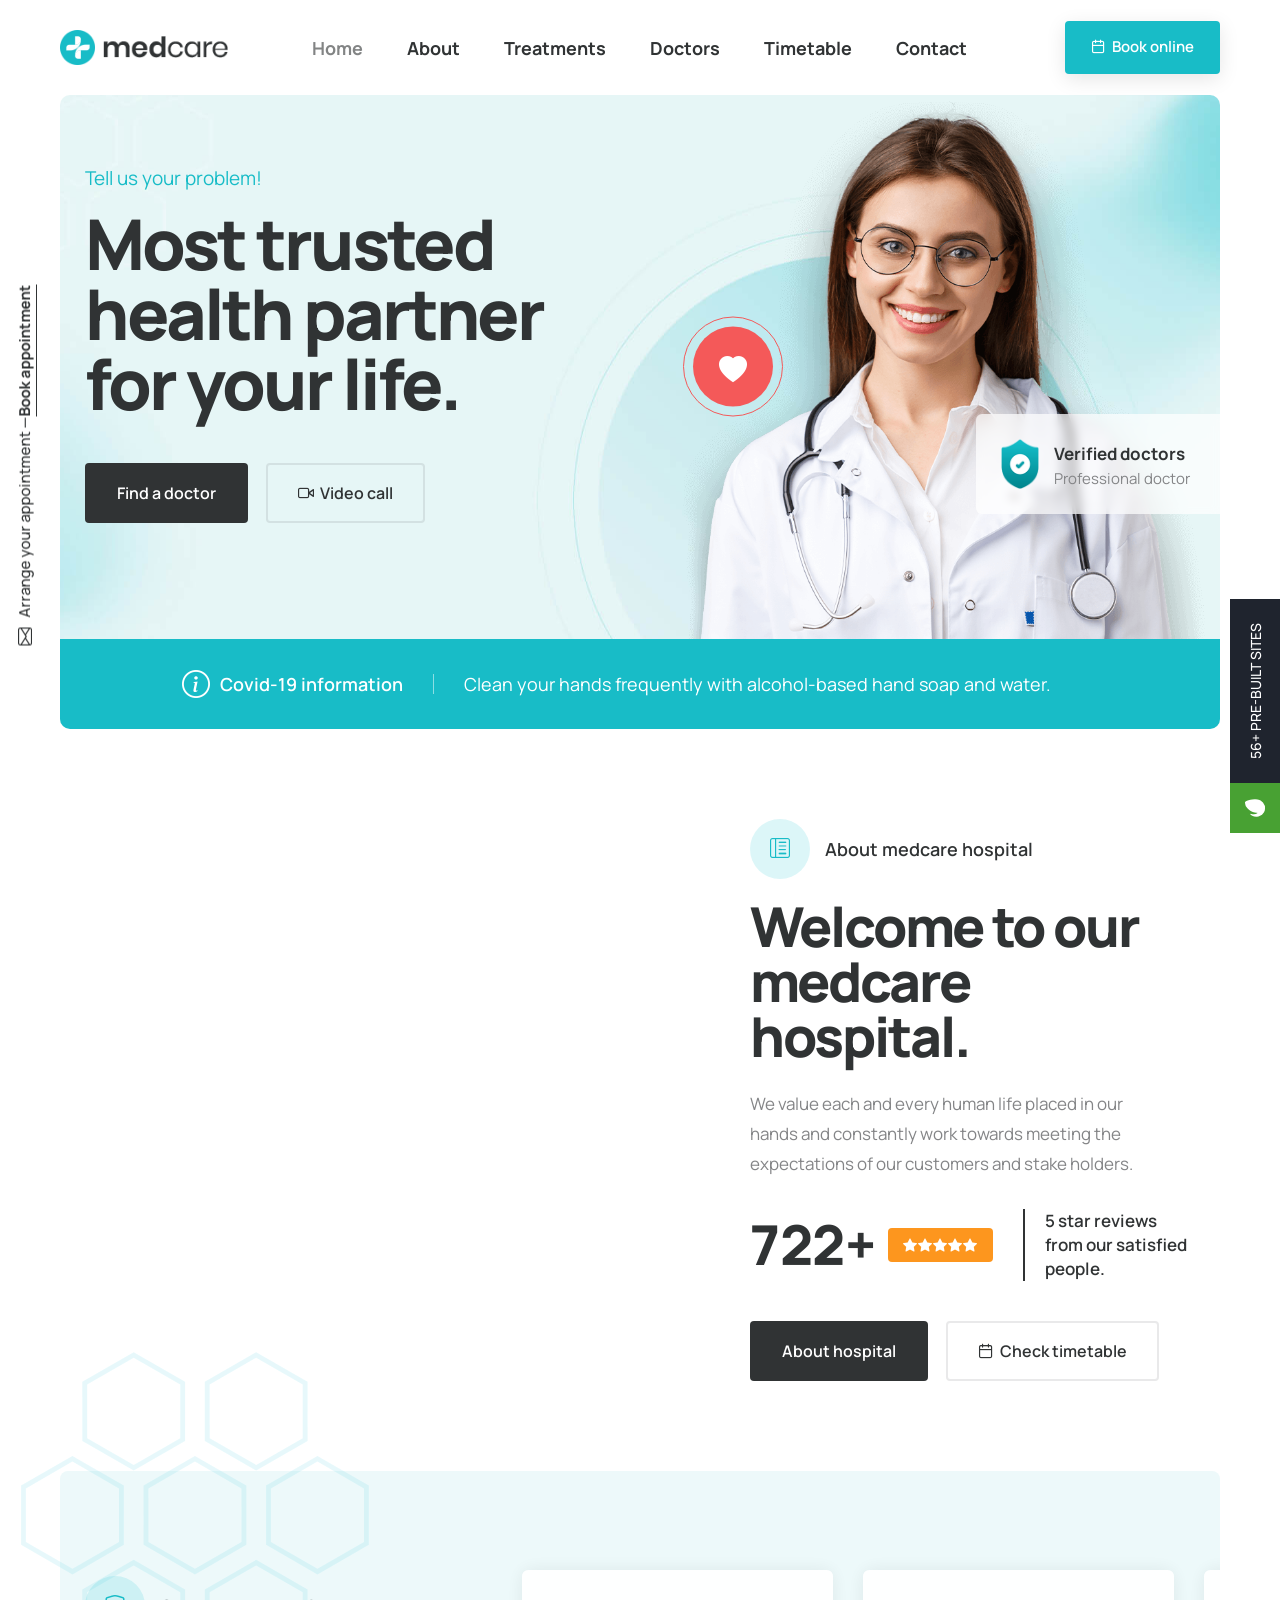
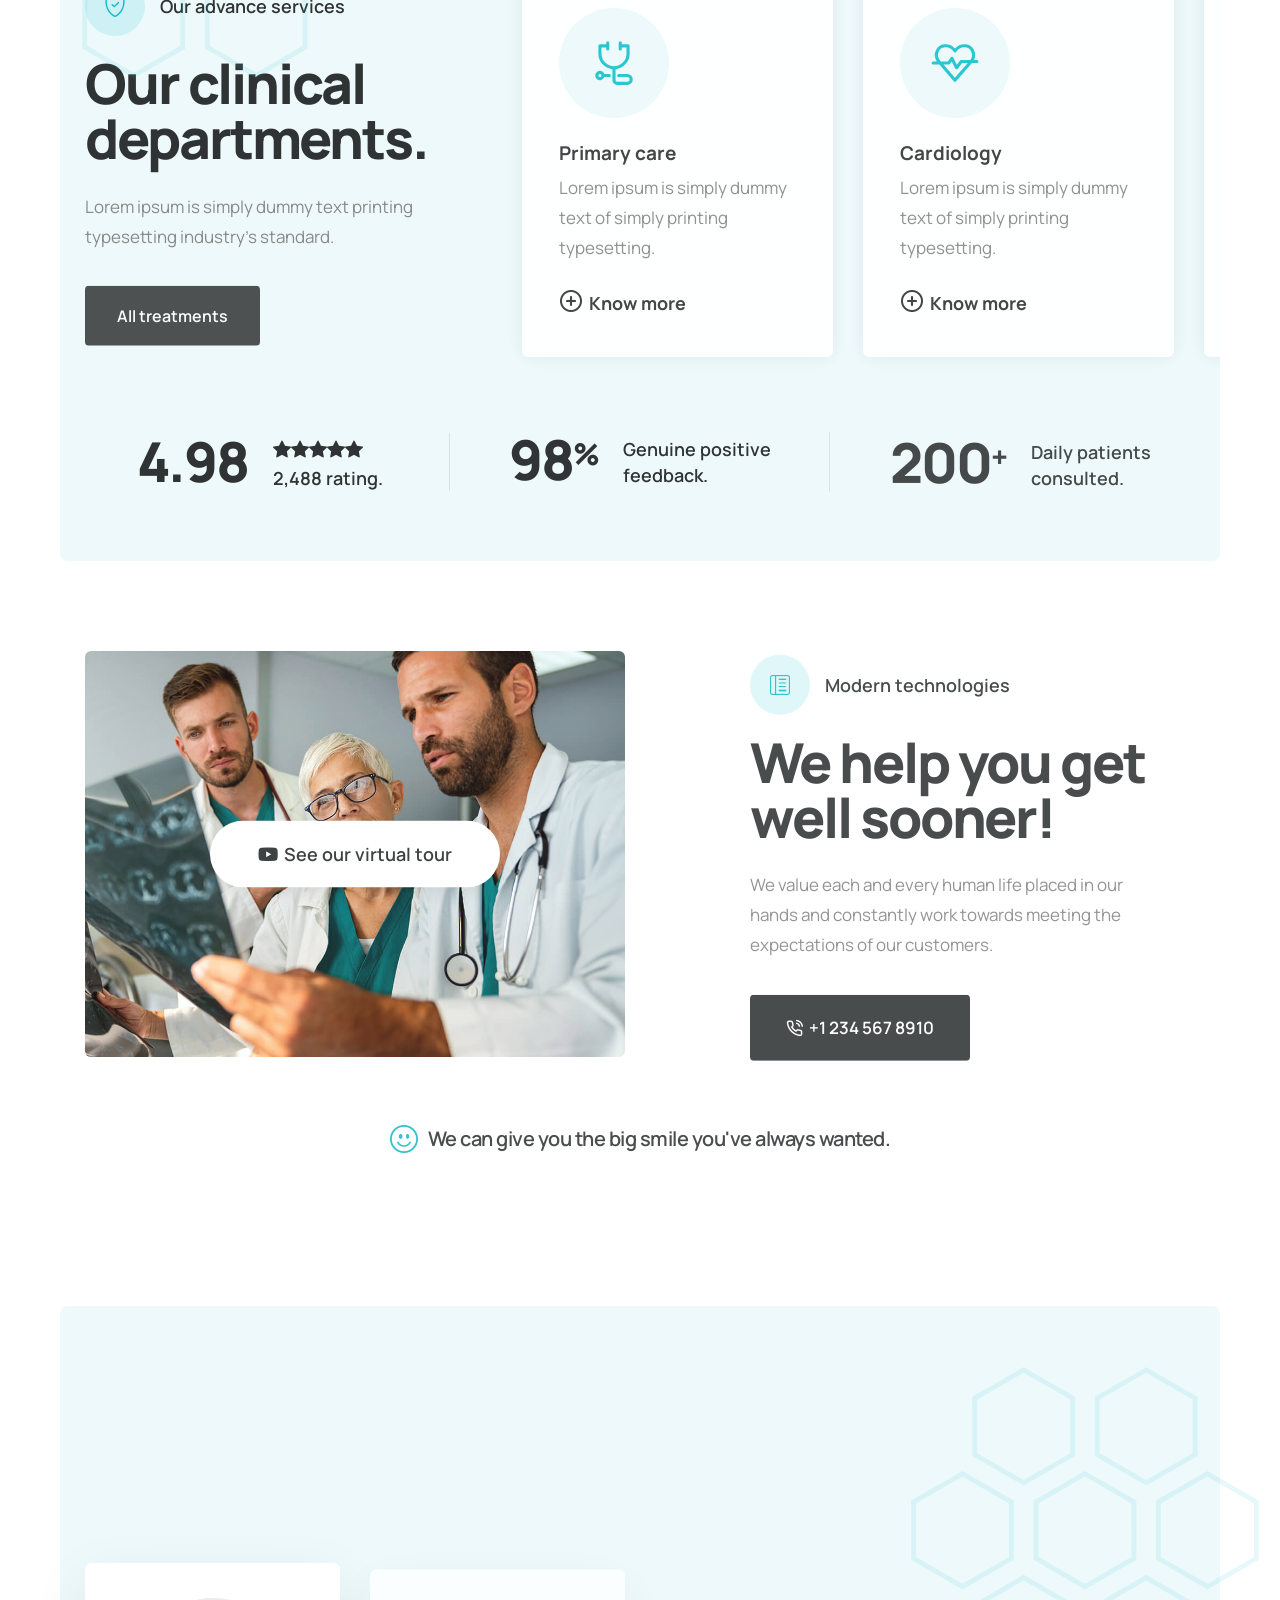
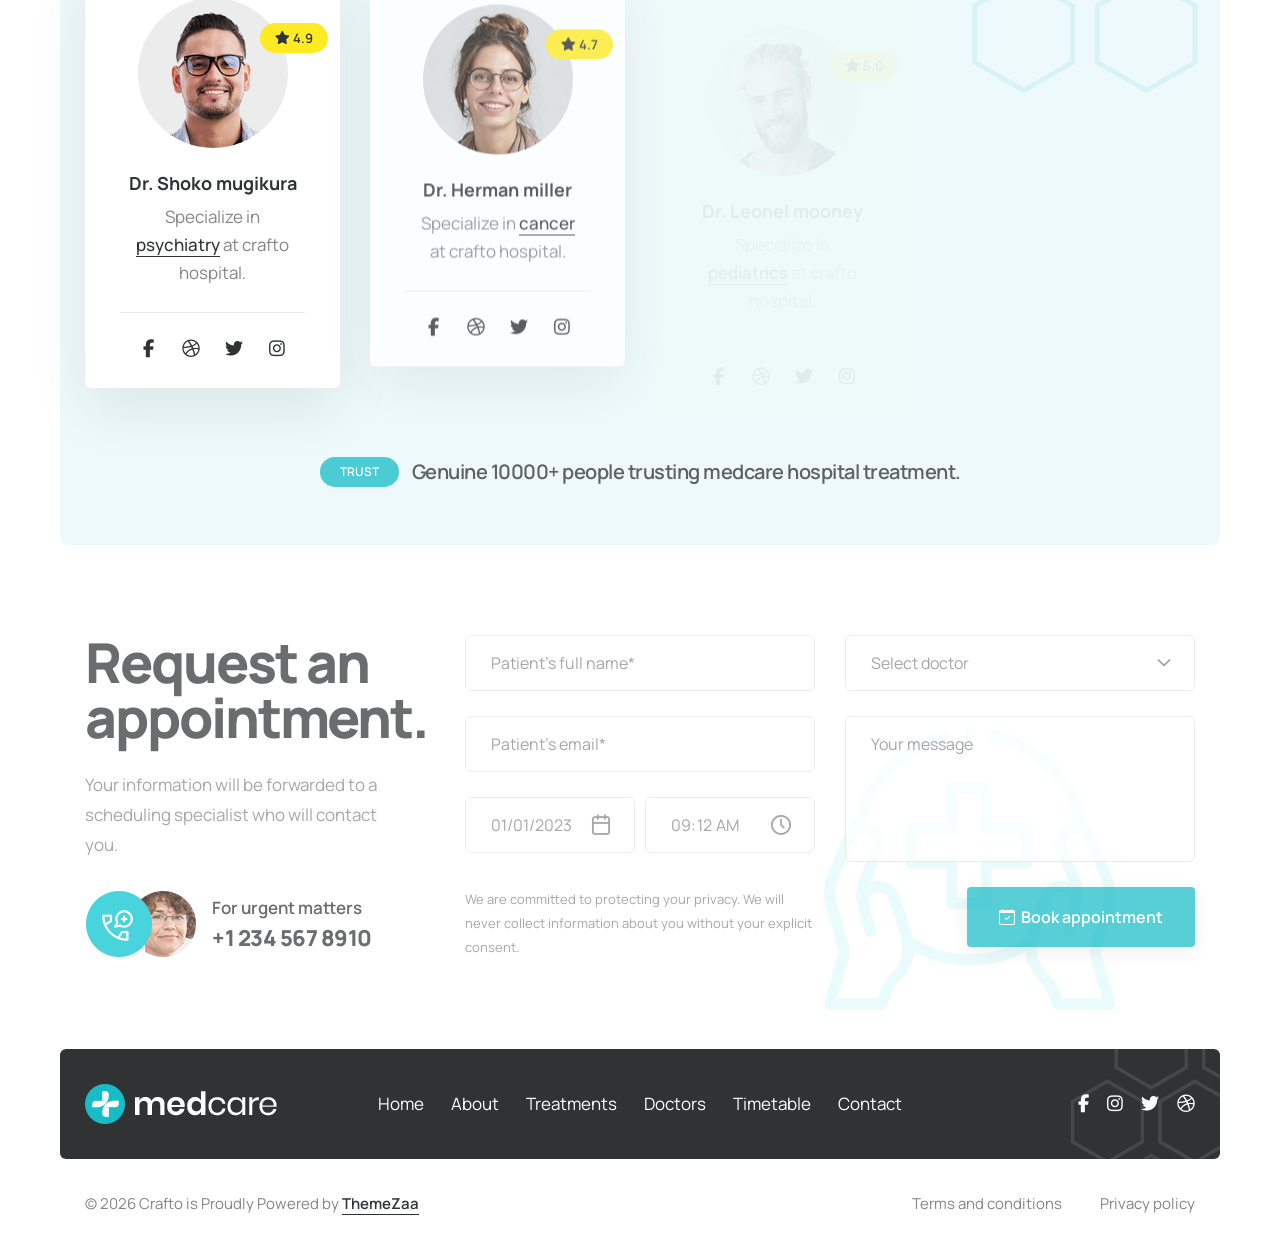
<file: index.html>
<!DOCTYPE html>
<html class="no-js" lang="en">
  <head>
    <title>Crafto - The Multipurpose HTML5 Template</title>
    <meta charset="utf-8" />
    <meta http-equiv="X-UA-Compatible" content="IE=edge" />
    <meta name="author" content="ThemeZaa" />
    <meta name="viewport" content="width=device-width,initial-scale=1.0" />
    <meta
      name="description"
      content="Elevate your online presence with Crafto - a modern, versatile, multipurpose Bootstrap 5 responsive HTML5, SCSS template using highly creative 56+ ready demos."
    />
    <!-- favicon icon -->
    <link rel="shortcut icon" href="images/favicon.png" />
    <link rel="apple-touch-icon" href="images/apple-touch-icon-57x57.png" />
    <link
      rel="apple-touch-icon"
      sizes="72x72"
      href="images/apple-touch-icon-72x72.png"
    />
    <link
      rel="apple-touch-icon"
      sizes="114x114"
      href="images/apple-touch-icon-114x114.png"
    />
    <!-- google fonts preconnect -->
    <link rel="preconnect" href="https://fonts.googleapis.com" crossorigin />
    <link rel="preconnect" href="https://fonts.gstatic.com" crossorigin />
    <!-- style sheets and font icons  -->
    <link rel="stylesheet" href="css/vendors.min.css" />
    <link rel="stylesheet" href="css/icon.min.css" />
    <link rel="stylesheet" href="css/style.min.css" />
    <link rel="stylesheet" href="css/responsive.min.css" />
    <link rel="stylesheet" href="demos/medical/medical.css" />
  </head>
  <body data-mobile-nav-style="classic">
    <div class="box-layout">
      <!-- start header -->
      <header>
        <!-- start navigation -->
        <nav
          class="navbar navbar-expand-lg header-light bg-white disable-fixed"
        >
          <div class="container-fluid">
            <div class="col-auto col-lg-2 me-lg-0 me-auto">
              <a class="navbar-brand" href="demo-medical.html">
                <img
                  src="images/demo-medical-logo-black.png"
                  data-at2x="images/demo-medical-logo-black@2x.png"
                  alt=""
                  class="default-logo"
                />
                <img
                  src="images/demo-medical-logo-black.png"
                  data-at2x="images/demo-medical-logo-black@2x.png"
                  alt=""
                  class="alt-logo"
                />
                <img
                  src="images/demo-medical-logo-black.png"
                  data-at2x="images/demo-medical-logo-black@2x.png"
                  alt=""
                  class="mobile-logo"
                />
              </a>
            </div>
            <div class="col-auto col-lg-8 menu-order position-static">
              <button
                class="navbar-toggler float-start"
                type="button"
                data-bs-toggle="collapse"
                data-bs-target="#navbarNav"
                aria-controls="navbarNav"
                aria-label="Toggle navigation"
              >
                <span class="navbar-toggler-line"></span>
                <span class="navbar-toggler-line"></span>
                <span class="navbar-toggler-line"></span>
                <span class="navbar-toggler-line"></span>
              </button>
              <div
                class="collapse navbar-collapse justify-content-center"
                id="navbarNav"
              >
                <ul class="navbar-nav">
                  <li class="nav-item">
                    <a href="index.html" class="nav-link">Home</a>
                  </li>
                  <li class="nav-item">
                    <a href="demo-medical-about.html" class="nav-link">About</a>
                  </li>
                  <li class="nav-item">
                    <a href="demo-medical-treatments.html" class="nav-link"
                      >Treatments</a
                    >
                  </li>
                  <li class="nav-item">
                    <a href="demo-medical-doctors.html" class="nav-link"
                      >Doctors</a
                    >
                  </li>
                  <li class="nav-item">
                    <a href="demo-medical-timetable.html" class="nav-link"
                      >Timetable</a
                    >
                  </li>
                  <li class="nav-item">
                    <a href="demo-medical-contact.html" class="nav-link"
                      >Contact</a
                    >
                  </li>
                </ul>
              </div>
            </div>
            <div class="col-auto col-lg-2 text-end d-none d-sm-flex">
              <div class="header-icon">
                <div class="header-button">
                  <a
                    href="demo-medical-appointment.html"
                    class="btn btn-small btn-switch-text btn-base-color left-icon btn-round-edge btn-box-shadow"
                  >
                    <span>
                      <span><i class="feather icon-feather-calendar"></i></span>
                      <span class="btn-double-text" data-text="Book online"
                        >Book online</span
                      >
                    </span>
                  </a>
                </div>
              </div>
            </div>
          </div>
        </nav>
        <!-- end navigation -->
      </header>
      <!-- end header -->
      <!-- start banner -->
      <section
        class="top-space-margin overflow-hidden position-relative p-0 border-radius-10px lg-no-border-radius"
        data-parallax-background-ratio="0.5"
        style="background-image: url(images/demo-medical-hero-banner-bg.jpg)"
      >
        <div class="container h-100">
          <div class="row justify-content-md-center">
            <div
              class="col-xxl-5 col-xl-6 col-lg-7 pt-13 xl-pt-6 lg-pb-17 md-pb-6 sm-pt-40px text-center text-lg-start"
              data-anime='{ "el": "childs", "translateY": [50, 0], "opacity": [0,1], "duration": 600, "delay": 0, "staggervalue": 300, "easing": "easeOutQuad" }'
            >
              <span class="fs-19 mb-15px d-block text-base-color"
                >Tell us your problem!</span
              >
              <h1
                class="text-dark-gray fw-800 xs-fs-65 ls-minus-3px mb-45px d-block"
              >
                Most trusted health partner for your life.
              </h1>
              <a
                href="demo-medical-appointment.html"
                class="btn btn-medium btn-switch-text btn-dark-gray btn-round-edge me-15px xs-me-5px"
              >
                <span>
                  <span class="btn-double-text" data-text="Trusted doctor"
                    >Find a doctor</span
                  >
                </span>
              </a>
              <a
                href="demo-medical-appointment.html"
                class="btn btn-medium btn-switch-text left-icon btn-transparent-light-gray border-color-transparent-dark-gray btn-round-edge"
              >
                <span>
                  <span><i class="feather icon-feather-video"></i></span>
                  <span class="btn-double-text" data-text="Video call"
                    >Video call</span
                  >
                </span>
              </a>
            </div>
            <div
              class="col-xxl-7 col-xl-6 col-lg-5 col-md-10 position-relative align-self-end lg-pb-8 md-pb-1 sm-pb-10 xs-pb-30"
            >
              <div
                class="w-85px h-85px border-radius-100 d-flex align-items-center justify-content-center position-absolute z-index-9 left-50px lg-left-5px sm-left-30px top-100px lg-top-30px mt-30 translate-middle-y"
                data-anime='{ "opacity": [0,1], "duration": 800, "delay": 200, "staggervalue": 300, "easing": "easeOutQuad" }'
              >
                <div
                  class="bg-red video-icon-box video-icon-medium feature-box-icon-rounded w-80px h-80px rounded-circle d-flex align-items-center justify-content-center"
                >
                  <span>
                    <span class="video-icon">
                      <i
                        class="bi bi-heart-fill icon-very-medium text-white position-relative top-3px m-0"
                      ></i>
                      <span class="video-icon-sonar">
                        <span
                          class="video-icon-sonar-bfr border border-1 border-color-red"
                        ></span>
                      </span>
                    </span>
                  </span>
                </div>
              </div>
              <figure class="outside-box-right-2 position-relative">
                <img src="images/demo-medical-hero-banner-01.png" alt="" />
                <figcaption
                  class="blur-box bg-white-transparent position-absolute border-radius-6px top-50 right-minus-50px xl-right-minus-5px lg-right-minus-10px sm-right-5px w-250px p-25px text-center last-paragraph-no-margin animation-float"
                >
                  <!-- start features box item -->
                  <div class="icon-with-text-style-08">
                    <div
                      class="feature-box feature-box-left-icon-middle overflow-hidden"
                    >
                      <div class="feature-box-icon me-15px">
                        <img
                          src="images/demo-medical-hero-banner-icon-01.png"
                          class="h-50px"
                          alt=""
                        />
                      </div>
                      <div class="feature-box-content last-paragraph-no-margin">
                        <span class="d-inline-block fs-17 fw-700 text-dark-gray"
                          >Verified doctors</span
                        >
                        <p class="lh-20 fs-15">Professional doctor</p>
                      </div>
                    </div>
                  </div>
                  <!-- end features box item -->
                </figcaption>
              </figure>
            </div>
          </div>
        </div>
        <div
          class="bg-base-color position-absolute bottom-0px w-100 pt-30px pb-30px"
        >
          <div class="container">
            <div class="row align-items-center justify-content-center">
              <div class="col-auto md-mb-10px">
                <div class="d-flex align-items-center text-white">
                  <i class="bi bi-info-circle icon-very-medium me-10px"></i>
                  <span class="fw-600 fs-18">Covid-19 information</span>
                  <span
                    class="h-20px w-1px d-none d-lg-block bg-white opacity-5 ms-30px"
                  ></span>
                </div>
              </div>
              <div
                class="col-xl-7 col-lg-8 text-white text-center text-lg-start"
              >
                <div
                  class="swiper slider-one-slide"
                  data-slider-options='{ "slidesPerView": 1, "spaceBetween": 20, "loop": true, "pagination": { "el": ".slider-one-slide-pagination", "clickable": true }, "autoplay": { "delay": 2000, "disableOnInteraction": false }, "navigation": { "nextEl": ".swiper-button-next-nav", "prevEl": ".swiper-button-previous-nav" }, "keyboard": { "enabled": true, "onlyInViewport": true }, "effect": "slide" }'
                >
                  <div class="swiper-wrapper align-items-center">
                    <!-- start text slider item -->
                    <div class="fs-18 swiper-slide">
                      Get vaccinated as soon as it's your turn and follow
                      guidance on vaccination.
                    </div>
                    <!-- end text slider item -->
                    <!-- start text slider item -->
                    <div class="fs-18 swiper-slide">
                      Clean your hands frequently with alcohol-based hand soap
                      and water.
                    </div>
                    <!-- end text slider item -->
                    <!-- start text slider item -->
                    <div class="fs-18 swiper-slide">
                      Cover your mouth and nose with a bent elbow or tissue when
                      you cough.
                    </div>
                    <!-- end text slider item -->
                  </div>
                  <!-- start slider navigation -->
                  <!-- <div class="swiper-button-previous-nav swiper-button-prev"><i class="bi bi-arrow-left icon-extra-medium text-dark-gray d-flex"></i></div>
                                    <div class="swiper-button-next-nav swiper-button-next"><i class="bi bi-arrow-right icon-extra-medium text-dark-gray d-flex"></i></div> -->
                  <!-- end slider pagination -->
                </div>
              </div>
            </div>
          </div>
        </div>
      </section>
      <!-- end banner -->
      <!-- start section -->
      <section>
        <div class="container">
          <div class="row align-items-center justify-content-center">
            <div
              class="col-lg-6 col-md-10 md-mb-15 xs-mb-20 offset-lg-0 offset-md-1 position-relative"
            >
              <div
                class="w-75"
                data-animation-delay="200"
                data-shadow-animation="true"
                data-bottom-top="transform: translateY(50px)"
                data-top-bottom="transform: translateY(-50px)"
              >
                <img
                  src="images/demo-medical-home-02.jpg"
                  alt=""
                  class="border-radius-6px w-100"
                />
                <div
                  class="position-absolute left-minus-70px lg-left-minus-15px md-left-minus-50px bottom-130px lg-bottom-90px md-mb-50px d-none d-md-flex flex-column align-items-center justify-content-center w-140px h-140px bg-white border-radius-100 p-10px box-shadow-quadruple-large"
                  data-anime='{"translateY": [-15, 0], "scale": [0.5, 1], "opacity": [0,1], "duration": 800, "delay": 800, "staggervalue": 300, "easing": "easeOutQuad" }'
                >
                  <img
                    src="images/demo-medical-home-06.png"
                    class="position-absolute top-50 translate-middle-y"
                    alt=""
                  />
                  <img
                    src="images/demo-medical-home-07.png"
                    class="animation-rotation"
                    alt=""
                  />
                </div>
              </div>
              <div
                class="w-55 overflow-hidden position-absolute right-15px bottom-minus-50px"
                data-shadow-animation="true"
                data-animation-delay="100"
                data-bottom-top="transform: translateY(-20px)"
                data-top-bottom="transform: translateY(20px)"
              >
                <img
                  src="images/demo-medical-home-03.jpg"
                  alt=""
                  class="border-radius-6px box-shadow-quadruple-large w-100"
                />
              </div>
            </div>
            <div
              class="col-xl-5 offset-xl-1 col-lg-6 text-right text-md-start"
              data-anime='{ "opacity": [0,1], "duration": 600, "delay": 100, "staggervalue": 150, "easing": "easeOutQuad" }'
            >
              <span
                class="fs-18 fw-600 text-dark-gray mb-20px d-flex align-items-center"
                ><span
                  class="text-center w-60px h-60px d-flex justify-content-center align-items-center rounded-circle bg-light-sea-green-transparent-light align-middle me-15px"
                  ><i
                    class="bi bi-layout-text-sidebar-reverse text-base-color fs-20"
                  ></i></span
                >About medcare hospital</span
              >
              <h2 class="fw-800 text-dark-gray ls-minus-2px">
                Welcome to our medcare hospital.
              </h2>
              <p class="mb-30px w-95 lg-w-100 xs-mb-25px">
                We value each and every human life placed in our hands and
                constantly work towards meeting the expectations of our
                customers and stake holders.
              </p>
              <div class="row align-items-center text-right text-sm-start">
                <div class="col-sm-auto xs-mb-10px">
                  <h2
                    class="alt-font text-dark-gray mb-0 d-inline-block align-middle me-10px fw-800"
                  >
                    722+
                  </h2>
                  <div
                    class="text-center bg-golden-yellow text-white fs-14 ls-1px border-radius-4px d-inline-block ps-15px pe-15px lh-34 align-middle me-5px"
                  >
                    <i class="bi bi-star-fill"></i
                    ><i class="bi bi-star-fill"></i
                    ><i class="bi bi-star-fill"></i
                    ><i class="bi bi-star-fill"></i
                    ><i class="bi bi-star-fill"></i>
                  </div>
                </div>
                <div
                  class="col-sm border-start border-2 border-color-dark-gray ps-25px ms-10px xl-ps-20px xs-border-start-0 xs-ps-15px xs-pe-15px xs-m-0"
                >
                  <p class="m-0 lh-24 text-dark-gray fw-600">
                    5 star reviews from our satisfied people.
                  </p>
                </div>
              </div>
              <div class="d-inline-block mt-40px xs-mt-30px">
                <a
                  href="demo-medical-about.html"
                  class="btn btn-medium btn-switch-text btn-dark-gray btn-round-edge me-15px xs-me-5px"
                >
                  <span>
                    <span class="btn-double-text" data-text="Trusted doctor"
                      >About hospital</span
                    >
                  </span>
                </a>
                <a
                  href="demo-medical-timetable.html"
                  class="btn btn-medium btn-switch-text left-icon btn-transparent-light-gray border-color-transparent-dark-gray btn-round-edge xs-mt-15px"
                >
                  <span>
                    <span><i class="feather icon-feather-calendar"></i></span>
                    <span class="btn-double-text" data-text="Check timetable"
                      >Check timetable</span
                    >
                  </span>
                </a>
              </div>
            </div>
          </div>
        </div>
      </section>
      <!-- end section -->
      <!-- start section -->
      <section class="pt-0 position-relative">
        <div
          class="position-absolute top-minus-70px lg-top-minus-50px left-minus-80px xxl-left-minus-40px lg-left-30px lg-w-300px opacity-1 w-350px z-index-1 d-none d-lg-inline-block"
        >
          <img
            src="images/demo-medical-pattern.svg"
            alt=""
            data-bottom-top="transform: translateY(-50px)"
            data-top-bottom="transform: translateY(50px)"
          />
        </div>
        <div
          class="bg-light-turquoise-blue border-radius-8px lg-no-border-radius pt-6 pb-6 md-pt-50px md-pb-50px overflow-hidden position-relative"
        >
          <div class="container">
            <div class="row align-items-center">
              <div
                class="col-xl-4 col-lg-5 md-mb-30px"
                data-anime='{"el": "childs", "translateY": [30, 0], "opacity": [0,1], "duration": 800, "delay": 0, "staggervalue": 150, "easing": "easeOutQuad" }'
              >
                <span
                  class="fs-18 fw-600 text-dark-gray mb-20px d-flex align-items-center"
                  ><span
                    class="text-center w-60px h-60px d-flex justify-content-center align-items-center rounded-circle bg-light-sea-green-transparent-light align-middle me-15px"
                    ><i
                      class="bi bi bi-shield-check text-base-color fs-22"
                    ></i></span
                  >Our advance services</span
                >
                <h2 class="fw-800 text-dark-gray ls-minus-2px">
                  Our clinical departments.
                </h2>
                <p class="mb-30px">
                  Lorem ipsum is simply dummy text printing typesetting
                  industry's standard.
                </p>
                <a
                  href="demo-medical-treatments.html"
                  class="btn btn-medium btn-switch-text btn-dark-gray btn-round-edge"
                >
                  <span>
                    <span class="btn-double-text" data-text="All treatments"
                      >All treatments</span
                    >
                  </span>
                </a>
              </div>
              <div class="col-xl-8 ps-5 col-lg-7">
                <div
                  class="outside-box-right-25 sm-outside-box-right-0"
                  data-anime='{ "translateY": [0, 0], "opacity": [0,1], "duration": 1200, "delay": 100, "staggervalue": 150, "easing": "easeOutQuad" }'
                >
                  <div
                    class="swiper magic-cursor ps-15px md-ps-0"
                    data-slider-options='{ "slidesPerView": 1, "spaceBetween": 30, "loop": true, "autoplay": { "delay": 4000, "disableOnInteraction": false },  "pagination": { "el": ".slider-four-slide-pagination-1", "clickable": true, "dynamicBullets": false }, "keyboard": { "enabled": true, "onlyInViewport": true }, "breakpoints": { "1200": { "slidesPerView": 3 }, "768": { "slidesPerView": 2 }, "320": { "slidesPerView": 1 } }, "effect": "slide" }'
                  >
                    <div class="swiper-wrapper pt-30px pb-20px">
                      <!-- start slider item -->
                      <div class="swiper-slide">
                        <!-- start features box item -->
                        <div
                          class="icon-with-text-style-02 transition-inner-all"
                        >
                          <div
                            class="feature-box bg-white text-start hover-box dark-hover border-radius-6px p-15 xl-p-12 box-shadow-medium"
                          >
                            <div
                              class="feature-box-icon feature-box-icon-rounded w-110px h-110px bg-light-turquoise-blue rounded-circle mb-20px"
                            >
                              <img
                                src="images/demo-medical-icon-01.svg"
                                class="w-50px"
                                alt=""
                              />
                            </div>
                            <div class="feature-box-content">
                              <span
                                class="d-block text-dark-gray fs-19 fw-700 mb-5px"
                                >Primary care</span
                              >
                              <p class="text-light-opacity">
                                Lorem ipsum is simply dummy text of simply
                                printing typesetting.
                              </p>
                              <a
                                href="demo-medical-treatments.html"
                                class="btn btn-extra-large btn-link text-dark-gray border-bottom-0 left-icon fw-700"
                                ><i
                                  class="feather icon-feather-plus-circle icon-extra-medium ms-0"
                                ></i
                                >Know more</a
                              >
                            </div>
                            <div
                              class="feature-box-overlay bg-base-color border-radius-6px"
                            ></div>
                          </div>
                        </div>
                        <!-- end features box item -->
                      </div>
                      <!-- end slider item -->
                      <!-- start slider item -->
                      <div class="swiper-slide">
                        <!-- start features box item -->
                        <div
                          class="icon-with-text-style-02 transition-inner-all"
                        >
                          <div
                            class="feature-box bg-white text-start hover-box dark-hover border-radius-6px p-15 xl-p-12 box-shadow-medium"
                          >
                            <div
                              class="feature-box-icon feature-box-icon-rounded w-110px h-110px bg-light-turquoise-blue rounded-circle mb-20px"
                            >
                              <img
                                src="images/demo-medical-icon-02.svg"
                                class="w-50px"
                                alt=""
                              />
                            </div>
                            <div class="feature-box-content">
                              <span
                                class="d-block text-dark-gray fs-19 fw-700 mb-5px"
                                >Cardiology</span
                              >
                              <p class="text-light-opacity">
                                Lorem ipsum is simply dummy text of simply
                                printing typesetting.
                              </p>
                              <a
                                href="demo-medical-treatments.html"
                                class="btn btn-extra-large btn-link text-dark-gray border-bottom-0 left-icon fw-700"
                                ><i
                                  class="feather icon-feather-plus-circle icon-extra-medium ms-0"
                                ></i
                                >Know more</a
                              >
                            </div>
                            <div
                              class="feature-box-overlay bg-base-color border-radius-6px"
                            ></div>
                          </div>
                        </div>
                        <!-- end features box item -->
                      </div>
                      <!-- end slider item -->
                      <!-- start slider item -->
                      <div class="swiper-slide">
                        <!-- start features box item -->
                        <div
                          class="icon-with-text-style-02 transition-inner-all"
                        >
                          <div
                            class="feature-box bg-white text-start hover-box dark-hover border-radius-6px p-15 xl-p-12 box-shadow-medium"
                          >
                            <div
                              class="feature-box-icon feature-box-icon-rounded w-110px h-110px bg-light-turquoise-blue rounded-circle mb-20px"
                            >
                              <img
                                src="images/demo-medical-icon-03.svg"
                                class="w-50px"
                                alt=""
                              />
                            </div>
                            <div class="feature-box-content">
                              <span
                                class="d-block text-dark-gray fs-19 fw-700 mb-5px"
                                >General surgery</span
                              >
                              <p class="text-light-opacity">
                                Lorem ipsum is simply dummy text of simply
                                printing typesetting.
                              </p>
                              <a
                                href="demo-medical-treatments.html"
                                class="btn btn-extra-large btn-link text-dark-gray border-bottom-0 left-icon fw-700"
                                ><i
                                  class="feather icon-feather-plus-circle icon-extra-medium ms-0"
                                ></i
                                >Know more</a
                              >
                            </div>
                            <div
                              class="feature-box-overlay bg-base-color border-radius-6px"
                            ></div>
                          </div>
                        </div>
                        <!-- end features box item -->
                      </div>
                      <!-- end slider item -->
                      <!-- start slider item -->
                      <div class="swiper-slide">
                        <!-- start features box item -->
                        <div
                          class="icon-with-text-style-02 transition-inner-all"
                        >
                          <div
                            class="feature-box bg-white text-start hover-box dark-hover border-radius-6px p-15 xl-p-12 box-shadow-medium"
                          >
                            <div
                              class="feature-box-icon feature-box-icon-rounded w-110px h-110px bg-light-turquoise-blue rounded-circle mb-20px"
                            >
                              <img
                                src="images/demo-medical-icon-04.svg"
                                class="w-50px"
                                alt=""
                              />
                            </div>
                            <div class="feature-box-content">
                              <span
                                class="d-block text-dark-gray fs-19 fw-700 mb-5px"
                                >Blood test</span
                              >
                              <p class="text-light-opacity">
                                Lorem ipsum is simply dummy text of simply
                                printing typesetting.
                              </p>
                              <a
                                href="demo-medical-treatments.html"
                                class="btn btn-extra-large btn-link text-dark-gray border-bottom-0 left-icon fw-700"
                                ><i
                                  class="feather icon-feather-plus-circle icon-extra-medium ms-0"
                                ></i
                                >Know more</a
                              >
                            </div>
                            <div
                              class="feature-box-overlay bg-base-color border-radius-6px"
                            ></div>
                          </div>
                        </div>
                        <!-- end features box item -->
                      </div>
                      <!-- start slider item -->
                      <!-- start slider item -->
                      <div class="swiper-slide">
                        <!-- start features box item -->
                        <div
                          class="icon-with-text-style-02 transition-inner-all"
                        >
                          <div
                            class="feature-box bg-white text-start hover-box dark-hover border-radius-6px p-15 xl-p-12 box-shadow-medium"
                          >
                            <div
                              class="feature-box-icon feature-box-icon-rounded w-110px h-110px bg-light-turquoise-blue rounded-circle mb-20px"
                            >
                              <img
                                src="images/demo-medical-icon-02.svg"
                                class="w-50px"
                                alt=""
                              />
                            </div>
                            <div class="feature-box-content">
                              <span
                                class="d-block text-dark-gray fs-19 fw-700 mb-5px"
                                >Cardiology</span
                              >
                              <p class="text-light-opacity">
                                Lorem ipsum is simply dummy text of simply
                                printing typesetting.
                              </p>
                              <a
                                href="demo-medical-treatments.html"
                                class="btn btn-extra-large btn-link text-dark-gray border-bottom-0 left-icon fw-700"
                                ><i
                                  class="feather icon-feather-plus-circle icon-extra-medium ms-0"
                                ></i
                                >Know more</a
                              >
                            </div>
                            <div
                              class="feature-box-overlay bg-base-color border-radius-6px"
                            ></div>
                          </div>
                        </div>
                        <!-- end features box item -->
                      </div>
                      <!-- start slider item -->
                      <div class="swiper-slide">
                        <!-- start features box item -->
                        <div
                          class="icon-with-text-style-02 transition-inner-all"
                        >
                          <div
                            class="feature-box bg-white text-start hover-box dark-hover border-radius-6px p-15 xl-p-12 box-shadow-medium"
                          >
                            <div
                              class="feature-box-icon feature-box-icon-rounded w-110px h-110px bg-light-turquoise-blue rounded-circle mb-20px"
                            >
                              <img
                                src="images/demo-medical-icon-03.svg"
                                class="w-50px"
                                alt=""
                              />
                            </div>
                            <div class="feature-box-content">
                              <span
                                class="d-block text-dark-gray fs-19 fw-700 mb-5px"
                                >General surgery</span
                              >
                              <p class="text-light-opacity">
                                Lorem ipsum is simply dummy text of simply
                                printing typesetting.
                              </p>
                              <a
                                href="demo-medical-treatments.html"
                                class="btn btn-extra-large btn-link text-dark-gray border-bottom-0 left-icon fw-700"
                                ><i
                                  class="feather icon-feather-plus-circle icon-extra-medium ms-0"
                                ></i
                                >Know more</a
                              >
                            </div>
                            <div
                              class="feature-box-overlay bg-base-color border-radius-6px"
                            ></div>
                          </div>
                        </div>
                        <!-- end features box item -->
                      </div>
                      <!-- end slider item -->
                    </div>
                  </div>
                </div>
              </div>
            </div>
            <div
              class="row row-cols-1 row-cols-lg-3 row-cols-sm-2 mt-5 align-items-center justify-content-center"
              data-anime='{ "el": "childs", "translateY": [30, 0], "opacity": [0,1], "duration": 800, "delay": 0, "staggervalue": 200, "easing": "easeOutQuad" }'
            >
              <!-- start content box item -->
              <div
                class="col md-mb-40px border-end xs-border-end-0 border-color-transparent-dark-very-light"
              >
                <div
                  class="d-flex flex-column flex-md-row justify-content-center align-items-center text-center text-md-start"
                >
                  <div class="flex-shrink-0 me-25px sm-me-0">
                    <h2 class="mb-0 text-dark-gray fw-800 ls-minus-2px">
                      4.98
                    </h2>
                  </div>
                  <div>
                    <div
                      class="fs-18 lh-32 last-paragraph-no-margin text-dark-gray"
                    >
                      <i class="bi bi-star-fill text-dark-gray"></i
                      ><i class="bi bi-star-fill"></i
                      ><i class="bi bi-star-fill"></i
                      ><i class="bi bi-star-fill"></i
                      ><i class="bi bi-star-fill"></i>
                    </div>
                    <span class="fs-18 lh-26 d-block fw-600 text-dark-gray"
                      >2,488 rating.</span
                    >
                  </div>
                </div>
              </div>
              <!-- end content box item -->
              <!-- start content box item -->
              <div
                class="col md-mb-40px border-end md-border-end-0 border-color-transparent-dark-very-light"
              >
                <div
                  class="d-flex flex-column flex-md-row justify-content-center align-items-center text-center text-md-start"
                >
                  <div class="flex-shrink-0 me-25px sm-me-0">
                    <h2 class="mb-0 text-dark-gray fw-800 ls-minus-2px">
                      98<sup class="fs-30">%</sup>
                    </h2>
                  </div>
                  <div>
                    <span class="fs-18 text-dark-gray lh-26 d-block fw-600"
                      >Genuine positive<br />
                      feedback.</span
                    >
                  </div>
                </div>
              </div>
              <!-- end content box item -->
              <!-- start content box item -->
              <div class="col text-dark-gray fw-600">
                <div
                  class="d-flex flex-column flex-md-row justify-content-center align-items-center text-center text-md-start"
                >
                  <div class="flex-shrink-0 me-25px sm-me-0">
                    <h2 class="mb-0 text-dark-gray fw-800 ls-minus-2px">
                      200<sup class="fs-30">+</sup>
                    </h2>
                  </div>
                  <div>
                    <span class="fs-18 lh-26 d-block fw-600"
                      >Daily patients<br />consulted.</span
                    >
                  </div>
                </div>
              </div>
              <!-- end content box item -->
            </div>
          </div>
        </div>
      </section>
      <!-- end section -->
      <!-- start section -->
      <section class="overlap-height py-0">
        <div class="container overlap-gap-section">
          <div class="row align-items-center justify-content-center">
            <div
              class="col-lg-6 md-mb-50px position-relative"
              data-anime='{ "translateY": [0, 0], "opacity": [0,1], "duration": 1200, "delay": 50, "staggervalue": 150, "easing": "easeOutQuad" }'
            >
              <div class="atropos" data-atropos data-atropos-perspective="2450">
                <div class="atropos-scale">
                  <div class="atropos-rotate">
                    <div class="atropos-inner">
                      <img
                        src="images/demo-medical-home-04.jpg"
                        alt=""
                        class="border-radius-6px"
                      />
                    </div>
                  </div>
                </div>
              </div>
              <div
                class="absolute-middle-center text-white-space-nowrap z-index-9"
              >
                <a
                  href="https://www.youtube.com/watch?v=cfXHhfNy7tU"
                  class="btn btn-extra-large btn-white left-icon btn-box-shadow btn-rounded popup-youtube"
                  ><i class="fa-brands fa-youtube"></i>See our virtual tour</a
                >
              </div>
            </div>
            <div
              class="col-xl-5 offset-xl-1 col-lg-6"
              data-anime='{ "translateY": [30, 0], "opacity": [0,1], "duration": 1200, "delay": 150, "staggervalue": 150, "easing": "easeOutQuad" }'
            >
              <span
                class="fs-18 fw-600 text-dark-gray mb-20px d-flex align-items-center"
                ><span
                  class="text-center w-60px h-60px d-flex justify-content-center align-items-center rounded-circle bg-light-sea-green-transparent-light align-middle me-15px"
                  ><i
                    class="bi bi-layout-text-sidebar-reverse text-base-color fs-20"
                  ></i></span
                >Modern technologies</span
              >
              <h2 class="fw-800 text-dark-gray ls-minus-2px">
                We help you get well sooner!
              </h2>
              <p class="mb-35px md-mb-30px w-90 lg-w-100">
                We value each and every human life placed in our hands and
                constantly work towards meeting the expectations of our
                customers.
              </p>
              <a
                href="tel:12345678910"
                class="btn btn-large btn-switch-text btn-dark-gray btn-round-edge left-icon"
              >
                <span>
                  <span><i class="feather icon-feather-phone-call"></i></span>
                  <span class="btn-double-text" data-text="+1 234 567 8910"
                    >+1 234 567 8910</span
                  >
                </span>
              </a>
            </div>
          </div>
          <div
            class="row justify-content-center pt-6 pb-6 md-pt-8 md-pb-8"
            data-anime='{ "translateY": [0, 0], "opacity": [0,1], "duration": 1200, "delay": 150, "staggervalue": 150, "easing": "easeOutQuad" }'
          >
            <div class="col-auto icon-with-text-style-08">
              <div class="feature-box feature-box-left-icon-middle">
                <div class="feature-box-icon me-10px">
                  <i
                    class="bi bi-emoji-smile icon-very-medium text-base-color"
                  ></i>
                </div>
                <div
                  class="feature-box-content text-dark-gray fs-20 fw-600 ls-minus-05px"
                >
                  We can give you the big smile you've always wanted.
                </div>
              </div>
            </div>
          </div>
        </div>
      </section>
      <!-- end section -->
      <!-- start section -->
      <section
        class="bg-light-turquoise-blue border-radius-8px lg-no-border-radius pt-6 pb-6 position-relative z-index-0"
      >
        <div class="container overlap-section mb-5 sm-mb-50px">
          <div
            class="bg-base-color border-radius-6px pt-4 pb-4 ps-6 pe-6 xl-p-4 sm-p-30px"
            data-anime='{ "opacity": [0,1], "duration": 600, "delay": 100, "staggervalue": 300, "easing": "easeOutQuad" }'
          >
            <div class="row justify-content-center align-items-center">
              <div class="col-xl-3 lg-mb-25px text-center text-xl-start">
                <h6 class="text-white fw-700 mb-0 w-80 xl-w-100">
                  Find the right
                  <span
                    class="highlight-separator"
                    data-shadow-animation="true"
                    data-animation-delay="500"
                    >doctor
                    <span
                      ><img src="images/highlight-separator.svg" alt="" /></span
                  ></span>
                  for you.
                </h6>
              </div>
              <div class="col-xl-9">
                <div
                  class="row row-cols-auto row-cols-lg-3 row-cols-md-2 justify-content-center align-items-center"
                >
                  <!-- start process step item -->
                  <div
                    class="col process-step-style-07 position-relative md-mb-30px"
                  >
                    <div class="process-step-item d-flex align-items-center">
                      <div class="process-step-icon-wrap position-relative">
                        <div
                          class="process-step-icon d-flex justify-content-center align-items-center mx-auto rounded-circle h-70px w-70px border border-1 border-color-transparent-white-very-light box-shadow-bottom"
                        >
                          <span
                            class="number position-relative z-index-1 text-white fw-500"
                            >01</span
                          >
                        </div>
                      </div>
                      <div
                        class="process-content ps-20px last-paragraph-no-margin"
                      >
                        <span class="d-block fw-600 text-white fs-18"
                          >Search doctor</span
                        >
                        <p class="text-white opacity-7">Lorem sit printing</p>
                      </div>
                    </div>
                  </div>
                  <!-- end process step item -->
                  <!-- start process step item -->
                  <div
                    class="col process-step-style-07 position-relative md-mb-30px"
                  >
                    <div class="process-step-item d-flex align-items-center">
                      <div class="process-step-icon-wrap position-relative">
                        <div
                          class="process-step-icon d-flex justify-content-center align-items-center mx-auto rounded-circle h-70px w-70px border border-1 border-color-transparent-white-very-light box-shadow-bottom"
                        >
                          <span
                            class="number position-relative z-index-1 text-white fw-500"
                            >02</span
                          >
                        </div>
                      </div>
                      <div
                        class="process-content ps-20px last-paragraph-no-margin"
                      >
                        <span class="d-block fw-600 text-white fs-18"
                          >Book schedule</span
                        >
                        <p class="text-white opacity-7">Lorem sit printing</p>
                      </div>
                    </div>
                  </div>
                  <!-- end process step item -->
                  <!-- start process step item -->
                  <div class="col process-step-style-07 position-relative">
                    <div class="process-step-item d-flex align-items-center">
                      <div class="process-step-icon-wrap position-relative">
                        <div
                          class="process-step-icon d-flex justify-content-center align-items-center mx-auto rounded-circle h-70px w-70px border border-1 border-color-transparent-white-very-light box-shadow-bottom"
                        >
                          <span
                            class="number position-relative z-index-1 text-white fw-500"
                            >03</span
                          >
                        </div>
                      </div>
                      <div
                        class="process-content ps-20px last-paragraph-no-margin"
                      >
                        <span class="d-block fw-600 text-white fs-18"
                          >Make a payment</span
                        >
                        <p class="text-white opacity-7">Lorem sit printing</p>
                      </div>
                    </div>
                  </div>
                  <!-- end process step item -->
                </div>
              </div>
            </div>
          </div>
        </div>
        <div class="container">
          <div class="row mb-3">
            <div
              class="col text-center"
              data-anime='{ "translateY": [30, 0], "opacity": [0,1], "duration": 600, "delay": 0, "staggervalue": 300, "easing": "easeOutQuad" }'
            >
              <h2 class="fw-800 text-dark-gray ls-minus-2px">
                Qualified doctors
              </h2>
            </div>
          </div>
          <div
            class="row row-cols-1 row-cols-xl-4 row-cols-sm-2 justify-content-center"
            data-anime='{ "el": "childs", "translateY": [30, 0], "opacity": [0,1], "duration": 600, "delay": 0, "staggervalue": 300, "easing": "easeOutQuad" }'
          >
            <!-- start team member item -->
            <div class="col team-style-06 lg-mb-30px">
              <div
                class="d-flex flex-column p-35px pb-20px lg-p-30px text-center border-radius-6px bg-white box-shadow-quadruple-large position-relative"
              >
                <div class="position-relative">
                  <a href="#" class="d-inline-block position-relative"
                    ><img
                      class="rounded-circle w-150px h-150px mb-20px"
                      src="images/team-22.jpg"
                      alt=""
                    /><span
                      class="fs-13 fw-600 text-dark-gray alt-font lh-30 position-absolute top-25px right-minus-40px border-radius-30px bg-yellow ps-15px pe-15px"
                      ><i class="fa-solid fa-star"></i> 4.9</span
                    ></a
                  >
                </div>
                <a href="#" class="text-dark-gray fs-18 fw-700 mb-5px"
                  >Dr. Shoko mugikura</a
                >
                <p class="w-90 mx-auto lh-28">
                  Specialize in
                  <span
                    class="text-dark-gray text-decoration-line-bottom fw-500"
                    >psychiatry</span
                  >
                  at crafto hospital.
                </p>
                <div
                  class="text-center elements-social social-icon-style-02 border-top border-color-light-medium-gray w-100 pt-15px"
                >
                  <ul class="small-icon dark">
                    <li>
                      <a
                        class="facebook"
                        href="https://www.facebook.com/"
                        target="_blank"
                        ><i class="fa-brands fa-facebook-f"></i
                      ></a>
                    </li>
                    <li>
                      <a
                        class="dribbble"
                        href="http://www.dribbble.com"
                        target="_blank"
                        ><i class="fa-brands fa-dribbble"></i
                      ></a>
                    </li>
                    <li>
                      <a
                        class="twitter"
                        href="https://www.twitter.com"
                        target="_blank"
                        ><i class="fa-brands fa-twitter"></i
                      ></a>
                    </li>
                    <li>
                      <a
                        class="instagram"
                        href="https://www.instagram.com"
                        target="_blank"
                        ><i class="fa-brands fa-instagram"></i
                      ></a>
                    </li>
                  </ul>
                </div>
              </div>
            </div>
            <!-- end team member item -->
            <!-- start team member item -->
            <div class="col team-style-06 lg-mb-30px">
              <div
                class="d-flex flex-column p-35px pb-20px lg-p-30px text-center border-radius-6px bg-white box-shadow-quadruple-large position-relative"
              >
                <div class="position-relative">
                  <a href="#" class="d-inline-block position-relative"
                    ><img
                      class="rounded-circle w-150px h-150px mb-20px"
                      src="images/team-21.jpg"
                      alt=""
                    /><span
                      class="fs-13 fw-600 text-dark-gray alt-font lh-30 position-absolute top-25px right-minus-40px border-radius-30px bg-yellow ps-15px pe-15px"
                      ><i class="fa-solid fa-star"></i> 4.7</span
                    ></a
                  >
                </div>
                <a href="#" class="text-dark-gray fs-18 fw-700 mb-5px"
                  >Dr. Herman miller</a
                >
                <p class="w-90 mx-auto lh-28">
                  Specialize in
                  <span
                    class="text-dark-gray text-decoration-line-bottom fw-500"
                    >cancer</span
                  >
                  at crafto hospital.
                </p>
                <div
                  class="text-center elements-social social-icon-style-02 border-top border-color-light-medium-gray w-100 pt-15px"
                >
                  <ul class="small-icon dark">
                    <li>
                      <a
                        class="facebook"
                        href="https://www.facebook.com/"
                        target="_blank"
                        ><i class="fa-brands fa-facebook-f"></i
                      ></a>
                    </li>
                    <li>
                      <a
                        class="dribbble"
                        href="http://www.dribbble.com"
                        target="_blank"
                        ><i class="fa-brands fa-dribbble"></i
                      ></a>
                    </li>
                    <li>
                      <a
                        class="twitter"
                        href="https://www.twitter.com"
                        target="_blank"
                        ><i class="fa-brands fa-twitter"></i
                      ></a>
                    </li>
                    <li>
                      <a
                        class="instagram"
                        href="https://www.instagram.com"
                        target="_blank"
                        ><i class="fa-brands fa-instagram"></i
                      ></a>
                    </li>
                  </ul>
                </div>
              </div>
            </div>
            <!-- end team member item -->
            <!-- start team member item -->
            <div class="col team-style-06 sm-mb-30px">
              <div
                class="d-flex flex-column p-35px pb-20px lg-p-30px text-center border-radius-6px bg-white box-shadow-quadruple-large position-relative"
              >
                <div class="position-relative">
                  <a href="#" class="d-inline-block position-relative"
                    ><img
                      class="rounded-circle w-150px h-150px mb-20px"
                      src="images/team-23.jpg"
                      alt=""
                    /><span
                      class="fs-13 fw-600 text-dark-gray alt-font lh-30 position-absolute top-25px right-minus-40px border-radius-30px bg-yellow ps-15px pe-15px"
                      ><i class="fa-solid fa-star"></i> 5.0</span
                    ></a
                  >
                </div>
                <a href="#" class="text-dark-gray fs-18 fw-700 mb-5px"
                  >Dr. Leonel mooney</a
                >
                <p class="w-90 mx-auto lh-28">
                  Specialize in
                  <span
                    class="text-dark-gray text-decoration-line-bottom fw-500"
                    >pediatrics</span
                  >
                  at crafto hospital.
                </p>
                <div
                  class="text-center elements-social social-icon-style-02 border-top border-color-light-medium-gray w-100 pt-15px"
                >
                  <ul class="small-icon dark">
                    <li>
                      <a
                        class="facebook"
                        href="https://www.facebook.com/"
                        target="_blank"
                        ><i class="fa-brands fa-facebook-f"></i
                      ></a>
                    </li>
                    <li>
                      <a
                        class="dribbble"
                        href="http://www.dribbble.com"
                        target="_blank"
                        ><i class="fa-brands fa-dribbble"></i
                      ></a>
                    </li>
                    <li>
                      <a
                        class="twitter"
                        href="https://www.twitter.com"
                        target="_blank"
                        ><i class="fa-brands fa-twitter"></i
                      ></a>
                    </li>
                    <li>
                      <a
                        class="instagram"
                        href="https://www.instagram.com"
                        target="_blank"
                        ><i class="fa-brands fa-instagram"></i
                      ></a>
                    </li>
                  </ul>
                </div>
              </div>
            </div>
            <!-- end team member item -->
            <!-- start team member item -->
            <div class="col team-style-06">
              <div
                class="d-flex flex-column p-35px pb-20px lg-p-30px text-center border-radius-6px bg-white box-shadow-quadruple-large position-relative"
              >
                <div class="position-relative">
                  <a href="#" class="d-inline-block position-relative"
                    ><img
                      class="rounded-circle w-150px h-150px mb-20px"
                      src="images/team-56.jpg"
                      alt=""
                    /><span
                      class="fs-13 fw-600 text-dark-gray alt-font lh-30 position-absolute top-25px right-minus-40px border-radius-30px bg-yellow ps-15px pe-15px"
                      ><i class="fa-solid fa-star"></i> 5.0</span
                    ></a
                  >
                </div>
                <a href="#" class="text-dark-gray fs-18 fw-700 mb-5px"
                  >Dr. Matthew taylor</a
                >
                <p class="w-90 mx-auto lh-28">
                  Specialize in
                  <span
                    class="text-dark-gray text-decoration-line-bottom fw-500"
                    >psychiatry</span
                  >
                  at crafto hospital.
                </p>
                <div
                  class="text-center elements-social social-icon-style-02 border-top border-color-light-medium-gray w-100 pt-15px"
                >
                  <ul class="small-icon dark">
                    <li>
                      <a
                        class="facebook"
                        href="https://www.facebook.com/"
                        target="_blank"
                        ><i class="fa-brands fa-facebook-f"></i
                      ></a>
                    </li>
                    <li>
                      <a
                        class="dribbble"
                        href="http://www.dribbble.com"
                        target="_blank"
                        ><i class="fa-brands fa-dribbble"></i
                      ></a>
                    </li>
                    <li>
                      <a
                        class="twitter"
                        href="https://www.twitter.com"
                        target="_blank"
                        ><i class="fa-brands fa-twitter"></i
                      ></a>
                    </li>
                    <li>
                      <a
                        class="instagram"
                        href="https://www.instagram.com"
                        target="_blank"
                        ><i class="fa-brands fa-instagram"></i
                      ></a>
                    </li>
                  </ul>
                </div>
              </div>
            </div>
            <!-- end team member item -->
          </div>
          <div
            class="row justify-content-center align-items-center mt-5 sm-mt-7"
            data-anime='{ "translateY": [50, 0], "opacity": [0,1], "duration": 1200, "delay": 0, "staggervalue": 150, "easing": "easeOutQuad" }'
          >
            <div class="col-12 text-center last-paragraph-no-margin">
              <div
                class="fs-12 lh-30 fw-600 text-white text-uppercase d-inline-block bg-base-color border-radius-30px ps-20px pe-20px me-10px sm-m-5px align-middle"
              >
                trust
              </div>
              <div
                class="d-inline-block align-middle text-dark-gray fs-20 fw-600 ls-minus-05px"
              >
                Genuine 10000+ people trusting medcare hospital treatment.
              </div>
            </div>
          </div>
        </div>
        <div
          class="position-absolute top-10px right-minus-80px xxl-right-minus-40px lg-right-15px opacity-1 w-350px z-index-minus-1 d-none d-lg-block"
        >
          <img
            src="images/demo-medical-pattern.svg"
            alt=""
            data-bottom-top="transform: translateY(50px)"
            data-top-bottom="transform: translateY(-50px)"
          />
        </div>
      </section>
      <!-- end section -->
      <!-- start section -->
      <section class="position-relative" id="appointment">
        <div class="container">
          <div
            class="row justify-content-center"
            data-anime='{ "translateY": [0, 0], "opacity": [0,1], "duration": 1200, "delay": 50, "staggervalue": 150, "easing": "easeOutQuad" }'
          >
            <div class="col-xl-4 col-lg-5 md-mb-50px">
              <h2 class="fw-800 text-dark-gray ls-minus-2px">
                Request an appointment.
              </h2>
              <p class="w-90 md-w-100 mb-30px">
                Your information will be forwarded to a scheduling specialist
                who will contact you.
              </p>
              <div class="row g-0 align-items-center">
                <div class="col-auto">
                  <img
                    class="me-15px"
                    src="images/demo-medical-home-05.png"
                    alt=""
                  />
                </div>
                <div class="col">
                  <span class="fw-600 text-dark-gray"
                    >For urgent matters<br /><a
                      href="tel:12345678910"
                      class="fs-22 ls-minus-05px fw-800"
                      >+1 234 567 8910</a
                    ></span
                  >
                </div>
              </div>
            </div>
            <div class="col-xl-8 col-lg-7">
              <div class="contact-form-style-05">
                <!-- start contact form -->
                <form action="email-templates/contact-form.php" method="post">
                  <div class="row justify-content-center">
                    <div class="col-md-6 sm-mb-25px">
                      <input
                        class="mb-25px form-control required"
                        type="text"
                        name="name"
                        placeholder="Patient's full name*"
                      />
                      <input
                        class="mb-25px form-control required"
                        type="text"
                        name="email"
                        placeholder="Patient's email*"
                      />
                      <div class="date-time row gutter-very-small">
                        <div class="date-icon col-xl-6 lg-mb-25px">
                          <input
                            class="form-control"
                            type="date"
                            name="date"
                            value="2023-01-01"
                            min="2023-01-01"
                            max="2099-12-31"
                            aria-label="date"
                          />
                        </div>
                        <div class="time-icon col-xl-6">
                          <input
                            class="form-control"
                            type="time"
                            name="time"
                            value="09:12"
                            min="09:00"
                            max="12:00"
                            aria-label="time"
                          />
                        </div>
                      </div>
                    </div>
                    <div class="col-md-6">
                      <div class="mb-25px select">
                        <select
                          class="form-control"
                          name="select"
                          aria-label="select-doctor"
                        >
                          <option value="">Select doctor</option>
                          <option value="Pediatrician - Dr. Bryan jonhson">
                            Pediatrician - Dr. Bryan jonhson
                          </option>
                          <option value="Cardiology - Dr. Jemmy watson">
                            Cardiology - Dr. Jemmy watson
                          </option>
                          <option value="Neurology - Dr. Jeremy dupont">
                            Neurology - Dr. Jeremy dupont
                          </option>
                          <option value="Orthopedics - Dr. Evan thomson">
                            Orthopedics - Dr. Evan thomson
                          </option>
                          <option value="Optometrists - Dr. Shoko mugikura">
                            Optometrists - Dr. Shoko mugikura
                          </option>
                        </select>
                      </div>
                      <textarea
                        class="form-control"
                        cols="20"
                        rows="4"
                        name="comment"
                        placeholder="Your message"
                      ></textarea>
                    </div>
                    <div class="col-md-6 mt-25px sm-mt-20px">
                      <p class="mb-0 fs-13 lh-24 text-center text-md-start">
                        We are committed to protecting your privacy. We will
                        never collect information about you without your
                        explicit consent.
                      </p>
                    </div>
                    <div
                      class="col-md-6 text-center text-md-end mt-25px sm-mt-20px"
                    >
                      <input type="hidden" name="redirect" value="" />
                      <button
                        class="btn btn-medium btn-base-color btn-round-edge left-icon btn-box-shadow submit"
                        type="submit"
                      >
                        <i class="bi bi-calendar-check"></i>Book appointment
                      </button>
                    </div>
                    <div class="col-12">
                      <div
                        class="form-results mt-20px d-none text-center"
                      ></div>
                    </div>
                  </div>
                </form>
                <!-- end contact form -->
              </div>
            </div>
          </div>
          <div
            class="position-absolute bottom-minus-15px right-100px lg-right-0px z-index-minus-1 opacity-1 w-300px lg-w-200px"
          >
            <img
              src="images/demo-medical-home-08.png"
              alt=""
              data-bottom-top="transform: translateY(-50px)"
              data-top-bottom="transform: translateY(50px)"
            />
          </div>
        </div>
      </section>
      <!-- end section -->
      <!-- start footer -->
      <footer class="p-0">
        <div
          class="footer-top bg-dark-gray pt-35px pb-35px border-radius-6px lg-no-border-radius position-relative overflow-hidden"
        >
          <div
            class="position-absolute right-minus-100px bottom-minus-80px margin-100px-top opacity-1 w-250px"
          >
            <img src="images/demo-medical-pattern-white.svg" alt="" class="" />
          </div>
          <div class="container">
            <div class="row align-items-center">
              <!-- start footer column -->
              <div
                class="col-xl-3 col-sm-6 order-1 text-center text-sm-start xs-mb-20px"
              >
                <a href="demo-medical.html" class="footer-logo d-inline-block"
                  ><img
                    src="images/demo-medical-logo-white.png"
                    data-at2x="images/demo-medical-logo-white@2x.png"
                    alt=""
                /></a>
              </div>
              <!-- end footer column -->
              <!-- start footer column -->
              <div class="col-xl-6 order-3 order-xl-2 lg-mt-10px">
                <ul class="footer-navbar text-center lh-normal">
                  <li class="nav-item">
                    <a href="demo-medical.html" class="nav-link">Home</a>
                  </li>
                  <li class="nav-item">
                    <a href="demo-medical-about.html" class="nav-link">About</a>
                  </li>
                  <li class="nav-item">
                    <a href="demo-medical-treatments.html" class="nav-link"
                      >Treatments</a
                    >
                  </li>
                  <li class="nav-item">
                    <a href="demo-medical-doctors.html" class="nav-link"
                      >Doctors</a
                    >
                  </li>
                  <li class="nav-item">
                    <a href="demo-medical-timetable.html" class="nav-link"
                      >Timetable</a
                    >
                  </li>
                  <li class="nav-item">
                    <a href="demo-medical-contact.html" class="nav-link"
                      >Contact</a
                    >
                  </li>
                </ul>
              </div>
              <!-- end footer column -->
              <!-- start footer column -->
              <div
                class="col-xl-3 col-sm-6 position-relative text-center text-sm-end elements-social social-icon-style-08 order-2 order-xl-3"
              >
                <ul class="small-icon light">
                  <li>
                    <a
                      class="facebook"
                      href="https://www.facebook.com/"
                      target="_blank"
                      ><i class="fa-brands fa-facebook-f"></i
                    ></a>
                  </li>
                  <li>
                    <a
                      class="instagram"
                      href="https://www.instagram.com"
                      target="_blank"
                      ><i class="fa-brands fa-instagram"></i
                    ></a>
                  </li>
                  <li>
                    <a
                      class="twitter"
                      href="https://www.twitter.com"
                      target="_blank"
                      ><i class="fa-brands fa-twitter"></i
                    ></a>
                  </li>
                  <li>
                    <a
                      class="dribbble"
                      href="http://www.dribbble.com"
                      target="_blank"
                      ><i class="fa-brands fa-dribbble"></i
                    ></a>
                  </li>
                </ul>
              </div>
              <!-- end footer column -->
            </div>
          </div>
        </div>
        <div class="container">
          <div
            class="row row-cols-1 row-cols-md-2 align-items-center pt-30px pb-30px"
          >
            <!-- start copyright -->
            <div
              class="col last-paragraph-no-margin fs-15 text-center text-md-start sm-mb-10px"
            >
              <p>
                &copy; 2026 Crafto is Proudly Powered by
                <a
                  href="https://www.themezaa.com/"
                  target="_blank"
                  class="text-decoration-line-bottom text-dark-gray fw-600"
                  >ThemeZaa</a
                >
              </p>
            </div>
            <!-- end copyright -->
            <!-- start footer menu -->
            <div class="col text-end fs-15 text-center text-md-end">
              <ul class="footer-navbar lh-normal">
                <li class="me-35px sm-me-20px">
                  <a href="#">Terms and conditions</a>
                </li>
                <li><a href="#">Privacy policy</a></li>
              </ul>
            </div>
            <!-- end footer menu -->
          </div>
        </div>
      </footer>
      <!-- end footer -->
      <!-- start sticky column -->
      <div
        class="sticky-wrap d-none d-xl-inline-block"
        data-animation-delay="100"
        data-shadow-animation="true"
      >
        <span class="fs-15 fw-500 d-flex align-items-center"
          ><i class="bi bi-envelope icon-small me-10px align-middle"></i>Arrange
          your appointment —
          <a
            href="demo-medical-appointment.html"
            class="text-decoration-line-bottom fw-700 lh-22"
            >Book appointment</a
          ></span
        >
      </div>
      <!-- end sticky column -->
    </div>
    <!-- start scroll progress -->
    <div class="scroll-progress d-none d-xxl-block">
      <a href="#" class="scroll-top" aria-label="scroll">
        <span class="scroll-text">Scroll</span
        ><span class="scroll-line"><span class="scroll-point"></span></span>
      </a>
    </div>
    <!-- end scroll progress -->
    <!-- javascript libraries -->
    <script type="text/javascript" src="js/jquery.js"></script>
    <script type="text/javascript" src="js/vendors.min.js"></script>
    <script type="text/javascript" src="js/main.js"></script>
  </body>
</html>
</file>
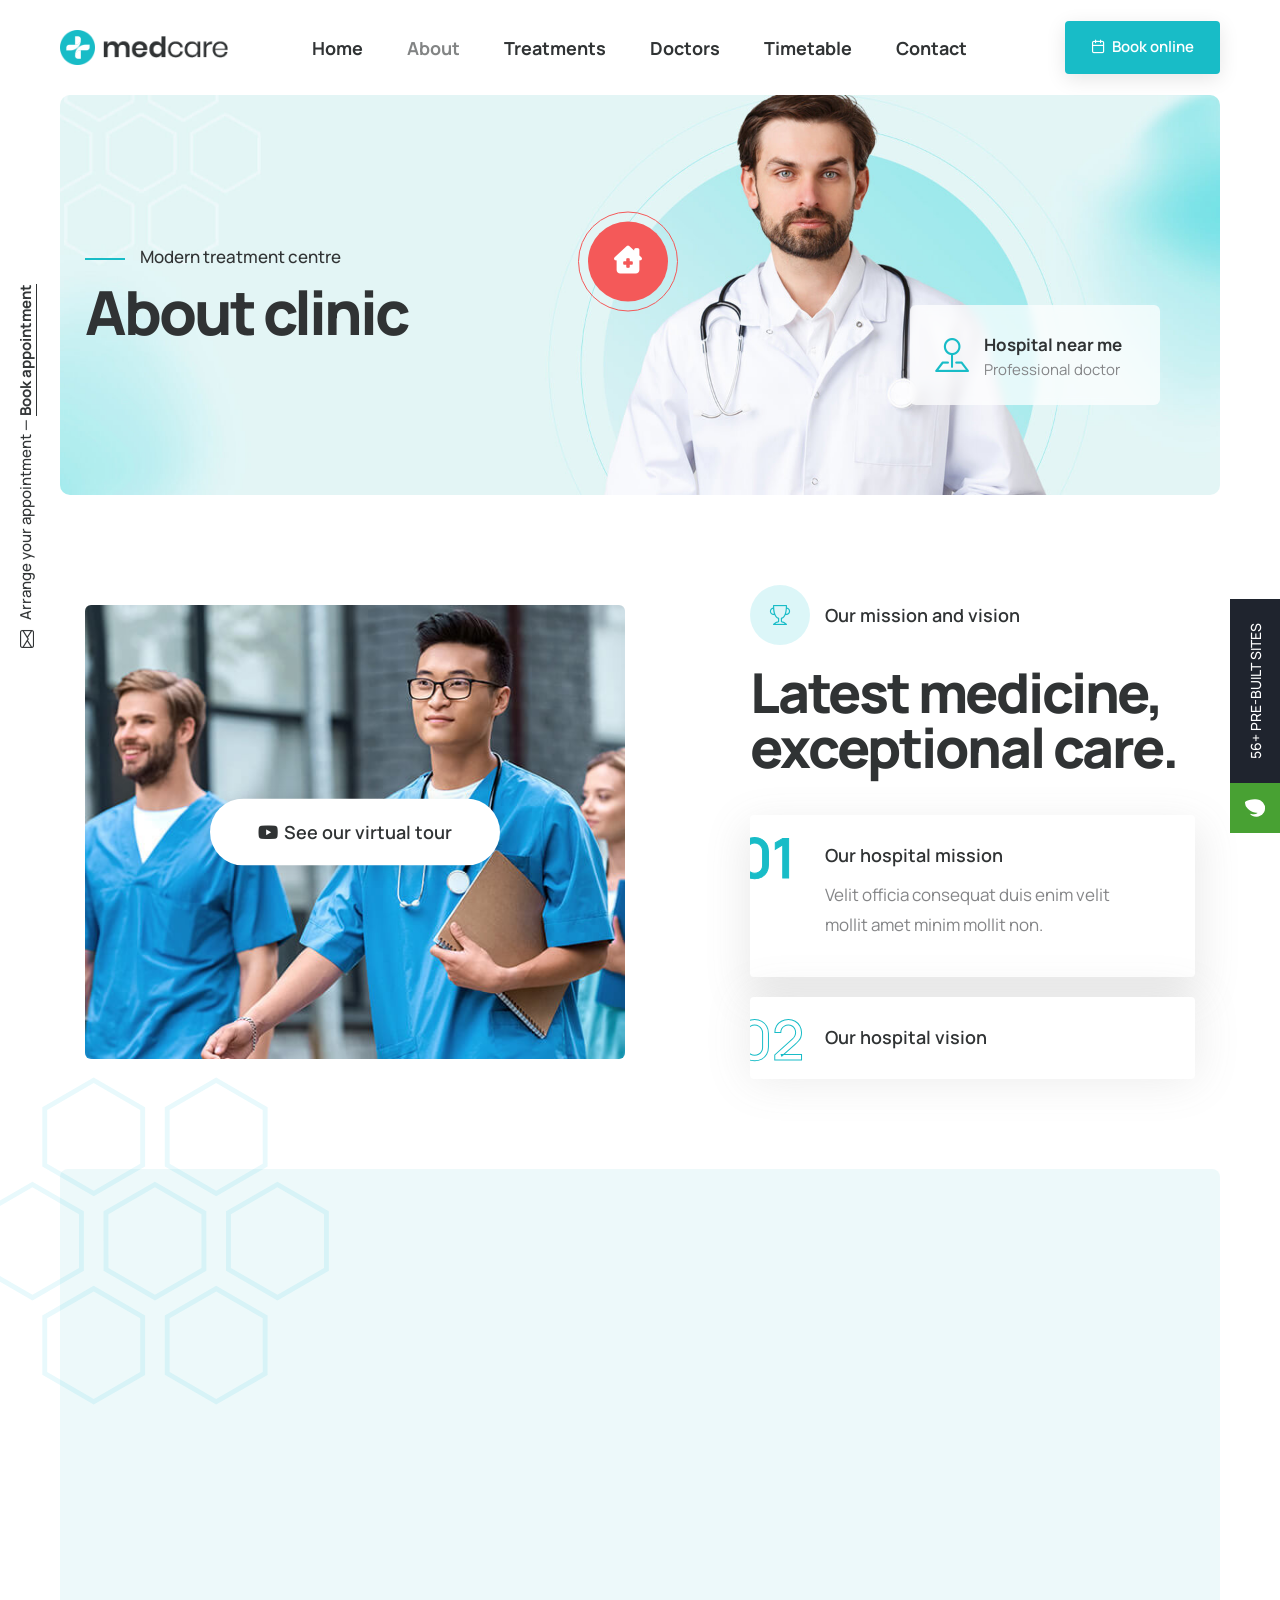
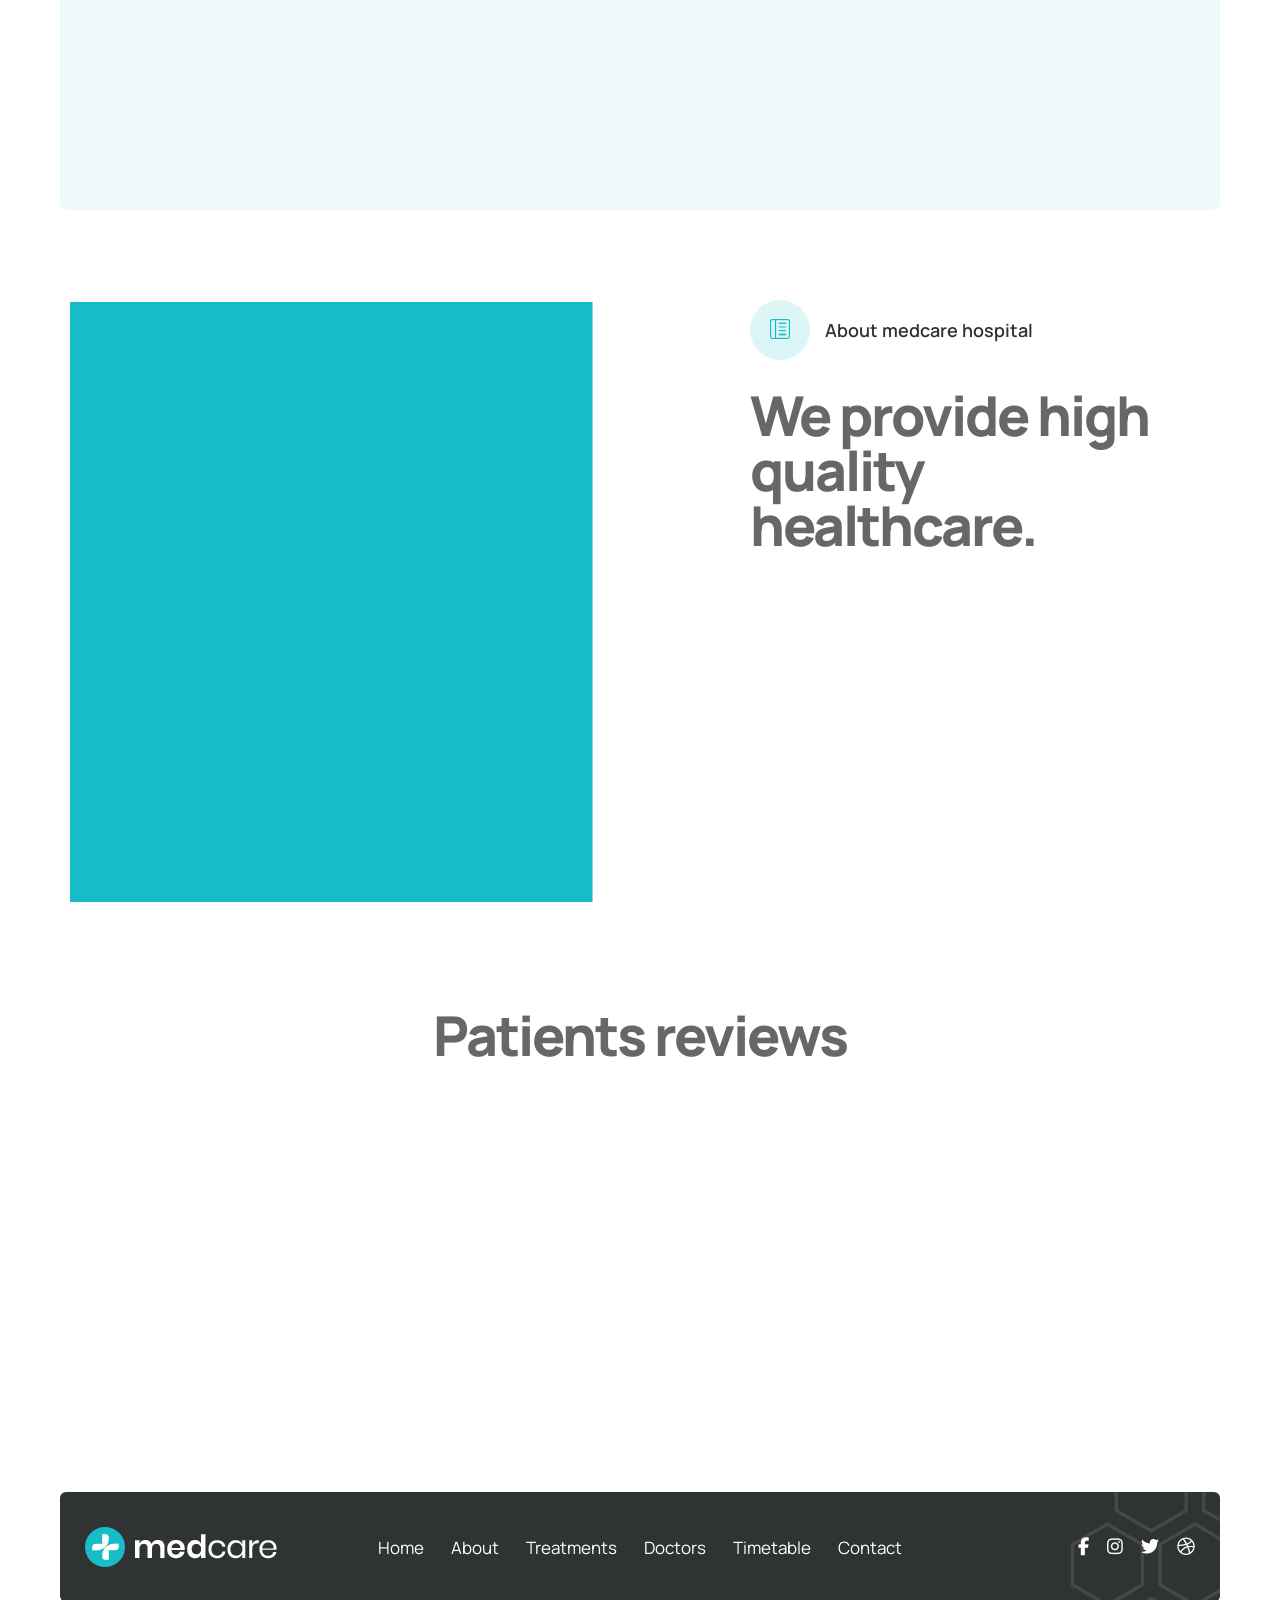
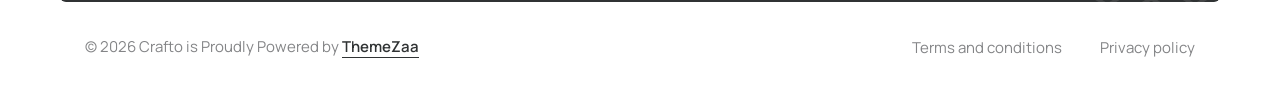
<file: demo-medical-about.html>
<!DOCTYPE html>
<html class="no-js" lang="en">
  <head>
    <title>Crafto - The Multipurpose HTML5 Template</title>
    <meta charset="utf-8" />
    <meta http-equiv="X-UA-Compatible" content="IE=edge" />
    <meta name="author" content="ThemeZaa" />
    <meta name="viewport" content="width=device-width,initial-scale=1.0" />
    <meta
      name="description"
      content="Elevate your online presence with Crafto - a modern, versatile, multipurpose Bootstrap 5 responsive HTML5, SCSS template using highly creative 56+ ready demos."
    />
    <!-- favicon icon -->
    <link rel="shortcut icon" href="images/favicon.png" />
    <link rel="apple-touch-icon" href="images/apple-touch-icon-57x57.png" />
    <link
      rel="apple-touch-icon"
      sizes="72x72"
      href="images/apple-touch-icon-72x72.png"
    />
    <link
      rel="apple-touch-icon"
      sizes="114x114"
      href="images/apple-touch-icon-114x114.png"
    />
    <!-- google fonts preconnect -->
    <link rel="preconnect" href="https://fonts.googleapis.com" crossorigin />
    <link rel="preconnect" href="https://fonts.gstatic.com" crossorigin />
    <!-- style sheets and font icons  -->
    <link rel="stylesheet" href="css/vendors.min.css" />
    <link rel="stylesheet" href="css/icon.min.css" />
    <link rel="stylesheet" href="css/style.min.css" />
    <link rel="stylesheet" href="css/responsive.min.css" />
    <link rel="stylesheet" href="demos/medical/medical.css" />
  </head>
  <body data-mobile-nav-style="classic">
    <div class="box-layout">
      <!-- start header -->
      <header>
        <!-- start navigation -->
        <nav
          class="navbar navbar-expand-lg header-light bg-white disable-fixed"
        >
          <div class="container-fluid">
            <div class="col-auto col-lg-2 me-lg-0 me-auto">
              <a class="navbar-brand" href="demo-medical.html">
                <img
                  src="images/demo-medical-logo-black.png"
                  data-at2x="images/demo-medical-logo-black@2x.png"
                  alt=""
                  class="default-logo"
                />
                <img
                  src="images/demo-medical-logo-black.png"
                  data-at2x="images/demo-medical-logo-black@2x.png"
                  alt=""
                  class="alt-logo"
                />
                <img
                  src="images/demo-medical-logo-black.png"
                  data-at2x="images/demo-medical-logo-black@2x.png"
                  alt=""
                  class="mobile-logo"
                />
              </a>
            </div>
            <div class="col-auto col-lg-8 menu-order position-static">
              <button
                class="navbar-toggler float-start"
                type="button"
                data-bs-toggle="collapse"
                data-bs-target="#navbarNav"
                aria-controls="navbarNav"
                aria-label="Toggle navigation"
              >
                <span class="navbar-toggler-line"></span>
                <span class="navbar-toggler-line"></span>
                <span class="navbar-toggler-line"></span>
                <span class="navbar-toggler-line"></span>
              </button>
              <div
                class="collapse navbar-collapse justify-content-center"
                id="navbarNav"
              >
                <ul class="navbar-nav">
                  <li class="nav-item">
                    <a href="index.html" class="nav-link">Home</a>
                  </li>
                  <li class="nav-item">
                    <a href="demo-medical-about.html" class="nav-link">About</a>
                  </li>
                  <li class="nav-item">
                    <a href="demo-medical-treatments.html" class="nav-link"
                      >Treatments</a
                    >
                  </li>
                  <li class="nav-item">
                    <a href="demo-medical-doctors.html" class="nav-link"
                      >Doctors</a
                    >
                  </li>
                  <li class="nav-item">
                    <a href="demo-medical-timetable.html" class="nav-link"
                      >Timetable</a
                    >
                  </li>
                  <li class="nav-item">
                    <a href="demo-medical-contact.html" class="nav-link"
                      >Contact</a
                    >
                  </li>
                </ul>
              </div>
            </div>
            <div class="col-auto col-lg-2 text-end d-none d-sm-flex">
              <div class="header-icon">
                <div class="header-button">
                  <a
                    href="demo-medical-appointment.html"
                    class="btn btn-small btn-switch-text btn-base-color left-icon btn-round-edge btn-box-shadow"
                  >
                    <span>
                      <span><i class="feather icon-feather-calendar"></i></span>
                      <span class="btn-double-text" data-text="Book online"
                        >Book online</span
                      >
                    </span>
                  </a>
                </div>
              </div>
            </div>
          </div>
        </nav>
        <!-- end navigation -->
      </header>
      <!-- end header -->
      <!-- start page title -->
      <section
        class="top-space-margin page-title-big-typography cover-background overflow-hidden position-relative p-0 border-radius-10px lg-no-border-radius"
        style="background-image: url(images/demo-medical-about-title-bg.jpg)"
      >
        <div class="container">
          <div class="row small-screen">
            <div
              class="col-lg-5 col-md-6 position-relative page-title-extra-large align-self-center"
              data-anime='{ "el": "childs", "translateY": [30, 0], "opacity": [0,1], "duration": 600, "delay": 0, "staggervalue": 300, "easing": "easeOutQuad" }'
            >
              <h2 class="fw-500 text-dark-gray mb-15px d-block">
                <span
                  class="w-40px h-2px bg-base-color d-inline-block align-middle me-15px"
                ></span
                >Modern treatment centre
              </h2>
              <h1
                class="text-dark-gray fw-800 ls-minus-3px sm-ls-minus-1px d-block mb-0"
              >
                About clinic
              </h1>
            </div>
            <div class="col-lg-7 col-md-6 position-relative d-none d-md-block">
              <div
                class="w-85px h-85px border-radius-100 d-flex align-items-center justify-content-center position-absolute left-40px md-left-minus-50px top-100px mt-10 translate-middle-y"
              >
                <div
                  class="bg-red video-icon-box video-icon-medium feature-box-icon-rounded w-80px h-80px rounded-circle d-flex align-items-center justify-content-center"
                >
                  <span>
                    <span class="video-icon">
                      <i
                        class="fa-solid fa-house-chimney-medical icon-very-medium text-white position-relative top-minus-2px m-0"
                      ></i>
                      <span class="video-icon-sonar">
                        <span
                          class="video-icon-sonar-bfr border border-1 border-color-red"
                        ></span>
                      </span>
                    </span>
                  </span>
                </div>
              </div>
              <div
                class="blur-box bg-white-transparent position-absolute border-radius-6px top-50 right-minus-70px xxl-right-50px lg-right-0px w-250px p-25px text-center last-paragraph-no-margin animation-float"
              >
                <!-- start features box item -->
                <div class="icon-with-text-style-08">
                  <div
                    class="feature-box feature-box-left-icon-middle overflow-hidden"
                  >
                    <div class="feature-box-icon me-15px">
                      <i class="bi bi-pin-map icon-medium text-base-color"></i>
                    </div>
                    <div class="feature-box-content last-paragraph-no-margin">
                      <span class="d-inline-block fs-17 fw-700 text-dark-gray"
                        >Hospital near me</span
                      >
                      <p class="lh-20 fs-15">Professional doctor</p>
                    </div>
                  </div>
                </div>
                <!-- end features box item -->
              </div>
            </div>
          </div>
        </div>
      </section>
      <!-- end page title -->
      <!-- start section -->
      <section>
        <div class="container">
          <div class="row align-items-center justify-content-center">
            <div
              class="col-lg-6 md-mb-50px position-relative"
              data-anime='{ "opacity": [0,1], "duration": 600, "delay": 0, "staggervalue": 300, "easing": "easeOutQuad" }'
            >
              <div class="atropos" data-atropos data-atropos-perspective="2450">
                <div class="atropos-scale">
                  <div class="atropos-rotate">
                    <div class="atropos-inner">
                      <img
                        src="images/demo-medical-about-02.jpg"
                        alt=""
                        class="border-radius-6px w-100"
                      />
                    </div>
                  </div>
                </div>
              </div>
              <div
                class="absolute-middle-center text-white-space-nowrap z-index-9"
              >
                <a
                  href="https://www.youtube.com/watch?v=cfXHhfNy7tU"
                  class="btn btn-extra-large btn-white left-icon btn-box-shadow btn-rounded popup-youtube"
                  ><i class="fa-brands fa-youtube"></i>See our virtual tour</a
                >
              </div>
            </div>
            <div
              class="col-xl-5 offset-xl-1 col-lg-6"
              data-anime='{ "el": "childs", "translateY": [30, 0], "opacity": [0,1], "duration": 600, "delay": 0, "staggervalue": 300, "easing": "easeOutQuad" }'
            >
              <span
                class="fs-18 fw-600 text-dark-gray mb-20px d-flex align-items-center"
                ><span
                  class="text-center w-60px h-60px d-flex justify-content-center align-items-center rounded-circle bg-light-sea-green-transparent-light align-middle me-15px"
                  ><i class="bi bi-trophy text-base-color fs-20"></i></span
                >Our mission and vision</span
              >
              <h2 class="fw-800 text-dark-gray ls-minus-2px mb-40px md-mb-35px">
                Latest medicine, exceptional care.
              </h2>
              <div class="accordion accordion-style-05" id="accordion-style-05">
                <!-- start accordion item -->
                <div class="accordion-item bg-white active-accordion">
                  <h2
                    class="number alt-font mb-0 text-base-color fw-600 text-outline text-outline-color-base-color"
                  >
                    01
                  </h2>
                  <div class="accordion-header">
                    <a
                      href="#"
                      data-bs-toggle="collapse"
                      data-bs-target="#accordion-style-05-01"
                      aria-expanded="true"
                      data-bs-parent="#accordion-style-05"
                    >
                      <div
                        class="accordion-title fs-18 position-relative pe-20px text-dark-gray fw-600 mb-0"
                      >
                        Our hospital mission
                      </div>
                    </a>
                  </div>
                  <div
                    id="accordion-style-05-01"
                    class="accordion-collapse collapse show"
                    data-bs-parent="#accordion-style-05"
                  >
                    <div class="accordion-body last-paragraph-no-margin">
                      <p>
                        Velit officia consequat duis enim velit mollit amet
                        minim mollit non.
                      </p>
                    </div>
                  </div>
                </div>
                <!-- end accordion item -->
                <!-- start accordion item -->
                <div class="accordion-item bg-white">
                  <h2
                    class="number alt-font mb-0 text-base-color fw-600 text-outline text-outline-color-base-color"
                  >
                    02
                  </h2>
                  <div class="accordion-header">
                    <a
                      href="#"
                      data-bs-toggle="collapse"
                      data-bs-target="#accordion-style-05-02"
                      aria-expanded="false"
                      data-bs-parent="#accordion-style-05"
                    >
                      <div
                        class="accordion-title fs-18 position-relative pe-20px text-dark-gray fw-600 mb-0"
                      >
                        Our hospital vision
                      </div>
                    </a>
                  </div>
                  <div
                    id="accordion-style-05-02"
                    class="accordion-collapse collapse"
                    data-bs-parent="#accordion-style-05"
                  >
                    <div class="accordion-body last-paragraph-no-margin">
                      <p>
                        Velit officia consequat duis enim velit mollit amet
                        minim mollit non.
                      </p>
                    </div>
                  </div>
                </div>
                <!-- end accordion item -->
              </div>
            </div>
          </div>
        </div>
      </section>
      <!-- end section -->
      <!-- start section -->
      <section class="position-relative py-0">
        <div
          class="position-absolute top-minus-70px left-minus-80px lg-left-15px opacity-1 w-350px z-index-1 d-none d-lg-inline-block"
        >
          <img
            src="images/demo-medical-pattern.svg"
            alt=""
            data-bottom-top="transform: translateY(-50px)"
            data-top-bottom="transform: translateY(50px)"
          />
        </div>
        <div
          class="bg-light-turquoise-blue border-radius-8px lg-no-border-radius pt-6 pb-6 sm-pt-50px sm-pb-50px overflow-hidden position-relative"
        >
          <div class="container">
            <div class="row align-items-center mb-3">
              <div
                class="col text-center"
                data-anime='{ "el": "childs", "translateY": [50, 0], "opacity": [0,1], "duration": 1200, "delay": 0, "staggervalue": 150, "easing": "easeOutQuad" }'
              >
                <h2 class="fw-800 text-dark-gray ls-minus-2px">
                  Clinical excellence
                </h2>
              </div>
            </div>
            <div
              class="row row-cols-1 row-cols-lg-4 row-cols-sm-2 justify-content-center mb-5"
              data-anime='{ "el": "childs", "translateY": [50, 0], "opacity": [0,1], "duration": 1200, "delay": 0, "staggervalue": 150, "easing": "easeOutQuad" }'
            >
              <!-- start features box item -->
              <div
                class="col icon-with-text-style-04 transition-inner-all md-mb-30px"
              >
                <div
                  class="feature-box hover-box dark-hover border-radius-6px bg-white box-shadow-quadruple-large box-shadow-large-hover p-15 lg-p-11 last-paragraph-no-margin"
                >
                  <div
                    class="feature-box-icon feature-box-icon-rounded w-110px h-110px bg-light-turquoise-blue rounded-circle mb-20px"
                  >
                    <img
                      src="images/demo-medical-icon-01.svg"
                      class="w-50px"
                      alt=""
                    />
                  </div>
                  <div class="feature-box-content">
                    <span class="d-block text-dark-gray fs-18 fw-700 mb-5px"
                      >Best doctor</span
                    >
                    <p class="text-light-opacity">
                      Best treatment & specialist doctors.
                    </p>
                  </div>
                  <div
                    class="feature-box-overlay bg-base-color border-radius-6px"
                  ></div>
                </div>
              </div>
              <!-- end features box item -->
              <!-- start features box item -->
              <div
                class="col icon-with-text-style-04 transition-inner-all md-mb-30px"
              >
                <div
                  class="feature-box hover-box dark-hover border-radius-6px bg-white box-shadow-quadruple-large box-shadow-large-hover p-15 lg-p-11 last-paragraph-no-margin"
                >
                  <div
                    class="feature-box-icon feature-box-icon-rounded w-110px h-110px bg-light-turquoise-blue rounded-circle mb-20px"
                  >
                    <img
                      src="images/demo-medical-icon-05.svg"
                      class="w-50px"
                      alt=""
                    />
                  </div>
                  <div class="feature-box-content">
                    <span class="d-block text-dark-gray fs-18 fw-700 mb-5px"
                      >Ambulance</span
                    >
                    <p class="text-light-opacity">
                      You will be able track ambulance soon.
                    </p>
                  </div>
                  <div
                    class="feature-box-overlay bg-base-color border-radius-6px"
                  ></div>
                </div>
              </div>
              <!-- end features box item -->
              <!-- start features box item -->
              <div
                class="col icon-with-text-style-04 transition-inner-all xs-mb-30px"
              >
                <div
                  class="feature-box hover-box dark-hover border-radius-6px bg-white box-shadow-quadruple-large box-shadow-large-hover p-15 lg-p-11 last-paragraph-no-margin"
                >
                  <div
                    class="feature-box-icon feature-box-icon-rounded w-110px h-110px bg-light-turquoise-blue rounded-circle mb-20px"
                  >
                    <img
                      src="images/demo-medical-icon-02.svg"
                      class="w-50px"
                      alt=""
                    />
                  </div>
                  <div class="feature-box-content">
                    <span class="d-block text-dark-gray fs-18 fw-700 mb-5px"
                      >Health support</span
                    >
                    <p class="text-light-opacity">
                      We did provide your health information.
                    </p>
                  </div>
                  <div
                    class="feature-box-overlay bg-base-color border-radius-6px"
                  ></div>
                </div>
              </div>
              <!-- end features box item -->
              <!-- start features box item -->
              <div class="col icon-with-text-style-04 transition-inner-all">
                <div
                  class="feature-box hover-box dark-hover border-radius-6px bg-white box-shadow-quadruple-large box-shadow-large-hover p-15 lg-p-11 last-paragraph-no-margin"
                >
                  <div
                    class="feature-box-icon feature-box-icon-rounded w-110px h-110px bg-light-turquoise-blue rounded-circle mb-20px"
                  >
                    <img
                      src="images/demo-medical-icon-06.svg"
                      class="w-50px"
                      alt=""
                    />
                  </div>
                  <div class="feature-box-content">
                    <span class="d-block text-dark-gray fs-18 fw-700 mb-5px"
                      >Medical advices</span
                    >
                    <p class="text-light-opacity">
                      Consult any doctors our clinic any time.
                    </p>
                  </div>
                  <div
                    class="feature-box-overlay bg-base-color border-radius-6px"
                  ></div>
                </div>
              </div>
              <!-- end features box item -->
            </div>
            <div
              class="row justify-content-center"
              data-anime='{ "el": "childs", "translateY": [50, 0], "opacity": [0,1], "duration": 1200, "delay": 0, "staggervalue": 150, "easing": "easeOutQuad" }'
            >
              <div class="col-12 text-center">
                <span class="text-dark-gray fs-20 fw-600"
                  >Delivering tomorrow's health care for your family.
                  <a
                    href="demo-medical-timetable.html"
                    class="text-decoration-line-bottom fw-600 text-base-color"
                    >View doctor's timetable.</a
                  ></span
                >
              </div>
            </div>
          </div>
        </div>
      </section>
      <!-- end section -->
      <!-- start section -->
      <section>
        <div class="container">
          <div class="row align-items-center justify-content-center">
            <div
              class="col-lg-6 text-end md-mb-50px"
              data-anime='{ "effect": "slide", "color": "#18bcc7", "direction":"lr", "easing": "easeOutQuad", "delay":50}'
            >
              <figure class="position-relative m-0">
                <img
                  class="border-radius-6px lg-w-85"
                  src="images/demo-medical-about-01.jpg"
                  alt=""
                />
                <figcaption
                  class="position-absolute bg-dark-gray border-radius-10px box-shadow-quadruple-large bottom-100px lg-bottom-60px sm-bottom-40px left-minus-30px md-left-0px w-230px xs-w-210px text-center last-paragraph-no-margin animation-float"
                >
                  <div
                    class="bg-white pt-35px pb-35px border-radius-8px mb-15px position-relative top-minus-1px"
                  >
                    <h1
                      class="fw-700 ls-minus-3px text-dark-gray mb-0 alt-font"
                    >
                      4.8
                    </h1>
                    <div class="text-golden-yellow fs-18 ls-1px">
                      <i class="bi bi-star-fill"></i
                      ><i class="bi bi-star-fill"></i
                      ><i class="bi bi-star-fill"></i
                      ><i class="bi bi-star-fill"></i
                      ><i class="bi bi-star-fill"></i>
                    </div>
                    <span class="text-dark-gray d-block alt-font fw-600"
                      >2488 Reviews</span
                    >
                    <div
                      class="d-inline-block fs-12 fw-600 text-uppercase bg-green ps-20px pe-20px lh-30 text-white border-radius-100px box-shadow-large"
                    >
                      Excellent score
                    </div>
                  </div>
                  <img
                    src="images/demo-real-estate-trustpilot.svg"
                    class="h-30px mb-20px"
                    alt=""
                  />
                </figcaption>
              </figure>
            </div>
            <div
              class="col-lg-5 offset-lg-1"
              data-anime='{ "el": "childs", "translateY": [30, 0], "opacity": [0,1], "duration": 600, "delay": 0, "staggervalue": 300, "easing": "easeOutQuad" }'
            >
              <span
                class="fs-18 fw-600 text-dark-gray mb-20px d-flex align-items-center"
                ><span
                  class="text-center w-60px h-60px d-flex justify-content-center align-items-center rounded-circle bg-light-sea-green-transparent-light align-middle me-15px"
                  ><i
                    class="bi bi-layout-text-sidebar-reverse text-base-color fs-20"
                  ></i></span
                >About medcare hospital</span
              >
              <h2 class="fw-800 text-dark-gray ls-minus-2px mb-40px">
                We provide high quality healthcare.
              </h2>
              <div class="row row-cols-1 justify-content-center mb-40px">
                <!-- start features box item -->
                <div class="col icon-with-text-style-08 mb-25px">
                  <div
                    class="feature-box feature-box-left-icon overflow-hidden"
                  >
                    <div
                      class="feature-box-icon feature-box-icon-rounded w-50px h-50px rounded-circle bg-light-sea-green-transparent-light me-20px text-center"
                    >
                      <i class="fa-solid fa-check fs-16 text-base-color"></i>
                    </div>
                    <div class="feature-box-content last-paragraph-no-margin">
                      <span
                        class="d-inline-block fs-18 fw-700 text-dark-gray ls-minus-05px mb-5px"
                        >Serving 10,000+ patients annually.</span
                      >
                      <p class="w-85 lg-w-100">
                        Lorem ipsum is simply dummy text printing typesetting
                        industry's standard.
                      </p>
                    </div>
                  </div>
                </div>
                <!-- end features box item -->
                <!-- start features box item -->
                <div class="col icon-with-text-style-08">
                  <div
                    class="feature-box feature-box-left-icon overflow-hidden"
                  >
                    <div
                      class="feature-box-icon feature-box-icon-rounded w-50px h-50px rounded-circle bg-light-sea-green-transparent-light me-20px text-center"
                    >
                      <i class="fa-solid fa-check fs-16 text-base-color"></i>
                    </div>
                    <div class="feature-box-content last-paragraph-no-margin">
                      <span
                        class="d-inline-block fs-18 fw-700 text-dark-gray ls-minus-05px mb-5px"
                        >Over two decades of trusted services.</span
                      >
                      <p class="w-85 lg-w-100">
                        Lorem ipsum is simply dummy text printing typesetting
                        industry's standard.
                      </p>
                    </div>
                  </div>
                </div>
                <!-- end features box item -->
              </div>
              <a
                href="demo-medical-treatments.html"
                class="btn btn-large btn-switch-text btn-dark-gray btn-round-edge"
              >
                <span>
                  <span class="btn-double-text" data-text="View treatments"
                    >View treatments</span
                  >
                </span>
              </a>
            </div>
          </div>
        </div>
      </section>
      <!-- end section -->
      <!-- start section -->
      <section class="pt-0">
        <div class="container-fluid">
          <div class="row">
            <div
              class="col text-center"
              data-anime='{ "translateY": [50, 0], "opacity": [0,1], "duration": 1200, "delay": 0, "staggervalue": 150, "easing": "easeOutQuad" }'
            >
              <h2 class="fw-800 text-dark-gray ls-minus-2px">
                Patients reviews
              </h2>
            </div>
          </div>
          <div class="row">
            <div
              class="col-md-12 p-0 review-style-09"
              data-anime='{ "translateY": [0, 0], "opacity": [0,1], "duration": 1200, "delay": 100, "staggervalue": 150, "easing": "easeOutQuad" }'
            >
              <div
                class="swiper slider-shadow-left-right lg-slider-shadow-none magic-cursor lg-ps-15px lg-pe-15px"
                data-slider-options='{ "slidesPerView": 1, "spaceBetween": 30, "loop": true, "autoplay": { "delay": 3000, "disableOnInteraction": false },  "pagination": { "el": ".slider-three-slide-pagination", "clickable": true, "dynamicBullets": true }, "navigation": { "nextEl": ".slider-three-slide-next", "prevEl": ".slider-three-slide-prev" }, "keyboard": { "enabled": true, "onlyInViewport": true }, "breakpoints": { "1800": { "slidesPerView": 4 }, "1200": { "slidesPerView": 3 }, "768": { "slidesPerView": 2 } }, "effect": "slide" }'
              >
                <div class="swiper-wrapper pt-35px pb-35px">
                  <!-- start slider item -->
                  <div class="swiper-slide">
                    <!-- start review item -->
                    <div
                      class="border-radius-10px bg-white box-shadow-double-large"
                    >
                      <div class="d-flex align-items-center p-30px md-p-25px">
                        <img
                          class="rounded-circle w-110px h-110px md-w-80px md-h-80px me-25px md-me-20px"
                          src="images/avtar-25.jpg"
                          alt=""
                        />
                        <div>
                          <p class="mb-10px lh-28">
                            Doctor is a great experienced and friendly.
                          </p>
                          <div
                            class="d-inline-block bg-golden-yellow text-white border-radius-3px ps-10px pe-10px fs-13 ls-minus-1px lh-28 me-10px md-me-5px sm-me-10px align-middle"
                          >
                            <i class="bi bi-star-fill"></i>
                            <i class="bi bi-star-fill"></i>
                            <i class="bi bi-star-fill"></i>
                            <i class="bi bi-star-fill"></i>
                            <i class="bi bi-star-half"></i>
                          </div>
                          <span
                            class="fw-700 alt-font text-dark-gray d-inline-block"
                            >@Matthew</span
                          >
                        </div>
                      </div>
                    </div>
                    <!-- end review item -->
                  </div>
                  <!-- end slider item -->
                  <!-- start slider item -->
                  <div class="swiper-slide">
                    <!-- start review item -->
                    <div
                      class="border-radius-10px bg-white box-shadow-double-large"
                    >
                      <div class="d-flex align-items-center p-30px md-p-25px">
                        <img
                          class="rounded-circle w-110px h-110px md-w-80px md-h-80px me-25px md-me-20px"
                          src="images/avtar-24.jpg"
                          alt=""
                        />
                        <div>
                          <p class="mb-10px lh-28">
                            It's a pleasure to meet him and get seen by him.
                          </p>
                          <div
                            class="d-inline-block bg-golden-yellow text-white border-radius-3px ps-10px pe-10px fs-13 ls-minus-1px lh-28 me-10px md-me-5px sm-me-10px align-middle"
                          >
                            <i class="bi bi-star-fill"></i>
                            <i class="bi bi-star-fill"></i>
                            <i class="bi bi-star-fill"></i>
                            <i class="bi bi-star-fill"></i>
                            <i class="bi bi-star-fill"></i>
                          </div>
                          <span
                            class="fw-700 alt-font text-dark-gray d-inline-block"
                            >@Herman</span
                          >
                        </div>
                      </div>
                    </div>
                    <!-- end review item -->
                  </div>
                  <!-- end slider item -->
                  <!-- start slider item -->
                  <div class="swiper-slide">
                    <!-- start review item -->
                    <div
                      class="border-radius-10px bg-white box-shadow-double-large"
                    >
                      <div class="d-flex align-items-center p-30px md-p-25px">
                        <img
                          class="rounded-circle w-110px h-110px md-w-80px md-h-80px me-25px md-me-20px"
                          src="images/avtar-26.jpg"
                          alt=""
                        />
                        <div>
                          <p class="mb-10px lh-28">
                            Wonderful surgeon and the staff was helpful.
                          </p>
                          <div
                            class="d-inline-block bg-golden-yellow text-white border-radius-3px ps-10px pe-10px fs-13 ls-minus-1px lh-28 me-10px md-me-5px sm-me-10px align-middle"
                          >
                            <i class="bi bi-star-fill"></i>
                            <i class="bi bi-star-fill"></i>
                            <i class="bi bi-star-fill"></i>
                            <i class="bi bi-star-fill"></i>
                            <i class="bi bi-star-half"></i>
                          </div>
                          <span
                            class="fw-700 alt-font text-dark-gray d-inline-block"
                            >@Jacob</span
                          >
                        </div>
                      </div>
                    </div>
                    <!-- end review item -->
                  </div>
                  <!-- end slider item -->
                  <!-- start slider item -->
                  <div class="swiper-slide">
                    <!-- start review item -->
                    <div
                      class="border-radius-10px bg-white box-shadow-double-large"
                    >
                      <div class="d-flex align-items-center p-30px md-p-25px">
                        <img
                          class="rounded-circle w-110px h-110px md-w-80px md-h-80px me-25px md-me-20px"
                          src="images/avtar-27.jpg"
                          alt=""
                        />
                        <div>
                          <p class="mb-10px lh-28">
                            Doctor is a great experienced and friendly.
                          </p>
                          <div
                            class="d-inline-block bg-golden-yellow text-white border-radius-3px ps-10px pe-10px fs-13 ls-minus-1px lh-28 me-10px md-me-5px sm-me-10px align-middle"
                          >
                            <i class="bi bi-star-fill"></i>
                            <i class="bi bi-star-fill"></i>
                            <i class="bi bi-star-fill"></i>
                            <i class="bi bi-star-fill"></i>
                            <i class="bi bi-star-fill"></i>
                          </div>
                          <span
                            class="fw-700 alt-font text-dark-gray d-inline-block"
                            >@Alexa</span
                          >
                        </div>
                      </div>
                    </div>
                    <!-- end review item -->
                  </div>
                  <!-- end slider item -->
                  <!-- start slider item -->
                  <div class="swiper-slide">
                    <!-- start review item -->
                    <div
                      class="border-radius-10px bg-white box-shadow-double-large"
                    >
                      <div class="d-flex align-items-center p-30px md-p-25px">
                        <img
                          class="rounded-circle w-110px h-110px md-w-80px md-h-80px me-25px md-me-20px"
                          src="images/avtar-28.jpg"
                          alt=""
                        />
                        <div>
                          <p class="mb-10px lh-28">
                            Highly recommend him to anyone specialist.
                          </p>
                          <div
                            class="d-inline-block bg-golden-yellow text-white border-radius-3px ps-10px pe-10px fs-13 ls-minus-1px lh-28 me-10px md-me-5px sm-me-10px align-middle"
                          >
                            <i class="bi bi-star-fill"></i>
                            <i class="bi bi-star-fill"></i>
                            <i class="bi bi-star-fill"></i>
                            <i class="bi bi-star-fill"></i>
                            <i class="bi bi-star-fill"></i>
                          </div>
                          <span
                            class="fw-700 alt-font text-dark-gray d-inline-block"
                            >@Jackson</span
                          >
                        </div>
                      </div>
                    </div>
                    <!-- end review item -->
                  </div>
                  <!-- end slider item -->
                  <!-- start slider item -->
                  <div class="swiper-slide">
                    <!-- start review item -->
                    <div
                      class="border-radius-10px bg-white box-shadow-double-large"
                    >
                      <div class="d-flex align-items-center p-30px md-p-25px">
                        <img
                          class="rounded-circle w-110px h-110px md-w-80px md-h-80px me-25px md-me-20px"
                          src="images/avtar-25.jpg"
                          alt=""
                        />
                        <div>
                          <p class="mb-10px lh-28">
                            Doctor is a great experienced and friendly.
                          </p>
                          <div
                            class="d-inline-block bg-golden-yellow text-white border-radius-3px ps-10px pe-10px fs-13 ls-minus-1px lh-28 me-10px md-me-5px sm-me-10px align-middle"
                          >
                            <i class="bi bi-star-fill"></i>
                            <i class="bi bi-star-fill"></i>
                            <i class="bi bi-star-fill"></i>
                            <i class="bi bi-star-fill"></i>
                            <i class="bi bi-star-half"></i>
                          </div>
                          <span
                            class="fw-700 alt-font text-dark-gray d-inline-block"
                            >@Matthew</span
                          >
                        </div>
                      </div>
                    </div>
                    <!-- end review item -->
                  </div>
                  <!-- end slider item -->
                  <!-- start slider item -->
                  <div class="swiper-slide">
                    <!-- start review item -->
                    <div
                      class="border-radius-10px bg-white box-shadow-double-large"
                    >
                      <div class="d-flex align-items-center p-30px md-p-25px">
                        <img
                          class="rounded-circle w-110px h-110px md-w-80px md-h-80px me-25px md-me-20px"
                          src="images/avtar-24.jpg"
                          alt=""
                        />
                        <div>
                          <p class="mb-10px lh-28">
                            It's a pleasure to meet him and get seen by him.
                          </p>
                          <div
                            class="d-inline-block bg-golden-yellow text-white border-radius-3px ps-10px pe-10px fs-13 ls-minus-1px lh-28 me-10px md-me-5px sm-me-10px align-middle"
                          >
                            <i class="bi bi-star-fill"></i>
                            <i class="bi bi-star-fill"></i>
                            <i class="bi bi-star-fill"></i>
                            <i class="bi bi-star-fill"></i>
                            <i class="bi bi-star-fill"></i>
                          </div>
                          <span
                            class="fw-700 alt-font text-dark-gray d-inline-block"
                            >@Herman</span
                          >
                        </div>
                      </div>
                    </div>
                    <!-- end review item -->
                  </div>
                  <!-- end slider item -->
                  <!-- start slider item -->
                  <div class="swiper-slide">
                    <!-- start review item -->
                    <div
                      class="border-radius-10px bg-white box-shadow-double-large"
                    >
                      <div class="d-flex align-items-center p-30px md-p-25px">
                        <img
                          class="rounded-circle w-110px h-110px md-w-80px md-h-80px me-25px md-me-20px"
                          src="images/avtar-26.jpg"
                          alt=""
                        />
                        <div>
                          <p class="mb-10px lh-28">
                            Wonderful surgeon and the staff was helpful.
                          </p>
                          <div
                            class="d-inline-block bg-golden-yellow text-white border-radius-3px ps-10px pe-10px fs-13 ls-minus-1px lh-28 me-10px md-me-5px sm-me-10px align-middle"
                          >
                            <i class="bi bi-star-fill"></i>
                            <i class="bi bi-star-fill"></i>
                            <i class="bi bi-star-fill"></i>
                            <i class="bi bi-star-fill"></i>
                            <i class="bi bi-star-half"></i>
                          </div>
                          <span
                            class="fw-700 alt-font text-dark-gray d-inline-block"
                            >@Jacob</span
                          >
                        </div>
                      </div>
                    </div>
                    <!-- end review item -->
                  </div>
                  <!-- end slider item -->
                  <!-- start slider item -->
                  <div class="swiper-slide">
                    <!-- start review item -->
                    <div
                      class="border-radius-10px bg-white box-shadow-double-large"
                    >
                      <div class="d-flex align-items-center p-30px md-p-25px">
                        <img
                          class="rounded-circle w-110px h-110px md-w-80px md-h-80px me-25px md-me-20px"
                          src="images/avtar-27.jpg"
                          alt=""
                        />
                        <div>
                          <p class="mb-10px lh-28">
                            Doctor is a great experienced and friendly.
                          </p>
                          <div
                            class="d-inline-block bg-golden-yellow text-white border-radius-3px ps-10px pe-10px fs-13 ls-minus-1px lh-28 me-10px md-me-5px sm-me-10px align-middle"
                          >
                            <i class="bi bi-star-fill"></i>
                            <i class="bi bi-star-fill"></i>
                            <i class="bi bi-star-fill"></i>
                            <i class="bi bi-star-fill"></i>
                            <i class="bi bi-star-fill"></i>
                          </div>
                          <span
                            class="fw-700 alt-font text-dark-gray d-inline-block"
                            >@Alexa</span
                          >
                        </div>
                      </div>
                    </div>
                    <!-- end review item -->
                  </div>
                  <!-- end slider item -->
                </div>
              </div>
            </div>
          </div>
          <div
            class="row justify-content-center align-items-center mt-1"
            data-anime='{ "translateY": [0, 0], "opacity": [0,1], "duration": 1200, "delay": 150, "staggervalue": 150, "easing": "easeOutQuad" }'
          >
            <div class="col-12 text-center last-paragraph-no-margin">
              <div
                class="fs-12 lh-30 fw-600 text-white text-uppercase d-inline-block bg-base-color border-radius-30px ps-20px pe-20px me-10px sm-m-5px align-middle"
              >
                trust
              </div>
              <div
                class="d-inline-block align-middle text-dark-gray fs-20 fw-600 ls-minus-05px"
              >
                Genuine 10000+ people trusting medcare hospital treatment.
              </div>
            </div>
          </div>
        </div>
      </section>
      <!-- end section -->
      <!-- start footer -->
      <footer class="p-0">
        <div
          class="footer-top bg-dark-gray pt-35px pb-35px border-radius-6px lg-no-border-radius position-relative overflow-hidden"
        >
          <div
            class="position-absolute right-minus-100px bottom-minus-80px margin-100px-top opacity-1 w-250px"
          >
            <img src="images/demo-medical-pattern-white.svg" alt="" class="" />
          </div>
          <div class="container">
            <div class="row align-items-center">
              <!-- start footer column -->
              <div
                class="col-xl-3 col-sm-6 order-1 text-center text-sm-start xs-mb-20px"
              >
                <a href="demo-medical.html" class="footer-logo d-inline-block"
                  ><img
                    src="images/demo-medical-logo-white.png"
                    data-at2x="images/demo-medical-logo-white@2x.png"
                    alt=""
                /></a>
              </div>
              <!-- end footer column -->
              <!-- start footer column -->
              <div class="col-xl-6 order-3 order-xl-2 lg-mt-10px">
                <ul class="footer-navbar text-center lh-normal">
                  <li class="nav-item">
                    <a href="demo-medical.html" class="nav-link">Home</a>
                  </li>
                  <li class="nav-item">
                    <a href="demo-medical-about.html" class="nav-link">About</a>
                  </li>
                  <li class="nav-item">
                    <a href="demo-medical-treatments.html" class="nav-link"
                      >Treatments</a
                    >
                  </li>
                  <li class="nav-item">
                    <a href="demo-medical-doctors.html" class="nav-link"
                      >Doctors</a
                    >
                  </li>
                  <li class="nav-item">
                    <a href="demo-medical-timetable.html" class="nav-link"
                      >Timetable</a
                    >
                  </li>
                  <li class="nav-item">
                    <a href="demo-medical-contact.html" class="nav-link"
                      >Contact</a
                    >
                  </li>
                </ul>
              </div>
              <!-- end footer column -->
              <!-- start footer column -->
              <div
                class="col-xl-3 col-sm-6 position-relative text-center text-sm-end elements-social social-icon-style-08 order-2 order-xl-3"
              >
                <ul class="small-icon light">
                  <li>
                    <a
                      class="facebook"
                      href="https://www.facebook.com/"
                      target="_blank"
                      ><i class="fa-brands fa-facebook-f"></i
                    ></a>
                  </li>
                  <li>
                    <a
                      class="instagram"
                      href="https://www.instagram.com"
                      target="_blank"
                      ><i class="fa-brands fa-instagram"></i
                    ></a>
                  </li>
                  <li>
                    <a
                      class="twitter"
                      href="https://www.twitter.com"
                      target="_blank"
                      ><i class="fa-brands fa-twitter"></i
                    ></a>
                  </li>
                  <li>
                    <a
                      class="dribbble"
                      href="http://www.dribbble.com"
                      target="_blank"
                      ><i class="fa-brands fa-dribbble"></i
                    ></a>
                  </li>
                </ul>
              </div>
              <!-- end footer column -->
            </div>
          </div>
        </div>
        <div class="container">
          <div
            class="row row-cols-1 row-cols-md-2 align-items-center pt-30px pb-30px"
          >
            <!-- start copyright -->
            <div
              class="col last-paragraph-no-margin fs-15 text-center text-md-start sm-mb-10px"
            >
              <p>
                &copy; 2026 Crafto is Proudly Powered by
                <a
                  href="https://www.themezaa.com/"
                  target="_blank"
                  class="text-decoration-line-bottom text-dark-gray fw-600"
                  >ThemeZaa</a
                >
              </p>
            </div>
            <!-- end copyright -->
            <!-- start footer menu -->
            <div class="col text-end fs-15 text-center text-md-end">
              <ul class="footer-navbar lh-normal">
                <li class="me-35px sm-me-20px">
                  <a href="#">Terms and conditions</a>
                </li>
                <li><a href="#">Privacy policy</a></li>
              </ul>
            </div>
            <!-- end footer menu -->
          </div>
        </div>
      </footer>
      <!-- end footer -->
      <!-- start sticky column -->
      <div
        class="sticky-wrap d-none d-xl-inline-block"
        data-animation-delay="100"
        data-shadow-animation="true"
      >
        <span class="fs-15 fw-500"
          ><i class="bi bi-envelope icon-small me-10px align-middle"></i>Arrange
          your appointment —
          <a
            href="demo-medical-appointment.html"
            class="text-decoration-line-bottom fw-700"
            >Book appointment</a
          ></span
        >
      </div>
      <!-- end sticky column -->
    </div>
    <!-- start scroll progress -->
    <div class="scroll-progress d-none d-xxl-block">
      <a href="#" class="scroll-top" aria-label="scroll">
        <span class="scroll-text">Scroll</span
        ><span class="scroll-line"><span class="scroll-point"></span></span>
      </a>
    </div>
    <!-- end scroll progress -->
    <!-- javascript libraries -->
    <script type="text/javascript" src="js/jquery.js"></script>
    <script type="text/javascript" src="js/vendors.min.js"></script>
    <script type="text/javascript" src="js/main.js"></script>
  </body>
</html>
</file>
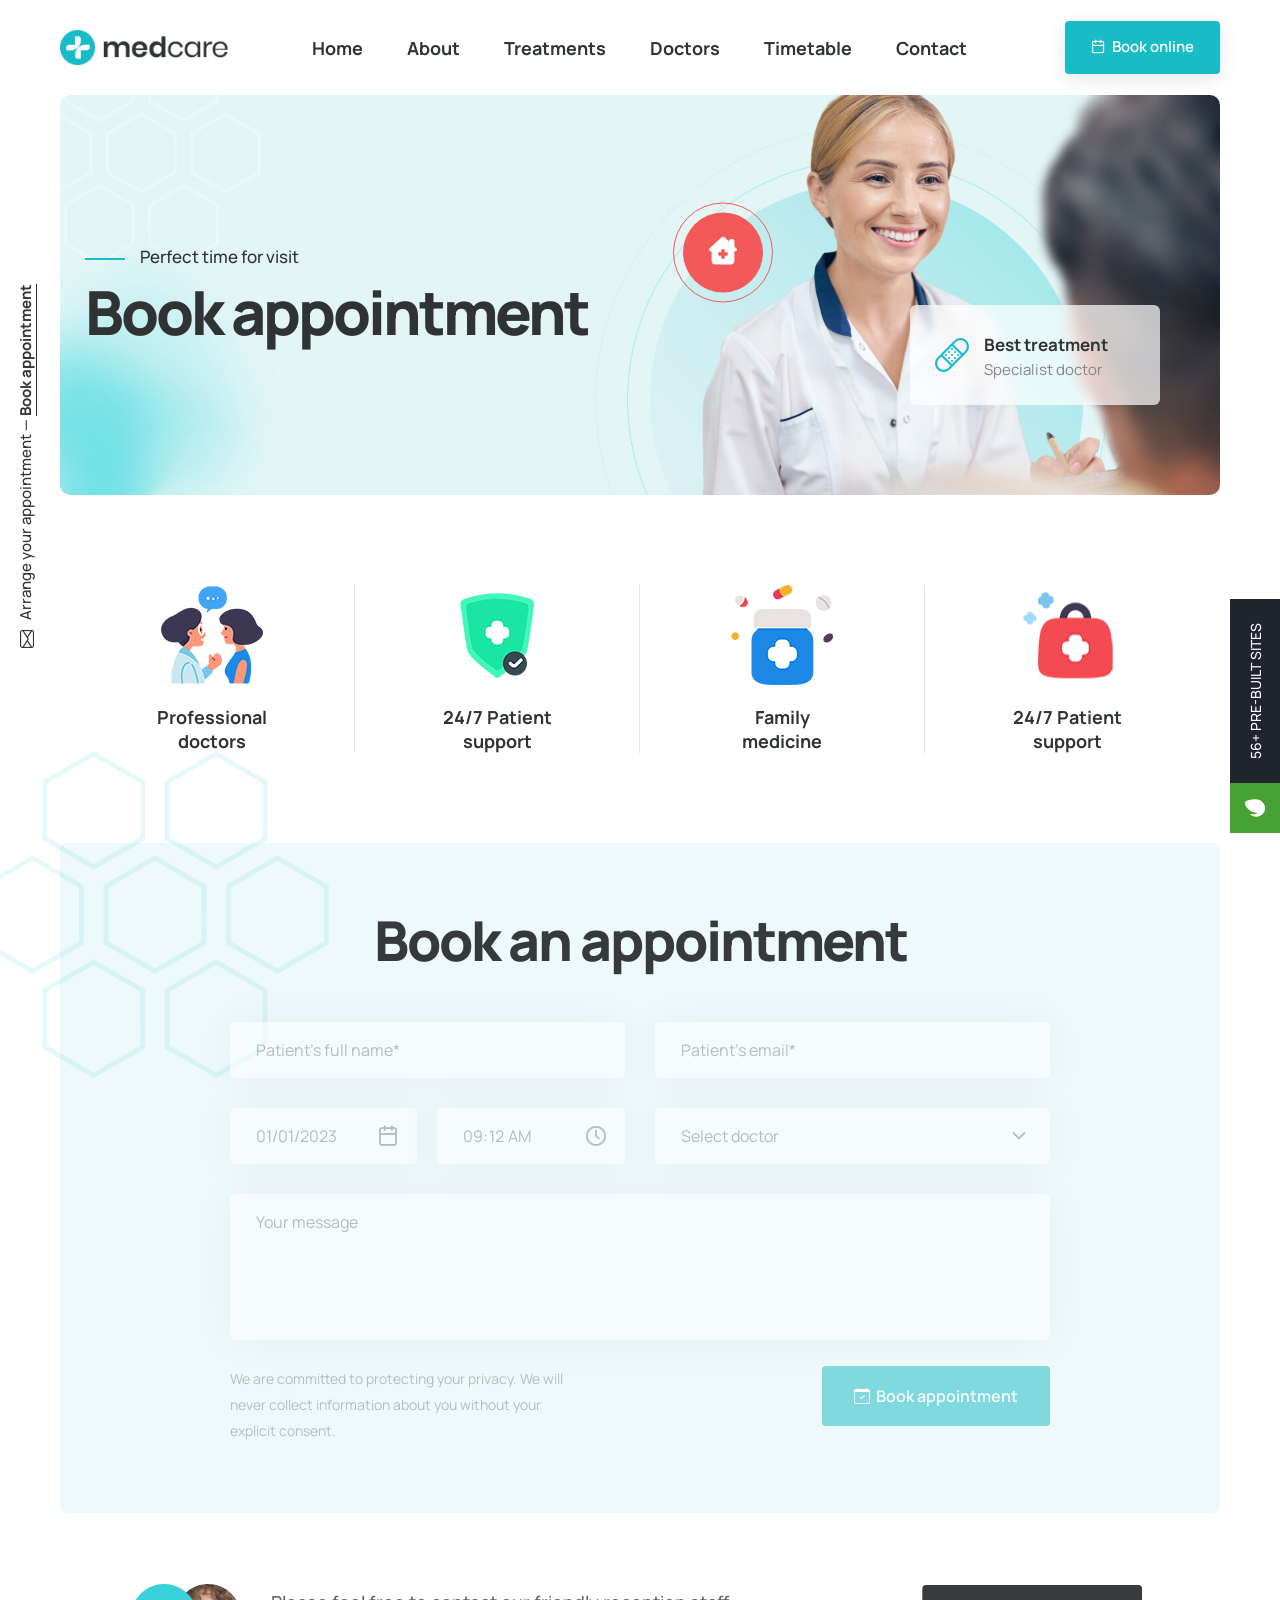
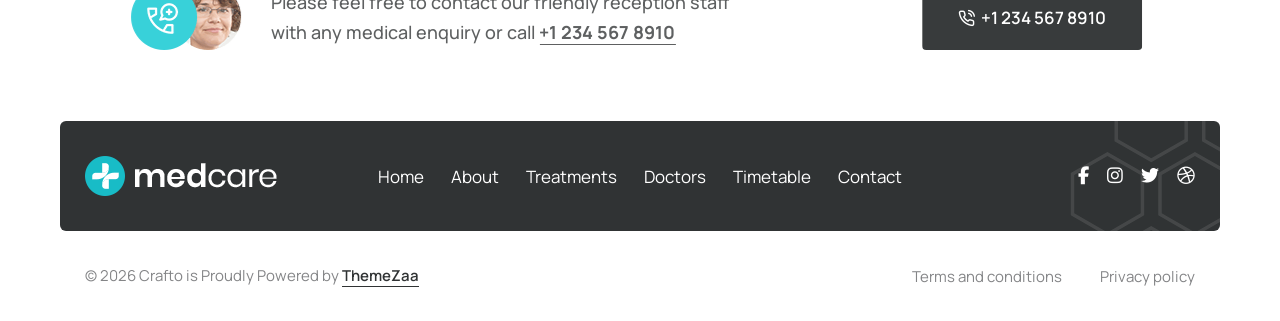
<file: demo-medical-appointment.html>
<!DOCTYPE html>
<html class="no-js" lang="en">
  <head>
    <title>Crafto - The Multipurpose HTML5 Template</title>
    <meta charset="utf-8" />
    <meta http-equiv="X-UA-Compatible" content="IE=edge" />
    <meta name="author" content="ThemeZaa" />
    <meta name="viewport" content="width=device-width,initial-scale=1.0" />
    <meta
      name="description"
      content="Elevate your online presence with Crafto - a modern, versatile, multipurpose Bootstrap 5 responsive HTML5, SCSS template using highly creative 56+ ready demos."
    />
    <!-- favicon icon -->
    <link rel="shortcut icon" href="images/favicon.png" />
    <link rel="apple-touch-icon" href="images/apple-touch-icon-57x57.png" />
    <link
      rel="apple-touch-icon"
      sizes="72x72"
      href="images/apple-touch-icon-72x72.png"
    />
    <link
      rel="apple-touch-icon"
      sizes="114x114"
      href="images/apple-touch-icon-114x114.png"
    />
    <!-- google fonts preconnect -->
    <link rel="preconnect" href="https://fonts.googleapis.com" crossorigin />
    <link rel="preconnect" href="https://fonts.gstatic.com" crossorigin />
    <!-- style sheets and font icons  -->
    <link rel="stylesheet" href="css/vendors.min.css" />
    <link rel="stylesheet" href="css/icon.min.css" />
    <link rel="stylesheet" href="css/style.min.css" />
    <link rel="stylesheet" href="css/responsive.min.css" />
    <link rel="stylesheet" href="demos/medical/medical.css" />
  </head>
  <body data-mobile-nav-style="classic">
    <div class="box-layout">
      <!-- start header -->
      <header>
        <!-- start navigation -->
        <nav
          class="navbar navbar-expand-lg header-light bg-white disable-fixed"
        >
          <div class="container-fluid">
            <div class="col-auto col-lg-2 me-lg-0 me-auto">
              <a class="navbar-brand" href="demo-medical.html">
                <img
                  src="images/demo-medical-logo-black.png"
                  data-at2x="images/demo-medical-logo-black@2x.png"
                  alt=""
                  class="default-logo"
                />
                <img
                  src="images/demo-medical-logo-black.png"
                  data-at2x="images/demo-medical-logo-black@2x.png"
                  alt=""
                  class="alt-logo"
                />
                <img
                  src="images/demo-medical-logo-black.png"
                  data-at2x="images/demo-medical-logo-black@2x.png"
                  alt=""
                  class="mobile-logo"
                />
              </a>
            </div>
            <div class="col-auto col-lg-8 menu-order position-static">
              <button
                class="navbar-toggler float-start"
                type="button"
                data-bs-toggle="collapse"
                data-bs-target="#navbarNav"
                aria-controls="navbarNav"
                aria-label="Toggle navigation"
              >
                <span class="navbar-toggler-line"></span>
                <span class="navbar-toggler-line"></span>
                <span class="navbar-toggler-line"></span>
                <span class="navbar-toggler-line"></span>
              </button>
              <div
                class="collapse navbar-collapse justify-content-center"
                id="navbarNav"
              >
                <ul class="navbar-nav">
                  <li class="nav-item">
                    <a href="index.html" class="nav-link">Home</a>
                  </li>
                  <li class="nav-item">
                    <a href="demo-medical-about.html" class="nav-link">About</a>
                  </li>
                  <li class="nav-item">
                    <a href="demo-medical-treatments.html" class="nav-link"
                      >Treatments</a
                    >
                  </li>
                  <li class="nav-item">
                    <a href="demo-medical-doctors.html" class="nav-link"
                      >Doctors</a
                    >
                  </li>
                  <li class="nav-item">
                    <a href="demo-medical-timetable.html" class="nav-link"
                      >Timetable</a
                    >
                  </li>
                  <li class="nav-item">
                    <a href="demo-medical-contact.html" class="nav-link"
                      >Contact</a
                    >
                  </li>
                </ul>
              </div>
            </div>
            <div class="col-auto col-lg-2 text-end d-none d-sm-flex">
              <div class="header-icon">
                <div class="header-button">
                  <a
                    href="demo-medical-appointment.html"
                    class="btn btn-small btn-switch-text btn-base-color left-icon btn-round-edge btn-box-shadow"
                  >
                    <span>
                      <span><i class="feather icon-feather-calendar"></i></span>
                      <span class="btn-double-text" data-text="Book online"
                        >Book online</span
                      >
                    </span>
                  </a>
                </div>
              </div>
            </div>
          </div>
        </nav>
        <!-- end navigation -->
      </header>
      <!-- end header -->
      <!-- start page title -->
      <section
        class="top-space-margin page-title-big-typography cover-background overflow-hidden position-relative p-0 border-radius-10px lg-no-border-radius"
        style="
          background-image: url(images/demo-medical-appointment-title-bg.jpg);
        "
      >
        <div class="container">
          <div class="row small-screen">
            <div
              class="col-xl-6 col-md-7 position-relative page-title-extra-large align-self-center"
              data-anime='{ "el": "childs", "translateY": [30, 0], "opacity": [0,1], "duration": 600, "delay": 0, "staggervalue": 300, "easing": "easeOutQuad" }'
            >
              <h2 class="fw-500 text-dark-gray mb-15px d-block">
                <span
                  class="w-40px h-2px bg-base-color d-inline-block align-middle me-15px"
                ></span
                >Perfect time for visit
              </h2>
              <h1
                class="text-dark-gray fw-800 ls-minus-3px sm-ls-minus-1px d-block mb-0"
              >
                Book appointment
              </h1>
            </div>
            <div class="col-xl-6 col-md-5 position-relative d-none d-md-block">
              <div
                class="w-85px h-85px border-radius-100 d-flex align-items-center justify-content-center position-absolute left-40px lg-left-minus-50px top-100px mt-10 translate-middle-y"
              >
                <div
                  class="bg-red video-icon-box video-icon-medium feature-box-icon-rounded w-80px h-80px rounded-circle d-flex align-items-center justify-content-center"
                >
                  <span>
                    <span class="video-icon">
                      <i
                        class="fa-solid fa-house-chimney-medical icon-very-medium text-white position-relative top-minus-2px m-0"
                      ></i>
                      <span class="video-icon-sonar">
                        <span
                          class="video-icon-sonar-bfr border border-1 border-color-red"
                        ></span>
                      </span>
                    </span>
                  </span>
                </div>
              </div>
              <div
                class="blur-box bg-white-transparent position-absolute border-radius-6px top-50 right-minus-70px xxl-right-50px lg-right-0px w-250px p-25px text-center last-paragraph-no-margin animation-float"
              >
                <!-- start features box item -->
                <div class="icon-with-text-style-08">
                  <div
                    class="feature-box feature-box-left-icon-middle overflow-hidden"
                  >
                    <div class="feature-box-icon me-15px">
                      <i class="bi bi-bandaid icon-medium text-base-color"></i>
                    </div>
                    <div class="feature-box-content last-paragraph-no-margin">
                      <span class="d-inline-block fs-17 fw-700 text-dark-gray"
                        >Best treatment</span
                      >
                      <p class="lh-20 fs-15">Specialist doctor</p>
                    </div>
                  </div>
                </div>
                <!-- end features box item -->
              </div>
            </div>
          </div>
        </div>
      </section>
      <!-- end page title -->
      <!-- start section -->
      <section>
        <div class="container">
          <div
            class="row row-cols-1 row-cols-lg-4 row-cols-sm-2 justify-content-center align-items-start"
            data-anime='{ "el": "childs", "translateY": [50, 0], "opacity": [0,1], "duration": 1200, "delay": 0, "staggervalue": 150, "easing": "easeOutQuad" }'
          >
            <!-- start feature box item -->
            <div
              class="col md-mb-50px sm-mb-40px text-center border-end xs-border-end-0 border-color-extra-medium-gray"
            >
              <img src="images/demo-medical-appointment-01.png" alt="" />
              <span
                class="fs-18 lh-24 fw-700 text-dark-gray d-block w-50 lg-w-65 mx-auto mt-20px"
                >Professional doctors</span
              >
            </div>
            <!-- end feature box item -->
            <!-- start feature box item -->
            <div
              class="col md-mb-50px sm-mb-40px text-center border-end md-border-end-0 border-color-extra-medium-gray"
            >
              <img src="images/demo-medical-appointment-02.png" alt="" />
              <span
                class="fs-18 lh-24 fw-700 text-dark-gray d-block w-50 lg-w-65 mx-auto mt-20px"
                >24/7 Patient support</span
              >
            </div>
            <!-- end feature box item -->
            <!-- start feature box item -->
            <div
              class="col sm-mb-40px text-center border-end xs-border-end-0 border-color-extra-medium-gray"
            >
              <img src="images/demo-medical-appointment-03.png" alt="" />
              <span
                class="fs-18 lh-24 fw-700 text-dark-gray d-block w-50 lg-w-65 mx-auto mt-20px"
                >Family medicine</span
              >
            </div>
            <!-- end feature box item -->
            <!-- start feature box item -->
            <div class="col text-center">
              <img src="images/demo-medical-appointment-04.png" alt="" />
              <span
                class="fs-18 lh-24 fw-700 text-dark-gray d-block w-50 lg-w-65 mx-auto mt-20px"
                >24/7 Patient support</span
              >
            </div>
            <!-- end feature box item -->
          </div>
        </div>
      </section>
      <!-- end section -->
      <!-- start section -->
      <section class="p-0 position-relative">
        <div
          class="position-absolute top-minus-70px left-minus-80px lg-left-15px opacity-1 w-350px z-index-1 d-none d-lg-inline-block"
        >
          <img
            src="images/demo-medical-pattern.svg"
            alt=""
            data-bottom-top="transform: translateY(-50px)"
            data-top-bottom="transform: translateY(50px)"
          />
        </div>
        <div
          class="bg-light-turquoise-blue border-radius-8px lg-no-border-radius p-6 sm-p-50px sm-ps-0 sm-pe-0 overflow-hidden position-relative"
        >
          <div
            class="container"
            data-anime='{ "el": "childs", "opacity": [0,1], "duration": 600, "delay": 0, "staggervalue": 300, "easing": "easeOutQuad" }'
          >
            <div class="row mb-3">
              <div class="col text-center">
                <h2 class="fw-800 text-dark-gray ls-minus-2px">
                  Book an appointment
                </h2>
              </div>
            </div>
            <div
              class="row align-items-center justify-content-center position-relative z-index-1"
            >
              <div class="col-lg-10">
                <!-- start contact form -->
                <form
                  action="email-templates/contact-form.php"
                  method="post"
                  class="row contact-form-style-02"
                >
                  <div class="col-md-6 mb-30px">
                    <input
                      class="input-name border-radius-4px border-color-white box-shadow-double-large form-control required"
                      type="text"
                      name="name"
                      placeholder="Patient's full name*"
                    />
                  </div>
                  <div class="col-md-6 mb-30px">
                    <input
                      class="border-radius-4px border-color-white box-shadow-double-large form-control required"
                      type="email"
                      name="email"
                      placeholder="Patient's email*"
                    />
                  </div>
                  <div class="col-md-6 mb-30px">
                    <div class="date-time row gutter-small">
                      <div class="date-icon col-xl-6 lg-mb-25px">
                        <input
                          class="form-control border-radius-4px border-color-white box-shadow-double-large"
                          type="date"
                          name="date"
                          value="2023-01-01"
                          min="2023-01-01"
                          max="2099-12-31"
                          aria-label="date"
                        />
                      </div>
                      <div class="time-icon col-xl-6">
                        <input
                          class="form-control border-radius-4px border-color-white box-shadow-double-large"
                          type="time"
                          name="time"
                          value="09:12"
                          min="09:00"
                          max="12:00"
                          aria-label="time"
                        />
                      </div>
                    </div>
                  </div>
                  <div class="col-md-6 mb-30px">
                    <div class="select">
                      <select
                        class="form-control border-radius-4px border-color-white box-shadow-double-large"
                        name="select"
                        aria-label="select-doctor"
                      >
                        <option value="">Select doctor</option>
                        <option value="Pediatrician - Dr. Bryan jonhson">
                          Pediatrician - Dr. Bryan jonhson
                        </option>
                        <option value="Cardiology - Dr. Jemmy watson">
                          Cardiology - Dr. Jemmy watson
                        </option>
                        <option value="Neurology - Dr. Jeremy dupont">
                          Neurology - Dr. Jeremy dupont
                        </option>
                        <option value="Orthopedics - Dr. Evan thomson">
                          Orthopedics - Dr. Evan thomson
                        </option>
                        <option value="Optometrists - Dr. Shoko mugikura">
                          Optometrists - Dr. Shoko mugikura
                        </option>
                      </select>
                    </div>
                  </div>
                  <div class="col-md-12 mb-3">
                    <textarea
                      class="border-radius-4px border-color-white box-shadow-double-large form-control"
                      cols="40"
                      rows="4"
                      name="comment"
                      placeholder="Your message"
                    ></textarea>
                  </div>
                  <div class="col-xl-6 col-md-7">
                    <p
                      class="mb-0 fs-14 lh-26 text-center text-md-start w-90 md-w-100"
                    >
                      We are committed to protecting your privacy. We will never
                      collect information about you without your explicit
                      consent.
                    </p>
                  </div>
                  <div
                    class="col-xl-6 col-md-5 text-center text-md-end sm-mt-20px"
                  >
                    <input type="hidden" name="redirect" value="" />
                    <button
                      class="btn btn-base-color btn-switch-text btn-medium left-icon btn-round-edge submit"
                      type="submit"
                    >
                      <span>
                        <span><i class="bi bi-calendar-check"></i></span>
                        <span
                          class="btn-double-text"
                          data-text="Book appointment"
                          >Book appointment</span
                        >
                      </span>
                    </button>
                  </div>
                  <div class="col-12">
                    <div class="form-results mt-20px d-none"></div>
                  </div>
                </form>
                <!-- end contact form -->
              </div>
            </div>
          </div>
        </div>
      </section>
      <!-- end section -->
      <!-- start section -->
      <section class="half-section">
        <div class="container">
          <div
            class="row align-items-center ps-5 pe-5 flex-column flex-lg-row text-center text-lg-start"
          >
            <div
              class="col-auto md-mb-10px"
              data-anime='{ "translateX": [-50, 0], "opacity": [0,1], "duration": 900, "delay": 0, "staggervalue": 300, "easing": "easeOutQuad" }'
            >
              <img src="images/demo-medical-home-05.png" alt="" />
            </div>
            <div
              class="col"
              data-anime='{ "translateX": [-50, 0], "opacity": [0,1], "duration": 900, "delay": 0, "staggervalue": 300, "easing": "easeOutQuad" }'
            >
              <span
                class="text-dark-gray fw-500 fs-18 w-70 xl-w-80 lg-w-100 d-block"
                >Please feel free to contact our friendly reception staff with
                any medical enquiry or call
                <a
                  href="tel:12345678910"
                  class="text-decoration-line-bottom fw-700 text-dark-gray"
                  >+1 234 567 8910</a
                ></span
              >
            </div>
            <div
              class="col-auto md-mt-35px"
              data-anime='{ "translateX": [50, 0], "opacity": [0,1], "duration": 600, "delay": 0, "staggervalue": 300, "easing": "easeOutQuad" }'
            >
              <a
                href="tel:1234567891"
                class="btn btn-large btn-switch-text btn-dark-gray btn-round-edge left-icon"
              >
                <span>
                  <span><i class="feather icon-feather-phone-call"></i></span>
                  <span class="btn-double-text" data-text="+1 234 567 8910"
                    >+1 234 567 8910</span
                  >
                </span>
              </a>
            </div>
          </div>
        </div>
      </section>
      <!-- end section -->
      <!-- start footer -->
      <footer class="p-0">
        <div
          class="footer-top bg-dark-gray pt-35px pb-35px border-radius-6px lg-no-border-radius position-relative overflow-hidden"
        >
          <div
            class="position-absolute right-minus-100px bottom-minus-80px margin-100px-top opacity-1 w-250px"
          >
            <img src="images/demo-medical-pattern-white.svg" alt="" class="" />
          </div>
          <div class="container">
            <div class="row align-items-center">
              <!-- start footer column -->
              <div
                class="col-xl-3 col-sm-6 order-1 text-center text-sm-start xs-mb-20px"
              >
                <a href="demo-medical.html" class="footer-logo d-inline-block"
                  ><img
                    src="images/demo-medical-logo-white.png"
                    data-at2x="images/demo-medical-logo-white@2x.png"
                    alt=""
                /></a>
              </div>
              <!-- end footer column -->
              <!-- start footer column -->
              <div class="col-xl-6 order-3 order-xl-2 lg-mt-10px">
                <ul class="footer-navbar text-center lh-normal">
                  <li class="nav-item">
                    <a href="demo-medical.html" class="nav-link">Home</a>
                  </li>
                  <li class="nav-item">
                    <a href="demo-medical-about.html" class="nav-link">About</a>
                  </li>
                  <li class="nav-item">
                    <a href="demo-medical-treatments.html" class="nav-link"
                      >Treatments</a
                    >
                  </li>
                  <li class="nav-item">
                    <a href="demo-medical-doctors.html" class="nav-link"
                      >Doctors</a
                    >
                  </li>
                  <li class="nav-item">
                    <a href="demo-medical-timetable.html" class="nav-link"
                      >Timetable</a
                    >
                  </li>
                  <li class="nav-item">
                    <a href="demo-medical-contact.html" class="nav-link"
                      >Contact</a
                    >
                  </li>
                </ul>
              </div>
              <!-- end footer column -->
              <!-- start footer column -->
              <div
                class="col-xl-3 col-sm-6 position-relative text-center text-sm-end elements-social social-icon-style-08 order-2 order-xl-3"
              >
                <ul class="small-icon light">
                  <li>
                    <a
                      class="facebook"
                      href="https://www.facebook.com/"
                      target="_blank"
                      ><i class="fa-brands fa-facebook-f"></i
                    ></a>
                  </li>
                  <li>
                    <a
                      class="instagram"
                      href="https://www.instagram.com"
                      target="_blank"
                      ><i class="fa-brands fa-instagram"></i
                    ></a>
                  </li>
                  <li>
                    <a
                      class="twitter"
                      href="https://www.twitter.com"
                      target="_blank"
                      ><i class="fa-brands fa-twitter"></i
                    ></a>
                  </li>
                  <li>
                    <a
                      class="dribbble"
                      href="http://www.dribbble.com"
                      target="_blank"
                      ><i class="fa-brands fa-dribbble"></i
                    ></a>
                  </li>
                </ul>
              </div>
              <!-- end footer column -->
            </div>
          </div>
        </div>
        <div class="container">
          <div
            class="row row-cols-1 row-cols-md-2 align-items-center pt-30px pb-30px"
          >
            <!-- start copyright -->
            <div
              class="col last-paragraph-no-margin fs-15 text-center text-md-start sm-mb-10px"
            >
              <p>
                &copy; 2026 Crafto is Proudly Powered by
                <a
                  href="https://www.themezaa.com/"
                  target="_blank"
                  class="text-decoration-line-bottom text-dark-gray fw-600"
                  >ThemeZaa</a
                >
              </p>
            </div>
            <!-- end copyright -->
            <!-- start footer menu -->
            <div class="col text-end fs-15 text-center text-md-end">
              <ul class="footer-navbar lh-normal">
                <li class="me-35px sm-me-20px">
                  <a href="#">Terms and conditions</a>
                </li>
                <li><a href="#">Privacy policy</a></li>
              </ul>
            </div>
            <!-- end footer menu -->
          </div>
        </div>
      </footer>
      <!-- end footer -->
      <!-- start sticky column -->
      <div
        class="sticky-wrap d-none d-xl-inline-block"
        data-animation-delay="100"
        data-shadow-animation="true"
      >
        <span class="fs-15 fw-500"
          ><i class="bi bi-envelope icon-small me-10px align-middle"></i>Arrange
          your appointment —
          <a
            href="demo-medical-appointment.html"
            class="text-decoration-line-bottom fw-700"
            >Book appointment</a
          ></span
        >
      </div>
      <!-- end sticky column -->
    </div>
    <!-- start scroll progress -->
    <div class="scroll-progress d-none d-xxl-block">
      <a href="#" class="scroll-top" aria-label="scroll">
        <span class="scroll-text">Scroll</span
        ><span class="scroll-line"><span class="scroll-point"></span></span>
      </a>
    </div>
    <!-- end scroll progress -->
    <!-- javascript libraries -->
    <script type="text/javascript" src="js/jquery.js"></script>
    <script type="text/javascript" src="js/vendors.min.js"></script>
    <script type="text/javascript" src="js/main.js"></script>
  </body>
</html>
</file>
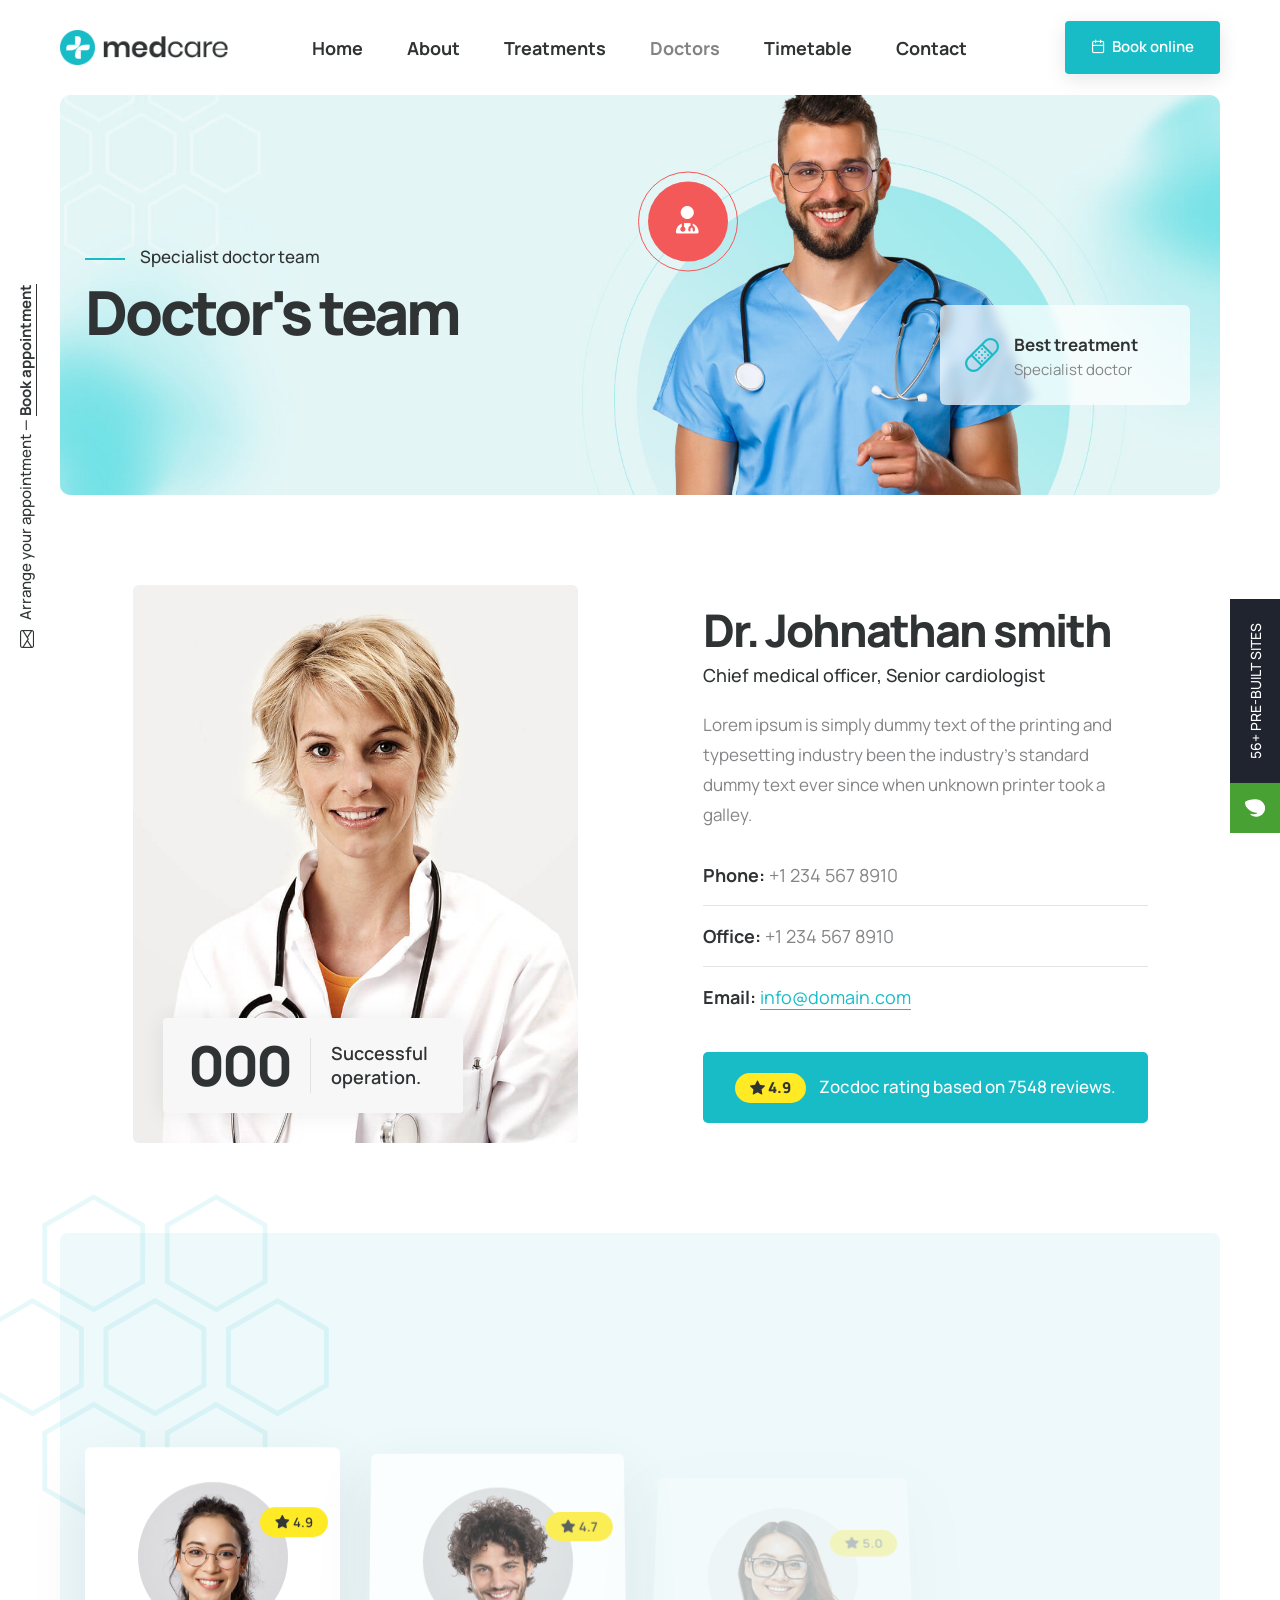
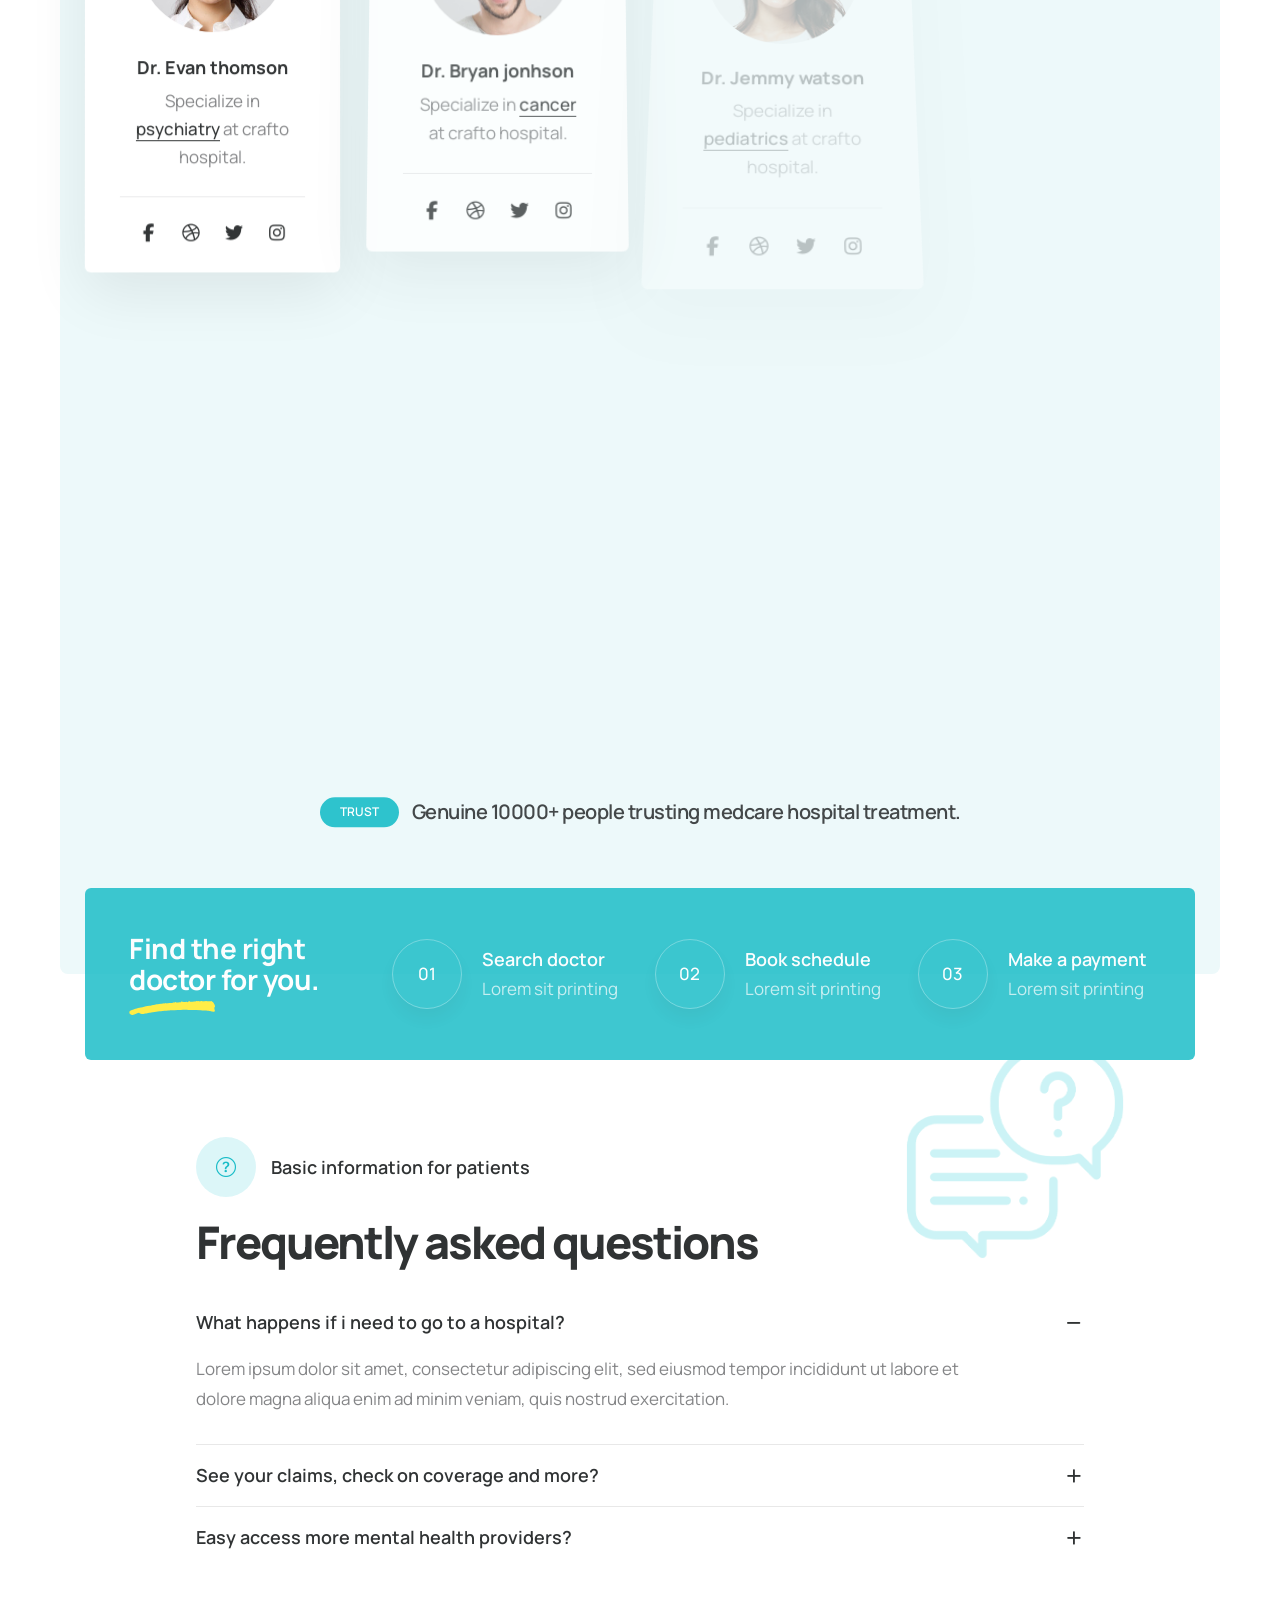
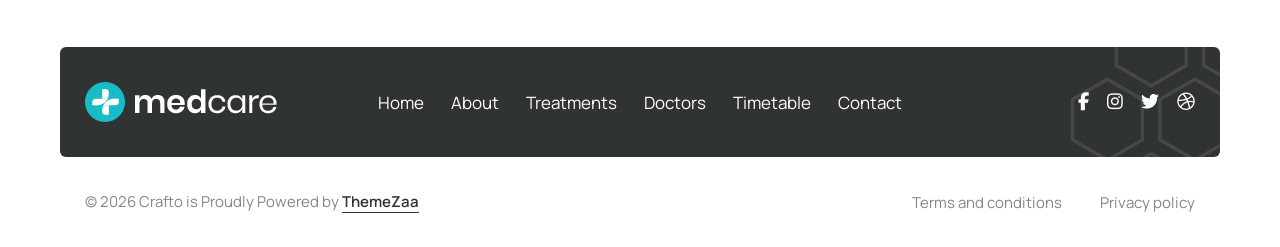
<file: demo-medical-doctors.html>
<!DOCTYPE html>
<html class="no-js" lang="en">
  <head>
    <title>Crafto - The Multipurpose HTML5 Template</title>
    <meta charset="utf-8" />
    <meta http-equiv="X-UA-Compatible" content="IE=edge" />
    <meta name="author" content="ThemeZaa" />
    <meta name="viewport" content="width=device-width,initial-scale=1.0" />
    <meta
      name="description"
      content="Elevate your online presence with Crafto - a modern, versatile, multipurpose Bootstrap 5 responsive HTML5, SCSS template using highly creative 56+ ready demos."
    />
    <!-- favicon icon -->
    <link rel="shortcut icon" href="images/favicon.png" />
    <link rel="apple-touch-icon" href="images/apple-touch-icon-57x57.png" />
    <link
      rel="apple-touch-icon"
      sizes="72x72"
      href="images/apple-touch-icon-72x72.png"
    />
    <link
      rel="apple-touch-icon"
      sizes="114x114"
      href="images/apple-touch-icon-114x114.png"
    />
    <!-- google fonts preconnect -->
    <link rel="preconnect" href="https://fonts.googleapis.com" crossorigin />
    <link rel="preconnect" href="https://fonts.gstatic.com" crossorigin />
    <!-- style sheets and font icons  -->
    <link rel="stylesheet" href="css/vendors.min.css" />
    <link rel="stylesheet" href="css/icon.min.css" />
    <link rel="stylesheet" href="css/style.min.css" />
    <link rel="stylesheet" href="css/responsive.min.css" />
    <link rel="stylesheet" href="demos/medical/medical.css" />
  </head>
  <body data-mobile-nav-style="classic">
    <div class="box-layout">
      <!-- start header -->
      <header>
        <!-- start navigation -->
        <nav
          class="navbar navbar-expand-lg header-light bg-white disable-fixed"
        >
          <div class="container-fluid">
            <div class="col-auto col-lg-2 me-lg-0 me-auto">
              <a class="navbar-brand" href="demo-medical.html">
                <img
                  src="images/demo-medical-logo-black.png"
                  data-at2x="images/demo-medical-logo-black@2x.png"
                  alt=""
                  class="default-logo"
                />
                <img
                  src="images/demo-medical-logo-black.png"
                  data-at2x="images/demo-medical-logo-black@2x.png"
                  alt=""
                  class="alt-logo"
                />
                <img
                  src="images/demo-medical-logo-black.png"
                  data-at2x="images/demo-medical-logo-black@2x.png"
                  alt=""
                  class="mobile-logo"
                />
              </a>
            </div>
            <div class="col-auto col-lg-8 menu-order position-static">
              <button
                class="navbar-toggler float-start"
                type="button"
                data-bs-toggle="collapse"
                data-bs-target="#navbarNav"
                aria-controls="navbarNav"
                aria-label="Toggle navigation"
              >
                <span class="navbar-toggler-line"></span>
                <span class="navbar-toggler-line"></span>
                <span class="navbar-toggler-line"></span>
                <span class="navbar-toggler-line"></span>
              </button>
              <div
                class="collapse navbar-collapse justify-content-center"
                id="navbarNav"
              >
                <ul class="navbar-nav">
                  <li class="nav-item">
                    <a href="index.html" class="nav-link">Home</a>
                  </li>
                  <li class="nav-item">
                    <a href="demo-medical-about.html" class="nav-link">About</a>
                  </li>
                  <li class="nav-item">
                    <a href="demo-medical-treatments.html" class="nav-link"
                      >Treatments</a
                    >
                  </li>
                  <li class="nav-item">
                    <a href="demo-medical-doctors.html" class="nav-link"
                      >Doctors</a
                    >
                  </li>
                  <li class="nav-item">
                    <a href="demo-medical-timetable.html" class="nav-link"
                      >Timetable</a
                    >
                  </li>
                  <li class="nav-item">
                    <a href="demo-medical-contact.html" class="nav-link"
                      >Contact</a
                    >
                  </li>
                </ul>
              </div>
            </div>
            <div class="col-auto col-lg-2 text-end d-none d-sm-flex">
              <div class="header-icon">
                <div class="header-button">
                  <a
                    href="demo-medical-appointment.html"
                    class="btn btn-small btn-switch-text btn-base-color left-icon btn-round-edge btn-box-shadow"
                  >
                    <span>
                      <span><i class="feather icon-feather-calendar"></i></span>
                      <span class="btn-double-text" data-text="Book online"
                        >Book online</span
                      >
                    </span>
                  </a>
                </div>
              </div>
            </div>
          </div>
        </nav>
        <!-- end navigation -->
      </header>
      <!-- end header -->
      <!-- start page title -->
      <section
        class="top-space-margin page-title-big-typography cover-background overflow-hidden position-relative p-0 border-radius-10px lg-no-border-radius"
        style="background-image: url(images/demo-medical-doctors-title-bg.jpg)"
      >
        <div class="container">
          <div class="row small-screen">
            <div
              class="col-xl-5 col-lg-6 col-md-7 position-relative page-title-extra-large align-self-center"
              data-anime='{ "el": "childs", "translateY": [30, 0], "opacity": [0,1], "duration": 600, "delay": 0, "staggervalue": 300, "easing": "easeOutQuad" }'
            >
              <h2 class="fw-500 text-dark-gray mb-15px d-block">
                <span
                  class="w-40px h-2px bg-base-color d-inline-block align-middle me-15px"
                ></span
                >Specialist doctor team
              </h2>
              <h1
                class="text-dark-gray fw-800 ls-minus-3px sm-ls-minus-1px d-block mb-0"
              >
                Doctor's team
              </h1>
            </div>
            <div
              class="col-xl-7 col-lg-6 col-md-5 position-relative d-none d-md-block"
            >
              <div
                class="w-85px h-85px border-radius-100 d-flex align-items-center justify-content-center position-absolute left-100px lg-left-minus-20px md-left-minus-30px top-100px lg-top-140px md-top-100px mt-4 translate-middle-y"
              >
                <div
                  class="bg-red video-icon-box video-icon-medium feature-box-icon-rounded w-80px h-80px rounded-circle d-flex align-items-center justify-content-center"
                >
                  <span>
                    <span class="video-icon">
                      <i
                        class="fa-solid fa-user-doctor icon-very-medium text-white position-relative top-minus-2px m-0"
                      ></i>
                      <span class="video-icon-sonar">
                        <span
                          class="video-icon-sonar-bfr border border-1 border-color-red"
                        ></span>
                      </span>
                    </span>
                  </span>
                </div>
              </div>
              <div
                class="blur-box bg-white-transparent position-absolute border-radius-6px top-50 right-minus-80px xxl-right-minus-20px xl-right-20px lg-right-0px w-250px p-25px text-center last-paragraph-no-margin animation-float"
              >
                <!-- start features box item -->
                <div class="icon-with-text-style-08">
                  <div
                    class="feature-box feature-box-left-icon-middle overflow-hidden"
                  >
                    <div class="feature-box-icon me-15px">
                      <i class="bi bi-bandaid icon-medium text-base-color"></i>
                    </div>
                    <div class="feature-box-content last-paragraph-no-margin">
                      <span class="d-inline-block fs-17 fw-700 text-dark-gray"
                        >Best treatment</span
                      >
                      <p class="lh-20 fs-15">Specialist doctor</p>
                    </div>
                  </div>
                </div>
                <!-- end features box item -->
              </div>
            </div>
          </div>
        </div>
      </section>
      <!-- end page title -->
      <!-- start section -->
      <section>
        <div class="container">
          <div class="row align-items-center justify-content-center">
            <div
              class="col-lg-5 col-md-10 md-mb-50px text-center position-relative"
            >
              <img
                src="images/demo-medical-doctors-01.jpg"
                alt=""
                class="border-radius-6px w-100"
              />
              <div
                class="bg-very-light-gray w-300px position-absolute pt-20px pb-20px ps-25px pe-25px border-radius-4px bottom-30px xs-bottom-10px left-40px xs-left-20px ms-5px box-shadow-large d-flex align-items-center text-start"
              >
                <h2
                  class="vertical-counter d-inline-flex text-dark-gray fw-800 ls-minus-3px mb-0 text-nowrap border-end border-1 border-color-transparent-dark-very-light pe-20px me-20px"
                  data-to="856"
                ></h2>
                <span class="text-dark-gray fs-18 fw-600 d-inline-block lh-24"
                  >Successful operation.</span
                >
              </div>
            </div>
            <div
              class="col-xl-5 col-lg-6 offset-lg-1 text-center text-lg-start"
              data-anime='{ "el": "childs", "translateY": [30, 0], "opacity": [0,1], "duration": 600, "delay": 0, "staggervalue": 300, "easing": "easeOutQuad" }'
            >
              <h3 class="fw-800 text-dark-gray ls-minus-2px mb-5px">
                Dr. Johnathan smith
              </h3>
              <span class="alt-font fs-18 mb-20px d-block text-dark-gray fw-500"
                >Chief medical officer, Senior cardiologist</span
              >
              <p class="mb-15px">
                Lorem ipsum is simply dummy text of the printing and typesetting
                industry been the industry's standard dummy text ever since when
                unknown printer took a galley.
              </p>
              <!-- start list style -->
              <ul class="p-0 m-0 list-style-01 mb-25px fs-18">
                <li class="border-color-extra-medium-gray pt-15px pb-15px">
                  <span class="text-dark-gray fw-700">Phone:</span>
                  <a href="tel:12345678910">+1 234 567 8910</a>
                </li>
                <li class="border-color-extra-medium-gray pt-15px pb-15px">
                  <span class="text-dark-gray fw-700">Office:</span>
                  <a href="tel:12345678910">+1 234 567 8910</a>
                </li>
                <li class="pt-15px pb-15px">
                  <span class="text-dark-gray fw-700">Email:</span>
                  <a
                    href="mailto:info@domain.com"
                    class="text-base-color text-decoration-line-bottom"
                    >info@domain.com</a
                  >
                </li>
              </ul>
              <!-- end list style -->
              <div
                class="bg-base-color text-white fw-500 border-radius-5px pt-20px pb-20px ps-10px pe-10px text-center"
              >
                <div
                  class="fs-15 fw-800 text-dark-gray lh-30 border-radius-30px bg-yellow ps-15px pe-15px d-inline-block me-10px"
                >
                  <i class="bi bi-star-fill"></i> 4.9
                </div>
                Zocdoc rating based on 7548 reviews.
              </div>
            </div>
          </div>
        </div>
      </section>
      <!-- end section -->
      <!-- start section -->
      <section
        class="bg-light-turquoise-blue border-radius-8px lg-no-border-radius overlap-height position-relative pb-0"
      >
        <div
          class="position-absolute top-10px lg-top-minus-80px left-minus-80px lg-left-15px opacity-1 w-350px z-index-1 d-none d-lg-inline-block"
        >
          <img
            src="images/demo-medical-pattern.svg"
            alt=""
            data-bottom-top="transform: translateY(-50px)"
            data-top-bottom="transform: translateY(50px)"
          />
        </div>
        <div class="container overlap-gap-section position-relative z-index-1">
          <div class="row mb-4">
            <div
              class="col text-center"
              data-anime='{ "el": "childs", "translateY": [30, 0], "opacity": [0,1], "duration": 600, "delay": 0, "staggervalue": 300, "easing": "easeOutQuad" }'
            >
              <h2 class="fw-800 text-dark-gray ls-minus-2px">
                Meet our doctors
              </h2>
            </div>
          </div>
          <div
            class="row row-cols-1 row-cols-xl-4 row-cols-lg-3 row-cols-sm-2 justify-content-center"
            data-anime='{"el": "childs", "translateY": [15, 0], "perspective": [1200,1200], "scale": [1.05, 1], "rotateX": [30, 0], "opacity": [0,1], "duration": 800, "delay": 100, "staggervalue": 300, "easing": "easeOutQuad" }'
          >
            <!-- start team member item -->
            <div class="col team-style-06 mb-30px">
              <div
                class="d-flex flex-column p-35px pb-20px lg-p-30px text-center border-radius-6px bg-white box-shadow-quadruple-large position-relative"
              >
                <div class="position-relative">
                  <a href="#" class="d-inline-block position-relative"
                    ><img
                      class="rounded-circle w-150px h-150px mb-20px"
                      src="images/team-55.jpg"
                      alt=""
                    />
                    <span
                      class="fs-13 fw-600 text-dark-gray alt-font lh-30 position-absolute top-25px right-minus-40px border-radius-30px bg-yellow ps-15px pe-15px"
                      ><i class="fa-solid fa-star"></i> 4.9</span
                    ></a
                  >
                </div>
                <a href="#" class="text-dark-gray fs-18 fw-700 mb-5px"
                  >Dr. Evan thomson</a
                >
                <p class="w-90 mx-auto lh-28">
                  Specialize in
                  <span
                    class="text-dark-gray text-decoration-line-bottom fw-500"
                    >psychiatry</span
                  >
                  at crafto hospital.
                </p>
                <div
                  class="text-center elements-social social-icon-style-02 border-top border-color-light-medium-gray w-100 pt-15px"
                >
                  <ul class="small-icon dark">
                    <li>
                      <a
                        class="facebook"
                        href="https://www.facebook.com/"
                        target="_blank"
                        ><i class="fa-brands fa-facebook-f"></i
                      ></a>
                    </li>
                    <li>
                      <a
                        class="dribbble"
                        href="http://www.dribbble.com"
                        target="_blank"
                        ><i class="fa-brands fa-dribbble"></i
                      ></a>
                    </li>
                    <li>
                      <a
                        class="twitter"
                        href="https://www.twitter.com"
                        target="_blank"
                        ><i class="fa-brands fa-twitter"></i
                      ></a>
                    </li>
                    <li>
                      <a
                        class="instagram"
                        href="https://www.instagram.com"
                        target="_blank"
                        ><i class="fa-brands fa-instagram"></i
                      ></a>
                    </li>
                  </ul>
                </div>
              </div>
            </div>
            <!-- end team member item -->
            <!-- start team member item -->
            <div class="col team-style-06 mb-30px">
              <div
                class="d-flex flex-column p-35px pb-20px lg-p-30px text-center border-radius-6px bg-white box-shadow-quadruple-large position-relative"
              >
                <div class="position-relative">
                  <a href="#" class="d-inline-block position-relative"
                    ><img
                      class="rounded-circle w-150px h-150px mb-20px"
                      src="images/team-54.jpg"
                      alt=""
                    />
                    <span
                      class="fs-13 fw-600 text-dark-gray alt-font lh-30 position-absolute top-25px right-minus-40px border-radius-30px bg-yellow ps-15px pe-15px"
                      ><i class="fa-solid fa-star"></i> 4.7</span
                    ></a
                  >
                </div>
                <a href="#" class="text-dark-gray fs-18 fw-700 mb-5px"
                  >Dr. Bryan jonhson</a
                >
                <p class="w-90 mx-auto lh-28">
                  Specialize in
                  <span
                    class="text-dark-gray text-decoration-line-bottom fw-500"
                    >cancer</span
                  >
                  at crafto hospital.
                </p>
                <div
                  class="text-center elements-social social-icon-style-02 border-top border-color-light-medium-gray w-100 pt-15px"
                >
                  <ul class="small-icon dark">
                    <li>
                      <a
                        class="facebook"
                        href="https://www.facebook.com/"
                        target="_blank"
                        ><i class="fa-brands fa-facebook-f"></i
                      ></a>
                    </li>
                    <li>
                      <a
                        class="dribbble"
                        href="http://www.dribbble.com"
                        target="_blank"
                        ><i class="fa-brands fa-dribbble"></i
                      ></a>
                    </li>
                    <li>
                      <a
                        class="twitter"
                        href="https://www.twitter.com"
                        target="_blank"
                        ><i class="fa-brands fa-twitter"></i
                      ></a>
                    </li>
                    <li>
                      <a
                        class="instagram"
                        href="https://www.instagram.com"
                        target="_blank"
                        ><i class="fa-brands fa-instagram"></i
                      ></a>
                    </li>
                  </ul>
                </div>
              </div>
            </div>
            <!-- end team member item -->
            <!-- start team member item -->
            <div class="col team-style-06 mb-30px">
              <div
                class="d-flex flex-column p-35px pb-20px lg-p-30px text-center border-radius-6px bg-white box-shadow-quadruple-large position-relative"
              >
                <div class="position-relative">
                  <a href="#" class="d-inline-block position-relative"
                    ><img
                      class="rounded-circle w-150px h-150px mb-20px"
                      src="images/team-25.jpg"
                      alt=""
                    />
                    <span
                      class="fs-13 fw-600 text-dark-gray alt-font lh-30 position-absolute top-25px right-minus-40px border-radius-30px bg-yellow ps-15px pe-15px"
                      ><i class="fa-solid fa-star"></i> 5.0</span
                    ></a
                  >
                </div>
                <a href="#" class="text-dark-gray fs-18 fw-700 mb-5px"
                  >Dr. Jemmy watson</a
                >
                <p class="w-90 mx-auto lh-28">
                  Specialize in
                  <span
                    class="text-dark-gray text-decoration-line-bottom fw-500"
                    >pediatrics</span
                  >
                  at crafto hospital.
                </p>
                <div
                  class="text-center elements-social social-icon-style-02 border-top border-color-light-medium-gray w-100 pt-15px"
                >
                  <ul class="small-icon dark">
                    <li>
                      <a
                        class="facebook"
                        href="https://www.facebook.com/"
                        target="_blank"
                        ><i class="fa-brands fa-facebook-f"></i
                      ></a>
                    </li>
                    <li>
                      <a
                        class="dribbble"
                        href="http://www.dribbble.com"
                        target="_blank"
                        ><i class="fa-brands fa-dribbble"></i
                      ></a>
                    </li>
                    <li>
                      <a
                        class="twitter"
                        href="https://www.twitter.com"
                        target="_blank"
                        ><i class="fa-brands fa-twitter"></i
                      ></a>
                    </li>
                    <li>
                      <a
                        class="instagram"
                        href="https://www.instagram.com"
                        target="_blank"
                        ><i class="fa-brands fa-instagram"></i
                      ></a>
                    </li>
                  </ul>
                </div>
              </div>
            </div>
            <!-- end team member item -->
            <!-- start team member item -->
            <div class="col team-style-06 mb-30px">
              <div
                class="d-flex flex-column p-35px pb-20px lg-p-30px text-center border-radius-6px bg-white box-shadow-quadruple-large position-relative"
              >
                <div class="position-relative">
                  <a href="#" class="d-inline-block position-relative"
                    ><img
                      class="rounded-circle w-150px h-150px mb-20px"
                      src="images/team-24.jpg"
                      alt=""
                    />
                    <span
                      class="fs-13 fw-600 text-dark-gray alt-font lh-30 position-absolute top-25px right-minus-40px border-radius-30px bg-yellow ps-15px pe-15px"
                      ><i class="fa-solid fa-star"></i> 5.0</span
                    ></a
                  >
                </div>
                <a href="#" class="text-dark-gray fs-18 fw-700 mb-5px"
                  >Dr. Jeremy dupont</a
                >
                <p class="w-90 mx-auto lh-28">
                  Specialize in
                  <span
                    class="text-dark-gray text-decoration-line-bottom fw-500"
                    >psychiatry</span
                  >
                  at crafto hospital.
                </p>
                <div
                  class="text-center elements-social social-icon-style-02 border-top border-color-light-medium-gray w-100 pt-15px"
                >
                  <ul class="small-icon dark">
                    <li>
                      <a
                        class="facebook"
                        href="https://www.facebook.com/"
                        target="_blank"
                        ><i class="fa-brands fa-facebook-f"></i
                      ></a>
                    </li>
                    <li>
                      <a
                        class="dribbble"
                        href="http://www.dribbble.com"
                        target="_blank"
                        ><i class="fa-brands fa-dribbble"></i
                      ></a>
                    </li>
                    <li>
                      <a
                        class="twitter"
                        href="https://www.twitter.com"
                        target="_blank"
                        ><i class="fa-brands fa-twitter"></i
                      ></a>
                    </li>
                    <li>
                      <a
                        class="instagram"
                        href="https://www.instagram.com"
                        target="_blank"
                        ><i class="fa-brands fa-instagram"></i
                      ></a>
                    </li>
                  </ul>
                </div>
              </div>
            </div>
            <!-- end team member item -->
            <!-- start team member item -->
            <div class="col team-style-06 mb-30px">
              <div
                class="d-flex flex-column p-35px pb-20px lg-p-30px text-center border-radius-6px bg-white box-shadow-quadruple-large position-relative"
              >
                <div class="position-relative">
                  <a href="#" class="d-inline-block position-relative"
                    ><img
                      class="rounded-circle w-150px h-150px mb-20px"
                      src="images/team-22.jpg"
                      alt=""
                    />
                    <span
                      class="fs-13 fw-600 text-dark-gray alt-font lh-30 position-absolute top-25px right-minus-40px border-radius-30px bg-yellow ps-15px pe-15px"
                      ><i class="fa-solid fa-star"></i> 4.9</span
                    ></a
                  >
                </div>
                <a href="#" class="text-dark-gray fs-18 fw-700 mb-5px"
                  >Dr. Shoko mugikura</a
                >
                <p class="w-90 mx-auto lh-28">
                  Specialize in
                  <span
                    class="text-dark-gray text-decoration-line-bottom fw-500"
                    >psychiatry</span
                  >
                  at crafto hospital.
                </p>
                <div
                  class="text-center elements-social social-icon-style-02 border-top border-color-light-medium-gray w-100 pt-15px"
                >
                  <ul class="small-icon dark">
                    <li>
                      <a
                        class="facebook"
                        href="https://www.facebook.com/"
                        target="_blank"
                        ><i class="fa-brands fa-facebook-f"></i
                      ></a>
                    </li>
                    <li>
                      <a
                        class="dribbble"
                        href="http://www.dribbble.com"
                        target="_blank"
                        ><i class="fa-brands fa-dribbble"></i
                      ></a>
                    </li>
                    <li>
                      <a
                        class="twitter"
                        href="https://www.twitter.com"
                        target="_blank"
                        ><i class="fa-brands fa-twitter"></i
                      ></a>
                    </li>
                    <li>
                      <a
                        class="instagram"
                        href="https://www.instagram.com"
                        target="_blank"
                        ><i class="fa-brands fa-instagram"></i
                      ></a>
                    </li>
                  </ul>
                </div>
              </div>
            </div>
            <!-- end team member item -->
            <!-- start team member item -->
            <div class="col team-style-06 xs-mb-30px">
              <div
                class="d-flex flex-column p-35px pb-20px lg-p-30px text-center border-radius-6px bg-white box-shadow-quadruple-large position-relative"
              >
                <div class="position-relative">
                  <a href="#" class="d-inline-block position-relative"
                    ><img
                      class="rounded-circle w-150px h-150px mb-20px"
                      src="images/team-21.jpg"
                      alt=""
                    />
                    <span
                      class="fs-13 fw-600 text-dark-gray alt-font lh-30 position-absolute top-25px right-minus-40px border-radius-30px bg-yellow ps-15px pe-15px"
                      ><i class="fa-solid fa-star"></i> 5.0</span
                    ></a
                  >
                </div>
                <a href="#" class="text-dark-gray fs-18 fw-700 mb-5px"
                  >Dr. Herman miller</a
                >
                <p class="w-90 mx-auto lh-28">
                  Specialize in
                  <span
                    class="text-dark-gray text-decoration-line-bottom fw-500"
                    >cancer</span
                  >
                  at crafto hospital.
                </p>
                <div
                  class="text-center elements-social social-icon-style-02 border-top border-color-light-medium-gray w-100 pt-15px"
                >
                  <ul class="small-icon dark">
                    <li>
                      <a
                        class="facebook"
                        href="https://www.facebook.com/"
                        target="_blank"
                        ><i class="fa-brands fa-facebook-f"></i
                      ></a>
                    </li>
                    <li>
                      <a
                        class="dribbble"
                        href="http://www.dribbble.com"
                        target="_blank"
                        ><i class="fa-brands fa-dribbble"></i
                      ></a>
                    </li>
                    <li>
                      <a
                        class="twitter"
                        href="https://www.twitter.com"
                        target="_blank"
                        ><i class="fa-brands fa-twitter"></i
                      ></a>
                    </li>
                    <li>
                      <a
                        class="instagram"
                        href="https://www.instagram.com"
                        target="_blank"
                        ><i class="fa-brands fa-instagram"></i
                      ></a>
                    </li>
                  </ul>
                </div>
              </div>
            </div>
            <!-- end team member item -->
            <!-- start team member item -->
            <div class="col team-style-06 xs-mb-30px">
              <div
                class="d-flex flex-column p-35px pb-20px lg-p-30px text-center border-radius-6px bg-white box-shadow-quadruple-large position-relative"
              >
                <div class="position-relative">
                  <a href="#" class="d-inline-block position-relative"
                    ><img
                      class="rounded-circle w-150px h-150px mb-20px"
                      src="images/team-23.jpg"
                      alt=""
                    />
                    <span
                      class="fs-13 fw-600 text-dark-gray alt-font lh-30 position-absolute top-25px right-minus-40px border-radius-30px bg-yellow ps-15px pe-15px"
                      ><i class="fa-solid fa-star"></i> 5.0</span
                    ></a
                  >
                </div>
                <a href="#" class="text-dark-gray fs-18 fw-700 mb-5px"
                  >Dr. Leonel mooney</a
                >
                <p class="w-90 mx-auto lh-28">
                  Specialize in
                  <span
                    class="text-dark-gray text-decoration-line-bottom fw-500"
                    >pediatrics</span
                  >
                  at crafto hospital.
                </p>
                <div
                  class="text-center elements-social social-icon-style-02 border-top border-color-light-medium-gray w-100 pt-15px"
                >
                  <ul class="small-icon dark">
                    <li>
                      <a
                        class="facebook"
                        href="https://www.facebook.com/"
                        target="_blank"
                        ><i class="fa-brands fa-facebook-f"></i
                      ></a>
                    </li>
                    <li>
                      <a
                        class="dribbble"
                        href="http://www.dribbble.com"
                        target="_blank"
                        ><i class="fa-brands fa-dribbble"></i
                      ></a>
                    </li>
                    <li>
                      <a
                        class="twitter"
                        href="https://www.twitter.com"
                        target="_blank"
                        ><i class="fa-brands fa-twitter"></i
                      ></a>
                    </li>
                    <li>
                      <a
                        class="instagram"
                        href="https://www.instagram.com"
                        target="_blank"
                        ><i class="fa-brands fa-instagram"></i
                      ></a>
                    </li>
                  </ul>
                </div>
              </div>
            </div>
            <!-- end team member item -->
            <!-- start team member item -->
            <div class="col team-style-06">
              <div
                class="d-flex flex-column p-35px pb-20px lg-p-30px text-center border-radius-6px bg-white box-shadow-quadruple-large position-relative"
              >
                <div class="position-relative">
                  <a href="#" class="d-inline-block position-relative"
                    ><img
                      class="rounded-circle w-150px h-150px mb-20px"
                      src="images/team-56.jpg"
                      alt=""
                    />
                    <span
                      class="fs-13 fw-600 text-dark-gray alt-font lh-30 position-absolute top-25px right-minus-40px border-radius-30px bg-yellow ps-15px pe-15px"
                      ><i class="fa-solid fa-star"></i> 5.0</span
                    ></a
                  >
                </div>
                <a href="#" class="text-dark-gray fs-18 fw-700 mb-5px"
                  >Dr. Matthew taylor</a
                >
                <p class="w-90 mx-auto lh-28">
                  Specialize in
                  <span
                    class="text-dark-gray text-decoration-line-bottom fw-500"
                    >psychiatry</span
                  >
                  at crafto hospital.
                </p>
                <div
                  class="text-center elements-social social-icon-style-02 border-top border-color-light-medium-gray w-100 pt-15px"
                >
                  <ul class="small-icon dark">
                    <li>
                      <a
                        class="facebook"
                        href="https://www.facebook.com/"
                        target="_blank"
                        ><i class="fa-brands fa-facebook-f"></i
                      ></a>
                    </li>
                    <li>
                      <a
                        class="dribbble"
                        href="http://www.dribbble.com"
                        target="_blank"
                        ><i class="fa-brands fa-dribbble"></i
                      ></a>
                    </li>
                    <li>
                      <a
                        class="twitter"
                        href="https://www.twitter.com"
                        target="_blank"
                        ><i class="fa-brands fa-twitter"></i
                      ></a>
                    </li>
                    <li>
                      <a
                        class="instagram"
                        href="https://www.instagram.com"
                        target="_blank"
                        ><i class="fa-brands fa-instagram"></i
                      ></a>
                    </li>
                  </ul>
                </div>
              </div>
            </div>
            <!-- end team member item -->
          </div>
          <div
            class="row justify-content-center align-items-center pt-3 pb-6"
            data-anime='{ "el": "childs", "translateY": [50, 0], "opacity": [0,1], "duration": 1200, "delay": 0, "staggervalue": 150, "easing": "easeOutQuad" }'
          >
            <div class="col-12 text-center last-paragraph-no-margin">
              <div
                class="fs-12 lh-30 fw-600 text-white text-uppercase d-inline-block bg-base-color border-radius-30px ps-20px pe-20px me-10px sm-m-5px align-middle"
              >
                trust
              </div>
              <div
                class="d-inline-block align-middle text-dark-gray fs-20 fw-600 ls-minus-05px"
              >
                Genuine 10000+ people trusting medcare hospital treatment.
              </div>
            </div>
          </div>
        </div>
      </section>
      <!-- end section -->
      <!-- start section -->
      <section class="py-0">
        <div class="container overlap-section sm-pt-50px">
          <div
            class="bg-base-color border-radius-6px pt-4 pb-4 ps-6 pe-6 xl-p-4 sm-p-30px"
            data-anime='{ "translateY": [0, 0], "opacity": [0,1], "duration": 1200, "delay": 100, "staggervalue": 150, "easing": "easeOutQuad" }'
          >
            <div class="row justify-content-center align-items-center">
              <div class="col-xl-3 lg-mb-25px text-center text-xl-start">
                <h6 class="text-white fw-700 mb-0 w-80 xl-w-100">
                  Find the right
                  <span
                    class="highlight-separator"
                    data-shadow-animation="true"
                    data-animation-delay="500"
                    >doctor
                    <span
                      ><img src="images/highlight-separator.svg" alt="" /></span
                  ></span>
                  for you.
                </h6>
              </div>
              <div class="col-xl-9">
                <div
                  class="row row-cols-auto row-cols-lg-3 row-cols-md-2 justify-content-center align-items-center"
                >
                  <!-- start process step item -->
                  <div
                    class="col process-step-style-07 position-relative md-mb-30px"
                  >
                    <div class="process-step-item d-flex align-items-center">
                      <div class="process-step-icon-wrap position-relative">
                        <div
                          class="process-step-icon d-flex justify-content-center align-items-center mx-auto rounded-circle h-70px w-70px border border-1 border-color-transparent-white-very-light box-shadow-bottom"
                        >
                          <span
                            class="number position-relative z-index-1 text-white fw-500"
                            >01</span
                          >
                        </div>
                      </div>
                      <div
                        class="process-content ps-20px last-paragraph-no-margin"
                      >
                        <span class="d-block fw-600 text-white fs-18"
                          >Search doctor</span
                        >
                        <p class="text-white opacity-7">Lorem sit printing</p>
                      </div>
                    </div>
                  </div>
                  <!-- end process step item -->
                  <!-- start process step item -->
                  <div
                    class="col process-step-style-07 position-relative md-mb-30px"
                  >
                    <div class="process-step-item d-flex align-items-center">
                      <div class="process-step-icon-wrap position-relative">
                        <div
                          class="process-step-icon d-flex justify-content-center align-items-center mx-auto rounded-circle h-70px w-70px border border-1 border-color-transparent-white-very-light box-shadow-bottom"
                        >
                          <span
                            class="number position-relative z-index-1 text-white fw-500"
                            >02</span
                          >
                        </div>
                      </div>
                      <div
                        class="process-content ps-20px last-paragraph-no-margin"
                      >
                        <span class="d-block fw-600 text-white fs-18"
                          >Book schedule</span
                        >
                        <p class="text-white opacity-7">Lorem sit printing</p>
                      </div>
                    </div>
                  </div>
                  <!-- end process step item -->
                  <!-- start process step item -->
                  <div class="col process-step-style-07 position-relative">
                    <div class="process-step-item d-flex align-items-center">
                      <div class="process-step-icon-wrap position-relative">
                        <div
                          class="process-step-icon d-flex justify-content-center align-items-center mx-auto rounded-circle h-70px w-70px border border-1 border-color-transparent-white-very-light box-shadow-bottom"
                        >
                          <span
                            class="number position-relative z-index-1 text-white fw-500"
                            >03</span
                          >
                        </div>
                      </div>
                      <div
                        class="process-content ps-20px last-paragraph-no-margin"
                      >
                        <span class="d-block fw-600 text-white fs-18"
                          >Make a payment</span
                        >
                        <p class="text-white opacity-7">Lorem sit printing</p>
                      </div>
                    </div>
                  </div>
                  <!-- end process step item -->
                </div>
              </div>
            </div>
          </div>
        </div>
        <div class="container">
          <div
            class="row align-items-center ps-10 pe-10 pt-7 pb-7 md-ps-0 md-pe-0 border-radius-8px overflow-hidden position-relative"
          >
            <div
              class="position-absolute right-70px md-right-0px top-minus-20px w-250px xs-w-200px opacity-2"
            >
              <img src="images/demo-medical-about-icon-03.png" alt="" />
            </div>
            <div class="col-12">
              <span
                class="fs-18 fw-600 text-dark-gray mb-20px d-flex align-items-center"
                ><span
                  class="text-center w-60px h-60px d-flex justify-content-center align-items-center rounded-circle bg-light-sea-green-transparent-light align-middle me-15px"
                  ><i
                    class="bi bi-question-circle text-base-color fs-20"
                  ></i></span
                >Basic information for patients</span
              >
              <h3 class="fw-800 text-dark-gray ls-minus-2px">
                Frequently asked questions
              </h3>
              <div
                class="accordion accordion-style-02"
                id="accordion-style-02"
                data-active-icon="icon-feather-minus"
                data-inactive-icon="icon-feather-plus"
              >
                <!-- start accordion item -->
                <div class="accordion-item active-accordion">
                  <div
                    class="accordion-header border-bottom border-color-transparent-dark-very-light"
                  >
                    <a
                      href="#"
                      data-bs-toggle="collapse"
                      data-bs-target="#accordion-style-02-01"
                      aria-expanded="true"
                      data-bs-parent="#accordion-style-02"
                    >
                      <div
                        class="accordion-title mb-0 position-relative text-dark-gray"
                      >
                        <i class="feather icon-feather-minus fs-20"></i
                        ><span class="fw-600 fs-18"
                          >What happens if i need to go to a hospital?</span
                        >
                      </div>
                    </a>
                  </div>
                  <div
                    id="accordion-style-02-01"
                    class="accordion-collapse collapse show"
                    data-bs-parent="#accordion-style-02"
                  >
                    <div
                      class="accordion-body last-paragraph-no-margin border-bottom border-color-transparent-dark-very-light"
                    >
                      <p class="w-90 md-w-100">
                        Lorem ipsum dolor sit amet, consectetur adipiscing elit,
                        sed eiusmod tempor incididunt ut labore et dolore magna
                        aliqua enim ad minim veniam, quis nostrud exercitation.
                      </p>
                    </div>
                  </div>
                </div>
                <!-- end accordion item -->
                <!-- start accordion item -->
                <div class="accordion-item">
                  <div
                    class="accordion-header border-bottom border-color-transparent-dark-very-light"
                  >
                    <a
                      href="#"
                      data-bs-toggle="collapse"
                      data-bs-target="#accordion-style-02-02"
                      aria-expanded="false"
                      data-bs-parent="#accordion-style-02"
                    >
                      <div
                        class="accordion-title mb-0 position-relative text-dark-gray"
                      >
                        <i class="feather icon-feather-plus fs-20"></i
                        ><span class="fw-600 fs-18"
                          >See your claims, check on coverage and more?</span
                        >
                      </div>
                    </a>
                  </div>
                  <div
                    id="accordion-style-02-02"
                    class="accordion-collapse collapse"
                    data-bs-parent="#accordion-style-02"
                  >
                    <div
                      class="accordion-body last-paragraph-no-margin border-bottom border-color-transparent-dark-very-light"
                    >
                      <p class="w-90 md-w-100">
                        Lorem ipsum dolor sit amet, consectetur adipiscing elit,
                        sed eiusmod tempor incididunt ut labore et dolore magna
                        aliqua enim ad minim veniam, quis nostrud exercitation.
                      </p>
                    </div>
                  </div>
                </div>
                <!-- end accordion item -->
                <!-- start accordion item -->
                <div class="accordion-item">
                  <div
                    class="accordion-header border-bottom border-color-transparent"
                  >
                    <a
                      href="#"
                      data-bs-toggle="collapse"
                      data-bs-target="#accordion-style-02-03"
                      aria-expanded="false"
                      data-bs-parent="#accordion-style-02"
                    >
                      <div
                        class="accordion-title mb-0 position-relative text-dark-gray"
                      >
                        <i class="feather icon-feather-plus fs-20"></i
                        ><span class="fw-600 fs-18"
                          >Easy access more mental health providers?</span
                        >
                      </div>
                    </a>
                  </div>
                  <div
                    id="accordion-style-02-03"
                    class="accordion-collapse collapse"
                    data-bs-parent="#accordion-style-02"
                  >
                    <div
                      class="accordion-body last-paragraph-no-margin border-bottom border-color-transparent"
                    >
                      <p class="w-90 md-w-100">
                        Lorem ipsum dolor sit amet, consectetur adipiscing elit,
                        sed eiusmod tempor incididunt ut labore et dolore magna
                        aliqua enim ad minim veniam, quis nostrud exercitation.
                      </p>
                    </div>
                  </div>
                </div>
                <!-- end accordion item -->
              </div>
            </div>
          </div>
        </div>
      </section>
      <!-- end section -->
      <!-- start footer -->
      <footer class="p-0">
        <div
          class="footer-top bg-dark-gray pt-35px pb-35px border-radius-6px lg-no-border-radius position-relative overflow-hidden"
        >
          <div
            class="position-absolute right-minus-100px bottom-minus-80px margin-100px-top opacity-1 w-250px"
          >
            <img src="images/demo-medical-pattern-white.svg" alt="" class="" />
          </div>
          <div class="container">
            <div class="row align-items-center">
              <!-- start footer column -->
              <div
                class="col-xl-3 col-sm-6 order-1 text-center text-sm-start xs-mb-20px"
              >
                <a href="demo-medical.html" class="footer-logo d-inline-block"
                  ><img
                    src="images/demo-medical-logo-white.png"
                    data-at2x="images/demo-medical-logo-white@2x.png"
                    alt=""
                /></a>
              </div>
              <!-- end footer column -->
              <!-- start footer column -->
              <div class="col-xl-6 order-3 order-xl-2 lg-mt-10px">
                <ul class="footer-navbar text-center lh-normal">
                  <li class="nav-item">
                    <a href="demo-medical.html" class="nav-link">Home</a>
                  </li>
                  <li class="nav-item">
                    <a href="demo-medical-about.html" class="nav-link">About</a>
                  </li>
                  <li class="nav-item">
                    <a href="demo-medical-treatments.html" class="nav-link"
                      >Treatments</a
                    >
                  </li>
                  <li class="nav-item">
                    <a href="demo-medical-doctors.html" class="nav-link"
                      >Doctors</a
                    >
                  </li>
                  <li class="nav-item">
                    <a href="demo-medical-timetable.html" class="nav-link"
                      >Timetable</a
                    >
                  </li>
                  <li class="nav-item">
                    <a href="demo-medical-contact.html" class="nav-link"
                      >Contact</a
                    >
                  </li>
                </ul>
              </div>
              <!-- end footer column -->
              <!-- start footer column -->
              <div
                class="col-xl-3 col-sm-6 position-relative text-center text-sm-end elements-social social-icon-style-08 order-2 order-xl-3"
              >
                <ul class="small-icon light">
                  <li>
                    <a
                      class="facebook"
                      href="https://www.facebook.com/"
                      target="_blank"
                      ><i class="fa-brands fa-facebook-f"></i
                    ></a>
                  </li>
                  <li>
                    <a
                      class="instagram"
                      href="https://www.instagram.com"
                      target="_blank"
                      ><i class="fa-brands fa-instagram"></i
                    ></a>
                  </li>
                  <li>
                    <a
                      class="twitter"
                      href="https://www.twitter.com"
                      target="_blank"
                      ><i class="fa-brands fa-twitter"></i
                    ></a>
                  </li>
                  <li>
                    <a
                      class="dribbble"
                      href="http://www.dribbble.com"
                      target="_blank"
                      ><i class="fa-brands fa-dribbble"></i
                    ></a>
                  </li>
                </ul>
              </div>
              <!-- end footer column -->
            </div>
          </div>
        </div>
        <div class="container">
          <div
            class="row row-cols-1 row-cols-md-2 align-items-center pt-30px pb-30px"
          >
            <!-- start copyright -->
            <div
              class="col last-paragraph-no-margin fs-15 text-center text-md-start sm-mb-10px"
            >
              <p>
                &copy; 2026 Crafto is Proudly Powered by
                <a
                  href="https://www.themezaa.com/"
                  target="_blank"
                  class="text-decoration-line-bottom text-dark-gray fw-600"
                  >ThemeZaa</a
                >
              </p>
            </div>
            <!-- end copyright -->
            <!-- start footer menu -->
            <div class="col text-end fs-15 text-center text-md-end">
              <ul class="footer-navbar lh-normal">
                <li class="me-35px sm-me-20px">
                  <a href="#">Terms and conditions</a>
                </li>
                <li><a href="#">Privacy policy</a></li>
              </ul>
            </div>
            <!-- end footer menu -->
          </div>
        </div>
      </footer>
      <!-- end footer -->
      <!-- start sticky column -->
      <div
        class="sticky-wrap d-none d-xl-inline-block"
        data-animation-delay="100"
        data-shadow-animation="true"
      >
        <span class="fs-15 fw-500"
          ><i class="bi bi-envelope icon-small me-10px align-middle"></i>Arrange
          your appointment —
          <a
            href="demo-medical-appointment.html"
            class="text-decoration-line-bottom fw-700"
            >Book appointment</a
          ></span
        >
      </div>
      <!-- end sticky column -->
    </div>
    <!-- start scroll progress -->
    <div class="scroll-progress d-none d-xxl-block">
      <a href="#" class="scroll-top" aria-label="scroll">
        <span class="scroll-text">Scroll</span
        ><span class="scroll-line"><span class="scroll-point"></span></span>
      </a>
    </div>
    <!-- end scroll progress -->
    <!-- javascript libraries -->
    <script type="text/javascript" src="js/jquery.js"></script>
    <script type="text/javascript" src="js/vendors.min.js"></script>
    <script type="text/javascript" src="js/main.js"></script>
  </body>
</html>
</file>
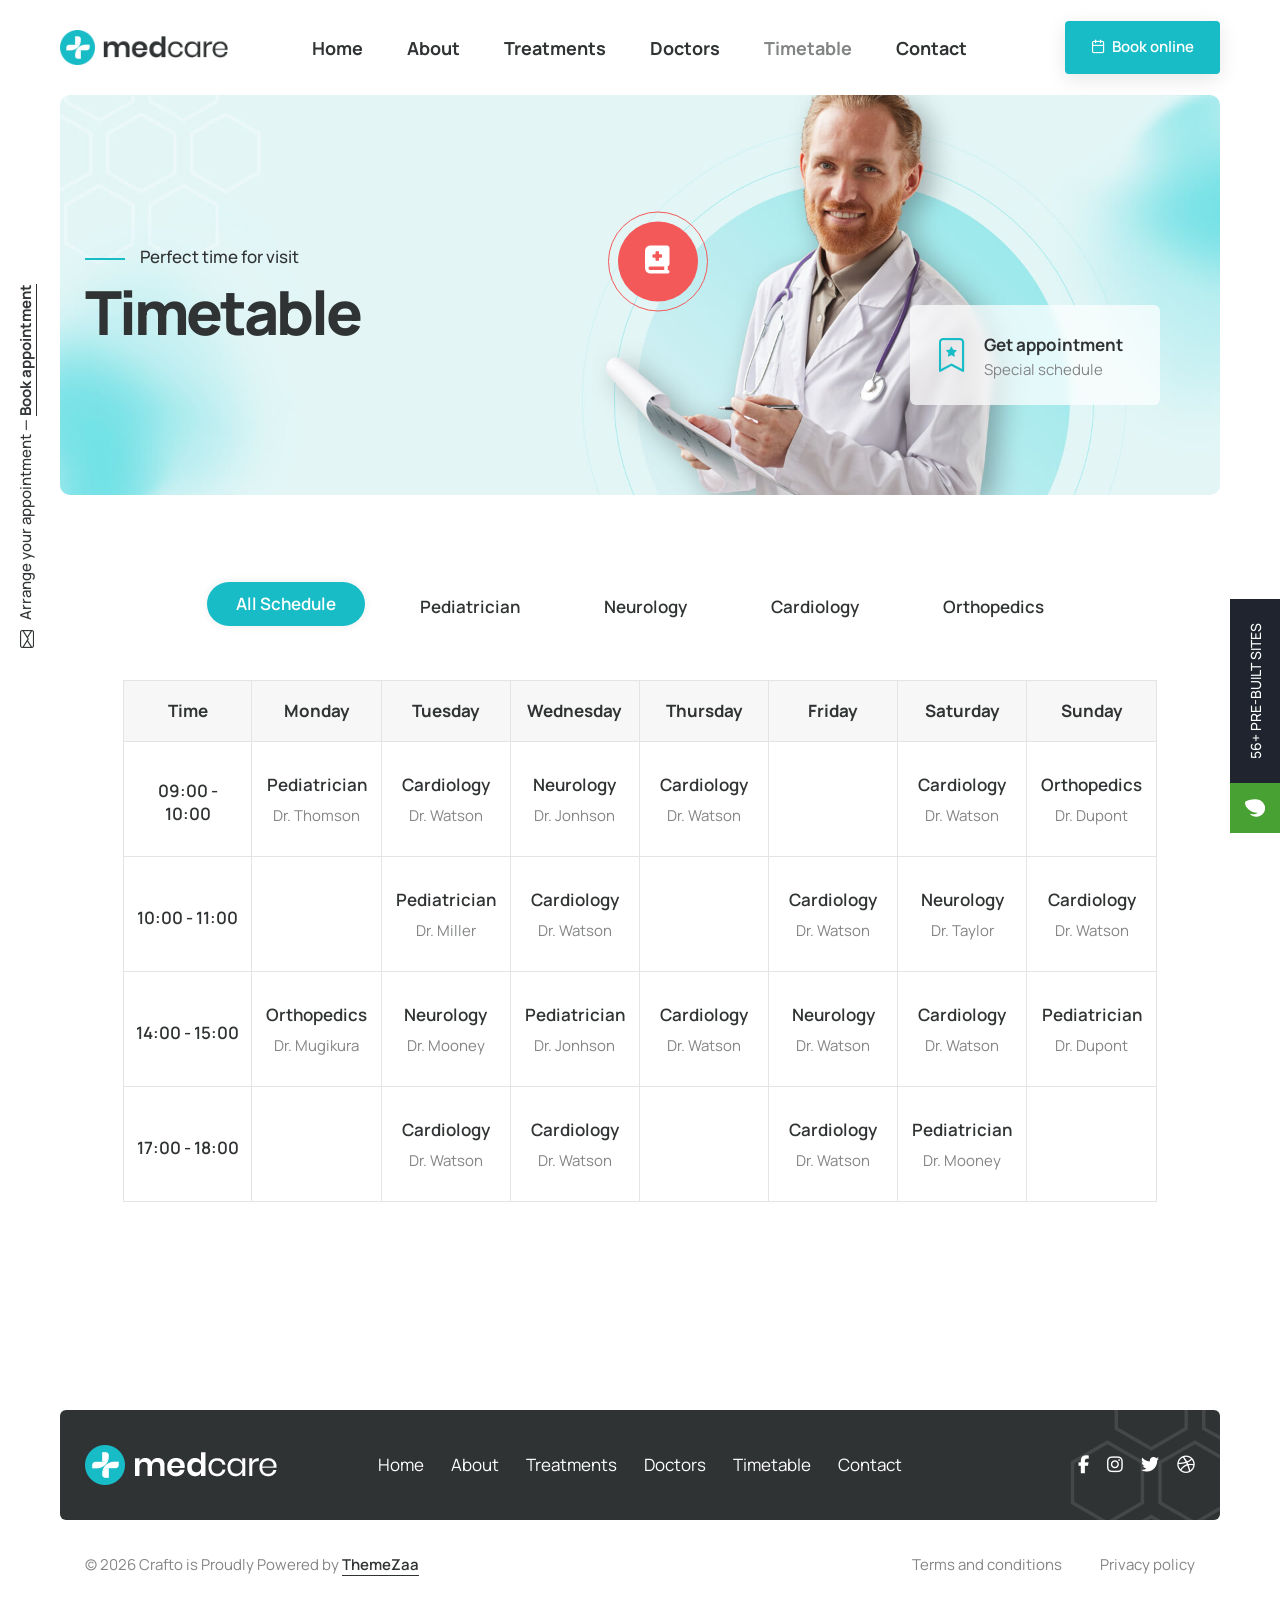
<file: demo-medical-timetable.html>
<!DOCTYPE html>
<html class="no-js" lang="en">
  <head>
    <title>Crafto - The Multipurpose HTML5 Template</title>
    <meta charset="utf-8" />
    <meta http-equiv="X-UA-Compatible" content="IE=edge" />
    <meta name="author" content="ThemeZaa" />
    <meta name="viewport" content="width=device-width,initial-scale=1.0" />
    <meta
      name="description"
      content="Elevate your online presence with Crafto - a modern, versatile, multipurpose Bootstrap 5 responsive HTML5, SCSS template using highly creative 56+ ready demos."
    />
    <!-- favicon icon -->
    <link rel="shortcut icon" href="images/favicon.png" />
    <link rel="apple-touch-icon" href="images/apple-touch-icon-57x57.png" />
    <link
      rel="apple-touch-icon"
      sizes="72x72"
      href="images/apple-touch-icon-72x72.png"
    />
    <link
      rel="apple-touch-icon"
      sizes="114x114"
      href="images/apple-touch-icon-114x114.png"
    />
    <!-- google fonts preconnect -->
    <link rel="preconnect" href="https://fonts.googleapis.com" crossorigin />
    <link rel="preconnect" href="https://fonts.gstatic.com" crossorigin />
    <!-- style sheets and font icons  -->
    <link rel="stylesheet" href="css/vendors.min.css" />
    <link rel="stylesheet" href="css/icon.min.css" />
    <link rel="stylesheet" href="css/style.min.css" />
    <link rel="stylesheet" href="css/responsive.min.css" />
    <link rel="stylesheet" href="demos/medical/medical.css" />
  </head>
  <body data-mobile-nav-style="classic">
    <div class="box-layout">
      <!-- start header -->
      <header>
        <!-- start navigation -->
        <nav
          class="navbar navbar-expand-lg header-light bg-white disable-fixed"
        >
          <div class="container-fluid">
            <div class="col-auto col-lg-2 me-lg-0 me-auto">
              <a class="navbar-brand" href="demo-medical.html">
                <img
                  src="images/demo-medical-logo-black.png"
                  data-at2x="images/demo-medical-logo-black@2x.png"
                  alt=""
                  class="default-logo"
                />
                <img
                  src="images/demo-medical-logo-black.png"
                  data-at2x="images/demo-medical-logo-black@2x.png"
                  alt=""
                  class="alt-logo"
                />
                <img
                  src="images/demo-medical-logo-black.png"
                  data-at2x="images/demo-medical-logo-black@2x.png"
                  alt=""
                  class="mobile-logo"
                />
              </a>
            </div>
            <div class="col-auto col-lg-8 menu-order position-static">
              <button
                class="navbar-toggler float-start"
                type="button"
                data-bs-toggle="collapse"
                data-bs-target="#navbarNav"
                aria-controls="navbarNav"
                aria-label="Toggle navigation"
              >
                <span class="navbar-toggler-line"></span>
                <span class="navbar-toggler-line"></span>
                <span class="navbar-toggler-line"></span>
                <span class="navbar-toggler-line"></span>
              </button>
              <div
                class="collapse navbar-collapse justify-content-center"
                id="navbarNav"
              >
                <ul class="navbar-nav">
                  <li class="nav-item">
                    <a href="index.html" class="nav-link">Home</a>
                  </li>
                  <li class="nav-item">
                    <a href="demo-medical-about.html" class="nav-link">About</a>
                  </li>
                  <li class="nav-item">
                    <a href="demo-medical-treatments.html" class="nav-link"
                      >Treatments</a
                    >
                  </li>
                  <li class="nav-item">
                    <a href="demo-medical-doctors.html" class="nav-link"
                      >Doctors</a
                    >
                  </li>
                  <li class="nav-item">
                    <a href="demo-medical-timetable.html" class="nav-link"
                      >Timetable</a
                    >
                  </li>
                  <li class="nav-item">
                    <a href="demo-medical-contact.html" class="nav-link"
                      >Contact</a
                    >
                  </li>
                </ul>
              </div>
            </div>
            <div class="col-auto col-lg-2 text-end d-none d-sm-flex">
              <div class="header-icon">
                <div class="header-button">
                  <a
                    href="demo-medical-appointment.html"
                    class="btn btn-small btn-switch-text btn-base-color left-icon btn-round-edge btn-box-shadow"
                  >
                    <span>
                      <span><i class="feather icon-feather-calendar"></i></span>
                      <span class="btn-double-text" data-text="Book online"
                        >Book online</span
                      >
                    </span>
                  </a>
                </div>
              </div>
            </div>
          </div>
        </nav>
        <!-- end navigation -->
      </header>
      <!-- end header -->
      <!-- start page title -->
      <section
        class="top-space-margin page-title-big-typography cover-background overflow-hidden position-relative p-0 border-radius-10px lg-no-border-radius"
        style="
          background-image: url(images/demo-medical-timetable-title-bg.jpg);
        "
      >
        <div class="container">
          <div class="row small-screen">
            <div
              class="col-xl-5 col-lg-6 col-md-7 position-relative page-title-extra-large align-self-center"
              data-anime='{ "el": "childs", "translateY": [30, 0], "opacity": [0,1], "duration": 600, "delay": 0, "staggervalue": 300, "easing": "easeOutQuad" }'
            >
              <h2 class="fw-500 text-dark-gray mb-15px d-block">
                <span
                  class="w-40px h-2px bg-base-color d-inline-block align-middle me-15px"
                ></span
                >Perfect time for visit
              </h2>
              <h1
                class="text-dark-gray fw-800 ls-minus-3px sm-ls-minus-1px d-block mb-0"
              >
                Timetable
              </h1>
            </div>
            <div
              class="col-xl-7 col-lg-6 col-md-5 position-relative d-none d-md-block"
            >
              <div
                class="w-85px h-85px border-radius-100 d-flex align-items-center justify-content-center position-absolute left-70px lg-left-minus-10px md-left-minus-50px top-100px mt-10 translate-middle-y"
              >
                <div
                  class="bg-red video-icon-box video-icon-medium feature-box-icon-rounded w-80px h-80px rounded-circle d-flex align-items-center justify-content-center"
                >
                  <span>
                    <span class="video-icon">
                      <i
                        class="fa-solid fa-book-medical icon-very-medium text-white position-relative top-minus-2px m-0"
                      ></i>
                      <span class="video-icon-sonar">
                        <span
                          class="video-icon-sonar-bfr border border-1 border-color-red"
                        ></span>
                      </span>
                    </span>
                  </span>
                </div>
              </div>
              <div
                class="blur-box bg-white-transparent position-absolute border-radius-6px top-50 right-minus-70px xxl-right-50px lg-right-0px w-250px p-25px text-center last-paragraph-no-margin animation-float"
              >
                <!-- start features box item -->
                <div class="icon-with-text-style-08">
                  <div
                    class="feature-box feature-box-left-icon-middle overflow-hidden"
                  >
                    <div class="feature-box-icon me-15px">
                      <i
                        class="bi bi-bookmark-star icon-medium text-base-color"
                      ></i>
                    </div>
                    <div class="feature-box-content last-paragraph-no-margin">
                      <span class="d-inline-block fs-17 fw-700 text-dark-gray"
                        >Get appointment</span
                      >
                      <p class="lh-20 fs-15">Special schedule</p>
                    </div>
                  </div>
                </div>
                <!-- end features box item -->
              </div>
            </div>
          </div>
        </div>
      </section>
      <!-- end page title -->
      <!-- start section -->
      <section class="pb-0">
        <div class="container-fluid">
          <div class="row justify-content-center">
            <div class="col-xxl-10 col-xl-11 tab-style-01">
              <!-- start tab navigation -->
              <ul
                class="nav nav-tabs justify-content-center border-0 text-center text-dark-gray fw-600 mb-5"
              >
                <li class="nav-item">
                  <a
                    class="nav-link active"
                    data-bs-toggle="tab"
                    href="#tab_sec1"
                    >All Schedule</a
                  >
                </li>
                <li class="nav-item">
                  <a class="nav-link" data-bs-toggle="tab" href="#tab_sec2"
                    >Pediatrician</a
                  >
                </li>
                <li class="nav-item">
                  <a class="nav-link" data-bs-toggle="tab" href="#tab_sec3"
                    >Neurology</a
                  >
                </li>
                <li class="nav-item">
                  <a class="nav-link" data-bs-toggle="tab" href="#tab_sec4"
                    >Cardiology</a
                  >
                </li>
                <li class="nav-item">
                  <a class="nav-link" data-bs-toggle="tab" href="#tab_sec5"
                    >Orthopedics</a
                  >
                </li>
              </ul>
              <!-- end tab navigation -->
              <div class="tab-content">
                <!-- start tab content -->
                <span
                  class="btn btn-base-color btn-small btn-round-edge bg-base-color text-white d-inline-block d-md-none mb-15px mx-auto sm-w-100"
                  ><i
                    class="feather icon-feather-arrow-left align-middle icon-extra-medium m-0 me-5px"
                  ></i
                  >Drag to scroll see more<i
                    class="feather icon-feather-arrow-right align-middle icon-extra-medium m-0 ms-5px"
                  ></i
                ></span>
                <div
                  class="tab-pane fade in active show"
                  id="tab_sec1"
                  data-anime='{ "opacity": [0,1], "duration": 600, "delay": 0, "staggervalue": 300, "easing": "easeOutQuad" }'
                >
                  <div class="time-schedule-scroll">
                    <div class="time-schedule-min-width">
                      <div class="time-schedule alt-font event-style-02">
                        <div class="time-table bg-very-light-gray">
                          <div
                            class="time-table-box day border border-color-extra-medium-gray"
                          >
                            <div class="inner-box">
                              <span class="text-dark-gray fw-700">Time</span>
                            </div>
                          </div>
                          <div
                            class="time-table-box day border border-color-extra-medium-gray"
                          >
                            <div class="inner-box">
                              <span class="text-dark-gray fw-700">Monday</span>
                            </div>
                          </div>
                          <div
                            class="time-table-box day border border-color-extra-medium-gray"
                          >
                            <div class="inner-box">
                              <span class="text-dark-gray fw-700">Tuesday</span>
                            </div>
                          </div>
                          <div
                            class="time-table-box day border border-color-extra-medium-gray"
                          >
                            <div class="inner-box">
                              <span class="text-dark-gray fw-700"
                                >Wednesday</span
                              >
                            </div>
                          </div>
                          <div
                            class="time-table-box day border border-color-extra-medium-gray"
                          >
                            <div class="inner-box">
                              <span class="text-dark-gray fw-700"
                                >Thursday</span
                              >
                            </div>
                          </div>
                          <div
                            class="time-table-box day border border-color-extra-medium-gray"
                          >
                            <div class="inner-box">
                              <span class="text-dark-gray fw-700">Friday</span>
                            </div>
                          </div>
                          <div
                            class="time-table-box day border border-color-extra-medium-gray"
                          >
                            <div class="inner-box">
                              <span class="text-dark-gray fw-700"
                                >Saturday</span
                              >
                            </div>
                          </div>
                          <div
                            class="time-table-box day border border-color-extra-medium-gray"
                          >
                            <div class="inner-box">
                              <span class="text-dark-gray fw-700">Sunday</span>
                            </div>
                          </div>
                        </div>
                        <div class="time-table">
                          <div
                            class="time-table-box name-box border border-color-extra-medium-gray"
                          >
                            <div class="inner-box">
                              <div class="text-dark-gray fw-600">
                                09:00 - 10:00
                              </div>
                            </div>
                          </div>
                          <div
                            class="time-table-box name-box border border-color-extra-medium-gray"
                          >
                            <div class="inner-box">
                              <span class="fw-600 text-dark-gray"
                                >Pediatrician</span
                              >
                              <div class="fs-15">Dr. Thomson</div>
                            </div>
                            <div class="hover-detail text-start bg-white">
                              <div class="hover-detail-inner">
                                <span
                                  class="fw-800 d-block fs-17 text-dark-gray"
                                  >Pediatrician</span
                                >
                                <span
                                  class="d-block fs-15 text-dark-gray fw-500 mb-10px"
                                  >Dr. Evan thomson</span
                                >
                                <p class="fs-15 mb-10px">
                                  Lorem ipsum dummy of printing typesetting.
                                </p>
                                <a
                                  href="demo-medical-appointment.html"
                                  class="text-decoration-line-bottom text-base-color fw-600 fs-16"
                                  >Book online</a
                                >
                              </div>
                            </div>
                          </div>
                          <div
                            class="time-table-box name-box border border-color-extra-medium-gray"
                          >
                            <div class="inner-box">
                              <span class="fw-600 text-dark-gray"
                                >Cardiology</span
                              >
                              <div class="fs-15">Dr. Watson</div>
                            </div>
                            <div class="hover-detail text-start bg-white">
                              <div class="hover-detail-inner">
                                <span
                                  class="fw-800 d-block fs-17 text-dark-gray"
                                  >Cardiology</span
                                >
                                <span
                                  class="d-block fs-15 text-dark-gray fw-500 mb-10px"
                                  >Dr. Jemmy watson</span
                                >
                                <p class="fs-15 mb-10px">
                                  Lorem ipsum dummy of printing typesetting.
                                </p>
                                <a
                                  href="demo-medical-appointment.html"
                                  class="text-decoration-line-bottom text-base-color fw-600 fs-16"
                                  >Book online</a
                                >
                              </div>
                            </div>
                          </div>
                          <div
                            class="time-table-box name-box border border-color-extra-medium-gray"
                          >
                            <div class="inner-box">
                              <span class="fw-600 text-dark-gray"
                                >Neurology</span
                              >
                              <div class="fs-15">Dr. Jonhson</div>
                            </div>
                            <div class="hover-detail text-start bg-white">
                              <div class="hover-detail-inner">
                                <span
                                  class="fw-800 d-block fs-17 text-dark-gray"
                                  >Neurology</span
                                >
                                <span
                                  class="d-block fs-15 text-dark-gray fw-500 mb-10px"
                                  >Dr. Bryan jonhson</span
                                >
                                <p class="fs-15 mb-10px">
                                  Lorem ipsum dummy of printing typesetting.
                                </p>
                                <a
                                  href="demo-medical-appointment.html"
                                  class="text-decoration-line-bottom text-base-color fw-600 fs-16"
                                  >Book online</a
                                >
                              </div>
                            </div>
                          </div>
                          <div
                            class="time-table-box name-box border border-color-extra-medium-gray"
                          >
                            <div class="inner-box">
                              <span class="fw-600 text-dark-gray"
                                >Cardiology</span
                              >
                              <div class="fs-15">Dr. Watson</div>
                            </div>
                            <div class="hover-detail text-start bg-white">
                              <div class="hover-detail-inner">
                                <span
                                  class="fw-800 d-block fs-17 text-dark-gray"
                                  >Cardiology</span
                                >
                                <span
                                  class="d-block fs-15 text-dark-gray fw-500 mb-10px"
                                  >Dr. Jemmy watson</span
                                >
                                <p class="fs-15 mb-10px">
                                  Lorem ipsum dummy of printing typesetting.
                                </p>
                                <a
                                  href="demo-medical-appointment.html"
                                  class="text-decoration-line-bottom text-base-color fw-600 fs-16"
                                  >Book online</a
                                >
                              </div>
                            </div>
                          </div>
                          <div
                            class="time-table-box name-box border border-color-extra-medium-gray"
                          ></div>
                          <div
                            class="time-table-box name-box border border-color-extra-medium-gray"
                          >
                            <div class="inner-box">
                              <span class="fw-600 text-dark-gray"
                                >Cardiology</span
                              >
                              <div class="fs-15">Dr. Watson</div>
                            </div>
                            <div class="hover-detail text-start bg-white">
                              <div class="hover-detail-inner">
                                <span
                                  class="fw-800 d-block fs-17 text-dark-gray"
                                  >Cardiology</span
                                >
                                <span
                                  class="d-block fs-15 text-dark-gray fw-500 mb-10px"
                                  >Dr. Jemmy watson</span
                                >
                                <p class="fs-15 mb-10px">
                                  Lorem ipsum dummy of printing typesetting.
                                </p>
                                <a
                                  href="demo-medical-appointment.html"
                                  class="text-decoration-line-bottom text-base-color fw-600 fs-16"
                                  >Book online</a
                                >
                              </div>
                            </div>
                          </div>
                          <div
                            class="time-table-box name-box border border-color-extra-medium-gray"
                          >
                            <div class="inner-box">
                              <span class="fw-600 text-dark-gray"
                                >Orthopedics</span
                              >
                              <div class="fs-15">Dr. Dupont</div>
                            </div>
                            <div
                              class="hover-detail hover-detail-left text-start bg-white"
                            >
                              <div class="hover-detail-inner">
                                <span
                                  class="fw-800 d-block fs-17 text-dark-gray"
                                  >Orthopedics</span
                                >
                                <span
                                  class="d-block fs-15 text-dark-gray fw-500 mb-10px"
                                  >Dr. Jeremy dupont</span
                                >
                                <p class="fs-15 mb-10px">
                                  Lorem ipsum dummy of printing typesetting.
                                </p>
                                <a
                                  href="demo-medical-appointment.html"
                                  class="text-decoration-line-bottom text-base-color fw-600 fs-16"
                                  >Book online</a
                                >
                              </div>
                            </div>
                          </div>
                        </div>
                        <div class="time-table">
                          <div
                            class="time-table-box name-box border border-color-extra-medium-gray"
                          >
                            <div class="inner-box">
                              <div class="text-dark-gray fw-600">
                                10:00 - 11:00
                              </div>
                            </div>
                          </div>
                          <div
                            class="time-table-box name-box border border-color-extra-medium-gray"
                          ></div>
                          <div
                            class="time-table-box name-box border border-color-extra-medium-gray"
                          >
                            <div class="inner-box">
                              <span class="fw-600 text-dark-gray"
                                >Pediatrician</span
                              >
                              <div class="fs-15">Dr. Miller</div>
                            </div>
                            <div class="hover-detail text-start bg-white">
                              <div class="hover-detail-inner">
                                <span
                                  class="fw-800 d-block fs-17 text-dark-gray"
                                  >Pediatrician</span
                                >
                                <span
                                  class="d-block fs-15 text-dark-gray fw-500 mb-10px"
                                  >Dr. Herman miller</span
                                >
                                <p class="fs-15 mb-10px">
                                  Lorem ipsum dummy of printing typesetting.
                                </p>
                                <a
                                  href="demo-medical-appointment.html"
                                  class="text-decoration-line-bottom text-base-color fw-600 fs-16"
                                  >Book online</a
                                >
                              </div>
                            </div>
                          </div>
                          <div
                            class="time-table-box name-box border border-color-extra-medium-gray"
                          >
                            <div class="inner-box">
                              <span class="fw-600 text-dark-gray"
                                >Cardiology</span
                              >
                              <div class="fs-15">Dr. Watson</div>
                            </div>
                            <div class="hover-detail text-start bg-white">
                              <div class="hover-detail-inner">
                                <span
                                  class="fw-800 d-block fs-17 text-dark-gray"
                                  >Cardiology</span
                                >
                                <span
                                  class="d-block fs-15 text-dark-gray fw-500 mb-10px"
                                  >Dr. Jemmy watson</span
                                >
                                <p class="fs-15 mb-10px">
                                  Lorem ipsum dummy of printing typesetting.
                                </p>
                                <a
                                  href="demo-medical-appointment.html"
                                  class="text-decoration-line-bottom text-base-color fw-600 fs-16"
                                  >Book online</a
                                >
                              </div>
                            </div>
                          </div>
                          <div
                            class="time-table-box name-box border border-color-extra-medium-gray"
                          ></div>
                          <div
                            class="time-table-box name-box border border-color-extra-medium-gray"
                          >
                            <div class="inner-box">
                              <span class="fw-600 text-dark-gray"
                                >Cardiology</span
                              >
                              <div class="fs-15">Dr. Watson</div>
                            </div>
                            <div class="hover-detail text-start bg-white">
                              <div class="hover-detail-inner">
                                <span
                                  class="fw-800 d-block fs-17 text-dark-gray"
                                  >Cardiology</span
                                >
                                <span
                                  class="d-block fs-15 text-dark-gray fw-500 mb-10px"
                                  >Dr. Jemmy watson</span
                                >
                                <p class="fs-15 mb-10px">
                                  Lorem ipsum dummy of printing typesetting.
                                </p>
                                <a
                                  href="demo-medical-appointment.html"
                                  class="text-decoration-line-bottom text-base-color fw-600 fs-16"
                                  >Book online</a
                                >
                              </div>
                            </div>
                          </div>
                          <div
                            class="time-table-box name-box border border-color-extra-medium-gray"
                          >
                            <div class="inner-box">
                              <span class="fw-600 text-dark-gray"
                                >Neurology</span
                              >
                              <div class="fs-15">Dr. Taylor</div>
                            </div>
                            <div class="hover-detail text-start bg-white">
                              <div class="hover-detail-inner">
                                <span
                                  class="fw-800 d-block fs-17 text-dark-gray"
                                  >Neurology</span
                                >
                                <span
                                  class="d-block fs-15 text-dark-gray fw-500 mb-10px"
                                  >Dr. Matthew taylor</span
                                >
                                <p class="fs-15 mb-10px">
                                  Lorem ipsum dummy of printing typesetting.
                                </p>
                                <a
                                  href="demo-medical-appointment.html"
                                  class="text-decoration-line-bottom text-base-color fw-600 fs-16"
                                  >Book online</a
                                >
                              </div>
                            </div>
                          </div>
                          <div
                            class="time-table-box name-box border border-color-extra-medium-gray"
                          >
                            <div class="inner-box">
                              <span class="fw-600 text-dark-gray"
                                >Cardiology</span
                              >
                              <div class="fs-15">Dr. Watson</div>
                            </div>
                            <div
                              class="hover-detail hover-detail-left text-start bg-white"
                            >
                              <div class="hover-detail-inner">
                                <span
                                  class="fw-800 d-block fs-17 text-dark-gray"
                                  >Cardiology</span
                                >
                                <span
                                  class="d-block fs-15 text-dark-gray fw-500 mb-10px"
                                  >Dr. Jemmy watson</span
                                >
                                <p class="fs-15 mb-10px">
                                  Lorem ipsum dummy of printing typesetting.
                                </p>
                                <a
                                  href="demo-medical-appointment.html"
                                  class="text-decoration-line-bottom text-base-color fw-600 fs-16"
                                  >Book online</a
                                >
                              </div>
                            </div>
                          </div>
                        </div>
                        <div class="time-table">
                          <div
                            class="time-table-box name-box border border-color-extra-medium-gray"
                          >
                            <div class="inner-box">
                              <div class="text-dark-gray fw-600">
                                14:00 - 15:00
                              </div>
                            </div>
                          </div>
                          <div
                            class="time-table-box name-box border border-color-extra-medium-gray"
                          >
                            <div class="inner-box">
                              <span class="fw-600 text-dark-gray"
                                >Orthopedics</span
                              >
                              <div class="fs-15">Dr. Mugikura</div>
                            </div>
                            <div
                              class="hover-detail hover-detail-top text-start bg-white"
                            >
                              <div class="hover-detail-inner">
                                <span
                                  class="fw-800 d-block fs-17 text-dark-gray"
                                  >Orthopedics</span
                                >
                                <span
                                  class="d-block fs-15 text-dark-gray fw-500 mb-10px"
                                  >Dr. Shoko mugikura</span
                                >
                                <p class="fs-15 mb-10px">
                                  Lorem ipsum dummy of printing typesetting.
                                </p>
                                <a
                                  href="demo-medical-appointment.html"
                                  class="text-decoration-line-bottom text-base-color fw-600 fs-16"
                                  >Book online</a
                                >
                              </div>
                            </div>
                          </div>
                          <div
                            class="time-table-box name-box border border-color-extra-medium-gray"
                          >
                            <div class="inner-box">
                              <span class="fw-600 text-dark-gray"
                                >Neurology</span
                              >
                              <div class="fs-15">Dr. Mooney</div>
                            </div>
                            <div
                              class="hover-detail hover-detail-top text-start bg-white"
                            >
                              <div class="hover-detail-inner">
                                <span
                                  class="fw-800 d-block fs-17 text-dark-gray"
                                  >Neurology</span
                                >
                                <span
                                  class="d-block fs-15 text-dark-gray fw-500 mb-10px"
                                  >Dr. Leonel mooney</span
                                >
                                <p class="fs-15 mb-10px">
                                  Lorem ipsum dummy of printing typesetting.
                                </p>
                                <a
                                  href="demo-medical-appointment.html"
                                  class="text-decoration-line-bottom text-base-color fw-600 fs-16"
                                  >Book online</a
                                >
                              </div>
                            </div>
                          </div>
                          <div
                            class="time-table-box name-box border border-color-extra-medium-gray"
                          >
                            <div class="inner-box">
                              <span class="fw-600 text-dark-gray"
                                >Pediatrician</span
                              >
                              <div class="fs-15">Dr. Jonhson</div>
                            </div>
                            <div
                              class="hover-detail hover-detail-top text-start bg-white"
                            >
                              <div class="hover-detail-inner">
                                <span
                                  class="fw-800 d-block fs-17 text-dark-gray"
                                  >Pediatrician</span
                                >
                                <span
                                  class="d-block fs-15 text-dark-gray fw-500 mb-10px"
                                  >Dr. Bryan jonhson</span
                                >
                                <p class="fs-15 mb-10px">
                                  Lorem ipsum dummy of printing typesetting.
                                </p>
                                <a
                                  href="demo-medical-appointment.html"
                                  class="text-decoration-line-bottom text-base-color fw-600 fs-16"
                                  >Book online</a
                                >
                              </div>
                            </div>
                          </div>
                          <div
                            class="time-table-box name-box border border-color-extra-medium-gray"
                          >
                            <div class="inner-box">
                              <span class="fw-600 text-dark-gray"
                                >Cardiology</span
                              >
                              <div class="fs-15">Dr. Watson</div>
                            </div>
                            <div
                              class="hover-detail hover-detail-top text-start bg-white"
                            >
                              <div class="hover-detail-inner">
                                <span
                                  class="fw-800 d-block fs-17 text-dark-gray"
                                  >Cardiology</span
                                >
                                <span
                                  class="d-block fs-15 text-dark-gray fw-500 mb-10px"
                                  >Dr. Jemmy watson</span
                                >
                                <p class="fs-15 mb-10px">
                                  Lorem ipsum dummy of printing typesetting.
                                </p>
                                <a
                                  href="demo-medical-appointment.html"
                                  class="text-decoration-line-bottom text-base-color fw-600 fs-16"
                                  >Book online</a
                                >
                              </div>
                            </div>
                          </div>
                          <div
                            class="time-table-box name-box border border-color-extra-medium-gray"
                          >
                            <div class="inner-box">
                              <span class="fw-600 text-dark-gray"
                                >Neurology</span
                              >
                              <div class="fs-15">Dr. Watson</div>
                            </div>
                            <div
                              class="hover-detail hover-detail-top text-start bg-white"
                            >
                              <div class="hover-detail-inner">
                                <span
                                  class="fw-800 d-block fs-17 text-dark-gray"
                                  >Neurology</span
                                >
                                <span
                                  class="d-block fs-15 text-dark-gray fw-500 mb-10px"
                                  >Dr. Jemmy watson</span
                                >
                                <p class="fs-15 mb-10px">
                                  Lorem ipsum dummy of printing typesetting.
                                </p>
                                <a
                                  href="demo-medical-appointment.html"
                                  class="text-decoration-line-bottom text-base-color fw-600 fs-16"
                                  >Book online</a
                                >
                              </div>
                            </div>
                          </div>
                          <div
                            class="time-table-box name-box border border-color-extra-medium-gray"
                          >
                            <div class="inner-box">
                              <span class="fw-600 text-dark-gray"
                                >Cardiology</span
                              >
                              <div class="fs-15">Dr. Watson</div>
                            </div>
                            <div
                              class="hover-detail hover-detail-top text-start bg-white"
                            >
                              <div class="hover-detail-inner">
                                <span
                                  class="fw-800 d-block fs-17 text-dark-gray"
                                  >Cardiology</span
                                >
                                <span
                                  class="d-block fs-15 text-dark-gray fw-500 mb-10px"
                                  >Dr. Jemmy watson</span
                                >
                                <p class="fs-15 mb-10px">
                                  Lorem ipsum dummy of printing typesetting.
                                </p>
                                <a
                                  href="demo-medical-appointment.html"
                                  class="text-decoration-line-bottom text-base-color fw-600 fs-16"
                                  >Book online</a
                                >
                              </div>
                            </div>
                          </div>
                          <div
                            class="time-table-box name-box border border-color-extra-medium-gray"
                          >
                            <div class="inner-box">
                              <span class="fw-600 text-dark-gray"
                                >Pediatrician</span
                              >
                              <div class="fs-15">Dr. Dupont</div>
                            </div>
                            <div
                              class="hover-detail hover-detail-top hover-detail-left text-start bg-white"
                            >
                              <div class="hover-detail-inner">
                                <span
                                  class="fw-800 d-block fs-17 text-dark-gray"
                                  >Neurology</span
                                >
                                <span
                                  class="d-block fs-15 text-dark-gray fw-500 mb-10px"
                                  >Dr. Jeremy dupont</span
                                >
                                <p class="fs-15 mb-10px">
                                  Lorem ipsum dummy of printing typesetting.
                                </p>
                                <a
                                  href="demo-medical-appointment.html"
                                  class="text-decoration-line-bottom text-base-color fw-600 fs-16"
                                  >Book online</a
                                >
                              </div>
                            </div>
                          </div>
                        </div>
                        <div class="time-table">
                          <div
                            class="time-table-box name-box border border-color-extra-medium-gray"
                          >
                            <div class="inner-box">
                              <div class="text-dark-gray fw-600">
                                17:00 - 18:00
                              </div>
                            </div>
                          </div>
                          <div
                            class="time-table-box name-box border border-color-extra-medium-gray"
                          ></div>
                          <div
                            class="time-table-box name-box border border-color-extra-medium-gray"
                          >
                            <div class="inner-box">
                              <span class="fw-600 text-dark-gray"
                                >Cardiology</span
                              >
                              <div class="fs-15">Dr. Watson</div>
                            </div>
                            <div
                              class="hover-detail hover-detail-top text-start bg-white"
                            >
                              <div class="hover-detail-inner">
                                <span
                                  class="fw-800 d-block fs-17 text-dark-gray"
                                  >Cardiology</span
                                >
                                <span
                                  class="d-block fs-15 text-dark-gray fw-500 mb-10px"
                                  >Dr. Jemmy watson</span
                                >
                                <p class="fs-15 mb-10px">
                                  Lorem ipsum dummy of printing typesetting.
                                </p>
                                <a
                                  href="demo-medical-appointment.html"
                                  class="text-decoration-line-bottom text-base-color fw-600 fs-16"
                                  >Book online</a
                                >
                              </div>
                            </div>
                          </div>
                          <div
                            class="time-table-box name-box border border-color-extra-medium-gray"
                          >
                            <div class="inner-box">
                              <span class="fw-600 text-dark-gray"
                                >Cardiology</span
                              >
                              <div class="fs-15">Dr. Watson</div>
                            </div>
                            <div
                              class="hover-detail hover-detail-top text-start bg-white"
                            >
                              <div class="hover-detail-inner">
                                <span
                                  class="fw-800 d-block fs-17 text-dark-gray"
                                  >Cardiology</span
                                >
                                <span
                                  class="d-block fs-15 text-dark-gray fw-500 mb-10px"
                                  >Dr. Jemmy watson</span
                                >
                                <p class="fs-15 mb-10px">
                                  Lorem ipsum dummy of printing typesetting.
                                </p>
                                <a
                                  href="demo-medical-appointment.html"
                                  class="text-decoration-line-bottom text-base-color fw-600 fs-16"
                                  >Book online</a
                                >
                              </div>
                            </div>
                          </div>
                          <div
                            class="time-table-box name-box border border-color-extra-medium-gray"
                          ></div>
                          <div
                            class="time-table-box name-box border border-color-extra-medium-gray"
                          >
                            <div class="inner-box">
                              <span class="fw-600 text-dark-gray"
                                >Cardiology</span
                              >
                              <div class="fs-15">Dr. Watson</div>
                            </div>
                            <div
                              class="hover-detail hover-detail-top text-start bg-white"
                            >
                              <div class="hover-detail-inner">
                                <span
                                  class="fw-800 d-block fs-17 text-dark-gray"
                                  >Cardiology</span
                                >
                                <span
                                  class="d-block fs-15 text-dark-gray fw-500 mb-10px"
                                  >Dr. Jemmy watson</span
                                >
                                <p class="fs-15 mb-10px">
                                  Lorem ipsum dummy of printing typesetting.
                                </p>
                                <a
                                  href="demo-medical-appointment.html"
                                  class="text-decoration-line-bottom text-base-color fw-600 fs-16"
                                  >Book online</a
                                >
                              </div>
                            </div>
                          </div>
                          <div
                            class="time-table-box name-box border border-color-extra-medium-gray"
                          >
                            <div class="inner-box">
                              <span class="fw-600 text-dark-gray"
                                >Pediatrician</span
                              >
                              <div class="fs-15">Dr. Mooney</div>
                            </div>
                            <div
                              class="hover-detail hover-detail-top text-start bg-white"
                            >
                              <div class="hover-detail-inner">
                                <span
                                  class="fw-800 d-block fs-17 text-dark-gray"
                                  >Pediatrician</span
                                >
                                <span
                                  class="d-block fs-15 text-dark-gray fw-500 mb-10px"
                                  >Dr. Leonel mooney</span
                                >
                                <p class="fs-15 mb-10px">
                                  Lorem ipsum dummy of printing typesetting.
                                </p>
                                <a
                                  href="demo-medical-appointment.html"
                                  class="text-decoration-line-bottom text-base-color fw-600 fs-16"
                                  >Book online</a
                                >
                              </div>
                            </div>
                          </div>
                          <div
                            class="time-table-box name-box border border-color-extra-medium-gray"
                          ></div>
                        </div>
                      </div>
                    </div>
                  </div>
                </div>
                <!-- end tab content -->
                <!-- start tab content -->
                <div class="tab-pane fade in" id="tab_sec2">
                  <div class="time-schedule-scroll">
                    <div class="time-schedule-min-width">
                      <div class="time-schedule alt-font event-style-02">
                        <div class="time-table bg-very-light-gray">
                          <div
                            class="time-table-box day border border-color-extra-medium-gray"
                          >
                            <div class="inner-box">
                              <span class="text-dark-gray fw-700">Time</span>
                            </div>
                          </div>
                          <div
                            class="time-table-box day border border-color-extra-medium-gray"
                          >
                            <div class="inner-box">
                              <span class="text-dark-gray fw-700">Monday</span>
                            </div>
                          </div>
                          <div
                            class="time-table-box day border border-color-extra-medium-gray"
                          >
                            <div class="inner-box">
                              <span class="text-dark-gray fw-700">Tuesday</span>
                            </div>
                          </div>
                          <div
                            class="time-table-box day border border-color-extra-medium-gray"
                          >
                            <div class="inner-box">
                              <span class="text-dark-gray fw-700"
                                >Wednesday</span
                              >
                            </div>
                          </div>
                          <div
                            class="time-table-box day border border-color-extra-medium-gray"
                          >
                            <div class="inner-box">
                              <span class="text-dark-gray fw-700"
                                >Thursday</span
                              >
                            </div>
                          </div>
                          <div
                            class="time-table-box day border border-color-extra-medium-gray"
                          >
                            <div class="inner-box">
                              <span class="text-dark-gray fw-700">Friday</span>
                            </div>
                          </div>
                          <div
                            class="time-table-box day border border-color-extra-medium-gray"
                          >
                            <div class="inner-box">
                              <span class="text-dark-gray fw-700"
                                >Saturday</span
                              >
                            </div>
                          </div>
                          <div
                            class="time-table-box day border border-color-extra-medium-gray"
                          >
                            <div class="inner-box">
                              <span class="text-dark-gray fw-700">Sunday</span>
                            </div>
                          </div>
                        </div>
                        <div class="time-table">
                          <div
                            class="time-table-box name-box border border-color-extra-medium-gray"
                          >
                            <div class="inner-box">
                              <div class="text-dark-gray fw-500">
                                09:00 - 10:00
                              </div>
                            </div>
                          </div>
                          <div
                            class="time-table-box name-box border border-color-extra-medium-gray"
                          >
                            <div class="inner-box">
                              <span class="fw-600 text-dark-gray"
                                >Pediatrician</span
                              >
                              <div class="fs-15">Dr. Thomson</div>
                            </div>
                            <div class="hover-detail text-start bg-white">
                              <div class="hover-detail-inner">
                                <span
                                  class="fw-800 d-block fs-17 text-dark-gray"
                                  >Pediatrician</span
                                >
                                <span
                                  class="d-block fs-15 text-dark-gray fw-500 mb-10px"
                                  >Dr. Evan thomson</span
                                >
                                <p class="fs-15 mb-10px">
                                  Lorem ipsum dummy of printing typesetting.
                                </p>
                                <a
                                  href="demo-medical-appointment.html"
                                  class="text-decoration-line-bottom text-base-color fw-600 fs-16"
                                  >Book online</a
                                >
                              </div>
                            </div>
                          </div>
                          <div
                            class="time-table-box name-box border border-color-extra-medium-gray"
                          ></div>
                          <div
                            class="time-table-box name-box border border-color-extra-medium-gray"
                          ></div>
                          <div
                            class="time-table-box name-box border border-color-extra-medium-gray"
                          ></div>
                          <div
                            class="time-table-box name-box border border-color-extra-medium-gray"
                          ></div>
                          <div
                            class="time-table-box name-box border border-color-extra-medium-gray"
                          ></div>
                          <div
                            class="time-table-box name-box border border-color-extra-medium-gray"
                          ></div>
                        </div>
                        <div class="time-table">
                          <div
                            class="time-table-box name-box border border-color-extra-medium-gray"
                          >
                            <div class="inner-box">
                              <div class="text-dark-gray fw-500">
                                10:00 - 11:00
                              </div>
                            </div>
                          </div>
                          <div
                            class="time-table-box name-box border border-color-extra-medium-gray"
                          ></div>
                          <div
                            class="time-table-box name-box border border-color-extra-medium-gray"
                          >
                            <div class="inner-box">
                              <span class="fw-600 text-dark-gray"
                                >Pediatrician</span
                              >
                              <div class="fs-15">Dr. Miller</div>
                            </div>
                            <div class="hover-detail text-start bg-white">
                              <div class="hover-detail-inner">
                                <span
                                  class="fw-800 d-block fs-17 text-dark-gray"
                                  >Pediatrician</span
                                >
                                <span
                                  class="d-block fs-15 text-dark-gray fw-500 mb-10px"
                                  >Dr. Herman miller</span
                                >
                                <p class="fs-15 mb-10px">
                                  Lorem ipsum dummy of printing typesetting.
                                </p>
                                <a
                                  href="demo-medical-appointment.html"
                                  class="text-decoration-line-bottom text-base-color fw-600 fs-16"
                                  >Book online</a
                                >
                              </div>
                            </div>
                          </div>
                          <div
                            class="time-table-box name-box border border-color-extra-medium-gray"
                          ></div>
                          <div
                            class="time-table-box name-box border border-color-extra-medium-gray"
                          ></div>
                          <div
                            class="time-table-box name-box border border-color-extra-medium-gray"
                          ></div>
                          <div
                            class="time-table-box name-box border border-color-extra-medium-gray"
                          ></div>
                          <div
                            class="time-table-box name-box border border-color-extra-medium-gray"
                          ></div>
                        </div>
                        <div class="time-table">
                          <div
                            class="time-table-box name-box border border-color-extra-medium-gray"
                          >
                            <div class="inner-box">
                              <div class="text-dark-gray fw-500">
                                14:00 - 15:00
                              </div>
                            </div>
                          </div>
                          <div
                            class="time-table-box name-box border border-color-extra-medium-gray"
                          ></div>
                          <div
                            class="time-table-box name-box border border-color-extra-medium-gray"
                          ></div>
                          <div
                            class="time-table-box name-box border border-color-extra-medium-gray"
                          >
                            <div class="inner-box">
                              <span class="fw-600 text-dark-gray"
                                >Pediatrician</span
                              >
                              <div class="fs-15">Dr. Jonhson</div>
                            </div>
                            <div
                              class="hover-detail hover-detail-top text-start bg-white"
                            >
                              <div class="hover-detail-inner">
                                <span
                                  class="fw-800 d-block fs-17 text-dark-gray"
                                  >Pediatrician</span
                                >
                                <span
                                  class="d-block fs-15 text-dark-gray fw-500 mb-10px"
                                  >Dr. Bryan jonhson</span
                                >
                                <p class="fs-15 mb-10px">
                                  Lorem ipsum dummy of printing typesetting.
                                </p>
                                <a
                                  href="demo-medical-appointment.html"
                                  class="text-decoration-line-bottom text-base-color fw-600 fs-16"
                                  >Book online</a
                                >
                              </div>
                            </div>
                          </div>
                          <div
                            class="time-table-box name-box border border-color-extra-medium-gray"
                          ></div>
                          <div
                            class="time-table-box name-box border border-color-extra-medium-gray"
                          ></div>
                          <div
                            class="time-table-box name-box border border-color-extra-medium-gray"
                          ></div>
                          <div
                            class="time-table-box name-box border border-color-extra-medium-gray"
                          >
                            <div class="inner-box">
                              <span class="fw-600 text-dark-gray"
                                >Pediatrician</span
                              >
                              <div class="fs-15">Dr. Dupont</div>
                            </div>
                            <div
                              class="hover-detail hover-detail-top hover-detail-left text-start bg-white"
                            >
                              <div class="hover-detail-inner">
                                <span
                                  class="fw-800 d-block fs-17 text-dark-gray"
                                  >Neurology</span
                                >
                                <span
                                  class="d-block fs-15 text-dark-gray fw-500 mb-10px"
                                  >Dr. Jeremy dupont</span
                                >
                                <p class="fs-15 mb-10px">
                                  Lorem ipsum dummy of printing typesetting.
                                </p>
                                <a
                                  href="demo-medical-appointment.html"
                                  class="text-decoration-line-bottom text-base-color fw-600 fs-16"
                                  >Book online</a
                                >
                              </div>
                            </div>
                          </div>
                        </div>
                        <div class="time-table">
                          <div
                            class="time-table-box name-box border border-color-extra-medium-gray"
                          >
                            <div class="inner-box">
                              <div class="text-dark-gray fw-500">
                                17:00 - 18:00
                              </div>
                            </div>
                          </div>
                          <div
                            class="time-table-box name-box border border-color-extra-medium-gray"
                          ></div>
                          <div
                            class="time-table-box name-box border border-color-extra-medium-gray"
                          ></div>
                          <div
                            class="time-table-box name-box border border-color-extra-medium-gray"
                          ></div>
                          <div
                            class="time-table-box name-box border border-color-extra-medium-gray"
                          ></div>
                          <div
                            class="time-table-box name-box border border-color-extra-medium-gray"
                          ></div>
                          <div
                            class="time-table-box name-box border border-color-extra-medium-gray"
                          >
                            <div class="inner-box">
                              <span class="fw-600 text-dark-gray"
                                >Pediatrician</span
                              >
                              <div class="fs-15">Dr. Mooney</div>
                            </div>
                            <div
                              class="hover-detail hover-detail-top text-start bg-white"
                            >
                              <div class="hover-detail-inner">
                                <span
                                  class="fw-800 d-block fs-17 text-dark-gray"
                                  >Pediatrician</span
                                >
                                <span
                                  class="d-block fs-15 text-dark-gray fw-500 mb-10px"
                                  >Dr. Leonel mooney</span
                                >
                                <p class="fs-15 mb-10px">
                                  Lorem ipsum dummy of printing typesetting.
                                </p>
                                <a
                                  href="demo-medical-appointment.html"
                                  class="text-decoration-line-bottom text-base-color fw-600 fs-16"
                                  >Book online</a
                                >
                              </div>
                            </div>
                          </div>
                          <div
                            class="time-table-box name-box border border-color-extra-medium-gray"
                          ></div>
                        </div>
                      </div>
                    </div>
                  </div>
                </div>
                <!-- end tab content -->
                <!-- start tab content -->
                <div class="tab-pane fade in" id="tab_sec3">
                  <div class="time-schedule-scroll">
                    <div class="time-schedule-min-width">
                      <div class="time-schedule alt-font event-style-02">
                        <div class="time-table bg-very-light-gray">
                          <div
                            class="time-table-box day border border-color-extra-medium-gray"
                          >
                            <div class="inner-box">
                              <span class="text-dark-gray fw-700">Time</span>
                            </div>
                          </div>
                          <div
                            class="time-table-box day border border-color-extra-medium-gray"
                          >
                            <div class="inner-box">
                              <span class="text-dark-gray fw-700">Monday</span>
                            </div>
                          </div>
                          <div
                            class="time-table-box day border border-color-extra-medium-gray"
                          >
                            <div class="inner-box">
                              <span class="text-dark-gray fw-700">Tuesday</span>
                            </div>
                          </div>
                          <div
                            class="time-table-box day border border-color-extra-medium-gray"
                          >
                            <div class="inner-box">
                              <span class="text-dark-gray fw-700"
                                >Wednesday</span
                              >
                            </div>
                          </div>
                          <div
                            class="time-table-box day border border-color-extra-medium-gray"
                          >
                            <div class="inner-box">
                              <span class="text-dark-gray fw-700"
                                >Thursday</span
                              >
                            </div>
                          </div>
                          <div
                            class="time-table-box day border border-color-extra-medium-gray"
                          >
                            <div class="inner-box">
                              <span class="text-dark-gray fw-700">Friday</span>
                            </div>
                          </div>
                          <div
                            class="time-table-box day border border-color-extra-medium-gray"
                          >
                            <div class="inner-box">
                              <span class="text-dark-gray fw-700"
                                >Saturday</span
                              >
                            </div>
                          </div>
                          <div
                            class="time-table-box day border border-color-extra-medium-gray"
                          >
                            <div class="inner-box">
                              <span class="text-dark-gray fw-700">Sunday</span>
                            </div>
                          </div>
                        </div>
                        <div class="time-table">
                          <div
                            class="time-table-box name-box border border-color-extra-medium-gray"
                          >
                            <div class="inner-box">
                              <div class="text-dark-gray fw-500">
                                09:00 - 10:00
                              </div>
                            </div>
                          </div>
                          <div
                            class="time-table-box name-box border border-color-extra-medium-gray"
                          ></div>
                          <div
                            class="time-table-box name-box border border-color-extra-medium-gray"
                          ></div>
                          <div
                            class="time-table-box name-box border border-color-extra-medium-gray"
                          >
                            <div class="inner-box">
                              <span class="fw-600 text-dark-gray"
                                >Neurology</span
                              >
                              <div class="fs-15">Dr. Jonhson</div>
                            </div>
                            <div class="hover-detail text-start bg-white">
                              <div class="hover-detail-inner">
                                <span
                                  class="fw-800 d-block fs-17 text-dark-gray"
                                  >Neurology</span
                                >
                                <span
                                  class="d-block fs-15 text-dark-gray fw-500 mb-10px"
                                  >Dr. Bryan jonhson</span
                                >
                                <p class="fs-15 mb-10px">
                                  Lorem ipsum dummy of printing typesetting.
                                </p>
                                <a
                                  href="demo-medical-appointment.html"
                                  class="text-decoration-line-bottom text-base-color fw-600 fs-16"
                                  >Book online</a
                                >
                              </div>
                            </div>
                          </div>
                          <div
                            class="time-table-box name-box border border-color-extra-medium-gray"
                          ></div>
                          <div
                            class="time-table-box name-box border border-color-extra-medium-gray"
                          ></div>
                          <div
                            class="time-table-box name-box border border-color-extra-medium-gray"
                          ></div>
                          <div
                            class="time-table-box name-box border border-color-extra-medium-gray"
                          ></div>
                        </div>
                        <div class="time-table">
                          <div
                            class="time-table-box name-box border border-color-extra-medium-gray"
                          >
                            <div class="inner-box">
                              <div class="text-dark-gray fw-500">
                                10:00 - 11:00
                              </div>
                            </div>
                          </div>
                          <div
                            class="time-table-box name-box border border-color-extra-medium-gray"
                          ></div>
                          <div
                            class="time-table-box name-box border border-color-extra-medium-gray"
                          ></div>
                          <div
                            class="time-table-box name-box border border-color-extra-medium-gray"
                          ></div>
                          <div
                            class="time-table-box name-box border border-color-extra-medium-gray"
                          ></div>
                          <div
                            class="time-table-box name-box border border-color-extra-medium-gray"
                          ></div>
                          <div
                            class="time-table-box name-box border border-color-extra-medium-gray"
                          >
                            <div class="inner-box">
                              <span class="fw-600 text-dark-gray"
                                >Neurology</span
                              >
                              <div class="fs-15">Dr. Taylor</div>
                            </div>
                            <div class="hover-detail text-start bg-white">
                              <div class="hover-detail-inner">
                                <span
                                  class="fw-800 d-block fs-17 text-dark-gray"
                                  >Neurology</span
                                >
                                <span
                                  class="d-block fs-15 text-dark-gray fw-500 mb-10px"
                                  >Dr. Matthew taylor</span
                                >
                                <p class="fs-15 mb-10px">
                                  Lorem ipsum dummy of printing typesetting.
                                </p>
                                <a
                                  href="demo-medical-appointment.html"
                                  class="text-decoration-line-bottom text-base-color fw-600 fs-16"
                                  >Book online</a
                                >
                              </div>
                            </div>
                          </div>
                          <div
                            class="time-table-box name-box border border-color-extra-medium-gray"
                          ></div>
                        </div>
                        <div class="time-table">
                          <div
                            class="time-table-box name-box border border-color-extra-medium-gray"
                          >
                            <div class="inner-box">
                              <div class="text-dark-gray fw-500">
                                14:00 - 15:00
                              </div>
                            </div>
                          </div>
                          <div
                            class="time-table-box name-box border border-color-extra-medium-gray"
                          ></div>
                          <div
                            class="time-table-box name-box border border-color-extra-medium-gray"
                          >
                            <div class="inner-box">
                              <span class="fw-600 text-dark-gray"
                                >Neurology</span
                              >
                              <div class="fs-15">Dr. Mooney</div>
                            </div>
                            <div
                              class="hover-detail hover-detail-top text-start bg-white"
                            >
                              <div class="hover-detail-inner">
                                <span
                                  class="fw-800 d-block fs-17 text-dark-gray"
                                  >Neurology</span
                                >
                                <span
                                  class="d-block fs-15 text-dark-gray fw-500 mb-10px"
                                  >Dr. Leonel mooney</span
                                >
                                <p class="fs-15 mb-10px">
                                  Lorem ipsum dummy of printing typesetting.
                                </p>
                                <a
                                  href="demo-medical-appointment.html"
                                  class="text-decoration-line-bottom text-base-color fw-600 fs-16"
                                  >Book online</a
                                >
                              </div>
                            </div>
                          </div>
                          <div
                            class="time-table-box name-box border border-color-extra-medium-gray"
                          ></div>
                          <div
                            class="time-table-box name-box border border-color-extra-medium-gray"
                          ></div>
                          <div
                            class="time-table-box name-box border border-color-extra-medium-gray"
                          >
                            <div class="inner-box">
                              <span class="fw-600 text-dark-gray"
                                >Neurology</span
                              >
                              <div class="fs-15">Dr. Watson</div>
                            </div>
                            <div
                              class="hover-detail hover-detail-top text-start bg-white"
                            >
                              <div class="hover-detail-inner">
                                <span
                                  class="fw-800 d-block fs-17 text-dark-gray"
                                  >Neurology</span
                                >
                                <span
                                  class="d-block fs-15 text-dark-gray fw-500 mb-10px"
                                  >Dr. Jemmy watson</span
                                >
                                <p class="fs-15 mb-10px">
                                  Lorem ipsum dummy of printing typesetting.
                                </p>
                                <a
                                  href="demo-medical-appointment.html"
                                  class="text-decoration-line-bottom text-base-color fw-600 fs-16"
                                  >Book online</a
                                >
                              </div>
                            </div>
                          </div>
                          <div
                            class="time-table-box name-box border border-color-extra-medium-gray"
                          ></div>
                          <div
                            class="time-table-box name-box border border-color-extra-medium-gray"
                          ></div>
                        </div>
                        <div class="time-table">
                          <div
                            class="time-table-box name-box border border-color-extra-medium-gray"
                          >
                            <div class="inner-box">
                              <div class="text-dark-gray fw-500">
                                17:00 - 18:00
                              </div>
                            </div>
                          </div>
                          <div
                            class="time-table-box name-box border border-color-extra-medium-gray"
                          ></div>
                          <div
                            class="time-table-box name-box border border-color-extra-medium-gray"
                          ></div>
                          <div
                            class="time-table-box name-box border border-color-extra-medium-gray"
                          ></div>
                          <div
                            class="time-table-box name-box border border-color-extra-medium-gray"
                          ></div>
                          <div
                            class="time-table-box name-box border border-color-extra-medium-gray"
                          ></div>
                          <div
                            class="time-table-box name-box border border-color-extra-medium-gray"
                          ></div>
                          <div
                            class="time-table-box name-box border border-color-extra-medium-gray"
                          ></div>
                        </div>
                      </div>
                    </div>
                  </div>
                </div>
                <!-- end tab content -->
                <!-- start tab content -->
                <div class="tab-pane fade in" id="tab_sec4">
                  <div class="time-schedule-scroll">
                    <div class="time-schedule-min-width">
                      <div class="time-schedule alt-font event-style-02">
                        <div class="time-table bg-very-light-gray">
                          <div
                            class="time-table-box day border border-color-extra-medium-gray"
                          >
                            <div class="inner-box">
                              <span class="text-dark-gray fw-700">Time</span>
                            </div>
                          </div>
                          <div
                            class="time-table-box day border border-color-extra-medium-gray"
                          >
                            <div class="inner-box">
                              <span class="text-dark-gray fw-700">Monday</span>
                            </div>
                          </div>
                          <div
                            class="time-table-box day border border-color-extra-medium-gray"
                          >
                            <div class="inner-box">
                              <span class="text-dark-gray fw-700">Tuesday</span>
                            </div>
                          </div>
                          <div
                            class="time-table-box day border border-color-extra-medium-gray"
                          >
                            <div class="inner-box">
                              <span class="text-dark-gray fw-700"
                                >Wednesday</span
                              >
                            </div>
                          </div>
                          <div
                            class="time-table-box day border border-color-extra-medium-gray"
                          >
                            <div class="inner-box">
                              <span class="text-dark-gray fw-700"
                                >Thursday</span
                              >
                            </div>
                          </div>
                          <div
                            class="time-table-box day border border-color-extra-medium-gray"
                          >
                            <div class="inner-box">
                              <span class="text-dark-gray fw-700">Friday</span>
                            </div>
                          </div>
                          <div
                            class="time-table-box day border border-color-extra-medium-gray"
                          >
                            <div class="inner-box">
                              <span class="text-dark-gray fw-700"
                                >Saturday</span
                              >
                            </div>
                          </div>
                          <div
                            class="time-table-box day border border-color-extra-medium-gray"
                          >
                            <div class="inner-box">
                              <span class="text-dark-gray fw-700">Sunday</span>
                            </div>
                          </div>
                        </div>
                        <div class="time-table">
                          <div
                            class="time-table-box name-box border border-color-extra-medium-gray"
                          >
                            <div class="inner-box">
                              <div class="text-dark-gray fw-500">
                                09:00 - 10:00
                              </div>
                            </div>
                          </div>
                          <div
                            class="time-table-box name-box border border-color-extra-medium-gray"
                          ></div>
                          <div
                            class="time-table-box name-box border border-color-extra-medium-gray"
                          >
                            <div class="inner-box">
                              <span class="fw-600 text-dark-gray"
                                >Cardiology</span
                              >
                              <div class="fs-15">Dr. Watson</div>
                            </div>
                            <div class="hover-detail text-start bg-white">
                              <div class="hover-detail-inner">
                                <span
                                  class="fw-800 d-block fs-17 text-dark-gray"
                                  >Cardiology</span
                                >
                                <span
                                  class="d-block fs-15 text-dark-gray fw-500 mb-10px"
                                  >Dr. Jemmy watson</span
                                >
                                <p class="fs-15 mb-10px">
                                  Lorem ipsum dummy of printing typesetting.
                                </p>
                                <a
                                  href="demo-medical-appointment.html"
                                  class="text-decoration-line-bottom text-base-color fw-600 fs-16"
                                  >Book online</a
                                >
                              </div>
                            </div>
                          </div>
                          <div
                            class="time-table-box name-box border border-color-extra-medium-gray"
                          ></div>
                          <div
                            class="time-table-box name-box border border-color-extra-medium-gray"
                          >
                            <div class="inner-box">
                              <span class="fw-600 text-dark-gray"
                                >Cardiology</span
                              >
                              <div class="fs-15">Dr. Watson</div>
                            </div>
                            <div class="hover-detail text-start bg-white">
                              <div class="hover-detail-inner">
                                <span
                                  class="fw-800 d-block fs-17 text-dark-gray"
                                  >Cardiology</span
                                >
                                <span
                                  class="d-block fs-15 text-dark-gray fw-500 mb-10px"
                                  >Dr. Jemmy watson</span
                                >
                                <p class="fs-15 mb-10px">
                                  Lorem ipsum dummy of printing typesetting.
                                </p>
                                <a
                                  href="demo-medical-appointment.html"
                                  class="text-decoration-line-bottom text-base-color fw-600 fs-16"
                                  >Book online</a
                                >
                              </div>
                            </div>
                          </div>
                          <div
                            class="time-table-box name-box border border-color-extra-medium-gray"
                          ></div>
                          <div
                            class="time-table-box name-box border border-color-extra-medium-gray"
                          >
                            <div class="inner-box">
                              <span class="fw-600 text-dark-gray"
                                >Cardiology</span
                              >
                              <div class="fs-15">Dr. Watson</div>
                            </div>
                            <div class="hover-detail text-start bg-white">
                              <div class="hover-detail-inner">
                                <span
                                  class="fw-800 d-block fs-17 text-dark-gray"
                                  >Cardiology</span
                                >
                                <span
                                  class="d-block fs-15 text-dark-gray fw-500 mb-10px"
                                  >Dr. Jemmy watson</span
                                >
                                <p class="fs-15 mb-10px">
                                  Lorem ipsum dummy of printing typesetting.
                                </p>
                                <a
                                  href="demo-medical-appointment.html"
                                  class="text-decoration-line-bottom text-base-color fw-600 fs-16"
                                  >Book online</a
                                >
                              </div>
                            </div>
                          </div>
                          <div
                            class="time-table-box name-box border border-color-extra-medium-gray"
                          ></div>
                        </div>
                        <div class="time-table">
                          <div
                            class="time-table-box name-box border border-color-extra-medium-gray"
                          >
                            <div class="inner-box">
                              <div class="text-dark-gray fw-500">
                                10:00 - 11:00
                              </div>
                            </div>
                          </div>
                          <div
                            class="time-table-box name-box border border-color-extra-medium-gray"
                          ></div>
                          <div
                            class="time-table-box name-box border border-color-extra-medium-gray"
                          ></div>
                          <div
                            class="time-table-box name-box border border-color-extra-medium-gray"
                          >
                            <div class="inner-box">
                              <span class="fw-600 text-dark-gray"
                                >Cardiology</span
                              >
                              <div class="fs-15">Dr. Watson</div>
                            </div>
                            <div class="hover-detail text-start bg-white">
                              <div class="hover-detail-inner">
                                <span
                                  class="fw-800 d-block fs-17 text-dark-gray"
                                  >Cardiology</span
                                >
                                <span
                                  class="d-block fs-15 text-dark-gray fw-500 mb-10px"
                                  >Dr. Jemmy watson</span
                                >
                                <p class="fs-15 mb-10px">
                                  Lorem ipsum dummy of printing typesetting.
                                </p>
                                <a
                                  href="demo-medical-appointment.html"
                                  class="text-decoration-line-bottom text-base-color fw-600 fs-16"
                                  >Book online</a
                                >
                              </div>
                            </div>
                          </div>
                          <div
                            class="time-table-box name-box border border-color-extra-medium-gray"
                          ></div>
                          <div
                            class="time-table-box name-box border border-color-extra-medium-gray"
                          >
                            <div class="inner-box">
                              <span class="fw-600 text-dark-gray"
                                >Cardiology</span
                              >
                              <div class="fs-15">Dr. Watson</div>
                            </div>
                            <div class="hover-detail text-start bg-white">
                              <div class="hover-detail-inner">
                                <span
                                  class="fw-800 d-block fs-17 text-dark-gray"
                                  >Cardiology</span
                                >
                                <span
                                  class="d-block fs-15 text-dark-gray fw-500 mb-10px"
                                  >Dr. Jemmy watson</span
                                >
                                <p class="fs-15 mb-10px">
                                  Lorem ipsum dummy of printing typesetting.
                                </p>
                                <a
                                  href="demo-medical-appointment.html"
                                  class="text-decoration-line-bottom text-base-color fw-600 fs-16"
                                  >Book online</a
                                >
                              </div>
                            </div>
                          </div>
                          <div
                            class="time-table-box name-box border border-color-extra-medium-gray"
                          ></div>
                          <div
                            class="time-table-box name-box border border-color-extra-medium-gray"
                          >
                            <div class="inner-box">
                              <span class="fw-600 text-dark-gray"
                                >Cardiology</span
                              >
                              <div class="fs-15">Dr. Watson</div>
                            </div>
                            <div
                              class="hover-detail hover-detail-left text-start bg-white"
                            >
                              <div class="hover-detail-inner">
                                <span
                                  class="fw-800 d-block fs-17 text-dark-gray"
                                  >Cardiology</span
                                >
                                <span
                                  class="d-block fs-15 text-dark-gray fw-500 mb-10px"
                                  >Dr. Jemmy watson</span
                                >
                                <p class="fs-15 mb-10px">
                                  Lorem ipsum dummy of printing typesetting.
                                </p>
                                <a
                                  href="demo-medical-appointment.html"
                                  class="text-decoration-line-bottom text-base-color fw-600 fs-16"
                                  >Book online</a
                                >
                              </div>
                            </div>
                          </div>
                        </div>
                        <div class="time-table">
                          <div
                            class="time-table-box name-box border border-color-extra-medium-gray"
                          >
                            <div class="inner-box">
                              <div class="text-dark-gray fw-500">
                                14:00 - 15:00
                              </div>
                            </div>
                          </div>
                          <div
                            class="time-table-box name-box border border-color-extra-medium-gray"
                          ></div>
                          <div
                            class="time-table-box name-box border border-color-extra-medium-gray"
                          ></div>
                          <div
                            class="time-table-box name-box border border-color-extra-medium-gray"
                          ></div>
                          <div
                            class="time-table-box name-box border border-color-extra-medium-gray"
                          >
                            <div class="inner-box">
                              <span class="fw-600 text-dark-gray"
                                >Cardiology</span
                              >
                              <div class="fs-15">Dr. Watson</div>
                            </div>
                            <div
                              class="hover-detail hover-detail-top text-start bg-white"
                            >
                              <div class="hover-detail-inner">
                                <span
                                  class="fw-800 d-block fs-17 text-dark-gray"
                                  >Cardiology</span
                                >
                                <span
                                  class="d-block fs-15 text-dark-gray fw-500 mb-10px"
                                  >Dr. Jemmy watson</span
                                >
                                <p class="fs-15 mb-10px">
                                  Lorem ipsum dummy of printing typesetting.
                                </p>
                                <a
                                  href="demo-medical-appointment.html"
                                  class="text-decoration-line-bottom text-base-color fw-600 fs-16"
                                  >Book online</a
                                >
                              </div>
                            </div>
                          </div>
                          <div
                            class="time-table-box name-box border border-color-extra-medium-gray"
                          ></div>
                          <div
                            class="time-table-box name-box border border-color-extra-medium-gray"
                          >
                            <div class="inner-box">
                              <span class="fw-600 text-dark-gray"
                                >Cardiology</span
                              >
                              <div class="fs-15">Dr. Watson</div>
                            </div>
                            <div
                              class="hover-detail hover-detail-top text-start bg-white"
                            >
                              <div class="hover-detail-inner">
                                <span
                                  class="fw-800 d-block fs-17 text-dark-gray"
                                  >Cardiology</span
                                >
                                <span
                                  class="d-block fs-15 text-dark-gray fw-500 mb-10px"
                                  >Dr. Jemmy watson</span
                                >
                                <p class="fs-15 mb-10px">
                                  Lorem ipsum dummy of printing typesetting.
                                </p>
                                <a
                                  href="demo-medical-appointment.html"
                                  class="text-decoration-line-bottom text-base-color fw-600 fs-16"
                                  >Book online</a
                                >
                              </div>
                            </div>
                          </div>
                          <div
                            class="time-table-box name-box border border-color-extra-medium-gray"
                          ></div>
                        </div>
                        <div class="time-table">
                          <div
                            class="time-table-box name-box border border-color-extra-medium-gray"
                          >
                            <div class="inner-box">
                              <div class="text-dark-gray fw-500">
                                17:00 - 18:00
                              </div>
                            </div>
                          </div>
                          <div
                            class="time-table-box name-box border border-color-extra-medium-gray"
                          ></div>
                          <div
                            class="time-table-box name-box border border-color-extra-medium-gray"
                          >
                            <div class="inner-box">
                              <span class="fw-600 text-dark-gray"
                                >Cardiology</span
                              >
                              <div class="fs-15">Dr. Watson</div>
                            </div>
                            <div
                              class="hover-detail hover-detail-top text-start bg-white"
                            >
                              <div class="hover-detail-inner">
                                <span
                                  class="fw-800 d-block fs-17 text-dark-gray"
                                  >Cardiology</span
                                >
                                <span
                                  class="d-block fs-15 text-dark-gray fw-500 mb-10px"
                                  >Dr. Jemmy watson</span
                                >
                                <p class="fs-15 mb-10px">
                                  Lorem ipsum dummy of printing typesetting.
                                </p>
                                <a
                                  href="demo-medical-appointment.html"
                                  class="text-decoration-line-bottom text-base-color fw-600 fs-16"
                                  >Book online</a
                                >
                              </div>
                            </div>
                          </div>
                          <div
                            class="time-table-box name-box border border-color-extra-medium-gray"
                          >
                            <div class="inner-box">
                              <span class="fw-600 text-dark-gray"
                                >Cardiology</span
                              >
                              <div class="fs-15">Dr. Watson</div>
                            </div>
                            <div
                              class="hover-detail hover-detail-top text-start bg-white"
                            >
                              <div class="hover-detail-inner">
                                <span
                                  class="fw-800 d-block fs-17 text-dark-gray"
                                  >Cardiology</span
                                >
                                <span
                                  class="d-block fs-15 text-dark-gray fw-500 mb-10px"
                                  >Dr. Jemmy watson</span
                                >
                                <p class="fs-15 mb-10px">
                                  Lorem ipsum dummy of printing typesetting.
                                </p>
                                <a
                                  href="demo-medical-appointment.html"
                                  class="text-decoration-line-bottom text-base-color fw-600 fs-16"
                                  >Book online</a
                                >
                              </div>
                            </div>
                          </div>
                          <div
                            class="time-table-box name-box border border-color-extra-medium-gray"
                          ></div>
                          <div
                            class="time-table-box name-box border border-color-extra-medium-gray"
                          >
                            <div class="inner-box">
                              <span class="fw-600 text-dark-gray"
                                >Cardiology</span
                              >
                              <div class="fs-15">Dr. Watson</div>
                            </div>
                            <div
                              class="hover-detail hover-detail-top text-start bg-white"
                            >
                              <div class="hover-detail-inner">
                                <span
                                  class="fw-800 d-block fs-17 text-dark-gray"
                                  >Cardiology</span
                                >
                                <span
                                  class="d-block fs-15 text-dark-gray fw-500 mb-10px"
                                  >Dr. Jemmy watson</span
                                >
                                <p class="fs-15 mb-10px">
                                  Lorem ipsum dummy of printing typesetting.
                                </p>
                                <a
                                  href="demo-medical-appointment.html"
                                  class="text-decoration-line-bottom text-base-color fw-600 fs-16"
                                  >Book online</a
                                >
                              </div>
                            </div>
                          </div>
                          <div
                            class="time-table-box name-box border border-color-extra-medium-gray"
                          ></div>
                          <div
                            class="time-table-box name-box border border-color-extra-medium-gray"
                          ></div>
                        </div>
                      </div>
                    </div>
                  </div>
                </div>
                <!-- end tab content -->
                <!-- start tab content -->
                <div class="tab-pane fade in" id="tab_sec5">
                  <div class="time-schedule-scroll">
                    <div class="time-schedule-min-width">
                      <div class="time-schedule alt-font event-style-02">
                        <div class="time-table bg-very-light-gray">
                          <div
                            class="time-table-box day border border-color-extra-medium-gray"
                          >
                            <div class="inner-box">
                              <span class="text-dark-gray fw-700">Time</span>
                            </div>
                          </div>
                          <div
                            class="time-table-box day border border-color-extra-medium-gray"
                          >
                            <div class="inner-box">
                              <span class="text-dark-gray fw-700">Monday</span>
                            </div>
                          </div>
                          <div
                            class="time-table-box day border border-color-extra-medium-gray"
                          >
                            <div class="inner-box">
                              <span class="text-dark-gray fw-700">Tuesday</span>
                            </div>
                          </div>
                          <div
                            class="time-table-box day border border-color-extra-medium-gray"
                          >
                            <div class="inner-box">
                              <span class="text-dark-gray fw-700"
                                >Wednesday</span
                              >
                            </div>
                          </div>
                          <div
                            class="time-table-box day border border-color-extra-medium-gray"
                          >
                            <div class="inner-box">
                              <span class="text-dark-gray fw-700"
                                >Thursday</span
                              >
                            </div>
                          </div>
                          <div
                            class="time-table-box day border border-color-extra-medium-gray"
                          >
                            <div class="inner-box">
                              <span class="text-dark-gray fw-700">Friday</span>
                            </div>
                          </div>
                          <div
                            class="time-table-box day border border-color-extra-medium-gray"
                          >
                            <div class="inner-box">
                              <span class="text-dark-gray fw-700"
                                >Saturday</span
                              >
                            </div>
                          </div>
                          <div
                            class="time-table-box day border border-color-extra-medium-gray"
                          >
                            <div class="inner-box">
                              <span class="text-dark-gray fw-700">Sunday</span>
                            </div>
                          </div>
                        </div>
                        <div class="time-table">
                          <div
                            class="time-table-box name-box border border-color-extra-medium-gray"
                          >
                            <div class="inner-box">
                              <div class="text-dark-gray fw-500">
                                09:00 - 10:00
                              </div>
                            </div>
                          </div>
                          <div
                            class="time-table-box name-box border border-color-extra-medium-gray"
                          ></div>
                          <div
                            class="time-table-box name-box border border-color-extra-medium-gray"
                          ></div>
                          <div
                            class="time-table-box name-box border border-color-extra-medium-gray"
                          ></div>
                          <div
                            class="time-table-box name-box border border-color-extra-medium-gray"
                          ></div>
                          <div
                            class="time-table-box name-box border border-color-extra-medium-gray"
                          ></div>
                          <div
                            class="time-table-box name-box border border-color-extra-medium-gray"
                          ></div>
                          <div
                            class="time-table-box name-box border border-color-extra-medium-gray"
                          >
                            <div class="inner-box">
                              <span class="fw-600 text-dark-gray"
                                >Orthopedics</span
                              >
                              <div class="fs-15">Dr. Dupont</div>
                            </div>
                            <div
                              class="hover-detail hover-detail-left text-start bg-white"
                            >
                              <div class="hover-detail-inner">
                                <span
                                  class="fw-800 d-block fs-17 text-dark-gray"
                                  >Orthopedics</span
                                >
                                <span
                                  class="d-block fs-15 text-dark-gray fw-500 mb-10px"
                                  >Dr. Jeremy dupont</span
                                >
                                <p class="fs-15 mb-10px">
                                  Lorem ipsum dummy of printing typesetting.
                                </p>
                                <a
                                  href="demo-medical-appointment.html"
                                  class="text-decoration-line-bottom text-base-color fw-600 fs-16"
                                  >Book online</a
                                >
                              </div>
                            </div>
                          </div>
                        </div>
                        <div class="time-table">
                          <div
                            class="time-table-box name-box border border-color-extra-medium-gray"
                          >
                            <div class="inner-box">
                              <div class="text-dark-gray fw-500">
                                10:00 - 11:00
                              </div>
                            </div>
                          </div>
                          <div
                            class="time-table-box name-box border border-color-extra-medium-gray"
                          ></div>
                          <div
                            class="time-table-box name-box border border-color-extra-medium-gray"
                          ></div>
                          <div
                            class="time-table-box name-box border border-color-extra-medium-gray"
                          ></div>
                          <div
                            class="time-table-box name-box border border-color-extra-medium-gray"
                          ></div>
                          <div
                            class="time-table-box name-box border border-color-extra-medium-gray"
                          ></div>
                          <div
                            class="time-table-box name-box border border-color-extra-medium-gray"
                          ></div>
                          <div
                            class="time-table-box name-box border border-color-extra-medium-gray"
                          ></div>
                        </div>
                        <div class="time-table">
                          <div
                            class="time-table-box name-box border border-color-extra-medium-gray"
                          >
                            <div class="inner-box">
                              <div class="text-dark-gray fw-500">
                                14:00 - 15:00
                              </div>
                            </div>
                          </div>
                          <div
                            class="time-table-box name-box border border-color-extra-medium-gray"
                          >
                            <div class="inner-box">
                              <span class="fw-600 text-dark-gray"
                                >Orthopedics</span
                              >
                              <div class="fs-15">Dr. Mugikura</div>
                            </div>
                            <div
                              class="hover-detail hover-detail-top text-start bg-white"
                            >
                              <div class="hover-detail-inner">
                                <span
                                  class="fw-800 d-block fs-17 text-dark-gray"
                                  >Orthopedics</span
                                >
                                <span
                                  class="d-block fs-15 text-dark-gray fw-500 mb-10px"
                                  >Dr. Shoko mugikura</span
                                >
                                <p class="fs-15 mb-10px">
                                  Lorem ipsum dummy of printing typesetting.
                                </p>
                                <a
                                  href="demo-medical-appointment.html"
                                  class="text-decoration-line-bottom text-base-color fw-600 fs-16"
                                  >Book online</a
                                >
                              </div>
                            </div>
                          </div>
                          <div
                            class="time-table-box name-box border border-color-extra-medium-gray"
                          ></div>
                          <div
                            class="time-table-box name-box border border-color-extra-medium-gray"
                          ></div>
                          <div
                            class="time-table-box name-box border border-color-extra-medium-gray"
                          ></div>
                          <div
                            class="time-table-box name-box border border-color-extra-medium-gray"
                          ></div>
                          <div
                            class="time-table-box name-box border border-color-extra-medium-gray"
                          ></div>
                          <div
                            class="time-table-box name-box border border-color-extra-medium-gray"
                          ></div>
                        </div>
                        <div class="time-table">
                          <div
                            class="time-table-box name-box border border-color-extra-medium-gray"
                          >
                            <div class="inner-box">
                              <div class="text-dark-gray fw-500">
                                17:00 - 18:00
                              </div>
                            </div>
                          </div>
                          <div
                            class="time-table-box name-box border border-color-extra-medium-gray"
                          ></div>
                          <div
                            class="time-table-box name-box border border-color-extra-medium-gray"
                          ></div>
                          <div
                            class="time-table-box name-box border border-color-extra-medium-gray"
                          ></div>
                          <div
                            class="time-table-box name-box border border-color-extra-medium-gray"
                          ></div>
                          <div
                            class="time-table-box name-box border border-color-extra-medium-gray"
                          ></div>
                          <div
                            class="time-table-box name-box border border-color-extra-medium-gray"
                          ></div>
                          <div
                            class="time-table-box name-box border border-color-extra-medium-gray"
                          ></div>
                        </div>
                      </div>
                    </div>
                  </div>
                </div>
                <!-- end tab content -->
              </div>
            </div>
          </div>
        </div>
      </section>
      <!-- end section -->
      <!-- start section -->
      <section class="half-section">
        <div class="container">
          <div
            class="row align-items-center ps-5 pe-5 flex-column flex-lg-row text-center text-lg-start sm-ps-0 sm-pe-0"
            data-anime='{ "opacity": [0,1], "duration": 600, "delay": 0, "staggervalue": 300, "easing": "easeOutQuad" }'
          >
            <div class="col-auto md-mb-10px">
              <img src="images/demo-medical-home-05.png" alt="" />
            </div>
            <div class="col">
              <span
                class="text-dark-gray fw-500 fs-18 w-70 xl-w-80 lg-w-100 d-block"
                >Please feel free to contact our friendly reception staff with
                any medical enquiry or call
                <a
                  href="tel:12345678910"
                  class="text-decoration-line-bottom fw-700 text-dark-gray"
                  >+1 234 567 8910</a
                ></span
              >
            </div>
            <div class="col-auto md-mt-35px">
              <a
                href="tel:12345678910"
                class="btn btn-large btn-switch-text btn-dark-gray btn-round-edge left-icon"
              >
                <span>
                  <span><i class="feather icon-feather-phone-call"></i></span>
                  <span class="btn-double-text" data-text="+1 234 567 8910"
                    >+1 234 567 8910</span
                  >
                </span>
              </a>
            </div>
          </div>
        </div>
      </section>
      <!-- end section -->
      <!-- start footer -->
      <footer class="p-0">
        <div
          class="footer-top bg-dark-gray pt-35px pb-35px border-radius-6px lg-no-border-radius position-relative overflow-hidden"
        >
          <div
            class="position-absolute right-minus-100px bottom-minus-80px margin-100px-top opacity-1 w-250px"
          >
            <img src="images/demo-medical-pattern-white.svg" alt="" class="" />
          </div>
          <div class="container">
            <div class="row align-items-center">
              <!-- start footer column -->
              <div
                class="col-xl-3 col-sm-6 order-1 text-center text-sm-start xs-mb-20px"
              >
                <a href="demo-medical.html" class="footer-logo d-inline-block"
                  ><img
                    src="images/demo-medical-logo-white.png"
                    data-at2x="images/demo-medical-logo-white@2x.png"
                    alt=""
                /></a>
              </div>
              <!-- end footer column -->
              <!-- start footer column -->
              <div class="col-xl-6 order-3 order-xl-2 lg-mt-10px">
                <ul class="footer-navbar text-center lh-normal">
                  <li class="nav-item">
                    <a href="demo-medical.html" class="nav-link">Home</a>
                  </li>
                  <li class="nav-item">
                    <a href="demo-medical-about.html" class="nav-link">About</a>
                  </li>
                  <li class="nav-item">
                    <a href="demo-medical-treatments.html" class="nav-link"
                      >Treatments</a
                    >
                  </li>
                  <li class="nav-item">
                    <a href="demo-medical-doctors.html" class="nav-link"
                      >Doctors</a
                    >
                  </li>
                  <li class="nav-item">
                    <a href="demo-medical-timetable.html" class="nav-link"
                      >Timetable</a
                    >
                  </li>
                  <li class="nav-item">
                    <a href="demo-medical-contact.html" class="nav-link"
                      >Contact</a
                    >
                  </li>
                </ul>
              </div>
              <!-- end footer column -->
              <!-- start footer column -->
              <div
                class="col-xl-3 col-sm-6 position-relative text-center text-sm-end elements-social social-icon-style-08 order-2 order-xl-3"
              >
                <ul class="small-icon light">
                  <li>
                    <a
                      class="facebook"
                      href="https://www.facebook.com/"
                      target="_blank"
                      ><i class="fa-brands fa-facebook-f"></i
                    ></a>
                  </li>
                  <li>
                    <a
                      class="instagram"
                      href="https://www.instagram.com"
                      target="_blank"
                      ><i class="fa-brands fa-instagram"></i
                    ></a>
                  </li>
                  <li>
                    <a
                      class="twitter"
                      href="https://www.twitter.com"
                      target="_blank"
                      ><i class="fa-brands fa-twitter"></i
                    ></a>
                  </li>
                  <li>
                    <a
                      class="dribbble"
                      href="http://www.dribbble.com"
                      target="_blank"
                      ><i class="fa-brands fa-dribbble"></i
                    ></a>
                  </li>
                </ul>
              </div>
              <!-- end footer column -->
            </div>
          </div>
        </div>
        <div class="container">
          <div
            class="row row-cols-1 row-cols-md-2 align-items-center pt-30px pb-30px"
          >
            <!-- start copyright -->
            <div
              class="col last-paragraph-no-margin fs-15 text-center text-md-start sm-mb-10px"
            >
              <p>
                &copy; 2026 Crafto is Proudly Powered by
                <a
                  href="https://www.themezaa.com/"
                  target="_blank"
                  class="text-decoration-line-bottom text-dark-gray fw-600"
                  >ThemeZaa</a
                >
              </p>
            </div>
            <!-- end copyright -->
            <!-- start footer menu -->
            <div class="col text-end fs-15 text-center text-md-end">
              <ul class="footer-navbar lh-normal">
                <li class="me-35px sm-me-20px">
                  <a href="#">Terms and conditions</a>
                </li>
                <li><a href="#">Privacy policy</a></li>
              </ul>
            </div>
            <!-- end footer menu -->
          </div>
        </div>
      </footer>
      <!-- end footer -->
      <!-- start sticky column -->
      <div
        class="sticky-wrap d-none d-xl-inline-block"
        data-animation-delay="100"
        data-shadow-animation="true"
      >
        <span class="fs-15 fw-500"
          ><i class="bi bi-envelope icon-small me-10px align-middle"></i>Arrange
          your appointment —
          <a
            href="demo-medical-appointment.html"
            class="text-decoration-line-bottom fw-700"
            >Book appointment</a
          ></span
        >
      </div>
      <!-- end sticky column -->
    </div>
    <!-- start scroll progress -->
    <div class="scroll-progress d-none d-xxl-block">
      <a href="#" class="scroll-top" aria-label="scroll">
        <span class="scroll-text">Scroll</span
        ><span class="scroll-line"><span class="scroll-point"></span></span>
      </a>
    </div>
    <!-- end scroll progress -->
    <!-- javascript libraries -->
    <script type="text/javascript" src="js/jquery.js"></script>
    <script type="text/javascript" src="js/vendors.min.js"></script>
    <script type="text/javascript" src="js/main.js"></script>
  </body>
</html>
</file>
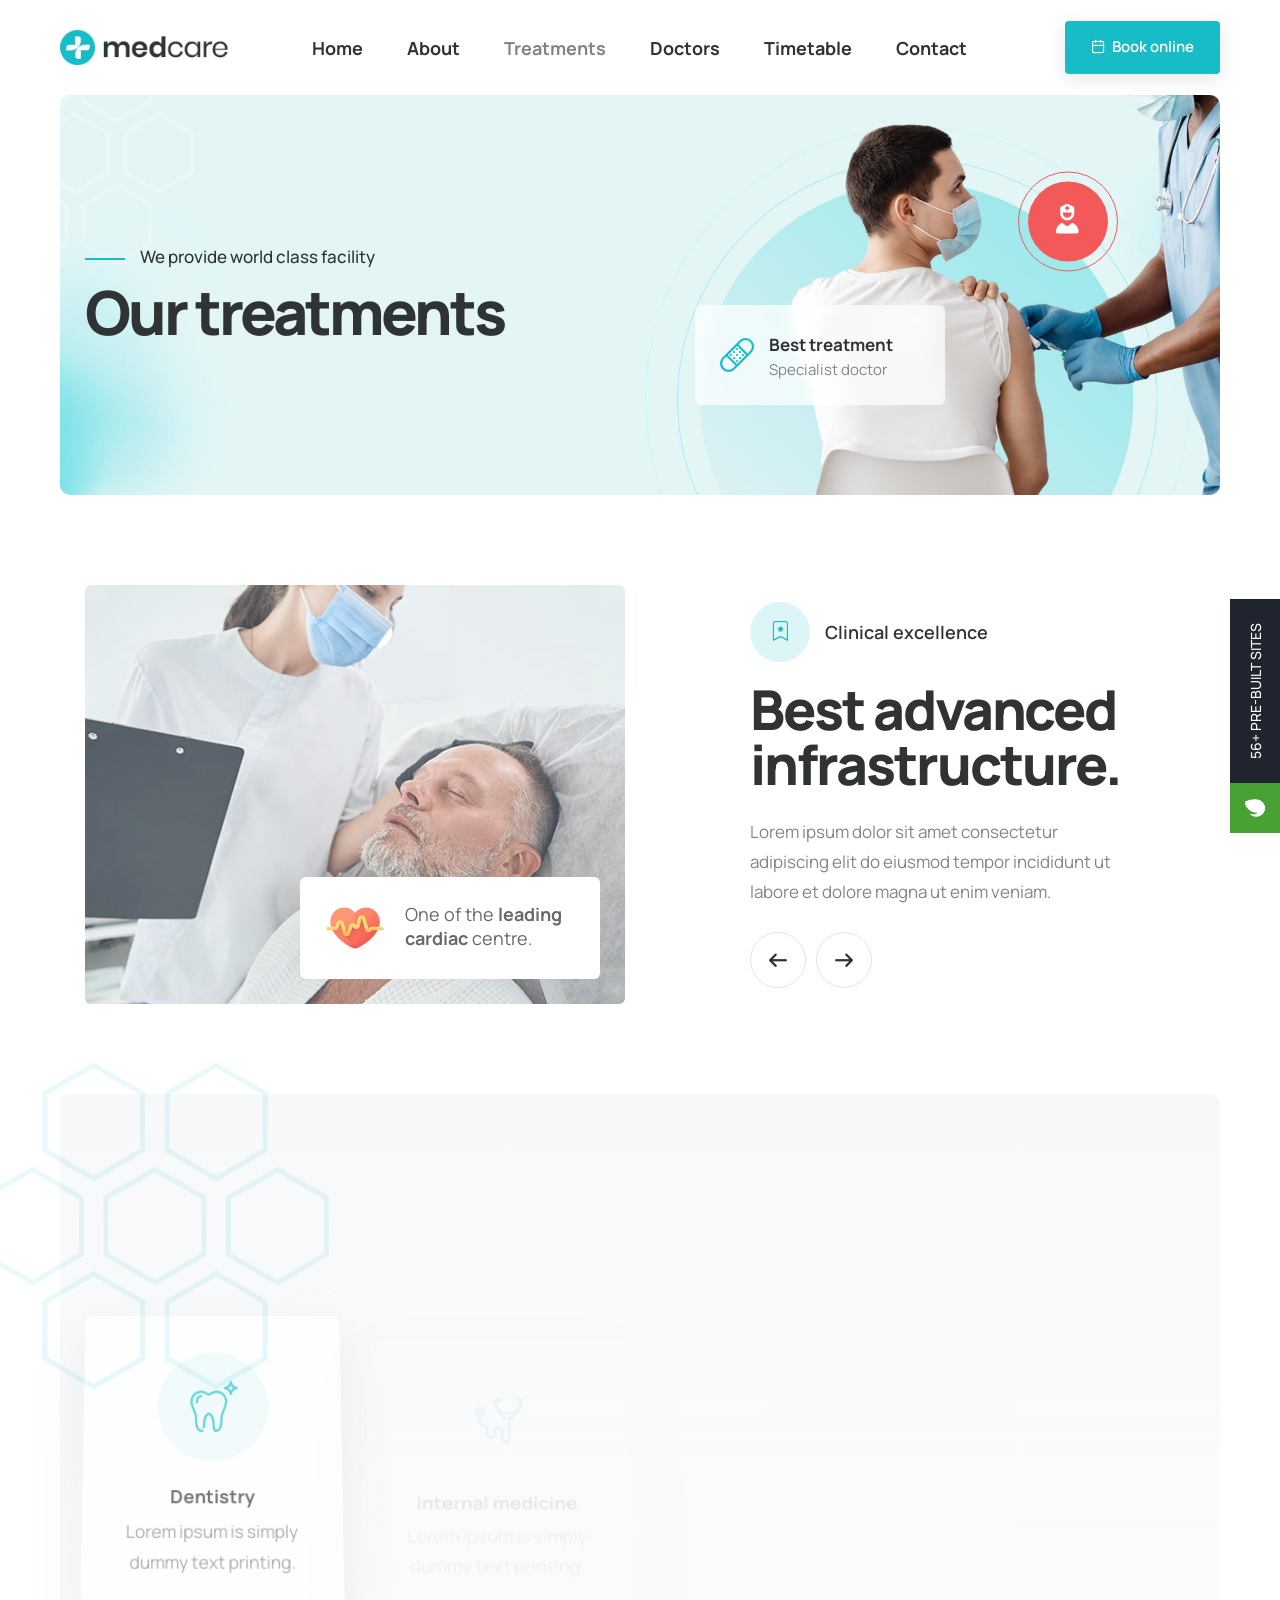
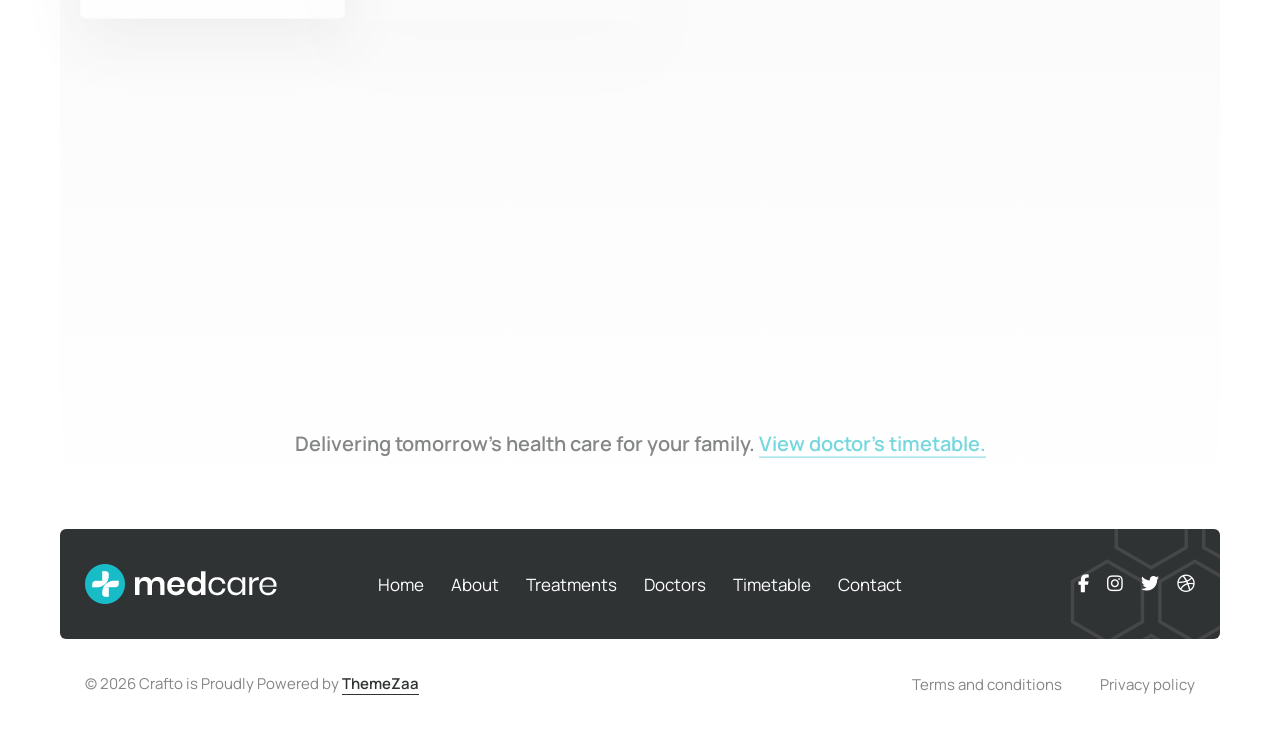
<file: demo-medical-treatments.html>
<!DOCTYPE html>
<html class="no-js" lang="en">
  <head>
    <title>Crafto - The Multipurpose HTML5 Template</title>
    <meta charset="utf-8" />
    <meta http-equiv="X-UA-Compatible" content="IE=edge" />
    <meta name="author" content="ThemeZaa" />
    <meta name="viewport" content="width=device-width,initial-scale=1.0" />
    <meta
      name="description"
      content="Elevate your online presence with Crafto - a modern, versatile, multipurpose Bootstrap 5 responsive HTML5, SCSS template using highly creative 56+ ready demos."
    />
    <!-- favicon icon -->
    <link rel="shortcut icon" href="images/favicon.png" />
    <link rel="apple-touch-icon" href="images/apple-touch-icon-57x57.png" />
    <link
      rel="apple-touch-icon"
      sizes="72x72"
      href="images/apple-touch-icon-72x72.png"
    />
    <link
      rel="apple-touch-icon"
      sizes="114x114"
      href="images/apple-touch-icon-114x114.png"
    />
    <!-- google fonts preconnect -->
    <link rel="preconnect" href="https://fonts.googleapis.com" crossorigin />
    <link rel="preconnect" href="https://fonts.gstatic.com" crossorigin />
    <!-- style sheets and font icons  -->
    <link rel="stylesheet" href="css/vendors.min.css" />
    <link rel="stylesheet" href="css/icon.min.css" />
    <link rel="stylesheet" href="css/style.min.css" />
    <link rel="stylesheet" href="css/responsive.min.css" />
    <link rel="stylesheet" href="demos/medical/medical.css" />
  </head>
  <body data-mobile-nav-style="classic">
    <div class="box-layout">
      <!-- start header -->
      <header>
        <!-- start navigation -->
        <nav
          class="navbar navbar-expand-lg header-light bg-white disable-fixed"
        >
          <div class="container-fluid">
            <div class="col-auto col-lg-2 me-lg-0 me-auto">
              <a class="navbar-brand" href="demo-medical.html">
                <img
                  src="images/demo-medical-logo-black.png"
                  data-at2x="images/demo-medical-logo-black@2x.png"
                  alt=""
                  class="default-logo"
                />
                <img
                  src="images/demo-medical-logo-black.png"
                  data-at2x="images/demo-medical-logo-black@2x.png"
                  alt=""
                  class="alt-logo"
                />
                <img
                  src="images/demo-medical-logo-black.png"
                  data-at2x="images/demo-medical-logo-black@2x.png"
                  alt=""
                  class="mobile-logo"
                />
              </a>
            </div>
            <div class="col-auto col-lg-8 menu-order position-static">
              <button
                class="navbar-toggler float-start"
                type="button"
                data-bs-toggle="collapse"
                data-bs-target="#navbarNav"
                aria-controls="navbarNav"
                aria-label="Toggle navigation"
              >
                <span class="navbar-toggler-line"></span>
                <span class="navbar-toggler-line"></span>
                <span class="navbar-toggler-line"></span>
                <span class="navbar-toggler-line"></span>
              </button>
              <div
                class="collapse navbar-collapse justify-content-center"
                id="navbarNav"
              >
                <ul class="navbar-nav">
                  <li class="nav-item">
                    <a href="index.html" class="nav-link">Home</a>
                  </li>
                  <li class="nav-item">
                    <a href="demo-medical-about.html" class="nav-link">About</a>
                  </li>
                  <li class="nav-item">
                    <a href="demo-medical-treatments.html" class="nav-link"
                      >Treatments</a
                    >
                  </li>
                  <li class="nav-item">
                    <a href="demo-medical-doctors.html" class="nav-link"
                      >Doctors</a
                    >
                  </li>
                  <li class="nav-item">
                    <a href="demo-medical-timetable.html" class="nav-link"
                      >Timetable</a
                    >
                  </li>
                  <li class="nav-item">
                    <a href="demo-medical-contact.html" class="nav-link"
                      >Contact</a
                    >
                  </li>
                </ul>
              </div>
            </div>
            <div class="col-auto col-lg-2 text-end d-none d-sm-flex">
              <div class="header-icon">
                <div class="header-button">
                  <a
                    href="demo-medical-appointment.html"
                    class="btn btn-small btn-switch-text btn-base-color left-icon btn-round-edge btn-box-shadow"
                  >
                    <span>
                      <span><i class="feather icon-feather-calendar"></i></span>
                      <span class="btn-double-text" data-text="Book online"
                        >Book online</span
                      >
                    </span>
                  </a>
                </div>
              </div>
            </div>
          </div>
        </nav>
        <!-- end navigation -->
      </header>
      <!-- end header -->
      <!-- start page title -->
      <section
        class="top-space-margin page-title-big-typography cover-background overflow-hidden position-relative p-0 border-radius-10px lg-no-border-radius"
        style="
          background-image: url(images/demo-medical-treatments-title-bg.jpg);
        "
      >
        <div class="container">
          <div class="row small-screen">
            <div
              class="col-xl-5 col-lg-6 col-md-7 position-relative page-title-extra-large align-self-center"
              data-anime='{ "el": "childs", "translateY": [30, 0], "opacity": [0,1], "duration": 600, "delay": 0, "staggervalue": 300, "easing": "easeOutQuad" }'
            >
              <h2 class="fw-500 text-dark-gray mb-15px d-block">
                <span
                  class="w-40px h-2px bg-base-color d-inline-block align-middle me-15px"
                ></span
                >We provide world class facility
              </h2>
              <h1
                class="text-dark-gray fw-800 ls-minus-3px sm-ls-minus-1px d-block mb-0"
              >
                Our treatments
              </h1>
            </div>
            <div
              class="col-xl-7 col-lg-6 col-md-5 position-relative d-none d-md-block"
            >
              <div
                class="w-85px h-85px border-radius-100 d-flex align-items-center justify-content-center position-absolute right-30px xxl-right-120px xl-right-100px lg-right-30px md-right-150px md-me-50px top-100px md-top-130px mt-4 translate-middle-y"
              >
                <div
                  class="bg-red video-icon-box video-icon-medium feature-box-icon-rounded w-80px h-80px rounded-circle d-flex align-items-center justify-content-center"
                >
                  <span>
                    <span class="video-icon">
                      <i
                        class="fa-solid fa-user-nurse icon-very-medium text-white position-relative top-minus-2px m-0"
                      ></i>
                      <span class="video-icon-sonar">
                        <span
                          class="video-icon-sonar-bfr border border-1 border-color-red"
                        ></span>
                      </span>
                    </span>
                  </span>
                </div>
              </div>
              <div
                class="blur-box bg-white-transparent position-absolute border-radius-6px top-50 left-150px lg-left-30px md-left-5px w-250px p-25px text-center last-paragraph-no-margin animation-float"
              >
                <!-- start features box item -->
                <div class="icon-with-text-style-08">
                  <div
                    class="feature-box feature-box-left-icon-middle overflow-hidden"
                  >
                    <div class="feature-box-icon me-15px">
                      <i class="bi bi-bandaid icon-medium text-base-color"></i>
                    </div>
                    <div class="feature-box-content last-paragraph-no-margin">
                      <span class="d-inline-block fs-17 fw-700 text-dark-gray"
                        >Best treatment</span
                      >
                      <p class="lh-20 fs-15">Specialist doctor</p>
                    </div>
                  </div>
                </div>
                <!-- end features box item -->
              </div>
            </div>
          </div>
        </div>
      </section>
      <!-- end page title -->
      <!-- start section -->
      <section>
        <div class="container">
          <div class="row align-items-center">
            <div
              class="col-xl-6 col-lg-6 md-mb-50px"
              data-anime='{ "effect": "slide", "color": "#18bcc7", "direction":"lr", "easing": "easeOutQuad", "delay":50}'
            >
              <figure class="position-relative m-0">
                <img
                  src="images/demo-medical-treatments-06.jpg"
                  alt=""
                  class="border-radius-6px w-100"
                />
                <figcaption
                  class="position-absolute bg-white box-shadow-extra-large border-radius-6px right-25px bottom-25px w-300px xs-w-250px p-25px xs-p-15px text-center last-paragraph-no-margin"
                >
                  <!-- start features box item -->
                  <div class="icon-with-text-style-08">
                    <div
                      class="feature-box feature-box-left-icon-middle overflow-hidden"
                    >
                      <div
                        class="feature-box-icon w-60px xs-w-50px me-20px xs-me-15px"
                      >
                        <img
                          src="images/demo-medical-treatments-02.png"
                          class="animation-zoom"
                          alt=""
                        />
                      </div>
                      <div class="feature-box-content">
                        <span class="d-inline-block fs-18 lh-24 text-dark-gray"
                          >One of the
                          <span class="fw-700">leading cardiac</span>
                          centre.</span
                        >
                      </div>
                    </div>
                  </div>
                  <!-- end features box item -->
                </figcaption>
              </figure>
            </div>
            <div
              class="col-xl-5 col-lg-6 pe-lg-0 offset-xl-1"
              data-anime='{ "translateY": [0, 0], "opacity": [0,1], "duration": 1200, "delay": 150, "staggervalue": 150, "easing": "easeOutQuad" }'
            >
              <span
                class="fs-18 fw-600 text-dark-gray mb-20px d-flex align-items-center"
                ><span
                  class="text-center w-60px h-60px d-flex justify-content-center align-items-center rounded-circle bg-light-sea-green-transparent-light d-inline-block align-middle me-15px"
                  ><i
                    class="bi bi-bookmark-star text-base-color fs-20"
                  ></i></span
                >Clinical excellence</span
              >
              <div
                class="swiper slider-one-slide text-slider-style-01 magic-cursor"
                data-slider-options='{ "slidesPerView": 1, "loop": true, "pagination": { "el": ".slider-one-slide-pagination", "clickable": true }, "autoplay": { "delay": 4000, "disableOnInteraction": false }, "navigation": { "nextEl": ".slider-one-slide-next-1", "prevEl": ".slider-one-slide-prev-1" }, "keyboard": { "enabled": true, "onlyInViewport": true }, "effect": "slide" }'
              >
                <div class="swiper-wrapper">
                  <!-- start text slider item -->
                  <div class="swiper-slide">
                    <h2 class="fw-800 text-dark-gray ls-minus-2px">
                      Best advanced infrastructure.
                    </h2>
                    <p class="w-80">
                      Lorem ipsum dolor sit amet consectetur adipiscing elit do
                      eiusmod tempor incididunt ut labore et dolore magna ut
                      enim veniam.
                    </p>
                  </div>
                  <!-- end text slider item -->
                  <!-- start text slider item -->
                  <div class="swiper-slide">
                    <h2 class="fw-800 text-dark-gray ls-minus-2px">
                      Certified renal transplant.
                    </h2>
                    <p class="w-80">
                      Lorem ipsum dolor sit amet consectetur adipiscing elit do
                      eiusmod tempor incididunt ut labore et dolore magna ut
                      enim veniam.
                    </p>
                  </div>
                  <!-- end text slider item -->
                  <!-- start text slider item -->
                  <div class="swiper-slide">
                    <h2 class="fw-800 text-dark-gray ls-minus-2px">
                      Microscope for tumor surgery.
                    </h2>
                    <p class="w-80">
                      Lorem ipsum dolor sit amet consectetur adipiscing elit do
                      eiusmod tempor incididunt ut labore et dolore magna ut
                      enim veniam.
                    </p>
                  </div>
                  <!-- end text slider item -->
                </div>
                <div class="d-flex">
                  <!-- start slider navigation -->
                  <div
                    class="slider-one-slide-prev-1 icon-small swiper-button-prev slider-navigation-style-04 border border-1 border-color-extra-medium-gray bg-white text-dark-gray"
                  >
                    <i class="fa-solid fa-arrow-left"></i>
                  </div>
                  <div
                    class="slider-one-slide-next-1 icon-small swiper-button-next slider-navigation-style-04 border border-1 border-color-extra-medium-gray bg-white text-dark-gray"
                  >
                    <i class="fa-solid fa-arrow-right"></i>
                  </div>
                  <!-- end slider navigation -->
                </div>
              </div>
            </div>
          </div>
        </div>
      </section>
      <!-- end section -->
      <!-- start section -->
      <section
        class="bg-gradient-very-light-gray position-relative border-radius-10px lg-no-border-radius"
      >
        <div
          class="position-absolute top-10px lg-top-minus-80px left-minus-80px lg-left-15px opacity-1 w-350px z-index-1 d-none d-lg-inline-block"
        >
          <img
            src="images/demo-medical-pattern.svg"
            alt=""
            data-bottom-top="transform: translateY(-50px)"
            data-top-bottom="transform: translateY(50px)"
          />
        </div>
        <div class="container">
          <div class="row align-items-center mb-4">
            <div
              class="col text-center"
              data-anime='{ "el": "childs", "translateY": [30, 0], "opacity": [0,1], "duration": 600, "delay": 0, "staggervalue": 300, "easing": "easeOutQuad" }'
            >
              <h2 class="fw-800 text-dark-gray ls-minus-2px">
                Specialist treatments
              </h2>
            </div>
          </div>
          <div
            class="row row-cols-1 row-cols-lg-4 row-cols-sm-2 justify-content-center mb-6"
            data-anime='{"el": "childs", "translateY": [15, 0], "perspective": [1200,1200], "scale": [1.05, 1], "rotateX": [30, 0], "opacity": [0,1], "duration": 800, "delay": 100, "staggervalue": 300, "easing": "easeOutQuad" }'
          >
            <!-- start features box item -->
            <div
              class="col icon-with-text-style-04 transition-inner-all mb-30px"
            >
              <div
                class="feature-box hover-box dark-hover border-radius-6px bg-white box-shadow-quadruple-large box-shadow-large-hover p-15 lg-p-11 last-paragraph-no-margin"
              >
                <div
                  class="feature-box-icon feature-box-icon-rounded w-110px h-110px bg-light-turquoise-blue rounded-circle mb-20px"
                >
                  <img
                    src="images/demo-medical-icon-11.svg"
                    class="w-50px"
                    alt=""
                  />
                </div>
                <div class="feature-box-content">
                  <span class="d-block text-dark-gray fs-18 fw-700 mb-5px"
                    >Dentistry</span
                  >
                  <p class="text-light-opacity">
                    Lorem ipsum is simply dummy text printing.
                  </p>
                </div>
                <div
                  class="feature-box-overlay bg-base-color border-radius-6px"
                ></div>
              </div>
            </div>
            <!-- end features box item -->
            <!-- start features box item -->
            <div
              class="col icon-with-text-style-04 transition-inner-all mb-30px"
            >
              <div
                class="feature-box hover-box dark-hover border-radius-6px bg-white box-shadow-quadruple-large box-shadow-large-hover p-15 lg-p-11 last-paragraph-no-margin"
              >
                <div
                  class="feature-box-icon feature-box-icon-rounded w-110px h-110px bg-light-turquoise-blue rounded-circle mb-20px"
                >
                  <img
                    src="images/demo-medical-icon-12.svg"
                    class="w-50px"
                    alt=""
                  />
                </div>
                <div class="feature-box-content">
                  <span class="d-block text-dark-gray fs-18 fw-700 mb-5px"
                    >Internal medicine</span
                  >
                  <p class="text-light-opacity">
                    Lorem ipsum is simply dummy text printing.
                  </p>
                </div>
                <div
                  class="feature-box-overlay bg-base-color border-radius-6px"
                ></div>
              </div>
            </div>
            <!-- end features box item -->
            <!-- start features box item -->
            <div
              class="col icon-with-text-style-04 transition-inner-all mb-30px"
            >
              <div
                class="feature-box hover-box dark-hover border-radius-6px bg-white box-shadow-quadruple-large box-shadow-large-hover p-15 lg-p-11 last-paragraph-no-margin"
              >
                <div
                  class="feature-box-icon feature-box-icon-rounded w-110px h-110px bg-light-turquoise-blue rounded-circle mb-20px"
                >
                  <img
                    src="images/demo-medical-icon-13.svg"
                    class="w-50px"
                    alt=""
                  />
                </div>
                <div class="feature-box-content">
                  <span class="d-block text-dark-gray fs-18 fw-700 mb-5px"
                    >Genetics</span
                  >
                  <p class="text-light-opacity">
                    Lorem ipsum is simply dummy text printing.
                  </p>
                </div>
                <div
                  class="feature-box-overlay bg-base-color border-radius-6px"
                ></div>
              </div>
            </div>
            <!-- end features box item -->
            <!-- start features box item -->
            <div
              class="col icon-with-text-style-04 transition-inner-all mb-30px"
            >
              <div
                class="feature-box hover-box dark-hover border-radius-6px bg-white box-shadow-quadruple-large box-shadow-large-hover p-15 lg-p-11 last-paragraph-no-margin"
              >
                <div
                  class="feature-box-icon feature-box-icon-rounded w-110px h-110px bg-light-turquoise-blue rounded-circle mb-20px"
                >
                  <img
                    src="images/demo-medical-icon-14.svg"
                    class="w-50px"
                    alt=""
                  />
                </div>
                <div class="feature-box-content">
                  <span class="d-block text-dark-gray fs-18 fw-700 mb-5px"
                    >Neuro surgery</span
                  >
                  <p class="text-light-opacity">
                    Lorem ipsum is simply dummy text printing.
                  </p>
                </div>
                <div
                  class="feature-box-overlay bg-base-color border-radius-6px"
                ></div>
              </div>
            </div>
            <!-- end features box item -->
            <!-- start features box item -->
            <div
              class="col icon-with-text-style-04 transition-inner-all md-mb-30px"
            >
              <div
                class="feature-box hover-box dark-hover border-radius-6px bg-white box-shadow-quadruple-large box-shadow-large-hover p-15 lg-p-11 last-paragraph-no-margin"
              >
                <div
                  class="feature-box-icon feature-box-icon-rounded w-110px h-110px bg-light-turquoise-blue rounded-circle mb-20px"
                >
                  <img
                    src="images/demo-medical-icon-15.svg"
                    class="w-50px"
                    alt=""
                  />
                </div>
                <div class="feature-box-content">
                  <span class="d-block text-dark-gray fs-18 fw-700 mb-5px"
                    >Cardiology</span
                  >
                  <p class="text-light-opacity">
                    Lorem ipsum is simply dummy text printing.
                  </p>
                </div>
                <div
                  class="feature-box-overlay bg-base-color border-radius-6px"
                ></div>
              </div>
            </div>
            <!-- end features box item -->
            <!-- start features box item -->
            <div
              class="col icon-with-text-style-04 transition-inner-all md-mb-30px"
            >
              <div
                class="feature-box hover-box dark-hover border-radius-6px bg-white box-shadow-quadruple-large box-shadow-large-hover p-15 lg-p-11 last-paragraph-no-margin"
              >
                <div
                  class="feature-box-icon feature-box-icon-rounded w-110px h-110px bg-light-turquoise-blue rounded-circle mb-20px"
                >
                  <img
                    src="images/demo-medical-icon-16.svg"
                    class="w-50px"
                    alt=""
                  />
                </div>
                <div class="feature-box-content">
                  <span class="d-block text-dark-gray fs-18 fw-700 mb-5px"
                    >Hepatologist</span
                  >
                  <p class="text-light-opacity">
                    Lorem ipsum is simply dummy text printing.
                  </p>
                </div>
                <div
                  class="feature-box-overlay bg-base-color border-radius-6px"
                ></div>
              </div>
            </div>
            <!-- end features box item -->
            <!-- start features box item -->
            <div
              class="col icon-with-text-style-04 transition-inner-all xs-mb-30px"
            >
              <div
                class="feature-box hover-box dark-hover border-radius-6px bg-white box-shadow-quadruple-large box-shadow-large-hover p-15 lg-p-11 last-paragraph-no-margin"
              >
                <div
                  class="feature-box-icon feature-box-icon-rounded w-110px h-110px bg-light-turquoise-blue rounded-circle mb-20px"
                >
                  <img
                    src="images/demo-medical-icon-17.svg"
                    class="w-50px"
                    alt=""
                  />
                </div>
                <div class="feature-box-content">
                  <span class="d-block text-dark-gray fs-18 fw-700 mb-5px"
                    >Optometrists</span
                  >
                  <p class="text-light-opacity">
                    Lorem ipsum is simply dummy text printing.
                  </p>
                </div>
                <div
                  class="feature-box-overlay bg-base-color border-radius-6px"
                ></div>
              </div>
            </div>
            <!-- end features box item -->
            <!-- start features box item -->
            <div class="col icon-with-text-style-04 transition-inner-all">
              <div
                class="feature-box hover-box dark-hover border-radius-6px bg-white box-shadow-quadruple-large box-shadow-large-hover p-15 lg-p-11 last-paragraph-no-margin"
              >
                <div
                  class="feature-box-icon feature-box-icon-rounded w-110px h-110px bg-light-turquoise-blue rounded-circle mb-20px"
                >
                  <img
                    src="images/demo-medical-icon-18.svg"
                    class="w-50px"
                    alt=""
                  />
                </div>
                <div class="feature-box-content">
                  <span class="d-block text-dark-gray fs-18 fw-700 mb-5px"
                    >Cardiac surgery</span
                  >
                  <p class="text-light-opacity">
                    Lorem ipsum is simply dummy text printing.
                  </p>
                </div>
                <div
                  class="feature-box-overlay bg-base-color border-radius-6px"
                ></div>
              </div>
            </div>
            <!-- end features box item -->
          </div>
          <div
            class="row justify-content-center"
            data-anime='{ "translateY": [50, 0], "opacity": [0,1], "duration": 1200, "delay": 0, "staggervalue": 150, "easing": "easeOutQuad" }'
          >
            <div class="col-12 text-center">
              <span class="text-dark-gray fs-20 fw-600"
                >Delivering tomorrow's health care for your family.
                <a
                  href="demo-medical-timetable.html"
                  class="text-decoration-line-bottom fw-600 text-base-color"
                  >View doctor's timetable.</a
                ></span
              >
            </div>
          </div>
        </div>
      </section>
      <!-- end section -->
      <!-- start footer -->
      <footer class="p-0">
        <div
          class="footer-top bg-dark-gray pt-35px pb-35px border-radius-6px lg-no-border-radius position-relative overflow-hidden"
        >
          <div
            class="position-absolute right-minus-100px bottom-minus-80px margin-100px-top opacity-1 w-250px"
          >
            <img src="images/demo-medical-pattern-white.svg" alt="" class="" />
          </div>
          <div class="container">
            <div class="row align-items-center">
              <!-- start footer column -->
              <div
                class="col-xl-3 col-sm-6 order-1 text-center text-sm-start xs-mb-20px"
              >
                <a href="demo-medical.html" class="footer-logo d-inline-block"
                  ><img
                    src="images/demo-medical-logo-white.png"
                    data-at2x="images/demo-medical-logo-white@2x.png"
                    alt=""
                /></a>
              </div>
              <!-- end footer column -->
              <!-- start footer column -->
              <div class="col-xl-6 order-3 order-xl-2 lg-mt-10px">
                <ul class="footer-navbar text-center lh-normal">
                  <li class="nav-item">
                    <a href="demo-medical.html" class="nav-link">Home</a>
                  </li>
                  <li class="nav-item">
                    <a href="demo-medical-about.html" class="nav-link">About</a>
                  </li>
                  <li class="nav-item">
                    <a href="demo-medical-treatments.html" class="nav-link"
                      >Treatments</a
                    >
                  </li>
                  <li class="nav-item">
                    <a href="demo-medical-doctors.html" class="nav-link"
                      >Doctors</a
                    >
                  </li>
                  <li class="nav-item">
                    <a href="demo-medical-timetable.html" class="nav-link"
                      >Timetable</a
                    >
                  </li>
                  <li class="nav-item">
                    <a href="demo-medical-contact.html" class="nav-link"
                      >Contact</a
                    >
                  </li>
                </ul>
              </div>
              <!-- end footer column -->
              <!-- start footer column -->
              <div
                class="col-xl-3 col-sm-6 position-relative text-center text-sm-end elements-social social-icon-style-08 order-2 order-xl-3"
              >
                <ul class="small-icon light">
                  <li>
                    <a
                      class="facebook"
                      href="https://www.facebook.com/"
                      target="_blank"
                      ><i class="fa-brands fa-facebook-f"></i
                    ></a>
                  </li>
                  <li>
                    <a
                      class="instagram"
                      href="https://www.instagram.com"
                      target="_blank"
                      ><i class="fa-brands fa-instagram"></i
                    ></a>
                  </li>
                  <li>
                    <a
                      class="twitter"
                      href="https://www.twitter.com"
                      target="_blank"
                      ><i class="fa-brands fa-twitter"></i
                    ></a>
                  </li>
                  <li>
                    <a
                      class="dribbble"
                      href="http://www.dribbble.com"
                      target="_blank"
                      ><i class="fa-brands fa-dribbble"></i
                    ></a>
                  </li>
                </ul>
              </div>
              <!-- end footer column -->
            </div>
          </div>
        </div>
        <div class="container">
          <div
            class="row row-cols-1 row-cols-md-2 align-items-center pt-30px pb-30px"
          >
            <!-- start copyright -->
            <div
              class="col last-paragraph-no-margin fs-15 text-center text-md-start sm-mb-10px"
            >
              <p>
                &copy; 2026 Crafto is Proudly Powered by
                <a
                  href="https://www.themezaa.com/"
                  target="_blank"
                  class="text-decoration-line-bottom text-dark-gray fw-600"
                  >ThemeZaa</a
                >
              </p>
            </div>
            <!-- end copyright -->
            <!-- start footer menu -->
            <div class="col text-end fs-15 text-center text-md-end">
              <ul class="footer-navbar lh-normal">
                <li class="me-35px sm-me-20px">
                  <a href="#">Terms and conditions</a>
                </li>
                <li><a href="#">Privacy policy</a></li>
              </ul>
            </div>
            <!-- end footer menu -->
          </div>
        </div>
      </footer>
      <!-- end footer -->
      <!-- start sticky column -->
      <div
        class="sticky-wrap d-none d-xl-inline-block z-index-2"
        data-animation-delay="100"
        data-shadow-animation="true"
      >
        <span class="fs-15 fw-500"
          ><i class="bi bi-envelope icon-small me-10px align-middle"></i>Arrange
          your appointment —
          <a
            href="demo-medical-appointment.html"
            class="text-decoration-line-bottom fw-700"
            >Book appointment</a
          ></span
        >
      </div>
      <!-- end sticky column -->
    </div>
    <!-- start scroll progress -->
    <div class="scroll-progress d-none d-xxl-block">
      <a href="#" class="scroll-top" aria-label="scroll">
        <span class="scroll-text">Scroll</span
        ><span class="scroll-line"><span class="scroll-point"></span></span>
      </a>
    </div>
    <!-- end scroll progress -->
    <!-- javascript libraries -->
    <script type="text/javascript" src="js/jquery.js"></script>
    <script type="text/javascript" src="js/vendors.min.js"></script>
    <script type="text/javascript" src="js/main.js"></script>
  </body>
</html>
</file>
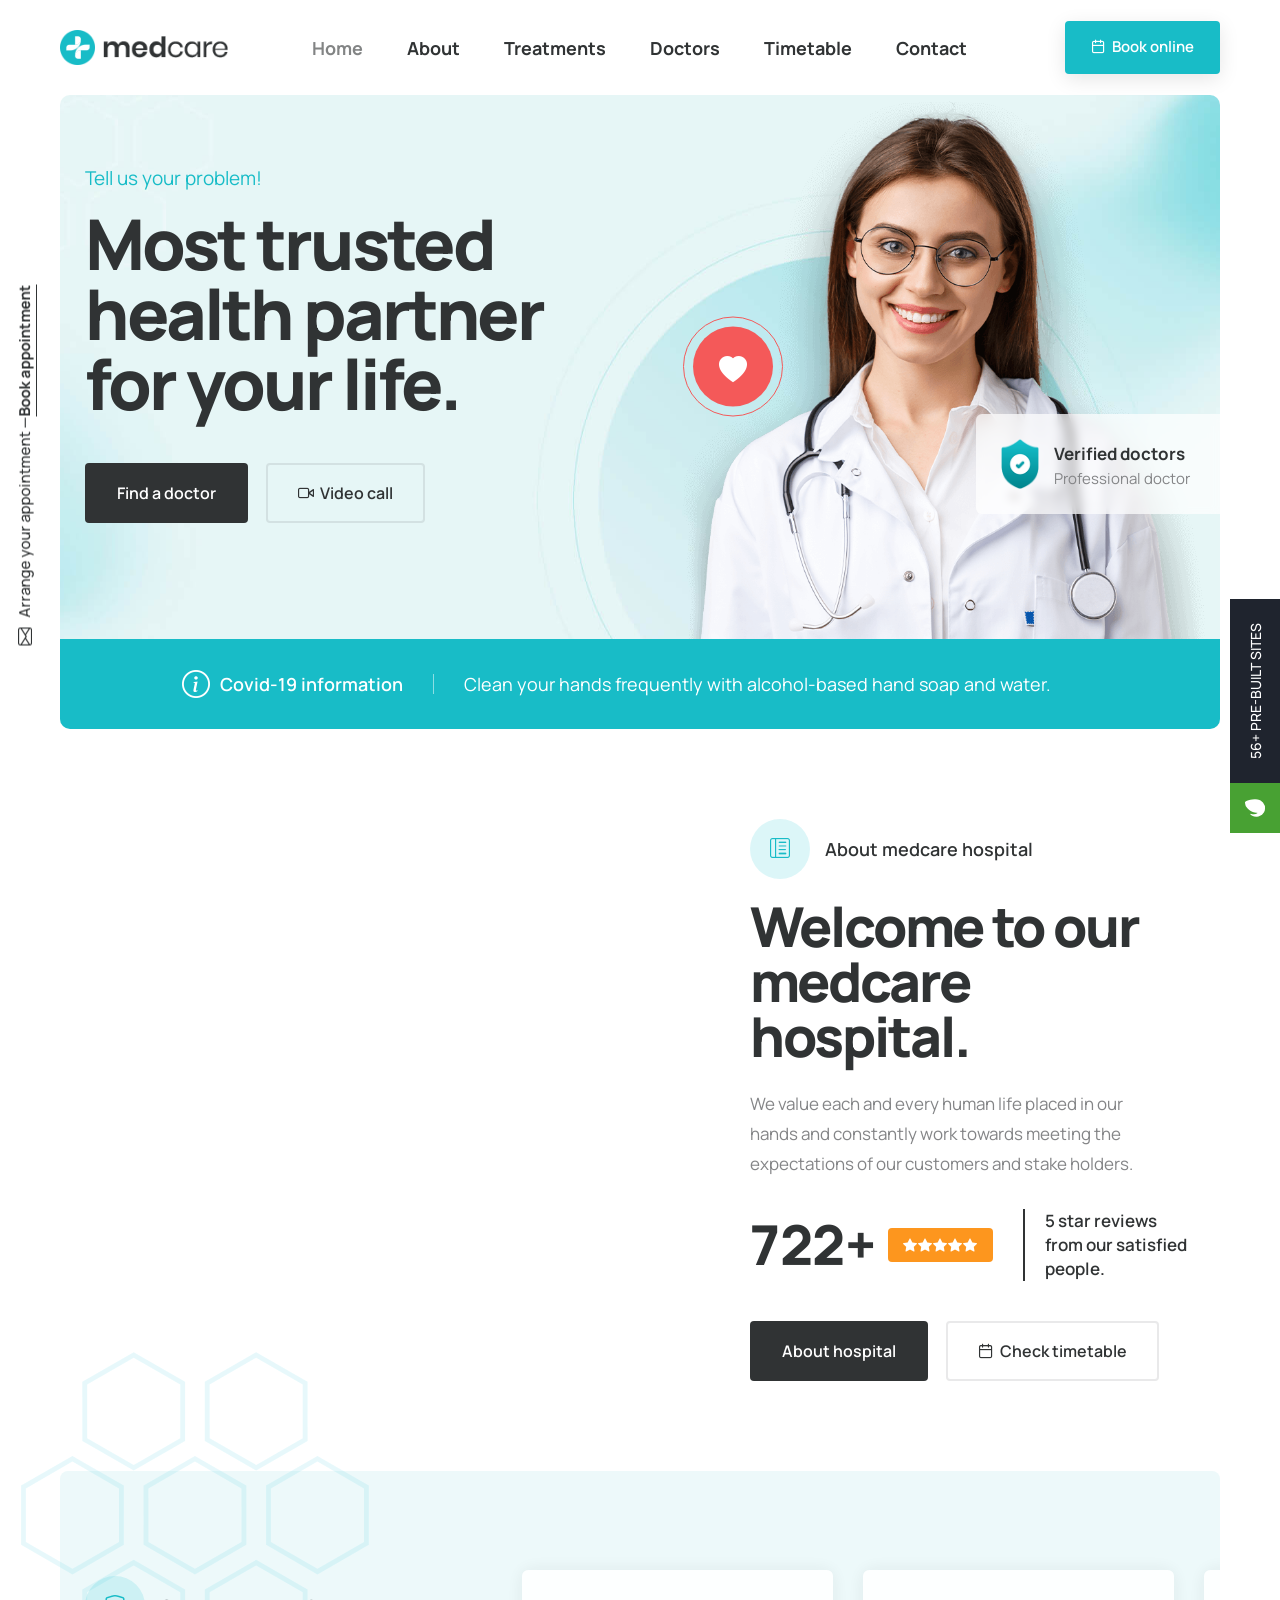
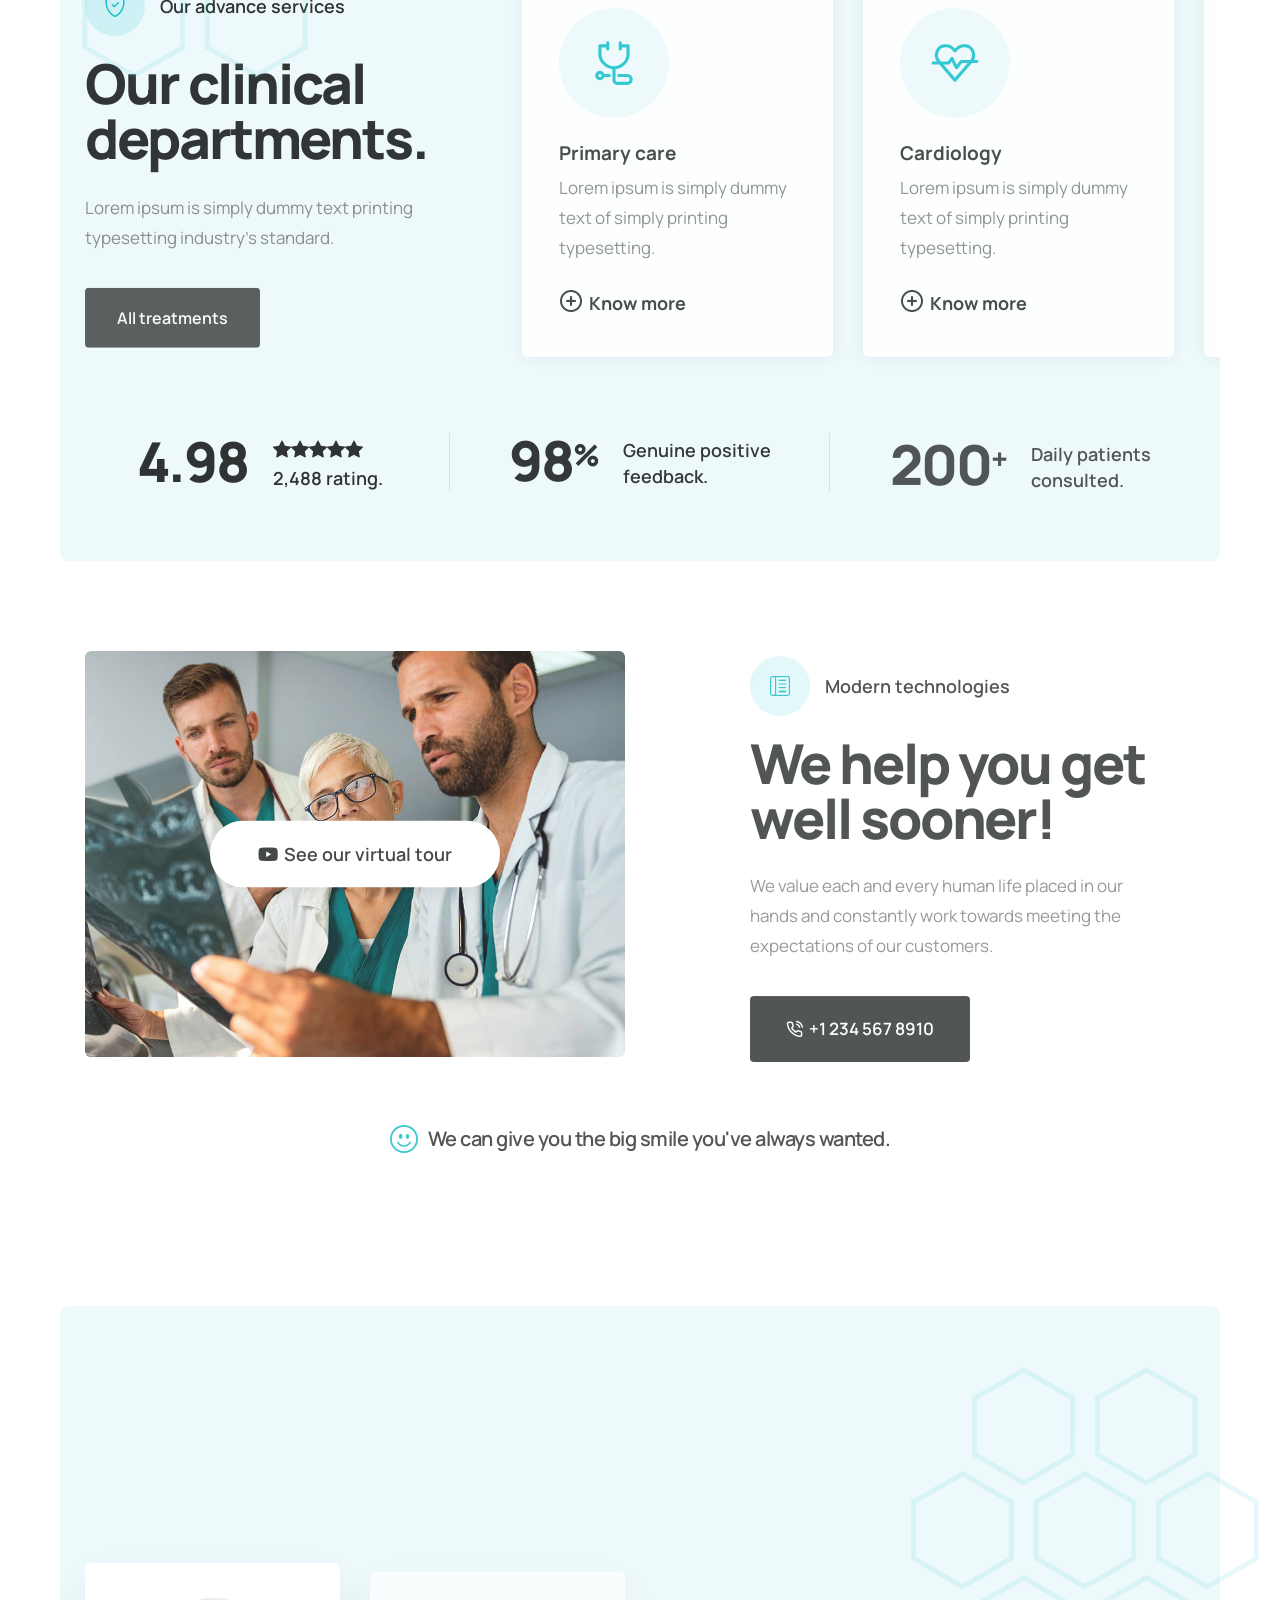
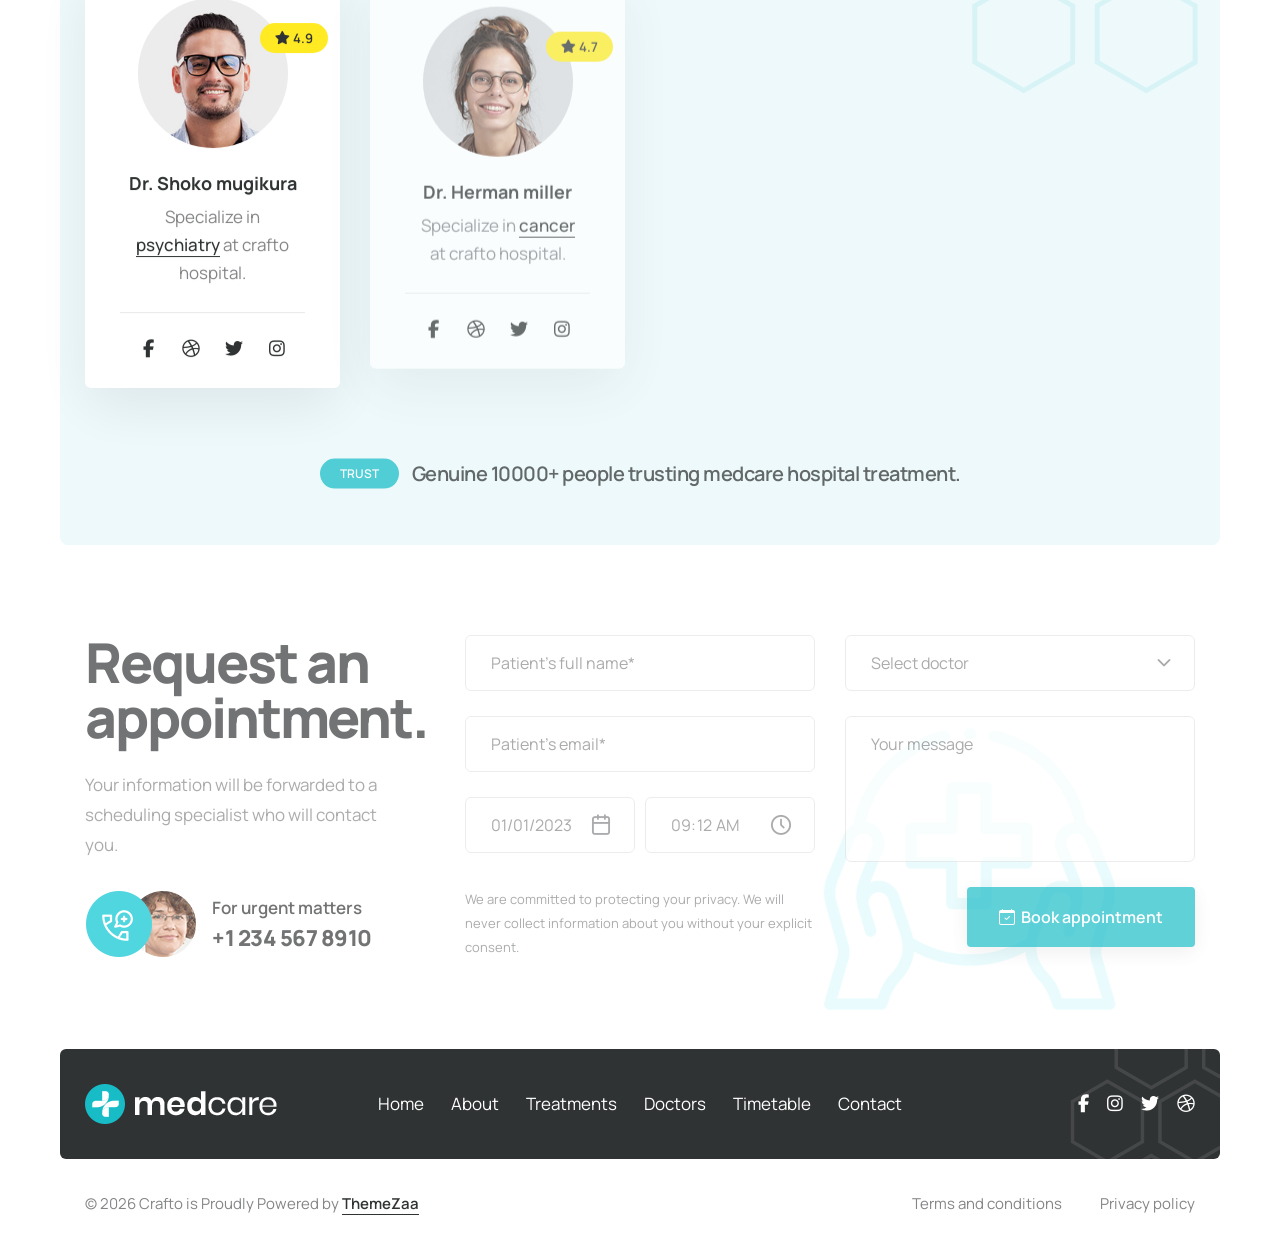
<file: demo-medical.html>
<!DOCTYPE html>
<html class="no-js" lang="en">
  <head>
    <title>Crafto - The Multipurpose HTML5 Template</title>
    <meta charset="utf-8" />
    <meta http-equiv="X-UA-Compatible" content="IE=edge" />
    <meta name="author" content="ThemeZaa" />
    <meta name="viewport" content="width=device-width,initial-scale=1.0" />
    <meta
      name="description"
      content="Elevate your online presence with Crafto - a modern, versatile, multipurpose Bootstrap 5 responsive HTML5, SCSS template using highly creative 56+ ready demos."
    />
    <!-- favicon icon -->
    <link rel="shortcut icon" href="images/favicon.png" />
    <link rel="apple-touch-icon" href="images/apple-touch-icon-57x57.png" />
    <link
      rel="apple-touch-icon"
      sizes="72x72"
      href="images/apple-touch-icon-72x72.png"
    />
    <link
      rel="apple-touch-icon"
      sizes="114x114"
      href="images/apple-touch-icon-114x114.png"
    />
    <!-- google fonts preconnect -->
    <link rel="preconnect" href="https://fonts.googleapis.com" crossorigin />
    <link rel="preconnect" href="https://fonts.gstatic.com" crossorigin />
    <!-- style sheets and font icons  -->
    <link rel="stylesheet" href="css/vendors.min.css" />
    <link rel="stylesheet" href="css/icon.min.css" />
    <link rel="stylesheet" href="css/style.min.css" />
    <link rel="stylesheet" href="css/responsive.min.css" />
    <link rel="stylesheet" href="demos/medical/medical.css" />
  </head>
  <body data-mobile-nav-style="classic">
    <div class="box-layout">
      <!-- start header -->
      <header>
        <!-- start navigation -->
        <nav
          class="navbar navbar-expand-lg header-light bg-white disable-fixed"
        >
          <div class="container-fluid">
            <div class="col-auto col-lg-2 me-lg-0 me-auto">
              <a class="navbar-brand" href="demo-medical.html">
                <img
                  src="images/demo-medical-logo-black.png"
                  data-at2x="images/demo-medical-logo-black@2x.png"
                  alt=""
                  class="default-logo"
                />
                <img
                  src="images/demo-medical-logo-black.png"
                  data-at2x="images/demo-medical-logo-black@2x.png"
                  alt=""
                  class="alt-logo"
                />
                <img
                  src="images/demo-medical-logo-black.png"
                  data-at2x="images/demo-medical-logo-black@2x.png"
                  alt=""
                  class="mobile-logo"
                />
              </a>
            </div>
            <div class="col-auto col-lg-8 menu-order position-static">
              <button
                class="navbar-toggler float-start"
                type="button"
                data-bs-toggle="collapse"
                data-bs-target="#navbarNav"
                aria-controls="navbarNav"
                aria-label="Toggle navigation"
              >
                <span class="navbar-toggler-line"></span>
                <span class="navbar-toggler-line"></span>
                <span class="navbar-toggler-line"></span>
                <span class="navbar-toggler-line"></span>
              </button>
              <div
                class="collapse navbar-collapse justify-content-center"
                id="navbarNav"
              >
                <ul class="navbar-nav">
                  <li class="nav-item">
                    <a href="demo-medical.html" class="nav-link">Home</a>
                  </li>
                  <li class="nav-item">
                    <a href="demo-medical-about.html" class="nav-link">About</a>
                  </li>
                  <li class="nav-item">
                    <a href="demo-medical-treatments.html" class="nav-link"
                      >Treatments</a
                    >
                  </li>
                  <li class="nav-item">
                    <a href="demo-medical-doctors.html" class="nav-link"
                      >Doctors</a
                    >
                  </li>
                  <li class="nav-item">
                    <a href="demo-medical-timetable.html" class="nav-link"
                      >Timetable</a
                    >
                  </li>
                  <li class="nav-item">
                    <a href="demo-medical-contact.html" class="nav-link"
                      >Contact</a
                    >
                  </li>
                </ul>
              </div>
            </div>
            <div class="col-auto col-lg-2 text-end d-none d-sm-flex">
              <div class="header-icon">
                <div class="header-button">
                  <a
                    href="demo-medical-appointment.html"
                    class="btn btn-small btn-switch-text btn-base-color left-icon btn-round-edge btn-box-shadow"
                  >
                    <span>
                      <span><i class="feather icon-feather-calendar"></i></span>
                      <span class="btn-double-text" data-text="Book online"
                        >Book online</span
                      >
                    </span>
                  </a>
                </div>
              </div>
            </div>
          </div>
        </nav>
        <!-- end navigation -->
      </header>
      <!-- end header -->
      <!-- start banner -->
      <section
        class="top-space-margin overflow-hidden position-relative p-0 border-radius-10px lg-no-border-radius"
        data-parallax-background-ratio="0.5"
        style="background-image: url(images/demo-medical-hero-banner-bg.jpg)"
      >
        <div class="container h-100">
          <div class="row justify-content-md-center">
            <div
              class="col-xxl-5 col-xl-6 col-lg-7 pt-13 xl-pt-6 lg-pb-17 md-pb-6 sm-pt-40px text-center text-lg-start"
              data-anime='{ "el": "childs", "translateY": [50, 0], "opacity": [0,1], "duration": 600, "delay": 0, "staggervalue": 300, "easing": "easeOutQuad" }'
            >
              <span class="fs-19 mb-15px d-block text-base-color"
                >Tell us your problem!</span
              >
              <h1
                class="text-dark-gray fw-800 xs-fs-65 ls-minus-3px mb-45px d-block"
              >
                Most trusted health partner for your life.
              </h1>
              <a
                href="demo-medical-appointment.html"
                class="btn btn-medium btn-switch-text btn-dark-gray btn-round-edge me-15px xs-me-5px"
              >
                <span>
                  <span class="btn-double-text" data-text="Trusted doctor"
                    >Find a doctor</span
                  >
                </span>
              </a>
              <a
                href="demo-medical-appointment.html"
                class="btn btn-medium btn-switch-text left-icon btn-transparent-light-gray border-color-transparent-dark-gray btn-round-edge"
              >
                <span>
                  <span><i class="feather icon-feather-video"></i></span>
                  <span class="btn-double-text" data-text="Video call"
                    >Video call</span
                  >
                </span>
              </a>
            </div>
            <div
              class="col-xxl-7 col-xl-6 col-lg-5 col-md-10 position-relative align-self-end lg-pb-8 md-pb-1 sm-pb-10 xs-pb-30"
            >
              <div
                class="w-85px h-85px border-radius-100 d-flex align-items-center justify-content-center position-absolute z-index-9 left-50px lg-left-5px sm-left-30px top-100px lg-top-30px mt-30 translate-middle-y"
                data-anime='{ "opacity": [0,1], "duration": 800, "delay": 200, "staggervalue": 300, "easing": "easeOutQuad" }'
              >
                <div
                  class="bg-red video-icon-box video-icon-medium feature-box-icon-rounded w-80px h-80px rounded-circle d-flex align-items-center justify-content-center"
                >
                  <span>
                    <span class="video-icon">
                      <i
                        class="bi bi-heart-fill icon-very-medium text-white position-relative top-3px m-0"
                      ></i>
                      <span class="video-icon-sonar">
                        <span
                          class="video-icon-sonar-bfr border border-1 border-color-red"
                        ></span>
                      </span>
                    </span>
                  </span>
                </div>
              </div>
              <figure class="outside-box-right-2 position-relative">
                <img src="images/demo-medical-hero-banner-01.png" alt="" />
                <figcaption
                  class="blur-box bg-white-transparent position-absolute border-radius-6px top-50 right-minus-50px xl-right-minus-5px lg-right-minus-10px sm-right-5px w-250px p-25px text-center last-paragraph-no-margin animation-float"
                >
                  <!-- start features box item -->
                  <div class="icon-with-text-style-08">
                    <div
                      class="feature-box feature-box-left-icon-middle overflow-hidden"
                    >
                      <div class="feature-box-icon me-15px">
                        <img
                          src="images/demo-medical-hero-banner-icon-01.png"
                          class="h-50px"
                          alt=""
                        />
                      </div>
                      <div class="feature-box-content last-paragraph-no-margin">
                        <span class="d-inline-block fs-17 fw-700 text-dark-gray"
                          >Verified doctors</span
                        >
                        <p class="lh-20 fs-15">Professional doctor</p>
                      </div>
                    </div>
                  </div>
                  <!-- end features box item -->
                </figcaption>
              </figure>
            </div>
          </div>
        </div>
        <div
          class="bg-base-color position-absolute bottom-0px w-100 pt-30px pb-30px"
        >
          <div class="container">
            <div class="row align-items-center justify-content-center">
              <div class="col-auto md-mb-10px">
                <div class="d-flex align-items-center text-white">
                  <i class="bi bi-info-circle icon-very-medium me-10px"></i>
                  <span class="fw-600 fs-18">Covid-19 information</span>
                  <span
                    class="h-20px w-1px d-none d-lg-block bg-white opacity-5 ms-30px"
                  ></span>
                </div>
              </div>
              <div
                class="col-xl-7 col-lg-8 text-white text-center text-lg-start"
              >
                <div
                  class="swiper slider-one-slide"
                  data-slider-options='{ "slidesPerView": 1, "spaceBetween": 20, "loop": true, "pagination": { "el": ".slider-one-slide-pagination", "clickable": true }, "autoplay": { "delay": 2000, "disableOnInteraction": false }, "navigation": { "nextEl": ".swiper-button-next-nav", "prevEl": ".swiper-button-previous-nav" }, "keyboard": { "enabled": true, "onlyInViewport": true }, "effect": "slide" }'
                >
                  <div class="swiper-wrapper align-items-center">
                    <!-- start text slider item -->
                    <div class="fs-18 swiper-slide">
                      Get vaccinated as soon as it's your turn and follow
                      guidance on vaccination.
                    </div>
                    <!-- end text slider item -->
                    <!-- start text slider item -->
                    <div class="fs-18 swiper-slide">
                      Clean your hands frequently with alcohol-based hand soap
                      and water.
                    </div>
                    <!-- end text slider item -->
                    <!-- start text slider item -->
                    <div class="fs-18 swiper-slide">
                      Cover your mouth and nose with a bent elbow or tissue when
                      you cough.
                    </div>
                    <!-- end text slider item -->
                  </div>
                  <!-- start slider navigation -->
                  <!-- <div class="swiper-button-previous-nav swiper-button-prev"><i class="bi bi-arrow-left icon-extra-medium text-dark-gray d-flex"></i></div>
                                    <div class="swiper-button-next-nav swiper-button-next"><i class="bi bi-arrow-right icon-extra-medium text-dark-gray d-flex"></i></div> -->
                  <!-- end slider pagination -->
                </div>
              </div>
            </div>
          </div>
        </div>
      </section>
      <!-- end banner -->
      <!-- start section -->
      <section>
        <div class="container">
          <div class="row align-items-center justify-content-center">
            <div
              class="col-lg-6 col-md-10 md-mb-15 xs-mb-20 offset-lg-0 offset-md-1 position-relative"
            >
              <div
                class="w-75"
                data-animation-delay="200"
                data-shadow-animation="true"
                data-bottom-top="transform: translateY(50px)"
                data-top-bottom="transform: translateY(-50px)"
              >
                <img
                  src="images/demo-medical-home-02.jpg"
                  alt=""
                  class="border-radius-6px w-100"
                />
                <div
                  class="position-absolute left-minus-70px lg-left-minus-15px md-left-minus-50px bottom-130px lg-bottom-90px md-mb-50px d-none d-md-flex flex-column align-items-center justify-content-center w-140px h-140px bg-white border-radius-100 p-10px box-shadow-quadruple-large"
                  data-anime='{"translateY": [-15, 0], "scale": [0.5, 1], "opacity": [0,1], "duration": 800, "delay": 800, "staggervalue": 300, "easing": "easeOutQuad" }'
                >
                  <img
                    src="images/demo-medical-home-06.png"
                    class="position-absolute top-50 translate-middle-y"
                    alt=""
                  />
                  <img
                    src="images/demo-medical-home-07.png"
                    class="animation-rotation"
                    alt=""
                  />
                </div>
              </div>
              <div
                class="w-55 overflow-hidden position-absolute right-15px bottom-minus-50px"
                data-shadow-animation="true"
                data-animation-delay="100"
                data-bottom-top="transform: translateY(-20px)"
                data-top-bottom="transform: translateY(20px)"
              >
                <img
                  src="images/demo-medical-home-03.jpg"
                  alt=""
                  class="border-radius-6px box-shadow-quadruple-large w-100"
                />
              </div>
            </div>
            <div
              class="col-xl-5 offset-xl-1 col-lg-6 text-right text-md-start"
              data-anime='{ "opacity": [0,1], "duration": 600, "delay": 100, "staggervalue": 150, "easing": "easeOutQuad" }'
            >
              <span
                class="fs-18 fw-600 text-dark-gray mb-20px d-flex align-items-center"
                ><span
                  class="text-center w-60px h-60px d-flex justify-content-center align-items-center rounded-circle bg-light-sea-green-transparent-light align-middle me-15px"
                  ><i
                    class="bi bi-layout-text-sidebar-reverse text-base-color fs-20"
                  ></i></span
                >About medcare hospital</span
              >
              <h2 class="fw-800 text-dark-gray ls-minus-2px">
                Welcome to our medcare hospital.
              </h2>
              <p class="mb-30px w-95 lg-w-100 xs-mb-25px">
                We value each and every human life placed in our hands and
                constantly work towards meeting the expectations of our
                customers and stake holders.
              </p>
              <div class="row align-items-center text-right text-sm-start">
                <div class="col-sm-auto xs-mb-10px">
                  <h2
                    class="alt-font text-dark-gray mb-0 d-inline-block align-middle me-10px fw-800"
                  >
                    722+
                  </h2>
                  <div
                    class="text-center bg-golden-yellow text-white fs-14 ls-1px border-radius-4px d-inline-block ps-15px pe-15px lh-34 align-middle me-5px"
                  >
                    <i class="bi bi-star-fill"></i
                    ><i class="bi bi-star-fill"></i
                    ><i class="bi bi-star-fill"></i
                    ><i class="bi bi-star-fill"></i
                    ><i class="bi bi-star-fill"></i>
                  </div>
                </div>
                <div
                  class="col-sm border-start border-2 border-color-dark-gray ps-25px ms-10px xl-ps-20px xs-border-start-0 xs-ps-15px xs-pe-15px xs-m-0"
                >
                  <p class="m-0 lh-24 text-dark-gray fw-600">
                    5 star reviews from our satisfied people.
                  </p>
                </div>
              </div>
              <div class="d-inline-block mt-40px xs-mt-30px">
                <a
                  href="demo-medical-about.html"
                  class="btn btn-medium btn-switch-text btn-dark-gray btn-round-edge me-15px xs-me-5px"
                >
                  <span>
                    <span class="btn-double-text" data-text="Trusted doctor"
                      >About hospital</span
                    >
                  </span>
                </a>
                <a
                  href="demo-medical-timetable.html"
                  class="btn btn-medium btn-switch-text left-icon btn-transparent-light-gray border-color-transparent-dark-gray btn-round-edge xs-mt-15px"
                >
                  <span>
                    <span><i class="feather icon-feather-calendar"></i></span>
                    <span class="btn-double-text" data-text="Check timetable"
                      >Check timetable</span
                    >
                  </span>
                </a>
              </div>
            </div>
          </div>
        </div>
      </section>
      <!-- end section -->
      <!-- start section -->
      <section class="pt-0 position-relative">
        <div
          class="position-absolute top-minus-70px lg-top-minus-50px left-minus-80px xxl-left-minus-40px lg-left-30px lg-w-300px opacity-1 w-350px z-index-1 d-none d-lg-inline-block"
        >
          <img
            src="images/demo-medical-pattern.svg"
            alt=""
            data-bottom-top="transform: translateY(-50px)"
            data-top-bottom="transform: translateY(50px)"
          />
        </div>
        <div
          class="bg-light-turquoise-blue border-radius-8px lg-no-border-radius pt-6 pb-6 md-pt-50px md-pb-50px overflow-hidden position-relative"
        >
          <div class="container">
            <div class="row align-items-center">
              <div
                class="col-xl-4 col-lg-5 md-mb-30px"
                data-anime='{"el": "childs", "translateY": [30, 0], "opacity": [0,1], "duration": 800, "delay": 0, "staggervalue": 150, "easing": "easeOutQuad" }'
              >
                <span
                  class="fs-18 fw-600 text-dark-gray mb-20px d-flex align-items-center"
                  ><span
                    class="text-center w-60px h-60px d-flex justify-content-center align-items-center rounded-circle bg-light-sea-green-transparent-light align-middle me-15px"
                    ><i
                      class="bi bi bi-shield-check text-base-color fs-22"
                    ></i></span
                  >Our advance services</span
                >
                <h2 class="fw-800 text-dark-gray ls-minus-2px">
                  Our clinical departments.
                </h2>
                <p class="mb-30px">
                  Lorem ipsum is simply dummy text printing typesetting
                  industry's standard.
                </p>
                <a
                  href="demo-medical-treatments.html"
                  class="btn btn-medium btn-switch-text btn-dark-gray btn-round-edge"
                >
                  <span>
                    <span class="btn-double-text" data-text="All treatments"
                      >All treatments</span
                    >
                  </span>
                </a>
              </div>
              <div class="col-xl-8 ps-5 col-lg-7">
                <div
                  class="outside-box-right-25 sm-outside-box-right-0"
                  data-anime='{ "translateY": [0, 0], "opacity": [0,1], "duration": 1200, "delay": 100, "staggervalue": 150, "easing": "easeOutQuad" }'
                >
                  <div
                    class="swiper magic-cursor ps-15px md-ps-0"
                    data-slider-options='{ "slidesPerView": 1, "spaceBetween": 30, "loop": true, "autoplay": { "delay": 4000, "disableOnInteraction": false },  "pagination": { "el": ".slider-four-slide-pagination-1", "clickable": true, "dynamicBullets": false }, "keyboard": { "enabled": true, "onlyInViewport": true }, "breakpoints": { "1200": { "slidesPerView": 3 }, "768": { "slidesPerView": 2 }, "320": { "slidesPerView": 1 } }, "effect": "slide" }'
                  >
                    <div class="swiper-wrapper pt-30px pb-20px">
                      <!-- start slider item -->
                      <div class="swiper-slide">
                        <!-- start features box item -->
                        <div
                          class="icon-with-text-style-02 transition-inner-all"
                        >
                          <div
                            class="feature-box bg-white text-start hover-box dark-hover border-radius-6px p-15 xl-p-12 box-shadow-medium"
                          >
                            <div
                              class="feature-box-icon feature-box-icon-rounded w-110px h-110px bg-light-turquoise-blue rounded-circle mb-20px"
                            >
                              <img
                                src="images/demo-medical-icon-01.svg"
                                class="w-50px"
                                alt=""
                              />
                            </div>
                            <div class="feature-box-content">
                              <span
                                class="d-block text-dark-gray fs-19 fw-700 mb-5px"
                                >Primary care</span
                              >
                              <p class="text-light-opacity">
                                Lorem ipsum is simply dummy text of simply
                                printing typesetting.
                              </p>
                              <a
                                href="demo-medical-treatments.html"
                                class="btn btn-extra-large btn-link text-dark-gray border-bottom-0 left-icon fw-700"
                                ><i
                                  class="feather icon-feather-plus-circle icon-extra-medium ms-0"
                                ></i
                                >Know more</a
                              >
                            </div>
                            <div
                              class="feature-box-overlay bg-base-color border-radius-6px"
                            ></div>
                          </div>
                        </div>
                        <!-- end features box item -->
                      </div>
                      <!-- end slider item -->
                      <!-- start slider item -->
                      <div class="swiper-slide">
                        <!-- start features box item -->
                        <div
                          class="icon-with-text-style-02 transition-inner-all"
                        >
                          <div
                            class="feature-box bg-white text-start hover-box dark-hover border-radius-6px p-15 xl-p-12 box-shadow-medium"
                          >
                            <div
                              class="feature-box-icon feature-box-icon-rounded w-110px h-110px bg-light-turquoise-blue rounded-circle mb-20px"
                            >
                              <img
                                src="images/demo-medical-icon-02.svg"
                                class="w-50px"
                                alt=""
                              />
                            </div>
                            <div class="feature-box-content">
                              <span
                                class="d-block text-dark-gray fs-19 fw-700 mb-5px"
                                >Cardiology</span
                              >
                              <p class="text-light-opacity">
                                Lorem ipsum is simply dummy text of simply
                                printing typesetting.
                              </p>
                              <a
                                href="demo-medical-treatments.html"
                                class="btn btn-extra-large btn-link text-dark-gray border-bottom-0 left-icon fw-700"
                                ><i
                                  class="feather icon-feather-plus-circle icon-extra-medium ms-0"
                                ></i
                                >Know more</a
                              >
                            </div>
                            <div
                              class="feature-box-overlay bg-base-color border-radius-6px"
                            ></div>
                          </div>
                        </div>
                        <!-- end features box item -->
                      </div>
                      <!-- end slider item -->
                      <!-- start slider item -->
                      <div class="swiper-slide">
                        <!-- start features box item -->
                        <div
                          class="icon-with-text-style-02 transition-inner-all"
                        >
                          <div
                            class="feature-box bg-white text-start hover-box dark-hover border-radius-6px p-15 xl-p-12 box-shadow-medium"
                          >
                            <div
                              class="feature-box-icon feature-box-icon-rounded w-110px h-110px bg-light-turquoise-blue rounded-circle mb-20px"
                            >
                              <img
                                src="images/demo-medical-icon-03.svg"
                                class="w-50px"
                                alt=""
                              />
                            </div>
                            <div class="feature-box-content">
                              <span
                                class="d-block text-dark-gray fs-19 fw-700 mb-5px"
                                >General surgery</span
                              >
                              <p class="text-light-opacity">
                                Lorem ipsum is simply dummy text of simply
                                printing typesetting.
                              </p>
                              <a
                                href="demo-medical-treatments.html"
                                class="btn btn-extra-large btn-link text-dark-gray border-bottom-0 left-icon fw-700"
                                ><i
                                  class="feather icon-feather-plus-circle icon-extra-medium ms-0"
                                ></i
                                >Know more</a
                              >
                            </div>
                            <div
                              class="feature-box-overlay bg-base-color border-radius-6px"
                            ></div>
                          </div>
                        </div>
                        <!-- end features box item -->
                      </div>
                      <!-- end slider item -->
                      <!-- start slider item -->
                      <div class="swiper-slide">
                        <!-- start features box item -->
                        <div
                          class="icon-with-text-style-02 transition-inner-all"
                        >
                          <div
                            class="feature-box bg-white text-start hover-box dark-hover border-radius-6px p-15 xl-p-12 box-shadow-medium"
                          >
                            <div
                              class="feature-box-icon feature-box-icon-rounded w-110px h-110px bg-light-turquoise-blue rounded-circle mb-20px"
                            >
                              <img
                                src="images/demo-medical-icon-04.svg"
                                class="w-50px"
                                alt=""
                              />
                            </div>
                            <div class="feature-box-content">
                              <span
                                class="d-block text-dark-gray fs-19 fw-700 mb-5px"
                                >Blood test</span
                              >
                              <p class="text-light-opacity">
                                Lorem ipsum is simply dummy text of simply
                                printing typesetting.
                              </p>
                              <a
                                href="demo-medical-treatments.html"
                                class="btn btn-extra-large btn-link text-dark-gray border-bottom-0 left-icon fw-700"
                                ><i
                                  class="feather icon-feather-plus-circle icon-extra-medium ms-0"
                                ></i
                                >Know more</a
                              >
                            </div>
                            <div
                              class="feature-box-overlay bg-base-color border-radius-6px"
                            ></div>
                          </div>
                        </div>
                        <!-- end features box item -->
                      </div>
                      <!-- start slider item -->
                      <!-- start slider item -->
                      <div class="swiper-slide">
                        <!-- start features box item -->
                        <div
                          class="icon-with-text-style-02 transition-inner-all"
                        >
                          <div
                            class="feature-box bg-white text-start hover-box dark-hover border-radius-6px p-15 xl-p-12 box-shadow-medium"
                          >
                            <div
                              class="feature-box-icon feature-box-icon-rounded w-110px h-110px bg-light-turquoise-blue rounded-circle mb-20px"
                            >
                              <img
                                src="images/demo-medical-icon-02.svg"
                                class="w-50px"
                                alt=""
                              />
                            </div>
                            <div class="feature-box-content">
                              <span
                                class="d-block text-dark-gray fs-19 fw-700 mb-5px"
                                >Cardiology</span
                              >
                              <p class="text-light-opacity">
                                Lorem ipsum is simply dummy text of simply
                                printing typesetting.
                              </p>
                              <a
                                href="demo-medical-treatments.html"
                                class="btn btn-extra-large btn-link text-dark-gray border-bottom-0 left-icon fw-700"
                                ><i
                                  class="feather icon-feather-plus-circle icon-extra-medium ms-0"
                                ></i
                                >Know more</a
                              >
                            </div>
                            <div
                              class="feature-box-overlay bg-base-color border-radius-6px"
                            ></div>
                          </div>
                        </div>
                        <!-- end features box item -->
                      </div>
                      <!-- start slider item -->
                      <div class="swiper-slide">
                        <!-- start features box item -->
                        <div
                          class="icon-with-text-style-02 transition-inner-all"
                        >
                          <div
                            class="feature-box bg-white text-start hover-box dark-hover border-radius-6px p-15 xl-p-12 box-shadow-medium"
                          >
                            <div
                              class="feature-box-icon feature-box-icon-rounded w-110px h-110px bg-light-turquoise-blue rounded-circle mb-20px"
                            >
                              <img
                                src="images/demo-medical-icon-03.svg"
                                class="w-50px"
                                alt=""
                              />
                            </div>
                            <div class="feature-box-content">
                              <span
                                class="d-block text-dark-gray fs-19 fw-700 mb-5px"
                                >General surgery</span
                              >
                              <p class="text-light-opacity">
                                Lorem ipsum is simply dummy text of simply
                                printing typesetting.
                              </p>
                              <a
                                href="demo-medical-treatments.html"
                                class="btn btn-extra-large btn-link text-dark-gray border-bottom-0 left-icon fw-700"
                                ><i
                                  class="feather icon-feather-plus-circle icon-extra-medium ms-0"
                                ></i
                                >Know more</a
                              >
                            </div>
                            <div
                              class="feature-box-overlay bg-base-color border-radius-6px"
                            ></div>
                          </div>
                        </div>
                        <!-- end features box item -->
                      </div>
                      <!-- end slider item -->
                    </div>
                  </div>
                </div>
              </div>
            </div>
            <div
              class="row row-cols-1 row-cols-lg-3 row-cols-sm-2 mt-5 align-items-center justify-content-center"
              data-anime='{ "el": "childs", "translateY": [30, 0], "opacity": [0,1], "duration": 800, "delay": 0, "staggervalue": 200, "easing": "easeOutQuad" }'
            >
              <!-- start content box item -->
              <div
                class="col md-mb-40px border-end xs-border-end-0 border-color-transparent-dark-very-light"
              >
                <div
                  class="d-flex flex-column flex-md-row justify-content-center align-items-center text-center text-md-start"
                >
                  <div class="flex-shrink-0 me-25px sm-me-0">
                    <h2 class="mb-0 text-dark-gray fw-800 ls-minus-2px">
                      4.98
                    </h2>
                  </div>
                  <div>
                    <div
                      class="fs-18 lh-32 last-paragraph-no-margin text-dark-gray"
                    >
                      <i class="bi bi-star-fill text-dark-gray"></i
                      ><i class="bi bi-star-fill"></i
                      ><i class="bi bi-star-fill"></i
                      ><i class="bi bi-star-fill"></i
                      ><i class="bi bi-star-fill"></i>
                    </div>
                    <span class="fs-18 lh-26 d-block fw-600 text-dark-gray"
                      >2,488 rating.</span
                    >
                  </div>
                </div>
              </div>
              <!-- end content box item -->
              <!-- start content box item -->
              <div
                class="col md-mb-40px border-end md-border-end-0 border-color-transparent-dark-very-light"
              >
                <div
                  class="d-flex flex-column flex-md-row justify-content-center align-items-center text-center text-md-start"
                >
                  <div class="flex-shrink-0 me-25px sm-me-0">
                    <h2 class="mb-0 text-dark-gray fw-800 ls-minus-2px">
                      98<sup class="fs-30">%</sup>
                    </h2>
                  </div>
                  <div>
                    <span class="fs-18 text-dark-gray lh-26 d-block fw-600"
                      >Genuine positive<br />
                      feedback.</span
                    >
                  </div>
                </div>
              </div>
              <!-- end content box item -->
              <!-- start content box item -->
              <div class="col text-dark-gray fw-600">
                <div
                  class="d-flex flex-column flex-md-row justify-content-center align-items-center text-center text-md-start"
                >
                  <div class="flex-shrink-0 me-25px sm-me-0">
                    <h2 class="mb-0 text-dark-gray fw-800 ls-minus-2px">
                      200<sup class="fs-30">+</sup>
                    </h2>
                  </div>
                  <div>
                    <span class="fs-18 lh-26 d-block fw-600"
                      >Daily patients<br />consulted.</span
                    >
                  </div>
                </div>
              </div>
              <!-- end content box item -->
            </div>
          </div>
        </div>
      </section>
      <!-- end section -->
      <!-- start section -->
      <section class="overlap-height py-0">
        <div class="container overlap-gap-section">
          <div class="row align-items-center justify-content-center">
            <div
              class="col-lg-6 md-mb-50px position-relative"
              data-anime='{ "translateY": [0, 0], "opacity": [0,1], "duration": 1200, "delay": 50, "staggervalue": 150, "easing": "easeOutQuad" }'
            >
              <div class="atropos" data-atropos data-atropos-perspective="2450">
                <div class="atropos-scale">
                  <div class="atropos-rotate">
                    <div class="atropos-inner">
                      <img
                        src="images/demo-medical-home-04.jpg"
                        alt=""
                        class="border-radius-6px"
                      />
                    </div>
                  </div>
                </div>
              </div>
              <div
                class="absolute-middle-center text-white-space-nowrap z-index-9"
              >
                <a
                  href="https://www.youtube.com/watch?v=cfXHhfNy7tU"
                  class="btn btn-extra-large btn-white left-icon btn-box-shadow btn-rounded popup-youtube"
                  ><i class="fa-brands fa-youtube"></i>See our virtual tour</a
                >
              </div>
            </div>
            <div
              class="col-xl-5 offset-xl-1 col-lg-6"
              data-anime='{ "translateY": [30, 0], "opacity": [0,1], "duration": 1200, "delay": 150, "staggervalue": 150, "easing": "easeOutQuad" }'
            >
              <span
                class="fs-18 fw-600 text-dark-gray mb-20px d-flex align-items-center"
                ><span
                  class="text-center w-60px h-60px d-flex justify-content-center align-items-center rounded-circle bg-light-sea-green-transparent-light align-middle me-15px"
                  ><i
                    class="bi bi-layout-text-sidebar-reverse text-base-color fs-20"
                  ></i></span
                >Modern technologies</span
              >
              <h2 class="fw-800 text-dark-gray ls-minus-2px">
                We help you get well sooner!
              </h2>
              <p class="mb-35px md-mb-30px w-90 lg-w-100">
                We value each and every human life placed in our hands and
                constantly work towards meeting the expectations of our
                customers.
              </p>
              <a
                href="tel:12345678910"
                class="btn btn-large btn-switch-text btn-dark-gray btn-round-edge left-icon"
              >
                <span>
                  <span><i class="feather icon-feather-phone-call"></i></span>
                  <span class="btn-double-text" data-text="+1 234 567 8910"
                    >+1 234 567 8910</span
                  >
                </span>
              </a>
            </div>
          </div>
          <div
            class="row justify-content-center pt-6 pb-6 md-pt-8 md-pb-8"
            data-anime='{ "translateY": [0, 0], "opacity": [0,1], "duration": 1200, "delay": 150, "staggervalue": 150, "easing": "easeOutQuad" }'
          >
            <div class="col-auto icon-with-text-style-08">
              <div class="feature-box feature-box-left-icon-middle">
                <div class="feature-box-icon me-10px">
                  <i
                    class="bi bi-emoji-smile icon-very-medium text-base-color"
                  ></i>
                </div>
                <div
                  class="feature-box-content text-dark-gray fs-20 fw-600 ls-minus-05px"
                >
                  We can give you the big smile you've always wanted.
                </div>
              </div>
            </div>
          </div>
        </div>
      </section>
      <!-- end section -->
      <!-- start section -->
      <section
        class="bg-light-turquoise-blue border-radius-8px lg-no-border-radius pt-6 pb-6 position-relative z-index-0"
      >
        <div class="container overlap-section mb-5 sm-mb-50px">
          <div
            class="bg-base-color border-radius-6px pt-4 pb-4 ps-6 pe-6 xl-p-4 sm-p-30px"
            data-anime='{ "opacity": [0,1], "duration": 600, "delay": 100, "staggervalue": 300, "easing": "easeOutQuad" }'
          >
            <div class="row justify-content-center align-items-center">
              <div class="col-xl-3 lg-mb-25px text-center text-xl-start">
                <h6 class="text-white fw-700 mb-0 w-80 xl-w-100">
                  Find the right
                  <span
                    class="highlight-separator"
                    data-shadow-animation="true"
                    data-animation-delay="500"
                    >doctor
                    <span
                      ><img src="images/highlight-separator.svg" alt="" /></span
                  ></span>
                  for you.
                </h6>
              </div>
              <div class="col-xl-9">
                <div
                  class="row row-cols-auto row-cols-lg-3 row-cols-md-2 justify-content-center align-items-center"
                >
                  <!-- start process step item -->
                  <div
                    class="col process-step-style-07 position-relative md-mb-30px"
                  >
                    <div class="process-step-item d-flex align-items-center">
                      <div class="process-step-icon-wrap position-relative">
                        <div
                          class="process-step-icon d-flex justify-content-center align-items-center mx-auto rounded-circle h-70px w-70px border border-1 border-color-transparent-white-very-light box-shadow-bottom"
                        >
                          <span
                            class="number position-relative z-index-1 text-white fw-500"
                            >01</span
                          >
                        </div>
                      </div>
                      <div
                        class="process-content ps-20px last-paragraph-no-margin"
                      >
                        <span class="d-block fw-600 text-white fs-18"
                          >Search doctor</span
                        >
                        <p class="text-white opacity-7">Lorem sit printing</p>
                      </div>
                    </div>
                  </div>
                  <!-- end process step item -->
                  <!-- start process step item -->
                  <div
                    class="col process-step-style-07 position-relative md-mb-30px"
                  >
                    <div class="process-step-item d-flex align-items-center">
                      <div class="process-step-icon-wrap position-relative">
                        <div
                          class="process-step-icon d-flex justify-content-center align-items-center mx-auto rounded-circle h-70px w-70px border border-1 border-color-transparent-white-very-light box-shadow-bottom"
                        >
                          <span
                            class="number position-relative z-index-1 text-white fw-500"
                            >02</span
                          >
                        </div>
                      </div>
                      <div
                        class="process-content ps-20px last-paragraph-no-margin"
                      >
                        <span class="d-block fw-600 text-white fs-18"
                          >Book schedule</span
                        >
                        <p class="text-white opacity-7">Lorem sit printing</p>
                      </div>
                    </div>
                  </div>
                  <!-- end process step item -->
                  <!-- start process step item -->
                  <div class="col process-step-style-07 position-relative">
                    <div class="process-step-item d-flex align-items-center">
                      <div class="process-step-icon-wrap position-relative">
                        <div
                          class="process-step-icon d-flex justify-content-center align-items-center mx-auto rounded-circle h-70px w-70px border border-1 border-color-transparent-white-very-light box-shadow-bottom"
                        >
                          <span
                            class="number position-relative z-index-1 text-white fw-500"
                            >03</span
                          >
                        </div>
                      </div>
                      <div
                        class="process-content ps-20px last-paragraph-no-margin"
                      >
                        <span class="d-block fw-600 text-white fs-18"
                          >Make a payment</span
                        >
                        <p class="text-white opacity-7">Lorem sit printing</p>
                      </div>
                    </div>
                  </div>
                  <!-- end process step item -->
                </div>
              </div>
            </div>
          </div>
        </div>
        <div class="container">
          <div class="row mb-3">
            <div
              class="col text-center"
              data-anime='{ "translateY": [30, 0], "opacity": [0,1], "duration": 600, "delay": 0, "staggervalue": 300, "easing": "easeOutQuad" }'
            >
              <h2 class="fw-800 text-dark-gray ls-minus-2px">
                Qualified doctors
              </h2>
            </div>
          </div>
          <div
            class="row row-cols-1 row-cols-xl-4 row-cols-sm-2 justify-content-center"
            data-anime='{ "el": "childs", "translateY": [30, 0], "opacity": [0,1], "duration": 600, "delay": 0, "staggervalue": 300, "easing": "easeOutQuad" }'
          >
            <!-- start team member item -->
            <div class="col team-style-06 lg-mb-30px">
              <div
                class="d-flex flex-column p-35px pb-20px lg-p-30px text-center border-radius-6px bg-white box-shadow-quadruple-large position-relative"
              >
                <div class="position-relative">
                  <a href="#" class="d-inline-block position-relative"
                    ><img
                      class="rounded-circle w-150px h-150px mb-20px"
                      src="images/team-22.jpg"
                      alt=""
                    /><span
                      class="fs-13 fw-600 text-dark-gray alt-font lh-30 position-absolute top-25px right-minus-40px border-radius-30px bg-yellow ps-15px pe-15px"
                      ><i class="fa-solid fa-star"></i> 4.9</span
                    ></a
                  >
                </div>
                <a href="#" class="text-dark-gray fs-18 fw-700 mb-5px"
                  >Dr. Shoko mugikura</a
                >
                <p class="w-90 mx-auto lh-28">
                  Specialize in
                  <span
                    class="text-dark-gray text-decoration-line-bottom fw-500"
                    >psychiatry</span
                  >
                  at crafto hospital.
                </p>
                <div
                  class="text-center elements-social social-icon-style-02 border-top border-color-light-medium-gray w-100 pt-15px"
                >
                  <ul class="small-icon dark">
                    <li>
                      <a
                        class="facebook"
                        href="https://www.facebook.com/"
                        target="_blank"
                        ><i class="fa-brands fa-facebook-f"></i
                      ></a>
                    </li>
                    <li>
                      <a
                        class="dribbble"
                        href="http://www.dribbble.com"
                        target="_blank"
                        ><i class="fa-brands fa-dribbble"></i
                      ></a>
                    </li>
                    <li>
                      <a
                        class="twitter"
                        href="https://www.twitter.com"
                        target="_blank"
                        ><i class="fa-brands fa-twitter"></i
                      ></a>
                    </li>
                    <li>
                      <a
                        class="instagram"
                        href="https://www.instagram.com"
                        target="_blank"
                        ><i class="fa-brands fa-instagram"></i
                      ></a>
                    </li>
                  </ul>
                </div>
              </div>
            </div>
            <!-- end team member item -->
            <!-- start team member item -->
            <div class="col team-style-06 lg-mb-30px">
              <div
                class="d-flex flex-column p-35px pb-20px lg-p-30px text-center border-radius-6px bg-white box-shadow-quadruple-large position-relative"
              >
                <div class="position-relative">
                  <a href="#" class="d-inline-block position-relative"
                    ><img
                      class="rounded-circle w-150px h-150px mb-20px"
                      src="images/team-21.jpg"
                      alt=""
                    /><span
                      class="fs-13 fw-600 text-dark-gray alt-font lh-30 position-absolute top-25px right-minus-40px border-radius-30px bg-yellow ps-15px pe-15px"
                      ><i class="fa-solid fa-star"></i> 4.7</span
                    ></a
                  >
                </div>
                <a href="#" class="text-dark-gray fs-18 fw-700 mb-5px"
                  >Dr. Herman miller</a
                >
                <p class="w-90 mx-auto lh-28">
                  Specialize in
                  <span
                    class="text-dark-gray text-decoration-line-bottom fw-500"
                    >cancer</span
                  >
                  at crafto hospital.
                </p>
                <div
                  class="text-center elements-social social-icon-style-02 border-top border-color-light-medium-gray w-100 pt-15px"
                >
                  <ul class="small-icon dark">
                    <li>
                      <a
                        class="facebook"
                        href="https://www.facebook.com/"
                        target="_blank"
                        ><i class="fa-brands fa-facebook-f"></i
                      ></a>
                    </li>
                    <li>
                      <a
                        class="dribbble"
                        href="http://www.dribbble.com"
                        target="_blank"
                        ><i class="fa-brands fa-dribbble"></i
                      ></a>
                    </li>
                    <li>
                      <a
                        class="twitter"
                        href="https://www.twitter.com"
                        target="_blank"
                        ><i class="fa-brands fa-twitter"></i
                      ></a>
                    </li>
                    <li>
                      <a
                        class="instagram"
                        href="https://www.instagram.com"
                        target="_blank"
                        ><i class="fa-brands fa-instagram"></i
                      ></a>
                    </li>
                  </ul>
                </div>
              </div>
            </div>
            <!-- end team member item -->
            <!-- start team member item -->
            <div class="col team-style-06 sm-mb-30px">
              <div
                class="d-flex flex-column p-35px pb-20px lg-p-30px text-center border-radius-6px bg-white box-shadow-quadruple-large position-relative"
              >
                <div class="position-relative">
                  <a href="#" class="d-inline-block position-relative"
                    ><img
                      class="rounded-circle w-150px h-150px mb-20px"
                      src="images/team-23.jpg"
                      alt=""
                    /><span
                      class="fs-13 fw-600 text-dark-gray alt-font lh-30 position-absolute top-25px right-minus-40px border-radius-30px bg-yellow ps-15px pe-15px"
                      ><i class="fa-solid fa-star"></i> 5.0</span
                    ></a
                  >
                </div>
                <a href="#" class="text-dark-gray fs-18 fw-700 mb-5px"
                  >Dr. Leonel mooney</a
                >
                <p class="w-90 mx-auto lh-28">
                  Specialize in
                  <span
                    class="text-dark-gray text-decoration-line-bottom fw-500"
                    >pediatrics</span
                  >
                  at crafto hospital.
                </p>
                <div
                  class="text-center elements-social social-icon-style-02 border-top border-color-light-medium-gray w-100 pt-15px"
                >
                  <ul class="small-icon dark">
                    <li>
                      <a
                        class="facebook"
                        href="https://www.facebook.com/"
                        target="_blank"
                        ><i class="fa-brands fa-facebook-f"></i
                      ></a>
                    </li>
                    <li>
                      <a
                        class="dribbble"
                        href="http://www.dribbble.com"
                        target="_blank"
                        ><i class="fa-brands fa-dribbble"></i
                      ></a>
                    </li>
                    <li>
                      <a
                        class="twitter"
                        href="https://www.twitter.com"
                        target="_blank"
                        ><i class="fa-brands fa-twitter"></i
                      ></a>
                    </li>
                    <li>
                      <a
                        class="instagram"
                        href="https://www.instagram.com"
                        target="_blank"
                        ><i class="fa-brands fa-instagram"></i
                      ></a>
                    </li>
                  </ul>
                </div>
              </div>
            </div>
            <!-- end team member item -->
            <!-- start team member item -->
            <div class="col team-style-06">
              <div
                class="d-flex flex-column p-35px pb-20px lg-p-30px text-center border-radius-6px bg-white box-shadow-quadruple-large position-relative"
              >
                <div class="position-relative">
                  <a href="#" class="d-inline-block position-relative"
                    ><img
                      class="rounded-circle w-150px h-150px mb-20px"
                      src="images/team-56.jpg"
                      alt=""
                    /><span
                      class="fs-13 fw-600 text-dark-gray alt-font lh-30 position-absolute top-25px right-minus-40px border-radius-30px bg-yellow ps-15px pe-15px"
                      ><i class="fa-solid fa-star"></i> 5.0</span
                    ></a
                  >
                </div>
                <a href="#" class="text-dark-gray fs-18 fw-700 mb-5px"
                  >Dr. Matthew taylor</a
                >
                <p class="w-90 mx-auto lh-28">
                  Specialize in
                  <span
                    class="text-dark-gray text-decoration-line-bottom fw-500"
                    >psychiatry</span
                  >
                  at crafto hospital.
                </p>
                <div
                  class="text-center elements-social social-icon-style-02 border-top border-color-light-medium-gray w-100 pt-15px"
                >
                  <ul class="small-icon dark">
                    <li>
                      <a
                        class="facebook"
                        href="https://www.facebook.com/"
                        target="_blank"
                        ><i class="fa-brands fa-facebook-f"></i
                      ></a>
                    </li>
                    <li>
                      <a
                        class="dribbble"
                        href="http://www.dribbble.com"
                        target="_blank"
                        ><i class="fa-brands fa-dribbble"></i
                      ></a>
                    </li>
                    <li>
                      <a
                        class="twitter"
                        href="https://www.twitter.com"
                        target="_blank"
                        ><i class="fa-brands fa-twitter"></i
                      ></a>
                    </li>
                    <li>
                      <a
                        class="instagram"
                        href="https://www.instagram.com"
                        target="_blank"
                        ><i class="fa-brands fa-instagram"></i
                      ></a>
                    </li>
                  </ul>
                </div>
              </div>
            </div>
            <!-- end team member item -->
          </div>
          <div
            class="row justify-content-center align-items-center mt-5 sm-mt-7"
            data-anime='{ "translateY": [50, 0], "opacity": [0,1], "duration": 1200, "delay": 0, "staggervalue": 150, "easing": "easeOutQuad" }'
          >
            <div class="col-12 text-center last-paragraph-no-margin">
              <div
                class="fs-12 lh-30 fw-600 text-white text-uppercase d-inline-block bg-base-color border-radius-30px ps-20px pe-20px me-10px sm-m-5px align-middle"
              >
                trust
              </div>
              <div
                class="d-inline-block align-middle text-dark-gray fs-20 fw-600 ls-minus-05px"
              >
                Genuine 10000+ people trusting medcare hospital treatment.
              </div>
            </div>
          </div>
        </div>
        <div
          class="position-absolute top-10px right-minus-80px xxl-right-minus-40px lg-right-15px opacity-1 w-350px z-index-minus-1 d-none d-lg-block"
        >
          <img
            src="images/demo-medical-pattern.svg"
            alt=""
            data-bottom-top="transform: translateY(50px)"
            data-top-bottom="transform: translateY(-50px)"
          />
        </div>
      </section>
      <!-- end section -->
      <!-- start section -->
      <section class="position-relative" id="appointment">
        <div class="container">
          <div
            class="row justify-content-center"
            data-anime='{ "translateY": [0, 0], "opacity": [0,1], "duration": 1200, "delay": 50, "staggervalue": 150, "easing": "easeOutQuad" }'
          >
            <div class="col-xl-4 col-lg-5 md-mb-50px">
              <h2 class="fw-800 text-dark-gray ls-minus-2px">
                Request an appointment.
              </h2>
              <p class="w-90 md-w-100 mb-30px">
                Your information will be forwarded to a scheduling specialist
                who will contact you.
              </p>
              <div class="row g-0 align-items-center">
                <div class="col-auto">
                  <img
                    class="me-15px"
                    src="images/demo-medical-home-05.png"
                    alt=""
                  />
                </div>
                <div class="col">
                  <span class="fw-600 text-dark-gray"
                    >For urgent matters<br /><a
                      href="tel:12345678910"
                      class="fs-22 ls-minus-05px fw-800"
                      >+1 234 567 8910</a
                    ></span
                  >
                </div>
              </div>
            </div>
            <div class="col-xl-8 col-lg-7">
              <div class="contact-form-style-05">
                <!-- start contact form -->
                <form action="email-templates/contact-form.php" method="post">
                  <div class="row justify-content-center">
                    <div class="col-md-6 sm-mb-25px">
                      <input
                        class="mb-25px form-control required"
                        type="text"
                        name="name"
                        placeholder="Patient's full name*"
                      />
                      <input
                        class="mb-25px form-control required"
                        type="text"
                        name="email"
                        placeholder="Patient's email*"
                      />
                      <div class="date-time row gutter-very-small">
                        <div class="date-icon col-xl-6 lg-mb-25px">
                          <input
                            class="form-control"
                            type="date"
                            name="date"
                            value="2023-01-01"
                            min="2023-01-01"
                            max="2099-12-31"
                            aria-label="date"
                          />
                        </div>
                        <div class="time-icon col-xl-6">
                          <input
                            class="form-control"
                            type="time"
                            name="time"
                            value="09:12"
                            min="09:00"
                            max="12:00"
                            aria-label="time"
                          />
                        </div>
                      </div>
                    </div>
                    <div class="col-md-6">
                      <div class="mb-25px select">
                        <select
                          class="form-control"
                          name="select"
                          aria-label="select-doctor"
                        >
                          <option value="">Select doctor</option>
                          <option value="Pediatrician - Dr. Bryan jonhson">
                            Pediatrician - Dr. Bryan jonhson
                          </option>
                          <option value="Cardiology - Dr. Jemmy watson">
                            Cardiology - Dr. Jemmy watson
                          </option>
                          <option value="Neurology - Dr. Jeremy dupont">
                            Neurology - Dr. Jeremy dupont
                          </option>
                          <option value="Orthopedics - Dr. Evan thomson">
                            Orthopedics - Dr. Evan thomson
                          </option>
                          <option value="Optometrists - Dr. Shoko mugikura">
                            Optometrists - Dr. Shoko mugikura
                          </option>
                        </select>
                      </div>
                      <textarea
                        class="form-control"
                        cols="20"
                        rows="4"
                        name="comment"
                        placeholder="Your message"
                      ></textarea>
                    </div>
                    <div class="col-md-6 mt-25px sm-mt-20px">
                      <p class="mb-0 fs-13 lh-24 text-center text-md-start">
                        We are committed to protecting your privacy. We will
                        never collect information about you without your
                        explicit consent.
                      </p>
                    </div>
                    <div
                      class="col-md-6 text-center text-md-end mt-25px sm-mt-20px"
                    >
                      <input type="hidden" name="redirect" value="" />
                      <button
                        class="btn btn-medium btn-base-color btn-round-edge left-icon btn-box-shadow submit"
                        type="submit"
                      >
                        <i class="bi bi-calendar-check"></i>Book appointment
                      </button>
                    </div>
                    <div class="col-12">
                      <div
                        class="form-results mt-20px d-none text-center"
                      ></div>
                    </div>
                  </div>
                </form>
                <!-- end contact form -->
              </div>
            </div>
          </div>
          <div
            class="position-absolute bottom-minus-15px right-100px lg-right-0px z-index-minus-1 opacity-1 w-300px lg-w-200px"
          >
            <img
              src="images/demo-medical-home-08.png"
              alt=""
              data-bottom-top="transform: translateY(-50px)"
              data-top-bottom="transform: translateY(50px)"
            />
          </div>
        </div>
      </section>
      <!-- end section -->
      <!-- start footer -->
      <footer class="p-0">
        <div
          class="footer-top bg-dark-gray pt-35px pb-35px border-radius-6px lg-no-border-radius position-relative overflow-hidden"
        >
          <div
            class="position-absolute right-minus-100px bottom-minus-80px margin-100px-top opacity-1 w-250px"
          >
            <img src="images/demo-medical-pattern-white.svg" alt="" class="" />
          </div>
          <div class="container">
            <div class="row align-items-center">
              <!-- start footer column -->
              <div
                class="col-xl-3 col-sm-6 order-1 text-center text-sm-start xs-mb-20px"
              >
                <a href="demo-medical.html" class="footer-logo d-inline-block"
                  ><img
                    src="images/demo-medical-logo-white.png"
                    data-at2x="images/demo-medical-logo-white@2x.png"
                    alt=""
                /></a>
              </div>
              <!-- end footer column -->
              <!-- start footer column -->
              <div class="col-xl-6 order-3 order-xl-2 lg-mt-10px">
                <ul class="footer-navbar text-center lh-normal">
                  <li class="nav-item">
                    <a href="demo-medical.html" class="nav-link">Home</a>
                  </li>
                  <li class="nav-item">
                    <a href="demo-medical-about.html" class="nav-link">About</a>
                  </li>
                  <li class="nav-item">
                    <a href="demo-medical-treatments.html" class="nav-link"
                      >Treatments</a
                    >
                  </li>
                  <li class="nav-item">
                    <a href="demo-medical-doctors.html" class="nav-link"
                      >Doctors</a
                    >
                  </li>
                  <li class="nav-item">
                    <a href="demo-medical-timetable.html" class="nav-link"
                      >Timetable</a
                    >
                  </li>
                  <li class="nav-item">
                    <a href="demo-medical-contact.html" class="nav-link"
                      >Contact</a
                    >
                  </li>
                </ul>
              </div>
              <!-- end footer column -->
              <!-- start footer column -->
              <div
                class="col-xl-3 col-sm-6 position-relative text-center text-sm-end elements-social social-icon-style-08 order-2 order-xl-3"
              >
                <ul class="small-icon light">
                  <li>
                    <a
                      class="facebook"
                      href="https://www.facebook.com/"
                      target="_blank"
                      ><i class="fa-brands fa-facebook-f"></i
                    ></a>
                  </li>
                  <li>
                    <a
                      class="instagram"
                      href="https://www.instagram.com"
                      target="_blank"
                      ><i class="fa-brands fa-instagram"></i
                    ></a>
                  </li>
                  <li>
                    <a
                      class="twitter"
                      href="https://www.twitter.com"
                      target="_blank"
                      ><i class="fa-brands fa-twitter"></i
                    ></a>
                  </li>
                  <li>
                    <a
                      class="dribbble"
                      href="http://www.dribbble.com"
                      target="_blank"
                      ><i class="fa-brands fa-dribbble"></i
                    ></a>
                  </li>
                </ul>
              </div>
              <!-- end footer column -->
            </div>
          </div>
        </div>
        <div class="container">
          <div
            class="row row-cols-1 row-cols-md-2 align-items-center pt-30px pb-30px"
          >
            <!-- start copyright -->
            <div
              class="col last-paragraph-no-margin fs-15 text-center text-md-start sm-mb-10px"
            >
              <p>
                &copy; 2026 Crafto is Proudly Powered by
                <a
                  href="https://www.themezaa.com/"
                  target="_blank"
                  class="text-decoration-line-bottom text-dark-gray fw-600"
                  >ThemeZaa</a
                >
              </p>
            </div>
            <!-- end copyright -->
            <!-- start footer menu -->
            <div class="col text-end fs-15 text-center text-md-end">
              <ul class="footer-navbar lh-normal">
                <li class="me-35px sm-me-20px">
                  <a href="#">Terms and conditions</a>
                </li>
                <li><a href="#">Privacy policy</a></li>
              </ul>
            </div>
            <!-- end footer menu -->
          </div>
        </div>
      </footer>
      <!-- end footer -->
      <!-- start sticky column -->
      <div
        class="sticky-wrap d-none d-xl-inline-block"
        data-animation-delay="100"
        data-shadow-animation="true"
      >
        <span class="fs-15 fw-500 d-flex align-items-center"
          ><i class="bi bi-envelope icon-small me-10px align-middle"></i>Arrange
          your appointment —
          <a
            href="demo-medical-appointment.html"
            class="text-decoration-line-bottom fw-700 lh-22"
            >Book appointment</a
          ></span
        >
      </div>
      <!-- end sticky column -->
    </div>
    <!-- start scroll progress -->
    <div class="scroll-progress d-none d-xxl-block">
      <a href="#" class="scroll-top" aria-label="scroll">
        <span class="scroll-text">Scroll</span
        ><span class="scroll-line"><span class="scroll-point"></span></span>
      </a>
    </div>
    <!-- end scroll progress -->
    <!-- javascript libraries -->
    <script type="text/javascript" src="js/jquery.js"></script>
    <script type="text/javascript" src="js/vendors.min.js"></script>
    <script type="text/javascript" src="js/main.js"></script>
  </body>
</html>
</file>
<file: demos/medical/medical.css>
/* ===================================
    Crafto - Medical
====================================== */
/* font */
@import url("https://fonts.googleapis.com/css2?family=Manrope:wght@200;300;400;500;600;700;800&display=swap");
/* variable */
:root {
  --base-color: #18bcc7;
  --alt-font: "Manrope", sans-serif;
  --primary-font: "Manrope", sans-serif;
  --dark-gray: #303334;
  --red: #f45959;
  --medium-light-gray: #b4b4b4;
  --medium-gray: #848587;
}
/* box layout */
.box-layout {
  padding: 0 100px;
}
body {
  font-size: 17px;
  line-height: 30px;
}
/* header */
.navbar .navbar-nav .nav-link {
  font-weight: 700;
  font-size: 18px;
  padding: 10px 22px;
}
header .container-fluid {
  padding-left: 85px;
  padding-right: 85px;
}
.sticky-wrap.shadow-in {
  left: 31px;
}
header .navbar-brand img {
  max-height: 40px;
}
/* bg color */
.bg-light-turquoise-blue {
  background-color: #edf9fa;
}
.bg-light-sea-green-transparent {
  background-color: rgba(22, 193, 204, 0.8);
}
.bg-light-sea-green-transparent-light {
  background-color: rgba(22, 193, 204, 0.15);
}
/* border color */
.border-color-transparent-dark-gray {
  border-color: rgba(39, 47, 48, 0.1) !important;
}
.border-color-red {
  border-color: var(--red) !important;
}
.h1,
.h2,
.h3,
.h4,
.h5,
.h6,
h1,
h2,
h3,
h4,
h5,
h6 {
  margin-bottom: 25px;
}
/* btn */
.btn {
  text-transform: inherit;
  font-weight: 600;
  letter-spacing: 0px;
}
.btn.btn-extra-large {
  font-size: 18px;
}
.btn.btn-large {
  font-size: 17px;
}
.btn.btn-medium {
  font-size: 16px;
}
.btn.btn-small {
  font-size: 15px;
}
.btn.btn-very-small {
  font-size: 14px;
}
.btn.btn-dark-gray:hover,
.btn.btn-dark-gray:active,
.btn.btn-transparent-light-gray:hover,
.btn.btn-transparent-light-gray:active,
.btn.btn-box-shadow.btn-base-color:hover,
.btn.btn-box-shadow.btn-base-color:active {
  background-color: var(--base-color);
  border-color: var(--base-color);
  color: var(--white);
}
.btn.btn-base-color:hover {
  background-color: var(--dark-gray);
  border-color: var(--dark-gray);
  color: var(--white);
}
/* page title */
.page-title-extra-large h2 {
  font-size: 17px;
  line-height: 20px;
  letter-spacing: 0px;
}
/* social media icon */
.social-icon-style-02 .small-icon li {
  margin: 0;
}
/* outside box right */
.outside-box-right-2 {
  margin-right: -2vw;
}
/* tab style 01 */
.tab-style-01 .nav-tabs .nav-link.show,
.tab-style-01 .nav-tabs .nav-link.active,
.tab-style-01 .nav-tabs .nav-link:hover {
  background-color: var(--base-color);
  color: var(--white);
}
.tab-style-01 .nav-tabs .nav-link {
  padding: 7px 29px;
  color: var(--dark-gray);
}
.tab-style-01 .nav-tabs > li.nav-item {
  padding: 0 13px;
}
/* time table */
.time-table-box .hover-detail {
  padding: 25px 30px;
}
/* accordion style 05 */
.accordion-style-05 .accordion-item {
  padding: 25px 35px 27px 75px;
}
/* footer */
footer .nav-link {
  color: var(--white);
}
.elements-social .light li a:hover {
  color: var(--base-color) !important;
}
footer .footer-logo img {
  max-height: 40px;
}
footer .elements-social ul li:last-child {
  margin-right: 0;
}
/* media query responsive */
@media (min-width: 768px) {
  .page-title-extra-large h1 {
    font-size: 3.8rem;
    line-height: 3.8rem;
  }
}
@media (max-width: 1600px) {
  .box-layout {
    padding: 0 60px;
  }
  .sticky-wrap.shadow-in {
    left: 10px;
  }
  header .container-fluid {
    padding-left: 45px;
    padding-right: 45px;
  }
}
@media (max-width: 1400px) {
  footer .nav-link {
    padding-left: 0.75rem;
    padding-right: 0.75rem;
  }
}
@media (max-width: 1199px) {
  .box-layout {
    padding: 0 0;
  }
  .navbar .navbar-nav .nav-link {
    padding-left: 18px;
    padding-right: 18px;
  }
  header .btn.btn-switch-text.btn-small > span {
    padding: 8px 10px;
  }

  .tab-style-01 .nav-tabs > li.nav-item {
    padding: 0 8px;
  }
  header .navbar [class*="col-"] {
    padding: 0px;
  }
  .time-table-box {
    padding-left: 5px;
    padding-right: 5px;
  }
}
@media (max-width: 991px) {
  .tab-style-01 .nav-tabs .nav-link {
    padding: 5px 25px;
  }

  .time-schedule-scroll {
    overflow-x: auto;
    overflow-y: hidden;
  }

  .time-schedule-scroll .time-schedule-min-width {
    min-width: 1050px;
  }
  .tab-style-01 .nav-tabs > li.nav-item {
    padding: 0 4px;
  }
  header .navbar [class*="col-"] {
    padding: 0 15px;
  }
}
@media (max-width: 767px) {
  .accordion-style-05 .accordion-item .number {
    top: 13px;
  }
}
</file>
<file: css/icon.min.css>
@charset "UTF-8"; /*!
    Font Awesome
    Version: 7.0.0
    Plugin URL: https://fontawesome.com
    License: Copyright 2025 Fonticons, Inc. | https://fontawesome.com/license/free (Icons: CC BY 4.0, Fonts: SIL OFL 1.1, Code: MIT License)
!*/
.fa,
.fa-brands,
.fa-classic,
.fa-regular,
.fa-solid,
.fab,
.far,
.fas {
  --_fa-family: var(--fa-family, var(--fa-style-family, "Font Awesome 7 Free"));
  -webkit-font-smoothing: antialiased;
  -moz-osx-font-smoothing: grayscale;
  display: var(--fa-display, inline-block);
  font-family: var(--_fa-family);
  font-feature-settings: normal;
  font-style: normal;
  font-synthesis: none;
  font-variant: normal;
  font-weight: var(--fa-style, 900);
  line-height: 1;
  text-align: center;
  text-rendering: auto;
  width: auto;
}
:is(.fas, .far, .fab, .fa-solid, .fa-regular, .fa-brands, .fa-classic, .fa)::before {
  content: var(--fa);
  content: var(--fa) / "";
}
.fa-1x {
  font-size: 1em;
}
.fa-2x {
  font-size: 2em;
}
.fa-3x {
  font-size: 3em;
}
.fa-4x {
  font-size: 4em;
}
.fa-5x {
  font-size: 5em;
}
.fa-6x {
  font-size: 6em;
}
.fa-7x {
  font-size: 7em;
}
.fa-8x {
  font-size: 8em;
}
.fa-9x {
  font-size: 9em;
}
.fa-10x {
  font-size: 10em;
}
.fa-2xs {
  font-size: 0.625em;
  line-height: 0.1em;
  vertical-align: 0.225em;
}
.fa-xs {
  font-size: 0.75em;
  line-height: 0.0833333333em;
  vertical-align: 0.125em;
}
.fa-sm {
  font-size: 0.875em;
  line-height: 0.0714285714em;
  vertical-align: 0.0535714286em;
}
.fa-lg {
  font-size: 1.25em;
  line-height: 0.05em;
  vertical-align: -0.075em;
}
.fa-xl {
  font-size: 1.5em;
  line-height: 0.0416666667em;
  vertical-align: -0.125em;
}
.fa-2xl {
  font-size: 2em;
  line-height: 0.03125em;
  vertical-align: -0.1875em;
}
.fa-width-auto {
  --fa-width: auto;
}
.fa-fw,
.fa-width-fixed {
  --fa-width: 1.25em;
}
.fa-ul {
  list-style-type: none;
  margin-inline-start: var(--fa-li-margin, 2.5em);
  padding-inline-start: 0;
}
.fa-ul > li {
  position: relative;
}
.fa-li {
  inset-inline-start: calc(-1 * var(--fa-li-width, 2em));
  position: absolute;
  text-align: center;
  width: var(--fa-li-width, 2em);
  line-height: inherit;
}
.fa-border {
  border-color: var(--fa-border-color, #eee);
  border-radius: var(--fa-border-radius, 0.1em);
  border-style: var(--fa-border-style, solid);
  border-width: var(--fa-border-width, 0.0625em);
  box-sizing: var(--fa-border-box-sizing, content-box);
  padding: var(--fa-border-padding, 0.1875em 0.25em);
}
.fa-pull-left,
.fa-pull-start {
  float: inline-start;
  margin-inline-end: var(--fa-pull-margin, 0.3em);
}
.fa-pull-end,
.fa-pull-right {
  float: inline-end;
  margin-inline-start: var(--fa-pull-margin, 0.3em);
}
.fa-beat {
  animation-name: fa-beat;
  animation-delay: var(--fa-animation-delay, 0s);
  animation-direction: var(--fa-animation-direction, normal);
  animation-duration: var(--fa-animation-duration, 1s);
  animation-iteration-count: var(--fa-animation-iteration-count, infinite);
  animation-timing-function: var(--fa-animation-timing, ease-in-out);
}
.fa-bounce {
  animation-name: fa-bounce;
  animation-delay: var(--fa-animation-delay, 0s);
  animation-direction: var(--fa-animation-direction, normal);
  animation-duration: var(--fa-animation-duration, 1s);
  animation-iteration-count: var(--fa-animation-iteration-count, infinite);
  animation-timing-function: var(
    --fa-animation-timing,
    cubic-bezier(0.28, 0.84, 0.42, 1)
  );
}
.fa-fade {
  animation-name: fa-fade;
  animation-delay: var(--fa-animation-delay, 0s);
  animation-direction: var(--fa-animation-direction, normal);
  animation-duration: var(--fa-animation-duration, 1s);
  animation-iteration-count: var(--fa-animation-iteration-count, infinite);
  animation-timing-function: var(
    --fa-animation-timing,
    cubic-bezier(0.4, 0, 0.6, 1)
  );
}
.fa-beat-fade {
  animation-name: fa-beat-fade;
  animation-delay: var(--fa-animation-delay, 0s);
  animation-direction: var(--fa-animation-direction, normal);
  animation-duration: var(--fa-animation-duration, 1s);
  animation-iteration-count: var(--fa-animation-iteration-count, infinite);
  animation-timing-function: var(
    --fa-animation-timing,
    cubic-bezier(0.4, 0, 0.6, 1)
  );
}
.fa-flip {
  animation-name: fa-flip;
  animation-delay: var(--fa-animation-delay, 0s);
  animation-direction: var(--fa-animation-direction, normal);
  animation-duration: var(--fa-animation-duration, 1s);
  animation-iteration-count: var(--fa-animation-iteration-count, infinite);
  animation-timing-function: var(--fa-animation-timing, ease-in-out);
}
.fa-shake {
  animation-name: fa-shake;
  animation-delay: var(--fa-animation-delay, 0s);
  animation-direction: var(--fa-animation-direction, normal);
  animation-duration: var(--fa-animation-duration, 1s);
  animation-iteration-count: var(--fa-animation-iteration-count, infinite);
  animation-timing-function: var(--fa-animation-timing, linear);
}
.fa-spin {
  animation-name: fa-spin;
  animation-delay: var(--fa-animation-delay, 0s);
  animation-direction: var(--fa-animation-direction, normal);
  animation-duration: var(--fa-animation-duration, 2s);
  animation-iteration-count: var(--fa-animation-iteration-count, infinite);
  animation-timing-function: var(--fa-animation-timing, linear);
}
.fa-spin-reverse {
  --fa-animation-direction: reverse;
}
.fa-pulse,
.fa-spin-pulse {
  animation-name: fa-spin;
  animation-direction: var(--fa-animation-direction, normal);
  animation-duration: var(--fa-animation-duration, 1s);
  animation-iteration-count: var(--fa-animation-iteration-count, infinite);
  animation-timing-function: var(--fa-animation-timing, steps(8));
}
@media (prefers-reduced-motion: reduce) {
  .fa-beat,
  .fa-beat-fade,
  .fa-bounce,
  .fa-fade,
  .fa-flip,
  .fa-pulse,
  .fa-shake,
  .fa-spin,
  .fa-spin-pulse {
    animation: none !important;
    transition: none !important;
  }
}
@keyframes fa-beat {
  0%,
  90% {
    transform: scale(1);
  }
  45% {
    transform: scale(var(--fa-beat-scale, 1.25));
  }
}
@keyframes fa-bounce {
  0%,
  100%,
  64% {
    transform: scale(1, 1) translateY(0);
  }
  10% {
    transform: scale(
        var(--fa-bounce-start-scale-x, 1.1),
        var(--fa-bounce-start-scale-y, 0.9)
      )
      translateY(0);
  }
  30% {
    transform: scale(
        var(--fa-bounce-jump-scale-x, 0.9),
        var(--fa-bounce-jump-scale-y, 1.1)
      )
      translateY(var(--fa-bounce-height, -0.5em));
  }
  50% {
    transform: scale(
        var(--fa-bounce-land-scale-x, 1.05),
        var(--fa-bounce-land-scale-y, 0.95)
      )
      translateY(0);
  }
  57% {
    transform: scale(1, 1) translateY(var(--fa-bounce-rebound, -0.125em));
  }
}
@keyframes fa-fade {
  50% {
    opacity: var(--fa-fade-opacity, 0.4);
  }
}
@keyframes fa-beat-fade {
  0%,
  100% {
    opacity: var(--fa-beat-fade-opacity, 0.4);
    transform: scale(1);
  }
  50% {
    opacity: 1;
    transform: scale(var(--fa-beat-fade-scale, 1.125));
  }
}
@keyframes fa-flip {
  50% {
    transform: rotate3d(
      var(--fa-flip-x, 0),
      var(--fa-flip-y, 1),
      var(--fa-flip-z, 0),
      var(--fa-flip-angle, -180deg)
    );
  }
}
@keyframes fa-shake {
  0% {
    transform: rotate(-15deg);
  }
  4% {
    transform: rotate(15deg);
  }
  24%,
  8% {
    transform: rotate(-18deg);
  }
  12%,
  28% {
    transform: rotate(18deg);
  }
  16% {
    transform: rotate(-22deg);
  }
  20% {
    transform: rotate(22deg);
  }
  32% {
    transform: rotate(-12deg);
  }
  36% {
    transform: rotate(12deg);
  }
  100%,
  40% {
    transform: rotate(0);
  }
}
@keyframes fa-spin {
  0% {
    transform: rotate(0);
  }
  100% {
    transform: rotate(360deg);
  }
}
.fa-rotate-90 {
  transform: rotate(90deg);
}
.fa-rotate-180 {
  transform: rotate(180deg);
}
.fa-rotate-270 {
  transform: rotate(270deg);
}
.fa-flip-horizontal {
  transform: scale(-1, 1);
}
.fa-flip-vertical {
  transform: scale(1, -1);
}
.fa-flip-both,
.fa-flip-horizontal.fa-flip-vertical {
  transform: scale(-1, -1);
}
.fa-rotate-by {
  transform: rotate(var(--fa-rotate-angle, 0));
}
.fa-stack {
  display: inline-block;
  height: 2em;
  line-height: 2em;
  position: relative;
  vertical-align: middle;
  width: 2.5em;
}
.fa-stack-1x,
.fa-stack-2x {
  left: 0;
  position: absolute;
  text-align: center;
  width: 100%;
  z-index: var(--fa-stack-z-index, auto);
}
.fa-stack-1x {
  line-height: inherit;
}
.fa-stack-2x {
  font-size: 2em;
}
.fa-inverse {
  color: var(--fa-inverse, #fff);
}
.fa-0 {
  --fa: "0";
}
.fa-1 {
  --fa: "1";
}
.fa-2 {
  --fa: "2";
}
.fa-3 {
  --fa: "3";
}
.fa-4 {
  --fa: "4";
}
.fa-5 {
  --fa: "5";
}
.fa-6 {
  --fa: "6";
}
.fa-7 {
  --fa: "7";
}
.fa-8 {
  --fa: "8";
}
.fa-9 {
  --fa: "9";
}
.fa-exclamation {
  --fa: "!";
}
.fa-hashtag {
  --fa: "#";
}
.fa-dollar,
.fa-dollar-sign,
.fa-usd {
  --fa: "$";
}
.fa-percent,
.fa-percentage {
  --fa: "%";
}
.fa-asterisk {
  --fa: "*";
}
.fa-add,
.fa-plus {
  --fa: "+";
}
.fa-less-than {
  --fa: "<";
}
.fa-equals {
  --fa: "=";
}
.fa-greater-than {
  --fa: ">";
}
.fa-question {
  --fa: "?";
}
.fa-at {
  --fa: "@";
}
.fa-a {
  --fa: "A";
}
.fa-b {
  --fa: "B";
}
.fa-c {
  --fa: "C";
}
.fa-d {
  --fa: "D";
}
.fa-e {
  --fa: "E";
}
.fa-f {
  --fa: "F";
}
.fa-g {
  --fa: "G";
}
.fa-h {
  --fa: "H";
}
.fa-i {
  --fa: "I";
}
.fa-j {
  --fa: "J";
}
.fa-k {
  --fa: "K";
}
.fa-l {
  --fa: "L";
}
.fa-m {
  --fa: "M";
}
.fa-n {
  --fa: "N";
}
.fa-o {
  --fa: "O";
}
.fa-p {
  --fa: "P";
}
.fa-q {
  --fa: "Q";
}
.fa-r {
  --fa: "R";
}
.fa-s {
  --fa: "S";
}
.fa-t {
  --fa: "T";
}
.fa-u {
  --fa: "U";
}
.fa-v {
  --fa: "V";
}
.fa-w {
  --fa: "W";
}
.fa-x {
  --fa: "X";
}
.fa-y {
  --fa: "Y";
}
.fa-z {
  --fa: "Z";
}
.fa-faucet {
  --fa: "";
}
.fa-faucet-drip {
  --fa: "";
}
.fa-house-chimney-window {
  --fa: "";
}
.fa-house-signal {
  --fa: "";
}
.fa-temperature-arrow-down,
.fa-temperature-down {
  --fa: "";
}
.fa-temperature-arrow-up,
.fa-temperature-up {
  --fa: "";
}
.fa-trailer {
  --fa: "";
}
.fa-bacteria {
  --fa: "";
}
.fa-bacterium {
  --fa: "";
}
.fa-box-tissue {
  --fa: "";
}
.fa-hand-holding-medical {
  --fa: "";
}
.fa-hand-sparkles {
  --fa: "";
}
.fa-hands-bubbles,
.fa-hands-wash {
  --fa: "";
}
.fa-handshake-alt-slash,
.fa-handshake-simple-slash,
.fa-handshake-slash {
  --fa: "";
}
.fa-head-side-cough {
  --fa: "";
}
.fa-head-side-cough-slash {
  --fa: "";
}
.fa-head-side-mask {
  --fa: "";
}
.fa-head-side-virus {
  --fa: "";
}
.fa-house-chimney-user {
  --fa: "";
}
.fa-house-laptop,
.fa-laptop-house {
  --fa: "";
}
.fa-lungs-virus {
  --fa: "";
}
.fa-people-arrows,
.fa-people-arrows-left-right {
  --fa: "";
}
.fa-plane-slash {
  --fa: "";
}
.fa-pump-medical {
  --fa: "";
}
.fa-pump-soap {
  --fa: "";
}
.fa-shield-virus {
  --fa: "";
}
.fa-sink {
  --fa: "";
}
.fa-soap {
  --fa: "";
}
.fa-stopwatch-20 {
  --fa: "";
}
.fa-shop-slash,
.fa-store-alt-slash {
  --fa: "";
}
.fa-store-slash {
  --fa: "";
}
.fa-toilet-paper-slash {
  --fa: "";
}
.fa-users-slash {
  --fa: "";
}
.fa-virus {
  --fa: "";
}
.fa-virus-slash {
  --fa: "";
}
.fa-viruses {
  --fa: "";
}
.fa-vest {
  --fa: "";
}
.fa-vest-patches {
  --fa: "";
}
.fa-arrow-trend-down {
  --fa: "";
}
.fa-arrow-trend-up {
  --fa: "";
}
.fa-arrow-up-from-bracket {
  --fa: "";
}
.fa-austral-sign {
  --fa: "";
}
.fa-baht-sign {
  --fa: "";
}
.fa-bitcoin-sign {
  --fa: "";
}
.fa-bolt-lightning {
  --fa: "";
}
.fa-book-bookmark {
  --fa: "";
}
.fa-camera-rotate {
  --fa: "";
}
.fa-cedi-sign {
  --fa: "";
}
.fa-chart-column {
  --fa: "";
}
.fa-chart-gantt {
  --fa: "";
}
.fa-clapperboard {
  --fa: "";
}
.fa-clover {
  --fa: "";
}
.fa-code-compare {
  --fa: "";
}
.fa-code-fork {
  --fa: "";
}
.fa-code-pull-request {
  --fa: "";
}
.fa-colon-sign {
  --fa: "";
}
.fa-cruzeiro-sign {
  --fa: "";
}
.fa-display {
  --fa: "";
}
.fa-dong-sign {
  --fa: "";
}
.fa-elevator {
  --fa: "";
}
.fa-filter-circle-xmark {
  --fa: "";
}
.fa-florin-sign {
  --fa: "";
}
.fa-folder-closed {
  --fa: "";
}
.fa-franc-sign {
  --fa: "";
}
.fa-guarani-sign {
  --fa: "";
}
.fa-gun {
  --fa: "";
}
.fa-hands-clapping {
  --fa: "";
}
.fa-home-user,
.fa-house-user {
  --fa: "";
}
.fa-indian-rupee,
.fa-indian-rupee-sign,
.fa-inr {
  --fa: "";
}
.fa-kip-sign {
  --fa: "";
}
.fa-lari-sign {
  --fa: "";
}
.fa-litecoin-sign {
  --fa: "";
}
.fa-manat-sign {
  --fa: "";
}
.fa-mask-face {
  --fa: "";
}
.fa-mill-sign {
  --fa: "";
}
.fa-money-bills {
  --fa: "";
}
.fa-naira-sign {
  --fa: "";
}
.fa-notdef {
  --fa: "";
}
.fa-panorama {
  --fa: "";
}
.fa-peseta-sign {
  --fa: "";
}
.fa-peso-sign {
  --fa: "";
}
.fa-plane-up {
  --fa: "";
}
.fa-rupiah-sign {
  --fa: "";
}
.fa-stairs {
  --fa: "";
}
.fa-timeline {
  --fa: "";
}
.fa-truck-front {
  --fa: "";
}
.fa-try,
.fa-turkish-lira,
.fa-turkish-lira-sign {
  --fa: "";
}
.fa-vault {
  --fa: "";
}
.fa-magic-wand-sparkles,
.fa-wand-magic-sparkles {
  --fa: "";
}
.fa-wheat-alt,
.fa-wheat-awn {
  --fa: "";
}
.fa-wheelchair-alt,
.fa-wheelchair-move {
  --fa: "";
}
.fa-bangladeshi-taka-sign {
  --fa: "";
}
.fa-bowl-rice {
  --fa: "";
}
.fa-person-pregnant {
  --fa: "";
}
.fa-home-lg,
.fa-house-chimney {
  --fa: "";
}
.fa-house-crack {
  --fa: "";
}
.fa-house-medical {
  --fa: "";
}
.fa-cent-sign {
  --fa: "";
}
.fa-plus-minus {
  --fa: "";
}
.fa-sailboat {
  --fa: "";
}
.fa-section {
  --fa: "";
}
.fa-shrimp {
  --fa: "";
}
.fa-brazilian-real-sign {
  --fa: "";
}
.fa-chart-simple {
  --fa: "";
}
.fa-diagram-next {
  --fa: "";
}
.fa-diagram-predecessor {
  --fa: "";
}
.fa-diagram-successor {
  --fa: "";
}
.fa-earth-oceania,
.fa-globe-oceania {
  --fa: "";
}
.fa-bug-slash {
  --fa: "";
}
.fa-file-circle-plus {
  --fa: "";
}
.fa-shop-lock {
  --fa: "";
}
.fa-virus-covid {
  --fa: "";
}
.fa-virus-covid-slash {
  --fa: "";
}
.fa-anchor-circle-check {
  --fa: "";
}
.fa-anchor-circle-exclamation {
  --fa: "";
}
.fa-anchor-circle-xmark {
  --fa: "";
}
.fa-anchor-lock {
  --fa: "";
}
.fa-arrow-down-up-across-line {
  --fa: "";
}
.fa-arrow-down-up-lock {
  --fa: "";
}
.fa-arrow-right-to-city {
  --fa: "";
}
.fa-arrow-up-from-ground-water {
  --fa: "";
}
.fa-arrow-up-from-water-pump {
  --fa: "";
}
.fa-arrow-up-right-dots {
  --fa: "";
}
.fa-arrows-down-to-line {
  --fa: "";
}
.fa-arrows-down-to-people {
  --fa: "";
}
.fa-arrows-left-right-to-line {
  --fa: "";
}
.fa-arrows-spin {
  --fa: "";
}
.fa-arrows-split-up-and-left {
  --fa: "";
}
.fa-arrows-to-circle {
  --fa: "";
}
.fa-arrows-to-dot {
  --fa: "";
}
.fa-arrows-to-eye {
  --fa: "";
}
.fa-arrows-turn-right {
  --fa: "";
}
.fa-arrows-turn-to-dots {
  --fa: "";
}
.fa-arrows-up-to-line {
  --fa: "";
}
.fa-bore-hole {
  --fa: "";
}
.fa-bottle-droplet {
  --fa: "";
}
.fa-bottle-water {
  --fa: "";
}
.fa-bowl-food {
  --fa: "";
}
.fa-boxes-packing {
  --fa: "";
}
.fa-bridge {
  --fa: "";
}
.fa-bridge-circle-check {
  --fa: "";
}
.fa-bridge-circle-exclamation {
  --fa: "";
}
.fa-bridge-circle-xmark {
  --fa: "";
}
.fa-bridge-lock {
  --fa: "";
}
.fa-bridge-water {
  --fa: "";
}
.fa-bucket {
  --fa: "";
}
.fa-bugs {
  --fa: "";
}
.fa-building-circle-arrow-right {
  --fa: "";
}
.fa-building-circle-check {
  --fa: "";
}
.fa-building-circle-exclamation {
  --fa: "";
}
.fa-building-circle-xmark {
  --fa: "";
}
.fa-building-flag {
  --fa: "";
}
.fa-building-lock {
  --fa: "";
}
.fa-building-ngo {
  --fa: "";
}
.fa-building-shield {
  --fa: "";
}
.fa-building-un {
  --fa: "";
}
.fa-building-user {
  --fa: "";
}
.fa-building-wheat {
  --fa: "";
}
.fa-burst {
  --fa: "";
}
.fa-car-on {
  --fa: "";
}
.fa-car-tunnel {
  --fa: "";
}
.fa-child-combatant,
.fa-child-rifle {
  --fa: "";
}
.fa-children {
  --fa: "";
}
.fa-circle-nodes {
  --fa: "";
}
.fa-clipboard-question {
  --fa: "";
}
.fa-cloud-showers-water {
  --fa: "";
}
.fa-computer {
  --fa: "";
}
.fa-cubes-stacked {
  --fa: "";
}
.fa-envelope-circle-check {
  --fa: "";
}
.fa-explosion {
  --fa: "";
}
.fa-ferry {
  --fa: "";
}
.fa-file-circle-exclamation {
  --fa: "";
}
.fa-file-circle-minus {
  --fa: "";
}
.fa-file-circle-question {
  --fa: "";
}
.fa-file-shield {
  --fa: "";
}
.fa-fire-burner {
  --fa: "";
}
.fa-fish-fins {
  --fa: "";
}
.fa-flask-vial {
  --fa: "";
}
.fa-glass-water {
  --fa: "";
}
.fa-glass-water-droplet {
  --fa: "";
}
.fa-group-arrows-rotate {
  --fa: "";
}
.fa-hand-holding-hand {
  --fa: "";
}
.fa-handcuffs {
  --fa: "";
}
.fa-hands-bound {
  --fa: "";
}
.fa-hands-holding-child {
  --fa: "";
}
.fa-hands-holding-circle {
  --fa: "";
}
.fa-heart-circle-bolt {
  --fa: "";
}
.fa-heart-circle-check {
  --fa: "";
}
.fa-heart-circle-exclamation {
  --fa: "";
}
.fa-heart-circle-minus {
  --fa: "";
}
.fa-heart-circle-plus {
  --fa: "";
}
.fa-heart-circle-xmark {
  --fa: "";
}
.fa-helicopter-symbol {
  --fa: "";
}
.fa-helmet-un {
  --fa: "";
}
.fa-hill-avalanche {
  --fa: "";
}
.fa-hill-rockslide {
  --fa: "";
}
.fa-house-circle-check {
  --fa: "";
}
.fa-house-circle-exclamation {
  --fa: "";
}
.fa-house-circle-xmark {
  --fa: "";
}
.fa-house-fire {
  --fa: "";
}
.fa-house-flag {
  --fa: "";
}
.fa-house-flood-water {
  --fa: "";
}
.fa-house-flood-water-circle-arrow-right {
  --fa: "";
}
.fa-house-lock {
  --fa: "";
}
.fa-house-medical-circle-check {
  --fa: "";
}
.fa-house-medical-circle-exclamation {
  --fa: "";
}
.fa-house-medical-circle-xmark {
  --fa: "";
}
.fa-house-medical-flag {
  --fa: "";
}
.fa-house-tsunami {
  --fa: "";
}
.fa-jar {
  --fa: "";
}
.fa-jar-wheat {
  --fa: "";
}
.fa-jet-fighter-up {
  --fa: "";
}
.fa-jug-detergent {
  --fa: "";
}
.fa-kitchen-set {
  --fa: "";
}
.fa-land-mine-on {
  --fa: "";
}
.fa-landmark-flag {
  --fa: "";
}
.fa-laptop-file {
  --fa: "";
}
.fa-lines-leaning {
  --fa: "";
}
.fa-location-pin-lock {
  --fa: "";
}
.fa-locust {
  --fa: "";
}
.fa-magnifying-glass-arrow-right {
  --fa: "";
}
.fa-magnifying-glass-chart {
  --fa: "";
}
.fa-mars-and-venus-burst {
  --fa: "";
}
.fa-mask-ventilator {
  --fa: "";
}
.fa-mattress-pillow {
  --fa: "";
}
.fa-mobile-retro {
  --fa: "";
}
.fa-money-bill-transfer {
  --fa: "";
}
.fa-money-bill-trend-up {
  --fa: "";
}
.fa-money-bill-wheat {
  --fa: "";
}
.fa-mosquito {
  --fa: "";
}
.fa-mosquito-net {
  --fa: "";
}
.fa-mound {
  --fa: "";
}
.fa-mountain-city {
  --fa: "";
}
.fa-mountain-sun {
  --fa: "";
}
.fa-oil-well {
  --fa: "";
}
.fa-people-group {
  --fa: "";
}
.fa-people-line {
  --fa: "";
}
.fa-people-pulling {
  --fa: "";
}
.fa-people-robbery {
  --fa: "";
}
.fa-people-roof {
  --fa: "";
}
.fa-person-arrow-down-to-line {
  --fa: "";
}
.fa-person-arrow-up-from-line {
  --fa: "";
}
.fa-person-breastfeeding {
  --fa: "";
}
.fa-person-burst {
  --fa: "";
}
.fa-person-cane {
  --fa: "";
}
.fa-person-chalkboard {
  --fa: "";
}
.fa-person-circle-check {
  --fa: "";
}
.fa-person-circle-exclamation {
  --fa: "";
}
.fa-person-circle-minus {
  --fa: "";
}
.fa-person-circle-plus {
  --fa: "";
}
.fa-person-circle-question {
  --fa: "";
}
.fa-person-circle-xmark {
  --fa: "";
}
.fa-person-dress-burst {
  --fa: "";
}
.fa-person-drowning {
  --fa: "";
}
.fa-person-falling {
  --fa: "";
}
.fa-person-falling-burst {
  --fa: "";
}
.fa-person-half-dress {
  --fa: "";
}
.fa-person-harassing {
  --fa: "";
}
.fa-person-military-pointing {
  --fa: "";
}
.fa-person-military-rifle {
  --fa: "";
}
.fa-person-military-to-person {
  --fa: "";
}
.fa-person-rays {
  --fa: "";
}
.fa-person-rifle {
  --fa: "";
}
.fa-person-shelter {
  --fa: "";
}
.fa-person-walking-arrow-loop-left {
  --fa: "";
}
.fa-person-walking-arrow-right {
  --fa: "";
}
.fa-person-walking-dashed-line-arrow-right {
  --fa: "";
}
.fa-person-walking-luggage {
  --fa: "";
}
.fa-plane-circle-check {
  --fa: "";
}
.fa-plane-circle-exclamation {
  --fa: "";
}
.fa-plane-circle-xmark {
  --fa: "";
}
.fa-plane-lock {
  --fa: "";
}
.fa-plate-wheat {
  --fa: "";
}
.fa-plug-circle-bolt {
  --fa: "";
}
.fa-plug-circle-check {
  --fa: "";
}
.fa-plug-circle-exclamation {
  --fa: "";
}
.fa-plug-circle-minus {
  --fa: "";
}
.fa-plug-circle-plus {
  --fa: "";
}
.fa-plug-circle-xmark {
  --fa: "";
}
.fa-ranking-star {
  --fa: "";
}
.fa-road-barrier {
  --fa: "";
}
.fa-road-bridge {
  --fa: "";
}
.fa-road-circle-check {
  --fa: "";
}
.fa-road-circle-exclamation {
  --fa: "";
}
.fa-road-circle-xmark {
  --fa: "";
}
.fa-road-lock {
  --fa: "";
}
.fa-road-spikes {
  --fa: "";
}
.fa-rug {
  --fa: "";
}
.fa-sack-xmark {
  --fa: "";
}
.fa-school-circle-check {
  --fa: "";
}
.fa-school-circle-exclamation {
  --fa: "";
}
.fa-school-circle-xmark {
  --fa: "";
}
.fa-school-flag {
  --fa: "";
}
.fa-school-lock {
  --fa: "";
}
.fa-sheet-plastic {
  --fa: "";
}
.fa-shield-cat {
  --fa: "";
}
.fa-shield-dog {
  --fa: "";
}
.fa-shield-heart {
  --fa: "";
}
.fa-square-nfi {
  --fa: "";
}
.fa-square-person-confined {
  --fa: "";
}
.fa-square-virus {
  --fa: "";
}
.fa-rod-asclepius,
.fa-rod-snake,
.fa-staff-aesculapius,
.fa-staff-snake {
  --fa: "";
}
.fa-sun-plant-wilt {
  --fa: "";
}
.fa-tarp {
  --fa: "";
}
.fa-tarp-droplet {
  --fa: "";
}
.fa-tent {
  --fa: "";
}
.fa-tent-arrow-down-to-line {
  --fa: "";
}
.fa-tent-arrow-left-right {
  --fa: "";
}
.fa-tent-arrow-turn-left {
  --fa: "";
}
.fa-tent-arrows-down {
  --fa: "";
}
.fa-tents {
  --fa: "";
}
.fa-toilet-portable {
  --fa: "";
}
.fa-toilets-portable {
  --fa: "";
}
.fa-tower-cell {
  --fa: "";
}
.fa-tower-observation {
  --fa: "";
}
.fa-tree-city {
  --fa: "";
}
.fa-trowel {
  --fa: "";
}
.fa-trowel-bricks {
  --fa: "";
}
.fa-truck-arrow-right {
  --fa: "";
}
.fa-truck-droplet {
  --fa: "";
}
.fa-truck-field {
  --fa: "";
}
.fa-truck-field-un {
  --fa: "";
}
.fa-truck-plane {
  --fa: "";
}
.fa-users-between-lines {
  --fa: "";
}
.fa-users-line {
  --fa: "";
}
.fa-users-rays {
  --fa: "";
}
.fa-users-rectangle {
  --fa: "";
}
.fa-users-viewfinder {
  --fa: "";
}
.fa-vial-circle-check {
  --fa: "";
}
.fa-vial-virus {
  --fa: "";
}
.fa-wheat-awn-circle-exclamation {
  --fa: "";
}
.fa-worm {
  --fa: "";
}
.fa-xmarks-lines {
  --fa: "";
}
.fa-child-dress {
  --fa: "";
}
.fa-child-reaching {
  --fa: "";
}
.fa-file-circle-check {
  --fa: "";
}
.fa-file-circle-xmark {
  --fa: "";
}
.fa-person-through-window {
  --fa: "";
}
.fa-plant-wilt {
  --fa: "";
}
.fa-stapler {
  --fa: "";
}
.fa-train-tram {
  --fa: "";
}
.fa-table-cells-column-lock {
  --fa: "";
}
.fa-table-cells-row-lock {
  --fa: "";
}
.fa-thumb-tack-slash,
.fa-thumbtack-slash {
  --fa: "";
}
.fa-table-cells-row-unlock {
  --fa: "";
}
.fa-chart-diagram {
  --fa: "";
}
.fa-comment-nodes {
  --fa: "";
}
.fa-file-fragment {
  --fa: "";
}
.fa-file-half-dashed {
  --fa: "";
}
.fa-hexagon-nodes {
  --fa: "";
}
.fa-hexagon-nodes-bolt {
  --fa: "";
}
.fa-square-binary {
  --fa: "";
}
.fa-pentagon {
  --fa: "";
}
.fa-non-binary {
  --fa: "";
}
.fa-spiral {
  --fa: "";
}
.fa-mobile-vibrate {
  --fa: "";
}
.fa-single-quote-left {
  --fa: "";
}
.fa-single-quote-right {
  --fa: "";
}
.fa-bus-side {
  --fa: "";
}
.fa-heptagon,
.fa-septagon {
  --fa: "";
}
.fa-glass-martini,
.fa-martini-glass-empty {
  --fa: "";
}
.fa-music {
  --fa: "";
}
.fa-magnifying-glass,
.fa-search {
  --fa: "";
}
.fa-heart {
  --fa: "";
}
.fa-star {
  --fa: "";
}
.fa-user,
.fa-user-alt,
.fa-user-large {
  --fa: "";
}
.fa-film,
.fa-film-alt,
.fa-film-simple {
  --fa: "";
}
.fa-table-cells-large,
.fa-th-large {
  --fa: "";
}
.fa-table-cells,
.fa-th {
  --fa: "";
}
.fa-table-list,
.fa-th-list {
  --fa: "";
}
.fa-check {
  --fa: "";
}
.fa-close,
.fa-multiply,
.fa-remove,
.fa-times,
.fa-xmark {
  --fa: "";
}
.fa-magnifying-glass-plus,
.fa-search-plus {
  --fa: "";
}
.fa-magnifying-glass-minus,
.fa-search-minus {
  --fa: "";
}
.fa-power-off {
  --fa: "";
}
.fa-signal,
.fa-signal-5,
.fa-signal-perfect {
  --fa: "";
}
.fa-cog,
.fa-gear {
  --fa: "";
}
.fa-home,
.fa-home-alt,
.fa-home-lg-alt,
.fa-house {
  --fa: "";
}
.fa-clock,
.fa-clock-four {
  --fa: "";
}
.fa-road {
  --fa: "";
}
.fa-download {
  --fa: "";
}
.fa-inbox {
  --fa: "";
}
.fa-arrow-right-rotate,
.fa-arrow-rotate-forward,
.fa-arrow-rotate-right,
.fa-redo {
  --fa: "";
}
.fa-arrows-rotate,
.fa-refresh,
.fa-sync {
  --fa: "";
}
.fa-list-alt,
.fa-rectangle-list {
  --fa: "";
}
.fa-lock {
  --fa: "";
}
.fa-flag {
  --fa: "";
}
.fa-headphones,
.fa-headphones-alt,
.fa-headphones-simple {
  --fa: "";
}
.fa-volume-off {
  --fa: "";
}
.fa-volume-down,
.fa-volume-low {
  --fa: "";
}
.fa-volume-high,
.fa-volume-up {
  --fa: "";
}
.fa-qrcode {
  --fa: "";
}
.fa-barcode {
  --fa: "";
}
.fa-tag {
  --fa: "";
}
.fa-tags {
  --fa: "";
}
.fa-book {
  --fa: "";
}
.fa-bookmark {
  --fa: "";
}
.fa-print {
  --fa: "";
}
.fa-camera,
.fa-camera-alt {
  --fa: "";
}
.fa-font {
  --fa: "";
}
.fa-bold {
  --fa: "";
}
.fa-italic {
  --fa: "";
}
.fa-text-height {
  --fa: "";
}
.fa-text-width {
  --fa: "";
}
.fa-align-left {
  --fa: "";
}
.fa-align-center {
  --fa: "";
}
.fa-align-right {
  --fa: "";
}
.fa-align-justify {
  --fa: "";
}
.fa-list,
.fa-list-squares {
  --fa: "";
}
.fa-dedent,
.fa-outdent {
  --fa: "";
}
.fa-indent {
  --fa: "";
}
.fa-video,
.fa-video-camera {
  --fa: "";
}
.fa-image {
  --fa: "";
}
.fa-location-pin,
.fa-map-marker {
  --fa: "";
}
.fa-adjust,
.fa-circle-half-stroke {
  --fa: "";
}
.fa-droplet,
.fa-tint {
  --fa: "";
}
.fa-edit,
.fa-pen-to-square {
  --fa: "";
}
.fa-arrows,
.fa-arrows-up-down-left-right {
  --fa: "";
}
.fa-backward-step,
.fa-step-backward {
  --fa: "";
}
.fa-backward-fast,
.fa-fast-backward {
  --fa: "";
}
.fa-backward {
  --fa: "";
}
.fa-play {
  --fa: "";
}
.fa-pause {
  --fa: "";
}
.fa-stop {
  --fa: "";
}
.fa-forward {
  --fa: "";
}
.fa-fast-forward,
.fa-forward-fast {
  --fa: "";
}
.fa-forward-step,
.fa-step-forward {
  --fa: "";
}
.fa-eject {
  --fa: "";
}
.fa-chevron-left {
  --fa: "";
}
.fa-chevron-right {
  --fa: "";
}
.fa-circle-plus,
.fa-plus-circle {
  --fa: "";
}
.fa-circle-minus,
.fa-minus-circle {
  --fa: "";
}
.fa-circle-xmark,
.fa-times-circle,
.fa-xmark-circle {
  --fa: "";
}
.fa-check-circle,
.fa-circle-check {
  --fa: "";
}
.fa-circle-question,
.fa-question-circle {
  --fa: "";
}
.fa-circle-info,
.fa-info-circle {
  --fa: "";
}
.fa-crosshairs {
  --fa: "";
}
.fa-ban,
.fa-cancel {
  --fa: "";
}
.fa-arrow-left {
  --fa: "";
}
.fa-arrow-right {
  --fa: "";
}
.fa-arrow-up {
  --fa: "";
}
.fa-arrow-down {
  --fa: "";
}
.fa-mail-forward,
.fa-share {
  --fa: "";
}
.fa-expand {
  --fa: "";
}
.fa-compress {
  --fa: "";
}
.fa-minus,
.fa-subtract {
  --fa: "";
}
.fa-circle-exclamation,
.fa-exclamation-circle {
  --fa: "";
}
.fa-gift {
  --fa: "";
}
.fa-leaf {
  --fa: "";
}
.fa-fire {
  --fa: "";
}
.fa-eye {
  --fa: "";
}
.fa-eye-slash {
  --fa: "";
}
.fa-exclamation-triangle,
.fa-triangle-exclamation,
.fa-warning {
  --fa: "";
}
.fa-plane {
  --fa: "";
}
.fa-calendar-alt,
.fa-calendar-days {
  --fa: "";
}
.fa-random,
.fa-shuffle {
  --fa: "";
}
.fa-comment {
  --fa: "";
}
.fa-magnet {
  --fa: "";
}
.fa-chevron-up {
  --fa: "";
}
.fa-chevron-down {
  --fa: "";
}
.fa-retweet {
  --fa: "";
}
.fa-cart-shopping,
.fa-shopping-cart {
  --fa: "";
}
.fa-folder,
.fa-folder-blank {
  --fa: "";
}
.fa-folder-open {
  --fa: "";
}
.fa-arrows-up-down,
.fa-arrows-v {
  --fa: "";
}
.fa-arrows-h,
.fa-arrows-left-right {
  --fa: "";
}
.fa-bar-chart,
.fa-chart-bar {
  --fa: "";
}
.fa-camera-retro {
  --fa: "";
}
.fa-key {
  --fa: "";
}
.fa-cogs,
.fa-gears {
  --fa: "";
}
.fa-comments {
  --fa: "";
}
.fa-star-half {
  --fa: "";
}
.fa-arrow-right-from-bracket,
.fa-sign-out {
  --fa: "";
}
.fa-thumb-tack,
.fa-thumbtack {
  --fa: "";
}
.fa-arrow-up-right-from-square,
.fa-external-link {
  --fa: "";
}
.fa-arrow-right-to-bracket,
.fa-sign-in {
  --fa: "";
}
.fa-trophy {
  --fa: "";
}
.fa-upload {
  --fa: "";
}
.fa-lemon {
  --fa: "";
}
.fa-phone {
  --fa: "";
}
.fa-phone-square,
.fa-square-phone {
  --fa: "";
}
.fa-unlock {
  --fa: "";
}
.fa-credit-card,
.fa-credit-card-alt {
  --fa: "";
}
.fa-feed,
.fa-rss {
  --fa: "";
}
.fa-hard-drive,
.fa-hdd {
  --fa: "";
}
.fa-bullhorn {
  --fa: "";
}
.fa-certificate {
  --fa: "";
}
.fa-hand-point-right {
  --fa: "";
}
.fa-hand-point-left {
  --fa: "";
}
.fa-hand-point-up {
  --fa: "";
}
.fa-hand-point-down {
  --fa: "";
}
.fa-arrow-circle-left,
.fa-circle-arrow-left {
  --fa: "";
}
.fa-arrow-circle-right,
.fa-circle-arrow-right {
  --fa: "";
}
.fa-arrow-circle-up,
.fa-circle-arrow-up {
  --fa: "";
}
.fa-arrow-circle-down,
.fa-circle-arrow-down {
  --fa: "";
}
.fa-globe {
  --fa: "";
}
.fa-wrench {
  --fa: "";
}
.fa-list-check,
.fa-tasks {
  --fa: "";
}
.fa-filter {
  --fa: "";
}
.fa-briefcase {
  --fa: "";
}
.fa-arrows-alt,
.fa-up-down-left-right {
  --fa: "";
}
.fa-users {
  --fa: "";
}
.fa-chain,
.fa-link {
  --fa: "";
}
.fa-cloud {
  --fa: "";
}
.fa-flask {
  --fa: "";
}
.fa-cut,
.fa-scissors {
  --fa: "";
}
.fa-copy {
  --fa: "";
}
.fa-paperclip {
  --fa: "";
}
.fa-floppy-disk,
.fa-save {
  --fa: "";
}
.fa-square {
  --fa: "";
}
.fa-bars,
.fa-navicon {
  --fa: "";
}
.fa-list-dots,
.fa-list-ul {
  --fa: "";
}
.fa-list-1-2,
.fa-list-numeric,
.fa-list-ol {
  --fa: "";
}
.fa-strikethrough {
  --fa: "";
}
.fa-underline {
  --fa: "";
}
.fa-table {
  --fa: "";
}
.fa-magic,
.fa-wand-magic {
  --fa: "";
}
.fa-truck {
  --fa: "";
}
.fa-money-bill {
  --fa: "";
}
.fa-caret-down {
  --fa: "";
}
.fa-caret-up {
  --fa: "";
}
.fa-caret-left {
  --fa: "";
}
.fa-caret-right {
  --fa: "";
}
.fa-columns,
.fa-table-columns {
  --fa: "";
}
.fa-sort,
.fa-unsorted {
  --fa: "";
}
.fa-sort-desc,
.fa-sort-down {
  --fa: "";
}
.fa-sort-asc,
.fa-sort-up {
  --fa: "";
}
.fa-envelope {
  --fa: "";
}
.fa-arrow-left-rotate,
.fa-arrow-rotate-back,
.fa-arrow-rotate-backward,
.fa-arrow-rotate-left,
.fa-undo {
  --fa: "";
}
.fa-gavel,
.fa-legal {
  --fa: "";
}
.fa-bolt,
.fa-zap {
  --fa: "";
}
.fa-sitemap {
  --fa: "";
}
.fa-umbrella {
  --fa: "";
}
.fa-file-clipboard,
.fa-paste {
  --fa: "";
}
.fa-lightbulb {
  --fa: "";
}
.fa-arrow-right-arrow-left,
.fa-exchange {
  --fa: "";
}
.fa-cloud-arrow-down,
.fa-cloud-download,
.fa-cloud-download-alt {
  --fa: "";
}
.fa-cloud-arrow-up,
.fa-cloud-upload,
.fa-cloud-upload-alt {
  --fa: "";
}
.fa-user-doctor,
.fa-user-md {
  --fa: "";
}
.fa-stethoscope {
  --fa: "";
}
.fa-suitcase {
  --fa: "";
}
.fa-bell {
  --fa: "";
}
.fa-coffee,
.fa-mug-saucer {
  --fa: "";
}
.fa-hospital,
.fa-hospital-alt,
.fa-hospital-wide {
  --fa: "";
}
.fa-ambulance,
.fa-truck-medical {
  --fa: "";
}
.fa-medkit,
.fa-suitcase-medical {
  --fa: "";
}
.fa-fighter-jet,
.fa-jet-fighter {
  --fa: "";
}
.fa-beer,
.fa-beer-mug-empty {
  --fa: "";
}
.fa-h-square,
.fa-square-h {
  --fa: "";
}
.fa-plus-square,
.fa-square-plus {
  --fa: "";
}
.fa-angle-double-left,
.fa-angles-left {
  --fa: "";
}
.fa-angle-double-right,
.fa-angles-right {
  --fa: "";
}
.fa-angle-double-up,
.fa-angles-up {
  --fa: "";
}
.fa-angle-double-down,
.fa-angles-down {
  --fa: "";
}
.fa-angle-left {
  --fa: "";
}
.fa-angle-right {
  --fa: "";
}
.fa-angle-up {
  --fa: "";
}
.fa-angle-down {
  --fa: "";
}
.fa-laptop {
  --fa: "";
}
.fa-tablet-button {
  --fa: "";
}
.fa-mobile-button {
  --fa: "";
}
.fa-quote-left,
.fa-quote-left-alt {
  --fa: "";
}
.fa-quote-right,
.fa-quote-right-alt {
  --fa: "";
}
.fa-spinner {
  --fa: "";
}
.fa-circle {
  --fa: "";
}
.fa-face-smile,
.fa-smile {
  --fa: "";
}
.fa-face-frown,
.fa-frown {
  --fa: "";
}
.fa-face-meh,
.fa-meh {
  --fa: "";
}
.fa-gamepad {
  --fa: "";
}
.fa-keyboard {
  --fa: "";
}
.fa-flag-checkered {
  --fa: "";
}
.fa-terminal {
  --fa: "";
}
.fa-code {
  --fa: "";
}
.fa-mail-reply-all,
.fa-reply-all {
  --fa: "";
}
.fa-location-arrow {
  --fa: "";
}
.fa-crop {
  --fa: "";
}
.fa-code-branch {
  --fa: "";
}
.fa-chain-broken,
.fa-chain-slash,
.fa-link-slash,
.fa-unlink {
  --fa: "";
}
.fa-info {
  --fa: "";
}
.fa-superscript {
  --fa: "";
}
.fa-subscript {
  --fa: "";
}
.fa-eraser {
  --fa: "";
}
.fa-puzzle-piece {
  --fa: "";
}
.fa-microphone {
  --fa: "";
}
.fa-microphone-slash {
  --fa: "";
}
.fa-shield,
.fa-shield-blank {
  --fa: "";
}
.fa-calendar {
  --fa: "";
}
.fa-fire-extinguisher {
  --fa: "";
}
.fa-rocket {
  --fa: "";
}
.fa-chevron-circle-left,
.fa-circle-chevron-left {
  --fa: "";
}
.fa-chevron-circle-right,
.fa-circle-chevron-right {
  --fa: "";
}
.fa-chevron-circle-up,
.fa-circle-chevron-up {
  --fa: "";
}
.fa-chevron-circle-down,
.fa-circle-chevron-down {
  --fa: "";
}
.fa-anchor {
  --fa: "";
}
.fa-unlock-alt,
.fa-unlock-keyhole {
  --fa: "";
}
.fa-bullseye {
  --fa: "";
}
.fa-ellipsis,
.fa-ellipsis-h {
  --fa: "";
}
.fa-ellipsis-v,
.fa-ellipsis-vertical {
  --fa: "";
}
.fa-rss-square,
.fa-square-rss {
  --fa: "";
}
.fa-circle-play,
.fa-play-circle {
  --fa: "";
}
.fa-ticket {
  --fa: "";
}
.fa-minus-square,
.fa-square-minus {
  --fa: "";
}
.fa-arrow-turn-up,
.fa-level-up {
  --fa: "";
}
.fa-arrow-turn-down,
.fa-level-down {
  --fa: "";
}
.fa-check-square,
.fa-square-check {
  --fa: "";
}
.fa-pen-square,
.fa-pencil-square,
.fa-square-pen {
  --fa: "";
}
.fa-external-link-square,
.fa-square-arrow-up-right {
  --fa: "";
}
.fa-share-from-square,
.fa-share-square {
  --fa: "";
}
.fa-compass {
  --fa: "";
}
.fa-caret-square-down,
.fa-square-caret-down {
  --fa: "";
}
.fa-caret-square-up,
.fa-square-caret-up {
  --fa: "";
}
.fa-caret-square-right,
.fa-square-caret-right {
  --fa: "";
}
.fa-eur,
.fa-euro,
.fa-euro-sign {
  --fa: "";
}
.fa-gbp,
.fa-pound-sign,
.fa-sterling-sign {
  --fa: "";
}
.fa-rupee,
.fa-rupee-sign {
  --fa: "";
}
.fa-cny,
.fa-jpy,
.fa-rmb,
.fa-yen,
.fa-yen-sign {
  --fa: "";
}
.fa-rouble,
.fa-rub,
.fa-ruble,
.fa-ruble-sign {
  --fa: "";
}
.fa-krw,
.fa-won,
.fa-won-sign {
  --fa: "";
}
.fa-file {
  --fa: "";
}
.fa-file-alt,
.fa-file-lines,
.fa-file-text {
  --fa: "";
}
.fa-arrow-down-a-z,
.fa-sort-alpha-asc,
.fa-sort-alpha-down {
  --fa: "";
}
.fa-arrow-up-a-z,
.fa-sort-alpha-up {
  --fa: "";
}
.fa-arrow-down-wide-short,
.fa-sort-amount-asc,
.fa-sort-amount-down {
  --fa: "";
}
.fa-arrow-up-wide-short,
.fa-sort-amount-up {
  --fa: "";
}
.fa-arrow-down-1-9,
.fa-sort-numeric-asc,
.fa-sort-numeric-down {
  --fa: "";
}
.fa-arrow-up-1-9,
.fa-sort-numeric-up {
  --fa: "";
}
.fa-thumbs-up {
  --fa: "";
}
.fa-thumbs-down {
  --fa: "";
}
.fa-arrow-down-long,
.fa-long-arrow-down {
  --fa: "";
}
.fa-arrow-up-long,
.fa-long-arrow-up {
  --fa: "";
}
.fa-arrow-left-long,
.fa-long-arrow-left {
  --fa: "";
}
.fa-arrow-right-long,
.fa-long-arrow-right {
  --fa: "";
}
.fa-female,
.fa-person-dress {
  --fa: "";
}
.fa-male,
.fa-person {
  --fa: "";
}
.fa-sun {
  --fa: "";
}
.fa-moon {
  --fa: "";
}
.fa-archive,
.fa-box-archive {
  --fa: "";
}
.fa-bug {
  --fa: "";
}
.fa-caret-square-left,
.fa-square-caret-left {
  --fa: "";
}
.fa-circle-dot,
.fa-dot-circle {
  --fa: "";
}
.fa-wheelchair {
  --fa: "";
}
.fa-lira-sign {
  --fa: "";
}
.fa-shuttle-space,
.fa-space-shuttle {
  --fa: "";
}
.fa-envelope-square,
.fa-square-envelope {
  --fa: "";
}
.fa-bank,
.fa-building-columns,
.fa-institution,
.fa-museum,
.fa-university {
  --fa: "";
}
.fa-graduation-cap,
.fa-mortar-board {
  --fa: "";
}
.fa-language {
  --fa: "";
}
.fa-fax {
  --fa: "";
}
.fa-building {
  --fa: "";
}
.fa-child {
  --fa: "";
}
.fa-paw {
  --fa: "";
}
.fa-cube {
  --fa: "";
}
.fa-cubes {
  --fa: "";
}
.fa-recycle {
  --fa: "";
}
.fa-automobile,
.fa-car {
  --fa: "";
}
.fa-cab,
.fa-taxi {
  --fa: "";
}
.fa-tree {
  --fa: "";
}
.fa-database {
  --fa: "";
}
.fa-file-pdf {
  --fa: "";
}
.fa-file-word {
  --fa: "";
}
.fa-file-excel {
  --fa: "";
}
.fa-file-powerpoint {
  --fa: "";
}
.fa-file-image {
  --fa: "";
}
.fa-file-archive,
.fa-file-zipper {
  --fa: "";
}
.fa-file-audio {
  --fa: "";
}
.fa-file-video {
  --fa: "";
}
.fa-file-code {
  --fa: "";
}
.fa-life-ring {
  --fa: "";
}
.fa-circle-notch {
  --fa: "";
}
.fa-paper-plane {
  --fa: "";
}
.fa-clock-rotate-left,
.fa-history {
  --fa: "";
}
.fa-header,
.fa-heading {
  --fa: "";
}
.fa-paragraph {
  --fa: "";
}
.fa-sliders,
.fa-sliders-h {
  --fa: "";
}
.fa-share-alt,
.fa-share-nodes {
  --fa: "";
}
.fa-share-alt-square,
.fa-square-share-nodes {
  --fa: "";
}
.fa-bomb {
  --fa: "";
}
.fa-futbol,
.fa-futbol-ball,
.fa-soccer-ball {
  --fa: "";
}
.fa-teletype,
.fa-tty {
  --fa: "";
}
.fa-binoculars {
  --fa: "";
}
.fa-plug {
  --fa: "";
}
.fa-newspaper {
  --fa: "";
}
.fa-wifi,
.fa-wifi-3,
.fa-wifi-strong {
  --fa: "";
}
.fa-calculator {
  --fa: "";
}
.fa-bell-slash {
  --fa: "";
}
.fa-trash {
  --fa: "";
}
.fa-copyright {
  --fa: "";
}
.fa-eye-dropper,
.fa-eye-dropper-empty,
.fa-eyedropper {
  --fa: "";
}
.fa-paint-brush,
.fa-paintbrush {
  --fa: "";
}
.fa-birthday-cake,
.fa-cake,
.fa-cake-candles {
  --fa: "";
}
.fa-area-chart,
.fa-chart-area {
  --fa: "";
}
.fa-chart-pie,
.fa-pie-chart {
  --fa: "";
}
.fa-chart-line,
.fa-line-chart {
  --fa: "";
}
.fa-toggle-off {
  --fa: "";
}
.fa-toggle-on {
  --fa: "";
}
.fa-bicycle {
  --fa: "";
}
.fa-bus {
  --fa: "";
}
.fa-closed-captioning {
  --fa: "";
}
.fa-ils,
.fa-shekel,
.fa-shekel-sign,
.fa-sheqel,
.fa-sheqel-sign {
  --fa: "";
}
.fa-cart-plus {
  --fa: "";
}
.fa-cart-arrow-down {
  --fa: "";
}
.fa-diamond {
  --fa: "";
}
.fa-ship {
  --fa: "";
}
.fa-user-secret {
  --fa: "";
}
.fa-motorcycle {
  --fa: "";
}
.fa-street-view {
  --fa: "";
}
.fa-heart-pulse,
.fa-heartbeat {
  --fa: "";
}
.fa-venus {
  --fa: "";
}
.fa-mars {
  --fa: "";
}
.fa-mercury {
  --fa: "";
}
.fa-mars-and-venus {
  --fa: "";
}
.fa-transgender,
.fa-transgender-alt {
  --fa: "";
}
.fa-venus-double {
  --fa: "";
}
.fa-mars-double {
  --fa: "";
}
.fa-venus-mars {
  --fa: "";
}
.fa-mars-stroke {
  --fa: "";
}
.fa-mars-stroke-up,
.fa-mars-stroke-v {
  --fa: "";
}
.fa-mars-stroke-h,
.fa-mars-stroke-right {
  --fa: "";
}
.fa-neuter {
  --fa: "";
}
.fa-genderless {
  --fa: "";
}
.fa-server {
  --fa: "";
}
.fa-user-plus {
  --fa: "";
}
.fa-user-times,
.fa-user-xmark {
  --fa: "";
}
.fa-bed {
  --fa: "";
}
.fa-train {
  --fa: "";
}
.fa-subway,
.fa-train-subway {
  --fa: "";
}
.fa-battery,
.fa-battery-5,
.fa-battery-full {
  --fa: "";
}
.fa-battery-4,
.fa-battery-three-quarters {
  --fa: "";
}
.fa-battery-3,
.fa-battery-half {
  --fa: "";
}
.fa-battery-2,
.fa-battery-quarter {
  --fa: "";
}
.fa-battery-0,
.fa-battery-empty {
  --fa: "";
}
.fa-arrow-pointer,
.fa-mouse-pointer {
  --fa: "";
}
.fa-i-cursor {
  --fa: "";
}
.fa-object-group {
  --fa: "";
}
.fa-object-ungroup {
  --fa: "";
}
.fa-note-sticky,
.fa-sticky-note {
  --fa: "";
}
.fa-clone {
  --fa: "";
}
.fa-balance-scale,
.fa-scale-balanced {
  --fa: "";
}
.fa-hourglass-1,
.fa-hourglass-start {
  --fa: "";
}
.fa-hourglass-2,
.fa-hourglass-half {
  --fa: "";
}
.fa-hourglass-3,
.fa-hourglass-end {
  --fa: "";
}
.fa-hourglass,
.fa-hourglass-empty {
  --fa: "";
}
.fa-hand-back-fist,
.fa-hand-rock {
  --fa: "";
}
.fa-hand,
.fa-hand-paper {
  --fa: "";
}
.fa-hand-scissors {
  --fa: "";
}
.fa-hand-lizard {
  --fa: "";
}
.fa-hand-spock {
  --fa: "";
}
.fa-hand-pointer {
  --fa: "";
}
.fa-hand-peace {
  --fa: "";
}
.fa-trademark {
  --fa: "";
}
.fa-registered {
  --fa: "";
}
.fa-television,
.fa-tv,
.fa-tv-alt {
  --fa: "";
}
.fa-calendar-plus {
  --fa: "";
}
.fa-calendar-minus {
  --fa: "";
}
.fa-calendar-times,
.fa-calendar-xmark {
  --fa: "";
}
.fa-calendar-check {
  --fa: "";
}
.fa-industry {
  --fa: "";
}
.fa-map-pin {
  --fa: "";
}
.fa-map-signs,
.fa-signs-post {
  --fa: "";
}
.fa-map {
  --fa: "";
}
.fa-comment-alt,
.fa-message {
  --fa: "";
}
.fa-circle-pause,
.fa-pause-circle {
  --fa: "";
}
.fa-circle-stop,
.fa-stop-circle {
  --fa: "";
}
.fa-bag-shopping,
.fa-shopping-bag {
  --fa: "";
}
.fa-basket-shopping,
.fa-shopping-basket {
  --fa: "";
}
.fa-universal-access {
  --fa: "";
}
.fa-blind,
.fa-person-walking-with-cane {
  --fa: "";
}
.fa-audio-description {
  --fa: "";
}
.fa-phone-volume,
.fa-volume-control-phone {
  --fa: "";
}
.fa-braille {
  --fa: "";
}
.fa-assistive-listening-systems,
.fa-ear-listen {
  --fa: "";
}
.fa-american-sign-language-interpreting,
.fa-asl-interpreting,
.fa-hands-american-sign-language-interpreting,
.fa-hands-asl-interpreting {
  --fa: "";
}
.fa-deaf,
.fa-deafness,
.fa-ear-deaf,
.fa-hard-of-hearing {
  --fa: "";
}
.fa-hands,
.fa-sign-language,
.fa-signing {
  --fa: "";
}
.fa-eye-low-vision,
.fa-low-vision {
  --fa: "";
}
.fa-handshake,
.fa-handshake-alt,
.fa-handshake-simple {
  --fa: "";
}
.fa-envelope-open {
  --fa: "";
}
.fa-address-book,
.fa-contact-book {
  --fa: "";
}
.fa-address-card,
.fa-contact-card,
.fa-vcard {
  --fa: "";
}
.fa-circle-user,
.fa-user-circle {
  --fa: "";
}
.fa-id-badge {
  --fa: "";
}
.fa-drivers-license,
.fa-id-card {
  --fa: "";
}
.fa-temperature-4,
.fa-temperature-full,
.fa-thermometer-4,
.fa-thermometer-full {
  --fa: "";
}
.fa-temperature-3,
.fa-temperature-three-quarters,
.fa-thermometer-3,
.fa-thermometer-three-quarters {
  --fa: "";
}
.fa-temperature-2,
.fa-temperature-half,
.fa-thermometer-2,
.fa-thermometer-half {
  --fa: "";
}
.fa-temperature-1,
.fa-temperature-quarter,
.fa-thermometer-1,
.fa-thermometer-quarter {
  --fa: "";
}
.fa-temperature-0,
.fa-temperature-empty,
.fa-thermometer-0,
.fa-thermometer-empty {
  --fa: "";
}
.fa-shower {
  --fa: "";
}
.fa-bath,
.fa-bathtub {
  --fa: "";
}
.fa-podcast {
  --fa: "";
}
.fa-window-maximize {
  --fa: "";
}
.fa-window-minimize {
  --fa: "";
}
.fa-window-restore {
  --fa: "";
}
.fa-square-xmark,
.fa-times-square,
.fa-xmark-square {
  --fa: "";
}
.fa-microchip {
  --fa: "";
}
.fa-snowflake {
  --fa: "";
}
.fa-spoon,
.fa-utensil-spoon {
  --fa: "";
}
.fa-cutlery,
.fa-utensils {
  --fa: "";
}
.fa-rotate-back,
.fa-rotate-backward,
.fa-rotate-left,
.fa-undo-alt {
  --fa: "";
}
.fa-trash-alt,
.fa-trash-can {
  --fa: "";
}
.fa-rotate,
.fa-sync-alt {
  --fa: "";
}
.fa-stopwatch {
  --fa: "";
}
.fa-right-from-bracket,
.fa-sign-out-alt {
  --fa: "";
}
.fa-right-to-bracket,
.fa-sign-in-alt {
  --fa: "";
}
.fa-redo-alt,
.fa-rotate-forward,
.fa-rotate-right {
  --fa: "";
}
.fa-poo {
  --fa: "";
}
.fa-images {
  --fa: "";
}
.fa-pencil,
.fa-pencil-alt {
  --fa: "";
}
.fa-pen {
  --fa: "";
}
.fa-pen-alt,
.fa-pen-clip {
  --fa: "";
}
.fa-octagon {
  --fa: "";
}
.fa-down-long,
.fa-long-arrow-alt-down {
  --fa: "";
}
.fa-left-long,
.fa-long-arrow-alt-left {
  --fa: "";
}
.fa-long-arrow-alt-right,
.fa-right-long {
  --fa: "";
}
.fa-long-arrow-alt-up,
.fa-up-long {
  --fa: "";
}
.fa-hexagon {
  --fa: "";
}
.fa-file-edit,
.fa-file-pen {
  --fa: "";
}
.fa-expand-arrows-alt,
.fa-maximize {
  --fa: "";
}
.fa-clipboard {
  --fa: "";
}
.fa-arrows-alt-h,
.fa-left-right {
  --fa: "";
}
.fa-arrows-alt-v,
.fa-up-down {
  --fa: "";
}
.fa-alarm-clock {
  --fa: "";
}
.fa-arrow-alt-circle-down,
.fa-circle-down {
  --fa: "";
}
.fa-arrow-alt-circle-left,
.fa-circle-left {
  --fa: "";
}
.fa-arrow-alt-circle-right,
.fa-circle-right {
  --fa: "";
}
.fa-arrow-alt-circle-up,
.fa-circle-up {
  --fa: "";
}
.fa-external-link-alt,
.fa-up-right-from-square {
  --fa: "";
}
.fa-external-link-square-alt,
.fa-square-up-right {
  --fa: "";
}
.fa-exchange-alt,
.fa-right-left {
  --fa: "";
}
.fa-repeat {
  --fa: "";
}
.fa-code-commit {
  --fa: "";
}
.fa-code-merge {
  --fa: "";
}
.fa-desktop,
.fa-desktop-alt {
  --fa: "";
}
.fa-gem {
  --fa: "";
}
.fa-level-down-alt,
.fa-turn-down {
  --fa: "";
}
.fa-level-up-alt,
.fa-turn-up {
  --fa: "";
}
.fa-lock-open {
  --fa: "";
}
.fa-location-dot,
.fa-map-marker-alt {
  --fa: "";
}
.fa-microphone-alt,
.fa-microphone-lines {
  --fa: "";
}
.fa-mobile-alt,
.fa-mobile-screen-button {
  --fa: "";
}
.fa-mobile,
.fa-mobile-android,
.fa-mobile-phone {
  --fa: "";
}
.fa-mobile-android-alt,
.fa-mobile-screen {
  --fa: "";
}
.fa-money-bill-1,
.fa-money-bill-alt {
  --fa: "";
}
.fa-phone-slash {
  --fa: "";
}
.fa-image-portrait,
.fa-portrait {
  --fa: "";
}
.fa-mail-reply,
.fa-reply {
  --fa: "";
}
.fa-shield-alt,
.fa-shield-halved {
  --fa: "";
}
.fa-tablet-alt,
.fa-tablet-screen-button {
  --fa: "";
}
.fa-tablet,
.fa-tablet-android {
  --fa: "";
}
.fa-ticket-alt,
.fa-ticket-simple {
  --fa: "";
}
.fa-rectangle-times,
.fa-rectangle-xmark,
.fa-times-rectangle,
.fa-window-close {
  --fa: "";
}
.fa-compress-alt,
.fa-down-left-and-up-right-to-center {
  --fa: "";
}
.fa-expand-alt,
.fa-up-right-and-down-left-from-center {
  --fa: "";
}
.fa-baseball-bat-ball {
  --fa: "";
}
.fa-baseball,
.fa-baseball-ball {
  --fa: "";
}
.fa-basketball,
.fa-basketball-ball {
  --fa: "";
}
.fa-bowling-ball {
  --fa: "";
}
.fa-chess {
  --fa: "";
}
.fa-chess-bishop {
  --fa: "";
}
.fa-chess-board {
  --fa: "";
}
.fa-chess-king {
  --fa: "";
}
.fa-chess-knight {
  --fa: "";
}
.fa-chess-pawn {
  --fa: "";
}
.fa-chess-queen {
  --fa: "";
}
.fa-chess-rook {
  --fa: "";
}
.fa-dumbbell {
  --fa: "";
}
.fa-football,
.fa-football-ball {
  --fa: "";
}
.fa-golf-ball,
.fa-golf-ball-tee {
  --fa: "";
}
.fa-hockey-puck {
  --fa: "";
}
.fa-broom-ball,
.fa-quidditch,
.fa-quidditch-broom-ball {
  --fa: "";
}
.fa-square-full {
  --fa: "";
}
.fa-ping-pong-paddle-ball,
.fa-table-tennis,
.fa-table-tennis-paddle-ball {
  --fa: "";
}
.fa-volleyball,
.fa-volleyball-ball {
  --fa: "";
}
.fa-allergies,
.fa-hand-dots {
  --fa: "";
}
.fa-band-aid,
.fa-bandage {
  --fa: "";
}
.fa-box {
  --fa: "";
}
.fa-boxes,
.fa-boxes-alt,
.fa-boxes-stacked {
  --fa: "";
}
.fa-briefcase-medical {
  --fa: "";
}
.fa-burn,
.fa-fire-flame-simple {
  --fa: "";
}
.fa-capsules {
  --fa: "";
}
.fa-clipboard-check {
  --fa: "";
}
.fa-clipboard-list {
  --fa: "";
}
.fa-diagnoses,
.fa-person-dots-from-line {
  --fa: "";
}
.fa-dna {
  --fa: "";
}
.fa-dolly,
.fa-dolly-box {
  --fa: "";
}
.fa-cart-flatbed,
.fa-dolly-flatbed {
  --fa: "";
}
.fa-file-medical {
  --fa: "";
}
.fa-file-medical-alt,
.fa-file-waveform {
  --fa: "";
}
.fa-first-aid,
.fa-kit-medical {
  --fa: "";
}
.fa-circle-h,
.fa-hospital-symbol {
  --fa: "";
}
.fa-id-card-alt,
.fa-id-card-clip {
  --fa: "";
}
.fa-notes-medical {
  --fa: "";
}
.fa-pallet {
  --fa: "";
}
.fa-pills {
  --fa: "";
}
.fa-prescription-bottle {
  --fa: "";
}
.fa-prescription-bottle-alt,
.fa-prescription-bottle-medical {
  --fa: "";
}
.fa-bed-pulse,
.fa-procedures {
  --fa: "";
}
.fa-shipping-fast,
.fa-truck-fast {
  --fa: "";
}
.fa-smoking {
  --fa: "";
}
.fa-syringe {
  --fa: "";
}
.fa-tablets {
  --fa: "";
}
.fa-thermometer {
  --fa: "";
}
.fa-vial {
  --fa: "";
}
.fa-vials {
  --fa: "";
}
.fa-warehouse {
  --fa: "";
}
.fa-weight,
.fa-weight-scale {
  --fa: "";
}
.fa-x-ray {
  --fa: "";
}
.fa-box-open {
  --fa: "";
}
.fa-comment-dots,
.fa-commenting {
  --fa: "";
}
.fa-comment-slash {
  --fa: "";
}
.fa-couch {
  --fa: "";
}
.fa-circle-dollar-to-slot,
.fa-donate {
  --fa: "";
}
.fa-dove {
  --fa: "";
}
.fa-hand-holding {
  --fa: "";
}
.fa-hand-holding-heart {
  --fa: "";
}
.fa-hand-holding-dollar,
.fa-hand-holding-usd {
  --fa: "";
}
.fa-hand-holding-droplet,
.fa-hand-holding-water {
  --fa: "";
}
.fa-hands-holding {
  --fa: "";
}
.fa-hands-helping,
.fa-handshake-angle {
  --fa: "";
}
.fa-parachute-box {
  --fa: "";
}
.fa-people-carry,
.fa-people-carry-box {
  --fa: "";
}
.fa-piggy-bank {
  --fa: "";
}
.fa-ribbon {
  --fa: "";
}
.fa-route {
  --fa: "";
}
.fa-seedling,
.fa-sprout {
  --fa: "";
}
.fa-sign,
.fa-sign-hanging {
  --fa: "";
}
.fa-face-smile-wink,
.fa-smile-wink {
  --fa: "";
}
.fa-tape {
  --fa: "";
}
.fa-truck-loading,
.fa-truck-ramp-box {
  --fa: "";
}
.fa-truck-moving {
  --fa: "";
}
.fa-video-slash {
  --fa: "";
}
.fa-wine-glass {
  --fa: "";
}
.fa-user-astronaut {
  --fa: "";
}
.fa-user-check {
  --fa: "";
}
.fa-user-clock {
  --fa: "";
}
.fa-user-cog,
.fa-user-gear {
  --fa: "";
}
.fa-user-edit,
.fa-user-pen {
  --fa: "";
}
.fa-user-friends,
.fa-user-group {
  --fa: "";
}
.fa-user-graduate {
  --fa: "";
}
.fa-user-lock {
  --fa: "";
}
.fa-user-minus {
  --fa: "";
}
.fa-user-ninja {
  --fa: "";
}
.fa-user-shield {
  --fa: "";
}
.fa-user-alt-slash,
.fa-user-large-slash,
.fa-user-slash {
  --fa: "";
}
.fa-user-tag {
  --fa: "";
}
.fa-user-tie {
  --fa: "";
}
.fa-users-cog,
.fa-users-gear {
  --fa: "";
}
.fa-balance-scale-left,
.fa-scale-unbalanced {
  --fa: "";
}
.fa-balance-scale-right,
.fa-scale-unbalanced-flip {
  --fa: "";
}
.fa-blender {
  --fa: "";
}
.fa-book-open {
  --fa: "";
}
.fa-broadcast-tower,
.fa-tower-broadcast {
  --fa: "";
}
.fa-broom {
  --fa: "";
}
.fa-blackboard,
.fa-chalkboard {
  --fa: "";
}
.fa-chalkboard-teacher,
.fa-chalkboard-user {
  --fa: "";
}
.fa-church {
  --fa: "";
}
.fa-coins {
  --fa: "";
}
.fa-compact-disc {
  --fa: "";
}
.fa-crow {
  --fa: "";
}
.fa-crown {
  --fa: "";
}
.fa-dice {
  --fa: "";
}
.fa-dice-five {
  --fa: "";
}
.fa-dice-four {
  --fa: "";
}
.fa-dice-one {
  --fa: "";
}
.fa-dice-six {
  --fa: "";
}
.fa-dice-three {
  --fa: "";
}
.fa-dice-two {
  --fa: "";
}
.fa-divide {
  --fa: "";
}
.fa-door-closed {
  --fa: "";
}
.fa-door-open {
  --fa: "";
}
.fa-feather {
  --fa: "";
}
.fa-frog {
  --fa: "";
}
.fa-gas-pump {
  --fa: "";
}
.fa-glasses {
  --fa: "";
}
.fa-greater-than-equal {
  --fa: "";
}
.fa-helicopter {
  --fa: "";
}
.fa-infinity {
  --fa: "";
}
.fa-kiwi-bird {
  --fa: "";
}
.fa-less-than-equal {
  --fa: "";
}
.fa-memory {
  --fa: "";
}
.fa-microphone-alt-slash,
.fa-microphone-lines-slash {
  --fa: "";
}
.fa-money-bill-wave {
  --fa: "";
}
.fa-money-bill-1-wave,
.fa-money-bill-wave-alt {
  --fa: "";
}
.fa-money-check {
  --fa: "";
}
.fa-money-check-alt,
.fa-money-check-dollar {
  --fa: "";
}
.fa-not-equal {
  --fa: "";
}
.fa-palette {
  --fa: "";
}
.fa-parking,
.fa-square-parking {
  --fa: "";
}
.fa-diagram-project,
.fa-project-diagram {
  --fa: "";
}
.fa-receipt {
  --fa: "";
}
.fa-robot {
  --fa: "";
}
.fa-ruler {
  --fa: "";
}
.fa-ruler-combined {
  --fa: "";
}
.fa-ruler-horizontal {
  --fa: "";
}
.fa-ruler-vertical {
  --fa: "";
}
.fa-school {
  --fa: "";
}
.fa-screwdriver {
  --fa: "";
}
.fa-shoe-prints {
  --fa: "";
}
.fa-skull {
  --fa: "";
}
.fa-ban-smoking,
.fa-smoking-ban {
  --fa: "";
}
.fa-store {
  --fa: "";
}
.fa-shop,
.fa-store-alt {
  --fa: "";
}
.fa-bars-staggered,
.fa-reorder,
.fa-stream {
  --fa: "";
}
.fa-stroopwafel {
  --fa: "";
}
.fa-toolbox {
  --fa: "";
}
.fa-shirt,
.fa-t-shirt,
.fa-tshirt {
  --fa: "";
}
.fa-person-walking,
.fa-walking {
  --fa: "";
}
.fa-wallet {
  --fa: "";
}
.fa-angry,
.fa-face-angry {
  --fa: "";
}
.fa-archway {
  --fa: "";
}
.fa-atlas,
.fa-book-atlas {
  --fa: "";
}
.fa-award {
  --fa: "";
}
.fa-backspace,
.fa-delete-left {
  --fa: "";
}
.fa-bezier-curve {
  --fa: "";
}
.fa-bong {
  --fa: "";
}
.fa-brush {
  --fa: "";
}
.fa-bus-alt,
.fa-bus-simple {
  --fa: "";
}
.fa-cannabis {
  --fa: "";
}
.fa-check-double {
  --fa: "";
}
.fa-cocktail,
.fa-martini-glass-citrus {
  --fa: "";
}
.fa-bell-concierge,
.fa-concierge-bell {
  --fa: "";
}
.fa-cookie {
  --fa: "";
}
.fa-cookie-bite {
  --fa: "";
}
.fa-crop-alt,
.fa-crop-simple {
  --fa: "";
}
.fa-digital-tachograph,
.fa-tachograph-digital {
  --fa: "";
}
.fa-dizzy,
.fa-face-dizzy {
  --fa: "";
}
.fa-compass-drafting,
.fa-drafting-compass {
  --fa: "";
}
.fa-drum {
  --fa: "";
}
.fa-drum-steelpan {
  --fa: "";
}
.fa-feather-alt,
.fa-feather-pointed {
  --fa: "";
}
.fa-file-contract {
  --fa: "";
}
.fa-file-arrow-down,
.fa-file-download {
  --fa: "";
}
.fa-arrow-right-from-file,
.fa-file-export {
  --fa: "";
}
.fa-arrow-right-to-file,
.fa-file-import {
  --fa: "";
}
.fa-file-invoice {
  --fa: "";
}
.fa-file-invoice-dollar {
  --fa: "";
}
.fa-file-prescription {
  --fa: "";
}
.fa-file-signature {
  --fa: "";
}
.fa-file-arrow-up,
.fa-file-upload {
  --fa: "";
}
.fa-fill {
  --fa: "";
}
.fa-fill-drip {
  --fa: "";
}
.fa-fingerprint {
  --fa: "";
}
.fa-fish {
  --fa: "";
}
.fa-face-flushed,
.fa-flushed {
  --fa: "";
}
.fa-face-frown-open,
.fa-frown-open {
  --fa: "";
}
.fa-glass-martini-alt,
.fa-martini-glass {
  --fa: "";
}
.fa-earth-africa,
.fa-globe-africa {
  --fa: "";
}
.fa-earth,
.fa-earth-america,
.fa-earth-americas,
.fa-globe-americas {
  --fa: "";
}
.fa-earth-asia,
.fa-globe-asia {
  --fa: "";
}
.fa-face-grimace,
.fa-grimace {
  --fa: "";
}
.fa-face-grin,
.fa-grin {
  --fa: "";
}
.fa-face-grin-wide,
.fa-grin-alt {
  --fa: "";
}
.fa-face-grin-beam,
.fa-grin-beam {
  --fa: "";
}
.fa-face-grin-beam-sweat,
.fa-grin-beam-sweat {
  --fa: "";
}
.fa-face-grin-hearts,
.fa-grin-hearts {
  --fa: "";
}
.fa-face-grin-squint,
.fa-grin-squint {
  --fa: "";
}
.fa-face-grin-squint-tears,
.fa-grin-squint-tears {
  --fa: "";
}
.fa-face-grin-stars,
.fa-grin-stars {
  --fa: "";
}
.fa-face-grin-tears,
.fa-grin-tears {
  --fa: "";
}
.fa-face-grin-tongue,
.fa-grin-tongue {
  --fa: "";
}
.fa-face-grin-tongue-squint,
.fa-grin-tongue-squint {
  --fa: "";
}
.fa-face-grin-tongue-wink,
.fa-grin-tongue-wink {
  --fa: "";
}
.fa-face-grin-wink,
.fa-grin-wink {
  --fa: "";
}
.fa-grid-horizontal,
.fa-grip,
.fa-grip-horizontal {
  --fa: "";
}
.fa-grid-vertical,
.fa-grip-vertical {
  --fa: "";
}
.fa-headset {
  --fa: "";
}
.fa-highlighter {
  --fa: "";
}
.fa-hot-tub,
.fa-hot-tub-person {
  --fa: "";
}
.fa-hotel {
  --fa: "";
}
.fa-joint {
  --fa: "";
}
.fa-face-kiss,
.fa-kiss {
  --fa: "";
}
.fa-face-kiss-beam,
.fa-kiss-beam {
  --fa: "";
}
.fa-face-kiss-wink-heart,
.fa-kiss-wink-heart {
  --fa: "";
}
.fa-face-laugh,
.fa-laugh {
  --fa: "";
}
.fa-face-laugh-beam,
.fa-laugh-beam {
  --fa: "";
}
.fa-face-laugh-squint,
.fa-laugh-squint {
  --fa: "";
}
.fa-face-laugh-wink,
.fa-laugh-wink {
  --fa: "";
}
.fa-cart-flatbed-suitcase,
.fa-luggage-cart {
  --fa: "";
}
.fa-map-location,
.fa-map-marked {
  --fa: "";
}
.fa-map-location-dot,
.fa-map-marked-alt {
  --fa: "";
}
.fa-marker {
  --fa: "";
}
.fa-medal {
  --fa: "";
}
.fa-face-meh-blank,
.fa-meh-blank {
  --fa: "";
}
.fa-face-rolling-eyes,
.fa-meh-rolling-eyes {
  --fa: "";
}
.fa-monument {
  --fa: "";
}
.fa-mortar-pestle {
  --fa: "";
}
.fa-paint-roller {
  --fa: "";
}
.fa-passport {
  --fa: "";
}
.fa-pen-fancy {
  --fa: "";
}
.fa-pen-nib {
  --fa: "";
}
.fa-pen-ruler,
.fa-pencil-ruler {
  --fa: "";
}
.fa-plane-arrival {
  --fa: "";
}
.fa-plane-departure {
  --fa: "";
}
.fa-prescription {
  --fa: "";
}
.fa-face-sad-cry,
.fa-sad-cry {
  --fa: "";
}
.fa-face-sad-tear,
.fa-sad-tear {
  --fa: "";
}
.fa-shuttle-van,
.fa-van-shuttle {
  --fa: "";
}
.fa-signature {
  --fa: "";
}
.fa-face-smile-beam,
.fa-smile-beam {
  --fa: "";
}
.fa-solar-panel {
  --fa: "";
}
.fa-spa {
  --fa: "";
}
.fa-splotch {
  --fa: "";
}
.fa-spray-can {
  --fa: "";
}
.fa-stamp {
  --fa: "";
}
.fa-star-half-alt,
.fa-star-half-stroke {
  --fa: "";
}
.fa-suitcase-rolling {
  --fa: "";
}
.fa-face-surprise,
.fa-surprise {
  --fa: "";
}
.fa-swatchbook {
  --fa: "";
}
.fa-person-swimming,
.fa-swimmer {
  --fa: "";
}
.fa-ladder-water,
.fa-swimming-pool,
.fa-water-ladder {
  --fa: "";
}
.fa-droplet-slash,
.fa-tint-slash {
  --fa: "";
}
.fa-face-tired,
.fa-tired {
  --fa: "";
}
.fa-tooth {
  --fa: "";
}
.fa-umbrella-beach {
  --fa: "";
}
.fa-weight-hanging {
  --fa: "";
}
.fa-wine-glass-alt,
.fa-wine-glass-empty {
  --fa: "";
}
.fa-air-freshener,
.fa-spray-can-sparkles {
  --fa: "";
}
.fa-apple-alt,
.fa-apple-whole {
  --fa: "";
}
.fa-atom {
  --fa: "";
}
.fa-bone {
  --fa: "";
}
.fa-book-open-reader,
.fa-book-reader {
  --fa: "";
}
.fa-brain {
  --fa: "";
}
.fa-car-alt,
.fa-car-rear {
  --fa: "";
}
.fa-battery-car,
.fa-car-battery {
  --fa: "";
}
.fa-car-burst,
.fa-car-crash {
  --fa: "";
}
.fa-car-side {
  --fa: "";
}
.fa-charging-station {
  --fa: "";
}
.fa-diamond-turn-right,
.fa-directions {
  --fa: "";
}
.fa-draw-polygon,
.fa-vector-polygon {
  --fa: "";
}
.fa-laptop-code {
  --fa: "";
}
.fa-layer-group {
  --fa: "";
}
.fa-location,
.fa-location-crosshairs {
  --fa: "";
}
.fa-lungs {
  --fa: "";
}
.fa-microscope {
  --fa: "";
}
.fa-oil-can {
  --fa: "";
}
.fa-poop {
  --fa: "";
}
.fa-shapes,
.fa-triangle-circle-square {
  --fa: "";
}
.fa-star-of-life {
  --fa: "";
}
.fa-dashboard,
.fa-gauge,
.fa-gauge-med,
.fa-tachometer-alt-average {
  --fa: "";
}
.fa-gauge-high,
.fa-tachometer-alt,
.fa-tachometer-alt-fast {
  --fa: "";
}
.fa-gauge-simple,
.fa-gauge-simple-med,
.fa-tachometer-average {
  --fa: "";
}
.fa-gauge-simple-high,
.fa-tachometer,
.fa-tachometer-fast {
  --fa: "";
}
.fa-teeth {
  --fa: "";
}
.fa-teeth-open {
  --fa: "";
}
.fa-masks-theater,
.fa-theater-masks {
  --fa: "";
}
.fa-traffic-light {
  --fa: "";
}
.fa-truck-monster {
  --fa: "";
}
.fa-truck-pickup {
  --fa: "";
}
.fa-ad,
.fa-rectangle-ad {
  --fa: "";
}
.fa-ankh {
  --fa: "";
}
.fa-bible,
.fa-book-bible {
  --fa: "";
}
.fa-briefcase-clock,
.fa-business-time {
  --fa: "";
}
.fa-city {
  --fa: "";
}
.fa-comment-dollar {
  --fa: "";
}
.fa-comments-dollar {
  --fa: "";
}
.fa-cross {
  --fa: "";
}
.fa-dharmachakra {
  --fa: "";
}
.fa-envelope-open-text {
  --fa: "";
}
.fa-folder-minus {
  --fa: "";
}
.fa-folder-plus {
  --fa: "";
}
.fa-filter-circle-dollar,
.fa-funnel-dollar {
  --fa: "";
}
.fa-gopuram {
  --fa: "";
}
.fa-hamsa {
  --fa: "";
}
.fa-bahai,
.fa-haykal {
  --fa: "";
}
.fa-jedi {
  --fa: "";
}
.fa-book-journal-whills,
.fa-journal-whills {
  --fa: "";
}
.fa-kaaba {
  --fa: "";
}
.fa-khanda {
  --fa: "";
}
.fa-landmark {
  --fa: "";
}
.fa-envelopes-bulk,
.fa-mail-bulk {
  --fa: "";
}
.fa-menorah {
  --fa: "";
}
.fa-mosque {
  --fa: "";
}
.fa-om {
  --fa: "";
}
.fa-pastafarianism,
.fa-spaghetti-monster-flying {
  --fa: "";
}
.fa-peace {
  --fa: "";
}
.fa-place-of-worship {
  --fa: "";
}
.fa-poll,
.fa-square-poll-vertical {
  --fa: "";
}
.fa-poll-h,
.fa-square-poll-horizontal {
  --fa: "";
}
.fa-person-praying,
.fa-pray {
  --fa: "";
}
.fa-hands-praying,
.fa-praying-hands {
  --fa: "";
}
.fa-book-quran,
.fa-quran {
  --fa: "";
}
.fa-magnifying-glass-dollar,
.fa-search-dollar {
  --fa: "";
}
.fa-magnifying-glass-location,
.fa-search-location {
  --fa: "";
}
.fa-socks {
  --fa: "";
}
.fa-square-root-alt,
.fa-square-root-variable {
  --fa: "";
}
.fa-star-and-crescent {
  --fa: "";
}
.fa-star-of-david {
  --fa: "";
}
.fa-synagogue {
  --fa: "";
}
.fa-scroll-torah,
.fa-torah {
  --fa: "";
}
.fa-torii-gate {
  --fa: "";
}
.fa-vihara {
  --fa: "";
}
.fa-volume-mute,
.fa-volume-times,
.fa-volume-xmark {
  --fa: "";
}
.fa-yin-yang {
  --fa: "";
}
.fa-blender-phone {
  --fa: "";
}
.fa-book-dead,
.fa-book-skull {
  --fa: "";
}
.fa-campground {
  --fa: "";
}
.fa-cat {
  --fa: "";
}
.fa-chair {
  --fa: "";
}
.fa-cloud-moon {
  --fa: "";
}
.fa-cloud-sun {
  --fa: "";
}
.fa-cow {
  --fa: "";
}
.fa-dice-d20 {
  --fa: "";
}
.fa-dice-d6 {
  --fa: "";
}
.fa-dog {
  --fa: "";
}
.fa-dragon {
  --fa: "";
}
.fa-drumstick-bite {
  --fa: "";
}
.fa-dungeon {
  --fa: "";
}
.fa-file-csv {
  --fa: "";
}
.fa-fist-raised,
.fa-hand-fist {
  --fa: "";
}
.fa-ghost {
  --fa: "";
}
.fa-hammer {
  --fa: "";
}
.fa-hanukiah {
  --fa: "";
}
.fa-hat-wizard {
  --fa: "";
}
.fa-hiking,
.fa-person-hiking {
  --fa: "";
}
.fa-hippo {
  --fa: "";
}
.fa-horse {
  --fa: "";
}
.fa-house-chimney-crack,
.fa-house-damage {
  --fa: "";
}
.fa-hryvnia,
.fa-hryvnia-sign {
  --fa: "";
}
.fa-mask {
  --fa: "";
}
.fa-mountain {
  --fa: "";
}
.fa-network-wired {
  --fa: "";
}
.fa-otter {
  --fa: "";
}
.fa-ring {
  --fa: "";
}
.fa-person-running,
.fa-running {
  --fa: "";
}
.fa-scroll {
  --fa: "";
}
.fa-skull-crossbones {
  --fa: "";
}
.fa-slash {
  --fa: "";
}
.fa-spider {
  --fa: "";
}
.fa-toilet-paper,
.fa-toilet-paper-alt,
.fa-toilet-paper-blank {
  --fa: "";
}
.fa-tractor {
  --fa: "";
}
.fa-user-injured {
  --fa: "";
}
.fa-vr-cardboard {
  --fa: "";
}
.fa-wand-sparkles {
  --fa: "";
}
.fa-wind {
  --fa: "";
}
.fa-wine-bottle {
  --fa: "";
}
.fa-cloud-meatball {
  --fa: "";
}
.fa-cloud-moon-rain {
  --fa: "";
}
.fa-cloud-rain {
  --fa: "";
}
.fa-cloud-showers-heavy {
  --fa: "";
}
.fa-cloud-sun-rain {
  --fa: "";
}
.fa-democrat {
  --fa: "";
}
.fa-flag-usa {
  --fa: "";
}
.fa-hurricane {
  --fa: "";
}
.fa-landmark-alt,
.fa-landmark-dome {
  --fa: "";
}
.fa-meteor {
  --fa: "";
}
.fa-person-booth {
  --fa: "";
}
.fa-poo-bolt,
.fa-poo-storm {
  --fa: "";
}
.fa-rainbow {
  --fa: "";
}
.fa-republican {
  --fa: "";
}
.fa-smog {
  --fa: "";
}
.fa-temperature-high {
  --fa: "";
}
.fa-temperature-low {
  --fa: "";
}
.fa-cloud-bolt,
.fa-thunderstorm {
  --fa: "";
}
.fa-tornado {
  --fa: "";
}
.fa-volcano {
  --fa: "";
}
.fa-check-to-slot,
.fa-vote-yea {
  --fa: "";
}
.fa-water {
  --fa: "";
}
.fa-baby {
  --fa: "";
}
.fa-baby-carriage,
.fa-carriage-baby {
  --fa: "";
}
.fa-biohazard {
  --fa: "";
}
.fa-blog {
  --fa: "";
}
.fa-calendar-day {
  --fa: "";
}
.fa-calendar-week {
  --fa: "";
}
.fa-candy-cane {
  --fa: "";
}
.fa-carrot {
  --fa: "";
}
.fa-cash-register {
  --fa: "";
}
.fa-compress-arrows-alt,
.fa-minimize {
  --fa: "";
}
.fa-dumpster {
  --fa: "";
}
.fa-dumpster-fire {
  --fa: "";
}
.fa-ethernet {
  --fa: "";
}
.fa-gifts {
  --fa: "";
}
.fa-champagne-glasses,
.fa-glass-cheers {
  --fa: "";
}
.fa-glass-whiskey,
.fa-whiskey-glass {
  --fa: "";
}
.fa-earth-europe,
.fa-globe-europe {
  --fa: "";
}
.fa-grip-lines {
  --fa: "";
}
.fa-grip-lines-vertical {
  --fa: "";
}
.fa-guitar {
  --fa: "";
}
.fa-heart-broken,
.fa-heart-crack {
  --fa: "";
}
.fa-holly-berry {
  --fa: "";
}
.fa-horse-head {
  --fa: "";
}
.fa-icicles {
  --fa: "";
}
.fa-igloo {
  --fa: "";
}
.fa-mitten {
  --fa: "";
}
.fa-mug-hot {
  --fa: "";
}
.fa-radiation {
  --fa: "";
}
.fa-circle-radiation,
.fa-radiation-alt {
  --fa: "";
}
.fa-restroom {
  --fa: "";
}
.fa-satellite {
  --fa: "";
}
.fa-satellite-dish {
  --fa: "";
}
.fa-sd-card {
  --fa: "";
}
.fa-sim-card {
  --fa: "";
}
.fa-person-skating,
.fa-skating {
  --fa: "";
}
.fa-person-skiing,
.fa-skiing {
  --fa: "";
}
.fa-person-skiing-nordic,
.fa-skiing-nordic {
  --fa: "";
}
.fa-sleigh {
  --fa: "";
}
.fa-comment-sms,
.fa-sms {
  --fa: "";
}
.fa-person-snowboarding,
.fa-snowboarding {
  --fa: "";
}
.fa-snowman {
  --fa: "";
}
.fa-snowplow {
  --fa: "";
}
.fa-tenge,
.fa-tenge-sign {
  --fa: "";
}
.fa-toilet {
  --fa: "";
}
.fa-screwdriver-wrench,
.fa-tools {
  --fa: "";
}
.fa-cable-car,
.fa-tram {
  --fa: "";
}
.fa-fire-alt,
.fa-fire-flame-curved {
  --fa: "";
}
.fa-bacon {
  --fa: "";
}
.fa-book-medical {
  --fa: "";
}
.fa-bread-slice {
  --fa: "";
}
.fa-cheese {
  --fa: "";
}
.fa-clinic-medical,
.fa-house-chimney-medical {
  --fa: "";
}
.fa-clipboard-user {
  --fa: "";
}
.fa-comment-medical {
  --fa: "";
}
.fa-crutch {
  --fa: "";
}
.fa-disease {
  --fa: "";
}
.fa-egg {
  --fa: "";
}
.fa-folder-tree {
  --fa: "";
}
.fa-burger,
.fa-hamburger {
  --fa: "";
}
.fa-hand-middle-finger {
  --fa: "";
}
.fa-hard-hat,
.fa-hat-hard,
.fa-helmet-safety {
  --fa: "";
}
.fa-hospital-user {
  --fa: "";
}
.fa-hotdog {
  --fa: "";
}
.fa-ice-cream {
  --fa: "";
}
.fa-laptop-medical {
  --fa: "";
}
.fa-pager {
  --fa: "";
}
.fa-pepper-hot {
  --fa: "";
}
.fa-pizza-slice {
  --fa: "";
}
.fa-sack-dollar {
  --fa: "";
}
.fa-book-tanakh,
.fa-tanakh {
  --fa: "";
}
.fa-bars-progress,
.fa-tasks-alt {
  --fa: "";
}
.fa-trash-arrow-up,
.fa-trash-restore {
  --fa: "";
}
.fa-trash-can-arrow-up,
.fa-trash-restore-alt {
  --fa: "";
}
.fa-user-nurse {
  --fa: "";
}
.fa-wave-square {
  --fa: "";
}
.fa-biking,
.fa-person-biking {
  --fa: "";
}
.fa-border-all {
  --fa: "";
}
.fa-border-none {
  --fa: "";
}
.fa-border-style,
.fa-border-top-left {
  --fa: "";
}
.fa-digging,
.fa-person-digging {
  --fa: "";
}
.fa-fan {
  --fa: "";
}
.fa-heart-music-camera-bolt,
.fa-icons {
  --fa: "";
}
.fa-phone-alt,
.fa-phone-flip {
  --fa: "";
}
.fa-phone-square-alt,
.fa-square-phone-flip {
  --fa: "";
}
.fa-photo-film,
.fa-photo-video {
  --fa: "";
}
.fa-remove-format,
.fa-text-slash {
  --fa: "";
}
.fa-arrow-down-z-a,
.fa-sort-alpha-desc,
.fa-sort-alpha-down-alt {
  --fa: "";
}
.fa-arrow-up-z-a,
.fa-sort-alpha-up-alt {
  --fa: "";
}
.fa-arrow-down-short-wide,
.fa-sort-amount-desc,
.fa-sort-amount-down-alt {
  --fa: "";
}
.fa-arrow-up-short-wide,
.fa-sort-amount-up-alt {
  --fa: "";
}
.fa-arrow-down-9-1,
.fa-sort-numeric-desc,
.fa-sort-numeric-down-alt {
  --fa: "";
}
.fa-arrow-up-9-1,
.fa-sort-numeric-up-alt {
  --fa: "";
}
.fa-spell-check {
  --fa: "";
}
.fa-voicemail {
  --fa: "";
}
.fa-hat-cowboy {
  --fa: "";
}
.fa-hat-cowboy-side {
  --fa: "";
}
.fa-computer-mouse,
.fa-mouse {
  --fa: "";
}
.fa-radio {
  --fa: "";
}
.fa-record-vinyl {
  --fa: "";
}
.fa-walkie-talkie {
  --fa: "";
}
.fa-caravan {
  --fa: "";
}
:host,
:root {
  --fa-family-brands: "Font Awesome 7 Brands";
  --fa-font-brands: normal 400 1em/1 var(--fa-family-brands);
  --fa-family-classic: "Font Awesome 7 Free";
  --fa-font-regular: normal 400 1em/1 var(--fa-family-classic);
  --fa-style-family-classic: var(--fa-family-classic);
  --fa-family-classic: "Font Awesome 7 Free";
  --fa-font-solid: normal 900 1em/1 var(--fa-family-classic);
  --fa-style-family-classic: var(--fa-family-classic);
}
@font-face {
  font-family: "Font Awesome 7 Brands";
  font-style: normal;
  font-weight: 400;
  font-display: block;
  src: url(../fonts/fa-brands-400.woff2);
}
.fa-brands,
.fa-classic.fa-brands,
.fab {
  --fa-family: var(--fa-family-brands);
  --fa-style: 400;
}
.fa-firefox-browser {
  --fa: "";
}
.fa-ideal {
  --fa: "";
}
.fa-microblog {
  --fa: "";
}
.fa-pied-piper-square,
.fa-square-pied-piper {
  --fa: "";
}
.fa-unity {
  --fa: "";
}
.fa-dailymotion {
  --fa: "";
}
.fa-instagram-square,
.fa-square-instagram {
  --fa: "";
}
.fa-mixer {
  --fa: "";
}
.fa-shopify {
  --fa: "";
}
.fa-deezer {
  --fa: "";
}
.fa-edge-legacy {
  --fa: "";
}
.fa-google-pay {
  --fa: "";
}
.fa-rust {
  --fa: "";
}
.fa-tiktok {
  --fa: "";
}
.fa-unsplash {
  --fa: "";
}
.fa-cloudflare {
  --fa: "";
}
.fa-guilded {
  --fa: "";
}
.fa-hive {
  --fa: "";
}
.fa-42-group,
.fa-innosoft {
  --fa: "";
}
.fa-instalod {
  --fa: "";
}
.fa-octopus-deploy {
  --fa: "";
}
.fa-perbyte {
  --fa: "";
}
.fa-uncharted {
  --fa: "";
}
.fa-watchman-monitoring {
  --fa: "";
}
.fa-wodu {
  --fa: "";
}
.fa-wirsindhandwerk,
.fa-wsh {
  --fa: "";
}
.fa-bots {
  --fa: "";
}
.fa-cmplid {
  --fa: "";
}
.fa-bilibili {
  --fa: "";
}
.fa-golang {
  --fa: "";
}
.fa-pix {
  --fa: "";
}
.fa-sitrox {
  --fa: "";
}
.fa-hashnode {
  --fa: "";
}
.fa-meta {
  --fa: "";
}
.fa-padlet {
  --fa: "";
}
.fa-nfc-directional {
  --fa: "";
}
.fa-nfc-symbol {
  --fa: "";
}
.fa-screenpal {
  --fa: "";
}
.fa-space-awesome {
  --fa: "";
}
.fa-square-font-awesome {
  --fa: "";
}
.fa-gitlab-square,
.fa-square-gitlab {
  --fa: "";
}
.fa-odysee {
  --fa: "";
}
.fa-stubber {
  --fa: "";
}
.fa-debian {
  --fa: "";
}
.fa-shoelace {
  --fa: "";
}
.fa-threads {
  --fa: "";
}
.fa-square-threads {
  --fa: "";
}
.fa-square-x-twitter {
  --fa: "";
}
.fa-x-twitter {
  --fa: "";
}
.fa-opensuse {
  --fa: "";
}
.fa-letterboxd {
  --fa: "";
}
.fa-square-letterboxd {
  --fa: "";
}
.fa-mintbit {
  --fa: "";
}
.fa-google-scholar {
  --fa: "";
}
.fa-brave {
  --fa: "";
}
.fa-brave-reverse {
  --fa: "";
}
.fa-pixiv {
  --fa: "";
}
.fa-upwork {
  --fa: "";
}
.fa-webflow {
  --fa: "";
}
.fa-signal-messenger {
  --fa: "";
}
.fa-bluesky {
  --fa: "";
}
.fa-jxl {
  --fa: "";
}
.fa-square-upwork {
  --fa: "";
}
.fa-web-awesome {
  --fa: "";
}
.fa-square-web-awesome {
  --fa: "";
}
.fa-square-web-awesome-stroke {
  --fa: "";
}
.fa-dart-lang {
  --fa: "";
}
.fa-flutter {
  --fa: "";
}
.fa-files-pinwheel {
  --fa: "";
}
.fa-css {
  --fa: "";
}
.fa-square-bluesky {
  --fa: "";
}
.fa-openai {
  --fa: "";
}
.fa-square-linkedin {
  --fa: "";
}
.fa-cash-app {
  --fa: "";
}
.fa-disqus {
  --fa: "";
}
.fa-11ty,
.fa-eleventy {
  --fa: "";
}
.fa-kakao-talk {
  --fa: "";
}
.fa-linktree {
  --fa: "";
}
.fa-notion {
  --fa: "";
}
.fa-pandora {
  --fa: "";
}
.fa-pixelfed {
  --fa: "";
}
.fa-tidal {
  --fa: "";
}
.fa-vsco {
  --fa: "";
}
.fa-w3c {
  --fa: "";
}
.fa-lumon {
  --fa: "";
}
.fa-lumon-drop {
  --fa: "";
}
.fa-square-figma {
  --fa: "";
}
.fa-tex {
  --fa: "";
}
.fa-duolingo {
  --fa: "";
}
.fa-square-twitter,
.fa-twitter-square {
  --fa: "";
}
.fa-facebook-square,
.fa-square-facebook {
  --fa: "";
}
.fa-linkedin {
  --fa: "";
}
.fa-github-square,
.fa-square-github {
  --fa: "";
}
.fa-twitter {
  --fa: "";
}
.fa-facebook {
  --fa: "";
}
.fa-github {
  --fa: "";
}
.fa-pinterest {
  --fa: "";
}
.fa-pinterest-square,
.fa-square-pinterest {
  --fa: "";
}
.fa-google-plus-square,
.fa-square-google-plus {
  --fa: "";
}
.fa-google-plus-g {
  --fa: "";
}
.fa-linkedin-in {
  --fa: "";
}
.fa-github-alt {
  --fa: "";
}
.fa-maxcdn {
  --fa: "";
}
.fa-html5 {
  --fa: "";
}
.fa-css3 {
  --fa: "";
}
.fa-btc {
  --fa: "";
}
.fa-youtube {
  --fa: "";
}
.fa-xing {
  --fa: "";
}
.fa-square-xing,
.fa-xing-square {
  --fa: "";
}
.fa-dropbox {
  --fa: "";
}
.fa-stack-overflow {
  --fa: "";
}
.fa-instagram {
  --fa: "";
}
.fa-flickr {
  --fa: "";
}
.fa-adn {
  --fa: "";
}
.fa-bitbucket {
  --fa: "";
}
.fa-tumblr {
  --fa: "";
}
.fa-square-tumblr,
.fa-tumblr-square {
  --fa: "";
}
.fa-apple {
  --fa: "";
}
.fa-windows {
  --fa: "";
}
.fa-android {
  --fa: "";
}
.fa-linux {
  --fa: "";
}
.fa-dribbble {
  --fa: "";
}
.fa-skype {
  --fa: "";
}
.fa-foursquare {
  --fa: "";
}
.fa-trello {
  --fa: "";
}
.fa-gratipay {
  --fa: "";
}
.fa-vk {
  --fa: "";
}
.fa-weibo {
  --fa: "";
}
.fa-renren {
  --fa: "";
}
.fa-pagelines {
  --fa: "";
}
.fa-stack-exchange {
  --fa: "";
}
.fa-square-vimeo,
.fa-vimeo-square {
  --fa: "";
}
.fa-slack,
.fa-slack-hash {
  --fa: "";
}
.fa-wordpress {
  --fa: "";
}
.fa-openid {
  --fa: "";
}
.fa-yahoo {
  --fa: "";
}
.fa-google {
  --fa: "";
}
.fa-reddit {
  --fa: "";
}
.fa-reddit-square,
.fa-square-reddit {
  --fa: "";
}
.fa-stumbleupon-circle {
  --fa: "";
}
.fa-stumbleupon {
  --fa: "";
}
.fa-delicious {
  --fa: "";
}
.fa-digg {
  --fa: "";
}
.fa-pied-piper-pp {
  --fa: "";
}
.fa-pied-piper-alt {
  --fa: "";
}
.fa-drupal {
  --fa: "";
}
.fa-joomla {
  --fa: "";
}
.fa-behance {
  --fa: "";
}
.fa-behance-square,
.fa-square-behance {
  --fa: "";
}
.fa-steam {
  --fa: "";
}
.fa-square-steam,
.fa-steam-square {
  --fa: "";
}
.fa-spotify {
  --fa: "";
}
.fa-deviantart {
  --fa: "";
}
.fa-soundcloud {
  --fa: "";
}
.fa-vine {
  --fa: "";
}
.fa-codepen {
  --fa: "";
}
.fa-jsfiddle {
  --fa: "";
}
.fa-rebel {
  --fa: "";
}
.fa-empire {
  --fa: "";
}
.fa-git-square,
.fa-square-git {
  --fa: "";
}
.fa-git {
  --fa: "";
}
.fa-hacker-news {
  --fa: "";
}
.fa-tencent-weibo {
  --fa: "";
}
.fa-qq {
  --fa: "";
}
.fa-weixin {
  --fa: "";
}
.fa-slideshare {
  --fa: "";
}
.fa-twitch {
  --fa: "";
}
.fa-yelp {
  --fa: "";
}
.fa-paypal {
  --fa: "";
}
.fa-google-wallet {
  --fa: "";
}
.fa-cc-visa {
  --fa: "";
}
.fa-cc-mastercard {
  --fa: "";
}
.fa-cc-discover {
  --fa: "";
}
.fa-cc-amex {
  --fa: "";
}
.fa-cc-paypal {
  --fa: "";
}
.fa-cc-stripe {
  --fa: "";
}
.fa-lastfm {
  --fa: "";
}
.fa-lastfm-square,
.fa-square-lastfm {
  --fa: "";
}
.fa-ioxhost {
  --fa: "";
}
.fa-angellist {
  --fa: "";
}
.fa-buysellads {
  --fa: "";
}
.fa-connectdevelop {
  --fa: "";
}
.fa-dashcube {
  --fa: "";
}
.fa-forumbee {
  --fa: "";
}
.fa-leanpub {
  --fa: "";
}
.fa-sellsy {
  --fa: "";
}
.fa-shirtsinbulk {
  --fa: "";
}
.fa-simplybuilt {
  --fa: "";
}
.fa-skyatlas {
  --fa: "";
}
.fa-pinterest-p {
  --fa: "";
}
.fa-whatsapp {
  --fa: "";
}
.fa-viacoin {
  --fa: "";
}
.fa-medium,
.fa-medium-m {
  --fa: "";
}
.fa-y-combinator {
  --fa: "";
}
.fa-optin-monster {
  --fa: "";
}
.fa-opencart {
  --fa: "";
}
.fa-expeditedssl {
  --fa: "";
}
.fa-cc-jcb {
  --fa: "";
}
.fa-cc-diners-club {
  --fa: "";
}
.fa-creative-commons {
  --fa: "";
}
.fa-gg {
  --fa: "";
}
.fa-gg-circle {
  --fa: "";
}
.fa-odnoklassniki {
  --fa: "";
}
.fa-odnoklassniki-square,
.fa-square-odnoklassniki {
  --fa: "";
}
.fa-get-pocket {
  --fa: "";
}
.fa-wikipedia-w {
  --fa: "";
}
.fa-safari {
  --fa: "";
}
.fa-chrome {
  --fa: "";
}
.fa-firefox {
  --fa: "";
}
.fa-opera {
  --fa: "";
}
.fa-internet-explorer {
  --fa: "";
}
.fa-contao {
  --fa: "";
}
.fa-500px {
  --fa: "";
}
.fa-amazon {
  --fa: "";
}
.fa-houzz {
  --fa: "";
}
.fa-vimeo-v {
  --fa: "";
}
.fa-black-tie {
  --fa: "";
}
.fa-fonticons {
  --fa: "";
}
.fa-reddit-alien {
  --fa: "";
}
.fa-edge {
  --fa: "";
}
.fa-codiepie {
  --fa: "";
}
.fa-modx {
  --fa: "";
}
.fa-fort-awesome {
  --fa: "";
}
.fa-usb {
  --fa: "";
}
.fa-product-hunt {
  --fa: "";
}
.fa-mixcloud {
  --fa: "";
}
.fa-scribd {
  --fa: "";
}
.fa-bluetooth {
  --fa: "";
}
.fa-bluetooth-b {
  --fa: "";
}
.fa-gitlab {
  --fa: "";
}
.fa-wpbeginner {
  --fa: "";
}
.fa-wpforms {
  --fa: "";
}
.fa-envira {
  --fa: "";
}
.fa-glide {
  --fa: "";
}
.fa-glide-g {
  --fa: "";
}
.fa-viadeo {
  --fa: "";
}
.fa-square-viadeo,
.fa-viadeo-square {
  --fa: "";
}
.fa-snapchat,
.fa-snapchat-ghost {
  --fa: "";
}
.fa-snapchat-square,
.fa-square-snapchat {
  --fa: "";
}
.fa-pied-piper {
  --fa: "";
}
.fa-first-order {
  --fa: "";
}
.fa-yoast {
  --fa: "";
}
.fa-themeisle {
  --fa: "";
}
.fa-google-plus {
  --fa: "";
}
.fa-font-awesome,
.fa-font-awesome-flag,
.fa-font-awesome-logo-full {
  --fa: "";
}
.fa-linode {
  --fa: "";
}
.fa-quora {
  --fa: "";
}
.fa-free-code-camp {
  --fa: "";
}
.fa-telegram,
.fa-telegram-plane {
  --fa: "";
}
.fa-bandcamp {
  --fa: "";
}
.fa-grav {
  --fa: "";
}
.fa-etsy {
  --fa: "";
}
.fa-imdb {
  --fa: "";
}
.fa-ravelry {
  --fa: "";
}
.fa-sellcast {
  --fa: "";
}
.fa-superpowers {
  --fa: "";
}
.fa-wpexplorer {
  --fa: "";
}
.fa-meetup {
  --fa: "";
}
.fa-font-awesome-alt,
.fa-square-font-awesome-stroke {
  --fa: "";
}
.fa-accessible-icon {
  --fa: "";
}
.fa-accusoft {
  --fa: "";
}
.fa-adversal {
  --fa: "";
}
.fa-affiliatetheme {
  --fa: "";
}
.fa-algolia {
  --fa: "";
}
.fa-amilia {
  --fa: "";
}
.fa-angrycreative {
  --fa: "";
}
.fa-app-store {
  --fa: "";
}
.fa-app-store-ios {
  --fa: "";
}
.fa-apper {
  --fa: "";
}
.fa-asymmetrik {
  --fa: "";
}
.fa-audible {
  --fa: "";
}
.fa-avianex {
  --fa: "";
}
.fa-aws {
  --fa: "";
}
.fa-bimobject {
  --fa: "";
}
.fa-bitcoin {
  --fa: "";
}
.fa-bity {
  --fa: "";
}
.fa-blackberry {
  --fa: "";
}
.fa-blogger {
  --fa: "";
}
.fa-blogger-b {
  --fa: "";
}
.fa-buromobelexperte {
  --fa: "";
}
.fa-centercode {
  --fa: "";
}
.fa-cloudscale {
  --fa: "";
}
.fa-cloudsmith {
  --fa: "";
}
.fa-cloudversify {
  --fa: "";
}
.fa-cpanel {
  --fa: "";
}
.fa-css3-alt {
  --fa: "";
}
.fa-cuttlefish {
  --fa: "";
}
.fa-d-and-d {
  --fa: "";
}
.fa-deploydog {
  --fa: "";
}
.fa-deskpro {
  --fa: "";
}
.fa-digital-ocean {
  --fa: "";
}
.fa-discord {
  --fa: "";
}
.fa-discourse {
  --fa: "";
}
.fa-dochub {
  --fa: "";
}
.fa-docker {
  --fa: "";
}
.fa-draft2digital {
  --fa: "";
}
.fa-dribbble-square,
.fa-square-dribbble {
  --fa: "";
}
.fa-dyalog {
  --fa: "";
}
.fa-earlybirds {
  --fa: "";
}
.fa-erlang {
  --fa: "";
}
.fa-facebook-f {
  --fa: "";
}
.fa-facebook-messenger {
  --fa: "";
}
.fa-firstdraft {
  --fa: "";
}
.fa-fonticons-fi {
  --fa: "";
}
.fa-fort-awesome-alt {
  --fa: "";
}
.fa-freebsd {
  --fa: "";
}
.fa-gitkraken {
  --fa: "";
}
.fa-gofore {
  --fa: "";
}
.fa-goodreads {
  --fa: "";
}
.fa-goodreads-g {
  --fa: "";
}
.fa-google-drive {
  --fa: "";
}
.fa-google-play {
  --fa: "";
}
.fa-gripfire {
  --fa: "";
}
.fa-grunt {
  --fa: "";
}
.fa-gulp {
  --fa: "";
}
.fa-hacker-news-square,
.fa-square-hacker-news {
  --fa: "";
}
.fa-hire-a-helper {
  --fa: "";
}
.fa-hotjar {
  --fa: "";
}
.fa-hubspot {
  --fa: "";
}
.fa-itunes {
  --fa: "";
}
.fa-itunes-note {
  --fa: "";
}
.fa-jenkins {
  --fa: "";
}
.fa-joget {
  --fa: "";
}
.fa-js {
  --fa: "";
}
.fa-js-square,
.fa-square-js {
  --fa: "";
}
.fa-keycdn {
  --fa: "";
}
.fa-kickstarter,
.fa-square-kickstarter {
  --fa: "";
}
.fa-kickstarter-k {
  --fa: "";
}
.fa-laravel {
  --fa: "";
}
.fa-line {
  --fa: "";
}
.fa-lyft {
  --fa: "";
}
.fa-magento {
  --fa: "";
}
.fa-medapps {
  --fa: "";
}
.fa-medrt {
  --fa: "";
}
.fa-microsoft {
  --fa: "";
}
.fa-mix {
  --fa: "";
}
.fa-mizuni {
  --fa: "";
}
.fa-monero {
  --fa: "";
}
.fa-napster {
  --fa: "";
}
.fa-node-js {
  --fa: "";
}
.fa-npm {
  --fa: "";
}
.fa-ns8 {
  --fa: "";
}
.fa-nutritionix {
  --fa: "";
}
.fa-page4 {
  --fa: "";
}
.fa-palfed {
  --fa: "";
}
.fa-patreon {
  --fa: "";
}
.fa-periscope {
  --fa: "";
}
.fa-phabricator {
  --fa: "";
}
.fa-phoenix-framework {
  --fa: "";
}
.fa-playstation {
  --fa: "";
}
.fa-pushed {
  --fa: "";
}
.fa-python {
  --fa: "";
}
.fa-red-river {
  --fa: "";
}
.fa-rendact,
.fa-wpressr {
  --fa: "";
}
.fa-replyd {
  --fa: "";
}
.fa-resolving {
  --fa: "";
}
.fa-rocketchat {
  --fa: "";
}
.fa-rockrms {
  --fa: "";
}
.fa-schlix {
  --fa: "";
}
.fa-searchengin {
  --fa: "";
}
.fa-servicestack {
  --fa: "";
}
.fa-sistrix {
  --fa: "";
}
.fa-speakap {
  --fa: "";
}
.fa-staylinked {
  --fa: "";
}
.fa-steam-symbol {
  --fa: "";
}
.fa-sticker-mule {
  --fa: "";
}
.fa-studiovinari {
  --fa: "";
}
.fa-supple {
  --fa: "";
}
.fa-uber {
  --fa: "";
}
.fa-uikit {
  --fa: "";
}
.fa-uniregistry {
  --fa: "";
}
.fa-untappd {
  --fa: "";
}
.fa-ussunnah {
  --fa: "";
}
.fa-vaadin {
  --fa: "";
}
.fa-viber {
  --fa: "";
}
.fa-vimeo {
  --fa: "";
}
.fa-vnv {
  --fa: "";
}
.fa-square-whatsapp,
.fa-whatsapp-square {
  --fa: "";
}
.fa-whmcs {
  --fa: "";
}
.fa-wordpress-simple {
  --fa: "";
}
.fa-xbox {
  --fa: "";
}
.fa-yandex {
  --fa: "";
}
.fa-yandex-international {
  --fa: "";
}
.fa-apple-pay {
  --fa: "";
}
.fa-cc-apple-pay {
  --fa: "";
}
.fa-fly {
  --fa: "";
}
.fa-node {
  --fa: "";
}
.fa-osi {
  --fa: "";
}
.fa-react {
  --fa: "";
}
.fa-autoprefixer {
  --fa: "";
}
.fa-less {
  --fa: "";
}
.fa-sass {
  --fa: "";
}
.fa-vuejs {
  --fa: "";
}
.fa-angular {
  --fa: "";
}
.fa-aviato {
  --fa: "";
}
.fa-ember {
  --fa: "";
}
.fa-gitter {
  --fa: "";
}
.fa-hooli {
  --fa: "";
}
.fa-strava {
  --fa: "";
}
.fa-stripe {
  --fa: "";
}
.fa-stripe-s {
  --fa: "";
}
.fa-typo3 {
  --fa: "";
}
.fa-amazon-pay {
  --fa: "";
}
.fa-cc-amazon-pay {
  --fa: "";
}
.fa-ethereum {
  --fa: "";
}
.fa-korvue {
  --fa: "";
}
.fa-elementor {
  --fa: "";
}
.fa-square-youtube,
.fa-youtube-square {
  --fa: "";
}
.fa-flipboard {
  --fa: "";
}
.fa-hips {
  --fa: "";
}
.fa-php {
  --fa: "";
}
.fa-quinscape {
  --fa: "";
}
.fa-readme {
  --fa: "";
}
.fa-java {
  --fa: "";
}
.fa-pied-piper-hat {
  --fa: "";
}
.fa-creative-commons-by {
  --fa: "";
}
.fa-creative-commons-nc {
  --fa: "";
}
.fa-creative-commons-nc-eu {
  --fa: "";
}
.fa-creative-commons-nc-jp {
  --fa: "";
}
.fa-creative-commons-nd {
  --fa: "";
}
.fa-creative-commons-pd {
  --fa: "";
}
.fa-creative-commons-pd-alt {
  --fa: "";
}
.fa-creative-commons-remix {
  --fa: "";
}
.fa-creative-commons-sa {
  --fa: "";
}
.fa-creative-commons-sampling {
  --fa: "";
}
.fa-creative-commons-sampling-plus {
  --fa: "";
}
.fa-creative-commons-share {
  --fa: "";
}
.fa-creative-commons-zero {
  --fa: "";
}
.fa-ebay {
  --fa: "";
}
.fa-keybase {
  --fa: "";
}
.fa-mastodon {
  --fa: "";
}
.fa-r-project {
  --fa: "";
}
.fa-researchgate {
  --fa: "";
}
.fa-teamspeak {
  --fa: "";
}
.fa-first-order-alt {
  --fa: "";
}
.fa-fulcrum {
  --fa: "";
}
.fa-galactic-republic {
  --fa: "";
}
.fa-galactic-senate {
  --fa: "";
}
.fa-jedi-order {
  --fa: "";
}
.fa-mandalorian {
  --fa: "";
}
.fa-old-republic {
  --fa: "";
}
.fa-phoenix-squadron {
  --fa: "";
}
.fa-sith {
  --fa: "";
}
.fa-trade-federation {
  --fa: "";
}
.fa-wolf-pack-battalion {
  --fa: "";
}
.fa-hornbill {
  --fa: "";
}
.fa-mailchimp {
  --fa: "";
}
.fa-megaport {
  --fa: "";
}
.fa-nimblr {
  --fa: "";
}
.fa-rev {
  --fa: "";
}
.fa-shopware {
  --fa: "";
}
.fa-squarespace {
  --fa: "";
}
.fa-themeco {
  --fa: "";
}
.fa-weebly {
  --fa: "";
}
.fa-wix {
  --fa: "";
}
.fa-ello {
  --fa: "";
}
.fa-hackerrank {
  --fa: "";
}
.fa-kaggle {
  --fa: "";
}
.fa-markdown {
  --fa: "";
}
.fa-neos {
  --fa: "";
}
.fa-zhihu {
  --fa: "";
}
.fa-alipay {
  --fa: "";
}
.fa-the-red-yeti {
  --fa: "";
}
.fa-critical-role {
  --fa: "";
}
.fa-d-and-d-beyond {
  --fa: "";
}
.fa-dev {
  --fa: "";
}
.fa-fantasy-flight-games {
  --fa: "";
}
.fa-wizards-of-the-coast {
  --fa: "";
}
.fa-think-peaks {
  --fa: "";
}
.fa-reacteurope {
  --fa: "";
}
.fa-artstation {
  --fa: "";
}
.fa-atlassian {
  --fa: "";
}
.fa-canadian-maple-leaf {
  --fa: "";
}
.fa-centos {
  --fa: "";
}
.fa-confluence {
  --fa: "";
}
.fa-dhl {
  --fa: "";
}
.fa-diaspora {
  --fa: "";
}
.fa-fedex {
  --fa: "";
}
.fa-fedora {
  --fa: "";
}
.fa-figma {
  --fa: "";
}
.fa-intercom {
  --fa: "";
}
.fa-invision {
  --fa: "";
}
.fa-jira {
  --fa: "";
}
.fa-mendeley {
  --fa: "";
}
.fa-raspberry-pi {
  --fa: "";
}
.fa-redhat {
  --fa: "";
}
.fa-sketch {
  --fa: "";
}
.fa-sourcetree {
  --fa: "";
}
.fa-suse {
  --fa: "";
}
.fa-ubuntu {
  --fa: "";
}
.fa-ups {
  --fa: "";
}
.fa-usps {
  --fa: "";
}
.fa-yarn {
  --fa: "";
}
.fa-airbnb {
  --fa: "";
}
.fa-battle-net {
  --fa: "";
}
.fa-bootstrap {
  --fa: "";
}
.fa-buffer {
  --fa: "";
}
.fa-chromecast {
  --fa: "";
}
.fa-evernote {
  --fa: "";
}
.fa-itch-io {
  --fa: "";
}
.fa-salesforce {
  --fa: "";
}
.fa-speaker-deck {
  --fa: "";
}
.fa-symfony {
  --fa: "";
}
.fa-waze {
  --fa: "";
}
.fa-yammer {
  --fa: "";
}
.fa-git-alt {
  --fa: "";
}
.fa-stackpath {
  --fa: "";
}
.fa-cotton-bureau {
  --fa: "";
}
.fa-buy-n-large {
  --fa: "";
}
.fa-mdb {
  --fa: "";
}
.fa-orcid {
  --fa: "";
}
.fa-swift {
  --fa: "";
}
.fa-umbraco {
  --fa: "";
}
@font-face {
  font-family: "Font Awesome 7 Free";
  font-style: normal;
  font-weight: 400;
  font-display: block;
  src: url(../fonts/fa-regular-400.woff2);
}
.far {
  --fa-family: var(--fa-family-classic);
  --fa-style: 400;
}
.fa-regular {
  --fa-style: 400;
}
@font-face {
  font-family: "Font Awesome 7 Free";
  font-style: normal;
  font-weight: 900;
  font-display: block;
  src: url(../fonts/fa-solid-900.woff2);
}
.fas {
  --fa-family: var(--fa-family-classic);
  --fa-style: 900;
}
.fa-classic {
  --fa-family: var(--fa-family-classic);
}
.fa-solid {
  --fa-style: 900;
}
@font-face {
  font-family: "Font Awesome 5 Brands";
  font-display: block;
  font-weight: 400;
  src: url(../fonts/fa-brands-400.woff2) format("woff2");
}
@font-face {
  font-family: "Font Awesome 5 Free";
  font-display: block;
  font-weight: 900;
  src: url(../fonts/fa-solid-900.woff2) format("woff2");
}
@font-face {
  font-family: "Font Awesome 5 Free";
  font-display: block;
  font-weight: 400;
  src: url(../fonts/fa-regular-400.woff2) format("woff2");
}
@font-face {
  font-family: FontAwesome;
  font-display: block;
  src: url(../fonts/fa-solid-900.woff2) format("woff2");
}
@font-face {
  font-family: FontAwesome;
  font-display: block;
  src: url(../fonts/fa-brands-400.woff2) format("woff2");
}
@font-face {
  font-family: FontAwesome;
  font-display: block;
  src: url(../fonts/fa-regular-400.woff2) format("woff2");
  unicode-range: U+F003, U+F006, U+F014, U+F016-F017, U+F01A-F01B, U+F01D,
    U+F022, U+F03E, U+F044, U+F046, U+F05C-F05D, U+F06E, U+F070, U+F087-F088,
    U+F08A, U+F094, U+F096-F097, U+F09D, U+F0A0, U+F0A2, U+F0A4-F0A7, U+F0C5,
    U+F0C7, U+F0E5-F0E6, U+F0EB, U+F0F6-F0F8, U+F10C, U+F114-F115, U+F118-F11A,
    U+F11C-F11D, U+F133, U+F147, U+F14E, U+F150-F152, U+F185-F186, U+F18E,
    U+F190-F192, U+F196, U+F1C1-F1C9, U+F1D9, U+F1DB, U+F1E3, U+F1EA, U+F1F7,
    U+F1F9, U+F20A, U+F247-F248, U+F24A, U+F24D, U+F255-F25B, U+F25D,
    U+F271-F274, U+F278, U+F27B, U+F28C, U+F28E, U+F29C, U+F2B5, U+F2B7, U+F2BA,
    U+F2BC, U+F2BE, U+F2C0-F2C1, U+F2C3, U+F2D0, U+F2D2, U+F2D4, U+F2DC;
}
@font-face {
  font-family: FontAwesome;
  font-display: block;
  src: url(../fonts/fa-v4compatibility.woff2) format("woff2");
  unicode-range: U+F041, U+F047, U+F065-F066, U+F07D-F07E, U+F080, U+F08B,
    U+F08E, U+F090, U+F09A, U+F0AC, U+F0AE, U+F0B2, U+F0D0, U+F0D6, U+F0E4,
    U+F0EC, U+F10A-F10B, U+F123, U+F13E, U+F148-F149, U+F14C, U+F156, U+F15E,
    U+F160-F161, U+F163, U+F175-F178, U+F195, U+F1F8, U+F219, U+F27A;
} /*!
    Themify
    Version: 2.0.4
    Plugin URL: https://themify.me/themify-icons
    License: Themify Icons font licensed under: http://scripts.sil.org/OFL
!*/
@font-face {
  font-display: block;
  font-family: themify;
  font-style: normal;
  font-weight: 400;
  src: url(../fonts/themify.woff2) format("woff2");
}
[class*=" ti-"],
[class^="ti-"] {
  font-family: themify;
  speak: none;
  font-style: normal;
  font-variant: normal;
  font-weight: 400;
  line-height: 1;
  text-transform: none;
  -webkit-font-smoothing: antialiased;
  -moz-osx-font-smoothing: grayscale;
}
.ti-wand:before {
  content: "\e600";
}
.ti-volume:before {
  content: "\e601";
}
.ti-user:before {
  content: "\e602";
}
.ti-unlock:before {
  content: "\e603";
}
.ti-unlink:before {
  content: "\e604";
}
.ti-trash:before {
  content: "\e605";
}
.ti-thought:before {
  content: "\e606";
}
.ti-target:before {
  content: "\e607";
}
.ti-tag:before {
  content: "\e608";
}
.ti-tablet:before {
  content: "\e609";
}
.ti-star:before {
  content: "\e60a";
}
.ti-spray:before {
  content: "\e60b";
}
.ti-signal:before {
  content: "\e60c";
}
.ti-shopping-cart:before {
  content: "\e60d";
}
.ti-shopping-cart-full:before {
  content: "\e60e";
}
.ti-settings:before {
  content: "\e60f";
}
.ti-search:before {
  content: "\e610";
}
.ti-zoom-in:before {
  content: "\e611";
}
.ti-zoom-out:before {
  content: "\e612";
}
.ti-cut:before {
  content: "\e613";
}
.ti-ruler:before {
  content: "\e614";
}
.ti-ruler-pencil:before {
  content: "\e615";
}
.ti-ruler-alt:before {
  content: "\e616";
}
.ti-bookmark:before {
  content: "\e617";
}
.ti-bookmark-alt:before {
  content: "\e618";
}
.ti-reload:before {
  content: "\e619";
}
.ti-plus:before {
  content: "\e61a";
}
.ti-pin:before {
  content: "\e61b";
}
.ti-pencil:before {
  content: "\e61c";
}
.ti-pencil-alt:before {
  content: "\e61d";
}
.ti-paint-roller:before {
  content: "\e61e";
}
.ti-paint-bucket:before {
  content: "\e61f";
}
.ti-na:before {
  content: "\e620";
}
.ti-mobile:before {
  content: "\e621";
}
.ti-minus:before {
  content: "\e622";
}
.ti-medall:before {
  content: "\e623";
}
.ti-medall-alt:before {
  content: "\e624";
}
.ti-marker:before {
  content: "\e625";
}
.ti-marker-alt:before {
  content: "\e626";
}
.ti-arrow-up:before {
  content: "\e627";
}
.ti-arrow-right:before {
  content: "\e628";
}
.ti-arrow-left:before {
  content: "\e629";
}
.ti-arrow-down:before {
  content: "\e62a";
}
.ti-lock:before {
  content: "\e62b";
}
.ti-location-arrow:before {
  content: "\e62c";
}
.ti-link:before {
  content: "\e62d";
}
.ti-layout:before {
  content: "\e62e";
}
.ti-layers:before {
  content: "\e62f";
}
.ti-layers-alt:before {
  content: "\e630";
}
.ti-key:before {
  content: "\e631";
}
.ti-import:before {
  content: "\e632";
}
.ti-image:before {
  content: "\e633";
}
.ti-heart:before {
  content: "\e634";
}
.ti-heart-broken:before {
  content: "\e635";
}
.ti-hand-stop:before {
  content: "\e636";
}
.ti-hand-open:before {
  content: "\e637";
}
.ti-hand-drag:before {
  content: "\e638";
}
.ti-folder:before {
  content: "\e639";
}
.ti-flag:before {
  content: "\e63a";
}
.ti-flag-alt:before {
  content: "\e63b";
}
.ti-flag-alt-2:before {
  content: "\e63c";
}
.ti-eye:before {
  content: "\e63d";
}
.ti-export:before {
  content: "\e63e";
}
.ti-exchange-vertical:before {
  content: "\e63f";
}
.ti-desktop:before {
  content: "\e640";
}
.ti-cup:before {
  content: "\e641";
}
.ti-crown:before {
  content: "\e642";
}
.ti-comments:before {
  content: "\e643";
}
.ti-comment:before {
  content: "\e644";
}
.ti-comment-alt:before {
  content: "\e645";
}
.ti-close:before {
  content: "\e646";
}
.ti-clip:before {
  content: "\e647";
}
.ti-angle-up:before {
  content: "\e648";
}
.ti-angle-right:before {
  content: "\e649";
}
.ti-angle-left:before {
  content: "\e64a";
}
.ti-angle-down:before {
  content: "\e64b";
}
.ti-check:before {
  content: "\e64c";
}
.ti-check-box:before {
  content: "\e64d";
}
.ti-camera:before {
  content: "\e64e";
}
.ti-announcement:before {
  content: "\e64f";
}
.ti-brush:before {
  content: "\e650";
}
.ti-briefcase:before {
  content: "\e651";
}
.ti-bolt:before {
  content: "\e652";
}
.ti-bolt-alt:before {
  content: "\e653";
}
.ti-blackboard:before {
  content: "\e654";
}
.ti-bag:before {
  content: "\e655";
}
.ti-move:before {
  content: "\e656";
}
.ti-arrows-vertical:before {
  content: "\e657";
}
.ti-arrows-horizontal:before {
  content: "\e658";
}
.ti-fullscreen:before {
  content: "\e659";
}
.ti-arrow-top-right:before {
  content: "\e65a";
}
.ti-arrow-top-left:before {
  content: "\e65b";
}
.ti-arrow-circle-up:before {
  content: "\e65c";
}
.ti-arrow-circle-right:before {
  content: "\e65d";
}
.ti-arrow-circle-left:before {
  content: "\e65e";
}
.ti-arrow-circle-down:before {
  content: "\e65f";
}
.ti-angle-double-up:before {
  content: "\e660";
}
.ti-angle-double-right:before {
  content: "\e661";
}
.ti-angle-double-left:before {
  content: "\e662";
}
.ti-angle-double-down:before {
  content: "\e663";
}
.ti-zip:before {
  content: "\e664";
}
.ti-world:before {
  content: "\e665";
}
.ti-wheelchair:before {
  content: "\e666";
}
.ti-view-list:before {
  content: "\e667";
}
.ti-view-list-alt:before {
  content: "\e668";
}
.ti-view-grid:before {
  content: "\e669";
}
.ti-uppercase:before {
  content: "\e66a";
}
.ti-upload:before {
  content: "\e66b";
}
.ti-underline:before {
  content: "\e66c";
}
.ti-truck:before {
  content: "\e66d";
}
.ti-timer:before {
  content: "\e66e";
}
.ti-ticket:before {
  content: "\e66f";
}
.ti-thumb-up:before {
  content: "\e670";
}
.ti-thumb-down:before {
  content: "\e671";
}
.ti-text:before {
  content: "\e672";
}
.ti-stats-up:before {
  content: "\e673";
}
.ti-stats-down:before {
  content: "\e674";
}
.ti-split-v:before {
  content: "\e675";
}
.ti-split-h:before {
  content: "\e676";
}
.ti-smallcap:before {
  content: "\e677";
}
.ti-shine:before {
  content: "\e678";
}
.ti-shift-right:before {
  content: "\e679";
}
.ti-shift-left:before {
  content: "\e67a";
}
.ti-shield:before {
  content: "\e67b";
}
.ti-notepad:before {
  content: "\e67c";
}
.ti-server:before {
  content: "\e67d";
}
.ti-quote-right:before {
  content: "\e67e";
}
.ti-quote-left:before {
  content: "\e67f";
}
.ti-pulse:before {
  content: "\e680";
}
.ti-printer:before {
  content: "\e681";
}
.ti-power-off:before {
  content: "\e682";
}
.ti-plug:before {
  content: "\e683";
}
.ti-pie-chart:before {
  content: "\e684";
}
.ti-paragraph:before {
  content: "\e685";
}
.ti-panel:before {
  content: "\e686";
}
.ti-package:before {
  content: "\e687";
}
.ti-music:before {
  content: "\e688";
}
.ti-music-alt:before {
  content: "\e689";
}
.ti-mouse:before {
  content: "\e68a";
}
.ti-mouse-alt:before {
  content: "\e68b";
}
.ti-money:before {
  content: "\e68c";
}
.ti-microphone:before {
  content: "\e68d";
}
.ti-menu:before {
  content: "\e68e";
}
.ti-menu-alt:before {
  content: "\e68f";
}
.ti-map:before {
  content: "\e690";
}
.ti-map-alt:before {
  content: "\e691";
}
.ti-loop:before {
  content: "\e692";
}
.ti-location-pin:before {
  content: "\e693";
}
.ti-list:before {
  content: "\e694";
}
.ti-light-bulb:before {
  content: "\e695";
}
.ti-Italic:before {
  content: "\e696";
}
.ti-info:before {
  content: "\e697";
}
.ti-infinite:before {
  content: "\e698";
}
.ti-id-badge:before {
  content: "\e699";
}
.ti-hummer:before {
  content: "\e69a";
}
.ti-home:before {
  content: "\e69b";
}
.ti-help:before {
  content: "\e69c";
}
.ti-headphone:before {
  content: "\e69d";
}
.ti-harddrives:before {
  content: "\e69e";
}
.ti-harddrive:before {
  content: "\e69f";
}
.ti-gift:before {
  content: "\e6a0";
}
.ti-game:before {
  content: "\e6a1";
}
.ti-filter:before {
  content: "\e6a2";
}
.ti-files:before {
  content: "\e6a3";
}
.ti-file:before {
  content: "\e6a4";
}
.ti-eraser:before {
  content: "\e6a5";
}
.ti-envelope:before {
  content: "\e6a6";
}
.ti-download:before {
  content: "\e6a7";
}
.ti-direction:before {
  content: "\e6a8";
}
.ti-direction-alt:before {
  content: "\e6a9";
}
.ti-dashboard:before {
  content: "\e6aa";
}
.ti-control-stop:before {
  content: "\e6ab";
}
.ti-control-shuffle:before {
  content: "\e6ac";
}
.ti-control-play:before {
  content: "\e6ad";
}
.ti-control-pause:before {
  content: "\e6ae";
}
.ti-control-forward:before {
  content: "\e6af";
}
.ti-control-backward:before {
  content: "\e6b0";
}
.ti-cloud:before {
  content: "\e6b1";
}
.ti-cloud-up:before {
  content: "\e6b2";
}
.ti-cloud-down:before {
  content: "\e6b3";
}
.ti-clipboard:before {
  content: "\e6b4";
}
.ti-car:before {
  content: "\e6b5";
}
.ti-calendar:before {
  content: "\e6b6";
}
.ti-book:before {
  content: "\e6b7";
}
.ti-bell:before {
  content: "\e6b8";
}
.ti-basketball:before {
  content: "\e6b9";
}
.ti-bar-chart:before {
  content: "\e6ba";
}
.ti-bar-chart-alt:before {
  content: "\e6bb";
}
.ti-back-right:before {
  content: "\e6bc";
}
.ti-back-left:before {
  content: "\e6bd";
}
.ti-arrows-corner:before {
  content: "\e6be";
}
.ti-archive:before {
  content: "\e6bf";
}
.ti-anchor:before {
  content: "\e6c0";
}
.ti-align-right:before {
  content: "\e6c1";
}
.ti-align-left:before {
  content: "\e6c2";
}
.ti-align-justify:before {
  content: "\e6c3";
}
.ti-align-center:before {
  content: "\e6c4";
}
.ti-alert:before {
  content: "\e6c5";
}
.ti-alarm-clock:before {
  content: "\e6c6";
}
.ti-agenda:before {
  content: "\e6c7";
}
.ti-write:before {
  content: "\e6c8";
}
.ti-window:before {
  content: "\e6c9";
}
.ti-widgetized:before {
  content: "\e6ca";
}
.ti-widget:before {
  content: "\e6cb";
}
.ti-widget-alt:before {
  content: "\e6cc";
}
.ti-wallet:before {
  content: "\e6cd";
}
.ti-video-clapper:before {
  content: "\e6ce";
}
.ti-video-camera:before {
  content: "\e6cf";
}
.ti-vector:before {
  content: "\e6d0";
}
.ti-themify-logo:before {
  content: "\e6d1";
}
.ti-themify-favicon:before {
  content: "\e6d2";
}
.ti-themify-favicon-alt:before {
  content: "\e6d3";
}
.ti-support:before {
  content: "\e6d4";
}
.ti-stamp:before {
  content: "\e6d5";
}
.ti-split-v-alt:before {
  content: "\e6d6";
}
.ti-slice:before {
  content: "\e6d7";
}
.ti-shortcode:before {
  content: "\e6d8";
}
.ti-shift-right-alt:before {
  content: "\e6d9";
}
.ti-shift-left-alt:before {
  content: "\e6da";
}
.ti-ruler-alt-2:before {
  content: "\e6db";
}
.ti-receipt:before {
  content: "\e6dc";
}
.ti-pin2:before {
  content: "\e6dd";
}
.ti-pin-alt:before {
  content: "\e6de";
}
.ti-pencil-alt2:before {
  content: "\e6df";
}
.ti-palette:before {
  content: "\e6e0";
}
.ti-more:before {
  content: "\e6e1";
}
.ti-more-alt:before {
  content: "\e6e2";
}
.ti-microphone-alt:before {
  content: "\e6e3";
}
.ti-magnet:before {
  content: "\e6e4";
}
.ti-line-double:before {
  content: "\e6e5";
}
.ti-line-dotted:before {
  content: "\e6e6";
}
.ti-line-dashed:before {
  content: "\e6e7";
}
.ti-layout-width-full:before {
  content: "\e6e8";
}
.ti-layout-width-default:before {
  content: "\e6e9";
}
.ti-layout-width-default-alt:before {
  content: "\e6ea";
}
.ti-layout-tab:before {
  content: "\e6eb";
}
.ti-layout-tab-window:before {
  content: "\e6ec";
}
.ti-layout-tab-v:before {
  content: "\e6ed";
}
.ti-layout-tab-min:before {
  content: "\e6ee";
}
.ti-layout-slider:before {
  content: "\e6ef";
}
.ti-layout-slider-alt:before {
  content: "\e6f0";
}
.ti-layout-sidebar-right:before {
  content: "\e6f1";
}
.ti-layout-sidebar-none:before {
  content: "\e6f2";
}
.ti-layout-sidebar-left:before {
  content: "\e6f3";
}
.ti-layout-placeholder:before {
  content: "\e6f4";
}
.ti-layout-menu:before {
  content: "\e6f5";
}
.ti-layout-menu-v:before {
  content: "\e6f6";
}
.ti-layout-menu-separated:before {
  content: "\e6f7";
}
.ti-layout-menu-full:before {
  content: "\e6f8";
}
.ti-layout-media-right-alt:before {
  content: "\e6f9";
}
.ti-layout-media-right:before {
  content: "\e6fa";
}
.ti-layout-media-overlay:before {
  content: "\e6fb";
}
.ti-layout-media-overlay-alt:before {
  content: "\e6fc";
}
.ti-layout-media-overlay-alt-2:before {
  content: "\e6fd";
}
.ti-layout-media-left-alt:before {
  content: "\e6fe";
}
.ti-layout-media-left:before {
  content: "\e6ff";
}
.ti-layout-media-center-alt:before {
  content: "\e700";
}
.ti-layout-media-center:before {
  content: "\e701";
}
.ti-layout-list-thumb:before {
  content: "\e702";
}
.ti-layout-list-thumb-alt:before {
  content: "\e703";
}
.ti-layout-list-post:before {
  content: "\e704";
}
.ti-layout-list-large-image:before {
  content: "\e705";
}
.ti-layout-line-solid:before {
  content: "\e706";
}
.ti-layout-grid4:before {
  content: "\e707";
}
.ti-layout-grid3:before {
  content: "\e708";
}
.ti-layout-grid2:before {
  content: "\e709";
}
.ti-layout-grid2-thumb:before {
  content: "\e70a";
}
.ti-layout-cta-right:before {
  content: "\e70b";
}
.ti-layout-cta-left:before {
  content: "\e70c";
}
.ti-layout-cta-center:before {
  content: "\e70d";
}
.ti-layout-cta-btn-right:before {
  content: "\e70e";
}
.ti-layout-cta-btn-left:before {
  content: "\e70f";
}
.ti-layout-column4:before {
  content: "\e710";
}
.ti-layout-column3:before {
  content: "\e711";
}
.ti-layout-column2:before {
  content: "\e712";
}
.ti-layout-accordion-separated:before {
  content: "\e713";
}
.ti-layout-accordion-merged:before {
  content: "\e714";
}
.ti-layout-accordion-list:before {
  content: "\e715";
}
.ti-ink-pen:before {
  content: "\e716";
}
.ti-info-alt:before {
  content: "\e717";
}
.ti-help-alt:before {
  content: "\e718";
}
.ti-headphone-alt:before {
  content: "\e719";
}
.ti-hand-point-up:before {
  content: "\e71a";
}
.ti-hand-point-right:before {
  content: "\e71b";
}
.ti-hand-point-left:before {
  content: "\e71c";
}
.ti-hand-point-down:before {
  content: "\e71d";
}
.ti-gallery:before {
  content: "\e71e";
}
.ti-face-smile:before {
  content: "\e71f";
}
.ti-face-sad:before {
  content: "\e720";
}
.ti-credit-card:before {
  content: "\e721";
}
.ti-control-skip-forward:before {
  content: "\e722";
}
.ti-control-skip-backward:before {
  content: "\e723";
}
.ti-control-record:before {
  content: "\e724";
}
.ti-control-eject:before {
  content: "\e725";
}
.ti-comments-smiley:before {
  content: "\e726";
}
.ti-brush-alt:before {
  content: "\e727";
}
.ti-youtube:before {
  content: "\e728";
}
.ti-vimeo:before {
  content: "\e729";
}
.ti-twitter:before {
  content: "\e72a";
}
.ti-time:before {
  content: "\e72b";
}
.ti-tumblr:before {
  content: "\e72c";
}
.ti-skype:before {
  content: "\e72d";
}
.ti-share:before {
  content: "\e72e";
}
.ti-share-alt:before {
  content: "\e72f";
}
.ti-rocket:before {
  content: "\e730";
}
.ti-pinterest:before {
  content: "\e731";
}
.ti-new-window:before {
  content: "\e732";
}
.ti-microsoft:before {
  content: "\e733";
}
.ti-list-ol:before {
  content: "\e734";
}
.ti-linkedin:before {
  content: "\e735";
}
.ti-layout-sidebar-2:before {
  content: "\e736";
}
.ti-layout-grid4-alt:before {
  content: "\e737";
}
.ti-layout-grid3-alt:before {
  content: "\e738";
}
.ti-layout-grid2-alt:before {
  content: "\e739";
}
.ti-layout-column4-alt:before {
  content: "\e73a";
}
.ti-layout-column3-alt:before {
  content: "\e73b";
}
.ti-layout-column2-alt:before {
  content: "\e73c";
}
.ti-instagram:before {
  content: "\e73d";
}
.ti-google:before {
  content: "\e73e";
}
.ti-github:before {
  content: "\e73f";
}
.ti-flickr:before {
  content: "\e740";
}
.ti-facebook:before {
  content: "\e741";
}
.ti-dropbox:before {
  content: "\e742";
}
.ti-dribbble:before {
  content: "\e743";
}
.ti-apple:before {
  content: "\e744";
}
.ti-android:before {
  content: "\e745";
}
.ti-save:before {
  content: "\e746";
}
.ti-save-alt:before {
  content: "\e747";
}
.ti-yahoo:before {
  content: "\e748";
}
.ti-wordpress:before {
  content: "\e749";
}
.ti-vimeo-alt:before {
  content: "\e74a";
}
.ti-twitter-alt:before {
  content: "\e74b";
}
.ti-tumblr-alt:before {
  content: "\e74c";
}
.ti-trello:before {
  content: "\e74d";
}
.ti-stack-overflow:before {
  content: "\e74e";
}
.ti-soundcloud:before {
  content: "\e74f";
}
.ti-sharethis:before {
  content: "\e750";
}
.ti-sharethis-alt:before {
  content: "\e751";
}
.ti-reddit:before {
  content: "\e752";
}
.ti-pinterest-alt:before {
  content: "\e753";
}
.ti-microsoft-alt:before {
  content: "\e754";
}
.ti-linux:before {
  content: "\e755";
}
.ti-jsfiddle:before {
  content: "\e756";
}
.ti-joomla:before {
  content: "\e757";
}
.ti-html5:before {
  content: "\e758";
}
.ti-flickr-alt:before {
  content: "\e759";
}
.ti-email:before {
  content: "\e75a";
}
.ti-drupal:before {
  content: "\e75b";
}
.ti-dropbox-alt:before {
  content: "\e75c";
}
.ti-css3:before {
  content: "\e75d";
}
.ti-rss:before {
  content: "\e75e";
}
.ti-rss-alt:before {
  content: "\e75f";
} /*!
    Icons mind
    Plugin URI: https://iconsmind.com/view_icons/
!*/
@font-face {
  font-family: icomoon;
  src: url(../fonts/icomoon.eot?-rdmvgc);
  src: url(../fonts/icomoon.eot?#iefix-rdmvgc) format("embedded-opentype"),
    url(../fonts/icomoon.woff?-rdmvgc) format("woff"),
    url(../fonts/icomoon.ttf?-rdmvgc) format("truetype"),
    url(../fonts/icomoon.svg?-rdmvgc#icomoon) format("svg");
  font-weight: 400;
  font-style: normal;
}
[class*=" line-icon-"],
[class^="line-icon-"] {
  font-family: icomoon;
  speak: none;
  font-style: normal;
  font-weight: 400;
  font-variant: normal;
  text-transform: none;
  line-height: 1;
  -webkit-font-smoothing: antialiased;
  -moz-osx-font-smoothing: grayscale;
}
.line-icon-A-Z:before {
  content: "\e600";
}
.line-icon-Aa:before {
  content: "\e601";
}
.line-icon-Add-Bag:before {
  content: "\e602";
}
.line-icon-Add-Basket:before {
  content: "\e603";
}
.line-icon-Add-Cart:before {
  content: "\e604";
}
.line-icon-Add-File:before {
  content: "\e605";
}
.line-icon-Add-SpaceAfterParagraph:before {
  content: "\e606";
}
.line-icon-Add-SpaceBeforeParagraph:before {
  content: "\e607";
}
.line-icon-Add-User:before {
  content: "\e608";
}
.line-icon-Add-UserStar:before {
  content: "\e609";
}
.line-icon-Add-Window:before {
  content: "\e60a";
}
.line-icon-Add:before {
  content: "\e60b";
}
.line-icon-Address-Book:before {
  content: "\e60c";
}
.line-icon-Address-Book2:before {
  content: "\e60d";
}
.line-icon-Administrator:before {
  content: "\e60e";
}
.line-icon-Aerobics-2:before {
  content: "\e60f";
}
.line-icon-Aerobics-3:before {
  content: "\e610";
}
.line-icon-Aerobics:before {
  content: "\e611";
}
.line-icon-Affiliate:before {
  content: "\e612";
}
.line-icon-Aim:before {
  content: "\e613";
}
.line-icon-Air-Balloon:before {
  content: "\e614";
}
.line-icon-Airbrush:before {
  content: "\e615";
}
.line-icon-Airship:before {
  content: "\e616";
}
.line-icon-Alarm-Clock:before {
  content: "\e617";
}
.line-icon-Alarm-Clock2:before {
  content: "\e618";
}
.line-icon-Alarm:before {
  content: "\e619";
}
.line-icon-Alien-2:before {
  content: "\e61a";
}
.line-icon-Alien:before {
  content: "\e61b";
}
.line-icon-Aligator:before {
  content: "\e61c";
}
.line-icon-Align-Center:before {
  content: "\e61d";
}
.line-icon-Align-JustifyAll:before {
  content: "\e61e";
}
.line-icon-Align-JustifyCenter:before {
  content: "\e61f";
}
.line-icon-Align-JustifyLeft:before {
  content: "\e620";
}
.line-icon-Align-JustifyRight:before {
  content: "\e621";
}
.line-icon-Align-Left:before {
  content: "\e622";
}
.line-icon-Align-Right:before {
  content: "\e623";
}
.line-icon-Alpha:before {
  content: "\e624";
}
.line-icon-Ambulance:before {
  content: "\e625";
}
.line-icon-AMX:before {
  content: "\e626";
}
.line-icon-Anchor-2:before {
  content: "\e627";
}
.line-icon-Anchor:before {
  content: "\e628";
}
.line-icon-Android-Store:before {
  content: "\e629";
}
.line-icon-Android:before {
  content: "\e62a";
}
.line-icon-Angel-Smiley:before {
  content: "\e62b";
}
.line-icon-Angel:before {
  content: "\e62c";
}
.line-icon-Angry:before {
  content: "\e62d";
}
.line-icon-Apple-Bite:before {
  content: "\e62e";
}
.line-icon-Apple-Store:before {
  content: "\e62f";
}
.line-icon-Apple:before {
  content: "\e630";
}
.line-icon-Approved-Window:before {
  content: "\e631";
}
.line-icon-Aquarius-2:before {
  content: "\e632";
}
.line-icon-Aquarius:before {
  content: "\e633";
}
.line-icon-Archery-2:before {
  content: "\e634";
}
.line-icon-Archery:before {
  content: "\e635";
}
.line-icon-Argentina:before {
  content: "\e636";
}
.line-icon-Aries-2:before {
  content: "\e637";
}
.line-icon-Aries:before {
  content: "\e638";
}
.line-icon-Army-Key:before {
  content: "\e639";
}
.line-icon-Arrow-Around:before {
  content: "\e63a";
}
.line-icon-Arrow-Back3:before {
  content: "\e63b";
}
.line-icon-Arrow-Back:before {
  content: "\e63c";
}
.line-icon-Arrow-Back2:before {
  content: "\e63d";
}
.line-icon-Arrow-Barrier:before {
  content: "\e63e";
}
.line-icon-Arrow-Circle:before {
  content: "\e63f";
}
.line-icon-Arrow-Cross:before {
  content: "\e640";
}
.line-icon-Arrow-Down:before {
  content: "\e641";
}
.line-icon-Arrow-Down2:before {
  content: "\e642";
}
.line-icon-Arrow-Down3:before {
  content: "\e643";
}
.line-icon-Arrow-DowninCircle:before {
  content: "\e644";
}
.line-icon-Arrow-Fork:before {
  content: "\e645";
}
.line-icon-Arrow-Forward:before {
  content: "\e646";
}
.line-icon-Arrow-Forward2:before {
  content: "\e647";
}
.line-icon-Arrow-From:before {
  content: "\e648";
}
.line-icon-Arrow-Inside:before {
  content: "\e649";
}
.line-icon-Arrow-Inside45:before {
  content: "\e64a";
}
.line-icon-Arrow-InsideGap:before {
  content: "\e64b";
}
.line-icon-Arrow-InsideGap45:before {
  content: "\e64c";
}
.line-icon-Arrow-Into:before {
  content: "\e64d";
}
.line-icon-Arrow-Join:before {
  content: "\e64e";
}
.line-icon-Arrow-Junction:before {
  content: "\e64f";
}
.line-icon-Arrow-Left:before {
  content: "\e650";
}
.line-icon-Arrow-Left2:before {
  content: "\e651";
}
.line-icon-Arrow-LeftinCircle:before {
  content: "\e652";
}
.line-icon-Arrow-Loop:before {
  content: "\e653";
}
.line-icon-Arrow-Merge:before {
  content: "\e654";
}
.line-icon-Arrow-Mix:before {
  content: "\e655";
}
.line-icon-Arrow-Next:before {
  content: "\e656";
}
.line-icon-Arrow-OutLeft:before {
  content: "\e657";
}
.line-icon-Arrow-OutRight:before {
  content: "\e658";
}
.line-icon-Arrow-Outside:before {
  content: "\e659";
}
.line-icon-Arrow-Outside45:before {
  content: "\e65a";
}
.line-icon-Arrow-OutsideGap:before {
  content: "\e65b";
}
.line-icon-Arrow-OutsideGap45:before {
  content: "\e65c";
}
.line-icon-Arrow-Over:before {
  content: "\e65d";
}
.line-icon-Arrow-Refresh:before {
  content: "\e65e";
}
.line-icon-Arrow-Refresh2:before {
  content: "\e65f";
}
.line-icon-Arrow-Right:before {
  content: "\e660";
}
.line-icon-Arrow-Right2:before {
  content: "\e661";
}
.line-icon-Arrow-RightinCircle:before {
  content: "\e662";
}
.line-icon-Arrow-Shuffle:before {
  content: "\e663";
}
.line-icon-Arrow-Squiggly:before {
  content: "\e664";
}
.line-icon-Arrow-Through:before {
  content: "\e665";
}
.line-icon-Arrow-To:before {
  content: "\e666";
}
.line-icon-Arrow-TurnLeft:before {
  content: "\e667";
}
.line-icon-Arrow-TurnRight:before {
  content: "\e668";
}
.line-icon-Arrow-Up:before {
  content: "\e669";
}
.line-icon-Arrow-Up2:before {
  content: "\e66a";
}
.line-icon-Arrow-Up3:before {
  content: "\e66b";
}
.line-icon-Arrow-UpinCircle:before {
  content: "\e66c";
}
.line-icon-Arrow-XLeft:before {
  content: "\e66d";
}
.line-icon-Arrow-XRight:before {
  content: "\e66e";
}
.line-icon-Ask:before {
  content: "\e66f";
}
.line-icon-Assistant:before {
  content: "\e670";
}
.line-icon-Astronaut:before {
  content: "\e671";
}
.line-icon-At-Sign:before {
  content: "\e672";
}
.line-icon-ATM:before {
  content: "\e673";
}
.line-icon-Atom:before {
  content: "\e674";
}
.line-icon-Audio:before {
  content: "\e675";
}
.line-icon-Auto-Flash:before {
  content: "\e676";
}
.line-icon-Autumn:before {
  content: "\e677";
}
.line-icon-Baby-Clothes:before {
  content: "\e678";
}
.line-icon-Baby-Clothes2:before {
  content: "\e679";
}
.line-icon-Baby-Cry:before {
  content: "\e67a";
}
.line-icon-Baby:before {
  content: "\e67b";
}
.line-icon-Back2:before {
  content: "\e67c";
}
.line-icon-Back-Media:before {
  content: "\e67d";
}
.line-icon-Back-Music:before {
  content: "\e67e";
}
.line-icon-Back:before {
  content: "\e67f";
}
.line-icon-Background:before {
  content: "\e680";
}
.line-icon-Bacteria:before {
  content: "\e681";
}
.line-icon-Bag-Coins:before {
  content: "\e682";
}
.line-icon-Bag-Items:before {
  content: "\e683";
}
.line-icon-Bag-Quantity:before {
  content: "\e684";
}
.line-icon-Bag:before {
  content: "\e685";
}
.line-icon-Bakelite:before {
  content: "\e686";
}
.line-icon-Ballet-Shoes:before {
  content: "\e687";
}
.line-icon-Balloon:before {
  content: "\e688";
}
.line-icon-Banana:before {
  content: "\e689";
}
.line-icon-Band-Aid:before {
  content: "\e68a";
}
.line-icon-Bank:before {
  content: "\e68b";
}
.line-icon-Bar-Chart:before {
  content: "\e68c";
}
.line-icon-Bar-Chart2:before {
  content: "\e68d";
}
.line-icon-Bar-Chart3:before {
  content: "\e68e";
}
.line-icon-Bar-Chart4:before {
  content: "\e68f";
}
.line-icon-Bar-Chart5:before {
  content: "\e690";
}
.line-icon-Bar-Code:before {
  content: "\e691";
}
.line-icon-Barricade-2:before {
  content: "\e692";
}
.line-icon-Barricade:before {
  content: "\e693";
}
.line-icon-Baseball:before {
  content: "\e694";
}
.line-icon-Basket-Ball:before {
  content: "\e695";
}
.line-icon-Basket-Coins:before {
  content: "\e696";
}
.line-icon-Basket-Items:before {
  content: "\e697";
}
.line-icon-Basket-Quantity:before {
  content: "\e698";
}
.line-icon-Bat-2:before {
  content: "\e699";
}
.line-icon-Bat:before {
  content: "\e69a";
}
.line-icon-Bathrobe:before {
  content: "\e69b";
}
.line-icon-Batman-Mask:before {
  content: "\e69c";
}
.line-icon-Battery-0:before {
  content: "\e69d";
}
.line-icon-Battery-25:before {
  content: "\e69e";
}
.line-icon-Battery-50:before {
  content: "\e69f";
}
.line-icon-Battery-75:before {
  content: "\e6a0";
}
.line-icon-Battery-100:before {
  content: "\e6a1";
}
.line-icon-Battery-Charge:before {
  content: "\e6a2";
}
.line-icon-Bear:before {
  content: "\e6a3";
}
.line-icon-Beard-2:before {
  content: "\e6a4";
}
.line-icon-Beard-3:before {
  content: "\e6a5";
}
.line-icon-Beard:before {
  content: "\e6a6";
}
.line-icon-Bebo:before {
  content: "\e6a7";
}
.line-icon-Bee:before {
  content: "\e6a8";
}
.line-icon-Beer-Glass:before {
  content: "\e6a9";
}
.line-icon-Beer:before {
  content: "\e6aa";
}
.line-icon-Bell-2:before {
  content: "\e6ab";
}
.line-icon-Bell:before {
  content: "\e6ac";
}
.line-icon-Belt-2:before {
  content: "\e6ad";
}
.line-icon-Belt-3:before {
  content: "\e6ae";
}
.line-icon-Belt:before {
  content: "\e6af";
}
.line-icon-Berlin-Tower:before {
  content: "\e6b0";
}
.line-icon-Beta:before {
  content: "\e6b1";
}
.line-icon-Betvibes:before {
  content: "\e6b2";
}
.line-icon-Bicycle-2:before {
  content: "\e6b3";
}
.line-icon-Bicycle-3:before {
  content: "\e6b4";
}
.line-icon-Bicycle:before {
  content: "\e6b5";
}
.line-icon-Big-Bang:before {
  content: "\e6b6";
}
.line-icon-Big-Data:before {
  content: "\e6b7";
}
.line-icon-Bike-Helmet:before {
  content: "\e6b8";
}
.line-icon-Bikini:before {
  content: "\e6b9";
}
.line-icon-Bilk-Bottle2:before {
  content: "\e6ba";
}
.line-icon-Billing:before {
  content: "\e6bb";
}
.line-icon-Bing:before {
  content: "\e6bc";
}
.line-icon-Binocular:before {
  content: "\e6bd";
}
.line-icon-Bio-Hazard:before {
  content: "\e6be";
}
.line-icon-Biotech:before {
  content: "\e6bf";
}
.line-icon-Bird-DeliveringLetter:before {
  content: "\e6c0";
}
.line-icon-Bird:before {
  content: "\e6c1";
}
.line-icon-Birthday-Cake:before {
  content: "\e6c2";
}
.line-icon-Bisexual:before {
  content: "\e6c3";
}
.line-icon-Bishop:before {
  content: "\e6c4";
}
.line-icon-Bitcoin:before {
  content: "\e6c5";
}
.line-icon-Black-Cat:before {
  content: "\e6c6";
}
.line-icon-Blackboard:before {
  content: "\e6c7";
}
.line-icon-Blinklist:before {
  content: "\e6c8";
}
.line-icon-Block-Cloud:before {
  content: "\e6c9";
}
.line-icon-Block-Window:before {
  content: "\e6ca";
}
.line-icon-Blogger:before {
  content: "\e6cb";
}
.line-icon-Blood:before {
  content: "\e6cc";
}
.line-icon-Blouse:before {
  content: "\e6cd";
}
.line-icon-Blueprint:before {
  content: "\e6ce";
}
.line-icon-Board:before {
  content: "\e6cf";
}
.line-icon-Bodybuilding:before {
  content: "\e6d0";
}
.line-icon-Bold-Text:before {
  content: "\e6d1";
}
.line-icon-Bone:before {
  content: "\e6d2";
}
.line-icon-Bones:before {
  content: "\e6d3";
}
.line-icon-Book:before {
  content: "\e6d4";
}
.line-icon-Bookmark:before {
  content: "\e6d5";
}
.line-icon-Books-2:before {
  content: "\e6d6";
}
.line-icon-Books:before {
  content: "\e6d7";
}
.line-icon-Boom:before {
  content: "\e6d8";
}
.line-icon-Boot-2:before {
  content: "\e6d9";
}
.line-icon-Boot:before {
  content: "\e6da";
}
.line-icon-Bottom-ToTop:before {
  content: "\e6db";
}
.line-icon-Bow-2:before {
  content: "\e6dc";
}
.line-icon-Bow-3:before {
  content: "\e6dd";
}
.line-icon-Bow-4:before {
  content: "\e6de";
}
.line-icon-Bow-5:before {
  content: "\e6df";
}
.line-icon-Bow-6:before {
  content: "\e6e0";
}
.line-icon-Bow:before {
  content: "\e6e1";
}
.line-icon-Bowling-2:before {
  content: "\e6e2";
}
.line-icon-Bowling:before {
  content: "\e6e3";
}
.line-icon-Box2:before {
  content: "\e6e4";
}
.line-icon-Box-Close:before {
  content: "\e6e5";
}
.line-icon-Box-Full:before {
  content: "\e6e6";
}
.line-icon-Box-Open:before {
  content: "\e6e7";
}
.line-icon-Box-withFolders:before {
  content: "\e6e8";
}
.line-icon-Box:before {
  content: "\e6e9";
}
.line-icon-Boy:before {
  content: "\e6ea";
}
.line-icon-Bra:before {
  content: "\e6eb";
}
.line-icon-Brain-2:before {
  content: "\e6ec";
}
.line-icon-Brain-3:before {
  content: "\e6ed";
}
.line-icon-Brain:before {
  content: "\e6ee";
}
.line-icon-Brazil:before {
  content: "\e6ef";
}
.line-icon-Bread-2:before {
  content: "\e6f0";
}
.line-icon-Bread:before {
  content: "\e6f1";
}
.line-icon-Bridge:before {
  content: "\e6f2";
}
.line-icon-Brightkite:before {
  content: "\e6f3";
}
.line-icon-Broke-Link2:before {
  content: "\e6f4";
}
.line-icon-Broken-Link:before {
  content: "\e6f5";
}
.line-icon-Broom:before {
  content: "\e6f6";
}
.line-icon-Brush:before {
  content: "\e6f7";
}
.line-icon-Bucket:before {
  content: "\e6f8";
}
.line-icon-Bug:before {
  content: "\e6f9";
}
.line-icon-Building:before {
  content: "\e6fa";
}
.line-icon-Bulleted-List:before {
  content: "\e6fb";
}
.line-icon-Bus-2:before {
  content: "\e6fc";
}
.line-icon-Bus:before {
  content: "\e6fd";
}
.line-icon-Business-Man:before {
  content: "\e6fe";
}
.line-icon-Business-ManWoman:before {
  content: "\e6ff";
}
.line-icon-Business-Mens:before {
  content: "\e700";
}
.line-icon-Business-Woman:before {
  content: "\e701";
}
.line-icon-Butterfly:before {
  content: "\e702";
}
.line-icon-Button:before {
  content: "\e703";
}
.line-icon-Cable-Car:before {
  content: "\e704";
}
.line-icon-Cake:before {
  content: "\e705";
}
.line-icon-Calculator-2:before {
  content: "\e706";
}
.line-icon-Calculator-3:before {
  content: "\e707";
}
.line-icon-Calculator:before {
  content: "\e708";
}
.line-icon-Calendar-2:before {
  content: "\e709";
}
.line-icon-Calendar-3:before {
  content: "\e70a";
}
.line-icon-Calendar-4:before {
  content: "\e70b";
}
.line-icon-Calendar-Clock:before {
  content: "\e70c";
}
.line-icon-Calendar:before {
  content: "\e70d";
}
.line-icon-Camel:before {
  content: "\e70e";
}
.line-icon-Camera-2:before {
  content: "\e70f";
}
.line-icon-Camera-3:before {
  content: "\e710";
}
.line-icon-Camera-4:before {
  content: "\e711";
}
.line-icon-Camera-5:before {
  content: "\e712";
}
.line-icon-Camera-Back:before {
  content: "\e713";
}
.line-icon-Camera:before {
  content: "\e714";
}
.line-icon-Can-2:before {
  content: "\e715";
}
.line-icon-Can:before {
  content: "\e716";
}
.line-icon-Canada:before {
  content: "\e717";
}
.line-icon-Cancer-2:before {
  content: "\e718";
}
.line-icon-Cancer-3:before {
  content: "\e719";
}
.line-icon-Cancer:before {
  content: "\e71a";
}
.line-icon-Candle:before {
  content: "\e71b";
}
.line-icon-Candy-Cane:before {
  content: "\e71c";
}
.line-icon-Candy:before {
  content: "\e71d";
}
.line-icon-Cannon:before {
  content: "\e71e";
}
.line-icon-Cap-2:before {
  content: "\e71f";
}
.line-icon-Cap-3:before {
  content: "\e720";
}
.line-icon-Cap-Smiley:before {
  content: "\e721";
}
.line-icon-Cap:before {
  content: "\e722";
}
.line-icon-Capricorn-2:before {
  content: "\e723";
}
.line-icon-Capricorn:before {
  content: "\e724";
}
.line-icon-Car-2:before {
  content: "\e725";
}
.line-icon-Car-3:before {
  content: "\e726";
}
.line-icon-Car-Coins:before {
  content: "\e727";
}
.line-icon-Car-Items:before {
  content: "\e728";
}
.line-icon-Car-Wheel:before {
  content: "\e729";
}
.line-icon-Car:before {
  content: "\e72a";
}
.line-icon-Cardigan:before {
  content: "\e72b";
}
.line-icon-Cardiovascular:before {
  content: "\e72c";
}
.line-icon-Cart-Quantity:before {
  content: "\e72d";
}
.line-icon-Casette-Tape:before {
  content: "\e72e";
}
.line-icon-Cash-Register:before {
  content: "\e72f";
}
.line-icon-Cash-register2:before {
  content: "\e730";
}
.line-icon-Castle:before {
  content: "\e731";
}
.line-icon-Cat:before {
  content: "\e732";
}
.line-icon-Cathedral:before {
  content: "\e733";
}
.line-icon-Cauldron:before {
  content: "\e734";
}
.line-icon-CD-2:before {
  content: "\e735";
}
.line-icon-CD-Cover:before {
  content: "\e736";
}
.line-icon-CD:before {
  content: "\e737";
}
.line-icon-Cello:before {
  content: "\e738";
}
.line-icon-Celsius:before {
  content: "\e739";
}
.line-icon-Chacked-Flag:before {
  content: "\e73a";
}
.line-icon-Chair:before {
  content: "\e73b";
}
.line-icon-Charger:before {
  content: "\e73c";
}
.line-icon-Check-2:before {
  content: "\e73d";
}
.line-icon-Check:before {
  content: "\e73e";
}
.line-icon-Checked-User:before {
  content: "\e73f";
}
.line-icon-Checkmate:before {
  content: "\e740";
}
.line-icon-Checkout-Bag:before {
  content: "\e741";
}
.line-icon-Checkout-Basket:before {
  content: "\e742";
}
.line-icon-Checkout:before {
  content: "\e743";
}
.line-icon-Cheese:before {
  content: "\e744";
}
.line-icon-Cheetah:before {
  content: "\e745";
}
.line-icon-Chef-Hat:before {
  content: "\e746";
}
.line-icon-Chef-Hat2:before {
  content: "\e747";
}
.line-icon-Chef:before {
  content: "\e748";
}
.line-icon-Chemical-2:before {
  content: "\e749";
}
.line-icon-Chemical-3:before {
  content: "\e74a";
}
.line-icon-Chemical-4:before {
  content: "\e74b";
}
.line-icon-Chemical-5:before {
  content: "\e74c";
}
.line-icon-Chemical:before {
  content: "\e74d";
}
.line-icon-Chess-Board:before {
  content: "\e74e";
}
.line-icon-Chess:before {
  content: "\e74f";
}
.line-icon-Chicken:before {
  content: "\e750";
}
.line-icon-Chile:before {
  content: "\e751";
}
.line-icon-Chimney:before {
  content: "\e752";
}
.line-icon-China:before {
  content: "\e753";
}
.line-icon-Chinese-Temple:before {
  content: "\e754";
}
.line-icon-Chip:before {
  content: "\e755";
}
.line-icon-Chopsticks-2:before {
  content: "\e756";
}
.line-icon-Chopsticks:before {
  content: "\e757";
}
.line-icon-Christmas-Ball:before {
  content: "\e758";
}
.line-icon-Christmas-Bell:before {
  content: "\e759";
}
.line-icon-Christmas-Candle:before {
  content: "\e75a";
}
.line-icon-Christmas-Hat:before {
  content: "\e75b";
}
.line-icon-Christmas-Sleigh:before {
  content: "\e75c";
}
.line-icon-Christmas-Snowman:before {
  content: "\e75d";
}
.line-icon-Christmas-Sock:before {
  content: "\e75e";
}
.line-icon-Christmas-Tree:before {
  content: "\e75f";
}
.line-icon-Christmas:before {
  content: "\e760";
}
.line-icon-Chrome:before {
  content: "\e761";
}
.line-icon-Chrysler-Building:before {
  content: "\e762";
}
.line-icon-Cinema:before {
  content: "\e763";
}
.line-icon-Circular-Point:before {
  content: "\e764";
}
.line-icon-City-Hall:before {
  content: "\e765";
}
.line-icon-Clamp:before {
  content: "\e766";
}
.line-icon-Clapperboard-Close:before {
  content: "\e767";
}
.line-icon-Clapperboard-Open:before {
  content: "\e768";
}
.line-icon-Claps:before {
  content: "\e769";
}
.line-icon-Clef:before {
  content: "\e76a";
}
.line-icon-Clinic:before {
  content: "\e76b";
}
.line-icon-Clock-2:before {
  content: "\e76c";
}
.line-icon-Clock-3:before {
  content: "\e76d";
}
.line-icon-Clock-4:before {
  content: "\e76e";
}
.line-icon-Clock-Back:before {
  content: "\e76f";
}
.line-icon-Clock-Forward:before {
  content: "\e770";
}
.line-icon-Clock:before {
  content: "\e771";
}
.line-icon-Close-Window:before {
  content: "\e772";
}
.line-icon-Close:before {
  content: "\e773";
}
.line-icon-Clothing-Store:before {
  content: "\e774";
}
.line-icon-Cloud--:before {
  content: "\e775";
}
.line-icon-Cloud-:before {
  content: "\e776";
}
.line-icon-Cloud-Camera:before {
  content: "\e777";
}
.line-icon-Cloud-Computer:before {
  content: "\e778";
}
.line-icon-Cloud-Email:before {
  content: "\e779";
}
.line-icon-Cloud-Hail:before {
  content: "\e77a";
}
.line-icon-Cloud-Laptop:before {
  content: "\e77b";
}
.line-icon-Cloud-Lock:before {
  content: "\e77c";
}
.line-icon-Cloud-Moon:before {
  content: "\e77d";
}
.line-icon-Cloud-Music:before {
  content: "\e77e";
}
.line-icon-Cloud-Picture:before {
  content: "\e77f";
}
.line-icon-Cloud-Rain:before {
  content: "\e780";
}
.line-icon-Cloud-Remove:before {
  content: "\e781";
}
.line-icon-Cloud-Secure:before {
  content: "\e782";
}
.line-icon-Cloud-Settings:before {
  content: "\e783";
}
.line-icon-Cloud-Smartphone:before {
  content: "\e784";
}
.line-icon-Cloud-Snow:before {
  content: "\e785";
}
.line-icon-Cloud-Sun:before {
  content: "\e786";
}
.line-icon-Cloud-Tablet:before {
  content: "\e787";
}
.line-icon-Cloud-Video:before {
  content: "\e788";
}
.line-icon-Cloud-Weather:before {
  content: "\e789";
}
.line-icon-Cloud:before {
  content: "\e78a";
}
.line-icon-Clouds-Weather:before {
  content: "\e78b";
}
.line-icon-Clouds:before {
  content: "\e78c";
}
.line-icon-Clown:before {
  content: "\e78d";
}
.line-icon-CMYK:before {
  content: "\e78e";
}
.line-icon-Coat:before {
  content: "\e78f";
}
.line-icon-Cocktail:before {
  content: "\e790";
}
.line-icon-Coconut:before {
  content: "\e791";
}
.line-icon-Code-Window:before {
  content: "\e792";
}
.line-icon-Coding:before {
  content: "\e793";
}
.line-icon-Coffee-2:before {
  content: "\e794";
}
.line-icon-Coffee-Bean:before {
  content: "\e795";
}
.line-icon-Coffee-Machine:before {
  content: "\e796";
}
.line-icon-Coffee-toGo:before {
  content: "\e797";
}
.line-icon-Coffee:before {
  content: "\e798";
}
.line-icon-Coffin:before {
  content: "\e799";
}
.line-icon-Coin:before {
  content: "\e79a";
}
.line-icon-Coins-2:before {
  content: "\e79b";
}
.line-icon-Coins-3:before {
  content: "\e79c";
}
.line-icon-Coins:before {
  content: "\e79d";
}
.line-icon-Colombia:before {
  content: "\e79e";
}
.line-icon-Colosseum:before {
  content: "\e79f";
}
.line-icon-Column-2:before {
  content: "\e7a0";
}
.line-icon-Column-3:before {
  content: "\e7a1";
}
.line-icon-Column:before {
  content: "\e7a2";
}
.line-icon-Comb-2:before {
  content: "\e7a3";
}
.line-icon-Comb:before {
  content: "\e7a4";
}
.line-icon-Communication-Tower:before {
  content: "\e7a5";
}
.line-icon-Communication-Tower2:before {
  content: "\e7a6";
}
.line-icon-Compass-2:before {
  content: "\e7a7";
}
.line-icon-Compass-3:before {
  content: "\e7a8";
}
.line-icon-Compass-4:before {
  content: "\e7a9";
}
.line-icon-Compass-Rose:before {
  content: "\e7aa";
}
.line-icon-Compass:before {
  content: "\e7ab";
}
.line-icon-Computer-2:before {
  content: "\e7ac";
}
.line-icon-Computer-3:before {
  content: "\e7ad";
}
.line-icon-Computer-Secure:before {
  content: "\e7ae";
}
.line-icon-Computer:before {
  content: "\e7af";
}
.line-icon-Conference:before {
  content: "\e7b0";
}
.line-icon-Confused:before {
  content: "\e7b1";
}
.line-icon-Conservation:before {
  content: "\e7b2";
}
.line-icon-Consulting:before {
  content: "\e7b3";
}
.line-icon-Contrast:before {
  content: "\e7b4";
}
.line-icon-Control-2:before {
  content: "\e7b5";
}
.line-icon-Control:before {
  content: "\e7b6";
}
.line-icon-Cookie-Man:before {
  content: "\e7b7";
}
.line-icon-Cookies:before {
  content: "\e7b8";
}
.line-icon-Cool-Guy:before {
  content: "\e7b9";
}
.line-icon-Cool:before {
  content: "\e7ba";
}
.line-icon-Copyright:before {
  content: "\e7bb";
}
.line-icon-Costume:before {
  content: "\e7bc";
}
.line-icon-Couple-Sign:before {
  content: "\e7bd";
}
.line-icon-Cow:before {
  content: "\e7be";
}
.line-icon-CPU:before {
  content: "\e7bf";
}
.line-icon-Crane:before {
  content: "\e7c0";
}
.line-icon-Cranium:before {
  content: "\e7c1";
}
.line-icon-Credit-Card:before {
  content: "\e7c2";
}
.line-icon-Credit-Card2:before {
  content: "\e7c3";
}
.line-icon-Credit-Card3:before {
  content: "\e7c4";
}
.line-icon-Cricket:before {
  content: "\e7c5";
}
.line-icon-Criminal:before {
  content: "\e7c6";
}
.line-icon-Croissant:before {
  content: "\e7c7";
}
.line-icon-Crop-2:before {
  content: "\e7c8";
}
.line-icon-Crop-3:before {
  content: "\e7c9";
}
.line-icon-Crown-2:before {
  content: "\e7ca";
}
.line-icon-Crown:before {
  content: "\e7cb";
}
.line-icon-Crying:before {
  content: "\e7cc";
}
.line-icon-Cube-Molecule:before {
  content: "\e7cd";
}
.line-icon-Cube-Molecule2:before {
  content: "\e7ce";
}
.line-icon-Cupcake:before {
  content: "\e7cf";
}
.line-icon-Cursor-Click:before {
  content: "\e7d0";
}
.line-icon-Cursor-Click2:before {
  content: "\e7d1";
}
.line-icon-Cursor-Move:before {
  content: "\e7d2";
}
.line-icon-Cursor-Move2:before {
  content: "\e7d3";
}
.line-icon-Cursor-Select:before {
  content: "\e7d4";
}
.line-icon-Cursor:before {
  content: "\e7d5";
}
.line-icon-D-Eyeglasses:before {
  content: "\e7d6";
}
.line-icon-D-Eyeglasses2:before {
  content: "\e7d7";
}
.line-icon-Dam:before {
  content: "\e7d8";
}
.line-icon-Danemark:before {
  content: "\e7d9";
}
.line-icon-Danger-2:before {
  content: "\e7da";
}
.line-icon-Danger:before {
  content: "\e7db";
}
.line-icon-Dashboard:before {
  content: "\e7dc";
}
.line-icon-Data-Backup:before {
  content: "\e7dd";
}
.line-icon-Data-Block:before {
  content: "\e7de";
}
.line-icon-Data-Center:before {
  content: "\e7df";
}
.line-icon-Data-Clock:before {
  content: "\e7e0";
}
.line-icon-Data-Cloud:before {
  content: "\e7e1";
}
.line-icon-Data-Compress:before {
  content: "\e7e2";
}
.line-icon-Data-Copy:before {
  content: "\e7e3";
}
.line-icon-Data-Download:before {
  content: "\e7e4";
}
.line-icon-Data-Financial:before {
  content: "\e7e5";
}
.line-icon-Data-Key:before {
  content: "\e7e6";
}
.line-icon-Data-Lock:before {
  content: "\e7e7";
}
.line-icon-Data-Network:before {
  content: "\e7e8";
}
.line-icon-Data-Password:before {
  content: "\e7e9";
}
.line-icon-Data-Power:before {
  content: "\e7ea";
}
.line-icon-Data-Refresh:before {
  content: "\e7eb";
}
.line-icon-Data-Save:before {
  content: "\e7ec";
}
.line-icon-Data-Search:before {
  content: "\e7ed";
}
.line-icon-Data-Security:before {
  content: "\e7ee";
}
.line-icon-Data-Settings:before {
  content: "\e7ef";
}
.line-icon-Data-Sharing:before {
  content: "\e7f0";
}
.line-icon-Data-Shield:before {
  content: "\e7f1";
}
.line-icon-Data-Signal:before {
  content: "\e7f2";
}
.line-icon-Data-Storage:before {
  content: "\e7f3";
}
.line-icon-Data-Stream:before {
  content: "\e7f4";
}
.line-icon-Data-Transfer:before {
  content: "\e7f5";
}
.line-icon-Data-Unlock:before {
  content: "\e7f6";
}
.line-icon-Data-Upload:before {
  content: "\e7f7";
}
.line-icon-Data-Yes:before {
  content: "\e7f8";
}
.line-icon-Data:before {
  content: "\e7f9";
}
.line-icon-David-Star:before {
  content: "\e7fa";
}
.line-icon-Daylight:before {
  content: "\e7fb";
}
.line-icon-Death:before {
  content: "\e7fc";
}
.line-icon-Debian:before {
  content: "\e7fd";
}
.line-icon-Dec:before {
  content: "\e7fe";
}
.line-icon-Decrase-Inedit:before {
  content: "\e7ff";
}
.line-icon-Deer-2:before {
  content: "\e800";
}
.line-icon-Deer:before {
  content: "\e801";
}
.line-icon-Delete-File:before {
  content: "\e802";
}
.line-icon-Delete-Window:before {
  content: "\e803";
}
.line-icon-Delicious:before {
  content: "\e804";
}
.line-icon-Depression:before {
  content: "\e805";
}
.line-icon-Deviantart:before {
  content: "\e806";
}
.line-icon-Device-SyncwithCloud:before {
  content: "\e807";
}
.line-icon-Diamond:before {
  content: "\e808";
}
.line-icon-Dice-2:before {
  content: "\e809";
}
.line-icon-Dice:before {
  content: "\e80a";
}
.line-icon-Digg:before {
  content: "\e80b";
}
.line-icon-Digital-Drawing:before {
  content: "\e80c";
}
.line-icon-Diigo:before {
  content: "\e80d";
}
.line-icon-Dinosaur:before {
  content: "\e80e";
}
.line-icon-Diploma-2:before {
  content: "\e80f";
}
.line-icon-Diploma:before {
  content: "\e810";
}
.line-icon-Direction-East:before {
  content: "\e811";
}
.line-icon-Direction-North:before {
  content: "\e812";
}
.line-icon-Direction-South:before {
  content: "\e813";
}
.line-icon-Direction-West:before {
  content: "\e814";
}
.line-icon-Director:before {
  content: "\e815";
}
.line-icon-Disk:before {
  content: "\e816";
}
.line-icon-Dj:before {
  content: "\e817";
}
.line-icon-DNA-2:before {
  content: "\e818";
}
.line-icon-DNA-Helix:before {
  content: "\e819";
}
.line-icon-DNA:before {
  content: "\e81a";
}
.line-icon-Doctor:before {
  content: "\e81b";
}
.line-icon-Dog:before {
  content: "\e81c";
}
.line-icon-Dollar-Sign:before {
  content: "\e81d";
}
.line-icon-Dollar-Sign2:before {
  content: "\e81e";
}
.line-icon-Dollar:before {
  content: "\e81f";
}
.line-icon-Dolphin:before {
  content: "\e820";
}
.line-icon-Domino:before {
  content: "\e821";
}
.line-icon-Door-Hanger:before {
  content: "\e822";
}
.line-icon-Door:before {
  content: "\e823";
}
.line-icon-Doplr:before {
  content: "\e824";
}
.line-icon-Double-Circle:before {
  content: "\e825";
}
.line-icon-Double-Tap:before {
  content: "\e826";
}
.line-icon-Doughnut:before {
  content: "\e827";
}
.line-icon-Dove:before {
  content: "\e828";
}
.line-icon-Down-2:before {
  content: "\e829";
}
.line-icon-Down-3:before {
  content: "\e82a";
}
.line-icon-Down-4:before {
  content: "\e82b";
}
.line-icon-Down:before {
  content: "\e82c";
}
.line-icon-Download-2:before {
  content: "\e82d";
}
.line-icon-Download-fromCloud:before {
  content: "\e82e";
}
.line-icon-Download-Window:before {
  content: "\e82f";
}
.line-icon-Download:before {
  content: "\e830";
}
.line-icon-Downward:before {
  content: "\e831";
}
.line-icon-Drag-Down:before {
  content: "\e832";
}
.line-icon-Drag-Left:before {
  content: "\e833";
}
.line-icon-Drag-Right:before {
  content: "\e834";
}
.line-icon-Drag-Up:before {
  content: "\e835";
}
.line-icon-Drag:before {
  content: "\e836";
}
.line-icon-Dress:before {
  content: "\e837";
}
.line-icon-Drill-2:before {
  content: "\e838";
}
.line-icon-Drill:before {
  content: "\e839";
}
.line-icon-Drop:before {
  content: "\e83a";
}
.line-icon-Dropbox:before {
  content: "\e83b";
}
.line-icon-Drum:before {
  content: "\e83c";
}
.line-icon-Dry:before {
  content: "\e83d";
}
.line-icon-Duck:before {
  content: "\e83e";
}
.line-icon-Dumbbell:before {
  content: "\e83f";
}
.line-icon-Duplicate-Layer:before {
  content: "\e840";
}
.line-icon-Duplicate-Window:before {
  content: "\e841";
}
.line-icon-DVD:before {
  content: "\e842";
}
.line-icon-Eagle:before {
  content: "\e843";
}
.line-icon-Ear:before {
  content: "\e844";
}
.line-icon-Earphones-2:before {
  content: "\e845";
}
.line-icon-Earphones:before {
  content: "\e846";
}
.line-icon-Eci-Icon:before {
  content: "\e847";
}
.line-icon-Edit-Map:before {
  content: "\e848";
}
.line-icon-Edit:before {
  content: "\e849";
}
.line-icon-Eggs:before {
  content: "\e84a";
}
.line-icon-Egypt:before {
  content: "\e84b";
}
.line-icon-Eifel-Tower:before {
  content: "\e84c";
}
.line-icon-eject-2:before {
  content: "\e84d";
}
.line-icon-Eject:before {
  content: "\e84e";
}
.line-icon-El-Castillo:before {
  content: "\e84f";
}
.line-icon-Elbow:before {
  content: "\e850";
}
.line-icon-Electric-Guitar:before {
  content: "\e851";
}
.line-icon-Electricity:before {
  content: "\e852";
}
.line-icon-Elephant:before {
  content: "\e853";
}
.line-icon-Email:before {
  content: "\e854";
}
.line-icon-Embassy:before {
  content: "\e855";
}
.line-icon-Empire-StateBuilding:before {
  content: "\e856";
}
.line-icon-Empty-Box:before {
  content: "\e857";
}
.line-icon-End2:before {
  content: "\e858";
}
.line-icon-End-2:before {
  content: "\e859";
}
.line-icon-End:before {
  content: "\e85a";
}
.line-icon-Endways:before {
  content: "\e85b";
}
.line-icon-Engineering:before {
  content: "\e85c";
}
.line-icon-Envelope-2:before {
  content: "\e85d";
}
.line-icon-Envelope:before {
  content: "\e85e";
}
.line-icon-Environmental-2:before {
  content: "\e85f";
}
.line-icon-Environmental-3:before {
  content: "\e860";
}
.line-icon-Environmental:before {
  content: "\e861";
}
.line-icon-Equalizer:before {
  content: "\e862";
}
.line-icon-Eraser-2:before {
  content: "\e863";
}
.line-icon-Eraser-3:before {
  content: "\e864";
}
.line-icon-Eraser:before {
  content: "\e865";
}
.line-icon-Error-404Window:before {
  content: "\e866";
}
.line-icon-Euro-Sign:before {
  content: "\e867";
}
.line-icon-Euro-Sign2:before {
  content: "\e868";
}
.line-icon-Euro:before {
  content: "\e869";
}
.line-icon-Evernote:before {
  content: "\e86a";
}
.line-icon-Evil:before {
  content: "\e86b";
}
.line-icon-Explode:before {
  content: "\e86c";
}
.line-icon-Eye-2:before {
  content: "\e86d";
}
.line-icon-Eye-Blind:before {
  content: "\e86e";
}
.line-icon-Eye-Invisible:before {
  content: "\e86f";
}
.line-icon-Eye-Scan:before {
  content: "\e870";
}
.line-icon-Eye-Visible:before {
  content: "\e871";
}
.line-icon-Eye:before {
  content: "\e872";
}
.line-icon-Eyebrow-2:before {
  content: "\e873";
}
.line-icon-Eyebrow-3:before {
  content: "\e874";
}
.line-icon-Eyebrow:before {
  content: "\e875";
}
.line-icon-Eyeglasses-Smiley:before {
  content: "\e876";
}
.line-icon-Eyeglasses-Smiley2:before {
  content: "\e877";
}
.line-icon-Face-Style:before {
  content: "\e878";
}
.line-icon-Face-Style2:before {
  content: "\e879";
}
.line-icon-Face-Style3:before {
  content: "\e87a";
}
.line-icon-Face-Style4:before {
  content: "\e87b";
}
.line-icon-Face-Style5:before {
  content: "\e87c";
}
.line-icon-Face-Style6:before {
  content: "\e87d";
}
.line-icon-Facebook-2:before {
  content: "\e87e";
}
.line-icon-Facebook:before {
  content: "\e87f";
}
.line-icon-Factory-2:before {
  content: "\e880";
}
.line-icon-Factory:before {
  content: "\e881";
}
.line-icon-Fahrenheit:before {
  content: "\e882";
}
.line-icon-Family-Sign:before {
  content: "\e883";
}
.line-icon-Fan:before {
  content: "\e884";
}
.line-icon-Farmer:before {
  content: "\e885";
}
.line-icon-Fashion:before {
  content: "\e886";
}
.line-icon-Favorite-Window:before {
  content: "\e887";
}
.line-icon-Fax:before {
  content: "\e888";
}
.line-icon-Feather:before {
  content: "\e889";
}
.line-icon-Feedburner:before {
  content: "\e88a";
}
.line-icon-Female-2:before {
  content: "\e88b";
}
.line-icon-Female-Sign:before {
  content: "\e88c";
}
.line-icon-Female:before {
  content: "\e88d";
}
.line-icon-File-Block:before {
  content: "\e88e";
}
.line-icon-File-Bookmark:before {
  content: "\e88f";
}
.line-icon-File-Chart:before {
  content: "\e890";
}
.line-icon-File-Clipboard:before {
  content: "\e891";
}
.line-icon-File-ClipboardFileText:before {
  content: "\e892";
}
.line-icon-File-ClipboardTextImage:before {
  content: "\e893";
}
.line-icon-File-Cloud:before {
  content: "\e894";
}
.line-icon-File-Copy:before {
  content: "\e895";
}
.line-icon-File-Copy2:before {
  content: "\e896";
}
.line-icon-File-CSV:before {
  content: "\e897";
}
.line-icon-File-Download:before {
  content: "\e898";
}
.line-icon-File-Edit:before {
  content: "\e899";
}
.line-icon-File-Excel:before {
  content: "\e89a";
}
.line-icon-File-Favorite:before {
  content: "\e89b";
}
.line-icon-File-Fire:before {
  content: "\e89c";
}
.line-icon-File-Graph:before {
  content: "\e89d";
}
.line-icon-File-Hide:before {
  content: "\e89e";
}
.line-icon-File-Horizontal:before {
  content: "\e89f";
}
.line-icon-File-HorizontalText:before {
  content: "\e8a0";
}
.line-icon-File-HTML:before {
  content: "\e8a1";
}
.line-icon-File-JPG:before {
  content: "\e8a2";
}
.line-icon-File-Link:before {
  content: "\e8a3";
}
.line-icon-File-Loading:before {
  content: "\e8a4";
}
.line-icon-File-Lock:before {
  content: "\e8a5";
}
.line-icon-File-Love:before {
  content: "\e8a6";
}
.line-icon-File-Music:before {
  content: "\e8a7";
}
.line-icon-File-Network:before {
  content: "\e8a8";
}
.line-icon-File-Pictures:before {
  content: "\e8a9";
}
.line-icon-File-Pie:before {
  content: "\e8aa";
}
.line-icon-File-Presentation:before {
  content: "\e8ab";
}
.line-icon-File-Refresh:before {
  content: "\e8ac";
}
.line-icon-File-Search:before {
  content: "\e8ad";
}
.line-icon-File-Settings:before {
  content: "\e8ae";
}
.line-icon-File-Share:before {
  content: "\e8af";
}
.line-icon-File-TextImage:before {
  content: "\e8b0";
}
.line-icon-File-Trash:before {
  content: "\e8b1";
}
.line-icon-File-TXT:before {
  content: "\e8b2";
}
.line-icon-File-Upload:before {
  content: "\e8b3";
}
.line-icon-File-Video:before {
  content: "\e8b4";
}
.line-icon-File-Word:before {
  content: "\e8b5";
}
.line-icon-File-Zip:before {
  content: "\e8b6";
}
.line-icon-File:before {
  content: "\e8b7";
}
.line-icon-Files:before {
  content: "\e8b8";
}
.line-icon-Film-Board:before {
  content: "\e8b9";
}
.line-icon-Film-Cartridge:before {
  content: "\e8ba";
}
.line-icon-Film-Strip:before {
  content: "\e8bb";
}
.line-icon-Film-Video:before {
  content: "\e8bc";
}
.line-icon-Film:before {
  content: "\e8bd";
}
.line-icon-Filter-2:before {
  content: "\e8be";
}
.line-icon-Filter:before {
  content: "\e8bf";
}
.line-icon-Financial:before {
  content: "\e8c0";
}
.line-icon-Find-User:before {
  content: "\e8c1";
}
.line-icon-Finger-DragFourSides:before {
  content: "\e8c2";
}
.line-icon-Finger-DragTwoSides:before {
  content: "\e8c3";
}
.line-icon-Finger-Print:before {
  content: "\e8c4";
}
.line-icon-Finger:before {
  content: "\e8c5";
}
.line-icon-Fingerprint-2:before {
  content: "\e8c6";
}
.line-icon-Fingerprint:before {
  content: "\e8c7";
}
.line-icon-Fire-Flame:before {
  content: "\e8c8";
}
.line-icon-Fire-Flame2:before {
  content: "\e8c9";
}
.line-icon-Fire-Hydrant:before {
  content: "\e8ca";
}
.line-icon-Fire-Staion:before {
  content: "\e8cb";
}
.line-icon-Firefox:before {
  content: "\e8cc";
}
.line-icon-Firewall:before {
  content: "\e8cd";
}
.line-icon-First-Aid:before {
  content: "\e8ce";
}
.line-icon-First:before {
  content: "\e8cf";
}
.line-icon-Fish-Food:before {
  content: "\e8d0";
}
.line-icon-Fish:before {
  content: "\e8d1";
}
.line-icon-Fit-To:before {
  content: "\e8d2";
}
.line-icon-Fit-To2:before {
  content: "\e8d3";
}
.line-icon-Five-Fingers:before {
  content: "\e8d4";
}
.line-icon-Five-FingersDrag:before {
  content: "\e8d5";
}
.line-icon-Five-FingersDrag2:before {
  content: "\e8d6";
}
.line-icon-Five-FingersTouch:before {
  content: "\e8d7";
}
.line-icon-Flag-2:before {
  content: "\e8d8";
}
.line-icon-Flag-3:before {
  content: "\e8d9";
}
.line-icon-Flag-4:before {
  content: "\e8da";
}
.line-icon-Flag-5:before {
  content: "\e8db";
}
.line-icon-Flag-6:before {
  content: "\e8dc";
}
.line-icon-Flag:before {
  content: "\e8dd";
}
.line-icon-Flamingo:before {
  content: "\e8de";
}
.line-icon-Flash-2:before {
  content: "\e8df";
}
.line-icon-Flash-Video:before {
  content: "\e8e0";
}
.line-icon-Flash:before {
  content: "\e8e1";
}
.line-icon-Flashlight:before {
  content: "\e8e2";
}
.line-icon-Flask-2:before {
  content: "\e8e3";
}
.line-icon-Flask:before {
  content: "\e8e4";
}
.line-icon-Flick:before {
  content: "\e8e5";
}
.line-icon-Flickr:before {
  content: "\e8e6";
}
.line-icon-Flowerpot:before {
  content: "\e8e7";
}
.line-icon-Fluorescent:before {
  content: "\e8e8";
}
.line-icon-Fog-Day:before {
  content: "\e8e9";
}
.line-icon-Fog-Night:before {
  content: "\e8ea";
}
.line-icon-Folder-Add:before {
  content: "\e8eb";
}
.line-icon-Folder-Archive:before {
  content: "\e8ec";
}
.line-icon-Folder-Binder:before {
  content: "\e8ed";
}
.line-icon-Folder-Binder2:before {
  content: "\e8ee";
}
.line-icon-Folder-Block:before {
  content: "\e8ef";
}
.line-icon-Folder-Bookmark:before {
  content: "\e8f0";
}
.line-icon-Folder-Close:before {
  content: "\e8f1";
}
.line-icon-Folder-Cloud:before {
  content: "\e8f2";
}
.line-icon-Folder-Delete:before {
  content: "\e8f3";
}
.line-icon-Folder-Download:before {
  content: "\e8f4";
}
.line-icon-Folder-Edit:before {
  content: "\e8f5";
}
.line-icon-Folder-Favorite:before {
  content: "\e8f6";
}
.line-icon-Folder-Fire:before {
  content: "\e8f7";
}
.line-icon-Folder-Hide:before {
  content: "\e8f8";
}
.line-icon-Folder-Link:before {
  content: "\e8f9";
}
.line-icon-Folder-Loading:before {
  content: "\e8fa";
}
.line-icon-Folder-Lock:before {
  content: "\e8fb";
}
.line-icon-Folder-Love:before {
  content: "\e8fc";
}
.line-icon-Folder-Music:before {
  content: "\e8fd";
}
.line-icon-Folder-Network:before {
  content: "\e8fe";
}
.line-icon-Folder-Open:before {
  content: "\e8ff";
}
.line-icon-Folder-Open2:before {
  content: "\e900";
}
.line-icon-Folder-Organizing:before {
  content: "\e901";
}
.line-icon-Folder-Pictures:before {
  content: "\e902";
}
.line-icon-Folder-Refresh:before {
  content: "\e903";
}
.line-icon-Folder-Remove-:before {
  content: "\e904";
}
.line-icon-Folder-Search:before {
  content: "\e905";
}
.line-icon-Folder-Settings:before {
  content: "\e906";
}
.line-icon-Folder-Share:before {
  content: "\e907";
}
.line-icon-Folder-Trash:before {
  content: "\e908";
}
.line-icon-Folder-Upload:before {
  content: "\e909";
}
.line-icon-Folder-Video:before {
  content: "\e90a";
}
.line-icon-Folder-WithDocument:before {
  content: "\e90b";
}
.line-icon-Folder-Zip:before {
  content: "\e90c";
}
.line-icon-Folder:before {
  content: "\e90d";
}
.line-icon-Folders:before {
  content: "\e90e";
}
.line-icon-Font-Color:before {
  content: "\e90f";
}
.line-icon-Font-Name:before {
  content: "\e910";
}
.line-icon-Font-Size:before {
  content: "\e911";
}
.line-icon-Font-Style:before {
  content: "\e912";
}
.line-icon-Font-StyleSubscript:before {
  content: "\e913";
}
.line-icon-Font-StyleSuperscript:before {
  content: "\e914";
}
.line-icon-Font-Window:before {
  content: "\e915";
}
.line-icon-Foot-2:before {
  content: "\e916";
}
.line-icon-Foot:before {
  content: "\e917";
}
.line-icon-Football-2:before {
  content: "\e918";
}
.line-icon-Football:before {
  content: "\e919";
}
.line-icon-Footprint-2:before {
  content: "\e91a";
}
.line-icon-Footprint-3:before {
  content: "\e91b";
}
.line-icon-Footprint:before {
  content: "\e91c";
}
.line-icon-Forest:before {
  content: "\e91d";
}
.line-icon-Fork:before {
  content: "\e91e";
}
.line-icon-Formspring:before {
  content: "\e91f";
}
.line-icon-Formula:before {
  content: "\e920";
}
.line-icon-Forsquare:before {
  content: "\e921";
}
.line-icon-Forward:before {
  content: "\e922";
}
.line-icon-Fountain-Pen:before {
  content: "\e923";
}
.line-icon-Four-Fingers:before {
  content: "\e924";
}
.line-icon-Four-FingersDrag:before {
  content: "\e925";
}
.line-icon-Four-FingersDrag2:before {
  content: "\e926";
}
.line-icon-Four-FingersTouch:before {
  content: "\e927";
}
.line-icon-Fox:before {
  content: "\e928";
}
.line-icon-Frankenstein:before {
  content: "\e929";
}
.line-icon-French-Fries:before {
  content: "\e92a";
}
.line-icon-Friendfeed:before {
  content: "\e92b";
}
.line-icon-Friendster:before {
  content: "\e92c";
}
.line-icon-Frog:before {
  content: "\e92d";
}
.line-icon-Fruits:before {
  content: "\e92e";
}
.line-icon-Fuel:before {
  content: "\e92f";
}
.line-icon-Full-Bag:before {
  content: "\e930";
}
.line-icon-Full-Basket:before {
  content: "\e931";
}
.line-icon-Full-Cart:before {
  content: "\e932";
}
.line-icon-Full-Moon:before {
  content: "\e933";
}
.line-icon-Full-Screen:before {
  content: "\e934";
}
.line-icon-Full-Screen2:before {
  content: "\e935";
}
.line-icon-Full-View:before {
  content: "\e936";
}
.line-icon-Full-View2:before {
  content: "\e937";
}
.line-icon-Full-ViewWindow:before {
  content: "\e938";
}
.line-icon-Function:before {
  content: "\e939";
}
.line-icon-Funky:before {
  content: "\e93a";
}
.line-icon-Funny-Bicycle:before {
  content: "\e93b";
}
.line-icon-Furl:before {
  content: "\e93c";
}
.line-icon-Gamepad-2:before {
  content: "\e93d";
}
.line-icon-Gamepad:before {
  content: "\e93e";
}
.line-icon-Gas-Pump:before {
  content: "\e93f";
}
.line-icon-Gaugage-2:before {
  content: "\e940";
}
.line-icon-Gaugage:before {
  content: "\e941";
}
.line-icon-Gay:before {
  content: "\e942";
}
.line-icon-Gear-2:before {
  content: "\e943";
}
.line-icon-Gear:before {
  content: "\e944";
}
.line-icon-Gears-2:before {
  content: "\e945";
}
.line-icon-Gears:before {
  content: "\e946";
}
.line-icon-Geek-2:before {
  content: "\e947";
}
.line-icon-Geek:before {
  content: "\e948";
}
.line-icon-Gemini-2:before {
  content: "\e949";
}
.line-icon-Gemini:before {
  content: "\e94a";
}
.line-icon-Genius:before {
  content: "\e94b";
}
.line-icon-Gentleman:before {
  content: "\e94c";
}
.line-icon-Geo--:before {
  content: "\e94d";
}
.line-icon-Geo-:before {
  content: "\e94e";
}
.line-icon-Geo-Close:before {
  content: "\e94f";
}
.line-icon-Geo-Love:before {
  content: "\e950";
}
.line-icon-Geo-Number:before {
  content: "\e951";
}
.line-icon-Geo-Star:before {
  content: "\e952";
}
.line-icon-Geo:before {
  content: "\e953";
}
.line-icon-Geo2--:before {
  content: "\e954";
}
.line-icon-Geo2-:before {
  content: "\e955";
}
.line-icon-Geo2-Close:before {
  content: "\e956";
}
.line-icon-Geo2-Love:before {
  content: "\e957";
}
.line-icon-Geo2-Number:before {
  content: "\e958";
}
.line-icon-Geo2-Star:before {
  content: "\e959";
}
.line-icon-Geo2:before {
  content: "\e95a";
}
.line-icon-Geo3--:before {
  content: "\e95b";
}
.line-icon-Geo3-:before {
  content: "\e95c";
}
.line-icon-Geo3-Close:before {
  content: "\e95d";
}
.line-icon-Geo3-Love:before {
  content: "\e95e";
}
.line-icon-Geo3-Number:before {
  content: "\e95f";
}
.line-icon-Geo3-Star:before {
  content: "\e960";
}
.line-icon-Geo3:before {
  content: "\e961";
}
.line-icon-Gey:before {
  content: "\e962";
}
.line-icon-Gift-Box:before {
  content: "\e963";
}
.line-icon-Giraffe:before {
  content: "\e964";
}
.line-icon-Girl:before {
  content: "\e965";
}
.line-icon-Glass-Water:before {
  content: "\e966";
}
.line-icon-Glasses-2:before {
  content: "\e967";
}
.line-icon-Glasses-3:before {
  content: "\e968";
}
.line-icon-Glasses:before {
  content: "\e969";
}
.line-icon-Global-Position:before {
  content: "\e96a";
}
.line-icon-Globe-2:before {
  content: "\e96b";
}
.line-icon-Globe:before {
  content: "\e96c";
}
.line-icon-Gloves:before {
  content: "\e96d";
}
.line-icon-Go-Bottom:before {
  content: "\e96e";
}
.line-icon-Go-Top:before {
  content: "\e96f";
}
.line-icon-Goggles:before {
  content: "\e970";
}
.line-icon-Golf-2:before {
  content: "\e971";
}
.line-icon-Golf:before {
  content: "\e972";
}
.line-icon-Google-Buzz:before {
  content: "\e973";
}
.line-icon-Google-Drive:before {
  content: "\e974";
}
.line-icon-Google-Play:before {
  content: "\e975";
}
.line-icon-Google-Plus:before {
  content: "\e976";
}
.line-icon-Google:before {
  content: "\e977";
}
.line-icon-Gopro:before {
  content: "\e978";
}
.line-icon-Gorilla:before {
  content: "\e979";
}
.line-icon-Gowalla:before {
  content: "\e97a";
}
.line-icon-Grave:before {
  content: "\e97b";
}
.line-icon-Graveyard:before {
  content: "\e97c";
}
.line-icon-Greece:before {
  content: "\e97d";
}
.line-icon-Green-Energy:before {
  content: "\e97e";
}
.line-icon-Green-House:before {
  content: "\e97f";
}
.line-icon-Guitar:before {
  content: "\e980";
}
.line-icon-Gun-2:before {
  content: "\e981";
}
.line-icon-Gun-3:before {
  content: "\e982";
}
.line-icon-Gun:before {
  content: "\e983";
}
.line-icon-Gymnastics:before {
  content: "\e984";
}
.line-icon-Hair-2:before {
  content: "\e985";
}
.line-icon-Hair-3:before {
  content: "\e986";
}
.line-icon-Hair-4:before {
  content: "\e987";
}
.line-icon-Hair:before {
  content: "\e988";
}
.line-icon-Half-Moon:before {
  content: "\e989";
}
.line-icon-Halloween-HalfMoon:before {
  content: "\e98a";
}
.line-icon-Halloween-Moon:before {
  content: "\e98b";
}
.line-icon-Hamburger:before {
  content: "\e98c";
}
.line-icon-Hammer:before {
  content: "\e98d";
}
.line-icon-Hand-Touch:before {
  content: "\e98e";
}
.line-icon-Hand-Touch2:before {
  content: "\e98f";
}
.line-icon-Hand-TouchSmartphone:before {
  content: "\e990";
}
.line-icon-Hand:before {
  content: "\e991";
}
.line-icon-Hands:before {
  content: "\e992";
}
.line-icon-Handshake:before {
  content: "\e993";
}
.line-icon-Hanger:before {
  content: "\e994";
}
.line-icon-Happy:before {
  content: "\e995";
}
.line-icon-Hat-2:before {
  content: "\e996";
}
.line-icon-Hat:before {
  content: "\e997";
}
.line-icon-Haunted-House:before {
  content: "\e998";
}
.line-icon-HD-Video:before {
  content: "\e999";
}
.line-icon-HD:before {
  content: "\e99a";
}
.line-icon-HDD:before {
  content: "\e99b";
}
.line-icon-Headphone:before {
  content: "\e99c";
}
.line-icon-Headphones:before {
  content: "\e99d";
}
.line-icon-Headset:before {
  content: "\e99e";
}
.line-icon-Heart-2:before {
  content: "\e99f";
}
.line-icon-Heart:before {
  content: "\e9a0";
}
.line-icon-Heels-2:before {
  content: "\e9a1";
}
.line-icon-Heels:before {
  content: "\e9a2";
}
.line-icon-Height-Window:before {
  content: "\e9a3";
}
.line-icon-Helicopter-2:before {
  content: "\e9a4";
}
.line-icon-Helicopter:before {
  content: "\e9a5";
}
.line-icon-Helix-2:before {
  content: "\e9a6";
}
.line-icon-Hello:before {
  content: "\e9a7";
}
.line-icon-Helmet-2:before {
  content: "\e9a8";
}
.line-icon-Helmet-3:before {
  content: "\e9a9";
}
.line-icon-Helmet:before {
  content: "\e9aa";
}
.line-icon-Hipo:before {
  content: "\e9ab";
}
.line-icon-Hipster-Glasses:before {
  content: "\e9ac";
}
.line-icon-Hipster-Glasses2:before {
  content: "\e9ad";
}
.line-icon-Hipster-Glasses3:before {
  content: "\e9ae";
}
.line-icon-Hipster-Headphones:before {
  content: "\e9af";
}
.line-icon-Hipster-Men:before {
  content: "\e9b0";
}
.line-icon-Hipster-Men2:before {
  content: "\e9b1";
}
.line-icon-Hipster-Men3:before {
  content: "\e9b2";
}
.line-icon-Hipster-Sunglasses:before {
  content: "\e9b3";
}
.line-icon-Hipster-Sunglasses2:before {
  content: "\e9b4";
}
.line-icon-Hipster-Sunglasses3:before {
  content: "\e9b5";
}
.line-icon-Hokey:before {
  content: "\e9b6";
}
.line-icon-Holly:before {
  content: "\e9b7";
}
.line-icon-Home-2:before {
  content: "\e9b8";
}
.line-icon-Home-3:before {
  content: "\e9b9";
}
.line-icon-Home-4:before {
  content: "\e9ba";
}
.line-icon-Home-5:before {
  content: "\e9bb";
}
.line-icon-Home-Window:before {
  content: "\e9bc";
}
.line-icon-Home:before {
  content: "\e9bd";
}
.line-icon-Homosexual:before {
  content: "\e9be";
}
.line-icon-Honey:before {
  content: "\e9bf";
}
.line-icon-Hong-Kong:before {
  content: "\e9c0";
}
.line-icon-Hoodie:before {
  content: "\e9c1";
}
.line-icon-Horror:before {
  content: "\e9c2";
}
.line-icon-Horse:before {
  content: "\e9c3";
}
.line-icon-Hospital-2:before {
  content: "\e9c4";
}
.line-icon-Hospital:before {
  content: "\e9c5";
}
.line-icon-Host:before {
  content: "\e9c6";
}
.line-icon-Hot-Dog:before {
  content: "\e9c7";
}
.line-icon-Hotel:before {
  content: "\e9c8";
}
.line-icon-Hour:before {
  content: "\e9c9";
}
.line-icon-Hub:before {
  content: "\e9ca";
}
.line-icon-Humor:before {
  content: "\e9cb";
}
.line-icon-Hurt:before {
  content: "\e9cc";
}
.line-icon-Ice-Cream:before {
  content: "\e9cd";
}
.line-icon-ICQ:before {
  content: "\e9ce";
}
.line-icon-ID-2:before {
  content: "\e9cf";
}
.line-icon-ID-3:before {
  content: "\e9d0";
}
.line-icon-ID-Card:before {
  content: "\e9d1";
}
.line-icon-Idea-2:before {
  content: "\e9d2";
}
.line-icon-Idea-3:before {
  content: "\e9d3";
}
.line-icon-Idea-4:before {
  content: "\e9d4";
}
.line-icon-Idea-5:before {
  content: "\e9d5";
}
.line-icon-Idea:before {
  content: "\e9d6";
}
.line-icon-Identification-Badge:before {
  content: "\e9d7";
}
.line-icon-ImDB:before {
  content: "\e9d8";
}
.line-icon-Inbox-Empty:before {
  content: "\e9d9";
}
.line-icon-Inbox-Forward:before {
  content: "\e9da";
}
.line-icon-Inbox-Full:before {
  content: "\e9db";
}
.line-icon-Inbox-Into:before {
  content: "\e9dc";
}
.line-icon-Inbox-Out:before {
  content: "\e9dd";
}
.line-icon-Inbox-Reply:before {
  content: "\e9de";
}
.line-icon-Inbox:before {
  content: "\e9df";
}
.line-icon-Increase-Inedit:before {
  content: "\e9e0";
}
.line-icon-Indent-FirstLine:before {
  content: "\e9e1";
}
.line-icon-Indent-LeftMargin:before {
  content: "\e9e2";
}
.line-icon-Indent-RightMargin:before {
  content: "\e9e3";
}
.line-icon-India:before {
  content: "\e9e4";
}
.line-icon-Info-Window:before {
  content: "\e9e5";
}
.line-icon-Information:before {
  content: "\e9e6";
}
.line-icon-Inifity:before {
  content: "\e9e7";
}
.line-icon-Instagram:before {
  content: "\e9e8";
}
.line-icon-Internet-2:before {
  content: "\e9e9";
}
.line-icon-Internet-Explorer:before {
  content: "\e9ea";
}
.line-icon-Internet-Smiley:before {
  content: "\e9eb";
}
.line-icon-Internet:before {
  content: "\e9ec";
}
.line-icon-iOS-Apple:before {
  content: "\e9ed";
}
.line-icon-Israel:before {
  content: "\e9ee";
}
.line-icon-Italic-Text:before {
  content: "\e9ef";
}
.line-icon-Jacket-2:before {
  content: "\e9f0";
}
.line-icon-Jacket:before {
  content: "\e9f1";
}
.line-icon-Jamaica:before {
  content: "\e9f2";
}
.line-icon-Japan:before {
  content: "\e9f3";
}
.line-icon-Japanese-Gate:before {
  content: "\e9f4";
}
.line-icon-Jeans:before {
  content: "\e9f5";
}
.line-icon-Jeep-2:before {
  content: "\e9f6";
}
.line-icon-Jeep:before {
  content: "\e9f7";
}
.line-icon-Jet:before {
  content: "\e9f8";
}
.line-icon-Joystick:before {
  content: "\e9f9";
}
.line-icon-Juice:before {
  content: "\e9fa";
}
.line-icon-Jump-Rope:before {
  content: "\e9fb";
}
.line-icon-Kangoroo:before {
  content: "\e9fc";
}
.line-icon-Kenya:before {
  content: "\e9fd";
}
.line-icon-Key-2:before {
  content: "\e9fe";
}
.line-icon-Key-3:before {
  content: "\e9ff";
}
.line-icon-Key-Lock:before {
  content: "\ea00";
}
.line-icon-Key:before {
  content: "\ea01";
}
.line-icon-Keyboard:before {
  content: "\ea02";
}
.line-icon-Keyboard3:before {
  content: "\ea03";
}
.line-icon-Keypad:before {
  content: "\ea04";
}
.line-icon-King-2:before {
  content: "\ea05";
}
.line-icon-King:before {
  content: "\ea06";
}
.line-icon-Kiss:before {
  content: "\ea07";
}
.line-icon-Knee:before {
  content: "\ea08";
}
.line-icon-Knife-2:before {
  content: "\ea09";
}
.line-icon-Knife:before {
  content: "\ea0a";
}
.line-icon-Knight:before {
  content: "\ea0b";
}
.line-icon-Koala:before {
  content: "\ea0c";
}
.line-icon-Korea:before {
  content: "\ea0d";
}
.line-icon-Lamp:before {
  content: "\ea0e";
}
.line-icon-Landscape-2:before {
  content: "\ea0f";
}
.line-icon-Landscape:before {
  content: "\ea10";
}
.line-icon-Lantern:before {
  content: "\ea11";
}
.line-icon-Laptop-2:before {
  content: "\ea12";
}
.line-icon-Laptop-3:before {
  content: "\ea13";
}
.line-icon-Laptop-Phone:before {
  content: "\ea14";
}
.line-icon-Laptop-Secure:before {
  content: "\ea15";
}
.line-icon-Laptop-Tablet:before {
  content: "\ea16";
}
.line-icon-Laptop:before {
  content: "\ea17";
}
.line-icon-Laser:before {
  content: "\ea18";
}
.line-icon-Last-FM:before {
  content: "\ea19";
}
.line-icon-Last:before {
  content: "\ea1a";
}
.line-icon-Laughing:before {
  content: "\ea1b";
}
.line-icon-Layer-1635:before {
  content: "\ea1c";
}
.line-icon-Layer-1646:before {
  content: "\ea1d";
}
.line-icon-Layer-Backward:before {
  content: "\ea1e";
}
.line-icon-Layer-Forward:before {
  content: "\ea1f";
}
.line-icon-Leafs-2:before {
  content: "\ea20";
}
.line-icon-Leafs:before {
  content: "\ea21";
}
.line-icon-Leaning-Tower:before {
  content: "\ea22";
}
.line-icon-Left--Right:before {
  content: "\ea23";
}
.line-icon-Left--Right3:before {
  content: "\ea24";
}
.line-icon-Left-2:before {
  content: "\ea25";
}
.line-icon-Left-3:before {
  content: "\ea26";
}
.line-icon-Left-4:before {
  content: "\ea27";
}
.line-icon-Left-ToRight:before {
  content: "\ea28";
}
.line-icon-Left:before {
  content: "\ea29";
}
.line-icon-Leg-2:before {
  content: "\ea2a";
}
.line-icon-Leg:before {
  content: "\ea2b";
}
.line-icon-Lego:before {
  content: "\ea2c";
}
.line-icon-Lemon:before {
  content: "\ea2d";
}
.line-icon-Len-2:before {
  content: "\ea2e";
}
.line-icon-Len-3:before {
  content: "\ea2f";
}
.line-icon-Len:before {
  content: "\ea30";
}
.line-icon-Leo-2:before {
  content: "\ea31";
}
.line-icon-Leo:before {
  content: "\ea32";
}
.line-icon-Leopard:before {
  content: "\ea33";
}
.line-icon-Lesbian:before {
  content: "\ea34";
}
.line-icon-Lesbians:before {
  content: "\ea35";
}
.line-icon-Letter-Close:before {
  content: "\ea36";
}
.line-icon-Letter-Open:before {
  content: "\ea37";
}
.line-icon-Letter-Sent:before {
  content: "\ea38";
}
.line-icon-Libra-2:before {
  content: "\ea39";
}
.line-icon-Libra:before {
  content: "\ea3a";
}
.line-icon-Library-2:before {
  content: "\ea3b";
}
.line-icon-Library:before {
  content: "\ea3c";
}
.line-icon-Life-Jacket:before {
  content: "\ea3d";
}
.line-icon-Life-Safer:before {
  content: "\ea3e";
}
.line-icon-Light-Bulb:before {
  content: "\ea3f";
}
.line-icon-Light-Bulb2:before {
  content: "\ea40";
}
.line-icon-Light-BulbLeaf:before {
  content: "\ea41";
}
.line-icon-Lighthouse:before {
  content: "\ea42";
}
.line-icon-Like-2:before {
  content: "\ea43";
}
.line-icon-Like:before {
  content: "\ea44";
}
.line-icon-Line-Chart:before {
  content: "\ea45";
}
.line-icon-Line-Chart2:before {
  content: "\ea46";
}
.line-icon-Line-Chart3:before {
  content: "\ea47";
}
.line-icon-Line-Chart4:before {
  content: "\ea48";
}
.line-icon-Line-Spacing:before {
  content: "\ea49";
}
.line-icon-Line-SpacingText:before {
  content: "\ea4a";
}
.line-icon-Link-2:before {
  content: "\ea4b";
}
.line-icon-Link:before {
  content: "\ea4c";
}
.line-icon-Linkedin-2:before {
  content: "\ea4d";
}
.line-icon-Linkedin:before {
  content: "\ea4e";
}
.line-icon-Linux:before {
  content: "\ea4f";
}
.line-icon-Lion:before {
  content: "\ea50";
}
.line-icon-Livejournal:before {
  content: "\ea51";
}
.line-icon-Loading-2:before {
  content: "\ea52";
}
.line-icon-Loading-3:before {
  content: "\ea53";
}
.line-icon-Loading-Window:before {
  content: "\ea54";
}
.line-icon-Loading:before {
  content: "\ea55";
}
.line-icon-Location-2:before {
  content: "\ea56";
}
.line-icon-Location:before {
  content: "\ea57";
}
.line-icon-Lock-2:before {
  content: "\ea58";
}
.line-icon-Lock-3:before {
  content: "\ea59";
}
.line-icon-Lock-User:before {
  content: "\ea5a";
}
.line-icon-Lock-Window:before {
  content: "\ea5b";
}
.line-icon-Lock:before {
  content: "\ea5c";
}
.line-icon-Lollipop-2:before {
  content: "\ea5d";
}
.line-icon-Lollipop-3:before {
  content: "\ea5e";
}
.line-icon-Lollipop:before {
  content: "\ea5f";
}
.line-icon-Loop:before {
  content: "\ea60";
}
.line-icon-Loud:before {
  content: "\ea61";
}
.line-icon-Loudspeaker:before {
  content: "\ea62";
}
.line-icon-Love-2:before {
  content: "\ea63";
}
.line-icon-Love-User:before {
  content: "\ea64";
}
.line-icon-Love-Window:before {
  content: "\ea65";
}
.line-icon-Love:before {
  content: "\ea66";
}
.line-icon-Lowercase-Text:before {
  content: "\ea67";
}
.line-icon-Luggafe-Front:before {
  content: "\ea68";
}
.line-icon-Luggage-2:before {
  content: "\ea69";
}
.line-icon-Macro:before {
  content: "\ea6a";
}
.line-icon-Magic-Wand:before {
  content: "\ea6b";
}
.line-icon-Magnet:before {
  content: "\ea6c";
}
.line-icon-Magnifi-Glass-:before {
  content: "\ea6d";
}
.line-icon-Magnifi-Glass:before {
  content: "\ea6e";
}
.line-icon-Magnifi-Glass2:before {
  content: "\ea6f";
}
.line-icon-Mail-2:before {
  content: "\ea70";
}
.line-icon-Mail-3:before {
  content: "\ea71";
}
.line-icon-Mail-Add:before {
  content: "\ea72";
}
.line-icon-Mail-Attachement:before {
  content: "\ea73";
}
.line-icon-Mail-Block:before {
  content: "\ea74";
}
.line-icon-Mail-Delete:before {
  content: "\ea75";
}
.line-icon-Mail-Favorite:before {
  content: "\ea76";
}
.line-icon-Mail-Forward:before {
  content: "\ea77";
}
.line-icon-Mail-Gallery:before {
  content: "\ea78";
}
.line-icon-Mail-Inbox:before {
  content: "\ea79";
}
.line-icon-Mail-Link:before {
  content: "\ea7a";
}
.line-icon-Mail-Lock:before {
  content: "\ea7b";
}
.line-icon-Mail-Love:before {
  content: "\ea7c";
}
.line-icon-Mail-Money:before {
  content: "\ea7d";
}
.line-icon-Mail-Open:before {
  content: "\ea7e";
}
.line-icon-Mail-Outbox:before {
  content: "\ea7f";
}
.line-icon-Mail-Password:before {
  content: "\ea80";
}
.line-icon-Mail-Photo:before {
  content: "\ea81";
}
.line-icon-Mail-Read:before {
  content: "\ea82";
}
.line-icon-Mail-Removex:before {
  content: "\ea83";
}
.line-icon-Mail-Reply:before {
  content: "\ea84";
}
.line-icon-Mail-ReplyAll:before {
  content: "\ea85";
}
.line-icon-Mail-Search:before {
  content: "\ea86";
}
.line-icon-Mail-Send:before {
  content: "\ea87";
}
.line-icon-Mail-Settings:before {
  content: "\ea88";
}
.line-icon-Mail-Unread:before {
  content: "\ea89";
}
.line-icon-Mail-Video:before {
  content: "\ea8a";
}
.line-icon-Mail-withAtSign:before {
  content: "\ea8b";
}
.line-icon-Mail-WithCursors:before {
  content: "\ea8c";
}
.line-icon-Mail:before {
  content: "\ea8d";
}
.line-icon-Mailbox-Empty:before {
  content: "\ea8e";
}
.line-icon-Mailbox-Full:before {
  content: "\ea8f";
}
.line-icon-Male-2:before {
  content: "\ea90";
}
.line-icon-Male-Sign:before {
  content: "\ea91";
}
.line-icon-Male:before {
  content: "\ea92";
}
.line-icon-MaleFemale:before {
  content: "\ea93";
}
.line-icon-Man-Sign:before {
  content: "\ea94";
}
.line-icon-Management:before {
  content: "\ea95";
}
.line-icon-Mans-Underwear:before {
  content: "\ea96";
}
.line-icon-Mans-Underwear2:before {
  content: "\ea97";
}
.line-icon-Map-Marker:before {
  content: "\ea98";
}
.line-icon-Map-Marker2:before {
  content: "\ea99";
}
.line-icon-Map-Marker3:before {
  content: "\ea9a";
}
.line-icon-Map:before {
  content: "\ea9b";
}
.line-icon-Map2:before {
  content: "\ea9c";
}
.line-icon-Marker-2:before {
  content: "\ea9d";
}
.line-icon-Marker-3:before {
  content: "\ea9e";
}
.line-icon-Marker:before {
  content: "\ea9f";
}
.line-icon-Martini-Glass:before {
  content: "\eaa0";
}
.line-icon-Mask:before {
  content: "\eaa1";
}
.line-icon-Master-Card:before {
  content: "\eaa2";
}
.line-icon-Maximize-Window:before {
  content: "\eaa3";
}
.line-icon-Maximize:before {
  content: "\eaa4";
}
.line-icon-Medal-2:before {
  content: "\eaa5";
}
.line-icon-Medal-3:before {
  content: "\eaa6";
}
.line-icon-Medal:before {
  content: "\eaa7";
}
.line-icon-Medical-Sign:before {
  content: "\eaa8";
}
.line-icon-Medicine-2:before {
  content: "\eaa9";
}
.line-icon-Medicine-3:before {
  content: "\eaaa";
}
.line-icon-Medicine:before {
  content: "\eaab";
}
.line-icon-Megaphone:before {
  content: "\eaac";
}
.line-icon-Memory-Card:before {
  content: "\eaad";
}
.line-icon-Memory-Card2:before {
  content: "\eaae";
}
.line-icon-Memory-Card3:before {
  content: "\eaaf";
}
.line-icon-Men:before {
  content: "\eab0";
}
.line-icon-Menorah:before {
  content: "\eab1";
}
.line-icon-Mens:before {
  content: "\eab2";
}
.line-icon-Metacafe:before {
  content: "\eab3";
}
.line-icon-Mexico:before {
  content: "\eab4";
}
.line-icon-Mic:before {
  content: "\eab5";
}
.line-icon-Microphone-2:before {
  content: "\eab6";
}
.line-icon-Microphone-3:before {
  content: "\eab7";
}
.line-icon-Microphone-4:before {
  content: "\eab8";
}
.line-icon-Microphone-5:before {
  content: "\eab9";
}
.line-icon-Microphone-6:before {
  content: "\eaba";
}
.line-icon-Microphone-7:before {
  content: "\eabb";
}
.line-icon-Microphone:before {
  content: "\eabc";
}
.line-icon-Microscope:before {
  content: "\eabd";
}
.line-icon-Milk-Bottle:before {
  content: "\eabe";
}
.line-icon-Mine:before {
  content: "\eabf";
}
.line-icon-Minimize-Maximize-Close-Window:before {
  content: "\eac0";
}
.line-icon-Minimize-Window:before {
  content: "\eac1";
}
.line-icon-Minimize:before {
  content: "\eac2";
}
.line-icon-Mirror:before {
  content: "\eac3";
}
.line-icon-Mixer:before {
  content: "\eac4";
}
.line-icon-Mixx:before {
  content: "\eac5";
}
.line-icon-Money-2:before {
  content: "\eac6";
}
.line-icon-Money-Bag:before {
  content: "\eac7";
}
.line-icon-Money-Smiley:before {
  content: "\eac8";
}
.line-icon-Money:before {
  content: "\eac9";
}
.line-icon-Monitor-2:before {
  content: "\eaca";
}
.line-icon-Monitor-3:before {
  content: "\eacb";
}
.line-icon-Monitor-4:before {
  content: "\eacc";
}
.line-icon-Monitor-5:before {
  content: "\eacd";
}
.line-icon-Monitor-Analytics:before {
  content: "\eace";
}
.line-icon-Monitor-Laptop:before {
  content: "\eacf";
}
.line-icon-Monitor-phone:before {
  content: "\ead0";
}
.line-icon-Monitor-Tablet:before {
  content: "\ead1";
}
.line-icon-Monitor-Vertical:before {
  content: "\ead2";
}
.line-icon-Monitor:before {
  content: "\ead3";
}
.line-icon-Monitoring:before {
  content: "\ead4";
}
.line-icon-Monkey:before {
  content: "\ead5";
}
.line-icon-Monster:before {
  content: "\ead6";
}
.line-icon-Morocco:before {
  content: "\ead7";
}
.line-icon-Motorcycle:before {
  content: "\ead8";
}
.line-icon-Mouse-2:before {
  content: "\ead9";
}
.line-icon-Mouse-3:before {
  content: "\eada";
}
.line-icon-Mouse-4:before {
  content: "\eadb";
}
.line-icon-Mouse-Pointer:before {
  content: "\eadc";
}
.line-icon-Mouse:before {
  content: "\eadd";
}
.line-icon-Moustache-Smiley:before {
  content: "\eade";
}
.line-icon-Movie-Ticket:before {
  content: "\eadf";
}
.line-icon-Movie:before {
  content: "\eae0";
}
.line-icon-Mp3-File:before {
  content: "\eae1";
}
.line-icon-Museum:before {
  content: "\eae2";
}
.line-icon-Mushroom:before {
  content: "\eae3";
}
.line-icon-Music-Note:before {
  content: "\eae4";
}
.line-icon-Music-Note2:before {
  content: "\eae5";
}
.line-icon-Music-Note3:before {
  content: "\eae6";
}
.line-icon-Music-Note4:before {
  content: "\eae7";
}
.line-icon-Music-Player:before {
  content: "\eae8";
}
.line-icon-Mustache-2:before {
  content: "\eae9";
}
.line-icon-Mustache-3:before {
  content: "\eaea";
}
.line-icon-Mustache-4:before {
  content: "\eaeb";
}
.line-icon-Mustache-5:before {
  content: "\eaec";
}
.line-icon-Mustache-6:before {
  content: "\eaed";
}
.line-icon-Mustache-7:before {
  content: "\eaee";
}
.line-icon-Mustache-8:before {
  content: "\eaef";
}
.line-icon-Mustache:before {
  content: "\eaf0";
}
.line-icon-Mute:before {
  content: "\eaf1";
}
.line-icon-Myspace:before {
  content: "\eaf2";
}
.line-icon-Navigat-Start:before {
  content: "\eaf3";
}
.line-icon-Navigate-End:before {
  content: "\eaf4";
}
.line-icon-Navigation-LeftWindow:before {
  content: "\eaf5";
}
.line-icon-Navigation-RightWindow:before {
  content: "\eaf6";
}
.line-icon-Nepal:before {
  content: "\eaf7";
}
.line-icon-Netscape:before {
  content: "\eaf8";
}
.line-icon-Network-Window:before {
  content: "\eaf9";
}
.line-icon-Network:before {
  content: "\eafa";
}
.line-icon-Neutron:before {
  content: "\eafb";
}
.line-icon-New-Mail:before {
  content: "\eafc";
}
.line-icon-New-Tab:before {
  content: "\eafd";
}
.line-icon-Newspaper-2:before {
  content: "\eafe";
}
.line-icon-Newspaper:before {
  content: "\eaff";
}
.line-icon-Newsvine:before {
  content: "\eb00";
}
.line-icon-Next2:before {
  content: "\eb01";
}
.line-icon-Next-3:before {
  content: "\eb02";
}
.line-icon-Next-Music:before {
  content: "\eb03";
}
.line-icon-Next:before {
  content: "\eb04";
}
.line-icon-No-Battery:before {
  content: "\eb05";
}
.line-icon-No-Drop:before {
  content: "\eb06";
}
.line-icon-No-Flash:before {
  content: "\eb07";
}
.line-icon-No-Smoking:before {
  content: "\eb08";
}
.line-icon-Noose:before {
  content: "\eb09";
}
.line-icon-Normal-Text:before {
  content: "\eb0a";
}
.line-icon-Note:before {
  content: "\eb0b";
}
.line-icon-Notepad-2:before {
  content: "\eb0c";
}
.line-icon-Notepad:before {
  content: "\eb0d";
}
.line-icon-Nuclear:before {
  content: "\eb0e";
}
.line-icon-Numbering-List:before {
  content: "\eb0f";
}
.line-icon-Nurse:before {
  content: "\eb10";
}
.line-icon-Office-Lamp:before {
  content: "\eb11";
}
.line-icon-Office:before {
  content: "\eb12";
}
.line-icon-Oil:before {
  content: "\eb13";
}
.line-icon-Old-Camera:before {
  content: "\eb14";
}
.line-icon-Old-Cassette:before {
  content: "\eb15";
}
.line-icon-Old-Clock:before {
  content: "\eb16";
}
.line-icon-Old-Radio:before {
  content: "\eb17";
}
.line-icon-Old-Sticky:before {
  content: "\eb18";
}
.line-icon-Old-Sticky2:before {
  content: "\eb19";
}
.line-icon-Old-Telephone:before {
  content: "\eb1a";
}
.line-icon-Old-TV:before {
  content: "\eb1b";
}
.line-icon-On-Air:before {
  content: "\eb1c";
}
.line-icon-On-Off-2:before {
  content: "\eb1d";
}
.line-icon-On-Off-3:before {
  content: "\eb1e";
}
.line-icon-On-off:before {
  content: "\eb1f";
}
.line-icon-One-Finger:before {
  content: "\eb20";
}
.line-icon-One-FingerTouch:before {
  content: "\eb21";
}
.line-icon-One-Window:before {
  content: "\eb22";
}
.line-icon-Open-Banana:before {
  content: "\eb23";
}
.line-icon-Open-Book:before {
  content: "\eb24";
}
.line-icon-Opera-House:before {
  content: "\eb25";
}
.line-icon-Opera:before {
  content: "\eb26";
}
.line-icon-Optimization:before {
  content: "\eb27";
}
.line-icon-Orientation-2:before {
  content: "\eb28";
}
.line-icon-Orientation-3:before {
  content: "\eb29";
}
.line-icon-Orientation:before {
  content: "\eb2a";
}
.line-icon-Orkut:before {
  content: "\eb2b";
}
.line-icon-Ornament:before {
  content: "\eb2c";
}
.line-icon-Over-Time:before {
  content: "\eb2d";
}
.line-icon-Over-Time2:before {
  content: "\eb2e";
}
.line-icon-Owl:before {
  content: "\eb2f";
}
.line-icon-Pac-Man:before {
  content: "\eb30";
}
.line-icon-Paint-Brush:before {
  content: "\eb31";
}
.line-icon-Paint-Bucket:before {
  content: "\eb32";
}
.line-icon-Paintbrush:before {
  content: "\eb33";
}
.line-icon-Palette:before {
  content: "\eb34";
}
.line-icon-Palm-Tree:before {
  content: "\eb35";
}
.line-icon-Panda:before {
  content: "\eb36";
}
.line-icon-Panorama:before {
  content: "\eb37";
}
.line-icon-Pantheon:before {
  content: "\eb38";
}
.line-icon-Pantone:before {
  content: "\eb39";
}
.line-icon-Pants:before {
  content: "\eb3a";
}
.line-icon-Paper-Plane:before {
  content: "\eb3b";
}
.line-icon-Paper:before {
  content: "\eb3c";
}
.line-icon-Parasailing:before {
  content: "\eb3d";
}
.line-icon-Parrot:before {
  content: "\eb3e";
}
.line-icon-Password-2shopping:before {
  content: "\eb3f";
}
.line-icon-Password-Field:before {
  content: "\eb40";
}
.line-icon-Password-shopping:before {
  content: "\eb41";
}
.line-icon-Password:before {
  content: "\eb42";
}
.line-icon-pause-2:before {
  content: "\eb43";
}
.line-icon-Pause:before {
  content: "\eb44";
}
.line-icon-Paw:before {
  content: "\eb45";
}
.line-icon-Pawn:before {
  content: "\eb46";
}
.line-icon-Paypal:before {
  content: "\eb47";
}
.line-icon-Pen-2:before {
  content: "\eb48";
}
.line-icon-Pen-3:before {
  content: "\eb49";
}
.line-icon-Pen-4:before {
  content: "\eb4a";
}
.line-icon-Pen-5:before {
  content: "\eb4b";
}
.line-icon-Pen-6:before {
  content: "\eb4c";
}
.line-icon-Pen:before {
  content: "\eb4d";
}
.line-icon-Pencil-Ruler:before {
  content: "\eb4e";
}
.line-icon-Pencil:before {
  content: "\eb4f";
}
.line-icon-Penguin:before {
  content: "\eb50";
}
.line-icon-Pentagon:before {
  content: "\eb51";
}
.line-icon-People-onCloud:before {
  content: "\eb52";
}
.line-icon-Pepper-withFire:before {
  content: "\eb53";
}
.line-icon-Pepper:before {
  content: "\eb54";
}
.line-icon-Petrol:before {
  content: "\eb55";
}
.line-icon-Petronas-Tower:before {
  content: "\eb56";
}
.line-icon-Philipines:before {
  content: "\eb57";
}
.line-icon-Phone-2:before {
  content: "\eb58";
}
.line-icon-Phone-3:before {
  content: "\eb59";
}
.line-icon-Phone-3G:before {
  content: "\eb5a";
}
.line-icon-Phone-4G:before {
  content: "\eb5b";
}
.line-icon-Phone-Simcard:before {
  content: "\eb5c";
}
.line-icon-Phone-SMS:before {
  content: "\eb5d";
}
.line-icon-Phone-Wifi:before {
  content: "\eb5e";
}
.line-icon-Phone:before {
  content: "\eb5f";
}
.line-icon-Photo-2:before {
  content: "\eb60";
}
.line-icon-Photo-3:before {
  content: "\eb61";
}
.line-icon-Photo-Album:before {
  content: "\eb62";
}
.line-icon-Photo-Album2:before {
  content: "\eb63";
}
.line-icon-Photo-Album3:before {
  content: "\eb64";
}
.line-icon-Photo:before {
  content: "\eb65";
}
.line-icon-Photos:before {
  content: "\eb66";
}
.line-icon-Physics:before {
  content: "\eb67";
}
.line-icon-Pi:before {
  content: "\eb68";
}
.line-icon-Piano:before {
  content: "\eb69";
}
.line-icon-Picasa:before {
  content: "\eb6a";
}
.line-icon-Pie-Chart:before {
  content: "\eb6b";
}
.line-icon-Pie-Chart2:before {
  content: "\eb6c";
}
.line-icon-Pie-Chart3:before {
  content: "\eb6d";
}
.line-icon-Pilates-2:before {
  content: "\eb6e";
}
.line-icon-Pilates-3:before {
  content: "\eb6f";
}
.line-icon-Pilates:before {
  content: "\eb70";
}
.line-icon-Pilot:before {
  content: "\eb71";
}
.line-icon-Pinch:before {
  content: "\eb72";
}
.line-icon-Ping-Pong:before {
  content: "\eb73";
}
.line-icon-Pinterest:before {
  content: "\eb74";
}
.line-icon-Pipe:before {
  content: "\eb75";
}
.line-icon-Pipette:before {
  content: "\eb76";
}
.line-icon-Piramids:before {
  content: "\eb77";
}
.line-icon-Pisces-2:before {
  content: "\eb78";
}
.line-icon-Pisces:before {
  content: "\eb79";
}
.line-icon-Pizza-Slice:before {
  content: "\eb7a";
}
.line-icon-Pizza:before {
  content: "\eb7b";
}
.line-icon-Plane-2:before {
  content: "\eb7c";
}
.line-icon-Plane:before {
  content: "\eb7d";
}
.line-icon-Plant:before {
  content: "\eb7e";
}
.line-icon-Plasmid:before {
  content: "\eb7f";
}
.line-icon-Plaster:before {
  content: "\eb80";
}
.line-icon-Plastic-CupPhone:before {
  content: "\eb81";
}
.line-icon-Plastic-CupPhone2:before {
  content: "\eb82";
}
.line-icon-Plate:before {
  content: "\eb83";
}
.line-icon-Plates:before {
  content: "\eb84";
}
.line-icon-Plaxo:before {
  content: "\eb85";
}
.line-icon-Play-Music:before {
  content: "\eb86";
}
.line-icon-Plug-In:before {
  content: "\eb87";
}
.line-icon-Plug-In2:before {
  content: "\eb88";
}
.line-icon-Plurk:before {
  content: "\eb89";
}
.line-icon-Pointer:before {
  content: "\eb8a";
}
.line-icon-Poland:before {
  content: "\eb8b";
}
.line-icon-Police-Man:before {
  content: "\eb8c";
}
.line-icon-Police-Station:before {
  content: "\eb8d";
}
.line-icon-Police-Woman:before {
  content: "\eb8e";
}
.line-icon-Police:before {
  content: "\eb8f";
}
.line-icon-Polo-Shirt:before {
  content: "\eb90";
}
.line-icon-Portrait:before {
  content: "\eb91";
}
.line-icon-Portugal:before {
  content: "\eb92";
}
.line-icon-Post-Mail:before {
  content: "\eb93";
}
.line-icon-Post-Mail2:before {
  content: "\eb94";
}
.line-icon-Post-Office:before {
  content: "\eb95";
}
.line-icon-Post-Sign:before {
  content: "\eb96";
}
.line-icon-Post-Sign2ways:before {
  content: "\eb97";
}
.line-icon-Posterous:before {
  content: "\eb98";
}
.line-icon-Pound-Sign:before {
  content: "\eb99";
}
.line-icon-Pound-Sign2:before {
  content: "\eb9a";
}
.line-icon-Pound:before {
  content: "\eb9b";
}
.line-icon-Power-2:before {
  content: "\eb9c";
}
.line-icon-Power-3:before {
  content: "\eb9d";
}
.line-icon-Power-Cable:before {
  content: "\eb9e";
}
.line-icon-Power-Station:before {
  content: "\eb9f";
}
.line-icon-Power:before {
  content: "\eba0";
}
.line-icon-Prater:before {
  content: "\eba1";
}
.line-icon-Present:before {
  content: "\eba2";
}
.line-icon-Presents:before {
  content: "\eba3";
}
.line-icon-Press:before {
  content: "\eba4";
}
.line-icon-Preview:before {
  content: "\eba5";
}
.line-icon-Previous:before {
  content: "\eba6";
}
.line-icon-Pricing:before {
  content: "\eba7";
}
.line-icon-Printer:before {
  content: "\eba8";
}
.line-icon-Professor:before {
  content: "\eba9";
}
.line-icon-Profile:before {
  content: "\ebaa";
}
.line-icon-Project:before {
  content: "\ebab";
}
.line-icon-Projector-2:before {
  content: "\ebac";
}
.line-icon-Projector:before {
  content: "\ebad";
}
.line-icon-Pulse:before {
  content: "\ebae";
}
.line-icon-Pumpkin:before {
  content: "\ebaf";
}
.line-icon-Punk:before {
  content: "\ebb0";
}
.line-icon-Punker:before {
  content: "\ebb1";
}
.line-icon-Puzzle:before {
  content: "\ebb2";
}
.line-icon-QIK:before {
  content: "\ebb3";
}
.line-icon-QR-Code:before {
  content: "\ebb4";
}
.line-icon-Queen-2:before {
  content: "\ebb5";
}
.line-icon-Queen:before {
  content: "\ebb6";
}
.line-icon-Quill-2:before {
  content: "\ebb7";
}
.line-icon-Quill-3:before {
  content: "\ebb8";
}
.line-icon-Quill:before {
  content: "\ebb9";
}
.line-icon-Quotes-2:before {
  content: "\ebba";
}
.line-icon-Quotes:before {
  content: "\ebbb";
}
.line-icon-Radio:before {
  content: "\ebbc";
}
.line-icon-Radioactive:before {
  content: "\ebbd";
}
.line-icon-Rafting:before {
  content: "\ebbe";
}
.line-icon-Rain-Drop:before {
  content: "\ebbf";
}
.line-icon-Rainbow-2:before {
  content: "\ebc0";
}
.line-icon-Rainbow:before {
  content: "\ebc1";
}
.line-icon-Ram:before {
  content: "\ebc2";
}
.line-icon-Razzor-Blade:before {
  content: "\ebc3";
}
.line-icon-Receipt-2:before {
  content: "\ebc4";
}
.line-icon-Receipt-3:before {
  content: "\ebc5";
}
.line-icon-Receipt-4:before {
  content: "\ebc6";
}
.line-icon-Receipt:before {
  content: "\ebc7";
}
.line-icon-Record2:before {
  content: "\ebc8";
}
.line-icon-Record-3:before {
  content: "\ebc9";
}
.line-icon-Record-Music:before {
  content: "\ebca";
}
.line-icon-Record:before {
  content: "\ebcb";
}
.line-icon-Recycling-2:before {
  content: "\ebcc";
}
.line-icon-Recycling:before {
  content: "\ebcd";
}
.line-icon-Reddit:before {
  content: "\ebce";
}
.line-icon-Redhat:before {
  content: "\ebcf";
}
.line-icon-Redirect:before {
  content: "\ebd0";
}
.line-icon-Redo:before {
  content: "\ebd1";
}
.line-icon-Reel:before {
  content: "\ebd2";
}
.line-icon-Refinery:before {
  content: "\ebd3";
}
.line-icon-Refresh-Window:before {
  content: "\ebd4";
}
.line-icon-Refresh:before {
  content: "\ebd5";
}
.line-icon-Reload-2:before {
  content: "\ebd6";
}
.line-icon-Reload-3:before {
  content: "\ebd7";
}
.line-icon-Reload:before {
  content: "\ebd8";
}
.line-icon-Remote-Controll:before {
  content: "\ebd9";
}
.line-icon-Remote-Controll2:before {
  content: "\ebda";
}
.line-icon-Remove-Bag:before {
  content: "\ebdb";
}
.line-icon-Remove-Basket:before {
  content: "\ebdc";
}
.line-icon-Remove-Cart:before {
  content: "\ebdd";
}
.line-icon-Remove-File:before {
  content: "\ebde";
}
.line-icon-Remove-User:before {
  content: "\ebdf";
}
.line-icon-Remove-Window:before {
  content: "\ebe0";
}
.line-icon-Remove:before {
  content: "\ebe1";
}
.line-icon-Rename:before {
  content: "\ebe2";
}
.line-icon-Repair:before {
  content: "\ebe3";
}
.line-icon-Repeat-2:before {
  content: "\ebe4";
}
.line-icon-Repeat-3:before {
  content: "\ebe5";
}
.line-icon-Repeat-4:before {
  content: "\ebe6";
}
.line-icon-Repeat-5:before {
  content: "\ebe7";
}
.line-icon-Repeat-6:before {
  content: "\ebe8";
}
.line-icon-Repeat-7:before {
  content: "\ebe9";
}
.line-icon-Repeat:before {
  content: "\ebea";
}
.line-icon-Reset:before {
  content: "\ebeb";
}
.line-icon-Resize:before {
  content: "\ebec";
}
.line-icon-Restore-Window:before {
  content: "\ebed";
}
.line-icon-Retouching:before {
  content: "\ebee";
}
.line-icon-Retro-Camera:before {
  content: "\ebef";
}
.line-icon-Retro:before {
  content: "\ebf0";
}
.line-icon-Retweet:before {
  content: "\ebf1";
}
.line-icon-Reverbnation:before {
  content: "\ebf2";
}
.line-icon-Rewind:before {
  content: "\ebf3";
}
.line-icon-RGB:before {
  content: "\ebf4";
}
.line-icon-Ribbon-2:before {
  content: "\ebf5";
}
.line-icon-Ribbon-3:before {
  content: "\ebf6";
}
.line-icon-Ribbon:before {
  content: "\ebf7";
}
.line-icon-Right-2:before {
  content: "\ebf8";
}
.line-icon-Right-3:before {
  content: "\ebf9";
}
.line-icon-Right-4:before {
  content: "\ebfa";
}
.line-icon-Right-ToLeft:before {
  content: "\ebfb";
}
.line-icon-Right:before {
  content: "\ebfc";
}
.line-icon-Road-2:before {
  content: "\ebfd";
}
.line-icon-Road-3:before {
  content: "\ebfe";
}
.line-icon-Road:before {
  content: "\ebff";
}
.line-icon-Robot-2:before {
  content: "\ec00";
}
.line-icon-Robot:before {
  content: "\ec01";
}
.line-icon-Rock-andRoll:before {
  content: "\ec02";
}
.line-icon-Rocket:before {
  content: "\ec03";
}
.line-icon-Roller:before {
  content: "\ec04";
}
.line-icon-Roof:before {
  content: "\ec05";
}
.line-icon-Rook:before {
  content: "\ec06";
}
.line-icon-Rotate-Gesture:before {
  content: "\ec07";
}
.line-icon-Rotate-Gesture2:before {
  content: "\ec08";
}
.line-icon-Rotate-Gesture3:before {
  content: "\ec09";
}
.line-icon-Rotation-390:before {
  content: "\ec0a";
}
.line-icon-Rotation:before {
  content: "\ec0b";
}
.line-icon-Router-2:before {
  content: "\ec0c";
}
.line-icon-Router:before {
  content: "\ec0d";
}
.line-icon-RSS:before {
  content: "\ec0e";
}
.line-icon-Ruler-2:before {
  content: "\ec0f";
}
.line-icon-Ruler:before {
  content: "\ec10";
}
.line-icon-Running-Shoes:before {
  content: "\ec11";
}
.line-icon-Running:before {
  content: "\ec12";
}
.line-icon-Safari:before {
  content: "\ec13";
}
.line-icon-Safe-Box:before {
  content: "\ec14";
}
.line-icon-Safe-Box2:before {
  content: "\ec15";
}
.line-icon-Safety-PinClose:before {
  content: "\ec16";
}
.line-icon-Safety-PinOpen:before {
  content: "\ec17";
}
.line-icon-Sagittarus-2:before {
  content: "\ec18";
}
.line-icon-Sagittarus:before {
  content: "\ec19";
}
.line-icon-Sailing-Ship:before {
  content: "\ec1a";
}
.line-icon-Sand-watch:before {
  content: "\ec1b";
}
.line-icon-Sand-watch2:before {
  content: "\ec1c";
}
.line-icon-Santa-Claus:before {
  content: "\ec1d";
}
.line-icon-Santa-Claus2:before {
  content: "\ec1e";
}
.line-icon-Santa-onSled:before {
  content: "\ec1f";
}
.line-icon-Satelite-2:before {
  content: "\ec20";
}
.line-icon-Satelite:before {
  content: "\ec21";
}
.line-icon-Save-Window:before {
  content: "\ec22";
}
.line-icon-Save:before {
  content: "\ec23";
}
.line-icon-Saw:before {
  content: "\ec24";
}
.line-icon-Saxophone:before {
  content: "\ec25";
}
.line-icon-Scale:before {
  content: "\ec26";
}
.line-icon-Scarf:before {
  content: "\ec27";
}
.line-icon-Scissor:before {
  content: "\ec28";
}
.line-icon-Scooter-Front:before {
  content: "\ec29";
}
.line-icon-Scooter:before {
  content: "\ec2a";
}
.line-icon-Scorpio-2:before {
  content: "\ec2b";
}
.line-icon-Scorpio:before {
  content: "\ec2c";
}
.line-icon-Scotland:before {
  content: "\ec2d";
}
.line-icon-Screwdriver:before {
  content: "\ec2e";
}
.line-icon-Scroll-Fast:before {
  content: "\ec2f";
}
.line-icon-Scroll:before {
  content: "\ec30";
}
.line-icon-Scroller-2:before {
  content: "\ec31";
}
.line-icon-Scroller:before {
  content: "\ec32";
}
.line-icon-Sea-Dog:before {
  content: "\ec33";
}
.line-icon-Search-onCloud:before {
  content: "\ec34";
}
.line-icon-Search-People:before {
  content: "\ec35";
}
.line-icon-secound:before {
  content: "\ec36";
}
.line-icon-secound2:before {
  content: "\ec37";
}
.line-icon-Security-Block:before {
  content: "\ec38";
}
.line-icon-Security-Bug:before {
  content: "\ec39";
}
.line-icon-Security-Camera:before {
  content: "\ec3a";
}
.line-icon-Security-Check:before {
  content: "\ec3b";
}
.line-icon-Security-Settings:before {
  content: "\ec3c";
}
.line-icon-Security-Smiley:before {
  content: "\ec3d";
}
.line-icon-Securiy-Remove:before {
  content: "\ec3e";
}
.line-icon-Seed:before {
  content: "\ec3f";
}
.line-icon-Selfie:before {
  content: "\ec40";
}
.line-icon-Serbia:before {
  content: "\ec41";
}
.line-icon-Server-2:before {
  content: "\ec42";
}
.line-icon-Server:before {
  content: "\ec43";
}
.line-icon-Servers:before {
  content: "\ec44";
}
.line-icon-Settings-Window:before {
  content: "\ec45";
}
.line-icon-Sewing-Machine:before {
  content: "\ec46";
}
.line-icon-Sexual:before {
  content: "\ec47";
}
.line-icon-Share-onCloud:before {
  content: "\ec48";
}
.line-icon-Share-Window:before {
  content: "\ec49";
}
.line-icon-Share:before {
  content: "\ec4a";
}
.line-icon-Sharethis:before {
  content: "\ec4b";
}
.line-icon-Shark:before {
  content: "\ec4c";
}
.line-icon-Sheep:before {
  content: "\ec4d";
}
.line-icon-Sheriff-Badge:before {
  content: "\ec4e";
}
.line-icon-Shield:before {
  content: "\ec4f";
}
.line-icon-Ship-2:before {
  content: "\ec50";
}
.line-icon-Ship:before {
  content: "\ec51";
}
.line-icon-Shirt:before {
  content: "\ec52";
}
.line-icon-Shoes-2:before {
  content: "\ec53";
}
.line-icon-Shoes-3:before {
  content: "\ec54";
}
.line-icon-Shoes:before {
  content: "\ec55";
}
.line-icon-Shop-2:before {
  content: "\ec56";
}
.line-icon-Shop-3:before {
  content: "\ec57";
}
.line-icon-Shop-4:before {
  content: "\ec58";
}
.line-icon-Shop:before {
  content: "\ec59";
}
.line-icon-Shopping-Bag:before {
  content: "\ec5a";
}
.line-icon-Shopping-Basket:before {
  content: "\ec5b";
}
.line-icon-Shopping-Cart:before {
  content: "\ec5c";
}
.line-icon-Short-Pants:before {
  content: "\ec5d";
}
.line-icon-Shoutwire:before {
  content: "\ec5e";
}
.line-icon-Shovel:before {
  content: "\ec5f";
}
.line-icon-Shuffle-2:before {
  content: "\ec60";
}
.line-icon-Shuffle-3:before {
  content: "\ec61";
}
.line-icon-Shuffle-4:before {
  content: "\ec62";
}
.line-icon-Shuffle:before {
  content: "\ec63";
}
.line-icon-Shutter:before {
  content: "\ec64";
}
.line-icon-Sidebar-Window:before {
  content: "\ec65";
}
.line-icon-Signal:before {
  content: "\ec66";
}
.line-icon-Singapore:before {
  content: "\ec67";
}
.line-icon-Skate-Shoes:before {
  content: "\ec68";
}
.line-icon-Skateboard-2:before {
  content: "\ec69";
}
.line-icon-Skateboard:before {
  content: "\ec6a";
}
.line-icon-Skeleton:before {
  content: "\ec6b";
}
.line-icon-Ski:before {
  content: "\ec6c";
}
.line-icon-Skirt:before {
  content: "\ec6d";
}
.line-icon-Skrill:before {
  content: "\ec6e";
}
.line-icon-Skull:before {
  content: "\ec6f";
}
.line-icon-Skydiving:before {
  content: "\ec70";
}
.line-icon-Skype:before {
  content: "\ec71";
}
.line-icon-Sled-withGifts:before {
  content: "\ec72";
}
.line-icon-Sled:before {
  content: "\ec73";
}
.line-icon-Sleeping:before {
  content: "\ec74";
}
.line-icon-Sleet:before {
  content: "\ec75";
}
.line-icon-Slippers:before {
  content: "\ec76";
}
.line-icon-Smart:before {
  content: "\ec77";
}
.line-icon-Smartphone-2:before {
  content: "\ec78";
}
.line-icon-Smartphone-3:before {
  content: "\ec79";
}
.line-icon-Smartphone-4:before {
  content: "\ec7a";
}
.line-icon-Smartphone-Secure:before {
  content: "\ec7b";
}
.line-icon-Smartphone:before {
  content: "\ec7c";
}
.line-icon-Smile:before {
  content: "\ec7d";
}
.line-icon-Smoking-Area:before {
  content: "\ec7e";
}
.line-icon-Smoking-Pipe:before {
  content: "\ec7f";
}
.line-icon-Snake:before {
  content: "\ec80";
}
.line-icon-Snorkel:before {
  content: "\ec81";
}
.line-icon-Snow-2:before {
  content: "\ec82";
}
.line-icon-Snow-Dome:before {
  content: "\ec83";
}
.line-icon-Snow-Storm:before {
  content: "\ec84";
}
.line-icon-Snow:before {
  content: "\ec85";
}
.line-icon-Snowflake-2:before {
  content: "\ec86";
}
.line-icon-Snowflake-3:before {
  content: "\ec87";
}
.line-icon-Snowflake-4:before {
  content: "\ec88";
}
.line-icon-Snowflake:before {
  content: "\ec89";
}
.line-icon-Snowman:before {
  content: "\ec8a";
}
.line-icon-Soccer-Ball:before {
  content: "\ec8b";
}
.line-icon-Soccer-Shoes:before {
  content: "\ec8c";
}
.line-icon-Socks:before {
  content: "\ec8d";
}
.line-icon-Solar:before {
  content: "\ec8e";
}
.line-icon-Sound-Wave:before {
  content: "\ec8f";
}
.line-icon-Sound:before {
  content: "\ec90";
}
.line-icon-Soundcloud:before {
  content: "\ec91";
}
.line-icon-Soup:before {
  content: "\ec92";
}
.line-icon-South-Africa:before {
  content: "\ec93";
}
.line-icon-Space-Needle:before {
  content: "\ec94";
}
.line-icon-Spain:before {
  content: "\ec95";
}
.line-icon-Spam-Mail:before {
  content: "\ec96";
}
.line-icon-Speach-Bubble:before {
  content: "\ec97";
}
.line-icon-Speach-Bubble2:before {
  content: "\ec98";
}
.line-icon-Speach-Bubble3:before {
  content: "\ec99";
}
.line-icon-Speach-Bubble4:before {
  content: "\ec9a";
}
.line-icon-Speach-Bubble5:before {
  content: "\ec9b";
}
.line-icon-Speach-Bubble6:before {
  content: "\ec9c";
}
.line-icon-Speach-Bubble7:before {
  content: "\ec9d";
}
.line-icon-Speach-Bubble8:before {
  content: "\ec9e";
}
.line-icon-Speach-Bubble9:before {
  content: "\ec9f";
}
.line-icon-Speach-Bubble10:before {
  content: "\eca0";
}
.line-icon-Speach-Bubble11:before {
  content: "\eca1";
}
.line-icon-Speach-Bubble12:before {
  content: "\eca2";
}
.line-icon-Speach-Bubble13:before {
  content: "\eca3";
}
.line-icon-Speach-BubbleAsking:before {
  content: "\eca4";
}
.line-icon-Speach-BubbleComic:before {
  content: "\eca5";
}
.line-icon-Speach-BubbleComic2:before {
  content: "\eca6";
}
.line-icon-Speach-BubbleComic3:before {
  content: "\eca7";
}
.line-icon-Speach-BubbleComic4:before {
  content: "\eca8";
}
.line-icon-Speach-BubbleDialog:before {
  content: "\eca9";
}
.line-icon-Speach-Bubbles:before {
  content: "\ecaa";
}
.line-icon-Speak-2:before {
  content: "\ecab";
}
.line-icon-Speak:before {
  content: "\ecac";
}
.line-icon-Speaker-2:before {
  content: "\ecad";
}
.line-icon-Speaker:before {
  content: "\ecae";
}
.line-icon-Spell-Check:before {
  content: "\ecaf";
}
.line-icon-Spell-CheckABC:before {
  content: "\ecb0";
}
.line-icon-Spermium:before {
  content: "\ecb1";
}
.line-icon-Spider:before {
  content: "\ecb2";
}
.line-icon-Spiderweb:before {
  content: "\ecb3";
}
.line-icon-Split-FourSquareWindow:before {
  content: "\ecb4";
}
.line-icon-Split-Horizontal:before {
  content: "\ecb5";
}
.line-icon-Split-Horizontal2Window:before {
  content: "\ecb6";
}
.line-icon-Split-Vertical:before {
  content: "\ecb7";
}
.line-icon-Split-Vertical2:before {
  content: "\ecb8";
}
.line-icon-Split-Window:before {
  content: "\ecb9";
}
.line-icon-Spoder:before {
  content: "\ecba";
}
.line-icon-Spoon:before {
  content: "\ecbb";
}
.line-icon-Sport-Mode:before {
  content: "\ecbc";
}
.line-icon-Sports-Clothings1:before {
  content: "\ecbd";
}
.line-icon-Sports-Clothings2:before {
  content: "\ecbe";
}
.line-icon-Sports-Shirt:before {
  content: "\ecbf";
}
.line-icon-Spot:before {
  content: "\ecc0";
}
.line-icon-Spray:before {
  content: "\ecc1";
}
.line-icon-Spread:before {
  content: "\ecc2";
}
.line-icon-Spring:before {
  content: "\ecc3";
}
.line-icon-Spurl:before {
  content: "\ecc4";
}
.line-icon-Spy:before {
  content: "\ecc5";
}
.line-icon-Squirrel:before {
  content: "\ecc6";
}
.line-icon-SSL:before {
  content: "\ecc7";
}
.line-icon-St-BasilsCathedral:before {
  content: "\ecc8";
}
.line-icon-St-PaulsCathedral:before {
  content: "\ecc9";
}
.line-icon-Stamp-2:before {
  content: "\ecca";
}
.line-icon-Stamp:before {
  content: "\eccb";
}
.line-icon-Stapler:before {
  content: "\eccc";
}
.line-icon-Star-Track:before {
  content: "\eccd";
}
.line-icon-Star:before {
  content: "\ecce";
}
.line-icon-Starfish:before {
  content: "\eccf";
}
.line-icon-Start2:before {
  content: "\ecd0";
}
.line-icon-Start-3:before {
  content: "\ecd1";
}
.line-icon-Start-ways:before {
  content: "\ecd2";
}
.line-icon-Start:before {
  content: "\ecd3";
}
.line-icon-Statistic:before {
  content: "\ecd4";
}
.line-icon-Stethoscope:before {
  content: "\ecd5";
}
.line-icon-stop--2:before {
  content: "\ecd6";
}
.line-icon-Stop-Music:before {
  content: "\ecd7";
}
.line-icon-Stop:before {
  content: "\ecd8";
}
.line-icon-Stopwatch-2:before {
  content: "\ecd9";
}
.line-icon-Stopwatch:before {
  content: "\ecda";
}
.line-icon-Storm:before {
  content: "\ecdb";
}
.line-icon-Street-View:before {
  content: "\ecdc";
}
.line-icon-Street-View2:before {
  content: "\ecdd";
}
.line-icon-Strikethrough-Text:before {
  content: "\ecde";
}
.line-icon-Stroller:before {
  content: "\ecdf";
}
.line-icon-Structure:before {
  content: "\ece0";
}
.line-icon-Student-Female:before {
  content: "\ece1";
}
.line-icon-Student-Hat:before {
  content: "\ece2";
}
.line-icon-Student-Hat2:before {
  content: "\ece3";
}
.line-icon-Student-Male:before {
  content: "\ece4";
}
.line-icon-Student-MaleFemale:before {
  content: "\ece5";
}
.line-icon-Students:before {
  content: "\ece6";
}
.line-icon-Studio-Flash:before {
  content: "\ece7";
}
.line-icon-Studio-Lightbox:before {
  content: "\ece8";
}
.line-icon-Stumbleupon:before {
  content: "\ece9";
}
.line-icon-Suit:before {
  content: "\ecea";
}
.line-icon-Suitcase:before {
  content: "\eceb";
}
.line-icon-Sum-2:before {
  content: "\ecec";
}
.line-icon-Sum:before {
  content: "\eced";
}
.line-icon-Summer:before {
  content: "\ecee";
}
.line-icon-Sun-CloudyRain:before {
  content: "\ecef";
}
.line-icon-Sun:before {
  content: "\ecf0";
}
.line-icon-Sunglasses-2:before {
  content: "\ecf1";
}
.line-icon-Sunglasses-3:before {
  content: "\ecf2";
}
.line-icon-Sunglasses-Smiley:before {
  content: "\ecf3";
}
.line-icon-Sunglasses-Smiley2:before {
  content: "\ecf4";
}
.line-icon-Sunglasses-W:before {
  content: "\ecf5";
}
.line-icon-Sunglasses-W2:before {
  content: "\ecf6";
}
.line-icon-Sunglasses-W3:before {
  content: "\ecf7";
}
.line-icon-Sunglasses:before {
  content: "\ecf8";
}
.line-icon-Sunrise:before {
  content: "\ecf9";
}
.line-icon-Sunset:before {
  content: "\ecfa";
}
.line-icon-Superman:before {
  content: "\ecfb";
}
.line-icon-Support:before {
  content: "\ecfc";
}
.line-icon-Surprise:before {
  content: "\ecfd";
}
.line-icon-Sushi:before {
  content: "\ecfe";
}
.line-icon-Sweden:before {
  content: "\ecff";
}
.line-icon-Swimming-Short:before {
  content: "\ed00";
}
.line-icon-Swimming:before {
  content: "\ed01";
}
.line-icon-Swimmwear:before {
  content: "\ed02";
}
.line-icon-Switch:before {
  content: "\ed03";
}
.line-icon-Switzerland:before {
  content: "\ed04";
}
.line-icon-Sync-Cloud:before {
  content: "\ed05";
}
.line-icon-Sync:before {
  content: "\ed06";
}
.line-icon-Synchronize-2:before {
  content: "\ed07";
}
.line-icon-Synchronize:before {
  content: "\ed08";
}
.line-icon-T-Shirt:before {
  content: "\ed09";
}
.line-icon-Tablet-2:before {
  content: "\ed0a";
}
.line-icon-Tablet-3:before {
  content: "\ed0b";
}
.line-icon-Tablet-Orientation:before {
  content: "\ed0c";
}
.line-icon-Tablet-Phone:before {
  content: "\ed0d";
}
.line-icon-Tablet-Secure:before {
  content: "\ed0e";
}
.line-icon-Tablet-Vertical:before {
  content: "\ed0f";
}
.line-icon-Tablet:before {
  content: "\ed10";
}
.line-icon-Tactic:before {
  content: "\ed11";
}
.line-icon-Tag-2:before {
  content: "\ed12";
}
.line-icon-Tag-3:before {
  content: "\ed13";
}
.line-icon-Tag-4:before {
  content: "\ed14";
}
.line-icon-Tag-5:before {
  content: "\ed15";
}
.line-icon-Tag:before {
  content: "\ed16";
}
.line-icon-Taj-Mahal:before {
  content: "\ed17";
}
.line-icon-Talk-Man:before {
  content: "\ed18";
}
.line-icon-Tap:before {
  content: "\ed19";
}
.line-icon-Target-Market:before {
  content: "\ed1a";
}
.line-icon-Target:before {
  content: "\ed1b";
}
.line-icon-Taurus-2:before {
  content: "\ed1c";
}
.line-icon-Taurus:before {
  content: "\ed1d";
}
.line-icon-Taxi-2:before {
  content: "\ed1e";
}
.line-icon-Taxi-Sign:before {
  content: "\ed1f";
}
.line-icon-Taxi:before {
  content: "\ed20";
}
.line-icon-Teacher:before {
  content: "\ed21";
}
.line-icon-Teapot:before {
  content: "\ed22";
}
.line-icon-Technorati:before {
  content: "\ed23";
}
.line-icon-Teddy-Bear:before {
  content: "\ed24";
}
.line-icon-Tee-Mug:before {
  content: "\ed25";
}
.line-icon-Telephone-2:before {
  content: "\ed26";
}
.line-icon-Telephone:before {
  content: "\ed27";
}
.line-icon-Telescope:before {
  content: "\ed28";
}
.line-icon-Temperature-2:before {
  content: "\ed29";
}
.line-icon-Temperature-3:before {
  content: "\ed2a";
}
.line-icon-Temperature:before {
  content: "\ed2b";
}
.line-icon-Temple:before {
  content: "\ed2c";
}
.line-icon-Tennis-Ball:before {
  content: "\ed2d";
}
.line-icon-Tennis:before {
  content: "\ed2e";
}
.line-icon-Tent:before {
  content: "\ed2f";
}
.line-icon-Test-Tube:before {
  content: "\ed30";
}
.line-icon-Test-Tube2:before {
  content: "\ed31";
}
.line-icon-Testimonal:before {
  content: "\ed32";
}
.line-icon-Text-Box:before {
  content: "\ed33";
}
.line-icon-Text-Effect:before {
  content: "\ed34";
}
.line-icon-Text-HighlightColor:before {
  content: "\ed35";
}
.line-icon-Text-Paragraph:before {
  content: "\ed36";
}
.line-icon-Thailand:before {
  content: "\ed37";
}
.line-icon-The-WhiteHouse:before {
  content: "\ed38";
}
.line-icon-This-SideUp:before {
  content: "\ed39";
}
.line-icon-Thread:before {
  content: "\ed3a";
}
.line-icon-Three-ArrowFork:before {
  content: "\ed3b";
}
.line-icon-Three-Fingers:before {
  content: "\ed3c";
}
.line-icon-Three-FingersDrag:before {
  content: "\ed3d";
}
.line-icon-Three-FingersDrag2:before {
  content: "\ed3e";
}
.line-icon-Three-FingersTouch:before {
  content: "\ed3f";
}
.line-icon-Thumb:before {
  content: "\ed40";
}
.line-icon-Thumbs-DownSmiley:before {
  content: "\ed41";
}
.line-icon-Thumbs-UpSmiley:before {
  content: "\ed42";
}
.line-icon-Thunder:before {
  content: "\ed43";
}
.line-icon-Thunderstorm:before {
  content: "\ed44";
}
.line-icon-Ticket:before {
  content: "\ed45";
}
.line-icon-Tie-2:before {
  content: "\ed46";
}
.line-icon-Tie-3:before {
  content: "\ed47";
}
.line-icon-Tie-4:before {
  content: "\ed48";
}
.line-icon-Tie:before {
  content: "\ed49";
}
.line-icon-Tiger:before {
  content: "\ed4a";
}
.line-icon-Time-Backup:before {
  content: "\ed4b";
}
.line-icon-Time-Bomb:before {
  content: "\ed4c";
}
.line-icon-Time-Clock:before {
  content: "\ed4d";
}
.line-icon-Time-Fire:before {
  content: "\ed4e";
}
.line-icon-Time-Machine:before {
  content: "\ed4f";
}
.line-icon-Time-Window:before {
  content: "\ed50";
}
.line-icon-Timer-2:before {
  content: "\ed51";
}
.line-icon-Timer:before {
  content: "\ed52";
}
.line-icon-To-Bottom:before {
  content: "\ed53";
}
.line-icon-To-Bottom2:before {
  content: "\ed54";
}
.line-icon-To-Left:before {
  content: "\ed55";
}
.line-icon-To-Right:before {
  content: "\ed56";
}
.line-icon-To-Top:before {
  content: "\ed57";
}
.line-icon-To-Top2:before {
  content: "\ed58";
}
.line-icon-Token-:before {
  content: "\ed59";
}
.line-icon-Tomato:before {
  content: "\ed5a";
}
.line-icon-Tongue:before {
  content: "\ed5b";
}
.line-icon-Tooth-2:before {
  content: "\ed5c";
}
.line-icon-Tooth:before {
  content: "\ed5d";
}
.line-icon-Top-ToBottom:before {
  content: "\ed5e";
}
.line-icon-Touch-Window:before {
  content: "\ed5f";
}
.line-icon-Tourch:before {
  content: "\ed60";
}
.line-icon-Tower-2:before {
  content: "\ed61";
}
.line-icon-Tower-Bridge:before {
  content: "\ed62";
}
.line-icon-Tower:before {
  content: "\ed63";
}
.line-icon-Trace:before {
  content: "\ed64";
}
.line-icon-Tractor:before {
  content: "\ed65";
}
.line-icon-traffic-Light:before {
  content: "\ed66";
}
.line-icon-Traffic-Light2:before {
  content: "\ed67";
}
.line-icon-Train-2:before {
  content: "\ed68";
}
.line-icon-Train:before {
  content: "\ed69";
}
.line-icon-Tram:before {
  content: "\ed6a";
}
.line-icon-Transform-2:before {
  content: "\ed6b";
}
.line-icon-Transform-3:before {
  content: "\ed6c";
}
.line-icon-Transform-4:before {
  content: "\ed6d";
}
.line-icon-Transform:before {
  content: "\ed6e";
}
.line-icon-Trash-withMen:before {
  content: "\ed6f";
}
.line-icon-Tree-2:before {
  content: "\ed70";
}
.line-icon-Tree-3:before {
  content: "\ed71";
}
.line-icon-Tree-4:before {
  content: "\ed72";
}
.line-icon-Tree-5:before {
  content: "\ed73";
}
.line-icon-Tree:before {
  content: "\ed74";
}
.line-icon-Trekking:before {
  content: "\ed75";
}
.line-icon-Triangle-ArrowDown:before {
  content: "\ed76";
}
.line-icon-Triangle-ArrowLeft:before {
  content: "\ed77";
}
.line-icon-Triangle-ArrowRight:before {
  content: "\ed78";
}
.line-icon-Triangle-ArrowUp:before {
  content: "\ed79";
}
.line-icon-Tripod-2:before {
  content: "\ed7a";
}
.line-icon-Tripod-andVideo:before {
  content: "\ed7b";
}
.line-icon-Tripod-withCamera:before {
  content: "\ed7c";
}
.line-icon-Tripod-withGopro:before {
  content: "\ed7d";
}
.line-icon-Trophy-2:before {
  content: "\ed7e";
}
.line-icon-Trophy:before {
  content: "\ed7f";
}
.line-icon-Truck:before {
  content: "\ed80";
}
.line-icon-Trumpet:before {
  content: "\ed81";
}
.line-icon-Tumblr:before {
  content: "\ed82";
}
.line-icon-Turkey:before {
  content: "\ed83";
}
.line-icon-Turn-Down:before {
  content: "\ed84";
}
.line-icon-Turn-Down2:before {
  content: "\ed85";
}
.line-icon-Turn-DownFromLeft:before {
  content: "\ed86";
}
.line-icon-Turn-DownFromRight:before {
  content: "\ed87";
}
.line-icon-Turn-Left:before {
  content: "\ed88";
}
.line-icon-Turn-Left3:before {
  content: "\ed89";
}
.line-icon-Turn-Right:before {
  content: "\ed8a";
}
.line-icon-Turn-Right3:before {
  content: "\ed8b";
}
.line-icon-Turn-Up:before {
  content: "\ed8c";
}
.line-icon-Turn-Up2:before {
  content: "\ed8d";
}
.line-icon-Turtle:before {
  content: "\ed8e";
}
.line-icon-Tuxedo:before {
  content: "\ed8f";
}
.line-icon-TV:before {
  content: "\ed90";
}
.line-icon-Twister:before {
  content: "\ed91";
}
.line-icon-Twitter-2:before {
  content: "\ed92";
}
.line-icon-Twitter:before {
  content: "\ed93";
}
.line-icon-Two-Fingers:before {
  content: "\ed94";
}
.line-icon-Two-FingersDrag:before {
  content: "\ed95";
}
.line-icon-Two-FingersDrag2:before {
  content: "\ed96";
}
.line-icon-Two-FingersScroll:before {
  content: "\ed97";
}
.line-icon-Two-FingersTouch:before {
  content: "\ed98";
}
.line-icon-Two-Windows:before {
  content: "\ed99";
}
.line-icon-Type-Pass:before {
  content: "\ed9a";
}
.line-icon-Ukraine:before {
  content: "\ed9b";
}
.line-icon-Umbrela:before {
  content: "\ed9c";
}
.line-icon-Umbrella-2:before {
  content: "\ed9d";
}
.line-icon-Umbrella-3:before {
  content: "\ed9e";
}
.line-icon-Under-LineText:before {
  content: "\ed9f";
}
.line-icon-Undo:before {
  content: "\eda0";
}
.line-icon-United-Kingdom:before {
  content: "\eda1";
}
.line-icon-United-States:before {
  content: "\eda2";
}
.line-icon-University-2:before {
  content: "\eda3";
}
.line-icon-University:before {
  content: "\eda4";
}
.line-icon-Unlike-2:before {
  content: "\eda5";
}
.line-icon-Unlike:before {
  content: "\eda6";
}
.line-icon-Unlock-2:before {
  content: "\eda7";
}
.line-icon-Unlock-3:before {
  content: "\eda8";
}
.line-icon-Unlock:before {
  content: "\eda9";
}
.line-icon-Up--Down:before {
  content: "\edaa";
}
.line-icon-Up--Down3:before {
  content: "\edab";
}
.line-icon-Up-2:before {
  content: "\edac";
}
.line-icon-Up-3:before {
  content: "\edad";
}
.line-icon-Up-4:before {
  content: "\edae";
}
.line-icon-Up:before {
  content: "\edaf";
}
.line-icon-Upgrade:before {
  content: "\edb0";
}
.line-icon-Upload-2:before {
  content: "\edb1";
}
.line-icon-Upload-toCloud:before {
  content: "\edb2";
}
.line-icon-Upload-Window:before {
  content: "\edb3";
}
.line-icon-Upload:before {
  content: "\edb4";
}
.line-icon-Uppercase-Text:before {
  content: "\edb5";
}
.line-icon-Upward:before {
  content: "\edb6";
}
.line-icon-URL-Window:before {
  content: "\edb7";
}
.line-icon-Usb-2:before {
  content: "\edb8";
}
.line-icon-Usb-Cable:before {
  content: "\edb9";
}
.line-icon-Usb:before {
  content: "\edba";
}
.line-icon-User:before {
  content: "\edbb";
}
.line-icon-Ustream:before {
  content: "\edbc";
}
.line-icon-Vase:before {
  content: "\edbd";
}
.line-icon-Vector-2:before {
  content: "\edbe";
}
.line-icon-Vector-3:before {
  content: "\edbf";
}
.line-icon-Vector-4:before {
  content: "\edc0";
}
.line-icon-Vector-5:before {
  content: "\edc1";
}
.line-icon-Vector:before {
  content: "\edc2";
}
.line-icon-Venn-Diagram:before {
  content: "\edc3";
}
.line-icon-Vest-2:before {
  content: "\edc4";
}
.line-icon-Vest:before {
  content: "\edc5";
}
.line-icon-Viddler:before {
  content: "\edc6";
}
.line-icon-Video-2:before {
  content: "\edc7";
}
.line-icon-Video-3:before {
  content: "\edc8";
}
.line-icon-Video-4:before {
  content: "\edc9";
}
.line-icon-Video-5:before {
  content: "\edca";
}
.line-icon-Video-6:before {
  content: "\edcb";
}
.line-icon-Video-GameController:before {
  content: "\edcc";
}
.line-icon-Video-Len:before {
  content: "\edcd";
}
.line-icon-Video-Len2:before {
  content: "\edce";
}
.line-icon-Video-Photographer:before {
  content: "\edcf";
}
.line-icon-Video-Tripod:before {
  content: "\edd0";
}
.line-icon-Video:before {
  content: "\edd1";
}
.line-icon-Vietnam:before {
  content: "\edd2";
}
.line-icon-View-Height:before {
  content: "\edd3";
}
.line-icon-View-Width:before {
  content: "\edd4";
}
.line-icon-Vimeo:before {
  content: "\edd5";
}
.line-icon-Virgo-2:before {
  content: "\edd6";
}
.line-icon-Virgo:before {
  content: "\edd7";
}
.line-icon-Virus-2:before {
  content: "\edd8";
}
.line-icon-Virus-3:before {
  content: "\edd9";
}
.line-icon-Virus:before {
  content: "\edda";
}
.line-icon-Visa:before {
  content: "\eddb";
}
.line-icon-Voice:before {
  content: "\eddc";
}
.line-icon-Voicemail:before {
  content: "\eddd";
}
.line-icon-Volleyball:before {
  content: "\edde";
}
.line-icon-Volume-Down:before {
  content: "\eddf";
}
.line-icon-Volume-Up:before {
  content: "\ede0";
}
.line-icon-VPN:before {
  content: "\ede1";
}
.line-icon-Wacom-Tablet:before {
  content: "\ede2";
}
.line-icon-Waiter:before {
  content: "\ede3";
}
.line-icon-Walkie-Talkie:before {
  content: "\ede4";
}
.line-icon-Wallet-2:before {
  content: "\ede5";
}
.line-icon-Wallet-3:before {
  content: "\ede6";
}
.line-icon-Wallet:before {
  content: "\ede7";
}
.line-icon-Warehouse:before {
  content: "\ede8";
}
.line-icon-Warning-Window:before {
  content: "\ede9";
}
.line-icon-Watch-2:before {
  content: "\edea";
}
.line-icon-Watch-3:before {
  content: "\edeb";
}
.line-icon-Watch:before {
  content: "\edec";
}
.line-icon-Wave-2:before {
  content: "\eded";
}
.line-icon-Wave:before {
  content: "\edee";
}
.line-icon-Webcam:before {
  content: "\edef";
}
.line-icon-weight-Lift:before {
  content: "\edf0";
}
.line-icon-Wheelbarrow:before {
  content: "\edf1";
}
.line-icon-Wheelchair:before {
  content: "\edf2";
}
.line-icon-Width-Window:before {
  content: "\edf3";
}
.line-icon-Wifi-2:before {
  content: "\edf4";
}
.line-icon-Wifi-Keyboard:before {
  content: "\edf5";
}
.line-icon-Wifi:before {
  content: "\edf6";
}
.line-icon-Wind-Turbine:before {
  content: "\edf7";
}
.line-icon-Windmill:before {
  content: "\edf8";
}
.line-icon-Window-2:before {
  content: "\edf9";
}
.line-icon-Window:before {
  content: "\edfa";
}
.line-icon-Windows-2:before {
  content: "\edfb";
}
.line-icon-Windows-Microsoft:before {
  content: "\edfc";
}
.line-icon-Windows:before {
  content: "\edfd";
}
.line-icon-Windsock:before {
  content: "\edfe";
}
.line-icon-Windy:before {
  content: "\edff";
}
.line-icon-Wine-Bottle:before {
  content: "\ee00";
}
.line-icon-Wine-Glass:before {
  content: "\ee01";
}
.line-icon-Wink:before {
  content: "\ee02";
}
.line-icon-Winter-2:before {
  content: "\ee03";
}
.line-icon-Winter:before {
  content: "\ee04";
}
.line-icon-Wireless:before {
  content: "\ee05";
}
.line-icon-Witch-Hat:before {
  content: "\ee06";
}
.line-icon-Witch:before {
  content: "\ee07";
}
.line-icon-Wizard:before {
  content: "\ee08";
}
.line-icon-Wolf:before {
  content: "\ee09";
}
.line-icon-Woman-Sign:before {
  content: "\ee0a";
}
.line-icon-WomanMan:before {
  content: "\ee0b";
}
.line-icon-Womans-Underwear:before {
  content: "\ee0c";
}
.line-icon-Womans-Underwear2:before {
  content: "\ee0d";
}
.line-icon-Women:before {
  content: "\ee0e";
}
.line-icon-Wonder-Woman:before {
  content: "\ee0f";
}
.line-icon-Wordpress:before {
  content: "\ee10";
}
.line-icon-Worker-Clothes:before {
  content: "\ee11";
}
.line-icon-Worker:before {
  content: "\ee12";
}
.line-icon-Wrap-Text:before {
  content: "\ee13";
}
.line-icon-Wreath:before {
  content: "\ee14";
}
.line-icon-Wrench:before {
  content: "\ee15";
}
.line-icon-X-Box:before {
  content: "\ee16";
}
.line-icon-X-ray:before {
  content: "\ee17";
}
.line-icon-Xanga:before {
  content: "\ee18";
}
.line-icon-Xing:before {
  content: "\ee19";
}
.line-icon-Yacht:before {
  content: "\ee1a";
}
.line-icon-Yahoo-Buzz:before {
  content: "\ee1b";
}
.line-icon-Yahoo:before {
  content: "\ee1c";
}
.line-icon-Yelp:before {
  content: "\ee1d";
}
.line-icon-Yes:before {
  content: "\ee1e";
}
.line-icon-Ying-Yang:before {
  content: "\ee1f";
}
.line-icon-Youtube:before {
  content: "\ee20";
}
.line-icon-Z-A:before {
  content: "\ee21";
}
.line-icon-Zebra:before {
  content: "\ee22";
}
.line-icon-Zombie:before {
  content: "\ee23";
}
.line-icon-Zoom-Gesture:before {
  content: "\ee24";
}
.line-icon-Zootool:before {
  content: "\ee25";
} /*!
    Feather
    Plugin URL: https://feathericons.com/
!*/
@font-face {
  font-family: feather;
  src: url(../fonts/feather.eot?t=1525787366991);
  src: url(../fonts/feather.eot?t=1525787366991#iefix)
      format("embedded-opentype"),
    url(../fonts/feather.woff?t=1525787366991) format("woff"),
    url(../fonts/feather.ttf?t=1525787366991) format("truetype"),
    url(../fonts/feather.svg?t=1525787366991#feather) format("svg");
}
.feather {
  font-family: feather !important;
  speak: none;
  font-style: normal;
  font-weight: 400;
  font-variant: normal;
  text-transform: none;
  line-height: 1;
  -webkit-font-smoothing: antialiased;
  -moz-osx-font-smoothing: grayscale;
}
.icon-feather-alert-octagon:before {
  content: "\e81b";
}
.icon-feather-alert-circle:before {
  content: "\e81c";
}
.icon-feather-activity:before {
  content: "\e81d";
}
.icon-feather-alert-triangle:before {
  content: "\e81e";
}
.icon-feather-align-center:before {
  content: "\e81f";
}
.icon-feather-airplay:before {
  content: "\e820";
}
.icon-feather-align-justify:before {
  content: "\e821";
}
.icon-feather-align-left:before {
  content: "\e822";
}
.icon-feather-align-right:before {
  content: "\e823";
}
.icon-feather-arrow-down-left:before {
  content: "\e824";
}
.icon-feather-arrow-down-right:before {
  content: "\e825";
}
.icon-feather-anchor:before {
  content: "\e826";
}
.icon-feather-aperture:before {
  content: "\e827";
}
.icon-feather-arrow-left:before {
  content: "\e828";
}
.icon-feather-arrow-right:before {
  content: "\e829";
}
.icon-feather-arrow-down:before {
  content: "\e82a";
}
.icon-feather-arrow-up-left:before {
  content: "\e82b";
}
.icon-feather-arrow-up-right:before {
  content: "\e82c";
}
.icon-feather-arrow-up:before {
  content: "\e82d";
}
.icon-feather-award:before {
  content: "\e82e";
}
.icon-feather-bar-chart:before {
  content: "\e82f";
}
.icon-feather-at-sign:before {
  content: "\e830";
}
.icon-feather-bar-chart-2:before {
  content: "\e831";
}
.icon-feather-battery-charging:before {
  content: "\e832";
}
.icon-feather-bell-off:before {
  content: "\e833";
}
.icon-feather-battery:before {
  content: "\e834";
}
.icon-feather-bluetooth:before {
  content: "\e835";
}
.icon-feather-bell:before {
  content: "\e836";
}
.icon-feather-book:before {
  content: "\e837";
}
.icon-feather-briefcase:before {
  content: "\e838";
}
.icon-feather-camera-off:before {
  content: "\e839";
}
.icon-feather-calendar:before {
  content: "\e83a";
}
.icon-feather-bookmark:before {
  content: "\e83b";
}
.icon-feather-box:before {
  content: "\e83c";
}
.icon-feather-camera:before {
  content: "\e83d";
}
.icon-feather-check-circle:before {
  content: "\e83e";
}
.icon-feather-check:before {
  content: "\e83f";
}
.icon-feather-check-square:before {
  content: "\e840";
}
.icon-feather-cast:before {
  content: "\e841";
}
.icon-feather-chevron-down:before {
  content: "\e842";
}
.icon-feather-chevron-left:before {
  content: "\e843";
}
.icon-feather-chevron-right:before {
  content: "\e844";
}
.icon-feather-chevron-up:before {
  content: "\e845";
}
.icon-feather-chevrons-down:before {
  content: "\e846";
}
.icon-feather-chevrons-right:before {
  content: "\e847";
}
.icon-feather-chevrons-up:before {
  content: "\e848";
}
.icon-feather-chevrons-left:before {
  content: "\e849";
}
.icon-feather-circle:before {
  content: "\e84a";
}
.icon-feather-clipboard:before {
  content: "\e84b";
}
.icon-feather-chrome:before {
  content: "\e84c";
}
.icon-feather-clock:before {
  content: "\e84d";
}
.icon-feather-cloud-lightning:before {
  content: "\e84e";
}
.icon-feather-cloud-drizzle:before {
  content: "\e84f";
}
.icon-feather-cloud-rain:before {
  content: "\e850";
}
.icon-feather-cloud-off:before {
  content: "\e851";
}
.icon-feather-codepen:before {
  content: "\e852";
}
.icon-feather-cloud-snow:before {
  content: "\e853";
}
.icon-feather-compass:before {
  content: "\e854";
}
.icon-feather-copy:before {
  content: "\e855";
}
.icon-feather-corner-down-right:before {
  content: "\e856";
}
.icon-feather-corner-down-left:before {
  content: "\e857";
}
.icon-feather-corner-left-down:before {
  content: "\e858";
}
.icon-feather-corner-left-up:before {
  content: "\e859";
}
.icon-feather-corner-up-left:before {
  content: "\e85a";
}
.icon-feather-corner-up-right:before {
  content: "\e85b";
}
.icon-feather-corner-right-down:before {
  content: "\e85c";
}
.icon-feather-corner-right-up:before {
  content: "\e85d";
}
.icon-feather-cpu:before {
  content: "\e85e";
}
.icon-feather-credit-card:before {
  content: "\e85f";
}
.icon-feather-crosshair:before {
  content: "\e860";
}
.icon-feather-disc:before {
  content: "\e861";
}
.icon-feather-delete:before {
  content: "\e862";
}
.icon-feather-download-cloud:before {
  content: "\e863";
}
.icon-feather-download:before {
  content: "\e864";
}
.icon-feather-droplet:before {
  content: "\e865";
}
.icon-feather-edit-2:before {
  content: "\e866";
}
.icon-feather-edit:before {
  content: "\e867";
}
.icon-feather-edit-1:before {
  content: "\e868";
}
.icon-feather-external-link:before {
  content: "\e869";
}
.icon-feather-eye:before {
  content: "\e86a";
}
.icon-feather-feather:before {
  content: "\e86b";
}
.icon-feather-facebook:before {
  content: "\e86c";
}
.icon-feather-file-minus:before {
  content: "\e86d";
}
.icon-feather-eye-off:before {
  content: "\e86e";
}
.icon-feather-fast-forward:before {
  content: "\e86f";
}
.icon-feather-file-text:before {
  content: "\e870";
}
.icon-feather-film:before {
  content: "\e871";
}
.icon-feather-file:before {
  content: "\e872";
}
.icon-feather-file-plus:before {
  content: "\e873";
}
.icon-feather-folder:before {
  content: "\e874";
}
.icon-feather-filter:before {
  content: "\e875";
}
.icon-feather-flag:before {
  content: "\e876";
}
.icon-feather-globe:before {
  content: "\e877";
}
.icon-feather-grid:before {
  content: "\e878";
}
.icon-feather-heart:before {
  content: "\e879";
}
.icon-feather-home:before {
  content: "\e87a";
}
.icon-feather-github:before {
  content: "\e87b";
}
.icon-feather-image:before {
  content: "\e87c";
}
.icon-feather-inbox:before {
  content: "\e87d";
}
.icon-feather-layers:before {
  content: "\e87e";
}
.icon-feather-info:before {
  content: "\e87f";
}
.icon-feather-instagram:before {
  content: "\e880";
}
.icon-feather-layout:before {
  content: "\e881";
}
.icon-feather-link-2:before {
  content: "\e882";
}
.icon-feather-life-buoy:before {
  content: "\e883";
}
.icon-feather-link:before {
  content: "\e884";
}
.icon-feather-log-in:before {
  content: "\e885";
}
.icon-feather-list:before {
  content: "\e886";
}
.icon-feather-lock:before {
  content: "\e887";
}
.icon-feather-log-out:before {
  content: "\e888";
}
.icon-feather-loader:before {
  content: "\e889";
}
.icon-feather-mail:before {
  content: "\e88a";
}
.icon-feather-maximize-2:before {
  content: "\e88b";
}
.icon-feather-map:before {
  content: "\e88c";
}
.icon-feather-map-pin:before {
  content: "\e88e";
}
.icon-feather-menu:before {
  content: "\e88f";
}
.icon-feather-message-circle:before {
  content: "\e890";
}
.icon-feather-message-square:before {
  content: "\e891";
}
.icon-feather-minimize-2:before {
  content: "\e892";
}
.icon-feather-mic-off:before {
  content: "\e893";
}
.icon-feather-minus-circle:before {
  content: "\e894";
}
.icon-feather-mic:before {
  content: "\e895";
}
.icon-feather-minus-square:before {
  content: "\e896";
}
.icon-feather-minus:before {
  content: "\e897";
}
.icon-feather-moon:before {
  content: "\e898";
}
.icon-feather-monitor:before {
  content: "\e899";
}
.icon-feather-more-vertical:before {
  content: "\e89a";
}
.icon-feather-more-horizontal:before {
  content: "\e89b";
}
.icon-feather-move:before {
  content: "\e89c";
}
.icon-feather-music:before {
  content: "\e89d";
}
.icon-feather-navigation-2:before {
  content: "\e89e";
}
.icon-feather-navigation:before {
  content: "\e89f";
}
.icon-feather-octagon:before {
  content: "\e8a0";
}
.icon-feather-package:before {
  content: "\e8a1";
}
.icon-feather-pause-circle:before {
  content: "\e8a2";
}
.icon-feather-pause:before {
  content: "\e8a3";
}
.icon-feather-percent:before {
  content: "\e8a4";
}
.icon-feather-phone-call:before {
  content: "\e8a5";
}
.icon-feather-phone-forwarded:before {
  content: "\e8a6";
}
.icon-feather-phone-missed:before {
  content: "\e8a7";
}
.icon-feather-phone-off:before {
  content: "\e8a8";
}
.icon-feather-phone-incoming:before {
  content: "\e8a9";
}
.icon-feather-phone:before {
  content: "\e8aa";
}
.icon-feather-phone-outgoing:before {
  content: "\e8ab";
}
.icon-feather-pie-chart:before {
  content: "\e8ac";
}
.icon-feather-play-circle:before {
  content: "\e8ad";
}
.icon-feather-play:before {
  content: "\e8ae";
}
.icon-feather-plus-square:before {
  content: "\e8af";
}
.icon-feather-plus-circle:before {
  content: "\e8b0";
}
.icon-feather-plus:before {
  content: "\e8b1";
}
.icon-feather-pocket:before {
  content: "\e8b2";
}
.icon-feather-printer:before {
  content: "\e8b3";
}
.icon-feather-power:before {
  content: "\e8b4";
}
.icon-feather-radio:before {
  content: "\e8b5";
}
.icon-feather-repeat:before {
  content: "\e8b6";
}
.icon-feather-refresh-ccw:before {
  content: "\e8b7";
}
.icon-feather-rewind:before {
  content: "\e8b8";
}
.icon-feather-rotate-ccw:before {
  content: "\e8b9";
}
.icon-feather-refresh-cw:before {
  content: "\e8ba";
}
.icon-feather-rotate-cw:before {
  content: "\e8bb";
}
.icon-feather-save:before {
  content: "\e8bc";
}
.icon-feather-search:before {
  content: "\e8bd";
}
.icon-feather-server:before {
  content: "\e8be";
}
.icon-feather-scissors:before {
  content: "\e8bf";
}
.icon-feather-share-2:before {
  content: "\e8c0";
}
.icon-feather-share:before {
  content: "\e8c1";
}
.icon-feather-shield:before {
  content: "\e8c2";
}
.icon-feather-settings:before {
  content: "\e8c3";
}
.icon-feather-skip-back:before {
  content: "\e8c4";
}
.icon-feather-shuffle:before {
  content: "\e8c5";
}
.icon-feather-sidebar:before {
  content: "\e8c6";
}
.icon-feather-skip-forward:before {
  content: "\e8c7";
}
.icon-feather-slack:before {
  content: "\e8c8";
}
.icon-feather-slash:before {
  content: "\e8c9";
}
.icon-feather-smartphone:before {
  content: "\e8ca";
}
.icon-feather-square:before {
  content: "\e8cb";
}
.icon-feather-speaker:before {
  content: "\e8cc";
}
.icon-feather-star:before {
  content: "\e8cd";
}
.icon-feather-stop-circle:before {
  content: "\e8ce";
}
.icon-feather-sun:before {
  content: "\e8cf";
}
.icon-feather-sunrise:before {
  content: "\e8d0";
}
.icon-feather-tablet:before {
  content: "\e8d1";
}
.icon-feather-tag:before {
  content: "\e8d2";
}
.icon-feather-sunset:before {
  content: "\e8d3";
}
.icon-feather-target:before {
  content: "\e8d4";
}
.icon-feather-thermometer:before {
  content: "\e8d5";
}
.icon-feather-thumbs-up:before {
  content: "\e8d6";
}
.icon-feather-thumbs-down:before {
  content: "\e8d7";
}
.icon-feather-toggle-left:before {
  content: "\e8d8";
}
.icon-feather-toggle-right:before {
  content: "\e8d9";
}
.icon-feather-trash-2:before {
  content: "\e8da";
}
.icon-feather-trash:before {
  content: "\e8db";
}
.icon-feather-trending-up:before {
  content: "\e8dc";
}
.icon-feather-trending-down:before {
  content: "\e8dd";
}
.icon-feather-triangle:before {
  content: "\e8de";
}
.icon-feather-type:before {
  content: "\e8df";
}
.icon-feather-twitter:before {
  content: "\e8e0";
}
.icon-feather-upload:before {
  content: "\e8e1";
}
.icon-feather-umbrella:before {
  content: "\e8e2";
}
.icon-feather-upload-cloud:before {
  content: "\e8e3";
}
.icon-feather-unlock:before {
  content: "\e8e4";
}
.icon-feather-user-check:before {
  content: "\e8e5";
}
.icon-feather-user-minus:before {
  content: "\e8e6";
}
.icon-feather-user-plus:before {
  content: "\e8e7";
}
.icon-feather-user-x:before {
  content: "\e8e8";
}
.icon-feather-user:before {
  content: "\e8e9";
}
.icon-feather-users:before {
  content: "\e8ea";
}
.icon-feather-video-off:before {
  content: "\e8eb";
}
.icon-feather-video:before {
  content: "\e8ec";
}
.icon-feather-voicemail:before {
  content: "\e8ed";
}
.icon-feather-volume-x:before {
  content: "\e8ee";
}
.icon-feather-volume-2:before {
  content: "\e8ef";
}
.icon-feather-volume-1:before {
  content: "\e8f0";
}
.icon-feather-volume:before {
  content: "\e8f1";
}
.icon-feather-watch:before {
  content: "\e8f2";
}
.icon-feather-wifi:before {
  content: "\e8f3";
}
.icon-feather-x-square:before {
  content: "\e8f4";
}
.icon-feather-wind:before {
  content: "\e8f5";
}
.icon-feather-x:before {
  content: "\e8f6";
}
.icon-feather-x-circle:before {
  content: "\e8f7";
}
.icon-feather-zap:before {
  content: "\e8f8";
}
.icon-feather-zoom-in:before {
  content: "\e8f9";
}
.icon-feather-zoom-out:before {
  content: "\e8fa";
}
.icon-feather-command:before {
  content: "\e8fb";
}
.icon-feather-cloud:before {
  content: "\e8fc";
}
.icon-feather-hash:before {
  content: "\e8fd";
}
.icon-feather-headphones:before {
  content: "\e8fe";
}
.icon-feather-underline:before {
  content: "\e8ff";
}
.icon-feather-italic:before {
  content: "\e900";
}
.icon-feather-bold:before {
  content: "\e901";
}
.icon-feather-crop:before {
  content: "\e902";
}
.icon-feather-help-circle:before {
  content: "\e903";
}
.icon-feather-paperclip:before {
  content: "\e904";
}
.icon-feather-shopping-cart:before {
  content: "\e905";
}
.icon-feather-tv:before {
  content: "\e906";
}
.icon-feather-wifi-off:before {
  content: "\e907";
}
.icon-feather-minimize:before {
  content: "\e88d";
}
.icon-feather-maximize:before {
  content: "\e908";
}
.icon-feather-gitlab:before {
  content: "\e909";
}
.icon-feather-sliders:before {
  content: "\e90a";
}
.icon-feather-star-on:before {
  content: "\e90b";
}
.icon-feather-heart-on:before {
  content: "\e90c";
}
.icon-feather-archive:before {
  content: "\e90d";
}
.icon-feather-arrow-down-circle:before {
  content: "\e90e";
}
.icon-feather-arrow-up-circle:before {
  content: "\e90f";
}
.icon-feather-arrow-left-circle:before {
  content: "\e910";
}
.icon-feather-arrow-right-circle:before {
  content: "\e911";
}
.icon-feather-bar-chart-line-:before {
  content: "\e912";
}
.icon-feather-bar-chart-line:before {
  content: "\e913";
}
.icon-feather-book-open:before {
  content: "\e914";
}
.icon-feather-code:before {
  content: "\e915";
}
.icon-feather-database:before {
  content: "\e916";
}
.icon-feather-dollar-sign:before {
  content: "\e917";
}
.icon-feather-folder-plus:before {
  content: "\e918";
}
.icon-feather-gift:before {
  content: "\e919";
}
.icon-feather-folder-minus:before {
  content: "\e91a";
}
.icon-feather-git-commit:before {
  content: "\e91b";
}
.icon-feather-git-branch:before {
  content: "\e91c";
}
.icon-feather-git-pull-request:before {
  content: "\e91d";
}
.icon-feather-git-merge:before {
  content: "\e91e";
}
.icon-feather-linkedin:before {
  content: "\e91f";
}
.icon-feather-hard-drive:before {
  content: "\e920";
}
.icon-feather-more-vertical-:before {
  content: "\e921";
}
.icon-feather-more-horizontal-:before {
  content: "\e922";
}
.icon-feather-rss:before {
  content: "\e923";
}
.icon-feather-send:before {
  content: "\e924";
}
.icon-feather-shield-off:before {
  content: "\e925";
}
.icon-feather-shopping-bag:before {
  content: "\e926";
}
.icon-feather-terminal:before {
  content: "\e927";
}
.icon-feather-truck:before {
  content: "\e928";
}
.icon-feather-zap-off:before {
  content: "\e929";
}
.icon-feather-youtube:before {
  content: "\e92a";
} /*!
    Bootstrap Icons
    Version: 1.13.1
    Plugin URL: (https://icons.getbootstrap.com/)
    License: Copyright 2019-2024 The Bootstrap Authors | Licensed under MIT (https://github.com/twbs/icons/blob/main/LICENSE)
!*/
@font-face {
  font-display: block;
  font-family: bootstrap-icons;
  src: url(../fonts/bootstrap-icons.woff2?e34853135f9e39acf64315236852cd5a)
      format("woff2"),
    url(../fonts/bootstrap-icons.woff?e34853135f9e39acf64315236852cd5a)
      format("woff");
}
.bi::before,
[class*=" bi-"]::before,
[class^="bi-"]::before {
  display: inline-block;
  font-family: bootstrap-icons !important;
  font-style: normal;
  font-weight: 400 !important;
  font-variant: normal;
  text-transform: none;
  line-height: 1;
  vertical-align: -0.125em;
  -webkit-font-smoothing: antialiased;
  -moz-osx-font-smoothing: grayscale;
}
.bi-123::before {
  content: "\f67f";
}
.bi-alarm-fill::before {
  content: "\f101";
}
.bi-alarm::before {
  content: "\f102";
}
.bi-align-bottom::before {
  content: "\f103";
}
.bi-align-center::before {
  content: "\f104";
}
.bi-align-end::before {
  content: "\f105";
}
.bi-align-middle::before {
  content: "\f106";
}
.bi-align-start::before {
  content: "\f107";
}
.bi-align-top::before {
  content: "\f108";
}
.bi-alt::before {
  content: "\f109";
}
.bi-app-indicator::before {
  content: "\f10a";
}
.bi-app::before {
  content: "\f10b";
}
.bi-archive-fill::before {
  content: "\f10c";
}
.bi-archive::before {
  content: "\f10d";
}
.bi-arrow-90deg-down::before {
  content: "\f10e";
}
.bi-arrow-90deg-left::before {
  content: "\f10f";
}
.bi-arrow-90deg-right::before {
  content: "\f110";
}
.bi-arrow-90deg-up::before {
  content: "\f111";
}
.bi-arrow-bar-down::before {
  content: "\f112";
}
.bi-arrow-bar-left::before {
  content: "\f113";
}
.bi-arrow-bar-right::before {
  content: "\f114";
}
.bi-arrow-bar-up::before {
  content: "\f115";
}
.bi-arrow-clockwise::before {
  content: "\f116";
}
.bi-arrow-counterclockwise::before {
  content: "\f117";
}
.bi-arrow-down-circle-fill::before {
  content: "\f118";
}
.bi-arrow-down-circle::before {
  content: "\f119";
}
.bi-arrow-down-left-circle-fill::before {
  content: "\f11a";
}
.bi-arrow-down-left-circle::before {
  content: "\f11b";
}
.bi-arrow-down-left-square-fill::before {
  content: "\f11c";
}
.bi-arrow-down-left-square::before {
  content: "\f11d";
}
.bi-arrow-down-left::before {
  content: "\f11e";
}
.bi-arrow-down-right-circle-fill::before {
  content: "\f11f";
}
.bi-arrow-down-right-circle::before {
  content: "\f120";
}
.bi-arrow-down-right-square-fill::before {
  content: "\f121";
}
.bi-arrow-down-right-square::before {
  content: "\f122";
}
.bi-arrow-down-right::before {
  content: "\f123";
}
.bi-arrow-down-short::before {
  content: "\f124";
}
.bi-arrow-down-square-fill::before {
  content: "\f125";
}
.bi-arrow-down-square::before {
  content: "\f126";
}
.bi-arrow-down-up::before {
  content: "\f127";
}
.bi-arrow-down::before {
  content: "\f128";
}
.bi-arrow-left-circle-fill::before {
  content: "\f129";
}
.bi-arrow-left-circle::before {
  content: "\f12a";
}
.bi-arrow-left-right::before {
  content: "\f12b";
}
.bi-arrow-left-short::before {
  content: "\f12c";
}
.bi-arrow-left-square-fill::before {
  content: "\f12d";
}
.bi-arrow-left-square::before {
  content: "\f12e";
}
.bi-arrow-left::before {
  content: "\f12f";
}
.bi-arrow-repeat::before {
  content: "\f130";
}
.bi-arrow-return-left::before {
  content: "\f131";
}
.bi-arrow-return-right::before {
  content: "\f132";
}
.bi-arrow-right-circle-fill::before {
  content: "\f133";
}
.bi-arrow-right-circle::before {
  content: "\f134";
}
.bi-arrow-right-short::before {
  content: "\f135";
}
.bi-arrow-right-square-fill::before {
  content: "\f136";
}
.bi-arrow-right-square::before {
  content: "\f137";
}
.bi-arrow-right::before {
  content: "\f138";
}
.bi-arrow-up-circle-fill::before {
  content: "\f139";
}
.bi-arrow-up-circle::before {
  content: "\f13a";
}
.bi-arrow-up-left-circle-fill::before {
  content: "\f13b";
}
.bi-arrow-up-left-circle::before {
  content: "\f13c";
}
.bi-arrow-up-left-square-fill::before {
  content: "\f13d";
}
.bi-arrow-up-left-square::before {
  content: "\f13e";
}
.bi-arrow-up-left::before {
  content: "\f13f";
}
.bi-arrow-up-right-circle-fill::before {
  content: "\f140";
}
.bi-arrow-up-right-circle::before {
  content: "\f141";
}
.bi-arrow-up-right-square-fill::before {
  content: "\f142";
}
.bi-arrow-up-right-square::before {
  content: "\f143";
}
.bi-arrow-up-right::before {
  content: "\f144";
}
.bi-arrow-up-short::before {
  content: "\f145";
}
.bi-arrow-up-square-fill::before {
  content: "\f146";
}
.bi-arrow-up-square::before {
  content: "\f147";
}
.bi-arrow-up::before {
  content: "\f148";
}
.bi-arrows-angle-contract::before {
  content: "\f149";
}
.bi-arrows-angle-expand::before {
  content: "\f14a";
}
.bi-arrows-collapse::before {
  content: "\f14b";
}
.bi-arrows-expand::before {
  content: "\f14c";
}
.bi-arrows-fullscreen::before {
  content: "\f14d";
}
.bi-arrows-move::before {
  content: "\f14e";
}
.bi-aspect-ratio-fill::before {
  content: "\f14f";
}
.bi-aspect-ratio::before {
  content: "\f150";
}
.bi-asterisk::before {
  content: "\f151";
}
.bi-at::before {
  content: "\f152";
}
.bi-award-fill::before {
  content: "\f153";
}
.bi-award::before {
  content: "\f154";
}
.bi-back::before {
  content: "\f155";
}
.bi-backspace-fill::before {
  content: "\f156";
}
.bi-backspace-reverse-fill::before {
  content: "\f157";
}
.bi-backspace-reverse::before {
  content: "\f158";
}
.bi-backspace::before {
  content: "\f159";
}
.bi-badge-3d-fill::before {
  content: "\f15a";
}
.bi-badge-3d::before {
  content: "\f15b";
}
.bi-badge-4k-fill::before {
  content: "\f15c";
}
.bi-badge-4k::before {
  content: "\f15d";
}
.bi-badge-8k-fill::before {
  content: "\f15e";
}
.bi-badge-8k::before {
  content: "\f15f";
}
.bi-badge-ad-fill::before {
  content: "\f160";
}
.bi-badge-ad::before {
  content: "\f161";
}
.bi-badge-ar-fill::before {
  content: "\f162";
}
.bi-badge-ar::before {
  content: "\f163";
}
.bi-badge-cc-fill::before {
  content: "\f164";
}
.bi-badge-cc::before {
  content: "\f165";
}
.bi-badge-hd-fill::before {
  content: "\f166";
}
.bi-badge-hd::before {
  content: "\f167";
}
.bi-badge-tm-fill::before {
  content: "\f168";
}
.bi-badge-tm::before {
  content: "\f169";
}
.bi-badge-vo-fill::before {
  content: "\f16a";
}
.bi-badge-vo::before {
  content: "\f16b";
}
.bi-badge-vr-fill::before {
  content: "\f16c";
}
.bi-badge-vr::before {
  content: "\f16d";
}
.bi-badge-wc-fill::before {
  content: "\f16e";
}
.bi-badge-wc::before {
  content: "\f16f";
}
.bi-bag-check-fill::before {
  content: "\f170";
}
.bi-bag-check::before {
  content: "\f171";
}
.bi-bag-dash-fill::before {
  content: "\f172";
}
.bi-bag-dash::before {
  content: "\f173";
}
.bi-bag-fill::before {
  content: "\f174";
}
.bi-bag-plus-fill::before {
  content: "\f175";
}
.bi-bag-plus::before {
  content: "\f176";
}
.bi-bag-x-fill::before {
  content: "\f177";
}
.bi-bag-x::before {
  content: "\f178";
}
.bi-bag::before {
  content: "\f179";
}
.bi-bar-chart-fill::before {
  content: "\f17a";
}
.bi-bar-chart-line-fill::before {
  content: "\f17b";
}
.bi-bar-chart-line::before {
  content: "\f17c";
}
.bi-bar-chart-steps::before {
  content: "\f17d";
}
.bi-bar-chart::before {
  content: "\f17e";
}
.bi-basket-fill::before {
  content: "\f17f";
}
.bi-basket::before {
  content: "\f180";
}
.bi-basket2-fill::before {
  content: "\f181";
}
.bi-basket2::before {
  content: "\f182";
}
.bi-basket3-fill::before {
  content: "\f183";
}
.bi-basket3::before {
  content: "\f184";
}
.bi-battery-charging::before {
  content: "\f185";
}
.bi-battery-full::before {
  content: "\f186";
}
.bi-battery-half::before {
  content: "\f187";
}
.bi-battery::before {
  content: "\f188";
}
.bi-bell-fill::before {
  content: "\f189";
}
.bi-bell::before {
  content: "\f18a";
}
.bi-bezier::before {
  content: "\f18b";
}
.bi-bezier2::before {
  content: "\f18c";
}
.bi-bicycle::before {
  content: "\f18d";
}
.bi-binoculars-fill::before {
  content: "\f18e";
}
.bi-binoculars::before {
  content: "\f18f";
}
.bi-blockquote-left::before {
  content: "\f190";
}
.bi-blockquote-right::before {
  content: "\f191";
}
.bi-book-fill::before {
  content: "\f192";
}
.bi-book-half::before {
  content: "\f193";
}
.bi-book::before {
  content: "\f194";
}
.bi-bookmark-check-fill::before {
  content: "\f195";
}
.bi-bookmark-check::before {
  content: "\f196";
}
.bi-bookmark-dash-fill::before {
  content: "\f197";
}
.bi-bookmark-dash::before {
  content: "\f198";
}
.bi-bookmark-fill::before {
  content: "\f199";
}
.bi-bookmark-heart-fill::before {
  content: "\f19a";
}
.bi-bookmark-heart::before {
  content: "\f19b";
}
.bi-bookmark-plus-fill::before {
  content: "\f19c";
}
.bi-bookmark-plus::before {
  content: "\f19d";
}
.bi-bookmark-star-fill::before {
  content: "\f19e";
}
.bi-bookmark-star::before {
  content: "\f19f";
}
.bi-bookmark-x-fill::before {
  content: "\f1a0";
}
.bi-bookmark-x::before {
  content: "\f1a1";
}
.bi-bookmark::before {
  content: "\f1a2";
}
.bi-bookmarks-fill::before {
  content: "\f1a3";
}
.bi-bookmarks::before {
  content: "\f1a4";
}
.bi-bookshelf::before {
  content: "\f1a5";
}
.bi-bootstrap-fill::before {
  content: "\f1a6";
}
.bi-bootstrap-reboot::before {
  content: "\f1a7";
}
.bi-bootstrap::before {
  content: "\f1a8";
}
.bi-border-all::before {
  content: "\f1a9";
}
.bi-border-bottom::before {
  content: "\f1aa";
}
.bi-border-center::before {
  content: "\f1ab";
}
.bi-border-inner::before {
  content: "\f1ac";
}
.bi-border-left::before {
  content: "\f1ad";
}
.bi-border-middle::before {
  content: "\f1ae";
}
.bi-border-outer::before {
  content: "\f1af";
}
.bi-border-right::before {
  content: "\f1b0";
}
.bi-border-style::before {
  content: "\f1b1";
}
.bi-border-top::before {
  content: "\f1b2";
}
.bi-border-width::before {
  content: "\f1b3";
}
.bi-border::before {
  content: "\f1b4";
}
.bi-bounding-box-circles::before {
  content: "\f1b5";
}
.bi-bounding-box::before {
  content: "\f1b6";
}
.bi-box-arrow-down-left::before {
  content: "\f1b7";
}
.bi-box-arrow-down-right::before {
  content: "\f1b8";
}
.bi-box-arrow-down::before {
  content: "\f1b9";
}
.bi-box-arrow-in-down-left::before {
  content: "\f1ba";
}
.bi-box-arrow-in-down-right::before {
  content: "\f1bb";
}
.bi-box-arrow-in-down::before {
  content: "\f1bc";
}
.bi-box-arrow-in-left::before {
  content: "\f1bd";
}
.bi-box-arrow-in-right::before {
  content: "\f1be";
}
.bi-box-arrow-in-up-left::before {
  content: "\f1bf";
}
.bi-box-arrow-in-up-right::before {
  content: "\f1c0";
}
.bi-box-arrow-in-up::before {
  content: "\f1c1";
}
.bi-box-arrow-left::before {
  content: "\f1c2";
}
.bi-box-arrow-right::before {
  content: "\f1c3";
}
.bi-box-arrow-up-left::before {
  content: "\f1c4";
}
.bi-box-arrow-up-right::before {
  content: "\f1c5";
}
.bi-box-arrow-up::before {
  content: "\f1c6";
}
.bi-box-seam::before {
  content: "\f1c7";
}
.bi-box::before {
  content: "\f1c8";
}
.bi-braces::before {
  content: "\f1c9";
}
.bi-bricks::before {
  content: "\f1ca";
}
.bi-briefcase-fill::before {
  content: "\f1cb";
}
.bi-briefcase::before {
  content: "\f1cc";
}
.bi-brightness-alt-high-fill::before {
  content: "\f1cd";
}
.bi-brightness-alt-high::before {
  content: "\f1ce";
}
.bi-brightness-alt-low-fill::before {
  content: "\f1cf";
}
.bi-brightness-alt-low::before {
  content: "\f1d0";
}
.bi-brightness-high-fill::before {
  content: "\f1d1";
}
.bi-brightness-high::before {
  content: "\f1d2";
}
.bi-brightness-low-fill::before {
  content: "\f1d3";
}
.bi-brightness-low::before {
  content: "\f1d4";
}
.bi-broadcast-pin::before {
  content: "\f1d5";
}
.bi-broadcast::before {
  content: "\f1d6";
}
.bi-brush-fill::before {
  content: "\f1d7";
}
.bi-brush::before {
  content: "\f1d8";
}
.bi-bucket-fill::before {
  content: "\f1d9";
}
.bi-bucket::before {
  content: "\f1da";
}
.bi-bug-fill::before {
  content: "\f1db";
}
.bi-bug::before {
  content: "\f1dc";
}
.bi-building::before {
  content: "\f1dd";
}
.bi-bullseye::before {
  content: "\f1de";
}
.bi-calculator-fill::before {
  content: "\f1df";
}
.bi-calculator::before {
  content: "\f1e0";
}
.bi-calendar-check-fill::before {
  content: "\f1e1";
}
.bi-calendar-check::before {
  content: "\f1e2";
}
.bi-calendar-date-fill::before {
  content: "\f1e3";
}
.bi-calendar-date::before {
  content: "\f1e4";
}
.bi-calendar-day-fill::before {
  content: "\f1e5";
}
.bi-calendar-day::before {
  content: "\f1e6";
}
.bi-calendar-event-fill::before {
  content: "\f1e7";
}
.bi-calendar-event::before {
  content: "\f1e8";
}
.bi-calendar-fill::before {
  content: "\f1e9";
}
.bi-calendar-minus-fill::before {
  content: "\f1ea";
}
.bi-calendar-minus::before {
  content: "\f1eb";
}
.bi-calendar-month-fill::before {
  content: "\f1ec";
}
.bi-calendar-month::before {
  content: "\f1ed";
}
.bi-calendar-plus-fill::before {
  content: "\f1ee";
}
.bi-calendar-plus::before {
  content: "\f1ef";
}
.bi-calendar-range-fill::before {
  content: "\f1f0";
}
.bi-calendar-range::before {
  content: "\f1f1";
}
.bi-calendar-week-fill::before {
  content: "\f1f2";
}
.bi-calendar-week::before {
  content: "\f1f3";
}
.bi-calendar-x-fill::before {
  content: "\f1f4";
}
.bi-calendar-x::before {
  content: "\f1f5";
}
.bi-calendar::before {
  content: "\f1f6";
}
.bi-calendar2-check-fill::before {
  content: "\f1f7";
}
.bi-calendar2-check::before {
  content: "\f1f8";
}
.bi-calendar2-date-fill::before {
  content: "\f1f9";
}
.bi-calendar2-date::before {
  content: "\f1fa";
}
.bi-calendar2-day-fill::before {
  content: "\f1fb";
}
.bi-calendar2-day::before {
  content: "\f1fc";
}
.bi-calendar2-event-fill::before {
  content: "\f1fd";
}
.bi-calendar2-event::before {
  content: "\f1fe";
}
.bi-calendar2-fill::before {
  content: "\f1ff";
}
.bi-calendar2-minus-fill::before {
  content: "\f200";
}
.bi-calendar2-minus::before {
  content: "\f201";
}
.bi-calendar2-month-fill::before {
  content: "\f202";
}
.bi-calendar2-month::before {
  content: "\f203";
}
.bi-calendar2-plus-fill::before {
  content: "\f204";
}
.bi-calendar2-plus::before {
  content: "\f205";
}
.bi-calendar2-range-fill::before {
  content: "\f206";
}
.bi-calendar2-range::before {
  content: "\f207";
}
.bi-calendar2-week-fill::before {
  content: "\f208";
}
.bi-calendar2-week::before {
  content: "\f209";
}
.bi-calendar2-x-fill::before {
  content: "\f20a";
}
.bi-calendar2-x::before {
  content: "\f20b";
}
.bi-calendar2::before {
  content: "\f20c";
}
.bi-calendar3-event-fill::before {
  content: "\f20d";
}
.bi-calendar3-event::before {
  content: "\f20e";
}
.bi-calendar3-fill::before {
  content: "\f20f";
}
.bi-calendar3-range-fill::before {
  content: "\f210";
}
.bi-calendar3-range::before {
  content: "\f211";
}
.bi-calendar3-week-fill::before {
  content: "\f212";
}
.bi-calendar3-week::before {
  content: "\f213";
}
.bi-calendar3::before {
  content: "\f214";
}
.bi-calendar4-event::before {
  content: "\f215";
}
.bi-calendar4-range::before {
  content: "\f216";
}
.bi-calendar4-week::before {
  content: "\f217";
}
.bi-calendar4::before {
  content: "\f218";
}
.bi-camera-fill::before {
  content: "\f219";
}
.bi-camera-reels-fill::before {
  content: "\f21a";
}
.bi-camera-reels::before {
  content: "\f21b";
}
.bi-camera-video-fill::before {
  content: "\f21c";
}
.bi-camera-video-off-fill::before {
  content: "\f21d";
}
.bi-camera-video-off::before {
  content: "\f21e";
}
.bi-camera-video::before {
  content: "\f21f";
}
.bi-camera::before {
  content: "\f220";
}
.bi-camera2::before {
  content: "\f221";
}
.bi-capslock-fill::before {
  content: "\f222";
}
.bi-capslock::before {
  content: "\f223";
}
.bi-card-checklist::before {
  content: "\f224";
}
.bi-card-heading::before {
  content: "\f225";
}
.bi-card-image::before {
  content: "\f226";
}
.bi-card-list::before {
  content: "\f227";
}
.bi-card-text::before {
  content: "\f228";
}
.bi-caret-down-fill::before {
  content: "\f229";
}
.bi-caret-down-square-fill::before {
  content: "\f22a";
}
.bi-caret-down-square::before {
  content: "\f22b";
}
.bi-caret-down::before {
  content: "\f22c";
}
.bi-caret-left-fill::before {
  content: "\f22d";
}
.bi-caret-left-square-fill::before {
  content: "\f22e";
}
.bi-caret-left-square::before {
  content: "\f22f";
}
.bi-caret-left::before {
  content: "\f230";
}
.bi-caret-right-fill::before {
  content: "\f231";
}
.bi-caret-right-square-fill::before {
  content: "\f232";
}
.bi-caret-right-square::before {
  content: "\f233";
}
.bi-caret-right::before {
  content: "\f234";
}
.bi-caret-up-fill::before {
  content: "\f235";
}
.bi-caret-up-square-fill::before {
  content: "\f236";
}
.bi-caret-up-square::before {
  content: "\f237";
}
.bi-caret-up::before {
  content: "\f238";
}
.bi-cart-check-fill::before {
  content: "\f239";
}
.bi-cart-check::before {
  content: "\f23a";
}
.bi-cart-dash-fill::before {
  content: "\f23b";
}
.bi-cart-dash::before {
  content: "\f23c";
}
.bi-cart-fill::before {
  content: "\f23d";
}
.bi-cart-plus-fill::before {
  content: "\f23e";
}
.bi-cart-plus::before {
  content: "\f23f";
}
.bi-cart-x-fill::before {
  content: "\f240";
}
.bi-cart-x::before {
  content: "\f241";
}
.bi-cart::before {
  content: "\f242";
}
.bi-cart2::before {
  content: "\f243";
}
.bi-cart3::before {
  content: "\f244";
}
.bi-cart4::before {
  content: "\f245";
}
.bi-cash-stack::before {
  content: "\f246";
}
.bi-cash::before {
  content: "\f247";
}
.bi-cast::before {
  content: "\f248";
}
.bi-chat-dots-fill::before {
  content: "\f249";
}
.bi-chat-dots::before {
  content: "\f24a";
}
.bi-chat-fill::before {
  content: "\f24b";
}
.bi-chat-left-dots-fill::before {
  content: "\f24c";
}
.bi-chat-left-dots::before {
  content: "\f24d";
}
.bi-chat-left-fill::before {
  content: "\f24e";
}
.bi-chat-left-quote-fill::before {
  content: "\f24f";
}
.bi-chat-left-quote::before {
  content: "\f250";
}
.bi-chat-left-text-fill::before {
  content: "\f251";
}
.bi-chat-left-text::before {
  content: "\f252";
}
.bi-chat-left::before {
  content: "\f253";
}
.bi-chat-quote-fill::before {
  content: "\f254";
}
.bi-chat-quote::before {
  content: "\f255";
}
.bi-chat-right-dots-fill::before {
  content: "\f256";
}
.bi-chat-right-dots::before {
  content: "\f257";
}
.bi-chat-right-fill::before {
  content: "\f258";
}
.bi-chat-right-quote-fill::before {
  content: "\f259";
}
.bi-chat-right-quote::before {
  content: "\f25a";
}
.bi-chat-right-text-fill::before {
  content: "\f25b";
}
.bi-chat-right-text::before {
  content: "\f25c";
}
.bi-chat-right::before {
  content: "\f25d";
}
.bi-chat-square-dots-fill::before {
  content: "\f25e";
}
.bi-chat-square-dots::before {
  content: "\f25f";
}
.bi-chat-square-fill::before {
  content: "\f260";
}
.bi-chat-square-quote-fill::before {
  content: "\f261";
}
.bi-chat-square-quote::before {
  content: "\f262";
}
.bi-chat-square-text-fill::before {
  content: "\f263";
}
.bi-chat-square-text::before {
  content: "\f264";
}
.bi-chat-square::before {
  content: "\f265";
}
.bi-chat-text-fill::before {
  content: "\f266";
}
.bi-chat-text::before {
  content: "\f267";
}
.bi-chat::before {
  content: "\f268";
}
.bi-check-all::before {
  content: "\f269";
}
.bi-check-circle-fill::before {
  content: "\f26a";
}
.bi-check-circle::before {
  content: "\f26b";
}
.bi-check-square-fill::before {
  content: "\f26c";
}
.bi-check-square::before {
  content: "\f26d";
}
.bi-check::before {
  content: "\f26e";
}
.bi-check2-all::before {
  content: "\f26f";
}
.bi-check2-circle::before {
  content: "\f270";
}
.bi-check2-square::before {
  content: "\f271";
}
.bi-check2::before {
  content: "\f272";
}
.bi-chevron-bar-contract::before {
  content: "\f273";
}
.bi-chevron-bar-down::before {
  content: "\f274";
}
.bi-chevron-bar-expand::before {
  content: "\f275";
}
.bi-chevron-bar-left::before {
  content: "\f276";
}
.bi-chevron-bar-right::before {
  content: "\f277";
}
.bi-chevron-bar-up::before {
  content: "\f278";
}
.bi-chevron-compact-down::before {
  content: "\f279";
}
.bi-chevron-compact-left::before {
  content: "\f27a";
}
.bi-chevron-compact-right::before {
  content: "\f27b";
}
.bi-chevron-compact-up::before {
  content: "\f27c";
}
.bi-chevron-contract::before {
  content: "\f27d";
}
.bi-chevron-double-down::before {
  content: "\f27e";
}
.bi-chevron-double-left::before {
  content: "\f27f";
}
.bi-chevron-double-right::before {
  content: "\f280";
}
.bi-chevron-double-up::before {
  content: "\f281";
}
.bi-chevron-down::before {
  content: "\f282";
}
.bi-chevron-expand::before {
  content: "\f283";
}
.bi-chevron-left::before {
  content: "\f284";
}
.bi-chevron-right::before {
  content: "\f285";
}
.bi-chevron-up::before {
  content: "\f286";
}
.bi-circle-fill::before {
  content: "\f287";
}
.bi-circle-half::before {
  content: "\f288";
}
.bi-circle-square::before {
  content: "\f289";
}
.bi-circle::before {
  content: "\f28a";
}
.bi-clipboard-check::before {
  content: "\f28b";
}
.bi-clipboard-data::before {
  content: "\f28c";
}
.bi-clipboard-minus::before {
  content: "\f28d";
}
.bi-clipboard-plus::before {
  content: "\f28e";
}
.bi-clipboard-x::before {
  content: "\f28f";
}
.bi-clipboard::before {
  content: "\f290";
}
.bi-clock-fill::before {
  content: "\f291";
}
.bi-clock-history::before {
  content: "\f292";
}
.bi-clock::before {
  content: "\f293";
}
.bi-cloud-arrow-down-fill::before {
  content: "\f294";
}
.bi-cloud-arrow-down::before {
  content: "\f295";
}
.bi-cloud-arrow-up-fill::before {
  content: "\f296";
}
.bi-cloud-arrow-up::before {
  content: "\f297";
}
.bi-cloud-check-fill::before {
  content: "\f298";
}
.bi-cloud-check::before {
  content: "\f299";
}
.bi-cloud-download-fill::before {
  content: "\f29a";
}
.bi-cloud-download::before {
  content: "\f29b";
}
.bi-cloud-drizzle-fill::before {
  content: "\f29c";
}
.bi-cloud-drizzle::before {
  content: "\f29d";
}
.bi-cloud-fill::before {
  content: "\f29e";
}
.bi-cloud-fog-fill::before {
  content: "\f29f";
}
.bi-cloud-fog::before {
  content: "\f2a0";
}
.bi-cloud-fog2-fill::before {
  content: "\f2a1";
}
.bi-cloud-fog2::before {
  content: "\f2a2";
}
.bi-cloud-hail-fill::before {
  content: "\f2a3";
}
.bi-cloud-hail::before {
  content: "\f2a4";
}
.bi-cloud-haze-fill::before {
  content: "\f2a6";
}
.bi-cloud-haze::before {
  content: "\f2a7";
}
.bi-cloud-haze2-fill::before {
  content: "\f2a8";
}
.bi-cloud-lightning-fill::before {
  content: "\f2a9";
}
.bi-cloud-lightning-rain-fill::before {
  content: "\f2aa";
}
.bi-cloud-lightning-rain::before {
  content: "\f2ab";
}
.bi-cloud-lightning::before {
  content: "\f2ac";
}
.bi-cloud-minus-fill::before {
  content: "\f2ad";
}
.bi-cloud-minus::before {
  content: "\f2ae";
}
.bi-cloud-moon-fill::before {
  content: "\f2af";
}
.bi-cloud-moon::before {
  content: "\f2b0";
}
.bi-cloud-plus-fill::before {
  content: "\f2b1";
}
.bi-cloud-plus::before {
  content: "\f2b2";
}
.bi-cloud-rain-fill::before {
  content: "\f2b3";
}
.bi-cloud-rain-heavy-fill::before {
  content: "\f2b4";
}
.bi-cloud-rain-heavy::before {
  content: "\f2b5";
}
.bi-cloud-rain::before {
  content: "\f2b6";
}
.bi-cloud-slash-fill::before {
  content: "\f2b7";
}
.bi-cloud-slash::before {
  content: "\f2b8";
}
.bi-cloud-sleet-fill::before {
  content: "\f2b9";
}
.bi-cloud-sleet::before {
  content: "\f2ba";
}
.bi-cloud-snow-fill::before {
  content: "\f2bb";
}
.bi-cloud-snow::before {
  content: "\f2bc";
}
.bi-cloud-sun-fill::before {
  content: "\f2bd";
}
.bi-cloud-sun::before {
  content: "\f2be";
}
.bi-cloud-upload-fill::before {
  content: "\f2bf";
}
.bi-cloud-upload::before {
  content: "\f2c0";
}
.bi-cloud::before {
  content: "\f2c1";
}
.bi-clouds-fill::before {
  content: "\f2c2";
}
.bi-clouds::before {
  content: "\f2c3";
}
.bi-cloudy-fill::before {
  content: "\f2c4";
}
.bi-cloudy::before {
  content: "\f2c5";
}
.bi-code-slash::before {
  content: "\f2c6";
}
.bi-code-square::before {
  content: "\f2c7";
}
.bi-code::before {
  content: "\f2c8";
}
.bi-collection-fill::before {
  content: "\f2c9";
}
.bi-collection-play-fill::before {
  content: "\f2ca";
}
.bi-collection-play::before {
  content: "\f2cb";
}
.bi-collection::before {
  content: "\f2cc";
}
.bi-columns-gap::before {
  content: "\f2cd";
}
.bi-columns::before {
  content: "\f2ce";
}
.bi-command::before {
  content: "\f2cf";
}
.bi-compass-fill::before {
  content: "\f2d0";
}
.bi-compass::before {
  content: "\f2d1";
}
.bi-cone-striped::before {
  content: "\f2d2";
}
.bi-cone::before {
  content: "\f2d3";
}
.bi-controller::before {
  content: "\f2d4";
}
.bi-cpu-fill::before {
  content: "\f2d5";
}
.bi-cpu::before {
  content: "\f2d6";
}
.bi-credit-card-2-back-fill::before {
  content: "\f2d7";
}
.bi-credit-card-2-back::before {
  content: "\f2d8";
}
.bi-credit-card-2-front-fill::before {
  content: "\f2d9";
}
.bi-credit-card-2-front::before {
  content: "\f2da";
}
.bi-credit-card-fill::before {
  content: "\f2db";
}
.bi-credit-card::before {
  content: "\f2dc";
}
.bi-crop::before {
  content: "\f2dd";
}
.bi-cup-fill::before {
  content: "\f2de";
}
.bi-cup-straw::before {
  content: "\f2df";
}
.bi-cup::before {
  content: "\f2e0";
}
.bi-cursor-fill::before {
  content: "\f2e1";
}
.bi-cursor-text::before {
  content: "\f2e2";
}
.bi-cursor::before {
  content: "\f2e3";
}
.bi-dash-circle-dotted::before {
  content: "\f2e4";
}
.bi-dash-circle-fill::before {
  content: "\f2e5";
}
.bi-dash-circle::before {
  content: "\f2e6";
}
.bi-dash-square-dotted::before {
  content: "\f2e7";
}
.bi-dash-square-fill::before {
  content: "\f2e8";
}
.bi-dash-square::before {
  content: "\f2e9";
}
.bi-dash::before {
  content: "\f2ea";
}
.bi-diagram-2-fill::before {
  content: "\f2eb";
}
.bi-diagram-2::before {
  content: "\f2ec";
}
.bi-diagram-3-fill::before {
  content: "\f2ed";
}
.bi-diagram-3::before {
  content: "\f2ee";
}
.bi-diamond-fill::before {
  content: "\f2ef";
}
.bi-diamond-half::before {
  content: "\f2f0";
}
.bi-diamond::before {
  content: "\f2f1";
}
.bi-dice-1-fill::before {
  content: "\f2f2";
}
.bi-dice-1::before {
  content: "\f2f3";
}
.bi-dice-2-fill::before {
  content: "\f2f4";
}
.bi-dice-2::before {
  content: "\f2f5";
}
.bi-dice-3-fill::before {
  content: "\f2f6";
}
.bi-dice-3::before {
  content: "\f2f7";
}
.bi-dice-4-fill::before {
  content: "\f2f8";
}
.bi-dice-4::before {
  content: "\f2f9";
}
.bi-dice-5-fill::before {
  content: "\f2fa";
}
.bi-dice-5::before {
  content: "\f2fb";
}
.bi-dice-6-fill::before {
  content: "\f2fc";
}
.bi-dice-6::before {
  content: "\f2fd";
}
.bi-disc-fill::before {
  content: "\f2fe";
}
.bi-disc::before {
  content: "\f2ff";
}
.bi-discord::before {
  content: "\f300";
}
.bi-display-fill::before {
  content: "\f301";
}
.bi-display::before {
  content: "\f302";
}
.bi-distribute-horizontal::before {
  content: "\f303";
}
.bi-distribute-vertical::before {
  content: "\f304";
}
.bi-door-closed-fill::before {
  content: "\f305";
}
.bi-door-closed::before {
  content: "\f306";
}
.bi-door-open-fill::before {
  content: "\f307";
}
.bi-door-open::before {
  content: "\f308";
}
.bi-dot::before {
  content: "\f309";
}
.bi-download::before {
  content: "\f30a";
}
.bi-droplet-fill::before {
  content: "\f30b";
}
.bi-droplet-half::before {
  content: "\f30c";
}
.bi-droplet::before {
  content: "\f30d";
}
.bi-earbuds::before {
  content: "\f30e";
}
.bi-easel-fill::before {
  content: "\f30f";
}
.bi-easel::before {
  content: "\f310";
}
.bi-egg-fill::before {
  content: "\f311";
}
.bi-egg-fried::before {
  content: "\f312";
}
.bi-egg::before {
  content: "\f313";
}
.bi-eject-fill::before {
  content: "\f314";
}
.bi-eject::before {
  content: "\f315";
}
.bi-emoji-angry-fill::before {
  content: "\f316";
}
.bi-emoji-angry::before {
  content: "\f317";
}
.bi-emoji-dizzy-fill::before {
  content: "\f318";
}
.bi-emoji-dizzy::before {
  content: "\f319";
}
.bi-emoji-expressionless-fill::before {
  content: "\f31a";
}
.bi-emoji-expressionless::before {
  content: "\f31b";
}
.bi-emoji-frown-fill::before {
  content: "\f31c";
}
.bi-emoji-frown::before {
  content: "\f31d";
}
.bi-emoji-heart-eyes-fill::before {
  content: "\f31e";
}
.bi-emoji-heart-eyes::before {
  content: "\f31f";
}
.bi-emoji-laughing-fill::before {
  content: "\f320";
}
.bi-emoji-laughing::before {
  content: "\f321";
}
.bi-emoji-neutral-fill::before {
  content: "\f322";
}
.bi-emoji-neutral::before {
  content: "\f323";
}
.bi-emoji-smile-fill::before {
  content: "\f324";
}
.bi-emoji-smile-upside-down-fill::before {
  content: "\f325";
}
.bi-emoji-smile-upside-down::before {
  content: "\f326";
}
.bi-emoji-smile::before {
  content: "\f327";
}
.bi-emoji-sunglasses-fill::before {
  content: "\f328";
}
.bi-emoji-sunglasses::before {
  content: "\f329";
}
.bi-emoji-wink-fill::before {
  content: "\f32a";
}
.bi-emoji-wink::before {
  content: "\f32b";
}
.bi-envelope-fill::before {
  content: "\f32c";
}
.bi-envelope-open-fill::before {
  content: "\f32d";
}
.bi-envelope-open::before {
  content: "\f32e";
}
.bi-envelope::before {
  content: "\f32f";
}
.bi-eraser-fill::before {
  content: "\f330";
}
.bi-eraser::before {
  content: "\f331";
}
.bi-exclamation-circle-fill::before {
  content: "\f332";
}
.bi-exclamation-circle::before {
  content: "\f333";
}
.bi-exclamation-diamond-fill::before {
  content: "\f334";
}
.bi-exclamation-diamond::before {
  content: "\f335";
}
.bi-exclamation-octagon-fill::before {
  content: "\f336";
}
.bi-exclamation-octagon::before {
  content: "\f337";
}
.bi-exclamation-square-fill::before {
  content: "\f338";
}
.bi-exclamation-square::before {
  content: "\f339";
}
.bi-exclamation-triangle-fill::before {
  content: "\f33a";
}
.bi-exclamation-triangle::before {
  content: "\f33b";
}
.bi-exclamation::before {
  content: "\f33c";
}
.bi-exclude::before {
  content: "\f33d";
}
.bi-eye-fill::before {
  content: "\f33e";
}
.bi-eye-slash-fill::before {
  content: "\f33f";
}
.bi-eye-slash::before {
  content: "\f340";
}
.bi-eye::before {
  content: "\f341";
}
.bi-eyedropper::before {
  content: "\f342";
}
.bi-eyeglasses::before {
  content: "\f343";
}
.bi-facebook::before {
  content: "\f344";
}
.bi-file-arrow-down-fill::before {
  content: "\f345";
}
.bi-file-arrow-down::before {
  content: "\f346";
}
.bi-file-arrow-up-fill::before {
  content: "\f347";
}
.bi-file-arrow-up::before {
  content: "\f348";
}
.bi-file-bar-graph-fill::before {
  content: "\f349";
}
.bi-file-bar-graph::before {
  content: "\f34a";
}
.bi-file-binary-fill::before {
  content: "\f34b";
}
.bi-file-binary::before {
  content: "\f34c";
}
.bi-file-break-fill::before {
  content: "\f34d";
}
.bi-file-break::before {
  content: "\f34e";
}
.bi-file-check-fill::before {
  content: "\f34f";
}
.bi-file-check::before {
  content: "\f350";
}
.bi-file-code-fill::before {
  content: "\f351";
}
.bi-file-code::before {
  content: "\f352";
}
.bi-file-diff-fill::before {
  content: "\f353";
}
.bi-file-diff::before {
  content: "\f354";
}
.bi-file-earmark-arrow-down-fill::before {
  content: "\f355";
}
.bi-file-earmark-arrow-down::before {
  content: "\f356";
}
.bi-file-earmark-arrow-up-fill::before {
  content: "\f357";
}
.bi-file-earmark-arrow-up::before {
  content: "\f358";
}
.bi-file-earmark-bar-graph-fill::before {
  content: "\f359";
}
.bi-file-earmark-bar-graph::before {
  content: "\f35a";
}
.bi-file-earmark-binary-fill::before {
  content: "\f35b";
}
.bi-file-earmark-binary::before {
  content: "\f35c";
}
.bi-file-earmark-break-fill::before {
  content: "\f35d";
}
.bi-file-earmark-break::before {
  content: "\f35e";
}
.bi-file-earmark-check-fill::before {
  content: "\f35f";
}
.bi-file-earmark-check::before {
  content: "\f360";
}
.bi-file-earmark-code-fill::before {
  content: "\f361";
}
.bi-file-earmark-code::before {
  content: "\f362";
}
.bi-file-earmark-diff-fill::before {
  content: "\f363";
}
.bi-file-earmark-diff::before {
  content: "\f364";
}
.bi-file-earmark-easel-fill::before {
  content: "\f365";
}
.bi-file-earmark-easel::before {
  content: "\f366";
}
.bi-file-earmark-excel-fill::before {
  content: "\f367";
}
.bi-file-earmark-excel::before {
  content: "\f368";
}
.bi-file-earmark-fill::before {
  content: "\f369";
}
.bi-file-earmark-font-fill::before {
  content: "\f36a";
}
.bi-file-earmark-font::before {
  content: "\f36b";
}
.bi-file-earmark-image-fill::before {
  content: "\f36c";
}
.bi-file-earmark-image::before {
  content: "\f36d";
}
.bi-file-earmark-lock-fill::before {
  content: "\f36e";
}
.bi-file-earmark-lock::before {
  content: "\f36f";
}
.bi-file-earmark-lock2-fill::before {
  content: "\f370";
}
.bi-file-earmark-lock2::before {
  content: "\f371";
}
.bi-file-earmark-medical-fill::before {
  content: "\f372";
}
.bi-file-earmark-medical::before {
  content: "\f373";
}
.bi-file-earmark-minus-fill::before {
  content: "\f374";
}
.bi-file-earmark-minus::before {
  content: "\f375";
}
.bi-file-earmark-music-fill::before {
  content: "\f376";
}
.bi-file-earmark-music::before {
  content: "\f377";
}
.bi-file-earmark-person-fill::before {
  content: "\f378";
}
.bi-file-earmark-person::before {
  content: "\f379";
}
.bi-file-earmark-play-fill::before {
  content: "\f37a";
}
.bi-file-earmark-play::before {
  content: "\f37b";
}
.bi-file-earmark-plus-fill::before {
  content: "\f37c";
}
.bi-file-earmark-plus::before {
  content: "\f37d";
}
.bi-file-earmark-post-fill::before {
  content: "\f37e";
}
.bi-file-earmark-post::before {
  content: "\f37f";
}
.bi-file-earmark-ppt-fill::before {
  content: "\f380";
}
.bi-file-earmark-ppt::before {
  content: "\f381";
}
.bi-file-earmark-richtext-fill::before {
  content: "\f382";
}
.bi-file-earmark-richtext::before {
  content: "\f383";
}
.bi-file-earmark-ruled-fill::before {
  content: "\f384";
}
.bi-file-earmark-ruled::before {
  content: "\f385";
}
.bi-file-earmark-slides-fill::before {
  content: "\f386";
}
.bi-file-earmark-slides::before {
  content: "\f387";
}
.bi-file-earmark-spreadsheet-fill::before {
  content: "\f388";
}
.bi-file-earmark-spreadsheet::before {
  content: "\f389";
}
.bi-file-earmark-text-fill::before {
  content: "\f38a";
}
.bi-file-earmark-text::before {
  content: "\f38b";
}
.bi-file-earmark-word-fill::before {
  content: "\f38c";
}
.bi-file-earmark-word::before {
  content: "\f38d";
}
.bi-file-earmark-x-fill::before {
  content: "\f38e";
}
.bi-file-earmark-x::before {
  content: "\f38f";
}
.bi-file-earmark-zip-fill::before {
  content: "\f390";
}
.bi-file-earmark-zip::before {
  content: "\f391";
}
.bi-file-earmark::before {
  content: "\f392";
}
.bi-file-easel-fill::before {
  content: "\f393";
}
.bi-file-easel::before {
  content: "\f394";
}
.bi-file-excel-fill::before {
  content: "\f395";
}
.bi-file-excel::before {
  content: "\f396";
}
.bi-file-fill::before {
  content: "\f397";
}
.bi-file-font-fill::before {
  content: "\f398";
}
.bi-file-font::before {
  content: "\f399";
}
.bi-file-image-fill::before {
  content: "\f39a";
}
.bi-file-image::before {
  content: "\f39b";
}
.bi-file-lock-fill::before {
  content: "\f39c";
}
.bi-file-lock::before {
  content: "\f39d";
}
.bi-file-lock2-fill::before {
  content: "\f39e";
}
.bi-file-lock2::before {
  content: "\f39f";
}
.bi-file-medical-fill::before {
  content: "\f3a0";
}
.bi-file-medical::before {
  content: "\f3a1";
}
.bi-file-minus-fill::before {
  content: "\f3a2";
}
.bi-file-minus::before {
  content: "\f3a3";
}
.bi-file-music-fill::before {
  content: "\f3a4";
}
.bi-file-music::before {
  content: "\f3a5";
}
.bi-file-person-fill::before {
  content: "\f3a6";
}
.bi-file-person::before {
  content: "\f3a7";
}
.bi-file-play-fill::before {
  content: "\f3a8";
}
.bi-file-play::before {
  content: "\f3a9";
}
.bi-file-plus-fill::before {
  content: "\f3aa";
}
.bi-file-plus::before {
  content: "\f3ab";
}
.bi-file-post-fill::before {
  content: "\f3ac";
}
.bi-file-post::before {
  content: "\f3ad";
}
.bi-file-ppt-fill::before {
  content: "\f3ae";
}
.bi-file-ppt::before {
  content: "\f3af";
}
.bi-file-richtext-fill::before {
  content: "\f3b0";
}
.bi-file-richtext::before {
  content: "\f3b1";
}
.bi-file-ruled-fill::before {
  content: "\f3b2";
}
.bi-file-ruled::before {
  content: "\f3b3";
}
.bi-file-slides-fill::before {
  content: "\f3b4";
}
.bi-file-slides::before {
  content: "\f3b5";
}
.bi-file-spreadsheet-fill::before {
  content: "\f3b6";
}
.bi-file-spreadsheet::before {
  content: "\f3b7";
}
.bi-file-text-fill::before {
  content: "\f3b8";
}
.bi-file-text::before {
  content: "\f3b9";
}
.bi-file-word-fill::before {
  content: "\f3ba";
}
.bi-file-word::before {
  content: "\f3bb";
}
.bi-file-x-fill::before {
  content: "\f3bc";
}
.bi-file-x::before {
  content: "\f3bd";
}
.bi-file-zip-fill::before {
  content: "\f3be";
}
.bi-file-zip::before {
  content: "\f3bf";
}
.bi-file::before {
  content: "\f3c0";
}
.bi-files-alt::before {
  content: "\f3c1";
}
.bi-files::before {
  content: "\f3c2";
}
.bi-film::before {
  content: "\f3c3";
}
.bi-filter-circle-fill::before {
  content: "\f3c4";
}
.bi-filter-circle::before {
  content: "\f3c5";
}
.bi-filter-left::before {
  content: "\f3c6";
}
.bi-filter-right::before {
  content: "\f3c7";
}
.bi-filter-square-fill::before {
  content: "\f3c8";
}
.bi-filter-square::before {
  content: "\f3c9";
}
.bi-filter::before {
  content: "\f3ca";
}
.bi-flag-fill::before {
  content: "\f3cb";
}
.bi-flag::before {
  content: "\f3cc";
}
.bi-flower1::before {
  content: "\f3cd";
}
.bi-flower2::before {
  content: "\f3ce";
}
.bi-flower3::before {
  content: "\f3cf";
}
.bi-folder-check::before {
  content: "\f3d0";
}
.bi-folder-fill::before {
  content: "\f3d1";
}
.bi-folder-minus::before {
  content: "\f3d2";
}
.bi-folder-plus::before {
  content: "\f3d3";
}
.bi-folder-symlink-fill::before {
  content: "\f3d4";
}
.bi-folder-symlink::before {
  content: "\f3d5";
}
.bi-folder-x::before {
  content: "\f3d6";
}
.bi-folder::before {
  content: "\f3d7";
}
.bi-folder2-open::before {
  content: "\f3d8";
}
.bi-folder2::before {
  content: "\f3d9";
}
.bi-fonts::before {
  content: "\f3da";
}
.bi-forward-fill::before {
  content: "\f3db";
}
.bi-forward::before {
  content: "\f3dc";
}
.bi-front::before {
  content: "\f3dd";
}
.bi-fullscreen-exit::before {
  content: "\f3de";
}
.bi-fullscreen::before {
  content: "\f3df";
}
.bi-funnel-fill::before {
  content: "\f3e0";
}
.bi-funnel::before {
  content: "\f3e1";
}
.bi-gear-fill::before {
  content: "\f3e2";
}
.bi-gear-wide-connected::before {
  content: "\f3e3";
}
.bi-gear-wide::before {
  content: "\f3e4";
}
.bi-gear::before {
  content: "\f3e5";
}
.bi-gem::before {
  content: "\f3e6";
}
.bi-geo-alt-fill::before {
  content: "\f3e7";
}
.bi-geo-alt::before {
  content: "\f3e8";
}
.bi-geo-fill::before {
  content: "\f3e9";
}
.bi-geo::before {
  content: "\f3ea";
}
.bi-gift-fill::before {
  content: "\f3eb";
}
.bi-gift::before {
  content: "\f3ec";
}
.bi-github::before {
  content: "\f3ed";
}
.bi-globe::before {
  content: "\f3ee";
}
.bi-globe2::before {
  content: "\f3ef";
}
.bi-google::before {
  content: "\f3f0";
}
.bi-graph-down::before {
  content: "\f3f1";
}
.bi-graph-up::before {
  content: "\f3f2";
}
.bi-grid-1x2-fill::before {
  content: "\f3f3";
}
.bi-grid-1x2::before {
  content: "\f3f4";
}
.bi-grid-3x2-gap-fill::before {
  content: "\f3f5";
}
.bi-grid-3x2-gap::before {
  content: "\f3f6";
}
.bi-grid-3x2::before {
  content: "\f3f7";
}
.bi-grid-3x3-gap-fill::before {
  content: "\f3f8";
}
.bi-grid-3x3-gap::before {
  content: "\f3f9";
}
.bi-grid-3x3::before {
  content: "\f3fa";
}
.bi-grid-fill::before {
  content: "\f3fb";
}
.bi-grid::before {
  content: "\f3fc";
}
.bi-grip-horizontal::before {
  content: "\f3fd";
}
.bi-grip-vertical::before {
  content: "\f3fe";
}
.bi-hammer::before {
  content: "\f3ff";
}
.bi-hand-index-fill::before {
  content: "\f400";
}
.bi-hand-index-thumb-fill::before {
  content: "\f401";
}
.bi-hand-index-thumb::before {
  content: "\f402";
}
.bi-hand-index::before {
  content: "\f403";
}
.bi-hand-thumbs-down-fill::before {
  content: "\f404";
}
.bi-hand-thumbs-down::before {
  content: "\f405";
}
.bi-hand-thumbs-up-fill::before {
  content: "\f406";
}
.bi-hand-thumbs-up::before {
  content: "\f407";
}
.bi-handbag-fill::before {
  content: "\f408";
}
.bi-handbag::before {
  content: "\f409";
}
.bi-hash::before {
  content: "\f40a";
}
.bi-hdd-fill::before {
  content: "\f40b";
}
.bi-hdd-network-fill::before {
  content: "\f40c";
}
.bi-hdd-network::before {
  content: "\f40d";
}
.bi-hdd-rack-fill::before {
  content: "\f40e";
}
.bi-hdd-rack::before {
  content: "\f40f";
}
.bi-hdd-stack-fill::before {
  content: "\f410";
}
.bi-hdd-stack::before {
  content: "\f411";
}
.bi-hdd::before {
  content: "\f412";
}
.bi-headphones::before {
  content: "\f413";
}
.bi-headset::before {
  content: "\f414";
}
.bi-heart-fill::before {
  content: "\f415";
}
.bi-heart-half::before {
  content: "\f416";
}
.bi-heart::before {
  content: "\f417";
}
.bi-heptagon-fill::before {
  content: "\f418";
}
.bi-heptagon-half::before {
  content: "\f419";
}
.bi-heptagon::before {
  content: "\f41a";
}
.bi-hexagon-fill::before {
  content: "\f41b";
}
.bi-hexagon-half::before {
  content: "\f41c";
}
.bi-hexagon::before {
  content: "\f41d";
}
.bi-hourglass-bottom::before {
  content: "\f41e";
}
.bi-hourglass-split::before {
  content: "\f41f";
}
.bi-hourglass-top::before {
  content: "\f420";
}
.bi-hourglass::before {
  content: "\f421";
}
.bi-house-door-fill::before {
  content: "\f422";
}
.bi-house-door::before {
  content: "\f423";
}
.bi-house-fill::before {
  content: "\f424";
}
.bi-house::before {
  content: "\f425";
}
.bi-hr::before {
  content: "\f426";
}
.bi-hurricane::before {
  content: "\f427";
}
.bi-image-alt::before {
  content: "\f428";
}
.bi-image-fill::before {
  content: "\f429";
}
.bi-image::before {
  content: "\f42a";
}
.bi-images::before {
  content: "\f42b";
}
.bi-inbox-fill::before {
  content: "\f42c";
}
.bi-inbox::before {
  content: "\f42d";
}
.bi-inboxes-fill::before {
  content: "\f42e";
}
.bi-inboxes::before {
  content: "\f42f";
}
.bi-info-circle-fill::before {
  content: "\f430";
}
.bi-info-circle::before {
  content: "\f431";
}
.bi-info-square-fill::before {
  content: "\f432";
}
.bi-info-square::before {
  content: "\f433";
}
.bi-info::before {
  content: "\f434";
}
.bi-input-cursor-text::before {
  content: "\f435";
}
.bi-input-cursor::before {
  content: "\f436";
}
.bi-instagram::before {
  content: "\f437";
}
.bi-intersect::before {
  content: "\f438";
}
.bi-journal-album::before {
  content: "\f439";
}
.bi-journal-arrow-down::before {
  content: "\f43a";
}
.bi-journal-arrow-up::before {
  content: "\f43b";
}
.bi-journal-bookmark-fill::before {
  content: "\f43c";
}
.bi-journal-bookmark::before {
  content: "\f43d";
}
.bi-journal-check::before {
  content: "\f43e";
}
.bi-journal-code::before {
  content: "\f43f";
}
.bi-journal-medical::before {
  content: "\f440";
}
.bi-journal-minus::before {
  content: "\f441";
}
.bi-journal-plus::before {
  content: "\f442";
}
.bi-journal-richtext::before {
  content: "\f443";
}
.bi-journal-text::before {
  content: "\f444";
}
.bi-journal-x::before {
  content: "\f445";
}
.bi-journal::before {
  content: "\f446";
}
.bi-journals::before {
  content: "\f447";
}
.bi-joystick::before {
  content: "\f448";
}
.bi-justify-left::before {
  content: "\f449";
}
.bi-justify-right::before {
  content: "\f44a";
}
.bi-justify::before {
  content: "\f44b";
}
.bi-kanban-fill::before {
  content: "\f44c";
}
.bi-kanban::before {
  content: "\f44d";
}
.bi-key-fill::before {
  content: "\f44e";
}
.bi-key::before {
  content: "\f44f";
}
.bi-keyboard-fill::before {
  content: "\f450";
}
.bi-keyboard::before {
  content: "\f451";
}
.bi-ladder::before {
  content: "\f452";
}
.bi-lamp-fill::before {
  content: "\f453";
}
.bi-lamp::before {
  content: "\f454";
}
.bi-laptop-fill::before {
  content: "\f455";
}
.bi-laptop::before {
  content: "\f456";
}
.bi-layer-backward::before {
  content: "\f457";
}
.bi-layer-forward::before {
  content: "\f458";
}
.bi-layers-fill::before {
  content: "\f459";
}
.bi-layers-half::before {
  content: "\f45a";
}
.bi-layers::before {
  content: "\f45b";
}
.bi-layout-sidebar-inset-reverse::before {
  content: "\f45c";
}
.bi-layout-sidebar-inset::before {
  content: "\f45d";
}
.bi-layout-sidebar-reverse::before {
  content: "\f45e";
}
.bi-layout-sidebar::before {
  content: "\f45f";
}
.bi-layout-split::before {
  content: "\f460";
}
.bi-layout-text-sidebar-reverse::before {
  content: "\f461";
}
.bi-layout-text-sidebar::before {
  content: "\f462";
}
.bi-layout-text-window-reverse::before {
  content: "\f463";
}
.bi-layout-text-window::before {
  content: "\f464";
}
.bi-layout-three-columns::before {
  content: "\f465";
}
.bi-layout-wtf::before {
  content: "\f466";
}
.bi-life-preserver::before {
  content: "\f467";
}
.bi-lightbulb-fill::before {
  content: "\f468";
}
.bi-lightbulb-off-fill::before {
  content: "\f469";
}
.bi-lightbulb-off::before {
  content: "\f46a";
}
.bi-lightbulb::before {
  content: "\f46b";
}
.bi-lightning-charge-fill::before {
  content: "\f46c";
}
.bi-lightning-charge::before {
  content: "\f46d";
}
.bi-lightning-fill::before {
  content: "\f46e";
}
.bi-lightning::before {
  content: "\f46f";
}
.bi-link-45deg::before {
  content: "\f470";
}
.bi-link::before {
  content: "\f471";
}
.bi-linkedin::before {
  content: "\f472";
}
.bi-list-check::before {
  content: "\f473";
}
.bi-list-nested::before {
  content: "\f474";
}
.bi-list-ol::before {
  content: "\f475";
}
.bi-list-stars::before {
  content: "\f476";
}
.bi-list-task::before {
  content: "\f477";
}
.bi-list-ul::before {
  content: "\f478";
}
.bi-list::before {
  content: "\f479";
}
.bi-lock-fill::before {
  content: "\f47a";
}
.bi-lock::before {
  content: "\f47b";
}
.bi-mailbox::before {
  content: "\f47c";
}
.bi-mailbox2::before {
  content: "\f47d";
}
.bi-map-fill::before {
  content: "\f47e";
}
.bi-map::before {
  content: "\f47f";
}
.bi-markdown-fill::before {
  content: "\f480";
}
.bi-markdown::before {
  content: "\f481";
}
.bi-mask::before {
  content: "\f482";
}
.bi-megaphone-fill::before {
  content: "\f483";
}
.bi-megaphone::before {
  content: "\f484";
}
.bi-menu-app-fill::before {
  content: "\f485";
}
.bi-menu-app::before {
  content: "\f486";
}
.bi-menu-button-fill::before {
  content: "\f487";
}
.bi-menu-button-wide-fill::before {
  content: "\f488";
}
.bi-menu-button-wide::before {
  content: "\f489";
}
.bi-menu-button::before {
  content: "\f48a";
}
.bi-menu-down::before {
  content: "\f48b";
}
.bi-menu-up::before {
  content: "\f48c";
}
.bi-mic-fill::before {
  content: "\f48d";
}
.bi-mic-mute-fill::before {
  content: "\f48e";
}
.bi-mic-mute::before {
  content: "\f48f";
}
.bi-mic::before {
  content: "\f490";
}
.bi-minecart-loaded::before {
  content: "\f491";
}
.bi-minecart::before {
  content: "\f492";
}
.bi-moisture::before {
  content: "\f493";
}
.bi-moon-fill::before {
  content: "\f494";
}
.bi-moon-stars-fill::before {
  content: "\f495";
}
.bi-moon-stars::before {
  content: "\f496";
}
.bi-moon::before {
  content: "\f497";
}
.bi-mouse-fill::before {
  content: "\f498";
}
.bi-mouse::before {
  content: "\f499";
}
.bi-mouse2-fill::before {
  content: "\f49a";
}
.bi-mouse2::before {
  content: "\f49b";
}
.bi-mouse3-fill::before {
  content: "\f49c";
}
.bi-mouse3::before {
  content: "\f49d";
}
.bi-music-note-beamed::before {
  content: "\f49e";
}
.bi-music-note-list::before {
  content: "\f49f";
}
.bi-music-note::before {
  content: "\f4a0";
}
.bi-music-player-fill::before {
  content: "\f4a1";
}
.bi-music-player::before {
  content: "\f4a2";
}
.bi-newspaper::before {
  content: "\f4a3";
}
.bi-node-minus-fill::before {
  content: "\f4a4";
}
.bi-node-minus::before {
  content: "\f4a5";
}
.bi-node-plus-fill::before {
  content: "\f4a6";
}
.bi-node-plus::before {
  content: "\f4a7";
}
.bi-nut-fill::before {
  content: "\f4a8";
}
.bi-nut::before {
  content: "\f4a9";
}
.bi-octagon-fill::before {
  content: "\f4aa";
}
.bi-octagon-half::before {
  content: "\f4ab";
}
.bi-octagon::before {
  content: "\f4ac";
}
.bi-option::before {
  content: "\f4ad";
}
.bi-outlet::before {
  content: "\f4ae";
}
.bi-paint-bucket::before {
  content: "\f4af";
}
.bi-palette-fill::before {
  content: "\f4b0";
}
.bi-palette::before {
  content: "\f4b1";
}
.bi-palette2::before {
  content: "\f4b2";
}
.bi-paperclip::before {
  content: "\f4b3";
}
.bi-paragraph::before {
  content: "\f4b4";
}
.bi-patch-check-fill::before {
  content: "\f4b5";
}
.bi-patch-check::before {
  content: "\f4b6";
}
.bi-patch-exclamation-fill::before {
  content: "\f4b7";
}
.bi-patch-exclamation::before {
  content: "\f4b8";
}
.bi-patch-minus-fill::before {
  content: "\f4b9";
}
.bi-patch-minus::before {
  content: "\f4ba";
}
.bi-patch-plus-fill::before {
  content: "\f4bb";
}
.bi-patch-plus::before {
  content: "\f4bc";
}
.bi-patch-question-fill::before {
  content: "\f4bd";
}
.bi-patch-question::before {
  content: "\f4be";
}
.bi-pause-btn-fill::before {
  content: "\f4bf";
}
.bi-pause-btn::before {
  content: "\f4c0";
}
.bi-pause-circle-fill::before {
  content: "\f4c1";
}
.bi-pause-circle::before {
  content: "\f4c2";
}
.bi-pause-fill::before {
  content: "\f4c3";
}
.bi-pause::before {
  content: "\f4c4";
}
.bi-peace-fill::before {
  content: "\f4c5";
}
.bi-peace::before {
  content: "\f4c6";
}
.bi-pen-fill::before {
  content: "\f4c7";
}
.bi-pen::before {
  content: "\f4c8";
}
.bi-pencil-fill::before {
  content: "\f4c9";
}
.bi-pencil-square::before {
  content: "\f4ca";
}
.bi-pencil::before {
  content: "\f4cb";
}
.bi-pentagon-fill::before {
  content: "\f4cc";
}
.bi-pentagon-half::before {
  content: "\f4cd";
}
.bi-pentagon::before {
  content: "\f4ce";
}
.bi-people-fill::before {
  content: "\f4cf";
}
.bi-people::before {
  content: "\f4d0";
}
.bi-percent::before {
  content: "\f4d1";
}
.bi-person-badge-fill::before {
  content: "\f4d2";
}
.bi-person-badge::before {
  content: "\f4d3";
}
.bi-person-bounding-box::before {
  content: "\f4d4";
}
.bi-person-check-fill::before {
  content: "\f4d5";
}
.bi-person-check::before {
  content: "\f4d6";
}
.bi-person-circle::before {
  content: "\f4d7";
}
.bi-person-dash-fill::before {
  content: "\f4d8";
}
.bi-person-dash::before {
  content: "\f4d9";
}
.bi-person-fill::before {
  content: "\f4da";
}
.bi-person-lines-fill::before {
  content: "\f4db";
}
.bi-person-plus-fill::before {
  content: "\f4dc";
}
.bi-person-plus::before {
  content: "\f4dd";
}
.bi-person-square::before {
  content: "\f4de";
}
.bi-person-x-fill::before {
  content: "\f4df";
}
.bi-person-x::before {
  content: "\f4e0";
}
.bi-person::before {
  content: "\f4e1";
}
.bi-phone-fill::before {
  content: "\f4e2";
}
.bi-phone-landscape-fill::before {
  content: "\f4e3";
}
.bi-phone-landscape::before {
  content: "\f4e4";
}
.bi-phone-vibrate-fill::before {
  content: "\f4e5";
}
.bi-phone-vibrate::before {
  content: "\f4e6";
}
.bi-phone::before {
  content: "\f4e7";
}
.bi-pie-chart-fill::before {
  content: "\f4e8";
}
.bi-pie-chart::before {
  content: "\f4e9";
}
.bi-pin-angle-fill::before {
  content: "\f4ea";
}
.bi-pin-angle::before {
  content: "\f4eb";
}
.bi-pin-fill::before {
  content: "\f4ec";
}
.bi-pin::before {
  content: "\f4ed";
}
.bi-pip-fill::before {
  content: "\f4ee";
}
.bi-pip::before {
  content: "\f4ef";
}
.bi-play-btn-fill::before {
  content: "\f4f0";
}
.bi-play-btn::before {
  content: "\f4f1";
}
.bi-play-circle-fill::before {
  content: "\f4f2";
}
.bi-play-circle::before {
  content: "\f4f3";
}
.bi-play-fill::before {
  content: "\f4f4";
}
.bi-play::before {
  content: "\f4f5";
}
.bi-plug-fill::before {
  content: "\f4f6";
}
.bi-plug::before {
  content: "\f4f7";
}
.bi-plus-circle-dotted::before {
  content: "\f4f8";
}
.bi-plus-circle-fill::before {
  content: "\f4f9";
}
.bi-plus-circle::before {
  content: "\f4fa";
}
.bi-plus-square-dotted::before {
  content: "\f4fb";
}
.bi-plus-square-fill::before {
  content: "\f4fc";
}
.bi-plus-square::before {
  content: "\f4fd";
}
.bi-plus::before {
  content: "\f4fe";
}
.bi-power::before {
  content: "\f4ff";
}
.bi-printer-fill::before {
  content: "\f500";
}
.bi-printer::before {
  content: "\f501";
}
.bi-puzzle-fill::before {
  content: "\f502";
}
.bi-puzzle::before {
  content: "\f503";
}
.bi-question-circle-fill::before {
  content: "\f504";
}
.bi-question-circle::before {
  content: "\f505";
}
.bi-question-diamond-fill::before {
  content: "\f506";
}
.bi-question-diamond::before {
  content: "\f507";
}
.bi-question-octagon-fill::before {
  content: "\f508";
}
.bi-question-octagon::before {
  content: "\f509";
}
.bi-question-square-fill::before {
  content: "\f50a";
}
.bi-question-square::before {
  content: "\f50b";
}
.bi-question::before {
  content: "\f50c";
}
.bi-rainbow::before {
  content: "\f50d";
}
.bi-receipt-cutoff::before {
  content: "\f50e";
}
.bi-receipt::before {
  content: "\f50f";
}
.bi-reception-0::before {
  content: "\f510";
}
.bi-reception-1::before {
  content: "\f511";
}
.bi-reception-2::before {
  content: "\f512";
}
.bi-reception-3::before {
  content: "\f513";
}
.bi-reception-4::before {
  content: "\f514";
}
.bi-record-btn-fill::before {
  content: "\f515";
}
.bi-record-btn::before {
  content: "\f516";
}
.bi-record-circle-fill::before {
  content: "\f517";
}
.bi-record-circle::before {
  content: "\f518";
}
.bi-record-fill::before {
  content: "\f519";
}
.bi-record::before {
  content: "\f51a";
}
.bi-record2-fill::before {
  content: "\f51b";
}
.bi-record2::before {
  content: "\f51c";
}
.bi-reply-all-fill::before {
  content: "\f51d";
}
.bi-reply-all::before {
  content: "\f51e";
}
.bi-reply-fill::before {
  content: "\f51f";
}
.bi-reply::before {
  content: "\f520";
}
.bi-rss-fill::before {
  content: "\f521";
}
.bi-rss::before {
  content: "\f522";
}
.bi-rulers::before {
  content: "\f523";
}
.bi-save-fill::before {
  content: "\f524";
}
.bi-save::before {
  content: "\f525";
}
.bi-save2-fill::before {
  content: "\f526";
}
.bi-save2::before {
  content: "\f527";
}
.bi-scissors::before {
  content: "\f528";
}
.bi-screwdriver::before {
  content: "\f529";
}
.bi-search::before {
  content: "\f52a";
}
.bi-segmented-nav::before {
  content: "\f52b";
}
.bi-server::before {
  content: "\f52c";
}
.bi-share-fill::before {
  content: "\f52d";
}
.bi-share::before {
  content: "\f52e";
}
.bi-shield-check::before {
  content: "\f52f";
}
.bi-shield-exclamation::before {
  content: "\f530";
}
.bi-shield-fill-check::before {
  content: "\f531";
}
.bi-shield-fill-exclamation::before {
  content: "\f532";
}
.bi-shield-fill-minus::before {
  content: "\f533";
}
.bi-shield-fill-plus::before {
  content: "\f534";
}
.bi-shield-fill-x::before {
  content: "\f535";
}
.bi-shield-fill::before {
  content: "\f536";
}
.bi-shield-lock-fill::before {
  content: "\f537";
}
.bi-shield-lock::before {
  content: "\f538";
}
.bi-shield-minus::before {
  content: "\f539";
}
.bi-shield-plus::before {
  content: "\f53a";
}
.bi-shield-shaded::before {
  content: "\f53b";
}
.bi-shield-slash-fill::before {
  content: "\f53c";
}
.bi-shield-slash::before {
  content: "\f53d";
}
.bi-shield-x::before {
  content: "\f53e";
}
.bi-shield::before {
  content: "\f53f";
}
.bi-shift-fill::before {
  content: "\f540";
}
.bi-shift::before {
  content: "\f541";
}
.bi-shop-window::before {
  content: "\f542";
}
.bi-shop::before {
  content: "\f543";
}
.bi-shuffle::before {
  content: "\f544";
}
.bi-signpost-2-fill::before {
  content: "\f545";
}
.bi-signpost-2::before {
  content: "\f546";
}
.bi-signpost-fill::before {
  content: "\f547";
}
.bi-signpost-split-fill::before {
  content: "\f548";
}
.bi-signpost-split::before {
  content: "\f549";
}
.bi-signpost::before {
  content: "\f54a";
}
.bi-sim-fill::before {
  content: "\f54b";
}
.bi-sim::before {
  content: "\f54c";
}
.bi-skip-backward-btn-fill::before {
  content: "\f54d";
}
.bi-skip-backward-btn::before {
  content: "\f54e";
}
.bi-skip-backward-circle-fill::before {
  content: "\f54f";
}
.bi-skip-backward-circle::before {
  content: "\f550";
}
.bi-skip-backward-fill::before {
  content: "\f551";
}
.bi-skip-backward::before {
  content: "\f552";
}
.bi-skip-end-btn-fill::before {
  content: "\f553";
}
.bi-skip-end-btn::before {
  content: "\f554";
}
.bi-skip-end-circle-fill::before {
  content: "\f555";
}
.bi-skip-end-circle::before {
  content: "\f556";
}
.bi-skip-end-fill::before {
  content: "\f557";
}
.bi-skip-end::before {
  content: "\f558";
}
.bi-skip-forward-btn-fill::before {
  content: "\f559";
}
.bi-skip-forward-btn::before {
  content: "\f55a";
}
.bi-skip-forward-circle-fill::before {
  content: "\f55b";
}
.bi-skip-forward-circle::before {
  content: "\f55c";
}
.bi-skip-forward-fill::before {
  content: "\f55d";
}
.bi-skip-forward::before {
  content: "\f55e";
}
.bi-skip-start-btn-fill::before {
  content: "\f55f";
}
.bi-skip-start-btn::before {
  content: "\f560";
}
.bi-skip-start-circle-fill::before {
  content: "\f561";
}
.bi-skip-start-circle::before {
  content: "\f562";
}
.bi-skip-start-fill::before {
  content: "\f563";
}
.bi-skip-start::before {
  content: "\f564";
}
.bi-slack::before {
  content: "\f565";
}
.bi-slash-circle-fill::before {
  content: "\f566";
}
.bi-slash-circle::before {
  content: "\f567";
}
.bi-slash-square-fill::before {
  content: "\f568";
}
.bi-slash-square::before {
  content: "\f569";
}
.bi-slash::before {
  content: "\f56a";
}
.bi-sliders::before {
  content: "\f56b";
}
.bi-smartwatch::before {
  content: "\f56c";
}
.bi-snow::before {
  content: "\f56d";
}
.bi-snow2::before {
  content: "\f56e";
}
.bi-snow3::before {
  content: "\f56f";
}
.bi-sort-alpha-down-alt::before {
  content: "\f570";
}
.bi-sort-alpha-down::before {
  content: "\f571";
}
.bi-sort-alpha-up-alt::before {
  content: "\f572";
}
.bi-sort-alpha-up::before {
  content: "\f573";
}
.bi-sort-down-alt::before {
  content: "\f574";
}
.bi-sort-down::before {
  content: "\f575";
}
.bi-sort-numeric-down-alt::before {
  content: "\f576";
}
.bi-sort-numeric-down::before {
  content: "\f577";
}
.bi-sort-numeric-up-alt::before {
  content: "\f578";
}
.bi-sort-numeric-up::before {
  content: "\f579";
}
.bi-sort-up-alt::before {
  content: "\f57a";
}
.bi-sort-up::before {
  content: "\f57b";
}
.bi-soundwave::before {
  content: "\f57c";
}
.bi-speaker-fill::before {
  content: "\f57d";
}
.bi-speaker::before {
  content: "\f57e";
}
.bi-speedometer::before {
  content: "\f57f";
}
.bi-speedometer2::before {
  content: "\f580";
}
.bi-spellcheck::before {
  content: "\f581";
}
.bi-square-fill::before {
  content: "\f582";
}
.bi-square-half::before {
  content: "\f583";
}
.bi-square::before {
  content: "\f584";
}
.bi-stack::before {
  content: "\f585";
}
.bi-star-fill::before {
  content: "\f586";
}
.bi-star-half::before {
  content: "\f587";
}
.bi-star::before {
  content: "\f588";
}
.bi-stars::before {
  content: "\f589";
}
.bi-stickies-fill::before {
  content: "\f58a";
}
.bi-stickies::before {
  content: "\f58b";
}
.bi-sticky-fill::before {
  content: "\f58c";
}
.bi-sticky::before {
  content: "\f58d";
}
.bi-stop-btn-fill::before {
  content: "\f58e";
}
.bi-stop-btn::before {
  content: "\f58f";
}
.bi-stop-circle-fill::before {
  content: "\f590";
}
.bi-stop-circle::before {
  content: "\f591";
}
.bi-stop-fill::before {
  content: "\f592";
}
.bi-stop::before {
  content: "\f593";
}
.bi-stoplights-fill::before {
  content: "\f594";
}
.bi-stoplights::before {
  content: "\f595";
}
.bi-stopwatch-fill::before {
  content: "\f596";
}
.bi-stopwatch::before {
  content: "\f597";
}
.bi-subtract::before {
  content: "\f598";
}
.bi-suit-club-fill::before {
  content: "\f599";
}
.bi-suit-club::before {
  content: "\f59a";
}
.bi-suit-diamond-fill::before {
  content: "\f59b";
}
.bi-suit-diamond::before {
  content: "\f59c";
}
.bi-suit-heart-fill::before {
  content: "\f59d";
}
.bi-suit-heart::before {
  content: "\f59e";
}
.bi-suit-spade-fill::before {
  content: "\f59f";
}
.bi-suit-spade::before {
  content: "\f5a0";
}
.bi-sun-fill::before {
  content: "\f5a1";
}
.bi-sun::before {
  content: "\f5a2";
}
.bi-sunglasses::before {
  content: "\f5a3";
}
.bi-sunrise-fill::before {
  content: "\f5a4";
}
.bi-sunrise::before {
  content: "\f5a5";
}
.bi-sunset-fill::before {
  content: "\f5a6";
}
.bi-sunset::before {
  content: "\f5a7";
}
.bi-symmetry-horizontal::before {
  content: "\f5a8";
}
.bi-symmetry-vertical::before {
  content: "\f5a9";
}
.bi-table::before {
  content: "\f5aa";
}
.bi-tablet-fill::before {
  content: "\f5ab";
}
.bi-tablet-landscape-fill::before {
  content: "\f5ac";
}
.bi-tablet-landscape::before {
  content: "\f5ad";
}
.bi-tablet::before {
  content: "\f5ae";
}
.bi-tag-fill::before {
  content: "\f5af";
}
.bi-tag::before {
  content: "\f5b0";
}
.bi-tags-fill::before {
  content: "\f5b1";
}
.bi-tags::before {
  content: "\f5b2";
}
.bi-telegram::before {
  content: "\f5b3";
}
.bi-telephone-fill::before {
  content: "\f5b4";
}
.bi-telephone-forward-fill::before {
  content: "\f5b5";
}
.bi-telephone-forward::before {
  content: "\f5b6";
}
.bi-telephone-inbound-fill::before {
  content: "\f5b7";
}
.bi-telephone-inbound::before {
  content: "\f5b8";
}
.bi-telephone-minus-fill::before {
  content: "\f5b9";
}
.bi-telephone-minus::before {
  content: "\f5ba";
}
.bi-telephone-outbound-fill::before {
  content: "\f5bb";
}
.bi-telephone-outbound::before {
  content: "\f5bc";
}
.bi-telephone-plus-fill::before {
  content: "\f5bd";
}
.bi-telephone-plus::before {
  content: "\f5be";
}
.bi-telephone-x-fill::before {
  content: "\f5bf";
}
.bi-telephone-x::before {
  content: "\f5c0";
}
.bi-telephone::before {
  content: "\f5c1";
}
.bi-terminal-fill::before {
  content: "\f5c2";
}
.bi-terminal::before {
  content: "\f5c3";
}
.bi-text-center::before {
  content: "\f5c4";
}
.bi-text-indent-left::before {
  content: "\f5c5";
}
.bi-text-indent-right::before {
  content: "\f5c6";
}
.bi-text-left::before {
  content: "\f5c7";
}
.bi-text-paragraph::before {
  content: "\f5c8";
}
.bi-text-right::before {
  content: "\f5c9";
}
.bi-textarea-resize::before {
  content: "\f5ca";
}
.bi-textarea-t::before {
  content: "\f5cb";
}
.bi-textarea::before {
  content: "\f5cc";
}
.bi-thermometer-half::before {
  content: "\f5cd";
}
.bi-thermometer-high::before {
  content: "\f5ce";
}
.bi-thermometer-low::before {
  content: "\f5cf";
}
.bi-thermometer-snow::before {
  content: "\f5d0";
}
.bi-thermometer-sun::before {
  content: "\f5d1";
}
.bi-thermometer::before {
  content: "\f5d2";
}
.bi-three-dots-vertical::before {
  content: "\f5d3";
}
.bi-three-dots::before {
  content: "\f5d4";
}
.bi-toggle-off::before {
  content: "\f5d5";
}
.bi-toggle-on::before {
  content: "\f5d6";
}
.bi-toggle2-off::before {
  content: "\f5d7";
}
.bi-toggle2-on::before {
  content: "\f5d8";
}
.bi-toggles::before {
  content: "\f5d9";
}
.bi-toggles2::before {
  content: "\f5da";
}
.bi-tools::before {
  content: "\f5db";
}
.bi-tornado::before {
  content: "\f5dc";
}
.bi-trash-fill::before {
  content: "\f5dd";
}
.bi-trash::before {
  content: "\f5de";
}
.bi-trash2-fill::before {
  content: "\f5df";
}
.bi-trash2::before {
  content: "\f5e0";
}
.bi-tree-fill::before {
  content: "\f5e1";
}
.bi-tree::before {
  content: "\f5e2";
}
.bi-triangle-fill::before {
  content: "\f5e3";
}
.bi-triangle-half::before {
  content: "\f5e4";
}
.bi-triangle::before {
  content: "\f5e5";
}
.bi-trophy-fill::before {
  content: "\f5e6";
}
.bi-trophy::before {
  content: "\f5e7";
}
.bi-tropical-storm::before {
  content: "\f5e8";
}
.bi-truck-flatbed::before {
  content: "\f5e9";
}
.bi-truck::before {
  content: "\f5ea";
}
.bi-tsunami::before {
  content: "\f5eb";
}
.bi-tv-fill::before {
  content: "\f5ec";
}
.bi-tv::before {
  content: "\f5ed";
}
.bi-twitch::before {
  content: "\f5ee";
}
.bi-twitter::before {
  content: "\f5ef";
}
.bi-type-bold::before {
  content: "\f5f0";
}
.bi-type-h1::before {
  content: "\f5f1";
}
.bi-type-h2::before {
  content: "\f5f2";
}
.bi-type-h3::before {
  content: "\f5f3";
}
.bi-type-italic::before {
  content: "\f5f4";
}
.bi-type-strikethrough::before {
  content: "\f5f5";
}
.bi-type-underline::before {
  content: "\f5f6";
}
.bi-type::before {
  content: "\f5f7";
}
.bi-ui-checks-grid::before {
  content: "\f5f8";
}
.bi-ui-checks::before {
  content: "\f5f9";
}
.bi-ui-radios-grid::before {
  content: "\f5fa";
}
.bi-ui-radios::before {
  content: "\f5fb";
}
.bi-umbrella-fill::before {
  content: "\f5fc";
}
.bi-umbrella::before {
  content: "\f5fd";
}
.bi-union::before {
  content: "\f5fe";
}
.bi-unlock-fill::before {
  content: "\f5ff";
}
.bi-unlock::before {
  content: "\f600";
}
.bi-upc-scan::before {
  content: "\f601";
}
.bi-upc::before {
  content: "\f602";
}
.bi-upload::before {
  content: "\f603";
}
.bi-vector-pen::before {
  content: "\f604";
}
.bi-view-list::before {
  content: "\f605";
}
.bi-view-stacked::before {
  content: "\f606";
}
.bi-vinyl-fill::before {
  content: "\f607";
}
.bi-vinyl::before {
  content: "\f608";
}
.bi-voicemail::before {
  content: "\f609";
}
.bi-volume-down-fill::before {
  content: "\f60a";
}
.bi-volume-down::before {
  content: "\f60b";
}
.bi-volume-mute-fill::before {
  content: "\f60c";
}
.bi-volume-mute::before {
  content: "\f60d";
}
.bi-volume-off-fill::before {
  content: "\f60e";
}
.bi-volume-off::before {
  content: "\f60f";
}
.bi-volume-up-fill::before {
  content: "\f610";
}
.bi-volume-up::before {
  content: "\f611";
}
.bi-vr::before {
  content: "\f612";
}
.bi-wallet-fill::before {
  content: "\f613";
}
.bi-wallet::before {
  content: "\f614";
}
.bi-wallet2::before {
  content: "\f615";
}
.bi-watch::before {
  content: "\f616";
}
.bi-water::before {
  content: "\f617";
}
.bi-whatsapp::before {
  content: "\f618";
}
.bi-wifi-1::before {
  content: "\f619";
}
.bi-wifi-2::before {
  content: "\f61a";
}
.bi-wifi-off::before {
  content: "\f61b";
}
.bi-wifi::before {
  content: "\f61c";
}
.bi-wind::before {
  content: "\f61d";
}
.bi-window-dock::before {
  content: "\f61e";
}
.bi-window-sidebar::before {
  content: "\f61f";
}
.bi-window::before {
  content: "\f620";
}
.bi-wrench::before {
  content: "\f621";
}
.bi-x-circle-fill::before {
  content: "\f622";
}
.bi-x-circle::before {
  content: "\f623";
}
.bi-x-diamond-fill::before {
  content: "\f624";
}
.bi-x-diamond::before {
  content: "\f625";
}
.bi-x-octagon-fill::before {
  content: "\f626";
}
.bi-x-octagon::before {
  content: "\f627";
}
.bi-x-square-fill::before {
  content: "\f628";
}
.bi-x-square::before {
  content: "\f629";
}
.bi-x::before {
  content: "\f62a";
}
.bi-youtube::before {
  content: "\f62b";
}
.bi-zoom-in::before {
  content: "\f62c";
}
.bi-zoom-out::before {
  content: "\f62d";
}
.bi-bank::before {
  content: "\f62e";
}
.bi-bank2::before {
  content: "\f62f";
}
.bi-bell-slash-fill::before {
  content: "\f630";
}
.bi-bell-slash::before {
  content: "\f631";
}
.bi-cash-coin::before {
  content: "\f632";
}
.bi-check-lg::before {
  content: "\f633";
}
.bi-coin::before {
  content: "\f634";
}
.bi-currency-bitcoin::before {
  content: "\f635";
}
.bi-currency-dollar::before {
  content: "\f636";
}
.bi-currency-euro::before {
  content: "\f637";
}
.bi-currency-exchange::before {
  content: "\f638";
}
.bi-currency-pound::before {
  content: "\f639";
}
.bi-currency-yen::before {
  content: "\f63a";
}
.bi-dash-lg::before {
  content: "\f63b";
}
.bi-exclamation-lg::before {
  content: "\f63c";
}
.bi-file-earmark-pdf-fill::before {
  content: "\f63d";
}
.bi-file-earmark-pdf::before {
  content: "\f63e";
}
.bi-file-pdf-fill::before {
  content: "\f63f";
}
.bi-file-pdf::before {
  content: "\f640";
}
.bi-gender-ambiguous::before {
  content: "\f641";
}
.bi-gender-female::before {
  content: "\f642";
}
.bi-gender-male::before {
  content: "\f643";
}
.bi-gender-trans::before {
  content: "\f644";
}
.bi-headset-vr::before {
  content: "\f645";
}
.bi-info-lg::before {
  content: "\f646";
}
.bi-mastodon::before {
  content: "\f647";
}
.bi-messenger::before {
  content: "\f648";
}
.bi-piggy-bank-fill::before {
  content: "\f649";
}
.bi-piggy-bank::before {
  content: "\f64a";
}
.bi-pin-map-fill::before {
  content: "\f64b";
}
.bi-pin-map::before {
  content: "\f64c";
}
.bi-plus-lg::before {
  content: "\f64d";
}
.bi-question-lg::before {
  content: "\f64e";
}
.bi-recycle::before {
  content: "\f64f";
}
.bi-reddit::before {
  content: "\f650";
}
.bi-safe-fill::before {
  content: "\f651";
}
.bi-safe2-fill::before {
  content: "\f652";
}
.bi-safe2::before {
  content: "\f653";
}
.bi-sd-card-fill::before {
  content: "\f654";
}
.bi-sd-card::before {
  content: "\f655";
}
.bi-skype::before {
  content: "\f656";
}
.bi-slash-lg::before {
  content: "\f657";
}
.bi-translate::before {
  content: "\f658";
}
.bi-x-lg::before {
  content: "\f659";
}
.bi-safe::before {
  content: "\f65a";
}
.bi-apple::before {
  content: "\f65b";
}
.bi-microsoft::before {
  content: "\f65d";
}
.bi-windows::before {
  content: "\f65e";
}
.bi-behance::before {
  content: "\f65c";
}
.bi-dribbble::before {
  content: "\f65f";
}
.bi-line::before {
  content: "\f660";
}
.bi-medium::before {
  content: "\f661";
}
.bi-paypal::before {
  content: "\f662";
}
.bi-pinterest::before {
  content: "\f663";
}
.bi-signal::before {
  content: "\f664";
}
.bi-snapchat::before {
  content: "\f665";
}
.bi-spotify::before {
  content: "\f666";
}
.bi-stack-overflow::before {
  content: "\f667";
}
.bi-strava::before {
  content: "\f668";
}
.bi-wordpress::before {
  content: "\f669";
}
.bi-vimeo::before {
  content: "\f66a";
}
.bi-activity::before {
  content: "\f66b";
}
.bi-easel2-fill::before {
  content: "\f66c";
}
.bi-easel2::before {
  content: "\f66d";
}
.bi-easel3-fill::before {
  content: "\f66e";
}
.bi-easel3::before {
  content: "\f66f";
}
.bi-fan::before {
  content: "\f670";
}
.bi-fingerprint::before {
  content: "\f671";
}
.bi-graph-down-arrow::before {
  content: "\f672";
}
.bi-graph-up-arrow::before {
  content: "\f673";
}
.bi-hypnotize::before {
  content: "\f674";
}
.bi-magic::before {
  content: "\f675";
}
.bi-person-rolodex::before {
  content: "\f676";
}
.bi-person-video::before {
  content: "\f677";
}
.bi-person-video2::before {
  content: "\f678";
}
.bi-person-video3::before {
  content: "\f679";
}
.bi-person-workspace::before {
  content: "\f67a";
}
.bi-radioactive::before {
  content: "\f67b";
}
.bi-webcam-fill::before {
  content: "\f67c";
}
.bi-webcam::before {
  content: "\f67d";
}
.bi-yin-yang::before {
  content: "\f67e";
}
.bi-bandaid-fill::before {
  content: "\f680";
}
.bi-bandaid::before {
  content: "\f681";
}
.bi-bluetooth::before {
  content: "\f682";
}
.bi-body-text::before {
  content: "\f683";
}
.bi-boombox::before {
  content: "\f684";
}
.bi-boxes::before {
  content: "\f685";
}
.bi-dpad-fill::before {
  content: "\f686";
}
.bi-dpad::before {
  content: "\f687";
}
.bi-ear-fill::before {
  content: "\f688";
}
.bi-ear::before {
  content: "\f689";
}
.bi-envelope-check-fill::before {
  content: "\f68b";
}
.bi-envelope-check::before {
  content: "\f68c";
}
.bi-envelope-dash-fill::before {
  content: "\f68e";
}
.bi-envelope-dash::before {
  content: "\f68f";
}
.bi-envelope-exclamation-fill::before {
  content: "\f691";
}
.bi-envelope-exclamation::before {
  content: "\f692";
}
.bi-envelope-plus-fill::before {
  content: "\f693";
}
.bi-envelope-plus::before {
  content: "\f694";
}
.bi-envelope-slash-fill::before {
  content: "\f696";
}
.bi-envelope-slash::before {
  content: "\f697";
}
.bi-envelope-x-fill::before {
  content: "\f699";
}
.bi-envelope-x::before {
  content: "\f69a";
}
.bi-explicit-fill::before {
  content: "\f69b";
}
.bi-explicit::before {
  content: "\f69c";
}
.bi-git::before {
  content: "\f69d";
}
.bi-infinity::before {
  content: "\f69e";
}
.bi-list-columns-reverse::before {
  content: "\f69f";
}
.bi-list-columns::before {
  content: "\f6a0";
}
.bi-meta::before {
  content: "\f6a1";
}
.bi-nintendo-switch::before {
  content: "\f6a4";
}
.bi-pc-display-horizontal::before {
  content: "\f6a5";
}
.bi-pc-display::before {
  content: "\f6a6";
}
.bi-pc-horizontal::before {
  content: "\f6a7";
}
.bi-pc::before {
  content: "\f6a8";
}
.bi-playstation::before {
  content: "\f6a9";
}
.bi-plus-slash-minus::before {
  content: "\f6aa";
}
.bi-projector-fill::before {
  content: "\f6ab";
}
.bi-projector::before {
  content: "\f6ac";
}
.bi-qr-code-scan::before {
  content: "\f6ad";
}
.bi-qr-code::before {
  content: "\f6ae";
}
.bi-quora::before {
  content: "\f6af";
}
.bi-quote::before {
  content: "\f6b0";
}
.bi-robot::before {
  content: "\f6b1";
}
.bi-send-check-fill::before {
  content: "\f6b2";
}
.bi-send-check::before {
  content: "\f6b3";
}
.bi-send-dash-fill::before {
  content: "\f6b4";
}
.bi-send-dash::before {
  content: "\f6b5";
}
.bi-send-exclamation-fill::before {
  content: "\f6b7";
}
.bi-send-exclamation::before {
  content: "\f6b8";
}
.bi-send-fill::before {
  content: "\f6b9";
}
.bi-send-plus-fill::before {
  content: "\f6ba";
}
.bi-send-plus::before {
  content: "\f6bb";
}
.bi-send-slash-fill::before {
  content: "\f6bc";
}
.bi-send-slash::before {
  content: "\f6bd";
}
.bi-send-x-fill::before {
  content: "\f6be";
}
.bi-send-x::before {
  content: "\f6bf";
}
.bi-send::before {
  content: "\f6c0";
}
.bi-steam::before {
  content: "\f6c1";
}
.bi-terminal-dash::before {
  content: "\f6c3";
}
.bi-terminal-plus::before {
  content: "\f6c4";
}
.bi-terminal-split::before {
  content: "\f6c5";
}
.bi-ticket-detailed-fill::before {
  content: "\f6c6";
}
.bi-ticket-detailed::before {
  content: "\f6c7";
}
.bi-ticket-fill::before {
  content: "\f6c8";
}
.bi-ticket-perforated-fill::before {
  content: "\f6c9";
}
.bi-ticket-perforated::before {
  content: "\f6ca";
}
.bi-ticket::before {
  content: "\f6cb";
}
.bi-tiktok::before {
  content: "\f6cc";
}
.bi-window-dash::before {
  content: "\f6cd";
}
.bi-window-desktop::before {
  content: "\f6ce";
}
.bi-window-fullscreen::before {
  content: "\f6cf";
}
.bi-window-plus::before {
  content: "\f6d0";
}
.bi-window-split::before {
  content: "\f6d1";
}
.bi-window-stack::before {
  content: "\f6d2";
}
.bi-window-x::before {
  content: "\f6d3";
}
.bi-xbox::before {
  content: "\f6d4";
}
.bi-ethernet::before {
  content: "\f6d5";
}
.bi-hdmi-fill::before {
  content: "\f6d6";
}
.bi-hdmi::before {
  content: "\f6d7";
}
.bi-usb-c-fill::before {
  content: "\f6d8";
}
.bi-usb-c::before {
  content: "\f6d9";
}
.bi-usb-fill::before {
  content: "\f6da";
}
.bi-usb-plug-fill::before {
  content: "\f6db";
}
.bi-usb-plug::before {
  content: "\f6dc";
}
.bi-usb-symbol::before {
  content: "\f6dd";
}
.bi-usb::before {
  content: "\f6de";
}
.bi-boombox-fill::before {
  content: "\f6df";
}
.bi-displayport::before {
  content: "\f6e1";
}
.bi-gpu-card::before {
  content: "\f6e2";
}
.bi-memory::before {
  content: "\f6e3";
}
.bi-modem-fill::before {
  content: "\f6e4";
}
.bi-modem::before {
  content: "\f6e5";
}
.bi-motherboard-fill::before {
  content: "\f6e6";
}
.bi-motherboard::before {
  content: "\f6e7";
}
.bi-optical-audio-fill::before {
  content: "\f6e8";
}
.bi-optical-audio::before {
  content: "\f6e9";
}
.bi-pci-card::before {
  content: "\f6ea";
}
.bi-router-fill::before {
  content: "\f6eb";
}
.bi-router::before {
  content: "\f6ec";
}
.bi-thunderbolt-fill::before {
  content: "\f6ef";
}
.bi-thunderbolt::before {
  content: "\f6f0";
}
.bi-usb-drive-fill::before {
  content: "\f6f1";
}
.bi-usb-drive::before {
  content: "\f6f2";
}
.bi-usb-micro-fill::before {
  content: "\f6f3";
}
.bi-usb-micro::before {
  content: "\f6f4";
}
.bi-usb-mini-fill::before {
  content: "\f6f5";
}
.bi-usb-mini::before {
  content: "\f6f6";
}
.bi-cloud-haze2::before {
  content: "\f6f7";
}
.bi-device-hdd-fill::before {
  content: "\f6f8";
}
.bi-device-hdd::before {
  content: "\f6f9";
}
.bi-device-ssd-fill::before {
  content: "\f6fa";
}
.bi-device-ssd::before {
  content: "\f6fb";
}
.bi-displayport-fill::before {
  content: "\f6fc";
}
.bi-mortarboard-fill::before {
  content: "\f6fd";
}
.bi-mortarboard::before {
  content: "\f6fe";
}
.bi-terminal-x::before {
  content: "\f6ff";
}
.bi-arrow-through-heart-fill::before {
  content: "\f700";
}
.bi-arrow-through-heart::before {
  content: "\f701";
}
.bi-badge-sd-fill::before {
  content: "\f702";
}
.bi-badge-sd::before {
  content: "\f703";
}
.bi-bag-heart-fill::before {
  content: "\f704";
}
.bi-bag-heart::before {
  content: "\f705";
}
.bi-balloon-fill::before {
  content: "\f706";
}
.bi-balloon-heart-fill::before {
  content: "\f707";
}
.bi-balloon-heart::before {
  content: "\f708";
}
.bi-balloon::before {
  content: "\f709";
}
.bi-box2-fill::before {
  content: "\f70a";
}
.bi-box2-heart-fill::before {
  content: "\f70b";
}
.bi-box2-heart::before {
  content: "\f70c";
}
.bi-box2::before {
  content: "\f70d";
}
.bi-braces-asterisk::before {
  content: "\f70e";
}
.bi-calendar-heart-fill::before {
  content: "\f70f";
}
.bi-calendar-heart::before {
  content: "\f710";
}
.bi-calendar2-heart-fill::before {
  content: "\f711";
}
.bi-calendar2-heart::before {
  content: "\f712";
}
.bi-chat-heart-fill::before {
  content: "\f713";
}
.bi-chat-heart::before {
  content: "\f714";
}
.bi-chat-left-heart-fill::before {
  content: "\f715";
}
.bi-chat-left-heart::before {
  content: "\f716";
}
.bi-chat-right-heart-fill::before {
  content: "\f717";
}
.bi-chat-right-heart::before {
  content: "\f718";
}
.bi-chat-square-heart-fill::before {
  content: "\f719";
}
.bi-chat-square-heart::before {
  content: "\f71a";
}
.bi-clipboard-check-fill::before {
  content: "\f71b";
}
.bi-clipboard-data-fill::before {
  content: "\f71c";
}
.bi-clipboard-fill::before {
  content: "\f71d";
}
.bi-clipboard-heart-fill::before {
  content: "\f71e";
}
.bi-clipboard-heart::before {
  content: "\f71f";
}
.bi-clipboard-minus-fill::before {
  content: "\f720";
}
.bi-clipboard-plus-fill::before {
  content: "\f721";
}
.bi-clipboard-pulse::before {
  content: "\f722";
}
.bi-clipboard-x-fill::before {
  content: "\f723";
}
.bi-clipboard2-check-fill::before {
  content: "\f724";
}
.bi-clipboard2-check::before {
  content: "\f725";
}
.bi-clipboard2-data-fill::before {
  content: "\f726";
}
.bi-clipboard2-data::before {
  content: "\f727";
}
.bi-clipboard2-fill::before {
  content: "\f728";
}
.bi-clipboard2-heart-fill::before {
  content: "\f729";
}
.bi-clipboard2-heart::before {
  content: "\f72a";
}
.bi-clipboard2-minus-fill::before {
  content: "\f72b";
}
.bi-clipboard2-minus::before {
  content: "\f72c";
}
.bi-clipboard2-plus-fill::before {
  content: "\f72d";
}
.bi-clipboard2-plus::before {
  content: "\f72e";
}
.bi-clipboard2-pulse-fill::before {
  content: "\f72f";
}
.bi-clipboard2-pulse::before {
  content: "\f730";
}
.bi-clipboard2-x-fill::before {
  content: "\f731";
}
.bi-clipboard2-x::before {
  content: "\f732";
}
.bi-clipboard2::before {
  content: "\f733";
}
.bi-emoji-kiss-fill::before {
  content: "\f734";
}
.bi-emoji-kiss::before {
  content: "\f735";
}
.bi-envelope-heart-fill::before {
  content: "\f736";
}
.bi-envelope-heart::before {
  content: "\f737";
}
.bi-envelope-open-heart-fill::before {
  content: "\f738";
}
.bi-envelope-open-heart::before {
  content: "\f739";
}
.bi-envelope-paper-fill::before {
  content: "\f73a";
}
.bi-envelope-paper-heart-fill::before {
  content: "\f73b";
}
.bi-envelope-paper-heart::before {
  content: "\f73c";
}
.bi-envelope-paper::before {
  content: "\f73d";
}
.bi-filetype-aac::before {
  content: "\f73e";
}
.bi-filetype-ai::before {
  content: "\f73f";
}
.bi-filetype-bmp::before {
  content: "\f740";
}
.bi-filetype-cs::before {
  content: "\f741";
}
.bi-filetype-css::before {
  content: "\f742";
}
.bi-filetype-csv::before {
  content: "\f743";
}
.bi-filetype-doc::before {
  content: "\f744";
}
.bi-filetype-docx::before {
  content: "\f745";
}
.bi-filetype-exe::before {
  content: "\f746";
}
.bi-filetype-gif::before {
  content: "\f747";
}
.bi-filetype-heic::before {
  content: "\f748";
}
.bi-filetype-html::before {
  content: "\f749";
}
.bi-filetype-java::before {
  content: "\f74a";
}
.bi-filetype-jpg::before {
  content: "\f74b";
}
.bi-filetype-js::before {
  content: "\f74c";
}
.bi-filetype-jsx::before {
  content: "\f74d";
}
.bi-filetype-key::before {
  content: "\f74e";
}
.bi-filetype-m4p::before {
  content: "\f74f";
}
.bi-filetype-md::before {
  content: "\f750";
}
.bi-filetype-mdx::before {
  content: "\f751";
}
.bi-filetype-mov::before {
  content: "\f752";
}
.bi-filetype-mp3::before {
  content: "\f753";
}
.bi-filetype-mp4::before {
  content: "\f754";
}
.bi-filetype-otf::before {
  content: "\f755";
}
.bi-filetype-pdf::before {
  content: "\f756";
}
.bi-filetype-php::before {
  content: "\f757";
}
.bi-filetype-png::before {
  content: "\f758";
}
.bi-filetype-ppt::before {
  content: "\f75a";
}
.bi-filetype-psd::before {
  content: "\f75b";
}
.bi-filetype-py::before {
  content: "\f75c";
}
.bi-filetype-raw::before {
  content: "\f75d";
}
.bi-filetype-rb::before {
  content: "\f75e";
}
.bi-filetype-sass::before {
  content: "\f75f";
}
.bi-filetype-scss::before {
  content: "\f760";
}
.bi-filetype-sh::before {
  content: "\f761";
}
.bi-filetype-svg::before {
  content: "\f762";
}
.bi-filetype-tiff::before {
  content: "\f763";
}
.bi-filetype-tsx::before {
  content: "\f764";
}
.bi-filetype-ttf::before {
  content: "\f765";
}
.bi-filetype-txt::before {
  content: "\f766";
}
.bi-filetype-wav::before {
  content: "\f767";
}
.bi-filetype-woff::before {
  content: "\f768";
}
.bi-filetype-xls::before {
  content: "\f76a";
}
.bi-filetype-xml::before {
  content: "\f76b";
}
.bi-filetype-yml::before {
  content: "\f76c";
}
.bi-heart-arrow::before {
  content: "\f76d";
}
.bi-heart-pulse-fill::before {
  content: "\f76e";
}
.bi-heart-pulse::before {
  content: "\f76f";
}
.bi-heartbreak-fill::before {
  content: "\f770";
}
.bi-heartbreak::before {
  content: "\f771";
}
.bi-hearts::before {
  content: "\f772";
}
.bi-hospital-fill::before {
  content: "\f773";
}
.bi-hospital::before {
  content: "\f774";
}
.bi-house-heart-fill::before {
  content: "\f775";
}
.bi-house-heart::before {
  content: "\f776";
}
.bi-incognito::before {
  content: "\f777";
}
.bi-magnet-fill::before {
  content: "\f778";
}
.bi-magnet::before {
  content: "\f779";
}
.bi-person-heart::before {
  content: "\f77a";
}
.bi-person-hearts::before {
  content: "\f77b";
}
.bi-phone-flip::before {
  content: "\f77c";
}
.bi-plugin::before {
  content: "\f77d";
}
.bi-postage-fill::before {
  content: "\f77e";
}
.bi-postage-heart-fill::before {
  content: "\f77f";
}
.bi-postage-heart::before {
  content: "\f780";
}
.bi-postage::before {
  content: "\f781";
}
.bi-postcard-fill::before {
  content: "\f782";
}
.bi-postcard-heart-fill::before {
  content: "\f783";
}
.bi-postcard-heart::before {
  content: "\f784";
}
.bi-postcard::before {
  content: "\f785";
}
.bi-search-heart-fill::before {
  content: "\f786";
}
.bi-search-heart::before {
  content: "\f787";
}
.bi-sliders2-vertical::before {
  content: "\f788";
}
.bi-sliders2::before {
  content: "\f789";
}
.bi-trash3-fill::before {
  content: "\f78a";
}
.bi-trash3::before {
  content: "\f78b";
}
.bi-valentine::before {
  content: "\f78c";
}
.bi-valentine2::before {
  content: "\f78d";
}
.bi-wrench-adjustable-circle-fill::before {
  content: "\f78e";
}
.bi-wrench-adjustable-circle::before {
  content: "\f78f";
}
.bi-wrench-adjustable::before {
  content: "\f790";
}
.bi-filetype-json::before {
  content: "\f791";
}
.bi-filetype-pptx::before {
  content: "\f792";
}
.bi-filetype-xlsx::before {
  content: "\f793";
}
.bi-1-circle-fill::before {
  content: "\f796";
}
.bi-1-circle::before {
  content: "\f797";
}
.bi-1-square-fill::before {
  content: "\f798";
}
.bi-1-square::before {
  content: "\f799";
}
.bi-2-circle-fill::before {
  content: "\f79c";
}
.bi-2-circle::before {
  content: "\f79d";
}
.bi-2-square-fill::before {
  content: "\f79e";
}
.bi-2-square::before {
  content: "\f79f";
}
.bi-3-circle-fill::before {
  content: "\f7a2";
}
.bi-3-circle::before {
  content: "\f7a3";
}
.bi-3-square-fill::before {
  content: "\f7a4";
}
.bi-3-square::before {
  content: "\f7a5";
}
.bi-4-circle-fill::before {
  content: "\f7a8";
}
.bi-4-circle::before {
  content: "\f7a9";
}
.bi-4-square-fill::before {
  content: "\f7aa";
}
.bi-4-square::before {
  content: "\f7ab";
}
.bi-5-circle-fill::before {
  content: "\f7ae";
}
.bi-5-circle::before {
  content: "\f7af";
}
.bi-5-square-fill::before {
  content: "\f7b0";
}
.bi-5-square::before {
  content: "\f7b1";
}
.bi-6-circle-fill::before {
  content: "\f7b4";
}
.bi-6-circle::before {
  content: "\f7b5";
}
.bi-6-square-fill::before {
  content: "\f7b6";
}
.bi-6-square::before {
  content: "\f7b7";
}
.bi-7-circle-fill::before {
  content: "\f7ba";
}
.bi-7-circle::before {
  content: "\f7bb";
}
.bi-7-square-fill::before {
  content: "\f7bc";
}
.bi-7-square::before {
  content: "\f7bd";
}
.bi-8-circle-fill::before {
  content: "\f7c0";
}
.bi-8-circle::before {
  content: "\f7c1";
}
.bi-8-square-fill::before {
  content: "\f7c2";
}
.bi-8-square::before {
  content: "\f7c3";
}
.bi-9-circle-fill::before {
  content: "\f7c6";
}
.bi-9-circle::before {
  content: "\f7c7";
}
.bi-9-square-fill::before {
  content: "\f7c8";
}
.bi-9-square::before {
  content: "\f7c9";
}
.bi-airplane-engines-fill::before {
  content: "\f7ca";
}
.bi-airplane-engines::before {
  content: "\f7cb";
}
.bi-airplane-fill::before {
  content: "\f7cc";
}
.bi-airplane::before {
  content: "\f7cd";
}
.bi-alexa::before {
  content: "\f7ce";
}
.bi-alipay::before {
  content: "\f7cf";
}
.bi-android::before {
  content: "\f7d0";
}
.bi-android2::before {
  content: "\f7d1";
}
.bi-box-fill::before {
  content: "\f7d2";
}
.bi-box-seam-fill::before {
  content: "\f7d3";
}
.bi-browser-chrome::before {
  content: "\f7d4";
}
.bi-browser-edge::before {
  content: "\f7d5";
}
.bi-browser-firefox::before {
  content: "\f7d6";
}
.bi-browser-safari::before {
  content: "\f7d7";
}
.bi-c-circle-fill::before {
  content: "\f7da";
}
.bi-c-circle::before {
  content: "\f7db";
}
.bi-c-square-fill::before {
  content: "\f7dc";
}
.bi-c-square::before {
  content: "\f7dd";
}
.bi-capsule-pill::before {
  content: "\f7de";
}
.bi-capsule::before {
  content: "\f7df";
}
.bi-car-front-fill::before {
  content: "\f7e0";
}
.bi-car-front::before {
  content: "\f7e1";
}
.bi-cassette-fill::before {
  content: "\f7e2";
}
.bi-cassette::before {
  content: "\f7e3";
}
.bi-cc-circle-fill::before {
  content: "\f7e6";
}
.bi-cc-circle::before {
  content: "\f7e7";
}
.bi-cc-square-fill::before {
  content: "\f7e8";
}
.bi-cc-square::before {
  content: "\f7e9";
}
.bi-cup-hot-fill::before {
  content: "\f7ea";
}
.bi-cup-hot::before {
  content: "\f7eb";
}
.bi-currency-rupee::before {
  content: "\f7ec";
}
.bi-dropbox::before {
  content: "\f7ed";
}
.bi-escape::before {
  content: "\f7ee";
}
.bi-fast-forward-btn-fill::before {
  content: "\f7ef";
}
.bi-fast-forward-btn::before {
  content: "\f7f0";
}
.bi-fast-forward-circle-fill::before {
  content: "\f7f1";
}
.bi-fast-forward-circle::before {
  content: "\f7f2";
}
.bi-fast-forward-fill::before {
  content: "\f7f3";
}
.bi-fast-forward::before {
  content: "\f7f4";
}
.bi-filetype-sql::before {
  content: "\f7f5";
}
.bi-fire::before {
  content: "\f7f6";
}
.bi-google-play::before {
  content: "\f7f7";
}
.bi-h-circle-fill::before {
  content: "\f7fa";
}
.bi-h-circle::before {
  content: "\f7fb";
}
.bi-h-square-fill::before {
  content: "\f7fc";
}
.bi-h-square::before {
  content: "\f7fd";
}
.bi-indent::before {
  content: "\f7fe";
}
.bi-lungs-fill::before {
  content: "\f7ff";
}
.bi-lungs::before {
  content: "\f800";
}
.bi-microsoft-teams::before {
  content: "\f801";
}
.bi-p-circle-fill::before {
  content: "\f804";
}
.bi-p-circle::before {
  content: "\f805";
}
.bi-p-square-fill::before {
  content: "\f806";
}
.bi-p-square::before {
  content: "\f807";
}
.bi-pass-fill::before {
  content: "\f808";
}
.bi-pass::before {
  content: "\f809";
}
.bi-prescription::before {
  content: "\f80a";
}
.bi-prescription2::before {
  content: "\f80b";
}
.bi-r-circle-fill::before {
  content: "\f80e";
}
.bi-r-circle::before {
  content: "\f80f";
}
.bi-r-square-fill::before {
  content: "\f810";
}
.bi-r-square::before {
  content: "\f811";
}
.bi-repeat-1::before {
  content: "\f812";
}
.bi-repeat::before {
  content: "\f813";
}
.bi-rewind-btn-fill::before {
  content: "\f814";
}
.bi-rewind-btn::before {
  content: "\f815";
}
.bi-rewind-circle-fill::before {
  content: "\f816";
}
.bi-rewind-circle::before {
  content: "\f817";
}
.bi-rewind-fill::before {
  content: "\f818";
}
.bi-rewind::before {
  content: "\f819";
}
.bi-train-freight-front-fill::before {
  content: "\f81a";
}
.bi-train-freight-front::before {
  content: "\f81b";
}
.bi-train-front-fill::before {
  content: "\f81c";
}
.bi-train-front::before {
  content: "\f81d";
}
.bi-train-lightrail-front-fill::before {
  content: "\f81e";
}
.bi-train-lightrail-front::before {
  content: "\f81f";
}
.bi-truck-front-fill::before {
  content: "\f820";
}
.bi-truck-front::before {
  content: "\f821";
}
.bi-ubuntu::before {
  content: "\f822";
}
.bi-unindent::before {
  content: "\f823";
}
.bi-unity::before {
  content: "\f824";
}
.bi-universal-access-circle::before {
  content: "\f825";
}
.bi-universal-access::before {
  content: "\f826";
}
.bi-virus::before {
  content: "\f827";
}
.bi-virus2::before {
  content: "\f828";
}
.bi-wechat::before {
  content: "\f829";
}
.bi-yelp::before {
  content: "\f82a";
}
.bi-sign-stop-fill::before {
  content: "\f82b";
}
.bi-sign-stop-lights-fill::before {
  content: "\f82c";
}
.bi-sign-stop-lights::before {
  content: "\f82d";
}
.bi-sign-stop::before {
  content: "\f82e";
}
.bi-sign-turn-left-fill::before {
  content: "\f82f";
}
.bi-sign-turn-left::before {
  content: "\f830";
}
.bi-sign-turn-right-fill::before {
  content: "\f831";
}
.bi-sign-turn-right::before {
  content: "\f832";
}
.bi-sign-turn-slight-left-fill::before {
  content: "\f833";
}
.bi-sign-turn-slight-left::before {
  content: "\f834";
}
.bi-sign-turn-slight-right-fill::before {
  content: "\f835";
}
.bi-sign-turn-slight-right::before {
  content: "\f836";
}
.bi-sign-yield-fill::before {
  content: "\f837";
}
.bi-sign-yield::before {
  content: "\f838";
}
.bi-ev-station-fill::before {
  content: "\f839";
}
.bi-ev-station::before {
  content: "\f83a";
}
.bi-fuel-pump-diesel-fill::before {
  content: "\f83b";
}
.bi-fuel-pump-diesel::before {
  content: "\f83c";
}
.bi-fuel-pump-fill::before {
  content: "\f83d";
}
.bi-fuel-pump::before {
  content: "\f83e";
}
.bi-0-circle-fill::before {
  content: "\f83f";
}
.bi-0-circle::before {
  content: "\f840";
}
.bi-0-square-fill::before {
  content: "\f841";
}
.bi-0-square::before {
  content: "\f842";
}
.bi-rocket-fill::before {
  content: "\f843";
}
.bi-rocket-takeoff-fill::before {
  content: "\f844";
}
.bi-rocket-takeoff::before {
  content: "\f845";
}
.bi-rocket::before {
  content: "\f846";
}
.bi-stripe::before {
  content: "\f847";
}
.bi-subscript::before {
  content: "\f848";
}
.bi-superscript::before {
  content: "\f849";
}
.bi-trello::before {
  content: "\f84a";
}
.bi-envelope-at-fill::before {
  content: "\f84b";
}
.bi-envelope-at::before {
  content: "\f84c";
}
.bi-regex::before {
  content: "\f84d";
}
.bi-text-wrap::before {
  content: "\f84e";
}
.bi-sign-dead-end-fill::before {
  content: "\f84f";
}
.bi-sign-dead-end::before {
  content: "\f850";
}
.bi-sign-do-not-enter-fill::before {
  content: "\f851";
}
.bi-sign-do-not-enter::before {
  content: "\f852";
}
.bi-sign-intersection-fill::before {
  content: "\f853";
}
.bi-sign-intersection-side-fill::before {
  content: "\f854";
}
.bi-sign-intersection-side::before {
  content: "\f855";
}
.bi-sign-intersection-t-fill::before {
  content: "\f856";
}
.bi-sign-intersection-t::before {
  content: "\f857";
}
.bi-sign-intersection-y-fill::before {
  content: "\f858";
}
.bi-sign-intersection-y::before {
  content: "\f859";
}
.bi-sign-intersection::before {
  content: "\f85a";
}
.bi-sign-merge-left-fill::before {
  content: "\f85b";
}
.bi-sign-merge-left::before {
  content: "\f85c";
}
.bi-sign-merge-right-fill::before {
  content: "\f85d";
}
.bi-sign-merge-right::before {
  content: "\f85e";
}
.bi-sign-no-left-turn-fill::before {
  content: "\f85f";
}
.bi-sign-no-left-turn::before {
  content: "\f860";
}
.bi-sign-no-parking-fill::before {
  content: "\f861";
}
.bi-sign-no-parking::before {
  content: "\f862";
}
.bi-sign-no-right-turn-fill::before {
  content: "\f863";
}
.bi-sign-no-right-turn::before {
  content: "\f864";
}
.bi-sign-railroad-fill::before {
  content: "\f865";
}
.bi-sign-railroad::before {
  content: "\f866";
}
.bi-building-add::before {
  content: "\f867";
}
.bi-building-check::before {
  content: "\f868";
}
.bi-building-dash::before {
  content: "\f869";
}
.bi-building-down::before {
  content: "\f86a";
}
.bi-building-exclamation::before {
  content: "\f86b";
}
.bi-building-fill-add::before {
  content: "\f86c";
}
.bi-building-fill-check::before {
  content: "\f86d";
}
.bi-building-fill-dash::before {
  content: "\f86e";
}
.bi-building-fill-down::before {
  content: "\f86f";
}
.bi-building-fill-exclamation::before {
  content: "\f870";
}
.bi-building-fill-gear::before {
  content: "\f871";
}
.bi-building-fill-lock::before {
  content: "\f872";
}
.bi-building-fill-slash::before {
  content: "\f873";
}
.bi-building-fill-up::before {
  content: "\f874";
}
.bi-building-fill-x::before {
  content: "\f875";
}
.bi-building-fill::before {
  content: "\f876";
}
.bi-building-gear::before {
  content: "\f877";
}
.bi-building-lock::before {
  content: "\f878";
}
.bi-building-slash::before {
  content: "\f879";
}
.bi-building-up::before {
  content: "\f87a";
}
.bi-building-x::before {
  content: "\f87b";
}
.bi-buildings-fill::before {
  content: "\f87c";
}
.bi-buildings::before {
  content: "\f87d";
}
.bi-bus-front-fill::before {
  content: "\f87e";
}
.bi-bus-front::before {
  content: "\f87f";
}
.bi-ev-front-fill::before {
  content: "\f880";
}
.bi-ev-front::before {
  content: "\f881";
}
.bi-globe-americas::before {
  content: "\f882";
}
.bi-globe-asia-australia::before {
  content: "\f883";
}
.bi-globe-central-south-asia::before {
  content: "\f884";
}
.bi-globe-europe-africa::before {
  content: "\f885";
}
.bi-house-add-fill::before {
  content: "\f886";
}
.bi-house-add::before {
  content: "\f887";
}
.bi-house-check-fill::before {
  content: "\f888";
}
.bi-house-check::before {
  content: "\f889";
}
.bi-house-dash-fill::before {
  content: "\f88a";
}
.bi-house-dash::before {
  content: "\f88b";
}
.bi-house-down-fill::before {
  content: "\f88c";
}
.bi-house-down::before {
  content: "\f88d";
}
.bi-house-exclamation-fill::before {
  content: "\f88e";
}
.bi-house-exclamation::before {
  content: "\f88f";
}
.bi-house-gear-fill::before {
  content: "\f890";
}
.bi-house-gear::before {
  content: "\f891";
}
.bi-house-lock-fill::before {
  content: "\f892";
}
.bi-house-lock::before {
  content: "\f893";
}
.bi-house-slash-fill::before {
  content: "\f894";
}
.bi-house-slash::before {
  content: "\f895";
}
.bi-house-up-fill::before {
  content: "\f896";
}
.bi-house-up::before {
  content: "\f897";
}
.bi-house-x-fill::before {
  content: "\f898";
}
.bi-house-x::before {
  content: "\f899";
}
.bi-person-add::before {
  content: "\f89a";
}
.bi-person-down::before {
  content: "\f89b";
}
.bi-person-exclamation::before {
  content: "\f89c";
}
.bi-person-fill-add::before {
  content: "\f89d";
}
.bi-person-fill-check::before {
  content: "\f89e";
}
.bi-person-fill-dash::before {
  content: "\f89f";
}
.bi-person-fill-down::before {
  content: "\f8a0";
}
.bi-person-fill-exclamation::before {
  content: "\f8a1";
}
.bi-person-fill-gear::before {
  content: "\f8a2";
}
.bi-person-fill-lock::before {
  content: "\f8a3";
}
.bi-person-fill-slash::before {
  content: "\f8a4";
}
.bi-person-fill-up::before {
  content: "\f8a5";
}
.bi-person-fill-x::before {
  content: "\f8a6";
}
.bi-person-gear::before {
  content: "\f8a7";
}
.bi-person-lock::before {
  content: "\f8a8";
}
.bi-person-slash::before {
  content: "\f8a9";
}
.bi-person-up::before {
  content: "\f8aa";
}
.bi-scooter::before {
  content: "\f8ab";
}
.bi-taxi-front-fill::before {
  content: "\f8ac";
}
.bi-taxi-front::before {
  content: "\f8ad";
}
.bi-amd::before {
  content: "\f8ae";
}
.bi-database-add::before {
  content: "\f8af";
}
.bi-database-check::before {
  content: "\f8b0";
}
.bi-database-dash::before {
  content: "\f8b1";
}
.bi-database-down::before {
  content: "\f8b2";
}
.bi-database-exclamation::before {
  content: "\f8b3";
}
.bi-database-fill-add::before {
  content: "\f8b4";
}
.bi-database-fill-check::before {
  content: "\f8b5";
}
.bi-database-fill-dash::before {
  content: "\f8b6";
}
.bi-database-fill-down::before {
  content: "\f8b7";
}
.bi-database-fill-exclamation::before {
  content: "\f8b8";
}
.bi-database-fill-gear::before {
  content: "\f8b9";
}
.bi-database-fill-lock::before {
  content: "\f8ba";
}
.bi-database-fill-slash::before {
  content: "\f8bb";
}
.bi-database-fill-up::before {
  content: "\f8bc";
}
.bi-database-fill-x::before {
  content: "\f8bd";
}
.bi-database-fill::before {
  content: "\f8be";
}
.bi-database-gear::before {
  content: "\f8bf";
}
.bi-database-lock::before {
  content: "\f8c0";
}
.bi-database-slash::before {
  content: "\f8c1";
}
.bi-database-up::before {
  content: "\f8c2";
}
.bi-database-x::before {
  content: "\f8c3";
}
.bi-database::before {
  content: "\f8c4";
}
.bi-houses-fill::before {
  content: "\f8c5";
}
.bi-houses::before {
  content: "\f8c6";
}
.bi-nvidia::before {
  content: "\f8c7";
}
.bi-person-vcard-fill::before {
  content: "\f8c8";
}
.bi-person-vcard::before {
  content: "\f8c9";
}
.bi-sina-weibo::before {
  content: "\f8ca";
}
.bi-tencent-qq::before {
  content: "\f8cb";
}
.bi-wikipedia::before {
  content: "\f8cc";
}
.bi-alphabet-uppercase::before {
  content: "\f2a5";
}
.bi-alphabet::before {
  content: "\f68a";
}
.bi-amazon::before {
  content: "\f68d";
}
.bi-arrows-collapse-vertical::before {
  content: "\f690";
}
.bi-arrows-expand-vertical::before {
  content: "\f695";
}
.bi-arrows-vertical::before {
  content: "\f698";
}
.bi-arrows::before {
  content: "\f6a2";
}
.bi-ban-fill::before {
  content: "\f6a3";
}
.bi-ban::before {
  content: "\f6b6";
}
.bi-bing::before {
  content: "\f6c2";
}
.bi-cake::before {
  content: "\f6e0";
}
.bi-cake2::before {
  content: "\f6ed";
}
.bi-cookie::before {
  content: "\f6ee";
}
.bi-copy::before {
  content: "\f759";
}
.bi-crosshair::before {
  content: "\f769";
}
.bi-crosshair2::before {
  content: "\f794";
}
.bi-emoji-astonished-fill::before {
  content: "\f795";
}
.bi-emoji-astonished::before {
  content: "\f79a";
}
.bi-emoji-grimace-fill::before {
  content: "\f79b";
}
.bi-emoji-grimace::before {
  content: "\f7a0";
}
.bi-emoji-grin-fill::before {
  content: "\f7a1";
}
.bi-emoji-grin::before {
  content: "\f7a6";
}
.bi-emoji-surprise-fill::before {
  content: "\f7a7";
}
.bi-emoji-surprise::before {
  content: "\f7ac";
}
.bi-emoji-tear-fill::before {
  content: "\f7ad";
}
.bi-emoji-tear::before {
  content: "\f7b2";
}
.bi-envelope-arrow-down-fill::before {
  content: "\f7b3";
}
.bi-envelope-arrow-down::before {
  content: "\f7b8";
}
.bi-envelope-arrow-up-fill::before {
  content: "\f7b9";
}
.bi-envelope-arrow-up::before {
  content: "\f7be";
}
.bi-feather::before {
  content: "\f7bf";
}
.bi-feather2::before {
  content: "\f7c4";
}
.bi-floppy-fill::before {
  content: "\f7c5";
}
.bi-floppy::before {
  content: "\f7d8";
}
.bi-floppy2-fill::before {
  content: "\f7d9";
}
.bi-floppy2::before {
  content: "\f7e4";
}
.bi-gitlab::before {
  content: "\f7e5";
}
.bi-highlighter::before {
  content: "\f7f8";
}
.bi-marker-tip::before {
  content: "\f802";
}
.bi-nvme-fill::before {
  content: "\f803";
}
.bi-nvme::before {
  content: "\f80c";
}
.bi-opencollective::before {
  content: "\f80d";
}
.bi-pci-card-network::before {
  content: "\f8cd";
}
.bi-pci-card-sound::before {
  content: "\f8ce";
}
.bi-radar::before {
  content: "\f8cf";
}
.bi-send-arrow-down-fill::before {
  content: "\f8d0";
}
.bi-send-arrow-down::before {
  content: "\f8d1";
}
.bi-send-arrow-up-fill::before {
  content: "\f8d2";
}
.bi-send-arrow-up::before {
  content: "\f8d3";
}
.bi-sim-slash-fill::before {
  content: "\f8d4";
}
.bi-sim-slash::before {
  content: "\f8d5";
}
.bi-sourceforge::before {
  content: "\f8d6";
}
.bi-substack::before {
  content: "\f8d7";
}
.bi-threads-fill::before {
  content: "\f8d8";
}
.bi-threads::before {
  content: "\f8d9";
}
.bi-transparency::before {
  content: "\f8da";
}
.bi-twitter-x::before {
  content: "\f8db";
}
.bi-type-h4::before {
  content: "\f8dc";
}
.bi-type-h5::before {
  content: "\f8dd";
}
.bi-type-h6::before {
  content: "\f8de";
}
.bi-backpack-fill::before {
  content: "\f8df";
}
.bi-backpack::before {
  content: "\f8e0";
}
.bi-backpack2-fill::before {
  content: "\f8e1";
}
.bi-backpack2::before {
  content: "\f8e2";
}
.bi-backpack3-fill::before {
  content: "\f8e3";
}
.bi-backpack3::before {
  content: "\f8e4";
}
.bi-backpack4-fill::before {
  content: "\f8e5";
}
.bi-backpack4::before {
  content: "\f8e6";
}
.bi-brilliance::before {
  content: "\f8e7";
}
.bi-cake-fill::before {
  content: "\f8e8";
}
.bi-cake2-fill::before {
  content: "\f8e9";
}
.bi-duffle-fill::before {
  content: "\f8ea";
}
.bi-duffle::before {
  content: "\f8eb";
}
.bi-exposure::before {
  content: "\f8ec";
}
.bi-gender-neuter::before {
  content: "\f8ed";
}
.bi-highlights::before {
  content: "\f8ee";
}
.bi-luggage-fill::before {
  content: "\f8ef";
}
.bi-luggage::before {
  content: "\f8f0";
}
.bi-mailbox-flag::before {
  content: "\f8f1";
}
.bi-mailbox2-flag::before {
  content: "\f8f2";
}
.bi-noise-reduction::before {
  content: "\f8f3";
}
.bi-passport-fill::before {
  content: "\f8f4";
}
.bi-passport::before {
  content: "\f8f5";
}
.bi-person-arms-up::before {
  content: "\f8f6";
}
.bi-person-raised-hand::before {
  content: "\f8f7";
}
.bi-person-standing-dress::before {
  content: "\f8f8";
}
.bi-person-standing::before {
  content: "\f8f9";
}
.bi-person-walking::before {
  content: "\f8fa";
}
.bi-person-wheelchair::before {
  content: "\f8fb";
}
.bi-shadows::before {
  content: "\f8fc";
}
.bi-suitcase-fill::before {
  content: "\f8fd";
}
.bi-suitcase-lg-fill::before {
  content: "\f8fe";
}
.bi-suitcase-lg::before {
  content: "\f8ff";
}
.bi-suitcase::before {
  content: "豈";
}
.bi-suitcase2-fill::before {
  content: "更";
}
.bi-suitcase2::before {
  content: "車";
}
.bi-vignette::before {
  content: "賈";
}
.bi-bluesky::before {
  content: "\f7f9";
}
.bi-tux::before {
  content: "滑";
}
.bi-beaker-fill::before {
  content: "串";
}
.bi-beaker::before {
  content: "句";
}
.bi-flask-fill::before {
  content: "龜";
}
.bi-flask-florence-fill::before {
  content: "龜";
}
.bi-flask-florence::before {
  content: "契";
}
.bi-flask::before {
  content: "金";
}
.bi-leaf-fill::before {
  content: "喇";
}
.bi-leaf::before {
  content: "奈";
}
.bi-measuring-cup-fill::before {
  content: "懶";
}
.bi-measuring-cup::before {
  content: "癩";
}
.bi-unlock2-fill::before {
  content: "羅";
}
.bi-unlock2::before {
  content: "蘿";
}
.bi-battery-low::before {
  content: "螺";
}
.bi-anthropic::before {
  content: "裸";
}
.bi-apple-music::before {
  content: "邏";
}
.bi-claude::before {
  content: "樂";
}
.bi-openai::before {
  content: "洛";
}
.bi-perplexity::before {
  content: "烙";
}
.bi-css::before {
  content: "珞";
}
.bi-javascript::before {
  content: "落";
}
.bi-typescript::before {
  content: "酪";
}
.bi-fork-knife::before {
  content: "駱";
}
.bi-globe-americas-fill::before {
  content: "亂";
}
.bi-globe-asia-australia-fill::before {
  content: "卵";
}
.bi-globe-central-south-asia-fill::before {
  content: "欄";
}
.bi-globe-europe-africa-fill::before {
  content: "爛";
}
/*# sourceMappingURL=icon.min.css.map */
</file>
